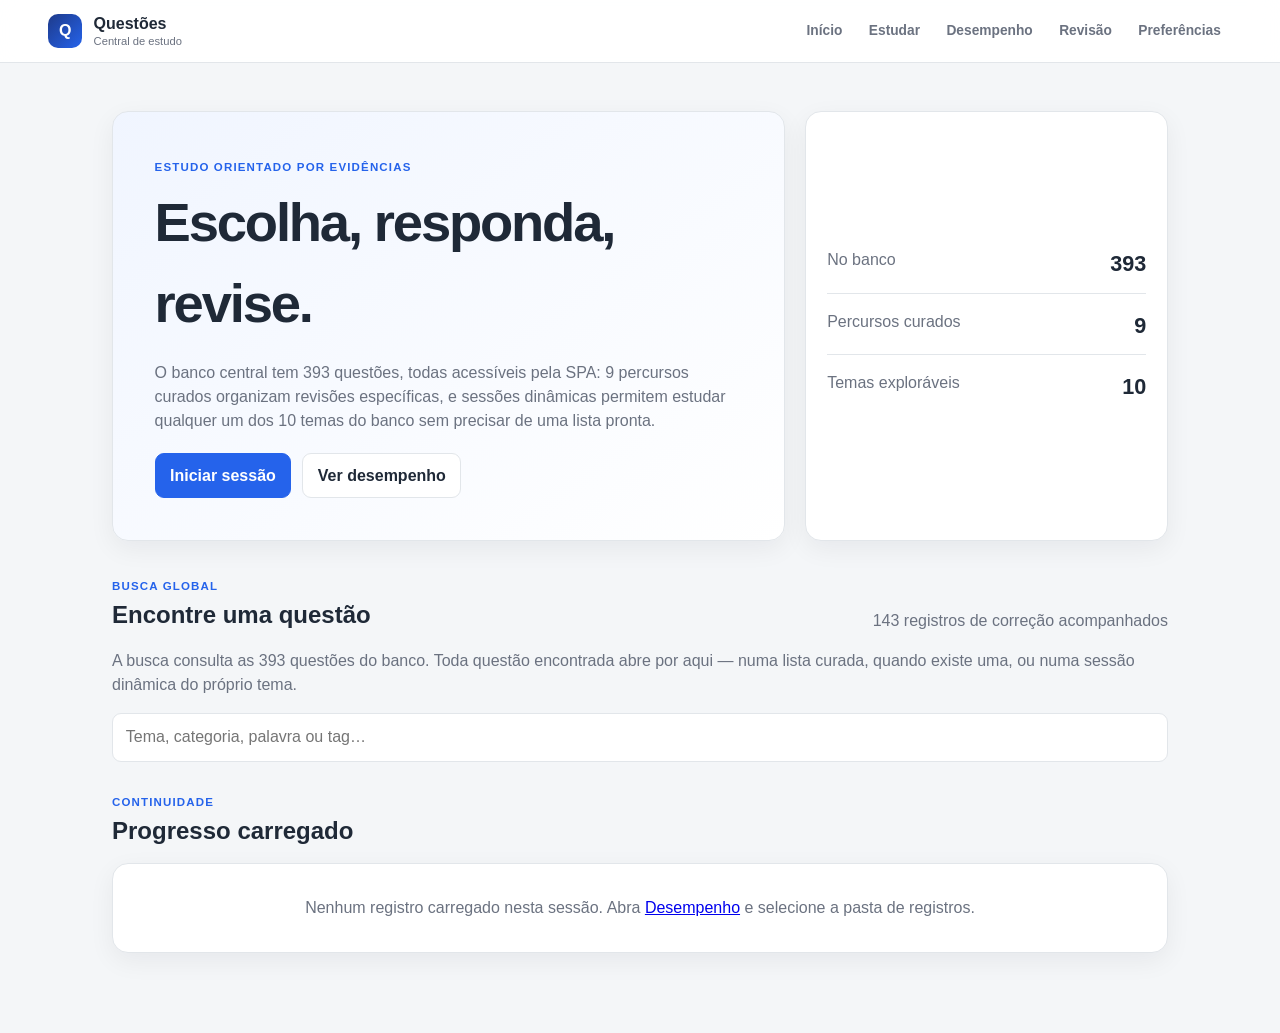
<file: index.html>
<!DOCTYPE html>
<html lang="pt-BR">
<head>
  <meta charset="UTF-8">
  <meta name="viewport" content="width=device-width, initial-scale=1.0">
  <title>Questões — Central de estudo</title>
  <link rel="stylesheet" href="_shared/theme.css">
  <link rel="stylesheet" href="styles/app.css">
</head>
<body class="spa-shell">
  <header class="app-header">
    <a class="brand" href="#/inicio" aria-label="Questões — início"><span class="brand-mark">Q</span><span><strong>Questões</strong><small>Central de estudo</small></span></a>
    <nav class="app-nav" aria-label="Navegação principal">
      <a href="#/inicio" data-route-link="inicio">Início</a>
      <a href="#/seletor" data-route-link="seletor">Estudar</a>
      <a href="#/desempenho" data-route-link="desempenho">Desempenho</a>
      <a href="#/revisao" data-route-link="revisao">Revisão</a>
      <a href="#/preferencias" data-route-link="preferencias">Preferências</a>
    </nav>
  </header>
  <div id="protocol-warning" class="protocol-warning" hidden role="alert"></div>
  <main id="app" class="app-main" tabindex="-1" aria-live="polite">
    <div class="route-state"><span class="spinner" aria-hidden="true"></span>Carregando…</div>
  </main>

  <div class="settings-overlay" id="settings-overlay" aria-hidden="true">
    <section class="settings-dialog" role="dialog" aria-modal="true" aria-labelledby="settings-title">
      <div class="settings-header"><h2 id="settings-title">Configurações</h2><button type="button" class="settings-close" aria-label="Fechar configurações">×</button></div>
      <div class="settings-body">
        <div class="setting-row"><div class="setting-copy"><strong>Tema</strong><span>Claridade da interface.</span></div><div class="segmented-control"><button type="button" data-theme-choice="light">Claro</button><button type="button" data-theme-choice="dark">Escuro</button></div></div>
        <div class="setting-row"><div class="setting-copy"><strong>Paleta</strong><span>Normal ou pré-sono.</span></div><div class="segmented-control"><button type="button" data-palette-choice="normal">Normal</button><button type="button" data-palette-choice="presleep">Pré-sono</button></div></div>
        <div class="setting-row"><div class="setting-copy"><strong>Questões</strong><span>Lista ou uma por vez.</span></div><div class="segmented-control"><button type="button" data-view-choice="list">Lista</button><button type="button" data-view-choice="focus">Uma por vez</button></div></div>
      </div>
      <div class="settings-footer"><button type="button" class="settings-done">Concluído</button></div>
    </section>
  </div>
  <script src="_shared/app.js"></script>
  <script type="module" src="app/main.mjs"></script>
</body>
</html>
</file>
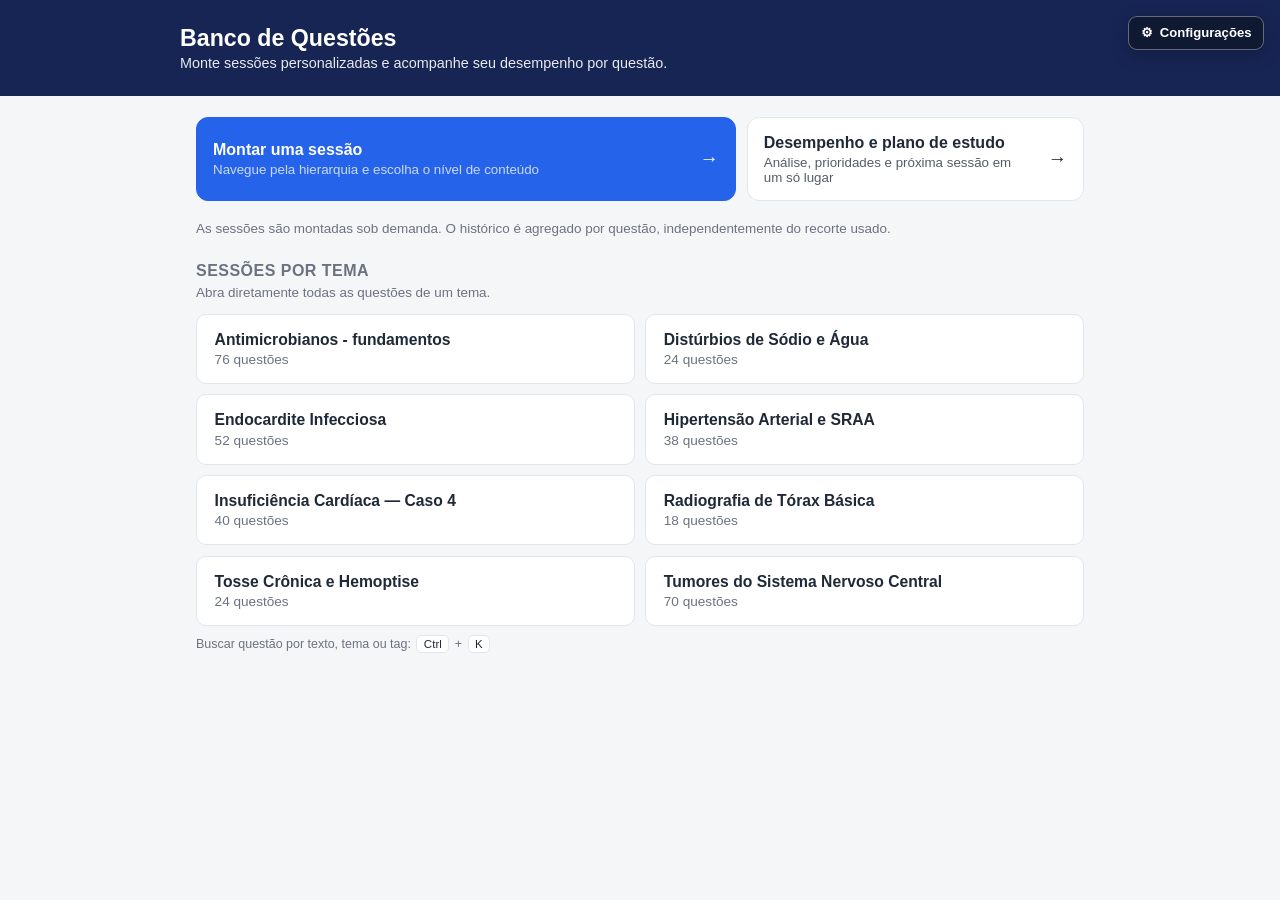
<file: index-legado.html>
<!DOCTYPE html>
<html lang="pt-BR">
<head>
<meta charset="UTF-8">
<meta name="viewport" content="width=device-width, initial-scale=1.0">
<title>Questões</title>
<style>
  :root {
    --bg: #f4f6f8; --card-bg: #ffffff; --text: #1f2937; --text-muted: #6b7280;
    --border: #e2e6ea; --accent: #2563eb; --shadow: 0 1px 3px rgba(16,24,40,0.08), 0 1px 2px rgba(16,24,40,0.04);
  }
  * { box-sizing: border-box; }
  [hidden] { display: none !important; }
  body { margin: 0; font-family: -apple-system, BlinkMacSystemFont, "Segoe UI", Roboto, Helvetica, Arial, sans-serif; background: var(--bg); color: var(--text); }
  header { background: #172554; color: #fff; padding: 1.55rem 1.5rem; }
  .header-inner { max-width: 920px; margin: 0 auto; }
  header h1 { margin: 0 0 0.2rem; font-size: 1.45rem; }
  header p { margin: 0; opacity: 0.9; font-size: 0.9rem; }
  .container { max-width: 920px; margin: 0 auto; padding: 1.35rem 1rem 3rem; }
  h2 { font-size: 1rem; color: var(--text-muted); text-transform: uppercase; letter-spacing: 0.03em; margin: 1.6rem 0 0.7rem; }
  .card {
    display: block; background: var(--card-bg); border: 1px solid var(--border); border-radius: 10px;
    padding: 1rem 1.1rem; margin-bottom: 0.7rem; text-decoration: none; color: var(--text); box-shadow: var(--shadow);
  }
  .card:hover { border-color: var(--accent); }
  .card .title { font-weight: 600; font-size: 0.98rem; margin-bottom: 0.2rem; }
  .card .desc { font-size: 0.85rem; color: var(--text-muted); }
  .section-note { margin: -0.25rem 0 0.9rem; color: var(--text-muted); font-size: 0.84rem; line-height: 1.45; }
  .progress-summary { display: grid; grid-template-columns: repeat(3, 1fr); gap: 0.65rem; margin: 0 0 0.85rem; }
  .progress-box { background: var(--card-bg); border: 1px solid var(--border); border-radius: 10px; padding: 0.8rem; text-align: center; }
  .progress-box strong { display: block; font-size: 1.25rem; }
  .progress-box span { color: var(--text-muted); font-size: 0.76rem; }
  .card.status-done { border-left: 5px solid #22c55e; }
  .card.status-new { border-left: 5px solid #f59e0b; }
  .badge { display: inline-block; margin-bottom: 0.45rem; padding: 0.18rem 0.48rem; border-radius: 999px; font-size: 0.7rem; font-weight: 700; letter-spacing: 0.03em; text-transform: uppercase; }
  .badge.done { color: #166534; background: #dcfce7; }
  .badge.new { color: #92400e; background: #fef3c7; }
  .card .action { margin-top: 0.55rem; font-size: 0.8rem; font-weight: 600; color: var(--accent); }
  .study-guide { background: var(--card-bg); border: 1px solid var(--border); border-radius: 10px; margin-bottom: 0.75rem; box-shadow: var(--shadow); overflow: hidden; transition: border-color 180ms ease, box-shadow 180ms ease; }
  .study-guide:hover { border-color: color-mix(in srgb, var(--accent) 55%, var(--border)); }
  .study-guide[open] { border-color: color-mix(in srgb, var(--accent) 45%, var(--border)); box-shadow: 0 8px 24px rgba(16,24,40,0.10); }
  .study-guide summary { display: flex; align-items: center; gap: 0.7rem; cursor: pointer; padding: 1rem 1.1rem; font-weight: 650; list-style: none; user-select: none; transition: background-color 180ms ease, color 180ms ease; }
  .study-guide summary::-webkit-details-marker { display: none; }
  .study-guide summary::before { content: ""; flex: 0 0 auto; width: 0.48rem; height: 0.48rem; border-right: 2px solid currentColor; border-bottom: 2px solid currentColor; transform: rotate(-45deg); transform-origin: center; opacity: 0.75; transition: transform 260ms cubic-bezier(.2,.8,.2,1), opacity 180ms ease; }
  .study-guide summary:hover { color: var(--accent); background: color-mix(in srgb, var(--accent) 5%, transparent); }
  .study-guide summary:focus-visible { outline: 3px solid color-mix(in srgb, var(--accent) 45%, transparent); outline-offset: -3px; border-radius: 9px; }
  .study-guide[open] summary { color: var(--accent); border-bottom: 1px solid var(--border); }
  .study-guide[open] summary::before { transform: rotate(45deg); opacity: 1; }
  .study-content { padding: 0.25rem 1.1rem 1.05rem; font-size: 0.86rem; line-height: 1.55; }
  .study-content h3 { margin: 0.9rem 0 0.25rem; font-size: 0.83rem; color: var(--text-muted); text-transform: uppercase; letter-spacing: 0.025em; }
  .study-content ol, .study-content ul { margin: 0.25rem 0 0.5rem; padding-left: 1.25rem; }
  .study-content li { margin: 0.28rem 0; }
  .study-content a { color: var(--accent); text-underline-offset: 2px; }
  .study-content .method { border-left: 3px solid var(--accent); padding: 0.55rem 0.7rem; margin-top: 0.8rem; background: color-mix(in srgb, var(--accent) 7%, var(--card-bg)); border-radius: 0 6px 6px 0; }
  .priority { display: inline-block; padding: 0.14rem 0.42rem; margin-right: 0.25rem; border-radius: 999px; font-size: 0.68rem; font-weight: 700; background: #dbeafe; color: #1e40af; }
  .session-dashboard { --blue:#2563eb; --cyan:#0891b2; --amber:#d97706; --green:#16a34a; --violet:#7c3aed; margin: 0.2rem 0 1.15rem; }
  .session-hero { position: relative; overflow: hidden; display: grid; grid-template-columns: 1.35fr .65fr; gap: 1rem; padding: 1.25rem; border: 1px solid color-mix(in srgb, var(--accent) 24%, var(--border)); border-radius: 16px; color: var(--text); background: linear-gradient(135deg, color-mix(in srgb, var(--accent) 12%, var(--card-bg)), var(--card-bg) 62%); box-shadow: 0 14px 36px rgba(15,23,42,.08); }
  .session-hero::after { content:""; position:absolute; width:190px; height:190px; right:-72px; top:-104px; border-radius:50%; border:35px solid color-mix(in srgb, var(--accent) 11%, transparent); }
  .session-kicker { margin:0 0 .35rem; color:var(--accent); font-size:.7rem; font-weight:800; letter-spacing:.09em; text-transform:uppercase; }
  .session-hero h2 { margin:0; font-size:clamp(1.15rem,3vw,1.55rem); letter-spacing:-.025em; }
  .session-hero p { margin:.45rem 0 0; max-width:56ch; color:var(--text-muted); font-size:.84rem; }
  .session-score { position:relative; z-index:1; display:flex; align-items:center; justify-content:center; gap:.8rem; }
  .session-ring { --value:62; width:82px; aspect-ratio:1; display:grid; place-items:center; border-radius:50%; background:conic-gradient(var(--accent) calc(var(--value)*1%), color-mix(in srgb,var(--border) 72%,transparent) 0); }
  .session-ring::before { content:""; width:62px; aspect-ratio:1; border-radius:50%; background:var(--card-bg); }
  .session-ring strong { position:absolute; font-size:1.05rem; }
  .session-score-copy strong,.session-score-copy span { display:block; }
  .session-score-copy strong { font-size:.86rem; }
  .session-score-copy span { color:var(--text-muted); font-size:.72rem; }
  .session-metrics { display:grid; grid-template-columns:repeat(3,1fr); gap:.65rem; margin:.7rem 0; }
  .session-metric { padding:.75rem .85rem; border:1px solid var(--border); border-radius:12px; background:var(--card-bg); }
  .session-metric strong { display:block; font-size:1.12rem; letter-spacing:-.02em; }
  .session-metric span { display:block; margin-top:.12rem; color:var(--text-muted); font-size:.72rem; }
  .session-grid { display:grid; grid-template-columns:1.15fr .85fr; gap:.7rem; }
  .session-card { padding:1rem; border:1px solid var(--border); border-radius:14px; background:var(--card-bg); }
  .session-card-head { display:flex; align-items:flex-start; justify-content:space-between; gap:.75rem; margin-bottom:.8rem; }
  .session-card h3 { margin:0; font-size:.86rem; }
  .session-card-head span { color:var(--text-muted); font-size:.7rem; }
  .topic-row { display:grid; grid-template-columns:minmax(116px,1fr) 1.45fr 38px; align-items:center; gap:.65rem; margin:.65rem 0; }
  .topic-label strong,.topic-label small { display:block; }
  .topic-label strong { font-size:.77rem; }
  .topic-label small { color:var(--text-muted); font-size:.65rem; }
  .topic-track { height:8px; overflow:hidden; border-radius:99px; background:color-mix(in srgb,var(--border) 70%,transparent); }
  .topic-fill { height:100%; width:var(--progress); border-radius:inherit; background:var(--bar,var(--accent)); }
  .topic-value { text-align:right; color:var(--text-muted); font-size:.7rem; font-variant-numeric:tabular-nums; }
  .session-legend { display:flex; flex-wrap:wrap; gap:.65rem; margin-top:.75rem; color:var(--text-muted); font-size:.66rem; }
  .session-legend span::before { content:""; display:inline-block; width:.48rem; height:.48rem; margin-right:.3rem; border-radius:50%; background:var(--dot); }
  .today-plan { counter-reset:session-step; list-style:none; margin:0; padding:0; }
  .today-plan li { counter-increment:session-step; position:relative; padding:0 0 .82rem 2.2rem; }
  .today-plan li:not(:last-child)::after { content:""; position:absolute; left:.78rem; top:1.35rem; bottom:.05rem; width:1px; background:var(--border); }
  .today-plan li::before { content:counter(session-step); position:absolute; left:0; top:.05rem; width:1.55rem; height:1.55rem; display:grid; place-items:center; border-radius:50%; color:#fff; background:var(--step,var(--accent)); font-size:.7rem; font-weight:800; }
  .today-plan strong,.today-plan small { display:block; }
  .today-plan strong { font-size:.78rem; }
  .today-plan small { margin-top:.12rem; color:var(--text-muted); font-size:.68rem; line-height:1.4; }
  .data-caveat { display:flex; gap:.55rem; align-items:flex-start; margin-top:.7rem; padding:.65rem .75rem; border-radius:10px; color:#805400; background:#fff7e6; font-size:.7rem; line-height:1.4; }
  .analysis-title { display:flex; align-items:end; justify-content:space-between; gap:1rem; margin:1.35rem 0 .65rem; }
  .analysis-title h2,.analysis-title p { margin:0; }
  .analysis-title p { color:var(--text-muted); font-size:.75rem; }
  .priority-grid { display:grid; grid-template-columns:repeat(2,minmax(0,1fr)); gap:.65rem; margin-bottom:1.2rem; }
  .priority-card { position:relative; overflow:hidden; min-height:128px; padding:1rem 1rem .9rem; border:1px solid var(--border); border-radius:14px; background:var(--card-bg); }
  .priority-card::before { content:""; position:absolute; inset:0 auto 0 0; width:4px; background:var(--tone); }
  .priority-rank { display:inline-flex; align-items:center; gap:.35rem; color:var(--tone); font-size:.68rem; font-weight:800; text-transform:uppercase; letter-spacing:.04em; }
  .priority-card h3 { margin:.45rem 0 .3rem; font-size:.9rem; }
  .priority-card p { margin:0; color:var(--text-muted); font-size:.73rem; line-height:1.45; }
  .priority-card a { display:inline-block; margin-top:.6rem; color:var(--tone); font-size:.72rem; font-weight:750; text-decoration:none; }
  .priority-card a:hover { text-decoration:underline; }
  .quick-actions { display: grid; grid-template-columns: 1.6fr 1fr; gap: 0.7rem; margin-bottom: 1.35rem; }
  .quick-action { display: flex; align-items: center; justify-content: space-between; gap: 1rem; min-height: 76px; padding: 0.95rem 1rem; border: 1px solid var(--border); border-radius: 12px; color: var(--text); background: var(--card-bg); text-decoration: none; }
  .quick-action.primary { color: #fff; border-color: #2563eb; background: #2563eb; }
  .quick-action strong, .quick-action small { display: block; }
  .quick-action small { margin-top: 0.2rem; color: inherit; opacity: 0.76; }
  .quick-action .arrow { font-size: 1.2rem; }
  .progress-panel { background: var(--card-bg); border: 1px solid var(--border); border-radius: 12px; overflow: hidden; margin-bottom: 1.35rem; }
  .progress-panel > h2 { margin: 0; padding: 0.9rem 1rem 0.35rem; color: var(--text); text-transform: none; letter-spacing: 0; font-size: 1rem; }
  .progress-item { display: grid; grid-template-columns: minmax(180px, 1fr) 2fr auto; align-items: center; gap: 1rem; padding: 0.85rem 1rem; border-top: 1px solid var(--border); }
  .progress-item:first-of-type { border-top: 0; }
  .progress-meta strong, .progress-meta span { display: block; }
  .progress-meta span { margin-top: 0.15rem; color: var(--text-muted); font-size: 0.78rem; }
  .progress-track { height: 7px; overflow: hidden; border-radius: 999px; background: var(--border); }
  .progress-track span { display: block; width: var(--progress); height: 100%; border-radius: inherit; background: #22c55e; }
  .progress-count { color: var(--text-muted); font-size: 0.8rem; white-space: nowrap; }
  .progress-actions { display: flex; gap: 0.45rem; grid-column: 2 / 4; }
  .compact-link { color: var(--accent); font-size: 0.8rem; font-weight: 650; text-decoration: none; }
  .catalog-head { display: flex; align-items: end; justify-content: space-between; gap: 1rem; margin: 1.5rem 0 0.7rem; }
  .catalog-head h2 { margin: 0; }
  .catalog-head p { margin: 0.2rem 0 0; }
  .search { width: min(290px, 42vw); padding: 0.65rem 0.75rem; border: 1px solid var(--border); border-radius: 9px; color: var(--text); background: var(--card-bg); font: inherit; }
  .list-grid { display: grid; grid-template-columns: repeat(2, minmax(0, 1fr)); gap: 0.65rem; }
  .list-grid .card { margin: 0; box-shadow: none; }
  .empty-state { display: none; padding: 1rem; color: var(--text-muted); text-align: center; }
  .resource-panel { margin-top: 1.4rem; border-top: 1px solid var(--border); }
  .resource-panel > summary { cursor: pointer; list-style: none; padding: 1rem 0; font-weight: 650; }
  .resource-panel > summary::-webkit-details-marker { display: none; }
  .resource-panel > summary::after { content: "+"; float: right; color: var(--text-muted); font-size: 1.2rem; }
  .resource-panel[open] > summary::after { content: "−"; }
  .resource-panel-body { padding-bottom: 0.5rem; }
  .settings-trigger { position: fixed; top: 1rem; right: 1rem; z-index: 50; display: inline-flex; align-items: center; gap: 0.45rem; border: 1px solid rgba(255,255,255,0.35); border-radius: 9px; padding: 0.52rem 0.72rem; background: rgba(15,23,42,0.78); color: #fff; font: inherit; font-size: 0.82rem; font-weight: 700; cursor: pointer; box-shadow: 0 5px 18px rgba(0,0,0,0.22); backdrop-filter: blur(8px); }
  .settings-trigger:hover { background: var(--accent); }
  .settings-overlay { position: fixed; inset: 0; z-index: 100; display: none; align-items: center; justify-content: center; padding: 1rem; background: rgba(15,23,42,0.58); backdrop-filter: blur(4px); }
  .settings-overlay.open { display: flex; }
  .settings-dialog { width: min(28rem,100%); background: var(--card-bg); color: var(--text); border: 1px solid var(--border); border-radius: 16px; box-shadow: 0 24px 70px rgba(0,0,0,.3); }
  .settings-header { display: flex; justify-content: space-between; gap: 1rem; padding: 1.2rem 1.25rem 1rem; border-bottom: 1px solid var(--border); }
  .settings-header h2 { margin: 0; color: var(--text); text-transform: none; letter-spacing: 0; font-size: 1.15rem; }
  .settings-header p { margin: .18rem 0 0; color: var(--text-muted); font-size: .82rem; }
  .settings-close { width: 2rem; height: 2rem; border: 0; border-radius: 8px; background: transparent; color: var(--text-muted); font-size: 1.35rem; cursor: pointer; }
  .settings-body { padding: 1.1rem 1.25rem; }
  .setting-row { display: flex; align-items: center; justify-content: space-between; gap: 1rem; padding: .9rem; border: 1px solid var(--border); border-radius: 11px; background: var(--bg); }
  .setting-copy strong,.setting-copy span { display:block; } .setting-copy span { margin-top:.15rem; color:var(--text-muted); font-size:.76rem; }
  .segmented-control { display:inline-flex; padding:.2rem; gap:.15rem; border:1px solid var(--border); border-radius:9px; background:var(--card-bg); box-shadow:var(--shadow); }
  .segmented-control button { border:0; border-radius:6px; padding:.38rem .58rem; background:transparent; color:var(--text-muted); font:inherit; font-size:.78rem; font-weight:650; cursor:pointer; }
  .segmented-control button.active { color:#fff; background:var(--accent); }
  .settings-footer { display:flex; justify-content:flex-end; padding:0 1.25rem 1.2rem; }
  .settings-done { border:0; border-radius:8px; padding:.58rem 1rem; background:var(--accent); color:#fff; font:inherit; font-weight:700; cursor:pointer; }
  body.settings-open { overflow:hidden; }
  @media (max-width: 680px) { .quick-actions, .list-grid, .session-grid { grid-template-columns: 1fr; } .session-hero { grid-template-columns:1fr; } .session-score { justify-content:flex-start; } .progress-item { grid-template-columns: 1fr auto; gap: 0.55rem; } .progress-track { grid-column: 1 / 3; } .progress-actions { grid-column: 1 / 3; } .catalog-head { align-items: stretch; flex-direction: column; } .search { width: 100%; } }
  @media (max-width: 520px) { .progress-summary,.session-metrics,.priority-grid { grid-template-columns: 1fr; } .topic-row { grid-template-columns:minmax(105px,1fr) 1.2fr 34px; gap:.45rem; } }
  @media (prefers-reduced-motion: reduce) {
    .study-guide, .study-guide summary, .study-guide summary::before { transition: none; }
  }
  :root[data-theme="dark"] { --bg: #0f1115; --card-bg: #181b21; --text: #e5e7eb; --text-muted: #9aa2b1; --border: #2a2e37; --accent: #60a5fa; --shadow: 0 1px 3px rgba(0,0,0,0.4); }
  :root[data-theme="dark"] header { background: linear-gradient(135deg, #1e3a8a, #312e81); }
  :root[data-theme="dark"] .badge.done { color: #86efac; background: #14532d; }
  :root[data-theme="dark"] .badge.new { color: #fde68a; background: #713f12; }
  :root[data-theme="dark"] .priority { color: #bfdbfe; background: #1e3a8a; }
  :root[data-theme="dark"] .data-caveat { color:#f5d58a; background:#2e2013; }
  :root[data-palette="presleep"] { --accent: #d9822b; }
  :root[data-palette="presleep"] header { background: linear-gradient(135deg, #6b3f14, #a15c1a); }
  :root[data-palette="presleep"] .priority { color: #6b3f14; background: #fbe9d3; }
  :root[data-theme="dark"][data-palette="presleep"] { --bg: #15100c; --card-bg: #201810; --text: #ece0cf; --text-muted: #ab9a83; --border: #362a1c; --accent: #e0993d; --shadow: 0 1px 3px rgba(0,0,0,0.5); }
  :root[data-theme="dark"][data-palette="presleep"] header { background: linear-gradient(135deg, #2c1d0f, #5a3a16); }
  :root[data-theme="dark"][data-palette="presleep"] .badge.done { color: #d5e8b0; background: #263314; }
  :root[data-theme="dark"][data-palette="presleep"] .badge.new { color: #f5d58a; background: #4a3312; }
  :root[data-theme="dark"][data-palette="presleep"] .priority { color: #f0b96a; background: #3a2711; }
  @media (max-width:520px) { .settings-trigger .settings-label { display:none; } .setting-row { align-items:stretch; flex-direction:column; } .segmented-control button { flex:1; } }

  /* ---- Busca global (Ctrl+K) ---- */
  .global-search-hint { display: inline-flex; align-items: center; gap: 0.35rem; margin-top: 0.6rem; color: var(--text-muted); font-size: 0.78rem; }
  .global-search-hint kbd { padding: 0.1rem 0.4rem; border: 1px solid var(--border); border-radius: 5px; background: var(--card-bg); font: inherit; font-size: 0.72rem; color: var(--text); }
  .search-overlay { position: fixed; inset: 0; z-index: 200; display: none; align-items: flex-start; justify-content: center; padding: 10vh 1rem 1rem; background: rgba(15,23,42,0.58); backdrop-filter: blur(4px); }
  .search-overlay.open { display: flex; }
  .search-dialog { width: min(38rem, 100%); max-height: min(70vh, 640px); display: flex; flex-direction: column; background: var(--card-bg); color: var(--text); border: 1px solid var(--border); border-radius: 14px; box-shadow: 0 24px 70px rgba(0,0,0,.35); overflow: hidden; }
  .search-input-row { display: flex; align-items: center; gap: 0.6rem; padding: 0.85rem 1rem; border-bottom: 1px solid var(--border); }
  .search-input-row .icon { color: var(--text-muted); font-size: 1rem; }
  #global-search-input { flex: 1; border: 0; background: transparent; color: var(--text); font: inherit; font-size: 0.98rem; outline: none; }
  .search-input-row .search-esc { color: var(--text-muted); font-size: 0.72rem; border: 1px solid var(--border); border-radius: 5px; padding: 0.1rem 0.4rem; }
  .search-results { overflow-y: auto; padding: 0.4rem; }
  .search-result { display: block; width: 100%; text-align: left; padding: 0.65rem 0.75rem; border: 0; border-radius: 9px; background: transparent; color: var(--text); cursor: pointer; font: inherit; }
  .search-result:hover, .search-result.active { background: var(--accent-soft); }
  .search-result .sr-path { font-size: 0.72rem; color: var(--accent); font-weight: 650; margin-bottom: 0.2rem; }
  .search-result .sr-text { font-size: 0.87rem; line-height: 1.4; margin-bottom: 0.25rem; }
  .search-result .sr-meta { display: flex; gap: 0.4rem; flex-wrap: wrap; font-size: 0.68rem; color: var(--text-muted); }
  .search-result .sr-meta .sr-tag { padding: 0.08rem 0.4rem; border-radius: 999px; background: var(--border); }
  .search-state { padding: 1.5rem 1.25rem; text-align: center; color: var(--text-muted); font-size: 0.85rem; }
  .search-state.hidden { display: none; }
  .search-footer { padding: 0.55rem 1rem; border-top: 1px solid var(--border); color: var(--text-muted); font-size: 0.72rem; text-align: right; }
  :root[data-theme="dark"] .search-result .sr-meta .sr-tag { background: #262b35; }
  body.search-open { overflow: hidden; }
</style>
</head>
<body>
<button type="button" class="settings-trigger" aria-haspopup="dialog" aria-label="Abrir configurações"><span aria-hidden="true">⚙</span><span class="settings-label">Configurações</span></button>
<header>
  <div class="header-inner">
    <h1>Banco de Questões</h1>
    <p>Monte sessões personalizadas e acompanhe seu desempenho por questão.</p>
  </div>
</header>
<div class="container">
  <nav class="quick-actions" aria-label="Ações principais">
    <a class="quick-action primary" href="medicina/seletor.html">
      <span><strong>Montar uma sessão</strong><small>Navegue pela hierarquia e escolha o nível de conteúdo</small></span>
      <span class="arrow" aria-hidden="true">→</span>
    </a>
    <a class="quick-action" href="_dados/dashboard.html">
      <span><strong>Desempenho e plano de estudo</strong><small>Análise, prioridades e próxima sessão em um só lugar</small></span>
      <span class="arrow" aria-hidden="true">→</span>
    </a>
  </nav>

  <p class="section-note home-note">As sessões são montadas sob demanda. O histórico é agregado por questão, independentemente do recorte usado.</p>

  <section aria-labelledby="topic-sessions-title">
    <div class="catalog-head">
      <div>
        <h2 id="topic-sessions-title">Sessões por tema</h2>
        <p class="section-note">Abra diretamente todas as questões de um tema.</p>
      </div>
    </div>
    <div class="list-grid" id="list-grid">
      <!-- TOPIC_SESSIONS_START -->
      <a class="card" href="medicina/seletor.html?hierarquia=%5B%22Medicina%22%2C%22Farmacologia%22%2C%22Antimicrobianos%22%5D"><div class="title">Antimicrobianos - fundamentos</div><div class="desc">76 questões</div></a>
      <a class="card" href="medicina/seletor.html?hierarquia=%5B%22Medicina%22%2C%22Fisiologia%20e%20fisiopatologia%22%2C%22Dist%C3%BArbios%20de%20S%C3%B3dio%20e%20%C3%81gua%22%5D"><div class="title">Distúrbios de Sódio e Água</div><div class="desc">24 questões</div></a>
      <a class="card" href="medicina/seletor.html?hierarquia=%5B%22Medicina%22%2C%22Infectologia%22%2C%22Endocardite%20Infecciosa%22%5D"><div class="title">Endocardite Infecciosa</div><div class="desc">52 questões</div></a>
      <a class="card" href="medicina/seletor.html?hierarquia=%5B%22Medicina%22%2C%22Farmacologia%22%2C%22Hipertens%C3%A3o%20Arterial%20e%20SRAA%22%5D"><div class="title">Hipertensão Arterial e SRAA</div><div class="desc">38 questões</div></a>
      <a class="card" href="medicina/seletor.html?hierarquia=%5B%22Medicina%22%2C%22Cardiologia%22%2C%22Insufici%C3%AAncia%20Card%C3%ADaca%20%E2%80%94%20Caso%204%22%5D"><div class="title">Insuficiência Cardíaca — Caso 4</div><div class="desc">40 questões</div></a>
      <a class="card" href="medicina/seletor.html?hierarquia=%5B%22Medicina%22%2C%22Radiologia%22%2C%22Radiografia%20de%20T%C3%B3rax%20B%C3%A1sica%22%5D"><div class="title">Radiografia de Tórax Básica</div><div class="desc">18 questões</div></a>
      <a class="card" href="medicina/seletor.html?hierarquia=%5B%22Medicina%22%2C%22Pneumologia%22%2C%22Tosse%20Cr%C3%B4nica%20e%20Hemoptise%22%5D"><div class="title">Tosse Crônica e Hemoptise</div><div class="desc">24 questões</div></a>
      <a class="card" href="medicina/seletor.html?hierarquia=%5B%22Medicina%22%2C%22Neurocirurgia%22%2C%22Tumores%20do%20Sistema%20Nervoso%20Central%22%5D"><div class="title">Tumores do Sistema Nervoso Central</div><div class="desc">70 questões</div></a>
      <!-- TOPIC_SESSIONS_END -->
    </div>
  </section>

  <p class="global-search-hint">Buscar questão por texto, tema ou tag: <kbd>Ctrl</kbd>+<kbd>K</kbd></p>

</div>
<div class="search-overlay" id="search-overlay" aria-hidden="true">
  <section class="search-dialog" role="dialog" aria-modal="true" aria-label="Busca de questões">
    <div class="search-input-row">
      <span class="icon" aria-hidden="true">🔎</span>
      <input type="text" id="global-search-input" placeholder="Buscar por texto, tema, categoria ou tag..." autocomplete="off" spellcheck="false">
      <span class="search-esc">Esc</span>
    </div>
    <div class="search-results" id="search-results" role="listbox" aria-label="Resultados da busca"></div>
    <p class="search-state" id="search-state">Digite ao menos 2 caracteres para buscar entre as questões do banco.</p>
    <div class="search-footer" id="search-footer" hidden></div>
  </section>
</div>
<div class="settings-overlay" id="settings-overlay" aria-hidden="true"><section class="settings-dialog" role="dialog" aria-modal="true" aria-labelledby="settings-title"><div class="settings-header"><div><h2 id="settings-title">Configurações</h2><p>Personalize a aparência do banco de questões.</p></div><button type="button" class="settings-close" aria-label="Fechar configurações">&times;</button></div><div class="settings-body"><div class="setting-row"><div class="setting-copy"><strong>Tema</strong><span>Escolha a claridade da interface.</span></div><div class="segmented-control" aria-label="Tema da interface"><button type="button" data-theme-choice="light" aria-pressed="false">Claro</button><button type="button" data-theme-choice="dark" aria-pressed="false">Escuro</button></div></div><div class="setting-row"><div class="setting-copy"><strong>Paleta de cores</strong><span>Normal ou tons que afetam menos o sono.</span></div><div class="segmented-control" aria-label="Paleta de cores"><button type="button" data-palette-choice="normal" aria-pressed="false">Normal</button><button type="button" data-palette-choice="presleep" aria-pressed="false">Pré-sono</button></div></div></div><div class="settings-footer"><button type="button" class="settings-done">Concluído</button></div></section></div>
<script>
const settingsOverlay = document.getElementById("settings-overlay");
const settingsTrigger = document.querySelector(".settings-trigger");
function setTheme(mode) { const theme = mode === "dark" ? "dark" : "light"; document.documentElement.dataset.theme = theme; document.querySelectorAll("[data-theme-choice]").forEach(button => { const active = button.dataset.themeChoice === theme; button.classList.toggle("active", active); button.setAttribute("aria-pressed", String(active)); }); try { localStorage.setItem("questoes-theme", theme); } catch (_) {} }
function setPalette(mode) { const palette = mode === "presleep" ? "presleep" : "normal"; document.documentElement.dataset.palette = palette; document.querySelectorAll("[data-palette-choice]").forEach(button => { const active = button.dataset.paletteChoice === palette; button.classList.toggle("active", active); button.setAttribute("aria-pressed", String(active)); }); try { localStorage.setItem("questoes-palette", palette); } catch (_) {} }
function openSettings() { settingsOverlay.classList.add("open"); settingsOverlay.setAttribute("aria-hidden","false"); document.body.classList.add("settings-open"); settingsOverlay.querySelector(".settings-close").focus(); }
function closeSettings() { settingsOverlay.classList.remove("open"); settingsOverlay.setAttribute("aria-hidden","true"); document.body.classList.remove("settings-open"); settingsTrigger.focus(); }
settingsTrigger.addEventListener("click", openSettings); settingsOverlay.querySelector(".settings-close").addEventListener("click", closeSettings); settingsOverlay.querySelector(".settings-done").addEventListener("click", closeSettings); settingsOverlay.addEventListener("click", event => { if (event.target === settingsOverlay) closeSettings(); }); document.addEventListener("keydown", event => { if (event.key === "Escape" && settingsOverlay.classList.contains("open")) closeSettings(); }); document.querySelectorAll("[data-theme-choice]").forEach(button => button.addEventListener("click", () => setTheme(button.dataset.themeChoice))); document.querySelectorAll("[data-palette-choice]").forEach(button => button.addEventListener("click", () => setPalette(button.dataset.paletteChoice))); let savedTheme = "light", savedPalette = "normal"; try { savedTheme = localStorage.getItem("questoes-theme") || "light"; savedPalette = localStorage.getItem("questoes-palette") || "normal"; } catch (_) {} setTheme(savedTheme); setPalette(savedPalette);
  (() => {
    const guides = [...document.querySelectorAll('.study-guide')];
    const reduceMotion = window.matchMedia('(prefers-reduced-motion: reduce)');

    const animateGuide = (guide, opening) => {
      const summary = guide.querySelector('summary');
      const startHeight = `${guide.offsetHeight}px`;

      guide.open = true;
      const borderHeight = guide.offsetHeight - guide.clientHeight;
      const endHeight = opening
        ? `${guide.scrollHeight + borderHeight}px`
        : `${summary.offsetHeight + borderHeight}px`;

      if (reduceMotion.matches) {
        guide.open = opening;
        return;
      }

      guide.getAnimations().forEach(animation => animation.cancel());
      guide.style.overflow = 'hidden';
      const animation = guide.animate(
        { height: [startHeight, endHeight] },
        { duration: opening ? 320 : 240, easing: 'cubic-bezier(.2,.8,.2,1)' }
      );

      animation.onfinish = () => {
        guide.open = opening;
        guide.style.overflow = '';
      };
    };

    guides.forEach(guide => {
      guide.querySelector('summary').addEventListener('click', event => {
        event.preventDefault();
        const opening = !guide.open;

        if (opening) {
          guides
            .filter(other => other !== guide && other.open)
            .forEach(other => animateGuide(other, false));
        }

        animateGuide(guide, opening);
      });
    });

    const search = document.querySelector('#list-search');
    const cards = [...document.querySelectorAll('#list-grid .card')];
    const emptyState = document.querySelector('#empty-state');
    const normalize = value => value.normalize('NFD').replace(/[\u0300-\u036f]/g, '').toLowerCase();

    search?.addEventListener('input', () => {
      const query = normalize(search.value.trim());
      let visible = 0;
      cards.forEach(card => {
        const match = !query || normalize(card.textContent).includes(query);
        card.hidden = !match;
        if (match) visible += 1;
      });
      emptyState.style.display = visible ? 'none' : 'block';
    });
  })();

  // ---------- Busca global (Ctrl+K) ----------
  // Lê _banco/banco-questoes.json diretamente no navegador (somente leitura,
  // não altera o banco). Em navegadores abertos via arquivo local (file://),
  // fetch() de outro arquivo local é bloqueado por política de origem — a
  // busca detecta isso e mostra uma mensagem em vez de falhar silenciosamente.
  // Basta um servidor estático simples (ex.: "npx serve .") para habilitá-la.
  (() => {
    const overlay = document.getElementById('search-overlay');
    const input = document.getElementById('global-search-input');
    const resultsEl = document.getElementById('search-results');
    const stateEl = document.getElementById('search-state');
    const footerEl = document.getElementById('search-footer');

    let bancoPromise = null;
    let activeIndex = -1;
    let currentResults = [];
    let debounceTimer = null;

    const normalize = value => String(value || '').normalize('NFD').replace(new RegExp('[\\u0300-\\u036f]', 'g'), '').toLowerCase();

    function loadBanco() {
      if (!bancoPromise) {
        bancoPromise = fetch('_banco/banco-questoes.json')
          .then(response => { if (!response.ok) throw new Error('HTTP ' + response.status); return response.json(); })
          .then(data => {
            const questoes = Array.isArray(data) ? data : (data.questoes || []);
            return questoes.map(q => {
              const classificacao = q.classificacao || {};
              const hierarquia = classificacao.hierarquia || [q.tema, q.categoria].filter(Boolean);
              const haystack = normalize([
                q.pergunta, q.tema, q.categoria, q.estadoEditorial,
                ...(q.tags || []), ...hierarquia
              ].join(' '));
              return { id: q.id, pergunta: q.pergunta, tema: q.tema, categoria: q.categoria,
                tags: q.tags || [], estadoEditorial: q.estadoEditorial || null, hierarquia, haystack };
            });
          });
      }
      return bancoPromise;
    }

    function renderState(message) {
      resultsEl.innerHTML = '';
      stateEl.textContent = message;
      stateEl.classList.remove('hidden');
      footerEl.hidden = true;
    }

    function renderResults(items, total) {
      currentResults = items;
      activeIndex = items.length ? 0 : -1;
      if (!items.length) {
        renderState('Nenhuma questão encontrada para esse termo.');
        return;
      }
      stateEl.classList.add('hidden');
      resultsEl.innerHTML = items.map((item, index) => {
        const path = item.hierarquia.join(' › ');
        const snippet = item.pergunta.length > 160 ? item.pergunta.slice(0, 160) + '…' : item.pergunta;
        const tagsHtml = (item.tags || []).slice(0, 4).map(t => `<span class="sr-tag">${t}</span>`).join('');
        const estadoHtml = item.estadoEditorial ? `<span class="sr-tag">${item.estadoEditorial}</span>` : '';
        return `<button type="button" class="search-result${index === 0 ? ' active' : ''}" data-index="${index}" role="option">
          <div class="sr-path">${path}</div>
          <div class="sr-text">${snippet}</div>
          <div class="sr-meta">${estadoHtml}${tagsHtml}</div>
        </button>`;
      }).join('');
      footerEl.hidden = false;
      footerEl.textContent = items.length < total
        ? `Mostrando ${items.length} de ${total} resultados — refine o termo para ver outras questões.`
        : `${items.length} resultado(s).`;
      resultsEl.querySelectorAll('.search-result').forEach(btn => {
        btn.addEventListener('click', () => goToResult(currentResults[Number(btn.dataset.index)]));
      });
    }

    function goToResult(item) {
      if (!item) return;
      const hierarquiaParam = encodeURIComponent(JSON.stringify(item.hierarquia));
      const highlightParam = encodeURIComponent(item.id || '');
      window.location.href = `medicina/seletor.html?hierarquia=${hierarquiaParam}&highlight=${highlightParam}`;
    }

    function runSearch(rawQuery) {
      const query = normalize(rawQuery.trim());
      if (query.length < 2) {
        renderState('Digite ao menos 2 caracteres para buscar entre as questões do banco.');
        return;
      }
      loadBanco().then(all => {
        const terms = query.split(/\s+/).filter(Boolean);
        const matches = all.filter(item => terms.every(term => item.haystack.includes(term)));
        renderResults(matches.slice(0, 40), matches.length);
      }).catch(error => {
        console.error(error);
        if (window.location.protocol === 'file:') {
          renderState('Não foi possível carregar o banco de questões para busca (bloqueado ao abrir o arquivo diretamente). Abra este índice a partir de um servidor estático local — por exemplo "npx serve ." nesta pasta — para habilitar a busca.');
        } else {
          renderState('Não foi possível carregar o banco de questões para busca: ' + (error && error.message ? error.message : error) + '. Veja o console do navegador (F12) para mais detalhes.');
        }
      });
    }

    function openSearch() {
      overlay.classList.add('open');
      overlay.setAttribute('aria-hidden', 'false');
      document.body.classList.add('search-open');
      input.value = '';
      renderState('Digite ao menos 2 caracteres para buscar entre as questões do banco.');
      loadBanco().catch(() => {}); // pré-carrega para a primeira tecla não esperar
      setTimeout(() => input.focus(), 0);
    }

    function closeSearch() {
      overlay.classList.remove('open');
      overlay.setAttribute('aria-hidden', 'true');
      document.body.classList.remove('search-open');
    }

    function moveActive(delta) {
      if (!currentResults.length) return;
      activeIndex = (activeIndex + delta + currentResults.length) % currentResults.length;
      resultsEl.querySelectorAll('.search-result').forEach((btn, index) => {
        btn.classList.toggle('active', index === activeIndex);
      });
      const activeEl = resultsEl.children[activeIndex];
      if (activeEl) activeEl.scrollIntoView({ block: 'nearest' });
    }

    document.addEventListener('keydown', event => {
      if ((event.ctrlKey || event.metaKey) && event.key.toLowerCase() === 'k') {
        event.preventDefault();
        if (overlay.classList.contains('open')) closeSearch(); else openSearch();
      }
    });
    overlay.addEventListener('click', event => { if (event.target === overlay) closeSearch(); });
    document.addEventListener('keydown', event => {
      if (event.key === 'Escape' && overlay.classList.contains('open')) closeSearch();
    });
    input.addEventListener('input', () => {
      clearTimeout(debounceTimer);
      const value = input.value;
      debounceTimer = setTimeout(() => runSearch(value), 150);
    });
    input.addEventListener('keydown', event => {
      if (event.key === 'ArrowDown') { event.preventDefault(); moveActive(1); }
      else if (event.key === 'ArrowUp') { event.preventDefault(); moveActive(-1); }
      else if (event.key === 'Enter') { event.preventDefault(); if (activeIndex >= 0) goToResult(currentResults[activeIndex]); }
    });
  })();
</script>
</body>
</html>
</file>
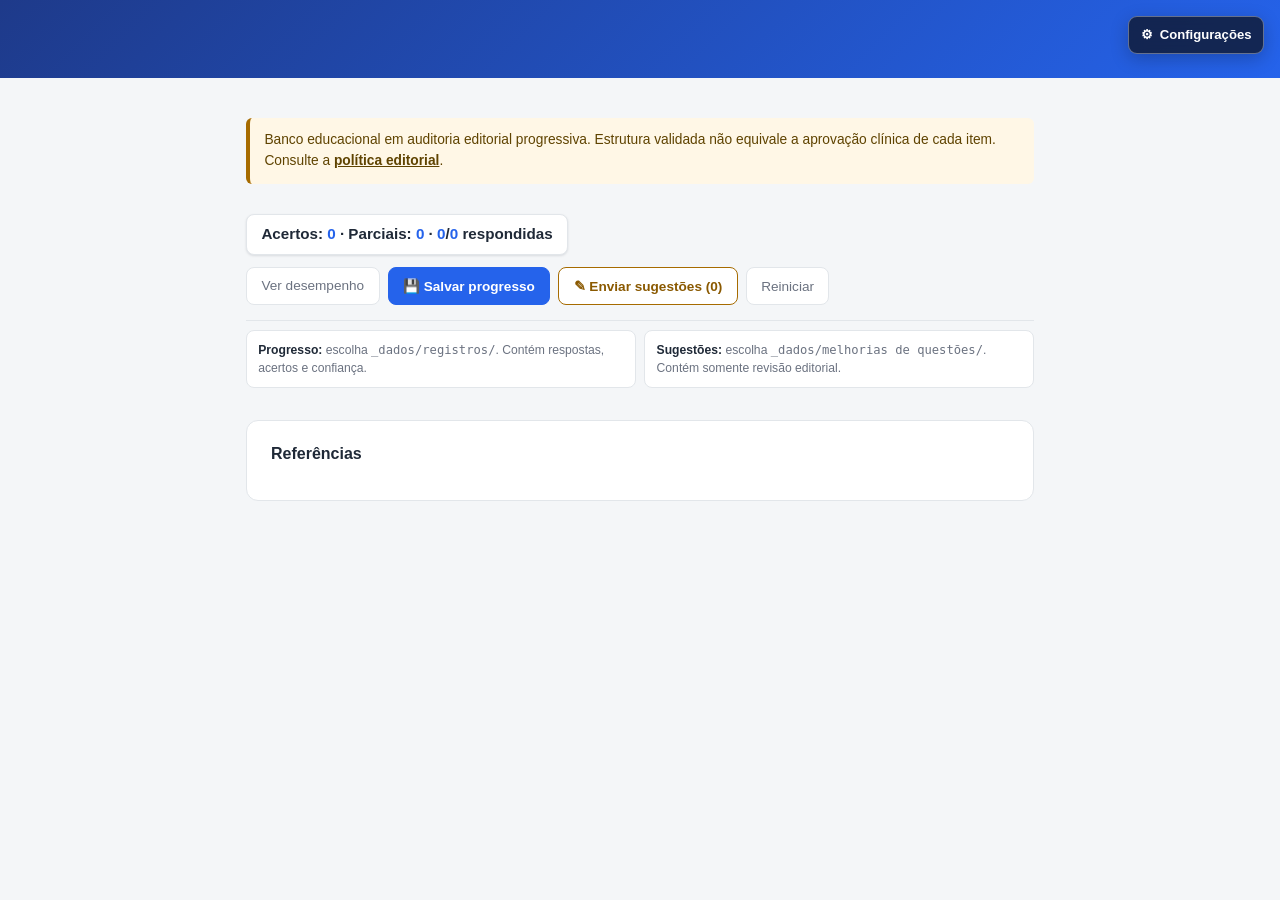
<file: _banco/template-quiz.html>
<!DOCTYPE html>
<html lang="pt-BR">
<head>
<meta charset="UTF-8">
<meta name="viewport" content="width=device-width, initial-scale=1.0">
<title id="page-title">Questões</title>
<link rel="stylesheet" href="../_shared/theme.css">
<style>
  /* Específico deste template: cabeçalho, contêiner, botão flutuante de
     configurações e variantes extras de botão (progresso/qualidade). O
     restante do tema e dos componentes de quiz vem de ../_shared/theme.css —
     não duplique regras já definidas lá. */
  header {
    background: linear-gradient(135deg, #1e3a8a, #2563eb);
    color: #fff;
    padding: 2.5rem 1.5rem 2rem;
    text-align: center;
  }
  header h1 { margin: 0 0 0.4rem; font-size: 1.6rem; }
  header p { margin: 0 auto; opacity: 0.9; font-size: 0.95rem; max-width: 700px; }
  .container { max-width: 820px; margin: 0 auto; padding: 1.5rem 1rem 4rem; }

  button.export-progress { background: var(--accent); border-color: var(--accent); color: var(--accent-contrast); }
  button.export-progress:hover { background: color-mix(in srgb, var(--accent) 84%, #000); color: var(--accent-contrast); }
  button.export-quality { border-color: #a66b00; color: #8a5900; }
  button.export-quality:hover { background: #fff7e6; color: #6f4800; }
  .save-actions { display: flex; gap: 0.5rem; flex-wrap: wrap; }
  .save-guidance { display: grid; grid-template-columns: repeat(2, minmax(0, 1fr)); gap: 0.55rem; margin: -0.6rem 0 1rem; }
  .save-guidance p { margin: 0; padding: 0.6rem 0.7rem; border: 1px solid var(--border); border-radius: 8px; background: var(--card-bg); color: var(--text-muted); font-size: 0.76rem; }
  .save-guidance strong { color: var(--text); }
  .settings-trigger {
    position: fixed; top: 1rem; right: 1rem; z-index: 50; display: inline-flex; align-items: center; gap: 0.45rem;
    border: 1px solid rgba(255,255,255,0.35); border-radius: 9px; padding: 0.52rem 0.72rem;
    background: rgba(15,23,42,0.78); color: #fff; font: inherit; font-size: 0.82rem; font-weight: 700;
    cursor: pointer; box-shadow: 0 5px 18px rgba(0,0,0,0.22); backdrop-filter: blur(8px);
  }
  .settings-trigger:hover { background: var(--accent); color: var(--accent-contrast); }

  body[data-view="focus"] .editorial-notice,
  body[data-view="focus"] .footnote { display: none; }

  .footnote {
    text-align: center; color: var(--text-muted); font-size: 0.8rem; margin-top: 2rem;
  }
  .editorial-notice {
    margin: 1rem 0; padding: 0.75rem 0.9rem; border-left: 4px solid #a66b00;
    background: #fff7e6; color: #5f4300; border-radius: 6px; font-size: 0.86rem;
  }
  .editorial-notice a { color: inherit; font-weight: 700; }

  :root[data-theme="dark"] button.export-quality { color: #f0b96a; border-color: #b8791f; }
  :root[data-theme="dark"] button.export-quality:hover { background: #2e2013; color: #ffd28a; }
  :root[data-palette="presleep"] .editorial-notice { background: #fdf1de; color: #6b3f14; border-left-color: #a66b00; }
  :root[data-theme="dark"][data-palette="presleep"] .editorial-notice { background: #2e2013; color: #f0b96a; border-left-color: #b8791f; }

  @media (max-width: 560px) {
    .settings-trigger .settings-label { display: none; }
    .setting-row { align-items: stretch; flex-direction: column; }
    .setting-row .segmented-control { align-self: stretch; }
    .setting-row .segmented-control button { flex: 1; }
    .save-guidance { grid-template-columns: 1fr; }
  }
</style>
</head>
<body>

<button type="button" class="settings-trigger" aria-haspopup="dialog" aria-label="Abrir configurações">
  <span aria-hidden="true">⚙</span><span class="settings-label">Configurações</span>
</button>

<header>
  <h1 id="quiz-title"></h1>
  <p id="quiz-desc"></p>
</header>

<div class="container">
  <div class="editorial-notice" role="note">
    Banco educacional em auditoria editorial progressiva. Estrutura validada não equivale
    a aprovação clínica de cada item. Consulte a
    <a href="../_banco/POLITICA-EDITORIAL.md">política editorial</a>.
  </div>
  <div class="toolbar">
    <div class="score">Acertos: <span id="score-correct">0</span> · Parciais: <span id="score-partial">0</span> · <span id="score-total">0</span>/<span id="score-max">0</span> respondidas</div>
    <div class="toolbar-right">
      <a class="dash-link" href="../_dados/dashboard.html" target="_blank">Ver desempenho</a>
      <div class="save-actions" aria-label="Opções de salvamento">
        <button class="export export-progress" id="save-progress" onclick="saveRegistro()" title="Salva respostas e desempenho em _dados/registros">💾 Salvar progresso</button>
        <button class="export export-quality" id="save-quality" onclick="saveQualityReviews()" title="Salva avaliações editoriais em _dados/melhorias de questões">✎ Enviar sugestões (<span id="quality-pending">0</span>)</button>
      </div>
      <button class="reset" onclick="resetQuiz()">Reiniciar</button>
    </div>
  </div>
  <div class="save-guidance" aria-label="Destino dos arquivos salvos">
    <p><strong>Progresso:</strong> escolha <code>_dados/registros/</code>. Contém respostas, acertos e confiança.</p>
    <p><strong>Sugestões:</strong> escolha <code>_dados/melhorias de questões/</code>. Contém somente revisão editorial.</p>
  </div>
  <p class="export-hint" id="export-hint">Arquivo baixado. Mova-o para <code>Questões/_dados/registros/</code> para que apareça no painel de desempenho.</p>

  <nav class="focus-navigation" aria-label="Navegação entre questões">
    <button type="button" id="focus-prev">&larr; Anterior</button>
    <span class="focus-position" id="focus-position" aria-live="polite"></span>
    <button type="button" id="focus-next">Próxima &rarr;</button>
  </nav>

  <div id="quiz"></div>

  <div class="refs">
    <h2>Referências</h2>
    <ol id="ref-list"></ol>
  </div>

  <p class="footnote" id="quiz-footnote"></p>
</div>

<div class="settings-overlay" id="settings-overlay" aria-hidden="true">
  <section class="settings-dialog" role="dialog" aria-modal="true" aria-labelledby="settings-title" aria-describedby="settings-description">
    <div class="settings-header">
      <div><h2 id="settings-title">Configurações</h2><p id="settings-description">Personalize a aparência e a forma de navegar pelas questões.</p></div>
      <button type="button" class="settings-close" aria-label="Fechar configurações">&times;</button>
    </div>
    <div class="settings-body">
      <div class="setting-row">
        <div class="setting-copy"><strong>Tema</strong><span>Escolha a claridade da interface.</span></div>
        <div class="segmented-control" aria-label="Tema da interface">
          <button type="button" data-theme-choice="light" aria-pressed="false">Claro</button><button type="button" data-theme-choice="dark" aria-pressed="false">Escuro</button>
        </div>
      </div>
      <div class="setting-row">
        <div class="setting-copy"><strong>Paleta de cores</strong><span>Normal ou tons que afetam menos o sono.</span></div>
        <div class="segmented-control" aria-label="Paleta de cores">
          <button type="button" data-palette-choice="normal" aria-pressed="false">Normal</button><button type="button" data-palette-choice="presleep" aria-pressed="false">Pré-sono</button>
        </div>
      </div>
      <div class="setting-row">
        <div class="setting-copy"><strong>Exibição das questões</strong><span>Veja todas ou concentre-se em uma por tela.</span></div>
        <div class="segmented-control" aria-label="Formato das questões">
          <button type="button" data-view-choice="list" aria-pressed="false">Lista</button><button type="button" data-view-choice="focus" aria-pressed="false">Uma por vez</button>
        </div>
      </div>
    </div>
    <div class="settings-footer"><button type="button" class="settings-done">Concluído</button></div>
  </section>
</div>

<script type="application/json" id="quiz-data">
__QUIZ_DATA_JSON__
</script>

<script src="../_shared/app.js"></script>
<script>
// Dados específicos desta lista — o motor de quiz (renderização, resposta,
// salvamento) e as preferências de tema/palete/visão vêm de ../_shared/app.js.
// Não hardcode conteúdo de questão aqui; edite o banco central em vez disso.

const quizData = JSON.parse(document.getElementById("quiz-data").textContent);
const QUIZ_ID = quizData.quizId;
const QUIZ_TITLE = quizData.title;
const questions = quizData.questions; // { id, tema, cat, q, img, imgAlt, options, correct, exp, ref: [slug,...] }
const fontes = quizData.fontes;       // { slug: citationHtml }

document.getElementById("page-title").textContent = "Questões — " + QUIZ_TITLE;
document.getElementById("quiz-title").textContent = QUIZ_TITLE;
document.getElementById("quiz-desc").textContent = quizData.description || "";
document.getElementById("quiz-footnote").textContent = quizData.footnote || "";

// Reference numbering is assigned once, by first appearance in the ORIGINAL
// question order (not the shuffled display order), so numbers stay stable
// across reshuffles/resets within the same file.
const refOrder = [];
questions.forEach(item => {
  (item.ref || []).forEach(slug => {
    if (!refOrder.includes(slug)) refOrder.push(slug);
  });
});
const refNumberMap = {};
refOrder.forEach((slug, i) => { refNumberMap[slug] = i + 1; });

document.getElementById("focus-prev").addEventListener("click", () => { focusPosition--; updateFocusView(); window.scrollTo({ top: 0, behavior: "smooth" }); });
document.getElementById("focus-next").addEventListener("click", () => { focusPosition++; updateFocusView(); window.scrollTo({ top: 0, behavior: "smooth" }); });
document.addEventListener("keydown", event => {
  if (viewMode !== "focus" || settingsOverlay.classList.contains("open")) return;
  const tag = document.activeElement && document.activeElement.tagName;
  if (tag === "INPUT" || tag === "TEXTAREA" || tag === "SELECT") return;
  if (event.key === "ArrowLeft" && focusPosition > 0) { focusPosition--; updateFocusView(); window.scrollTo({ top: 0, behavior: "smooth" }); }
  if (event.key === "ArrowRight" && focusPosition < questionOrder.length - 1) { focusPosition++; updateFocusView(); window.scrollTo({ top: 0, behavior: "smooth" }); }
});
setTheme(themeMode);
setPalette(paletteMode);
setView(viewMode, true);

renderQuiz();
renderRefs();
</script>
</body>
</html>
</file>
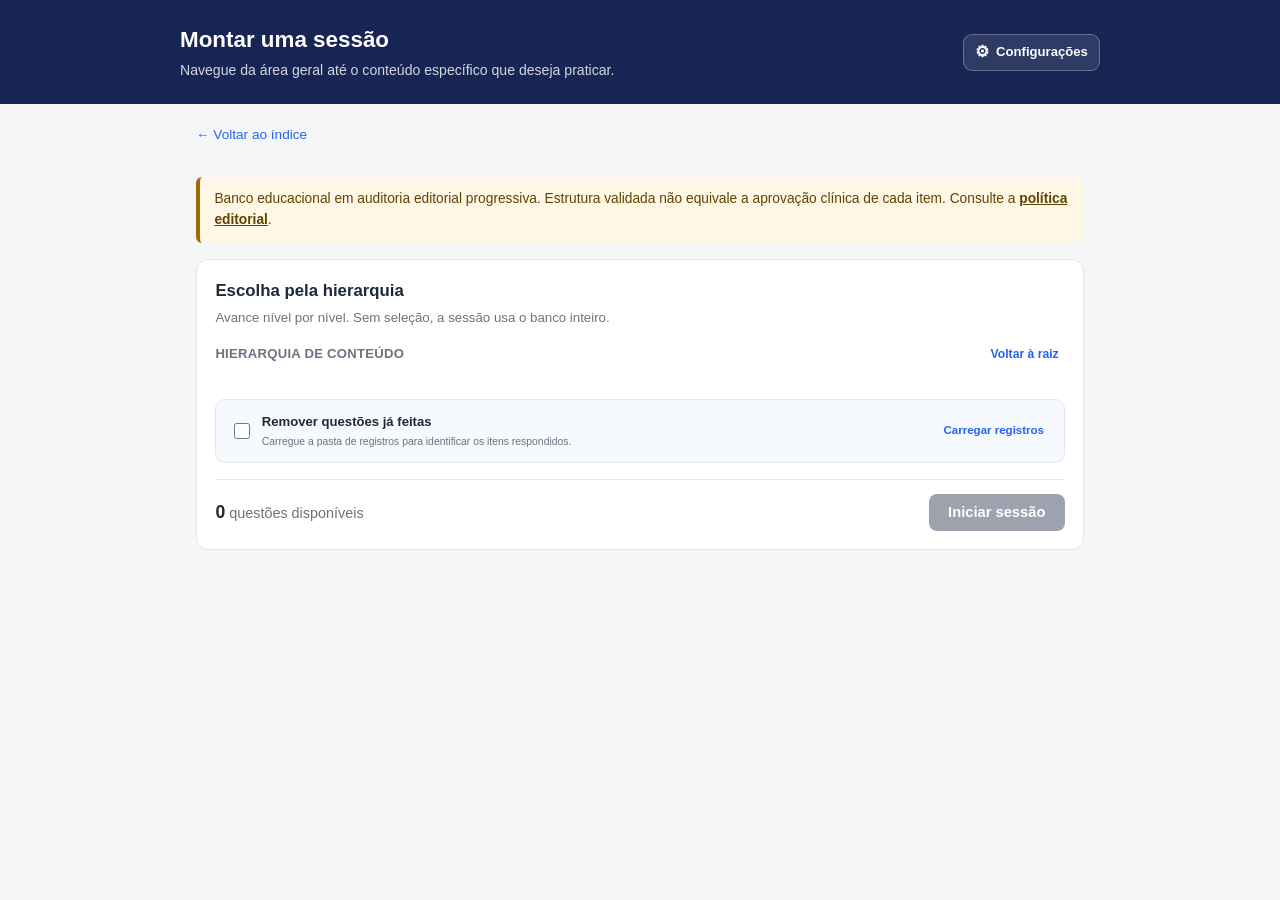
<file: _banco/template-seletor.html>
<!DOCTYPE html>
<html lang="pt-BR">
<head>
<meta charset="UTF-8">
<meta name="viewport" content="width=device-width, initial-scale=1.0">
<title>Questões — Seletor por tema</title>
<link rel="stylesheet" href="../_shared/theme.css">
<style>
  /* Específico deste template: variáveis de aviso editorial (--notice-*),
     cabeçalho em faixa com botão de configurações inline, contêiner mais
     largo, painel de seleção por hierarquia e a área de sessão até ela
     iniciar. O restante do tema e dos componentes de quiz vem de
     ../_shared/theme.css — não duplique regras já definidas lá. */
  :root {
    --notice-bg: #fff7e6;
    --notice-text: #5f4300;
    --notice-border: #a66b00;
  }
  header {
    background: #172554;
    color: #fff;
    padding: 1.45rem 1.5rem;
  }
  .header-inner { max-width: 920px; margin: 0 auto; display: flex; align-items: center; justify-content: space-between; gap: 1rem; }
  .header-copy { min-width: 0; }
  header h1 { margin: 0 0 0.2rem; font-size: 1.4rem; }
  header p { margin: 0; opacity: 0.82; font-size: 0.88rem; }
  .settings-trigger {
    display: inline-flex; align-items: center; gap: 0.45rem; border: 1px solid rgba(255,255,255,0.28);
    border-radius: 9px; padding: 0.48rem 0.7rem; background: rgba(255,255,255,0.1);
    color: #fff; font: inherit; font-size: 0.82rem; font-weight: 650; cursor: pointer;
  }
  .settings-trigger:hover { background: rgba(255,255,255,0.18); }
  .settings-trigger .gear { font-size: 1rem; line-height: 1; }
  .toolbar .settings-trigger { background: var(--card-bg); border-color: var(--border); color: var(--text-muted); }
  .toolbar .settings-trigger:hover { color: var(--accent); background: var(--accent-soft); }
  .container { max-width: 920px; margin: 0 auto; padding: 1.1rem 1rem 4rem; }
  a.back-link { display: inline-block; margin-bottom: 1rem; color: var(--accent); font-size: 0.85rem; text-decoration: none; }
  a.back-link:hover { text-decoration: underline; }
  .editorial-note {
    margin: 1rem 0; padding: 0.75rem 0.9rem; border-left: 4px solid var(--notice-border);
    background: var(--notice-bg); color: var(--notice-text); border-radius: 6px; font-size: 0.86rem;
  }
  .editorial-note a { color: inherit; font-weight: 700; }

  /* ---- Painel de seleção ---- */
  .selector-panel {
    background: var(--card-bg); border: 1px solid var(--border); border-radius: 12px;
    padding: 1.15rem; margin-bottom: 1.2rem;
  }
  .selector-panel h2 { margin: 0 0 0.3rem; font-size: 1.05rem; }
  .selector-panel .hint { margin: 0 0 1rem; font-size: 0.83rem; color: var(--text-muted); }
  .selector-group { margin-bottom: 1.1rem; }
  .selector-group-label {
    display: flex; align-items: center; justify-content: space-between;
    font-size: 0.82rem; font-weight: 700; color: var(--text-muted);
    text-transform: uppercase; letter-spacing: 0.02em; margin-bottom: 0.5rem;
  }
  .selector-group-label button {
    background: none; border: none; color: var(--accent); font-weight: 600;
    font-size: 0.76rem; cursor: pointer; text-transform: none; letter-spacing: normal;
  }
  .selector-group-label button:hover { text-decoration: underline; }
  .exclude-completed { display:flex; align-items:center; justify-content:space-between; gap:1rem; margin:.2rem 0 1rem; padding:.75rem .85rem; border:1px solid var(--border); border-radius:10px; background:color-mix(in srgb,var(--accent) 4%,var(--card-bg)); }
  .exclude-completed label { display:flex; align-items:center; gap:.55rem; font-size:.82rem; font-weight:650; cursor:pointer; }
  .exclude-completed input[type="checkbox"] { width:1rem; height:1rem; accent-color:var(--accent); }
  .exclude-records { border:0; background:transparent; color:var(--accent); font:inherit; font-size:.72rem; font-weight:700; cursor:pointer; }
  .exclude-status { display:block; margin-top:.16rem; color:var(--text-muted); font-size:.65rem; font-weight:400; }
  #completed-records-input { display:none; }
  .chip-list { display: flex; flex-wrap: wrap; gap: 0.45rem; }
  .chip {
    display: inline-flex; align-items: center; gap: 0.4rem;
    padding: 0.42rem 0.7rem; border: 1px solid var(--border); border-radius: 999px;
    background: var(--card-bg); color: var(--text); cursor: pointer; font: inherit;
    font-size: 0.84rem; user-select: none;
    transition: background 0.12s, border-color 0.12s;
  }
  .chip:hover { border-color: var(--accent); background: var(--accent-soft); }
  .chip:focus-visible { outline: 3px solid color-mix(in srgb, var(--accent) 38%, transparent); outline-offset: 2px; }
  .chip.selected { background: var(--accent); border-color: var(--accent); color: var(--accent-contrast); font-weight: 600; }
  .chip .count { opacity: 0.75; font-size: 0.78em; }
  .hierarchy-breadcrumb { display: flex; flex-wrap: wrap; gap: 0.35rem; margin-bottom: 0.6rem; }
  .hierarchy-breadcrumb button {
    border: 0; background: var(--accent-soft); color: var(--accent); border-radius: 6px;
    padding: 0.3rem 0.5rem; cursor: pointer; font-size: 0.78rem;
  }
  .hierarchy-breadcrumb button::after { content: " ›"; opacity: 0.6; }
  .advanced-filters { margin: 0.2rem 0 1rem; border-top: 1px solid var(--border); border-bottom: 1px solid var(--border); }
  .advanced-filters > summary { cursor: pointer; list-style: none; padding: 0.8rem 0; color: var(--text-muted); font-size: 0.84rem; font-weight: 650; }
  .advanced-filters > summary::-webkit-details-marker { display: none; }
  .advanced-filters > summary::after { content: "+"; float: right; font-size: 1.05rem; }
  .advanced-filters[open] > summary::after { content: "−"; }
  .advanced-content { padding: 0.25rem 0 0.1rem; }
  .selector-footer {
    display: flex; align-items: center; justify-content: space-between; flex-wrap: wrap; gap: 0.8rem;
    padding-top: 0.9rem; border-top: 1px solid var(--border);
  }
  .selector-count { font-size: 0.9rem; color: var(--text-muted); }
  .selector-count strong { color: var(--text); font-size: 1.1rem; }
  .generate-btn {
    background: var(--accent); color: var(--accent-contrast); border: none; border-radius: 8px;
    padding: 0.65rem 1.2rem; font-size: 0.92rem; font-weight: 650; cursor: pointer;
  }
  .generate-btn:hover { background: #1d4ed8; }
  .generate-btn:disabled { background: #9ca3af; cursor: not-allowed; }
  @media (max-width: 560px) {
    .setting-row { align-items: stretch; flex-direction: column; }
    .setting-row .segmented-control { align-self: stretch; }
    .setting-row .segmented-control button { flex: 1; }
    .selector-panel { padding: 1rem; }
    .selector-footer { align-items: stretch; flex-direction: column; }
    .generate-btn { width: 100%; }
  }
  .change-selection {
    background: var(--card-bg); border: 1px solid var(--border); color: var(--text-muted);
    padding: 0.5rem 0.9rem; border-radius: 8px; cursor: pointer; font-size: 0.85rem;
  }
  .change-selection:hover { border-color: var(--accent); color: var(--accent); }

  #quiz-area { display: none; }

  .view-controls { display: flex; align-items: center; gap: 0.55rem; flex-wrap: wrap; }
  .focus-navigation button:hover:not(:disabled) { border-color: var(--accent); background: var(--accent-soft); }
  body[data-view="focus"] .editorial-note { display: none; }
  /* Questão de destino de um link direto (busca global do index.html) */
  .question-card.search-highlight { outline: 3px solid var(--accent); outline-offset: 2px; }

  :root[data-theme="dark"] {
      --notice-bg: #28220f; --notice-text: #fde68a; --notice-border: #ca8a04;
  }
  :root[data-theme="dark"] header { background: #111827; }

  :root[data-palette="presleep"] {
      --notice-bg: #fdf1de; --notice-text: #6b3f14; --notice-border: #a66b00;
  }
  :root[data-theme="dark"][data-palette="presleep"] {
      --notice-bg: #261f10; --notice-text: #f5d58a; --notice-border: #d59b2d;
  }
  @media (max-width: 700px) {
    .header-inner { align-items: flex-start; }
    .settings-trigger .settings-label { display: none; }
    .toolbar { align-items: stretch; }
    .view-controls { width: 100%; justify-content: space-between; }
  }
</style>
</head>
<body>

<header>
  <div class="header-inner">
    <div class="header-copy">
      <h1>Montar uma sessão</h1>
      <p>Navegue da área geral até o conteúdo específico que deseja praticar.</p>
    </div>
    <button type="button" class="settings-trigger" aria-haspopup="dialog">
      <span class="gear" aria-hidden="true">⚙</span><span class="settings-label">Configurações</span>
    </button>
  </div>
</header>

<div class="container">
  <a class="back-link" href="../index.html">&larr; Voltar ao índice</a>
  <div class="editorial-note" role="note">
    Banco educacional em auditoria editorial progressiva. Estrutura validada não equivale
    a aprovação clínica de cada item. Consulte a
    <a href="../_banco/POLITICA-EDITORIAL.md">política editorial</a>.
  </div>

  <div class="selector-panel" id="selector-panel">
    <h2>Escolha pela hierarquia</h2>
    <p class="hint">Avance nível por nível. Sem seleção, a sessão usa o banco inteiro.</p>

    <div class="selector-group">
      <div class="selector-group-label">
        <span>Hierarquia de conteúdo</span>
        <button type="button" id="hierarquia-clear">Voltar à raiz</button>
      </div>
      <div class="hierarchy-breadcrumb" id="hierarquia-breadcrumb"></div>
      <div class="chip-list" id="hierarquia-list"></div>
    </div>

    <div class="exclude-completed">
      <label><input type="checkbox" id="exclude-completed"><span>Remover questões já feitas<span class="exclude-status" id="exclude-status">Carregue a pasta de registros para identificar os itens respondidos.</span></span></label>
      <button type="button" class="exclude-records" id="load-completed-records">Carregar registros</button>
      <input type="file" id="completed-records-input" webkitdirectory directory multiple accept=".json">
    </div>

    <div class="selector-footer">
      <div class="selector-count"><strong id="match-count">0</strong> <span id="match-label">questões disponíveis</span></div>
      <button type="button" class="generate-btn" id="generate-btn" disabled>Iniciar sessão</button>
    </div>
  </div>

  <div id="quiz-area">
    <div class="toolbar">
      <button type="button" class="change-selection" id="change-selection">&larr; Mudar seleção</button>
      <div class="score">Acertos: <span id="score-correct">0</span> · Parciais: <span id="score-partial">0</span> · <span id="score-total">0</span>/<span id="score-max">0</span> respondidas</div>
      <div class="toolbar-right">
        <button type="button" class="settings-trigger" aria-haspopup="dialog" aria-label="Abrir configurações">
          <span class="gear" aria-hidden="true">⚙</span><span class="settings-label">Configurações</span>
        </button>
        <a class="dash-link" href="../_dados/dashboard.html" target="_blank">Ver desempenho</a>
        <button class="export" id="save-progress" onclick="saveRegistro()" title="Salva respostas e desempenho em _dados/registros">💾 Salvar progresso</button>
        <button class="export" id="save-quality" onclick="saveQualityReviews()" title="Salva somente sugestões em _dados/melhorias de questões">✎ Enviar sugestões (<span id="quality-pending">0</span>)</button>
        <button class="reset" onclick="resetQuiz()">Reiniciar</button>
      </div>
    </div>
    <p class="export-hint" id="export-hint">Arquivo baixado. Mova-o para <code>Questões/_dados/registros/</code> para que apareça no painel de desempenho.</p>

    <nav class="focus-navigation" aria-label="Navegação entre questões">
      <button type="button" id="focus-prev">&larr; Anterior</button>
      <span class="focus-position" id="focus-position" aria-live="polite"></span>
      <button type="button" id="focus-next">Próxima &rarr;</button>
    </nav>

    <div id="quiz"></div>

    <div class="refs">
      <h2>Referências</h2>
      <ol id="ref-list"></ol>
    </div>
  </div>
</div>

<div class="settings-overlay" id="settings-overlay" aria-hidden="true">
  <section class="settings-dialog" role="dialog" aria-modal="true" aria-labelledby="settings-title" aria-describedby="settings-description">
    <div class="settings-header">
      <div>
        <h2 id="settings-title">Configurações</h2>
        <p id="settings-description">Personalize a aparência e a forma de navegar pelas questões.</p>
      </div>
      <button type="button" class="settings-close" aria-label="Fechar configurações">&times;</button>
    </div>
    <div class="settings-body">
      <div class="setting-row">
        <div class="setting-copy"><strong>Tema</strong><span>Escolha a claridade da interface.</span></div>
        <div class="segmented-control" aria-label="Tema da interface">
          <button type="button" data-theme-choice="light" aria-pressed="false">Claro</button>
          <button type="button" data-theme-choice="dark" aria-pressed="false">Escuro</button>
        </div>
      </div>
      <div class="setting-row">
        <div class="setting-copy"><strong>Paleta de cores</strong><span>Normal ou tons que afetam menos o sono.</span></div>
        <div class="segmented-control" aria-label="Paleta de cores">
          <button type="button" data-palette-choice="normal" aria-pressed="false">Normal</button>
          <button type="button" data-palette-choice="presleep" aria-pressed="false">Pré-sono</button>
        </div>
      </div>
      <div class="setting-row">
        <div class="setting-copy"><strong>Exibição das questões</strong><span>Veja todas ou concentre-se em uma por tela.</span></div>
        <div class="segmented-control" aria-label="Formato das questões">
          <button type="button" data-view-choice="list" aria-pressed="false">Lista</button>
          <button type="button" data-view-choice="focus" aria-pressed="false">Uma por vez</button>
        </div>
      </div>
    </div>
    <div class="settings-footer"><button type="button" class="settings-done">Concluído</button></div>
  </section>
</div>

<script type="application/json" id="banco-data">
__BANCO_DATA_JSON__
</script>
<script type="application/json" id="fontes-data">
__FONTES_DATA_JSON__
</script>

<script src="../_shared/app.js"></script>
<script>
// Seletor dinâmico por tema/categoria — lê o banco inteiro (embutido acima,
// produzido por _banco/gerar-seletor.js a partir de _banco/banco-questoes.json)
// e monta o quiz na hora, reaproveitando o motor de interação/registro de
// ../_shared/app.js (o mesmo usado pelas listas geradas por
// _banco/gerar-lista.js). Não deixe conteúdo de questão hardcoded aqui —
// edite o banco central em vez disso.

const allQuestions = JSON.parse(document.getElementById("banco-data").textContent);
const fontes = JSON.parse(document.getElementById("fontes-data").textContent);

document.getElementById("focus-prev").addEventListener("click", () => {
  focusPosition--;
  updateFocusView();
  window.scrollTo({ top: document.getElementById("quiz-area").offsetTop, behavior: "smooth" });
});
document.getElementById("focus-next").addEventListener("click", () => {
  focusPosition++;
  updateFocusView();
  window.scrollTo({ top: document.getElementById("quiz-area").offsetTop, behavior: "smooth" });
});
document.addEventListener("keydown", event => {
  if (viewMode !== "focus" || settingsOverlay.classList.contains("open")) return;
  const tag = document.activeElement && document.activeElement.tagName;
  if (tag === "INPUT" || tag === "TEXTAREA" || tag === "SELECT") return;
  if (event.key === "ArrowLeft" && focusPosition > 0) { focusPosition--; updateFocusView(); window.scrollTo({ top: document.getElementById("quiz-area").offsetTop, behavior: "smooth" }); }
  if (event.key === "ArrowRight" && focusPosition < questionOrder.length - 1) { focusPosition++; updateFocusView(); window.scrollTo({ top: document.getElementById("quiz-area").offsetTop, behavior: "smooth" }); }
});
setTheme(themeMode);
setPalette(paletteMode);

// ---------- Painel de seleção hierárquica ----------
let selectedHierarchyPath = [];
const completedQuestionIds = new Set();
let excludeCompleted = false;

function questionIsAvailable(question) {
  return !excludeCompleted || !completedQuestionIds.has(question.id);
}

function pathStartsWith(path, prefix) {
  return prefix.every((value, index) => path[index] === value);
}

function renderHierarchy() {
  const breadcrumb = document.getElementById("hierarquia-breadcrumb");
  const list = document.getElementById("hierarquia-list");
  breadcrumb.innerHTML = "";
  list.innerHTML = "";

  selectedHierarchyPath.forEach((value, index) => {
    const button = document.createElement("button");
    button.type = "button";
    button.textContent = value;
    button.addEventListener("click", () => {
      selectedHierarchyPath = selectedHierarchyPath.slice(0, index + 1);
      renderHierarchy();
      updateMatchCount();
    });
    breadcrumb.appendChild(button);
  });

  const depth = selectedHierarchyPath.length;
  const counts = new Map();
  allQuestions.forEach(q => {
    if (!questionIsAvailable(q)) return;
    const path = (q.classificacao || {}).hierarquia || [];
    if (!pathStartsWith(path, selectedHierarchyPath) || !path[depth]) return;
    counts.set(path[depth], (counts.get(path[depth]) || 0) + 1);
  });

  [...counts.keys()].sort((a, b) => a.localeCompare(b, "pt-BR")).forEach(value => {
    const chip = document.createElement("button");
    chip.type = "button";
    chip.className = "chip";
    chip.innerHTML = `${value} <span class="count">(${counts.get(value)})</span>`;
    chip.addEventListener("click", () => {
      selectedHierarchyPath.push(value);
      renderHierarchy();
      updateMatchCount();
    });
    list.appendChild(chip);
  });

  if (counts.size === 0) list.innerHTML = '<span class="hint">Nível mais específico alcançado.</span>';
}

document.getElementById("hierarquia-clear").addEventListener("click", () => {
  selectedHierarchyPath = [];
  renderHierarchy();
  updateMatchCount();
});
renderHierarchy();

const excludeCompletedInput = document.getElementById("exclude-completed");
const completedRecordsInput = document.getElementById("completed-records-input");
const excludeStatus = document.getElementById("exclude-status");

document.getElementById("load-completed-records").addEventListener("click", () => completedRecordsInput.click());
excludeCompletedInput.addEventListener("change", () => {
  excludeCompleted = excludeCompletedInput.checked;
  if (excludeCompleted && completedQuestionIds.size === 0) completedRecordsInput.click();
  renderHierarchy();
  updateMatchCount();
});

completedRecordsInput.addEventListener("change", async event => {
  const files = [...event.target.files].filter(file => file.name.toLowerCase().endsWith(".json"));
  completedQuestionIds.clear();
  let validRecords = 0;
  for (const file of files) {
    try {
      const record = JSON.parse(await file.text());
      if (!record || !Array.isArray(record.answers)) continue;
      validRecords++;
      record.answers.forEach(answer => { if (answer.qId) completedQuestionIds.add(answer.qId); });
    } catch (_) { /* arquivo não compatível: ignorado */ }
  }
  excludeCompleted = true;
  excludeCompletedInput.checked = true;
  excludeStatus.textContent = validRecords
    ? `${completedQuestionIds.size} questões já feitas removidas a partir de ${validRecords} registro(s).`
    : "Nenhum registro de desempenho válido foi encontrado na pasta selecionada.";
  renderHierarchy();
  updateMatchCount();
});

function currentMatches() {
  return allQuestions.filter(q => {
    const c = q.classificacao || {};
    if (!questionIsAvailable(q)) return false;
    if (selectedHierarchyPath.length > 0 && !pathStartsWith(c.hierarquia || [], selectedHierarchyPath)) return false;
    return true;
  });
}

function updateMatchCount() {
  const n = currentMatches().length;
  document.getElementById("match-count").textContent = n;
  document.getElementById("match-label").textContent = n === 1 ? "questão disponível" : "questões disponíveis";
  document.getElementById("generate-btn").disabled = n === 0;
}

updateMatchCount();

document.getElementById("generate-btn").addEventListener("click", () => {
  const matches = currentMatches();
  if (matches.length === 0) return;
  startQuiz(matches);
});

document.getElementById("change-selection").addEventListener("click", () => {
  document.getElementById("quiz-area").style.display = "none";
  document.getElementById("selector-panel").style.display = "block";
  window.scrollTo({ top: 0, behavior: "smooth" });
});

// ---------- Dados específicos desta sessão (o motor de quiz vem de ../_shared/app.js) ----------
let QUIZ_ID = "seletor";
let QUIZ_TITLE = "Sessão por hierarquia";
let questions = [];
let refOrder = [];
let refNumberMap = {};

function slugify(str) {
  return str.toLowerCase()
    .normalize("NFD").replace(new RegExp("[\\u0300-\\u036f]", "g"), "")
    .replace(/[^a-z0-9]+/g, "-").replace(/(^-|-$)/g, "");
}

function startQuiz(matches) {
  questions = matches;
  const escopos = selectedHierarchyPath.length > 0 ? [selectedHierarchyPath[selectedHierarchyPath.length - 1]]
    : ["Banco completo"];
  QUIZ_TITLE = escopos.join(" + ");
  QUIZ_ID = "seletor-" + escopos.map(slugify).join("_");

  refOrder = [];
  questions.forEach(item => {
    (item.ref || []).forEach(slug => {
      if (!refOrder.includes(slug)) refOrder.push(slug);
    });
  });
  refNumberMap = {};
  refOrder.forEach((slug, i) => { refNumberMap[slug] = i + 1; });

  answered = 0; correctCount = 0; partialCount = 0;
  sessionLog = []; qualityReviews = [];
  sessionStart = new Date();

  document.getElementById("selector-panel").style.display = "none";
  document.getElementById("quiz-area").style.display = "block";
  document.getElementById("export-hint").classList.remove("show");
  updateScore();
  updateQualityPendingCount();
  renderQuiz();
  focusPosition = 0;
  setView(viewMode, true);
  renderRefs();
  window.scrollTo({ top: 0, behavior: "smooth" });
}

setView(viewMode, true);

// ---------- Link direto vindo da busca global do index.html (?hierarquia=&highlight=) ----------
function parseHierarquiaParam(raw) {
  if (!raw) return [];
  try {
    const parsed = JSON.parse(raw);
    if (Array.isArray(parsed)) return parsed.map(String);
  } catch (_) { /* ignorado */ }
  return [];
}

function highlightQuestion(qId, attempt = 0) {
  const idx = questions.findIndex(q => q.id === qId);
  if (idx < 0) return;
  const card = document.getElementById("q" + idx);
  if (!card) {
    if (attempt < 20) setTimeout(() => highlightQuestion(qId, attempt + 1), 100);
    return;
  }
  card.scrollIntoView({ behavior: "smooth", block: "center" });
  card.classList.add("search-highlight");
  setTimeout(() => card.classList.remove("search-highlight"), 2600);
}

(function applyDeepLinkFromQuery() {
  const params = new URLSearchParams(window.location.search);
  const hierarquiaParam = params.get("hierarquia");
  const highlightId = params.get("highlight");
  if (!hierarquiaParam && !highlightId) return;
  if (hierarquiaParam) {
    selectedHierarchyPath = parseHierarquiaParam(hierarquiaParam);
    renderHierarchy();
    updateMatchCount();
  }
  const matches = currentMatches();
  if (!matches.length) return;
  startQuiz(matches);
  if (highlightId) highlightQuestion(highlightId);
})();
</script>
</body>
</html>
</file>
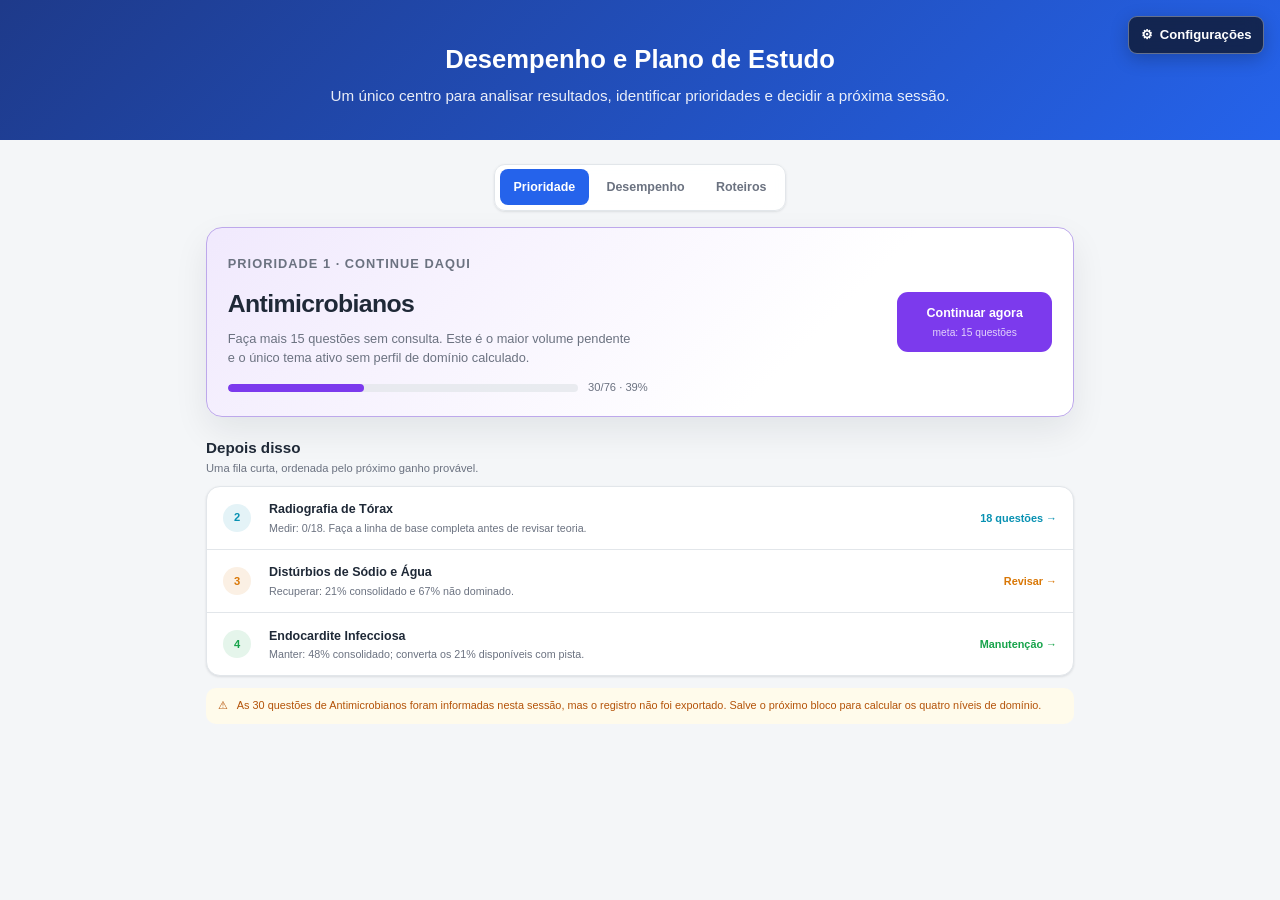
<file: _dados/dashboard.html>
<!DOCTYPE html>
<html lang="pt-BR">
<head>
<meta charset="UTF-8">
<meta name="viewport" content="width=device-width, initial-scale=1.0">
<title>Desempenho e Plano de Estudo — Banco de Questões</title>
<style>
  :root {
    --bg: #f4f6f8;
    --card-bg: #ffffff;
    --text: #1f2937;
    --text-muted: #6b7280;
    --border: #e2e6ea;
    --accent: #2563eb;
    --accent-soft: #eaf1ff;
    --good: #15803d;
    --good-bg: #ecfdf3;
    --mid: #b45309;
    --mid-bg: #fffbeb;
    --bad: #b91c1c;
    --bad-bg: #fef2f2;
    --shadow: 0 1px 3px rgba(16,24,40,0.08), 0 1px 2px rgba(16,24,40,0.04);
  }
  * { box-sizing: border-box; }
  body {
    margin: 0;
    font-family: -apple-system, BlinkMacSystemFont, "Segoe UI", Roboto, Helvetica, Arial, sans-serif;
    background: var(--bg); color: var(--text); line-height: 1.5;
  }
  header {
    background: linear-gradient(135deg, #1e3a8a, #2563eb);
    color: #fff; padding: 2.5rem 1.5rem 2rem; text-align: center;
  }
  header h1 { margin: 0 0 0.4rem; font-size: 1.6rem; }
  header p { margin: 0 auto; opacity: 0.9; font-size: 0.95rem; max-width: 700px; }
  .container { max-width: 900px; margin: 0 auto; padding: 1.5rem 1rem 4rem; }

  .loader {
    background: var(--card-bg); border: 1px dashed var(--border); border-radius: 12px;
    padding: 1.6rem; text-align: center; margin-bottom: 1.5rem; box-shadow: var(--shadow);
  }
  .loader.drag-over { border-color: var(--accent); background: var(--accent-soft); }
  .loader p { margin: 0 0 0.9rem; color: var(--text-muted); font-size: 0.9rem; }
  .loader .buttons { display: flex; gap: 0.6rem; justify-content: center; flex-wrap: wrap; }
  button.primary, button.secondary {
    border-radius: 8px; padding: 0.55rem 1rem; font-size: 0.88rem; cursor: pointer;
  }
  button.primary { background: var(--accent); color: #fff; border: 1px solid var(--accent); font-weight: 600; }
  button.secondary { background: var(--card-bg); color: var(--text-muted); border: 1px solid var(--border); }
  button.secondary:hover { color: var(--accent); border-color: var(--accent); }
  .meta-line { font-size: 0.78rem; color: var(--text-muted); margin-top: 0.7rem; }
  #file-input, #dir-input { display: none; }

  #empty-state { text-align: center; color: var(--text-muted); padding: 3rem 1rem; }

  .summary-grid {
    display: grid; grid-template-columns: repeat(auto-fit, minmax(150px, 1fr));
    gap: 0.8rem; margin-bottom: 1.6rem;
  }
  .stat-card {
    background: var(--card-bg); border: 1px solid var(--border); border-radius: 10px;
    padding: 0.9rem 1rem; box-shadow: var(--shadow);
  }
  .stat-card .num { font-size: 1.5rem; font-weight: 700; color: var(--accent); }
  .stat-card .label { font-size: 0.78rem; color: var(--text-muted); margin-top: 0.15rem; }
  .mastery-grid { display:grid; grid-template-columns:repeat(4,minmax(0,1fr)); gap:.7rem; margin-bottom:1rem; }
  .mastery-card { --tone:var(--accent); position:relative; overflow:hidden; padding:.9rem 1rem; border:1px solid var(--border); border-radius:12px; background:var(--card-bg); box-shadow:var(--shadow); }
  .mastery-card::before { content:""; position:absolute; inset:0 auto 0 0; width:4px; background:var(--tone); }
  .mastery-card .num { color:var(--tone); font-size:1.35rem; font-weight:800; }
  .mastery-card strong { display:block; margin:.08rem 0; font-size:.78rem; }
  .mastery-card span { display:block; color:var(--text-muted); font-size:.68rem; line-height:1.35; }
  .mastery-note { margin:0 0 1.3rem; color:var(--text-muted); font-size:.75rem; }
  .study-hub { --violet:#7c3aed; --cyan:#0891b2; --amber:#d97706; --green:#16a34a; margin-top:2rem; padding-top:1.4rem; border-top:2px solid var(--border); }
  .study-hub-head { display:flex; justify-content:space-between; align-items:end; gap:1rem; margin-bottom:.8rem; }
  .study-hub-head h2,.study-hub-head p { margin:0; }
  .study-hub-head h2 { font-size:1.18rem; }
  .study-hub-head p { color:var(--text-muted); font-size:.76rem; }
  .session-hero { display:grid; grid-template-columns:1.35fr .65fr; gap:1rem; padding:1.2rem; border:1px solid color-mix(in srgb,var(--accent) 25%,var(--border)); border-radius:16px; background:linear-gradient(135deg,color-mix(in srgb,var(--accent) 12%,var(--card-bg)),var(--card-bg) 65%); box-shadow:0 14px 36px rgba(15,23,42,.08); }
  .session-kicker { margin:0 0 .3rem; color:var(--accent); font-size:.68rem; font-weight:800; letter-spacing:.08em; text-transform:uppercase; }
  .session-hero h3 { margin:0; font-size:clamp(1.1rem,3vw,1.5rem); letter-spacing:-.02em; }
  .session-hero p { margin:.4rem 0 0; color:var(--text-muted); font-size:.82rem; max-width:58ch; }
  .session-score { display:flex; align-items:center; justify-content:center; gap:.7rem; }
  .session-ring { --value:62; position:relative; width:80px; aspect-ratio:1; display:grid; place-items:center; border-radius:50%; background:conic-gradient(var(--accent) calc(var(--value)*1%),color-mix(in srgb,var(--border) 72%,transparent) 0); }
  .session-ring::before { content:""; position:absolute; width:60px; aspect-ratio:1; border-radius:50%; background:var(--card-bg); }
  .session-ring strong { position:relative; font-size:1rem; }
  .session-score-copy strong,.session-score-copy span { display:block; } .session-score-copy strong{font-size:.84rem}.session-score-copy span{color:var(--text-muted);font-size:.68rem}
  .session-metrics { display:grid; grid-template-columns:repeat(3,1fr); gap:.65rem; margin:.7rem 0; }
  .session-metric { padding:.75rem .85rem; border:1px solid var(--border); border-radius:12px; background:var(--card-bg); }
  .session-metric strong,.session-metric span{display:block}.session-metric strong{font-size:1.1rem}.session-metric span{color:var(--text-muted);font-size:.7rem}
  .study-grid { display:grid; grid-template-columns:1.15fr .85fr; gap:.7rem; }
  .study-card { padding:1rem; border:1px solid var(--border); border-radius:14px; background:var(--card-bg); box-shadow:var(--shadow); }
  .study-card-head { display:flex; justify-content:space-between; gap:.7rem; margin-bottom:.7rem; }.study-card-head strong{font-size:.84rem}.study-card-head span{color:var(--text-muted);font-size:.68rem}
  .topic-row { display:grid; grid-template-columns:minmax(120px,1fr) 1.35fr 40px; align-items:center; gap:.6rem; margin:.65rem 0; }
  .topic-label strong,.topic-label small{display:block}.topic-label strong{font-size:.75rem}.topic-label small{color:var(--text-muted);font-size:.62rem}
  .topic-track{height:8px;overflow:hidden;border-radius:99px;background:color-mix(in srgb,var(--border) 70%,transparent)}.topic-fill{height:100%;width:var(--progress);border-radius:inherit;background:var(--bar)}.topic-value{text-align:right;color:var(--text-muted);font-size:.68rem}
  .today-plan{counter-reset:step;list-style:none;margin:0;padding:0}.today-plan li{counter-increment:step;position:relative;padding:0 0 .8rem 2.1rem}.today-plan li::before{content:counter(step);position:absolute;left:0;width:1.5rem;height:1.5rem;display:grid;place-items:center;border-radius:50%;color:#fff;background:var(--step);font-size:.68rem;font-weight:800}.today-plan strong,.today-plan small{display:block}.today-plan strong{font-size:.76rem}.today-plan small{color:var(--text-muted);font-size:.66rem;line-height:1.4}
  .data-caveat{margin-top:.55rem;padding:.65rem .75rem;border-radius:10px;color:var(--mid);background:var(--mid-bg);font-size:.68rem;line-height:1.4}
  .priority-grid{display:grid;grid-template-columns:repeat(2,minmax(0,1fr));gap:.65rem;margin:1rem 0}.priority-card{position:relative;padding:.9rem 1rem;border:1px solid var(--border);border-radius:13px;background:var(--card-bg)}.priority-card::before{content:"";position:absolute;inset:0 auto 0 0;width:4px;background:var(--tone)}.priority-card .rank{color:var(--tone);font-size:.66rem;font-weight:800;text-transform:uppercase}.priority-card h3{margin:.35rem 0 .25rem;font-size:.86rem}.priority-card p{margin:0;color:var(--text-muted);font-size:.7rem}.priority-card a{display:inline-block;margin-top:.5rem;color:var(--tone);font-size:.7rem;font-weight:750;text-decoration:none}
  .study-guides-title{margin:1.3rem 0 .65rem;font-size:.95rem}.study-guide{margin-bottom:.6rem;border:1px solid var(--border);border-radius:11px;background:var(--card-bg);overflow:hidden}.study-guide summary{cursor:pointer;padding:.85rem 1rem;font-size:.82rem;font-weight:700}.study-content{padding:0 1rem .9rem;color:var(--text);font-size:.76rem;line-height:1.5}.study-content h4{margin:.7rem 0 .2rem;color:var(--text-muted);font-size:.7rem;text-transform:uppercase}.study-content ol,.study-content ul{margin:.2rem 0;padding-left:1.2rem}.study-content a{color:var(--accent)}.study-method{margin-top:.65rem;padding:.55rem .65rem;border-left:3px solid var(--accent);background:var(--accent-soft);border-radius:0 7px 7px 0}
  .hub-tabs { position:sticky; top:0; z-index:20; display:flex; gap:.25rem; width:fit-content; margin:0 auto 1rem; padding:.28rem; border:1px solid var(--border); border-radius:11px; background:color-mix(in srgb,var(--card-bg) 92%,transparent); box-shadow:var(--shadow); backdrop-filter:blur(10px); }
  .hub-tab { border:0; border-radius:8px; padding:.55rem .85rem; color:var(--text-muted); background:transparent; font:inherit; font-size:.78rem; font-weight:700; cursor:pointer; }
  .hub-tab:hover { color:var(--accent); background:var(--accent-soft); }.hub-tab[aria-selected="true"]{color:#fff;background:var(--accent)}.hub-panel[hidden]{display:none}
  .focus-card { display:grid; grid-template-columns:1fr auto; gap:1.2rem; align-items:center; padding:1.25rem 1.3rem; border:1px solid color-mix(in srgb,#7c3aed 36%,var(--border)); border-radius:16px; background:linear-gradient(135deg,color-mix(in srgb,#7c3aed 11%,var(--card-bg)),var(--card-bg) 68%); box-shadow:0 14px 34px rgba(15,23,42,.08); }
  .focus-eyebrow{margin:0 0 .3rem;color:#7c3aed;font-size:.68rem;font-weight:850;letter-spacing:.08em;text-transform:uppercase}.focus-card h2{margin:0;font-size:clamp(1.15rem,3vw,1.55rem);letter-spacing:-.025em}.focus-card p{margin:.4rem 0 .75rem;max-width:58ch;color:var(--text-muted);font-size:.8rem}
  .focus-progress{display:flex;align-items:center;gap:.65rem;max-width:420px}.focus-progress .track{flex:1;height:8px;overflow:hidden;border-radius:99px;background:color-mix(in srgb,var(--border) 72%,transparent)}.focus-progress .fill{width:39%;height:100%;border-radius:inherit;background:#7c3aed}.focus-progress span{color:var(--text-muted);font-size:.7rem}
  .focus-action{min-width:155px;padding:.75rem .9rem;border-radius:11px;color:#fff;background:#7c3aed;text-align:center;text-decoration:none;font-size:.78rem;font-weight:800}.focus-action small{display:block;margin-top:.15rem;opacity:.78;font-size:.64rem;font-weight:500}
  .queue-head{display:flex;justify-content:space-between;align-items:end;gap:1rem;margin:1.25rem 0 .55rem}.queue-head h2,.queue-head p{margin:0}.queue-head h2{font-size:.95rem}.queue-head p{color:var(--text-muted);font-size:.7rem}
  .study-queue{border:1px solid var(--border);border-radius:14px;background:var(--card-bg);overflow:hidden;box-shadow:var(--shadow)}.queue-item{display:grid;grid-template-columns:34px minmax(0,1fr) auto;align-items:center;gap:.75rem;padding:.85rem 1rem;border-bottom:1px solid var(--border)}.queue-item:last-child{border-bottom:0}
  .queue-rank{width:28px;height:28px;display:grid;place-items:center;border-radius:50%;color:var(--tone);background:color-mix(in srgb,var(--tone) 11%,var(--card-bg));font-size:.7rem;font-weight:850}.queue-copy strong,.queue-copy small{display:block}.queue-copy strong{font-size:.78rem}.queue-copy small{margin-top:.12rem;color:var(--text-muted);font-size:.67rem;line-height:1.35}.queue-status{color:var(--tone);font-size:.68rem;font-weight:800;text-decoration:none;white-space:nowrap}
  .plan-note{display:flex;gap:.55rem;margin-top:.7rem;padding:.65rem .75rem;border-radius:10px;color:var(--mid);background:var(--mid-bg);font-size:.68rem;line-height:1.4}.panel-intro{margin:0 0 .9rem;padding:.8rem .9rem;border:1px solid var(--border);border-radius:11px;color:var(--text-muted);background:var(--card-bg);font-size:.75rem}.routes-list .study-guide{margin-bottom:.7rem}.routes-list .study-guide summary{display:flex;align-items:center;justify-content:space-between;gap:.8rem}.route-state{color:var(--text-muted);font-size:.65rem;font-weight:600}

  h2.section-title {
    font-size: 1.05rem; margin: 2rem 0 0.9rem; padding-bottom: 0.4rem;
    border-bottom: 2px solid var(--border);
  }

  .improve-card {
    background: var(--card-bg); border: 1px solid var(--border); border-radius: 12px;
    padding: 1.2rem 1.3rem; margin-bottom: 0.8rem; box-shadow: var(--shadow);
  }
  .improve-card .item {
    display: flex; justify-content: space-between; align-items: center; gap: 0.8rem;
    padding: 0.55rem 0; border-bottom: 1px solid var(--border); font-size: 0.88rem;
  }
  .improve-card .item:last-child { border-bottom: none; }
  .improve-card .item .name { flex: 1; }
  .improve-card .item .cat-tag {
    font-size: 0.72rem; color: var(--text-muted); display: block; margin-top: 0.15rem;
  }
  .pct-badge {
    font-weight: 700; font-size: 0.85rem; padding: 0.15rem 0.55rem; border-radius: 999px;
    flex: 0 0 auto;
  }
  .pct-good { color: var(--good); background: var(--good-bg); }
  .pct-mid { color: var(--mid); background: var(--mid-bg); }
  .pct-bad { color: var(--bad); background: var(--bad-bg); }

  .quiz-block {
    background: var(--card-bg); border: 1px solid var(--border); border-radius: 12px;
    padding: 1.3rem 1.4rem; margin-bottom: 1.2rem; box-shadow: var(--shadow);
  }
  .quiz-block h3 { margin: 0 0 0.2rem; font-size: 1.05rem; }
  .quiz-block .subtitle { font-size: 0.8rem; color: var(--text-muted); margin-bottom: 1rem; }

  .bar-row { display: flex; align-items: center; gap: 0.7rem; margin-bottom: 0.55rem; font-size: 0.85rem; }
  .bar-row .bar-label { flex: 0 0 150px; color: var(--text); }
  .bar-track { flex: 1; height: 10px; background: #eef1f4; border-radius: 999px; overflow: hidden; }
  .bar-fill { height: 100%; border-radius: 999px; }
  .bar-fill.good { background: var(--good); }
  .bar-fill.mid { background: var(--mid); }
  .bar-fill.bad { background: var(--bad); }
  .bar-pct { flex: 0 0 42px; text-align: right; font-weight: 600; font-size: 0.82rem; }

  .trend-wrap { display: flex; align-items: center; gap: 1rem; margin-top: 0.8rem; flex-wrap: wrap; }
  .trend-svg { flex: 0 0 auto; }
  .trend-legend { font-size: 0.78rem; color: var(--text-muted); }

  .question-list { margin-top: 0.9rem; }
  .question-row {
    display: flex; justify-content: space-between; gap: 0.8rem; align-items: flex-start;
    padding: 0.5rem 0; border-bottom: 1px solid var(--border); font-size: 0.84rem;
  }
  .question-row:last-child { border-bottom: none; }
  .question-row .qtext { flex: 1; color: var(--text); }
  .question-row .qtext .cat-tag { display: block; font-size: 0.72rem; color: var(--text-muted); margin-top: 0.1rem; }
  .notice { background: var(--mid-bg); color: var(--mid); border: 1px solid var(--border); border-radius: 10px; padding: 0.85rem 1rem; font-size: 0.82rem; margin-bottom: 0.9rem; }
  @media (max-width:680px) { .mastery-grid,.priority-grid { grid-template-columns:repeat(2,minmax(0,1fr)); } .session-hero,.study-grid,.focus-card{grid-template-columns:1fr}.session-score{justify-content:flex-start}.focus-action{width:100%} }
  @media (max-width:420px) { .mastery-grid,.priority-grid,.session-metrics { grid-template-columns:1fr; } .topic-row{grid-template-columns:minmax(105px,1fr) 1fr 36px;gap:.4rem} }
  @media (max-width:520px) { .hub-tabs{width:100%}.hub-tab{flex:1;padding-inline:.45rem}.queue-item{grid-template-columns:30px 1fr}.queue-status{grid-column:2} }
  .item-analysis { background: var(--card-bg); border: 1px solid var(--border); border-radius: 12px; margin-bottom: 0.8rem; box-shadow: var(--shadow); }
  .item-analysis summary { cursor: pointer; padding: 1rem 1.2rem; font-weight: 600; }
  .item-body { padding: 0 1.2rem 1.1rem; }
  .version-block { border-top: 1px solid var(--border); padding-top: 0.8rem; margin-top: 0.8rem; }
  .version-meta, .sample-note { font-size: 0.78rem; color: var(--text-muted); }
  .option-row { display: grid; grid-template-columns: minmax(160px, 1fr) auto; gap: 0.7rem; align-items: center; padding: 0.35rem 0; font-size: 0.82rem; }
  .warning-tag { color: var(--bad); font-weight: 600; }
  .option-freq { display: flex; align-items: center; gap: 0.5rem; }
  .option-bar { width: 64px; height: 6px; overflow: hidden; border-radius: 999px; background: color-mix(in srgb, var(--border) 70%, transparent); }
  .option-bar-fill { display: block; height: 100%; border-radius: inherit; background: var(--text-muted); }
  .option-num { white-space: nowrap; color: var(--text-muted); font-variant-numeric: tabular-nums; }
  .notice, .calibration-help { cursor: default; }
  .notice summary, .calibration-help summary { cursor: pointer; list-style: none; font-weight: 600; }
  .notice summary::-webkit-details-marker, .calibration-help summary::-webkit-details-marker { display: none; }
  .notice summary::after, .calibration-help summary::after { content: " ›"; color: var(--text-muted); }
  .notice[open] summary::after, .calibration-help[open] summary::after { content: " ⌄"; }
  .notice p, .calibration-help p { margin: 0.5rem 0 0; }
  .calibration-help { margin-bottom: 0.9rem; font-size: 0.82rem; color: var(--text-muted); }
  .certainty-row .bar-label { flex: 0 0 150px; cursor: help; }
  .certainty-row .bar-pct { flex: 0 0 100px; }
  .bar-n { font-weight: 400; color: var(--text-muted); }

  :root[data-theme="dark"] {
    --bg: #0f1115; --card-bg: #181b21; --text: #e5e7eb; --text-muted: #9aa2b1;
    --border: #2a2e37; --accent: #60a5fa; --accent-soft: #1e2735;
    --good: #4ade80; --good-bg: #10241a; --mid: #fbbf24; --mid-bg: #29210f;
    --bad: #f87171; --bad-bg: #2a1414; --shadow: 0 1px 3px rgba(0,0,0,0.4);
  }
  :root[data-theme="dark"] .bar-track { background: #2a2e37; }
  :root[data-theme="dark"] header { background: linear-gradient(135deg, #1e3a8a, #312e81); }
  :root[data-palette="presleep"] { --accent: #d9822b; --accent-soft: #fbe9d3; --mid: #d9822b; --mid-bg: #fbe9d3; }
  :root[data-palette="presleep"] header { background: linear-gradient(135deg, #6b3f14, #a15c1a); }
  :root[data-theme="dark"][data-palette="presleep"] {
    --bg: #15100c; --card-bg: #201810; --text: #ece0cf; --text-muted: #ab9a83;
    --border: #362a1c; --accent: #e0993d; --accent-soft: #2e2013;
    --good: #9ccc65; --good-bg: #1e2712; --mid: #e0993d; --mid-bg: #2e2013;
    --bad: #e2725b; --bad-bg: #2c1912; --shadow: 0 1px 3px rgba(0,0,0,0.5);
  }
  :root[data-theme="dark"][data-palette="presleep"] .bar-track { background: #2c2318; }
  :root[data-theme="dark"][data-palette="presleep"] header { background: linear-gradient(135deg, #2c1d0f, #5a3a16); }

  .settings-trigger { position: fixed; top: 1rem; right: 1rem; z-index: 50; display: inline-flex; align-items: center; gap: 0.45rem; border: 1px solid rgba(255,255,255,0.35); border-radius: 9px; padding: 0.52rem 0.72rem; background: rgba(15,23,42,0.78); color: #fff; font: inherit; font-size: 0.82rem; font-weight: 700; cursor: pointer; box-shadow: 0 5px 18px rgba(0,0,0,0.22); backdrop-filter: blur(8px); }
  .settings-trigger:hover { background: var(--accent); }
  .settings-overlay { position: fixed; inset: 0; z-index: 100; display: none; align-items: center; justify-content: center; padding: 1rem; background: rgba(15,23,42,0.58); backdrop-filter: blur(4px); }
  .settings-overlay.open { display: flex; }
  .settings-dialog { width: min(28rem,100%); background: var(--card-bg); color: var(--text); border: 1px solid var(--border); border-radius: 16px; box-shadow: 0 24px 70px rgba(0,0,0,.3); }
  .settings-header { display: flex; justify-content: space-between; gap: 1rem; padding: 1.2rem 1.25rem 1rem; border-bottom: 1px solid var(--border); }
  .settings-header h2 { margin: 0; color: var(--text); font-size: 1.15rem; }
  .settings-header p { margin: .18rem 0 0; color: var(--text-muted); font-size: .82rem; }
  .settings-close { width: 2rem; height: 2rem; border: 0; border-radius: 8px; background: transparent; color: var(--text-muted); font-size: 1.35rem; cursor: pointer; }
  .settings-body { padding: 1.1rem 1.25rem; }
  .setting-row { display: flex; align-items: center; justify-content: space-between; gap: 1rem; padding: .9rem; border: 1px solid var(--border); border-radius: 11px; background: var(--bg); }
  .setting-copy strong,.setting-copy span { display:block; } .setting-copy span { margin-top:.15rem; color:var(--text-muted); font-size:.76rem; }
  .segmented-control { display:inline-flex; padding:.2rem; gap:.15rem; border:1px solid var(--border); border-radius:9px; background:var(--card-bg); box-shadow:var(--shadow); }
  .segmented-control button { border:0; border-radius:6px; padding:.38rem .58rem; background:transparent; color:var(--text-muted); font:inherit; font-size:.78rem; font-weight:650; cursor:pointer; }
  .segmented-control button.active { color:#fff; background:var(--accent); }
  .settings-footer { display:flex; justify-content:flex-end; padding:0 1.25rem 1.2rem; }
  .settings-done { border:0; border-radius:8px; padding:.58rem 1rem; background:var(--accent); color:#fff; font:inherit; font-weight:700; cursor:pointer; }
  body.settings-open { overflow:hidden; }
  @media (max-width:520px) { .settings-trigger .settings-label { display:none; } .setting-row { align-items:stretch; flex-direction:column; } .segmented-control button { flex:1; } }
</style>
</head>
<body>
<button type="button" class="settings-trigger" aria-haspopup="dialog" aria-label="Abrir configurações"><span aria-hidden="true">⚙</span><span class="settings-label">Configurações</span></button>

<header>
  <h1>Desempenho e Plano de Estudo</h1>
  <p>Um único centro para analisar resultados, identificar prioridades e decidir a próxima sessão.</p>
</header>

<div class="container">
  <nav class="hub-tabs" role="tablist" aria-label="Navegação do centro de estudo">
    <button class="hub-tab" id="tab-plan" role="tab" aria-selected="true" aria-controls="panel-plan" data-panel="panel-plan">Prioridade</button>
    <button class="hub-tab" id="tab-performance" role="tab" aria-selected="false" aria-controls="panel-performance" data-panel="panel-performance">Desempenho</button>
    <button class="hub-tab" id="tab-routes" role="tab" aria-selected="false" aria-controls="panel-routes" data-panel="panel-routes">Roteiros</button>
  </nav>

  <section class="hub-panel" id="panel-plan" role="tabpanel" aria-labelledby="tab-plan">
    <article class="focus-card">
      <div><p class="focus-eyebrow">Prioridade 1 · Continue daqui</p><h2>Antimicrobianos</h2><p>Faça mais 15 questões sem consulta. Este é o maior volume pendente e o único tema ativo sem perfil de domínio calculado.</p><div class="focus-progress"><div class="track"><div class="fill"></div></div><span>30/76 · 39%</span></div></div>
      <a class="focus-action" href="../medicina/antimicrobianos-fundamentos.html">Continuar agora<small>meta: 15 questões</small></a>
    </article>

    <div class="queue-head"><div><h2>Depois disso</h2><p>Uma fila curta, ordenada pelo próximo ganho provável.</p></div></div>
    <div class="study-queue">
      <div class="queue-item" style="--tone:#0891b2"><span class="queue-rank">2</span><span class="queue-copy"><strong>Radiografia de Tórax</strong><small>Medir: 0/18. Faça a linha de base completa antes de revisar teoria.</small></span><a class="queue-status" href="../medicina/radiografia-torax-basica.html">18 questões →</a></div>
      <div class="queue-item" style="--tone:#d97706"><span class="queue-rank">3</span><span class="queue-copy"><strong>Distúrbios de Sódio e Água</strong><small>Recuperar: 21% consolidado e 67% não dominado.</small></span><a class="queue-status" href="../medicina/disturbios-sodio-agua-feitas.html">Revisar →</a></div>
      <div class="queue-item" style="--tone:#16a34a"><span class="queue-rank">4</span><span class="queue-copy"><strong>Endocardite Infecciosa</strong><small>Manter: 48% consolidado; converta os 21% disponíveis com pista.</small></span><a class="queue-status" href="../medicina/endocardite-revisao-desempenho.html">Manutenção →</a></div>
    </div>
    <div class="plan-note"><span aria-hidden="true">⚠</span><span>As 30 questões de Antimicrobianos foram informadas nesta sessão, mas o registro não foi exportado. Salve o próximo bloco para calcular os quatro níveis de domínio.</span></div>
  </section>

  <section class="hub-panel" id="panel-performance" role="tabpanel" aria-labelledby="tab-performance" hidden>
    <p class="panel-intro">Aqui ficam as métricas detalhadas. Carregue a pasta de registros somente quando quiser analisar resultados; ela não compete mais com a prioridade de estudo.</p>
    <div class="loader" id="loader">
      <p>Selecione <code>Questões/_dados/registros/</code>, arquivos JSON individuais ou arraste-os aqui.</p>
      <div class="buttons"><button class="primary" onclick="document.getElementById('dir-input').click()">Selecionar registros</button><button class="secondary" onclick="document.getElementById('file-input').click()">Selecionar arquivos</button><button class="secondary" id="clear-btn" onclick="clearCache()" style="display:none">Limpar dados</button></div>
      <input type="file" id="dir-input" webkitdirectory directory multiple><input type="file" id="file-input" accept=".json" multiple><div class="meta-line" id="meta-line"></div>
    </div>
    <div id="empty-state">Nenhum registro carregado ainda.</div>
    <div id="dashboard-content" style="display:none"></div>
  </section>

  <section class="hub-panel routes-list" id="panel-routes" role="tabpanel" aria-labelledby="tab-routes" hidden>
    <p class="panel-intro">Consulte um roteiro somente quando chegar ao tema. Os detalhes ficam recolhidos para manter a página leve.</p>
    <details class="study-guide"><summary><span>Farmacologia — Antimicrobianos</span><span class="route-state">avançar</span></summary><div class="study-content"><h4>Sequência</h4><ol><li>PK/PD, CIM e atividade bactericida/bacteriostática.</li><li>Classes por alvo: parede, membrana, ribossomo, folato e DNA.</li><li>Espectro, usos, toxicidades e comparações.</li><li>Resistência, AWaRe e reavaliação em 48–72 horas.</li></ol><div class="study-method"><strong>Aplicação:</strong> faça blocos curtos e salve o progresso separadamente das sugestões.</div></div></details>
    <details class="study-guide"><summary><span>Radiografia de Tórax Básica</span><span class="route-state">medir</span></summary><div class="study-content"><h4>Sequência</h4><ol><li>Técnica: PA/AP, inspiração, rotação e penetração.</li><li>Leitura sistemática.</li><li>Padrões antes de diagnósticos.</li><li>Imagem antes das alternativas.</li></ol><div class="study-method"><strong>Aplicação:</strong> “técnica → achado → localização → hipótese”.</div></div></details>
    <details class="study-guide"><summary><span>Nefrologia — Distúrbios de Sódio e Água</span><span class="route-state">recuperar</span></summary><div class="study-content"><h4>Sequência</h4><ol><li>Compartimentos, VEC e osmolalidade.</li><li>Hiponatremia/hipernatremia × estado volêmico.</li><li>SIHAD × perda cerebral de sal × DI.</li><li>Recuperação dos mecanismos errados.</li></ol><div class="study-method"><strong>Aplicação:</strong> “água, sódio ou ambos?” e depois “qual é o VEC?”.</div></div></details>
    <details class="study-guide"><summary><span>Endocardite Infecciosa</span><span class="route-state">manter</span></summary><div class="study-content"><h4>Sequência</h4><ol><li>Risco, vegetação e microbiologia.</li><li>Clínica, hemoculturas, eco e Duke-ISCVID.</li><li>Antibioticoterapia por agente, valva e suscetibilidade.</li><li>Cirurgia e complicações.</li></ol><div class="study-method"><strong>Aplicação:</strong> priorize antibioticoterapia e itens disponíveis apenas com pista.</div></div></details>
  </section>
</div>
<div class="settings-overlay" id="settings-overlay" aria-hidden="true"><section class="settings-dialog" role="dialog" aria-modal="true" aria-labelledby="settings-title"><div class="settings-header"><div><h2 id="settings-title">Configurações</h2><p>Personalize a aparência do painel.</p></div><button type="button" class="settings-close" aria-label="Fechar configurações">&times;</button></div><div class="settings-body"><div class="setting-row"><div class="setting-copy"><strong>Tema</strong><span>Escolha a claridade da interface.</span></div><div class="segmented-control" aria-label="Tema da interface"><button type="button" data-theme-choice="light" aria-pressed="false">Claro</button><button type="button" data-theme-choice="dark" aria-pressed="false">Escuro</button></div></div><div class="setting-row"><div class="setting-copy"><strong>Paleta de cores</strong><span>Normal ou tons que afetam menos o sono.</span></div><div class="segmented-control" aria-label="Paleta de cores"><button type="button" data-palette-choice="normal" aria-pressed="false">Normal</button><button type="button" data-palette-choice="presleep" aria-pressed="false">Pré-sono</button></div></div></div><div class="settings-footer"><button type="button" class="settings-done">Concluído</button></div></section></div>

<script src="dashboard-analytics.js"></script>
<script>
const settingsOverlay = document.getElementById("settings-overlay");
const settingsTrigger = document.querySelector(".settings-trigger");
function setTheme(mode) { const theme = mode === "dark" ? "dark" : "light"; document.documentElement.dataset.theme = theme; document.querySelectorAll("[data-theme-choice]").forEach(button => { const active = button.dataset.themeChoice === theme; button.classList.toggle("active", active); button.setAttribute("aria-pressed", String(active)); }); try { localStorage.setItem("questoes-theme", theme); } catch (_) {} }
function setPalette(mode) { const palette = mode === "presleep" ? "presleep" : "normal"; document.documentElement.dataset.palette = palette; document.querySelectorAll("[data-palette-choice]").forEach(button => { const active = button.dataset.paletteChoice === palette; button.classList.toggle("active", active); button.setAttribute("aria-pressed", String(active)); }); try { localStorage.setItem("questoes-palette", palette); } catch (_) {} }
function openSettings() { settingsOverlay.classList.add("open"); settingsOverlay.setAttribute("aria-hidden","false"); document.body.classList.add("settings-open"); settingsOverlay.querySelector(".settings-close").focus(); }
function closeSettings() { settingsOverlay.classList.remove("open"); settingsOverlay.setAttribute("aria-hidden","true"); document.body.classList.remove("settings-open"); settingsTrigger.focus(); }
settingsTrigger.addEventListener("click", openSettings); settingsOverlay.querySelector(".settings-close").addEventListener("click", closeSettings); settingsOverlay.querySelector(".settings-done").addEventListener("click", closeSettings); settingsOverlay.addEventListener("click", event => { if (event.target === settingsOverlay) closeSettings(); }); document.addEventListener("keydown", event => { if (event.key === "Escape" && settingsOverlay.classList.contains("open")) closeSettings(); }); document.querySelectorAll("[data-theme-choice]").forEach(button => button.addEventListener("click", () => setTheme(button.dataset.themeChoice))); document.querySelectorAll("[data-palette-choice]").forEach(button => button.addEventListener("click", () => setPalette(button.dataset.paletteChoice))); let savedTheme = "light", savedPalette = "normal"; try { savedTheme = localStorage.getItem("questoes-theme") || "light"; savedPalette = localStorage.getItem("questoes-palette") || "normal"; } catch (_) {} setTheme(savedTheme); setPalette(savedPalette);

const hubTabs = [...document.querySelectorAll(".hub-tab")];
function activateHubTab(tab, focus = false) {
  hubTabs.forEach(button => {
    const active = button === tab;
    button.setAttribute("aria-selected", String(active));
    button.tabIndex = active ? 0 : -1;
    document.getElementById(button.dataset.panel).hidden = !active;
  });
  if (focus) tab.focus();
}
hubTabs.forEach((tab, index) => {
  tab.addEventListener("click", () => activateHubTab(tab));
  tab.addEventListener("keydown", event => {
    if (!['ArrowLeft','ArrowRight','Home','End'].includes(event.key)) return;
    event.preventDefault();
    const nextIndex = event.key === 'Home' ? 0 : event.key === 'End' ? hubTabs.length - 1 : (index + (event.key === 'ArrowRight' ? 1 : -1) + hubTabs.length) % hubTabs.length;
    activateHubTab(hubTabs[nextIndex], true);
  });
});
activateHubTab(hubTabs[0]);

const STORAGE_KEY = "questoes_dashboard_registros_v1";
let registros = [];

function pctClass(pct) {
  if (pct >= 80) return "good";
  if (pct >= 60) return "mid";
  return "bad";
}
function pctBadgeClass(pct) {
  if (pct >= 80) return "pct-good";
  if (pct >= 60) return "pct-mid";
  return "pct-bad";
}
function fmtPct(n) { return Math.round(n) + "%"; }
function esc(value) { return String(value ?? "").replace(/[&<>"']/g, c => ({"&":"&amp;","<":"&lt;",">":"&gt;",'"':"&quot;","'":"&#39;"}[c])); }
function fmtTime(ms) { return ms < 1000 ? Math.round(ms) + " ms" : (ms / 1000).toFixed(1).replace(".0", "") + " s"; }
function fmtDate(iso) {
  const d = new Date(iso);
  return d.toLocaleDateString("pt-BR", { day: "2-digit", month: "2-digit", year: "numeric" }) +
         " " + d.toLocaleTimeString("pt-BR", { hour: "2-digit", minute: "2-digit" });
}

function isValidRegistro(obj) {
  return obj && typeof obj.quiz === "string" && Array.isArray(obj.answers);
}

async function handleFiles(fileList) {
  const files = Array.from(fileList).filter(f => f.name.toLowerCase().endsWith(".json"));
  if (files.length === 0) {
    alert("Nenhum arquivo .json encontrado na seleção.");
    return;
  }
  const parsed = [];
  for (const file of files) {
    try {
      const text = await file.text();
      const obj = JSON.parse(text);
      if (isValidRegistro(obj)) parsed.push(obj);
    } catch (e) { /* ignore malformed file */ }
  }
  if (parsed.length === 0) {
    alert("Os arquivos selecionados não têm o formato esperado de registro de sessão.");
    return;
  }
  registros = parsed;
  localStorage.setItem(STORAGE_KEY, JSON.stringify({ savedAt: new Date().toISOString(), data: registros }));
  document.getElementById("meta-line").textContent = registros.length + " registro(s) carregado(s) agora.";
  render();
}

function clearCache() {
  localStorage.removeItem(STORAGE_KEY);
  registros = [];
  render();
}

function loadFromCache() {
  try {
    const raw = localStorage.getItem(STORAGE_KEY);
    if (!raw) return;
    const parsed = JSON.parse(raw);
    if (parsed && Array.isArray(parsed.data)) {
      registros = parsed.data;
      document.getElementById("meta-line").textContent =
        "Carregado do cache local em " + fmtDate(parsed.savedAt) + ". Selecione a pasta novamente para atualizar.";
      document.getElementById("clear-btn").style.display = "inline-flex";
    }
  } catch (e) { /* ignore */ }
}

document.getElementById("dir-input").addEventListener("change", e => handleFiles(e.target.files));
document.getElementById("file-input").addEventListener("change", e => handleFiles(e.target.files));

const loaderEl = document.getElementById("loader");
["dragenter", "dragover"].forEach(evt =>
  loaderEl.addEventListener(evt, e => { e.preventDefault(); loaderEl.classList.add("drag-over"); })
);
["dragleave", "drop"].forEach(evt =>
  loaderEl.addEventListener(evt, e => { e.preventDefault(); loaderEl.classList.remove("drag-over"); })
);
loaderEl.addEventListener("drop", e => {
  if (e.dataTransfer.files.length) handleFiles(e.dataTransfer.files);
});

const CERTAINTY_LABELS = { know: "evocação livre", elimination: "eliminação", recognition: "reconhecimento", "false-confidence": "confiança falsa", guess: "chute" };
const CERTAINTY_LABELS_LONG = {
  know: "Evocou a resposta sem olhar as alternativas",
  elimination: "Eliminou as alternativas erradas",
  recognition: "Reconheceu a resposta certa ao ler",
  "false-confidence": "Achou que tinha marcado a certa, mas errou",
  guess: "Chutou"
};
function certaintyLabel(val) { return CERTAINTY_LABELS[val] || "não informado"; }

const CERTAINTY_KEYS = ["know", "elimination", "recognition", "false-confidence", "guess"];

function masteryLevel(answer) {
  if (answer && (answer.partial === true || answer.selfAssessment === "partial")) return "partial";
  if (answer && answer.correct === true && answer.certainty === "know") return "consolidated";
  if (answer && answer.correct === true && (answer.certainty === "elimination" || answer.certainty === "recognition")) return "with-cue";
  return "not-mastered";
}

function newCertaintyStats() {
  return Object.fromEntries(CERTAINTY_KEYS.map(k => [k, { correct: 0, total: 0 }]));
}

function aggregate(registrosInput) {
  // Process chronologically so "last attempt" per question reflects the most recent answer, not array order.
  const registros = registrosInput.slice().sort(
    (a, b) => new Date(a.finishedAt || a.startedAt || 0) - new Date(b.finishedAt || b.startedAt || 0)
  );
  const byQuiz = {};
  for (const reg of registros) {
    if (!byQuiz[reg.quiz]) {
      byQuiz[reg.quiz] = { title: reg.title || reg.quiz, sessions: [], questionsMap: {}, catMap: {}, certaintyStats: newCertaintyStats() };
    }
    const qz = byQuiz[reg.quiz];
    const total = reg.answers.length;
    const correct = reg.answers.filter(a => a.correct).length;
    const date = reg.finishedAt || reg.startedAt || new Date().toISOString();
    qz.sessions.push({ date, correct, total, pct: total ? (correct / total) * 100 : 0 });

    for (const a of reg.answers) {
      const qKey = a.qId || (a.qIndex + "::" + a.question);
      if (!qz.questionsMap[qKey]) {
        qz.questionsMap[qKey] = { qId: a.qId || null, question: a.question, cat: a.cat, correct: 0, total: 0, lastCertainty: null, lastCorrect: null, lastPartial: false, lastDate: null, itemVersions: new Set() };
      }
      const qrow = qz.questionsMap[qKey];
      if (!(qrow.itemVersions instanceof Set)) qrow.itemVersions = new Set();
      if (a.itemVersion) qrow.itemVersions.add(a.itemVersion);
      qrow.total++;
      if (a.correct) qrow.correct++;
      qrow.lastCertainty = a.certainty || null;
      qrow.lastCorrect = a.correct;
      qrow.lastPartial = a.partial === true || a.selfAssessment === "partial";
      qrow.lastDate = date;

      if (!qz.catMap[a.cat]) qz.catMap[a.cat] = { correct: 0, total: 0 };
      qz.catMap[a.cat].total++;
      if (a.correct) qz.catMap[a.cat].correct++;

      if (a.certainty && qz.certaintyStats[a.certainty]) {
        qz.certaintyStats[a.certainty].total++;
        if (a.correct) qz.certaintyStats[a.certainty].correct++;
      }
    }
  }
  return byQuiz;
}

function buildTrendSvg(sessions) {
  const w = 220, h = 50, pad = 6;
  if (sessions.length < 2) {
    return `<span class="trend-legend">${sessions.length} sessão registrada — precisa de 2+ para ver tendência</span>`;
  }
  const n = sessions.length;
  const stepX = (w - pad * 2) / (n - 1);
  const pts = sessions.map((s, i) => {
    const x = pad + i * stepX;
    const y = h - pad - (s.pct / 100) * (h - pad * 2);
    return [x, y];
  });
  const path = pts.map(p => p.join(",")).join(" ");
  const circles = pts.map((p, i) => {
    const s = sessions[i];
    const colorVar = s.pct >= 80 ? "--good" : s.pct >= 60 ? "--mid" : "--bad";
    return `<circle cx="${p[0]}" cy="${p[1]}" r="3" style="fill:var(${colorVar})"><title>${fmtDate(s.date)}: ${fmtPct(s.pct)}</title></circle>`;
  }).join("");
  return `<svg class="trend-svg" width="${w}" height="${h}" viewBox="0 0 ${w} ${h}">
    <polyline points="${path}" fill="none" style="stroke:var(--accent)" stroke-width="2" />
    ${circles}
  </svg>
  <span class="trend-legend">Primeira: ${fmtPct(sessions[0].pct)} → Última: ${fmtPct(sessions[n-1].pct)}</span>`;
}

function render() {
  const empty = document.getElementById("empty-state");
  const content = document.getElementById("dashboard-content");
  const meta = document.getElementById("meta-line");
  const clearBtn = document.getElementById("clear-btn");

  if (registros.length === 0) {
    empty.style.display = "block";
    content.style.display = "none";
    clearBtn.style.display = "none";
    return;
  }

  empty.style.display = "none";
  content.style.display = "block";
  clearBtn.style.display = "inline-flex";

  const byQuiz = aggregate(registros);
  const globalItems = DashboardAnalytics.aggregate(registros);
  const quizIds = Object.keys(byQuiz);

  let totalSessions = 0, totalCorrect = 0, totalAnswered = 0;
  const allCats = {};
  const allQuestions = [];
  const globalCertainty = newCertaintyStats();
  const overconfidentWrong = [];
  const luckyCorrect = [];

  quizIds.forEach(qid => {
    const qz = byQuiz[qid];
    totalSessions += qz.sessions.length;
    qz.sessions.forEach(s => { totalCorrect += s.correct; totalAnswered += s.total; });
    Object.entries(qz.catMap).forEach(([cat, v]) => {
      if (!allCats[cat]) allCats[cat] = { correct: 0, total: 0 };
      allCats[cat].correct += v.correct;
      allCats[cat].total += v.total;
    });
    CERTAINTY_KEYS.forEach(k => {
      globalCertainty[k].correct += qz.certaintyStats[k].correct;
      globalCertainty[k].total += qz.certaintyStats[k].total;
    });
    Object.values(qz.questionsMap).forEach(q => {
      allQuestions.push({ ...q, quiz: qz.title });
      if (!q.lastPartial && q.lastCorrect === false && (q.lastCertainty === "know" || q.lastCertainty === "false-confidence")) {
        overconfidentWrong.push({ ...q, quiz: qz.title });
      }
      if (q.lastCorrect === true && (q.lastCertainty === "elimination" || q.lastCertainty === "recognition")) {
        luckyCorrect.push({ ...q, quiz: qz.title });
      }
    });
  });

  const overallPct = totalAnswered ? (totalCorrect / totalAnswered) * 100 : 0;
  const latestMastery = new Map();
  registros.slice().sort((a,b) => new Date(a.finishedAt || a.startedAt || 0) - new Date(b.finishedAt || b.startedAt || 0)).forEach(reg => {
    (reg.answers || []).forEach(answer => {
      const key = answer.qId || `${reg.quiz}::${answer.qIndex}::${answer.question || ""}`;
      latestMastery.set(key, answer);
    });
  });
  const masteryCounts = { consolidated:0, "with-cue":0, partial:0, "not-mastered":0 };
  latestMastery.forEach(answer => { masteryCounts[masteryLevel(answer)]++; });
  const masteryTotal = latestMastery.size;
  const masteryPct = key => masteryTotal ? (masteryCounts[key] / masteryTotal) * 100 : 0;

  let html = "";

  html += `<div class="summary-grid">
    <div class="stat-card"><div class="num">${totalSessions}</div><div class="label">Sessões registradas</div></div>
    <div class="stat-card"><div class="num">${quizIds.length}</div><div class="label">Bancos de questões estudados</div></div>
    <div class="stat-card"><div class="num">${totalAnswered}</div><div class="label">Questões respondidas (total)</div></div>
    <div class="stat-card"><div class="num">${globalItems.length}</div><div class="label">Itens únicos (qId global; legados isolados)</div></div>
    <div class="stat-card"><div class="num">${fmtPct(overallPct)}</div><div class="label">Acerto geral</div></div>
  </div>`;

  html += `<h2 class="section-title">Perfil de domínio — tentativa mais recente</h2>
  <div class="mastery-grid">
    <div class="mastery-card" style="--tone:#15803d"><div class="num">${fmtPct(masteryPct("consolidated"))}</div><strong>Consolidado</strong><span>${masteryCounts.consolidated} itens · evocação livre</span></div>
    <div class="mastery-card" style="--tone:#2563eb"><div class="num">${fmtPct(masteryPct("with-cue"))}</div><strong>Disponível com pista</strong><span>${masteryCounts["with-cue"]} itens · reconhecimento/eliminação</span></div>
    <div class="mastery-card" style="--tone:#d97706"><div class="num">${fmtPct(masteryPct("partial"))}</div><strong>Parcial</strong><span>${masteryCounts.partial} itens · resposta incompleta</span></div>
    <div class="mastery-card" style="--tone:#b91c1c"><div class="num">${fmtPct(masteryPct("not-mastered"))}</div><strong>Não dominado</strong><span>${masteryCounts["not-mastered"]} itens · erro ou chute</span></div>
  </div>
  <p class="mastery-note">Os quatro níveis não substituem o acerto geral: mostram a qualidade da recuperação da memória e usam somente a tentativa mais recente de cada item.</p>`;

  // O que precisa melhorar — categorias
  const catList = Object.entries(allCats)
    .map(([cat, v]) => ({ cat, pct: v.total ? (v.correct / v.total) * 100 : 0, n: v.total, correct: v.correct }))
    .sort((a, b) => a.pct - b.pct);
  const weakCats = catList.filter(c => c.pct < 80).slice(0, 6);

  html += `<h2 class="section-title">O que precisa melhorar</h2>`;
  html += `<div class="improve-card">`;
  if (weakCats.length === 0) {
    html += `<div class="item"><span class="name">Nenhuma categoria abaixo de 80% de acerto até agora — bom desempenho geral.</span></div>`;
  } else {
    weakCats.forEach(c => {
      html += `<div class="item">
        <span class="name">${c.cat}<span class="cat-tag">${c.correct}/${c.n} questões corretas ao longo das sessões</span></span>
        <span class="pct-badge ${pctBadgeClass(c.pct)}">${fmtPct(c.pct)}</span>
      </div>`;
    });
  }
  html += `</div>`;

  if (overconfidentWrong.length > 0) {
    html += `<div class="improve-card">
      <div style="font-weight:600; margin-bottom:0.4rem; font-size:0.9rem; color:var(--bad);">Prioridade alta — achou que sabia, mas errou (na tentativa mais recente)</div>`;
    overconfidentWrong.slice(0, 10).forEach(q => {
      html += `<div class="item">
        <span class="name">${q.question}<span class="cat-tag">${q.quiz} · ${q.cat} · confiança marcada: ${certaintyLabel(q.lastCertainty)}</span></span>
        <span class="pct-badge pct-bad">errou</span>
      </div>`;
    });
    html += `</div>`;
  }

  if (luckyCorrect.length > 0) {
    html += `<div class="improve-card">
      <div style="font-weight:600; margin-bottom:0.4rem; font-size:0.9rem; color:var(--accent);">Disponível com pista — acertou por reconhecimento ou exclusão</div>`;
    luckyCorrect.slice(0, 10).forEach(q => {
      html += `<div class="item">
        <span class="name">${q.question}<span class="cat-tag">${q.quiz} · ${q.cat} · acertou por ${certaintyLabel(q.lastCertainty)}</span></span>
        <span class="pct-badge pct-mid">${certaintyLabel(q.lastCertainty)}</span>
      </div>`;
    });
    html += `</div>`;
  }

  const weakQuestions = allQuestions
    .filter(q => q.total >= 1 && (q.correct / q.total) < 1)
    .sort((a, b) => (a.correct / a.total) - (b.correct / b.total))
    .slice(0, 10);
  if (weakQuestions.length > 0) {
    html += `<div class="improve-card">
      <div style="font-weight:600; margin-bottom:0.4rem; font-size:0.9rem;">Questões mais erradas (histórico completo)</div>`;
    weakQuestions.forEach(q => {
      const pct = (q.correct / q.total) * 100;
      html += `<div class="item">
        <span class="name">${q.question}<span class="cat-tag">${q.quiz} · ${q.cat} · ${q.correct}/${q.total} acertos · última vez: ${certaintyLabel(q.lastCertainty)}</span></span>
        <span class="pct-badge ${pctBadgeClass(pct)}">${fmtPct(pct)}</span>
      </div>`;
    });
    html += `</div>`;
  }

  const certaintyRows = CERTAINTY_KEYS.map(k => ({
    key: k,
    label: CERTAINTY_LABELS[k],
    longLabel: CERTAINTY_LABELS_LONG[k],
    pct: globalCertainty[k].total ? (globalCertainty[k].correct / globalCertainty[k].total) * 100 : null,
    n: globalCertainty[k].total,
    correct: globalCertainty[k].correct
  })).filter(r => r.n > 0);

  if (certaintyRows.length > 0) {
    html += `<h2 class="section-title">Calibração de confiança</h2>`;
    html += `<div class="improve-card">
      <details class="calibration-help"><summary>Como ler estes números</summary>
        <p>Compara evocação livre, eliminação, reconhecimento após pista e chute. Reconhecer a resposta ao ler indica memória disponível com pista, mas domínio insuficiente para evocação consciente — por isso continua como prioridade de revisão. "Chute" perto de 20% (1 em 5 alternativas) é compatível com acaso.</p>
      </details>`;
    certaintyRows.forEach(r => {
      html += `<div class="bar-row certainty-row">
        <span class="bar-label" title="${esc(r.longLabel)}">${r.label}</span>
        <span class="bar-track"><span class="bar-fill ${pctClass(r.pct)}" style="width:${r.pct}%"></span></span>
        <span class="bar-pct">${fmtPct(r.pct)} <span class="bar-n">(${r.correct}/${r.n})</span></span>
      </div>`;
    });
    html += `</div>`;
  }

  html += `<h2 class="section-title">Análise global por item</h2>
    <details class="notice"><summary>Limites de interpretação</summary><p>Dificuldade observada é a proporção de erros nesta amostra, não uma propriedade fixa do item. Versões são analisadas separadamente. A discriminação clássica só seria estimada com pelo menos ${DashboardAnalytics.MIN_CLASSICAL_N} tentativas, ${DashboardAnalytics.MIN_CLASSICAL_USERS} usuários identificados e escore independente; repetições de uma única pessoa não satisfazem esse requisito. "Possível ambiguidade" é um sinal editorial, não um diagnóstico.</p></details>`;

  globalItems.forEach(item => {
    const total = item.versions.reduce((sum, version) => sum + version.attempts, 0);
    const identity = item.qId ? `qId ${esc(item.qId)}` : "registro legado sem qId (não agregado entre listas)";
    html += `<details class="item-analysis">
      <summary>${esc(item.question)} <span class="cat-tag">${identity} · n=${total} · ${item.quizIds.length} lista(s)</span></summary>
      <div class="item-body"><div class="version-meta">Listas: ${item.quizIds.map(esc).join(", ")} · Categoria: ${esc(item.category)}</div>`;
    item.versions.forEach(version => {
      const difficulty = version.observedDifficulty === null ? "—" : fmtPct(version.observedDifficulty * 100);
      const time = version.responseTime ? ` · tempo mediano ${fmtTime(version.responseTime.medianMs)} (n=${version.responseTime.n} com tempo)` : " · tempo não disponível";
      html += `<div class="version-block"><strong>Versão ${esc(version.version)}</strong>
        <div class="version-meta">n=${version.attempts} · ${version.correct}/${version.attempts} acertos · dificuldade observada ${difficulty}${time}</div>
        <div class="sample-note">Discriminação: ${esc(version.discrimination.reason)}.</div>`;
      if (version.distractors.length) {
        html += `<div style="margin-top:.55rem;font-weight:600;font-size:.82rem">Escolha dos distratores</div>`;
        version.distractors.forEach(option => {
          const never = option.count === 0 ? ` <span class="warning-tag">nunca escolhido</span>` : "";
          const ambiguous = option.ambiguity ? ` <span class="warning-tag">possível ambiguidade: ${option.highConfidenceCount} escolha(s) com alta confiança</span>` : "";
          html += `<div class="option-row"><span>${esc(option.label)}${never}${ambiguous}</span><span class="option-freq"><span class="option-bar"><span class="option-bar-fill" style="width:${option.frequency * 100}%"></span></span><span class="option-num">${option.count}/${version.attempts} (${fmtPct(option.frequency * 100)})</span></span></div>`;
        });
      } else {
        html += `<div class="sample-note" style="margin-top:.5rem">Sem alternativa escolhida/texto suficiente no registro para analisar distratores.</div>`;
      }
      html += `</div>`;
    });
    html += `</div></details>`;
  });

  html += `<h2 class="section-title">Detalhe por banco de questões</h2>`;

  quizIds.forEach(qid => {
    const qz = byQuiz[qid];
    const sessions = qz.sessions;
    const lastSession = sessions[sessions.length - 1];
    const bestSession = sessions.reduce((a, b) => (b.pct > a.pct ? b : a), sessions[0]);

    html += `<div class="quiz-block">
      <h3>${qz.title}</h3>
      <div class="subtitle">${sessions.length} sessão(ões) · última em ${fmtDate(lastSession.date)} (${fmtPct(lastSession.pct)}) · melhor: ${fmtPct(bestSession.pct)}</div>`;

    html += `<div class="trend-wrap">${buildTrendSvg(sessions)}</div>`;

    const catRows = Object.entries(qz.catMap)
      .map(([cat, v]) => ({ cat, pct: v.total ? (v.correct / v.total) * 100 : 0, n: v.total, correct: v.correct }))
      .sort((a, b) => a.pct - b.pct);

    html += `<div style="margin-top:1.1rem;">`;
    catRows.forEach(c => {
      html += `<div class="bar-row">
        <span class="bar-label">${c.cat}</span>
        <span class="bar-track"><span class="bar-fill ${pctClass(c.pct)}" style="width:${c.pct}%"></span></span>
        <span class="bar-pct">${fmtPct(c.pct)}</span>
      </div>`;
    });
    html += `</div>`;

    const qRows = Object.values(qz.questionsMap)
      .filter(q => (q.correct / q.total) < 1)
      .sort((a, b) => (a.correct / a.total) - (b.correct / b.total));
    if (qRows.length > 0) {
      html += `<div class="question-list">`;
      qRows.forEach(q => {
        const pct = (q.correct / q.total) * 100;
        html += `<div class="question-row">
          <span class="qtext">${q.question}<span class="cat-tag">${q.cat} · última vez: ${certaintyLabel(q.lastCertainty)}</span></span>
          <span class="pct-badge ${pctBadgeClass(pct)}">${q.correct}/${q.total}</span>
        </div>`;
      });
      html += `</div>`;
    }

    html += `</div>`;
  });

  content.innerHTML = html;
}

loadFromCache();
render();
</script>
</body>
</html>
</file>
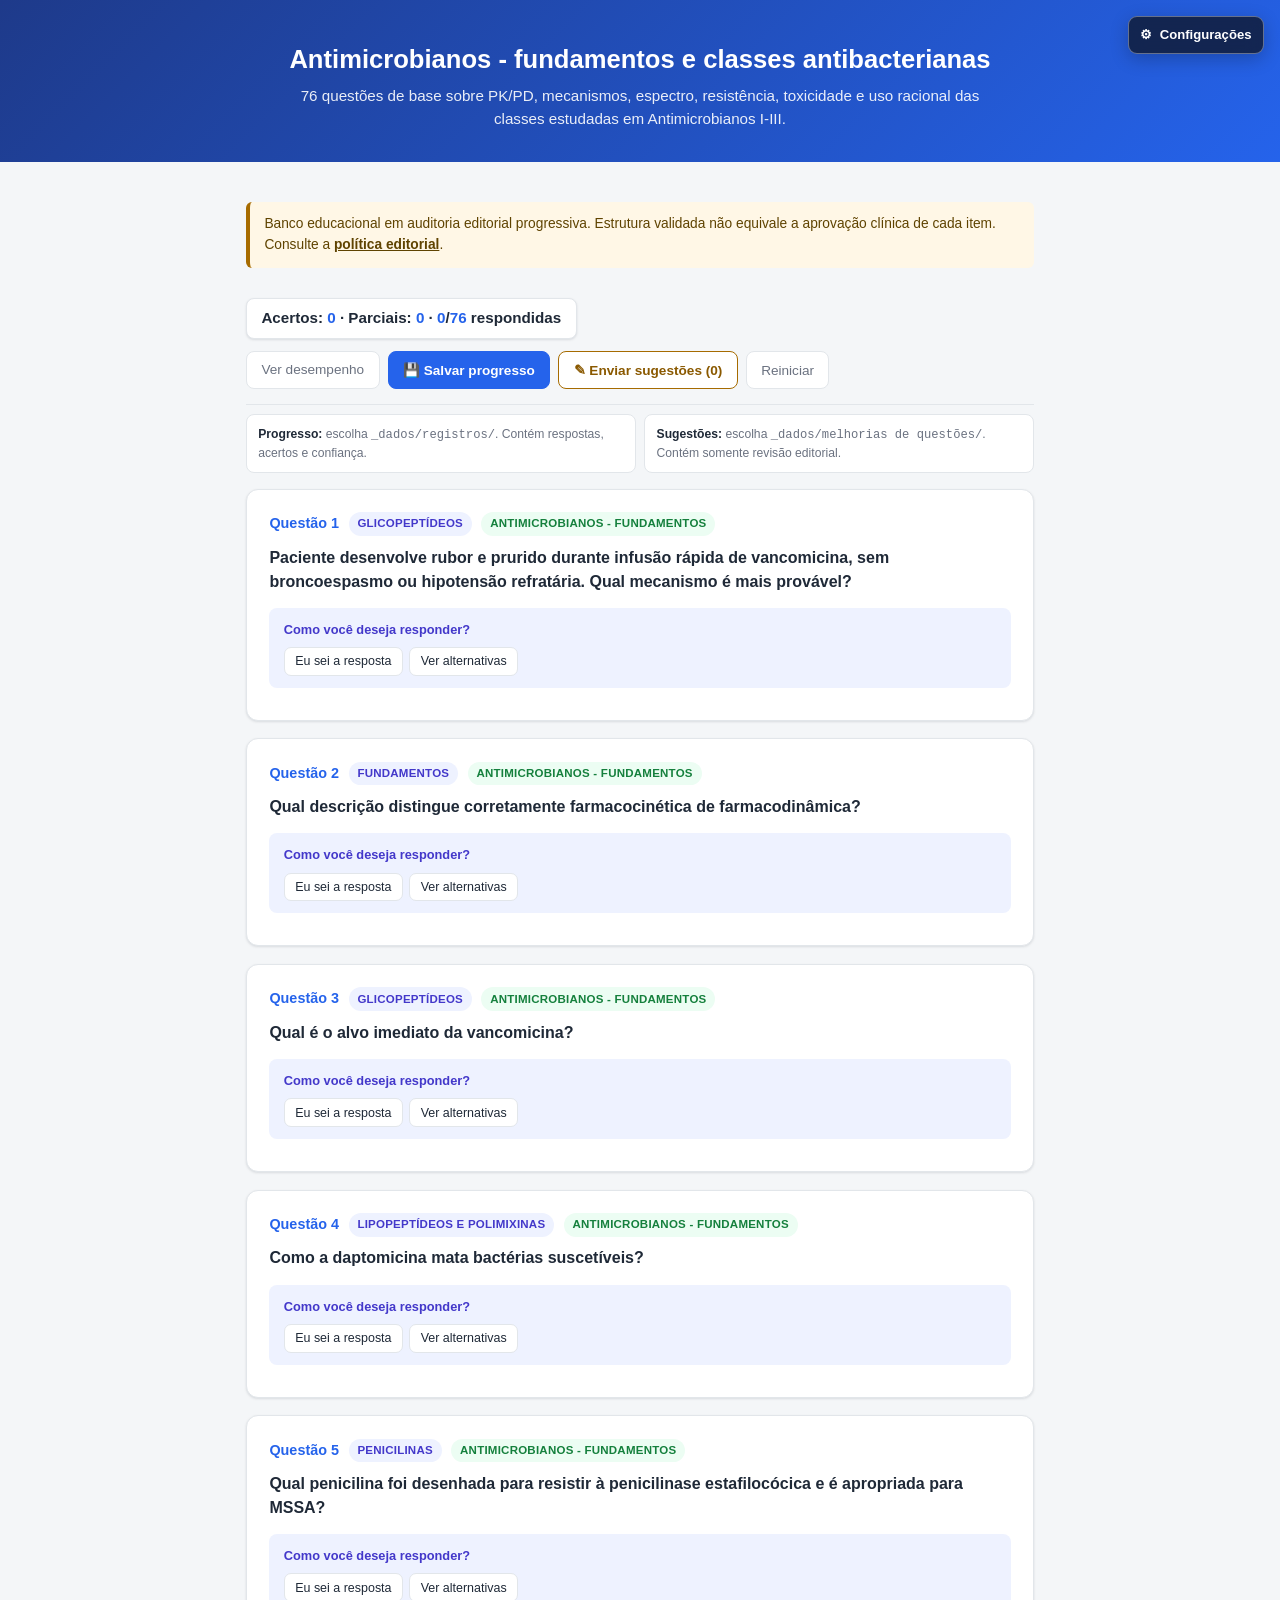
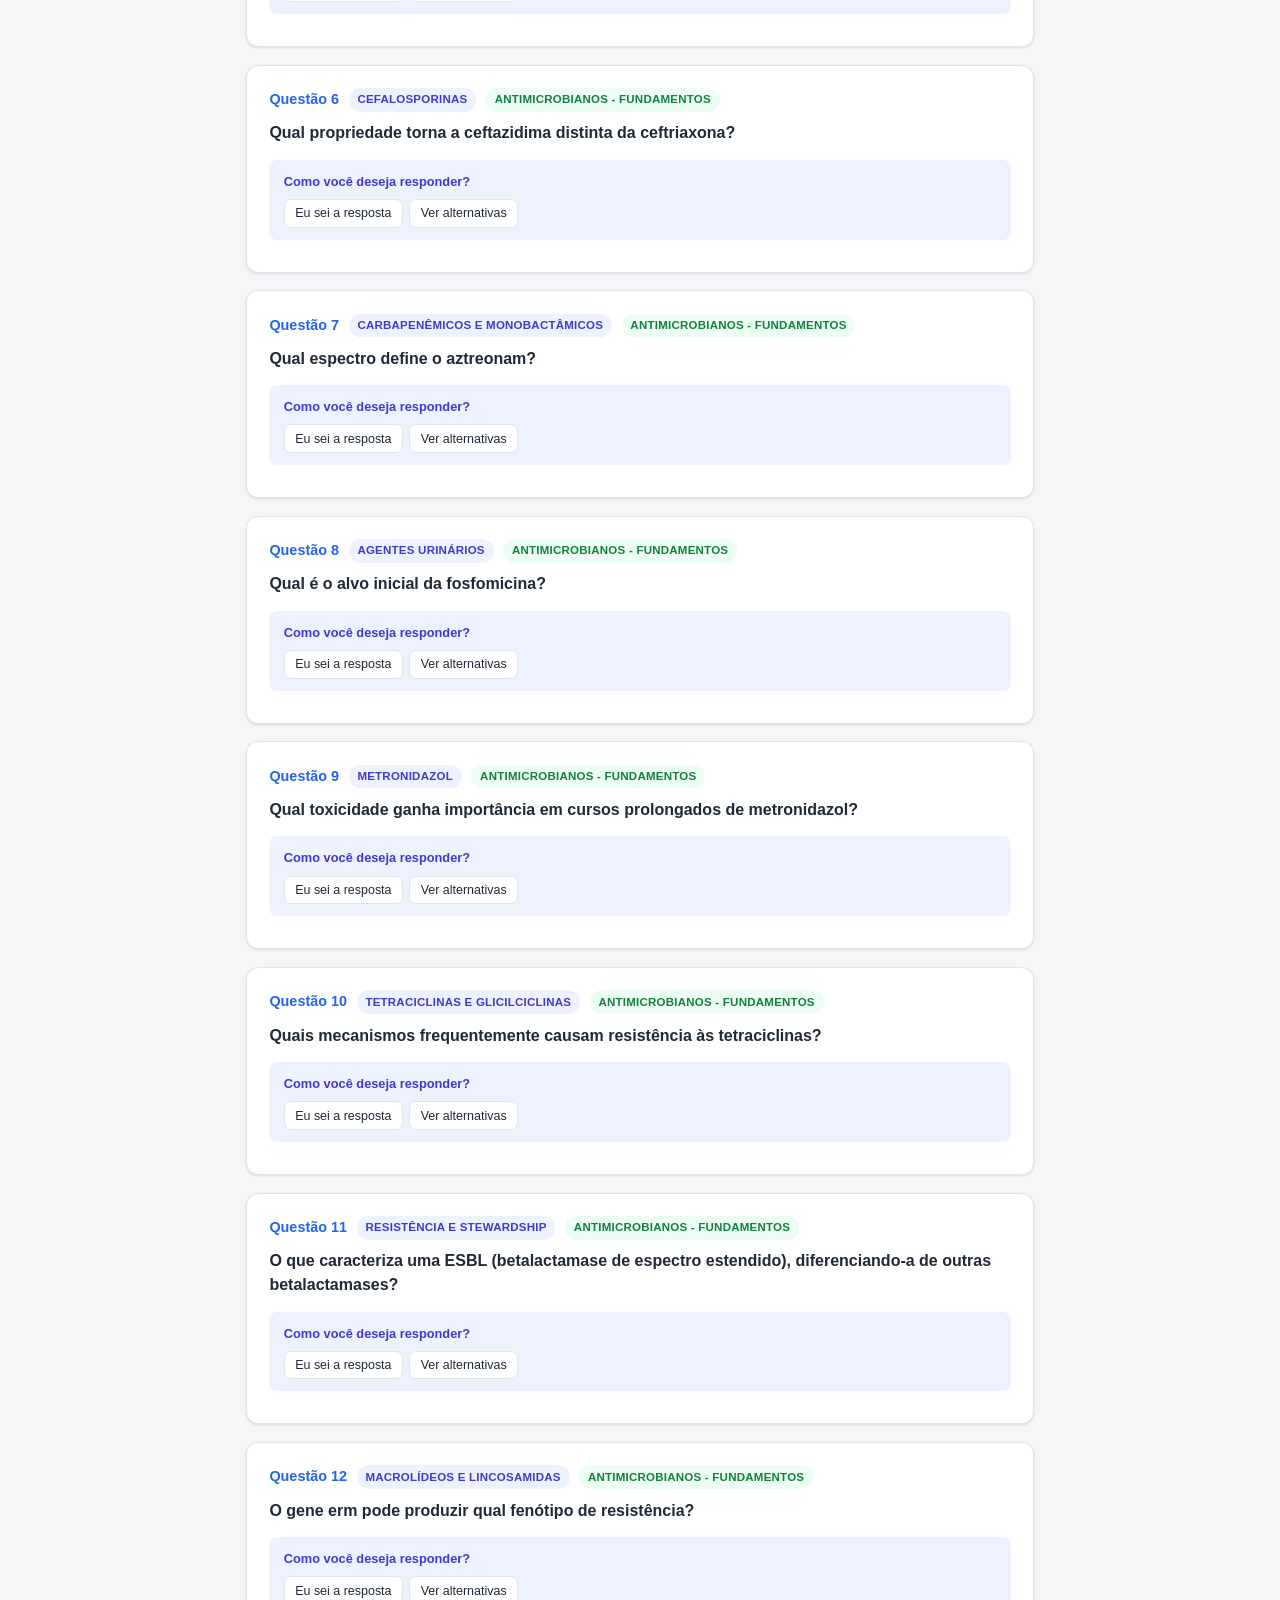
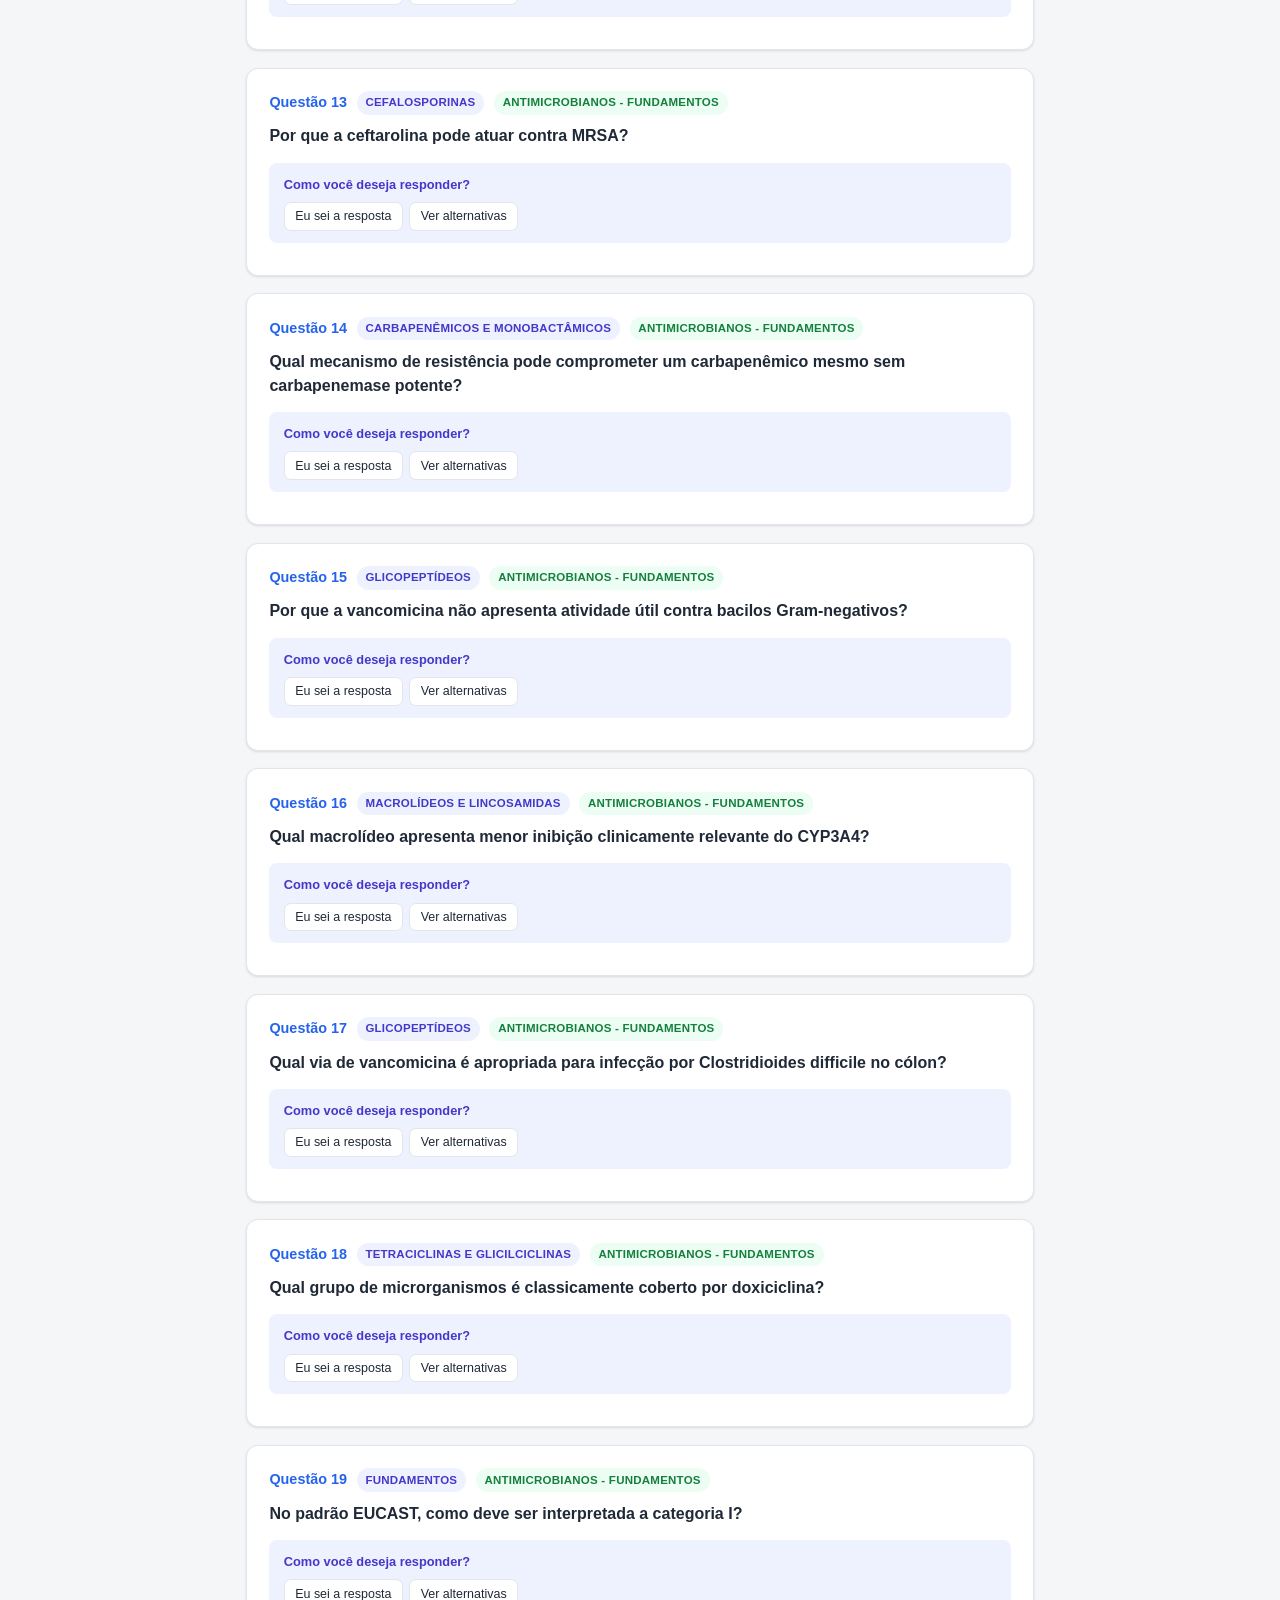
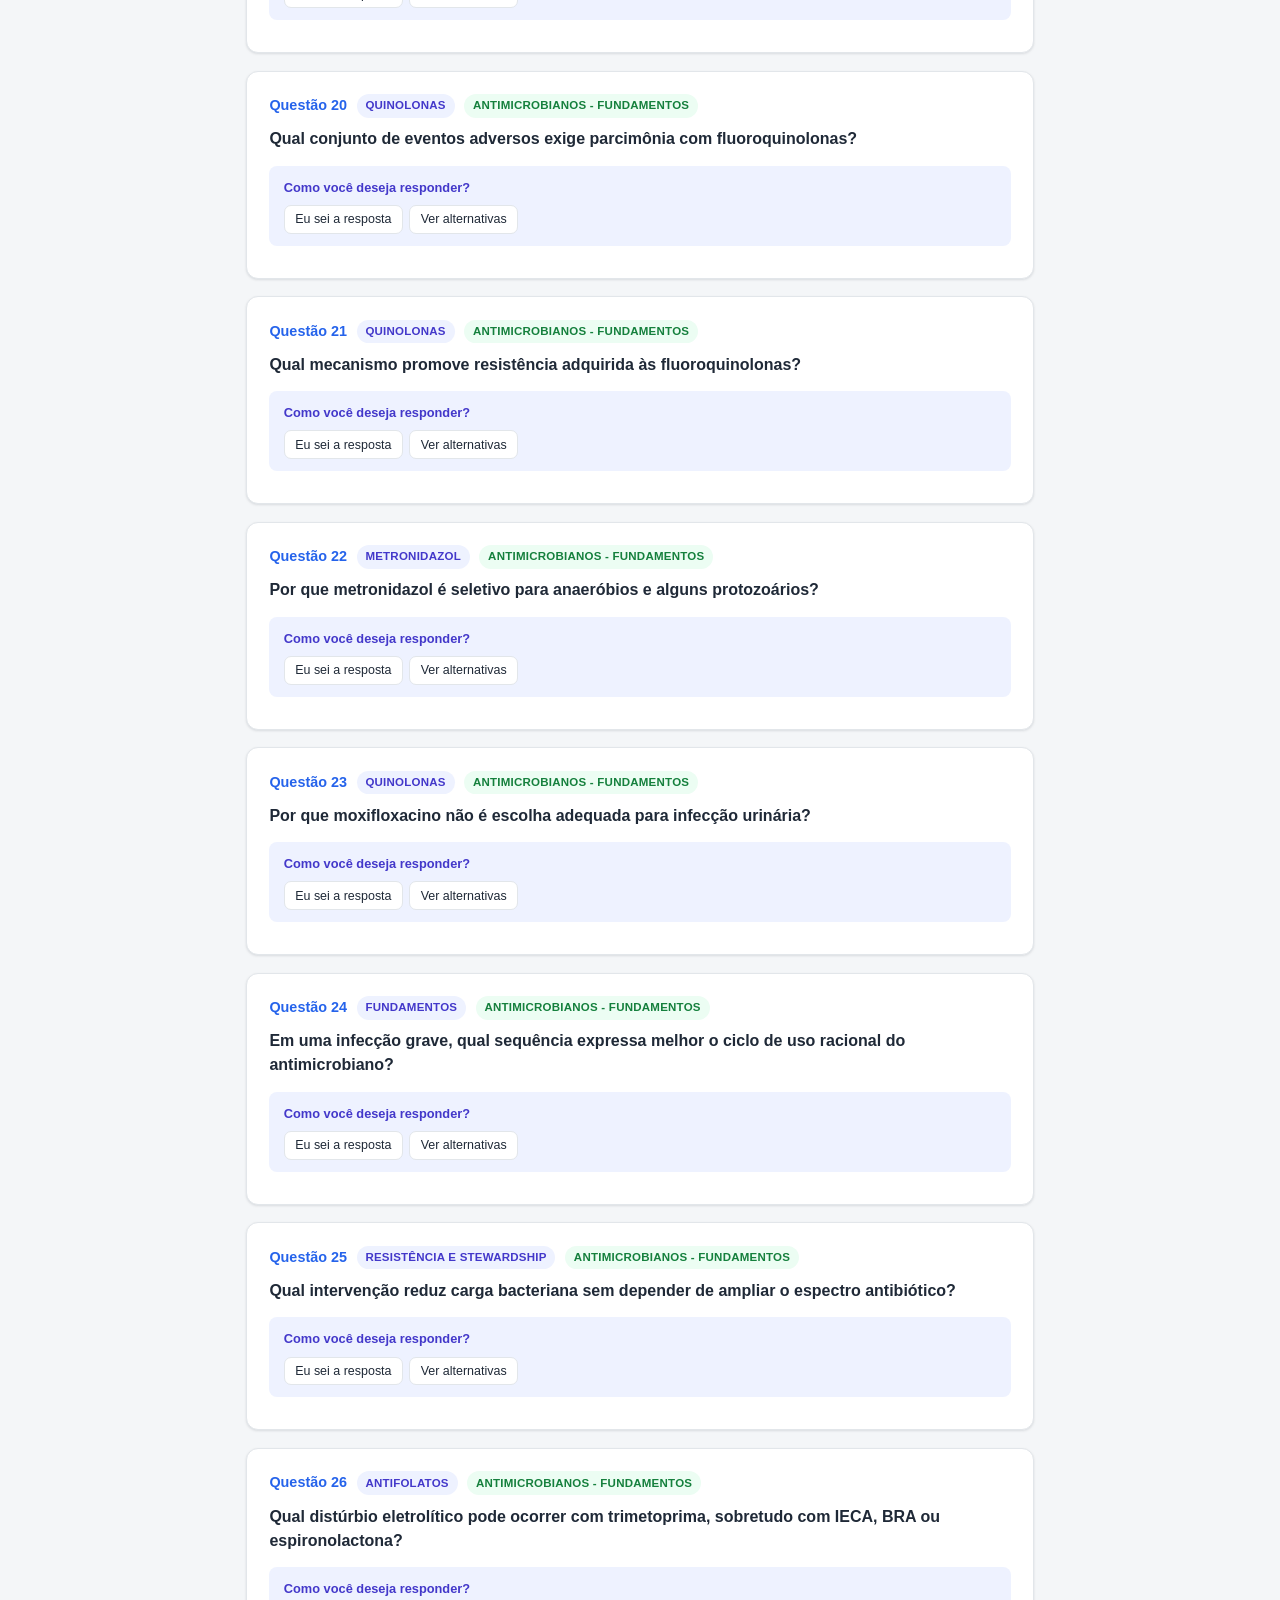
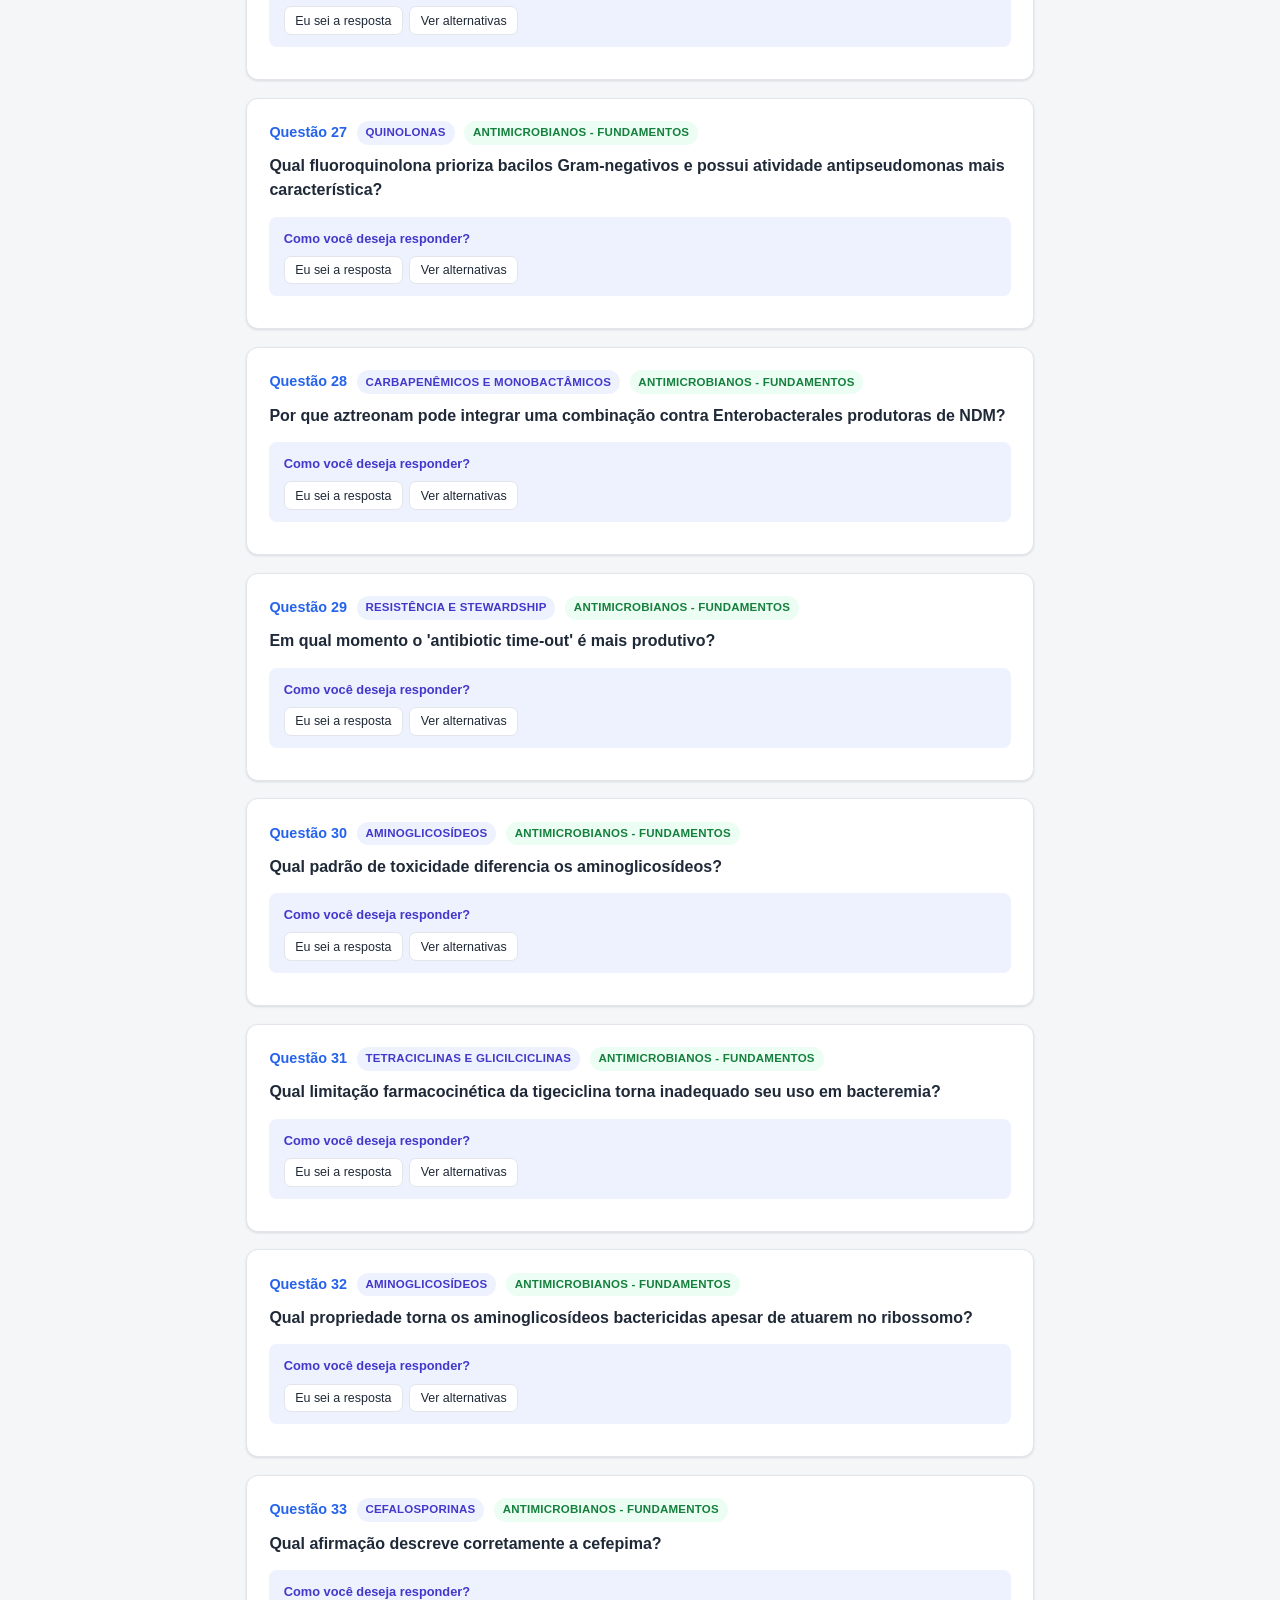
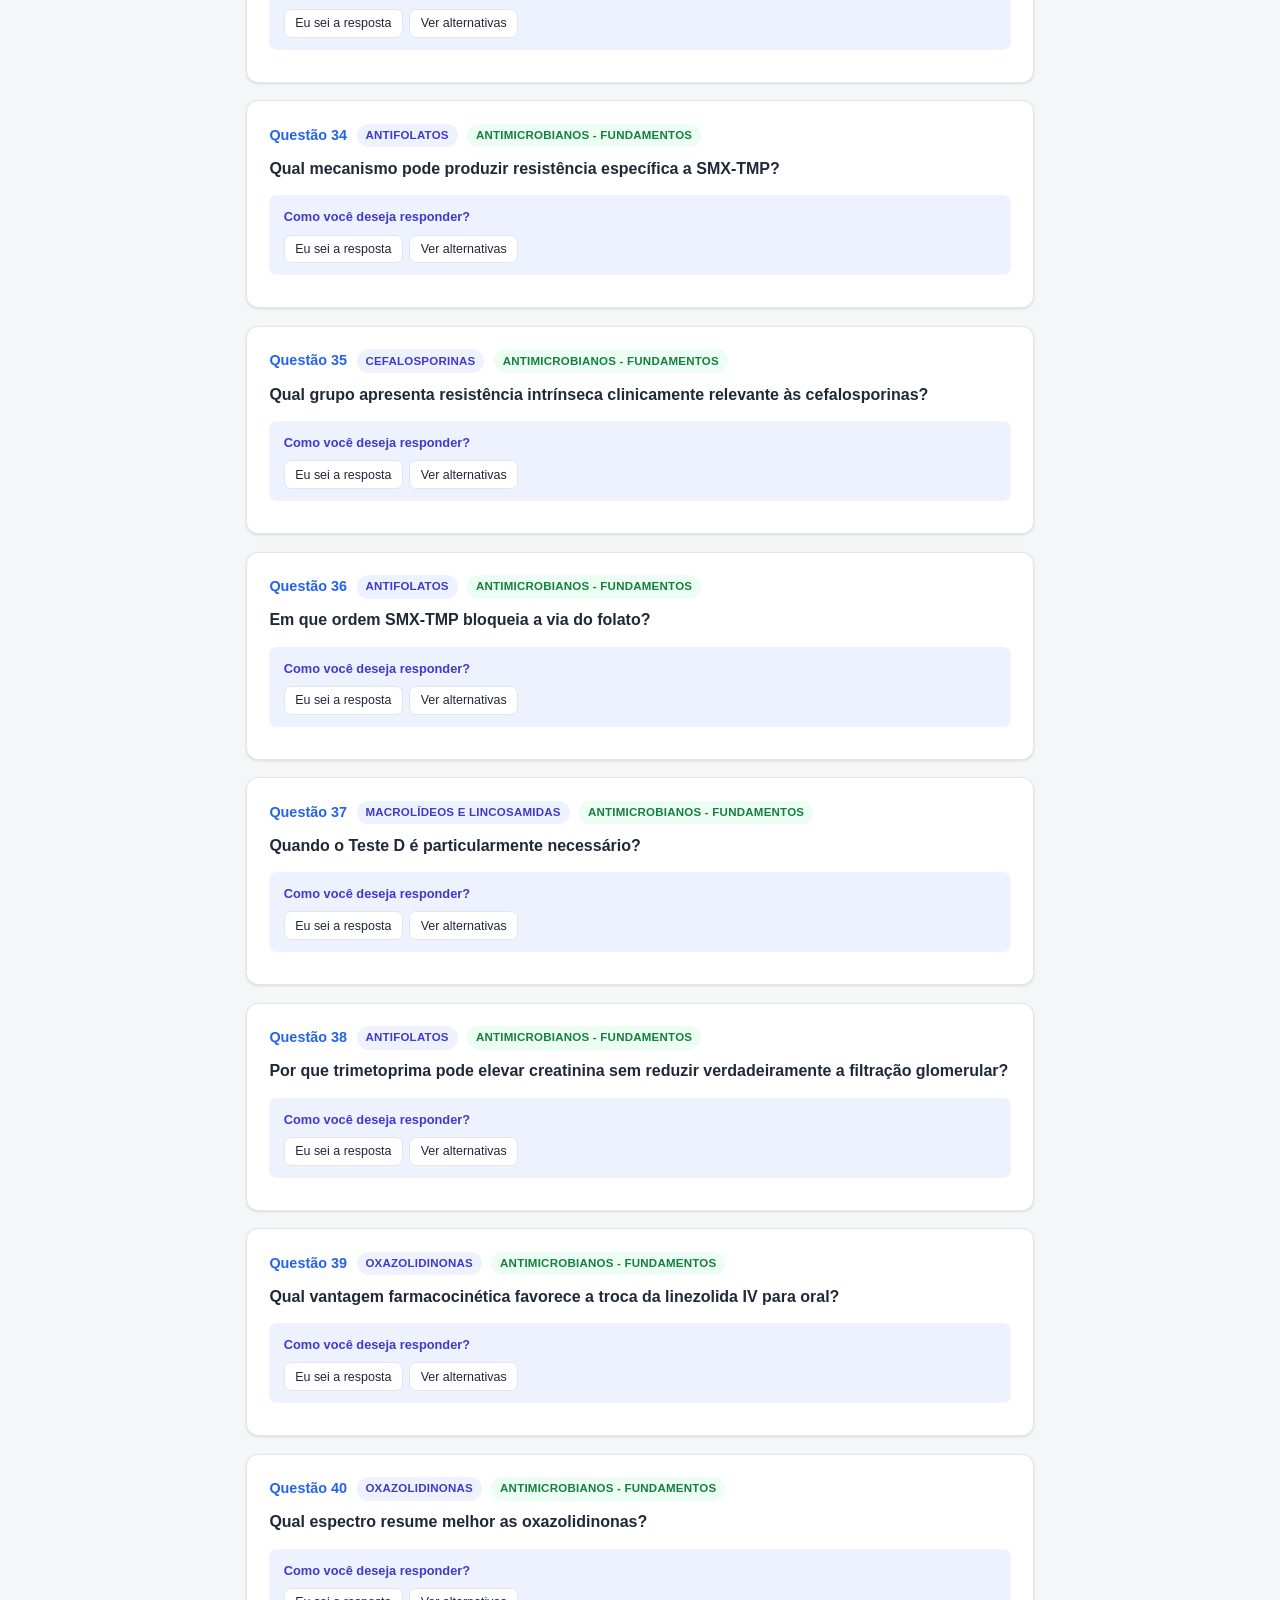
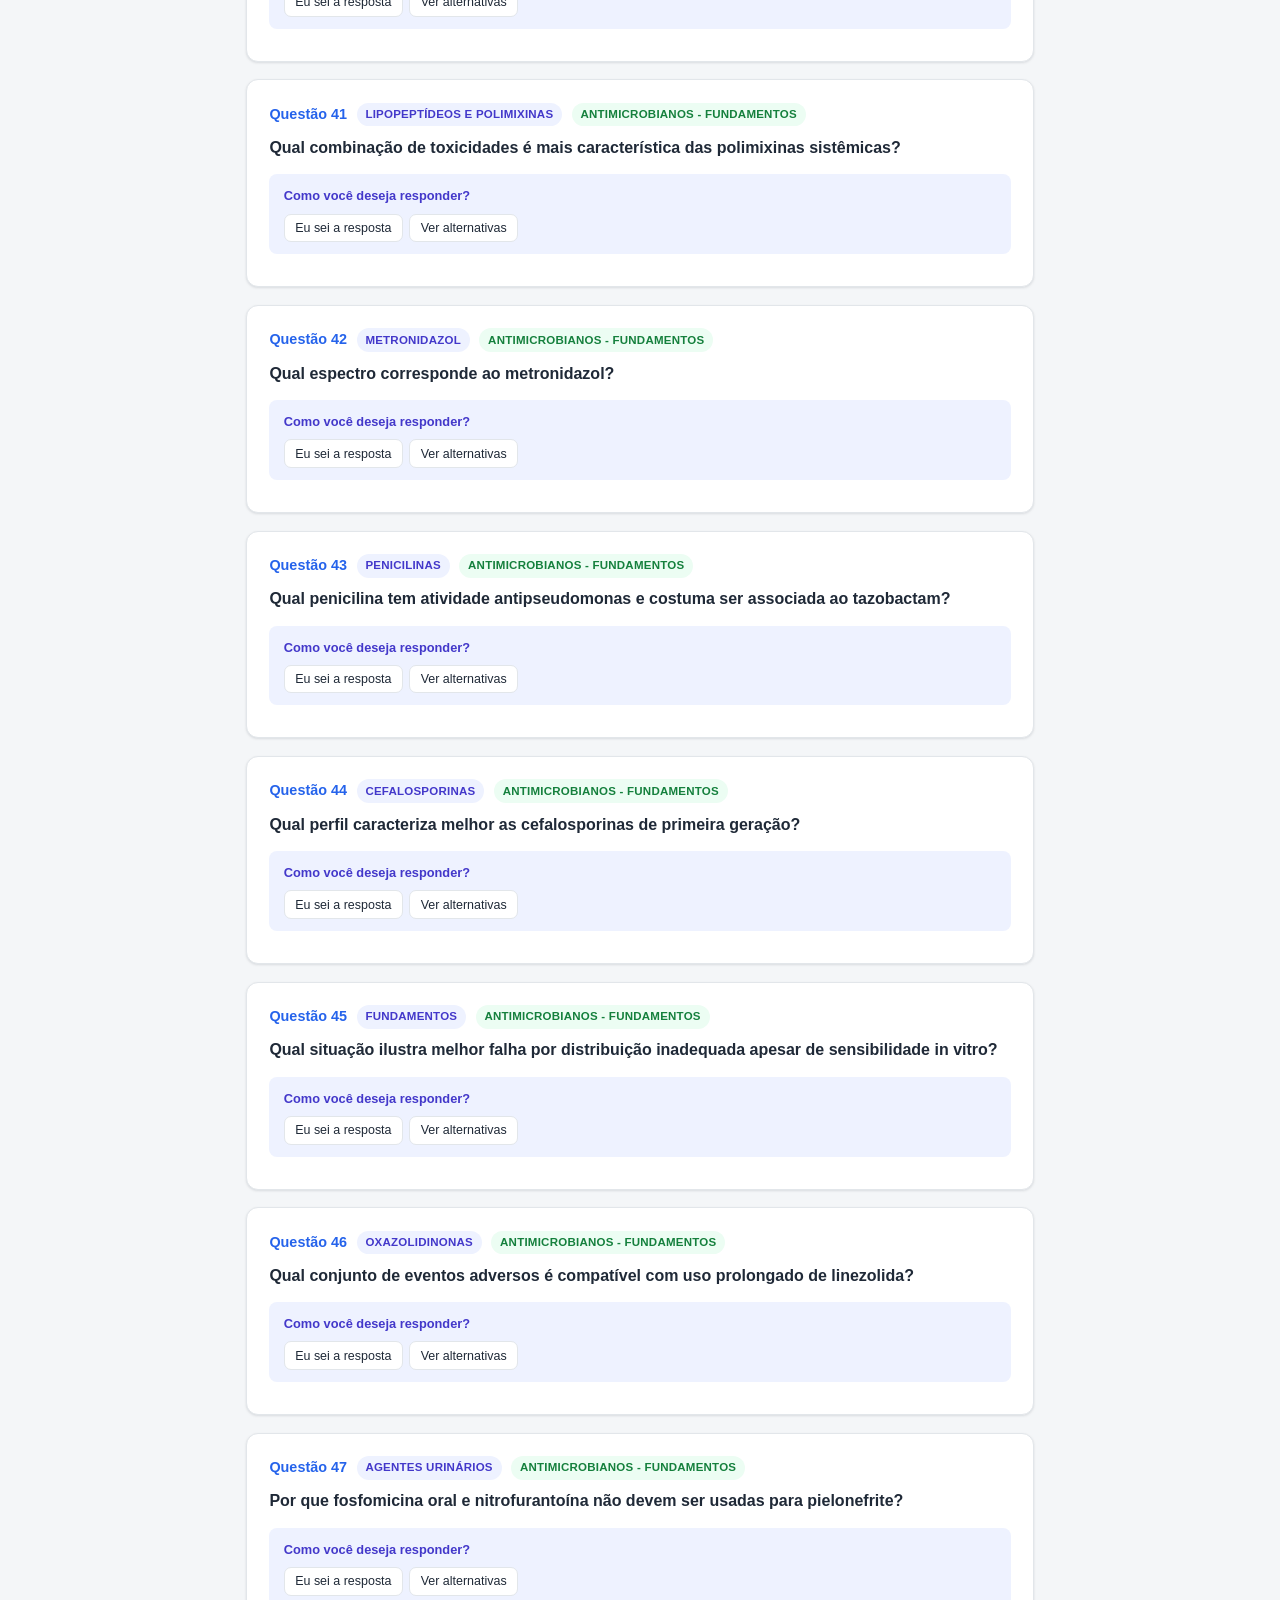
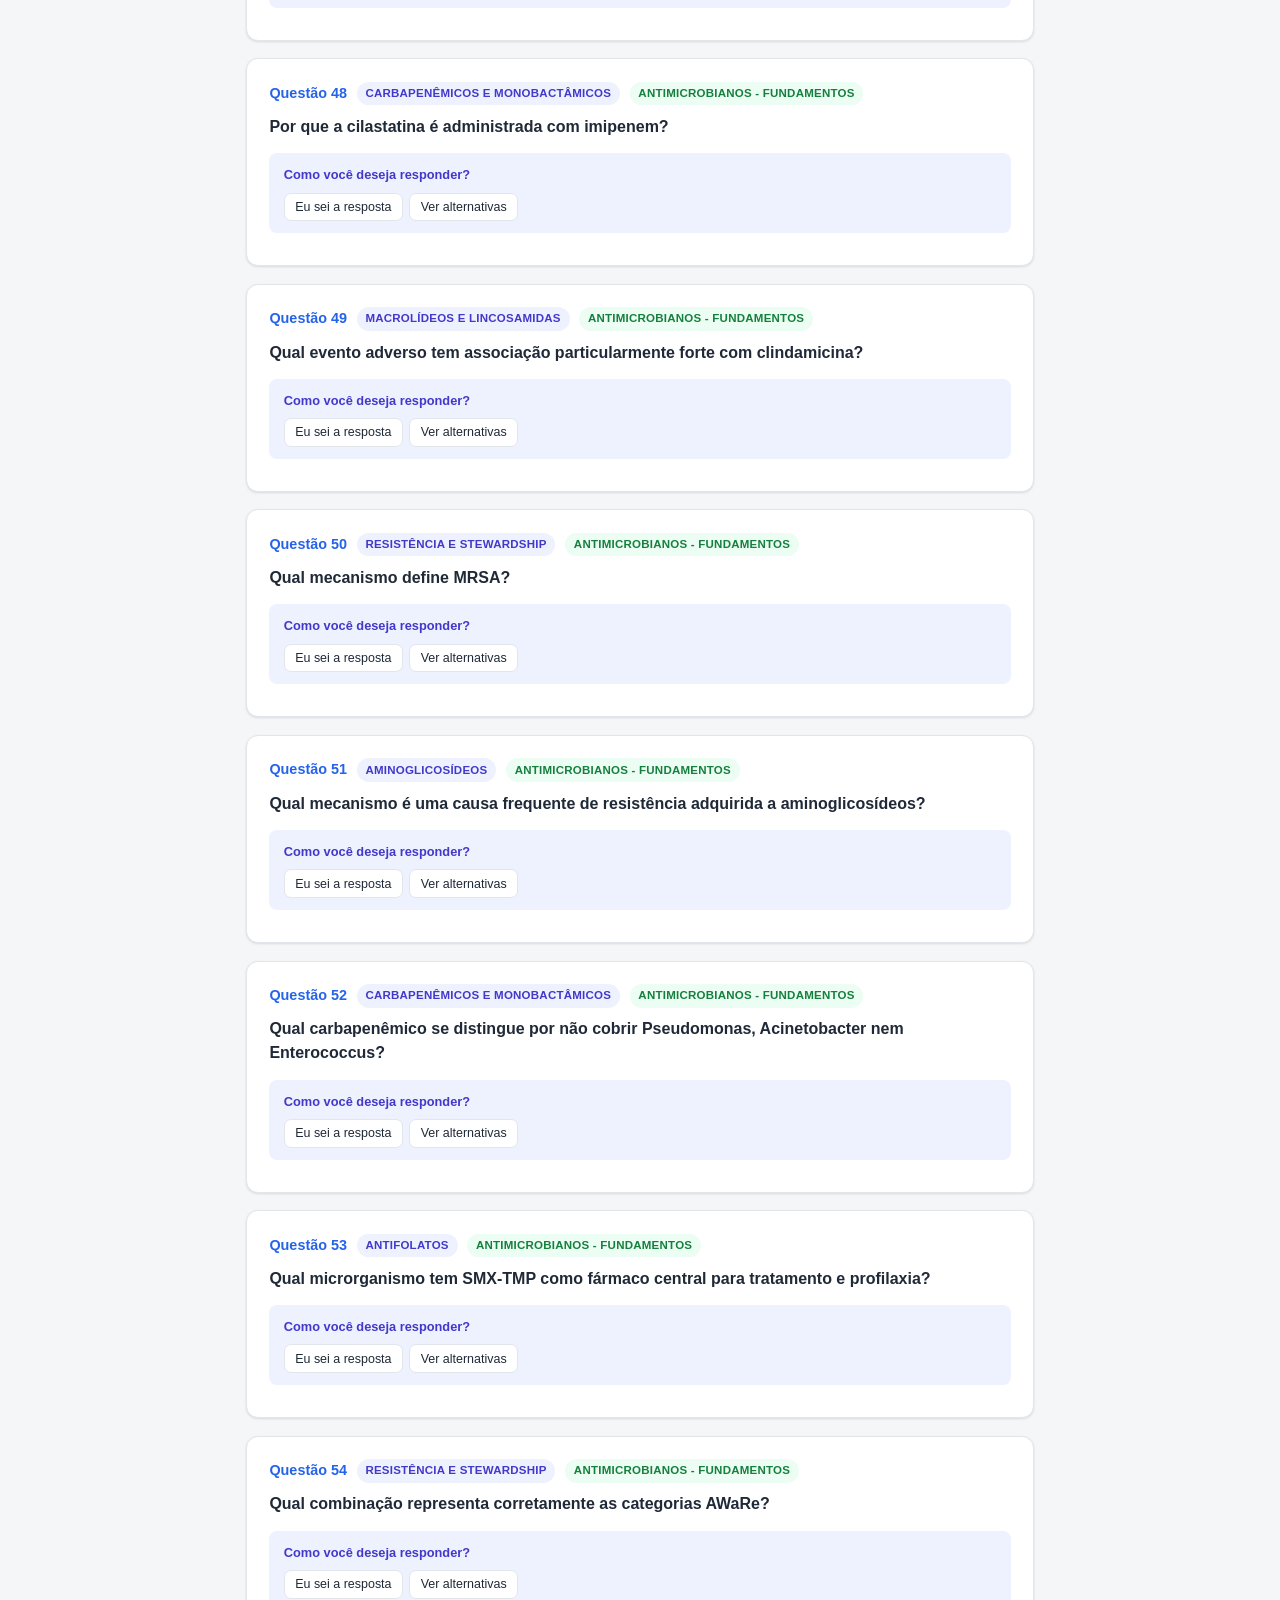
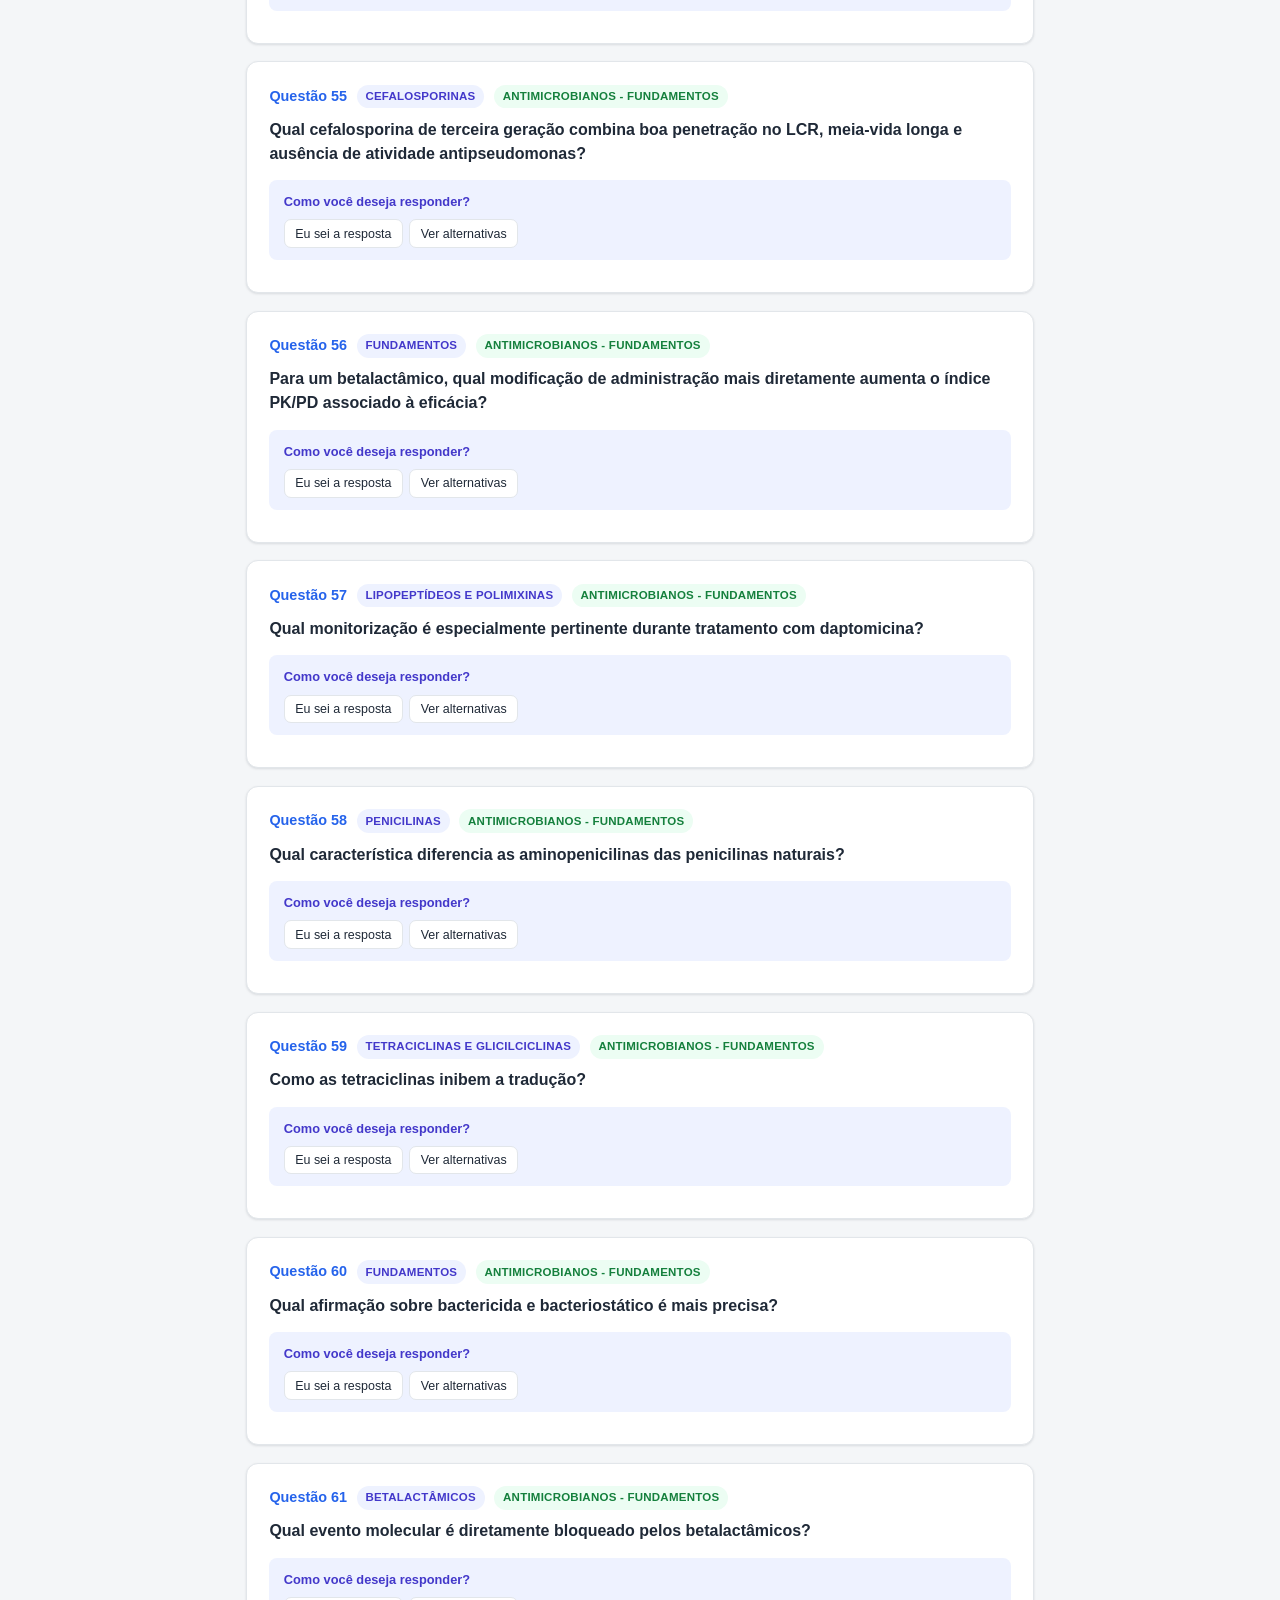
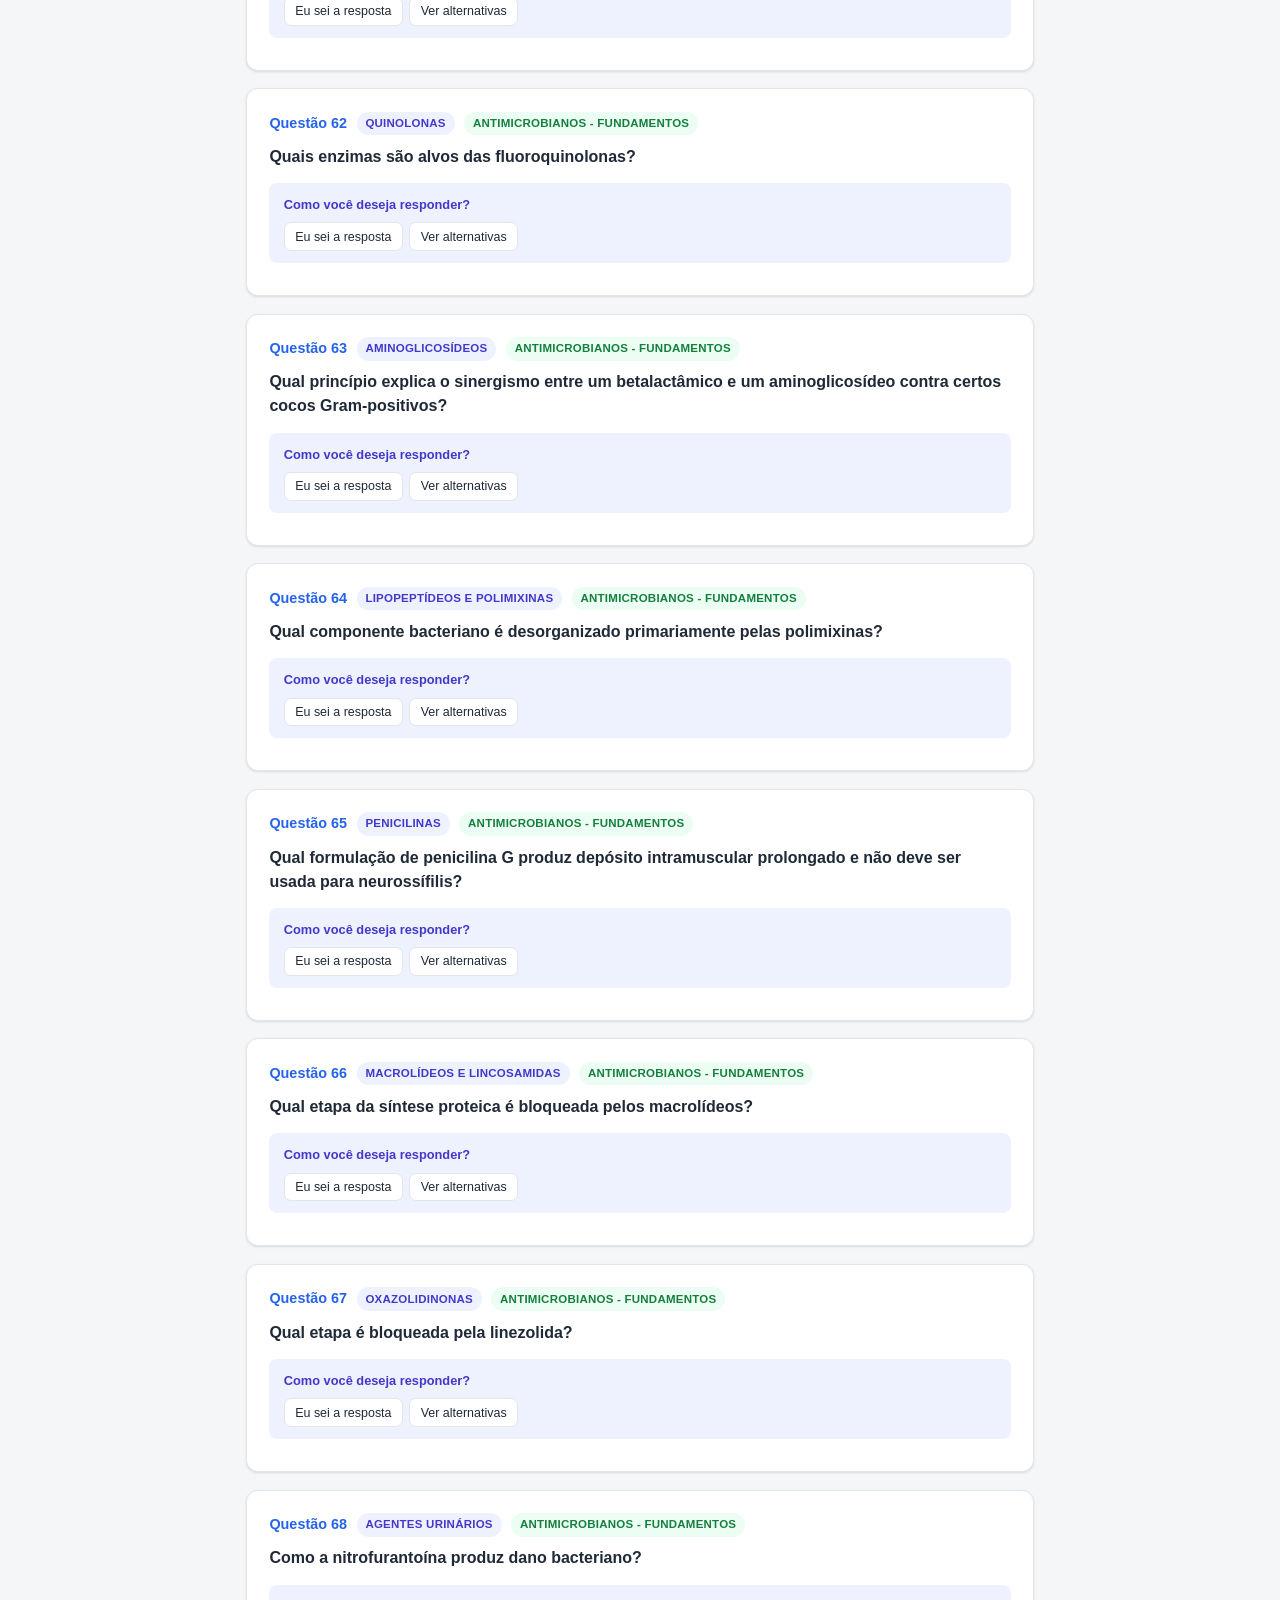
<file: medicina/antimicrobianos-fundamentos.html>
<!DOCTYPE html>
<html lang="pt-BR">
<head>
<meta charset="UTF-8">
<meta name="viewport" content="width=device-width, initial-scale=1.0">
<title id="page-title">Questões</title>
<link rel="stylesheet" href="../_shared/theme.css">
<style>
  /* Específico deste template: cabeçalho, contêiner, botão flutuante de
     configurações e variantes extras de botão (progresso/qualidade). O
     restante do tema e dos componentes de quiz vem de ../_shared/theme.css —
     não duplique regras já definidas lá. */
  header {
    background: linear-gradient(135deg, #1e3a8a, #2563eb);
    color: #fff;
    padding: 2.5rem 1.5rem 2rem;
    text-align: center;
  }
  header h1 { margin: 0 0 0.4rem; font-size: 1.6rem; }
  header p { margin: 0 auto; opacity: 0.9; font-size: 0.95rem; max-width: 700px; }
  .container { max-width: 820px; margin: 0 auto; padding: 1.5rem 1rem 4rem; }

  button.export-progress { background: var(--accent); border-color: var(--accent); color: var(--accent-contrast); }
  button.export-progress:hover { background: color-mix(in srgb, var(--accent) 84%, #000); color: var(--accent-contrast); }
  button.export-quality { border-color: #a66b00; color: #8a5900; }
  button.export-quality:hover { background: #fff7e6; color: #6f4800; }
  .save-actions { display: flex; gap: 0.5rem; flex-wrap: wrap; }
  .save-guidance { display: grid; grid-template-columns: repeat(2, minmax(0, 1fr)); gap: 0.55rem; margin: -0.6rem 0 1rem; }
  .save-guidance p { margin: 0; padding: 0.6rem 0.7rem; border: 1px solid var(--border); border-radius: 8px; background: var(--card-bg); color: var(--text-muted); font-size: 0.76rem; }
  .save-guidance strong { color: var(--text); }
  .settings-trigger {
    position: fixed; top: 1rem; right: 1rem; z-index: 50; display: inline-flex; align-items: center; gap: 0.45rem;
    border: 1px solid rgba(255,255,255,0.35); border-radius: 9px; padding: 0.52rem 0.72rem;
    background: rgba(15,23,42,0.78); color: #fff; font: inherit; font-size: 0.82rem; font-weight: 700;
    cursor: pointer; box-shadow: 0 5px 18px rgba(0,0,0,0.22); backdrop-filter: blur(8px);
  }
  .settings-trigger:hover { background: var(--accent); color: var(--accent-contrast); }

  body[data-view="focus"] .editorial-notice,
  body[data-view="focus"] .footnote { display: none; }

  .footnote {
    text-align: center; color: var(--text-muted); font-size: 0.8rem; margin-top: 2rem;
  }
  .editorial-notice {
    margin: 1rem 0; padding: 0.75rem 0.9rem; border-left: 4px solid #a66b00;
    background: #fff7e6; color: #5f4300; border-radius: 6px; font-size: 0.86rem;
  }
  .editorial-notice a { color: inherit; font-weight: 700; }

  :root[data-theme="dark"] button.export-quality { color: #f0b96a; border-color: #b8791f; }
  :root[data-theme="dark"] button.export-quality:hover { background: #2e2013; color: #ffd28a; }
  :root[data-palette="presleep"] .editorial-notice { background: #fdf1de; color: #6b3f14; border-left-color: #a66b00; }
  :root[data-theme="dark"][data-palette="presleep"] .editorial-notice { background: #2e2013; color: #f0b96a; border-left-color: #b8791f; }

  @media (max-width: 560px) {
    .settings-trigger .settings-label { display: none; }
    .setting-row { align-items: stretch; flex-direction: column; }
    .setting-row .segmented-control { align-self: stretch; }
    .setting-row .segmented-control button { flex: 1; }
    .save-guidance { grid-template-columns: 1fr; }
  }
</style>
</head>
<body>

<button type="button" class="settings-trigger" aria-haspopup="dialog" aria-label="Abrir configurações">
  <span aria-hidden="true">⚙</span><span class="settings-label">Configurações</span>
</button>

<header>
  <h1 id="quiz-title"></h1>
  <p id="quiz-desc"></p>
</header>

<div class="container">
  <div class="editorial-notice" role="note">
    Banco educacional em auditoria editorial progressiva. Estrutura validada não equivale
    a aprovação clínica de cada item. Consulte a
    <a href="../_banco/POLITICA-EDITORIAL.md">política editorial</a>.
  </div>
  <div class="toolbar">
    <div class="score">Acertos: <span id="score-correct">0</span> · Parciais: <span id="score-partial">0</span> · <span id="score-total">0</span>/<span id="score-max">0</span> respondidas</div>
    <div class="toolbar-right">
      <a class="dash-link" href="../_dados/dashboard.html" target="_blank">Ver desempenho</a>
      <div class="save-actions" aria-label="Opções de salvamento">
        <button class="export export-progress" id="save-progress" onclick="saveRegistro()" title="Salva respostas e desempenho em _dados/registros">💾 Salvar progresso</button>
        <button class="export export-quality" id="save-quality" onclick="saveQualityReviews()" title="Salva avaliações editoriais em _dados/melhorias de questões">✎ Enviar sugestões (<span id="quality-pending">0</span>)</button>
      </div>
      <button class="reset" onclick="resetQuiz()">Reiniciar</button>
    </div>
  </div>
  <div class="save-guidance" aria-label="Destino dos arquivos salvos">
    <p><strong>Progresso:</strong> escolha <code>_dados/registros/</code>. Contém respostas, acertos e confiança.</p>
    <p><strong>Sugestões:</strong> escolha <code>_dados/melhorias de questões/</code>. Contém somente revisão editorial.</p>
  </div>
  <p class="export-hint" id="export-hint">Arquivo baixado. Mova-o para <code>Questões/_dados/registros/</code> para que apareça no painel de desempenho.</p>

  <nav class="focus-navigation" aria-label="Navegação entre questões">
    <button type="button" id="focus-prev">&larr; Anterior</button>
    <span class="focus-position" id="focus-position" aria-live="polite"></span>
    <button type="button" id="focus-next">Próxima &rarr;</button>
  </nav>

  <div id="quiz"></div>

  <div class="refs">
    <h2>Referências</h2>
    <ol id="ref-list"></ol>
  </div>

  <p class="footnote" id="quiz-footnote"></p>
</div>

<div class="settings-overlay" id="settings-overlay" aria-hidden="true">
  <section class="settings-dialog" role="dialog" aria-modal="true" aria-labelledby="settings-title" aria-describedby="settings-description">
    <div class="settings-header">
      <div><h2 id="settings-title">Configurações</h2><p id="settings-description">Personalize a aparência e a forma de navegar pelas questões.</p></div>
      <button type="button" class="settings-close" aria-label="Fechar configurações">&times;</button>
    </div>
    <div class="settings-body">
      <div class="setting-row">
        <div class="setting-copy"><strong>Tema</strong><span>Escolha a claridade da interface.</span></div>
        <div class="segmented-control" aria-label="Tema da interface">
          <button type="button" data-theme-choice="light" aria-pressed="false">Claro</button><button type="button" data-theme-choice="dark" aria-pressed="false">Escuro</button>
        </div>
      </div>
      <div class="setting-row">
        <div class="setting-copy"><strong>Paleta de cores</strong><span>Normal ou tons que afetam menos o sono.</span></div>
        <div class="segmented-control" aria-label="Paleta de cores">
          <button type="button" data-palette-choice="normal" aria-pressed="false">Normal</button><button type="button" data-palette-choice="presleep" aria-pressed="false">Pré-sono</button>
        </div>
      </div>
      <div class="setting-row">
        <div class="setting-copy"><strong>Exibição das questões</strong><span>Veja todas ou concentre-se em uma por tela.</span></div>
        <div class="segmented-control" aria-label="Formato das questões">
          <button type="button" data-view-choice="list" aria-pressed="false">Lista</button><button type="button" data-view-choice="focus" aria-pressed="false">Uma por vez</button>
        </div>
      </div>
    </div>
    <div class="settings-footer"><button type="button" class="settings-done">Concluído</button></div>
  </section>
</div>

<script type="application/json" id="quiz-data">
{
  "quizId": "antimicrobianos-fundamentos",
  "title": "Antimicrobianos - fundamentos e classes antibacterianas",
  "description": "76 questões de base sobre PK/PD, mecanismos, espectro, resistência, toxicidade e uso racional das classes estudadas em Antimicrobianos I-III.",
  "footnote": "Material educacional. Doses, indicações e escolhas terapêuticas reais dependem do foco, hospedeiro, epidemiologia, cultura, antibiograma e protocolo local.",
  "questions": [
    {
      "id": "antimicrobianos-001",
      "tema": "Antimicrobianos - fundamentos",
      "cat": "Fundamentos",
      "classificacao": {
        "area": "Medicina",
        "disciplina": "Farmacologia",
        "disciplinasRelacionadas": [
          "Infectologia",
          "Microbiologia"
        ],
        "tema": "Antimicrobianos - fundamentos",
        "subtema": "Fundamentos",
        "focos": [
          "pk-pd"
        ],
        "competencia": "Compreensão de mecanismo",
        "complexidade": "Fundamental",
        "contexto": "Pergunta direta",
        "hierarquia": [
          "Medicina",
          "Farmacologia",
          "Antimicrobianos",
          "Princípios gerais"
        ]
      },
      "q": "Qual descrição distingue corretamente farmacocinética de farmacodinâmica?",
      "options": [
        "Farmacocinética descreve o que o organismo faz com o fármaco; farmacodinâmica relaciona exposição, alvo e efeito antimicrobiano",
        "Farmacocinética descreve a relação entre concentração e efeito; farmacodinâmica descreve absorção e eliminação",
        "Farmacocinética se limita à via oral; farmacodinâmica se limita à via intravenosa",
        "Farmacocinética define o espectro de ação e a via de eliminação; farmacodinâmica define apenas os parâmetros de toxicidade do fármaco",
        "Farmacocinética e farmacodinâmica são termos sinônimos e intercambiáveis sempre que se estudam antibióticos e antifúngicos"
      ],
      "correct": 0,
      "exp": "Farmacocinética abrange absorção, distribuição, metabolismo e excreção. Farmacodinâmica descreve o efeito do fármaco sobre o microrganismo e liga exposição a atividade. As outras alternativas trocam ou restringem indevidamente os conceitos.",
      "ref": [
        "aulas2026-antimicrobianos",
        "guia2026-antimicrobianos"
      ],
      "itemVersion": 1,
      "editorialState": "em_revisao"
    },
    {
      "id": "antimicrobianos-002",
      "tema": "Antimicrobianos - fundamentos",
      "cat": "Fundamentos",
      "classificacao": {
        "area": "Medicina",
        "disciplina": "Farmacologia",
        "disciplinasRelacionadas": [
          "Infectologia",
          "Microbiologia"
        ],
        "tema": "Antimicrobianos - fundamentos",
        "subtema": "Fundamentos",
        "focos": [
          "pk-pd",
          "betalactamicos"
        ],
        "competencia": "Compreensão de mecanismo",
        "complexidade": "Fundamental",
        "contexto": "Pergunta direta",
        "hierarquia": [
          "Medicina",
          "Farmacologia",
          "Antimicrobianos",
          "Antibacterianos",
          "Inibidores da síntese da parede celular",
          "Betalactâmicos",
          "Princípios de PK/PD"
        ]
      },
      "q": "Para um betalactâmico, qual modificação de administração mais diretamente aumenta o índice PK/PD associado à eficácia?",
      "options": [
        "Concentrar toda a dose diária em um único pico de concentração plasmática máxima",
        "Prolongar a infusão ou encurtar o intervalo para manter a fração livre acima da CIM",
        "Associar um agente quelante ao esquema para aumentar a absorção intestinal do fármaco",
        "Reduzir artificialmente a meia-vida plasmática para ampliar a depuração renal do fármaco",
        "Administrar somente depois da fase estacionária bacteriana"
      ],
      "correct": 1,
      "exp": "Betalactâmicos são tempo-dependentes: importa fT>CIM. Infusão prolongada e intervalos adequados aumentam esse tempo; um pico isolado é mais pertinente a fármacos concentração-dependentes.",
      "ref": [
        "aulas2026-antimicrobianos",
        "guia2026-antimicrobianos"
      ],
      "itemVersion": 1,
      "editorialState": "em_revisao"
    },
    {
      "id": "antimicrobianos-003",
      "tema": "Antimicrobianos - fundamentos",
      "cat": "Fundamentos",
      "classificacao": {
        "area": "Medicina",
        "disciplina": "Farmacologia",
        "disciplinasRelacionadas": [
          "Infectologia",
          "Microbiologia"
        ],
        "tema": "Antimicrobianos - fundamentos",
        "subtema": "Fundamentos",
        "focos": [
          "pk-pd",
          "vancomicina"
        ],
        "competencia": "Compreensão de mecanismo",
        "complexidade": "Fundamental",
        "contexto": "Pergunta direta",
        "hierarquia": [
          "Medicina",
          "Farmacologia",
          "Antimicrobianos",
          "Princípios gerais",
          "Vancomicina"
        ]
      },
      "q": "Qual par associa corretamente a classe ao principal índice PK/PD?",
      "options": [
        "Aminoglicosídeos - fT>CIM",
        "Betalactâmicos - pico/CIM",
        "Vancomicina - AUC24/CIM",
        "Macrolídeos - tempo abaixo da CIM",
        "Polimixinas - apenas meia-vida, sem relação com exposição"
      ],
      "correct": 2,
      "exp": "A exposição da vancomicina é melhor expressa por AUC24/CIM. Aminoglicosídeos se relacionam a pico/CIM; betalactâmicos, a fT>CIM. As demais associações não representam os índices centrais ensinados.",
      "ref": [
        "aulas2026-antimicrobianos",
        "guia2026-antimicrobianos"
      ],
      "itemVersion": 1,
      "editorialState": "em_revisao"
    },
    {
      "id": "antimicrobianos-004",
      "tema": "Antimicrobianos - fundamentos",
      "cat": "Fundamentos",
      "classificacao": {
        "area": "Medicina",
        "disciplina": "Farmacologia",
        "disciplinasRelacionadas": [
          "Infectologia",
          "Microbiologia"
        ],
        "tema": "Antimicrobianos - fundamentos",
        "subtema": "Fundamentos",
        "focos": [
          "pk-pd"
        ],
        "competencia": "Conhecimento fundamental",
        "complexidade": "Integração",
        "contexto": "Caso clínico",
        "hierarquia": [
          "Medicina",
          "Farmacologia",
          "Antimicrobianos",
          "Princípios gerais"
        ]
      },
      "q": "O que significa dizer que um antimicrobiano apresenta efeito pós-antibiótico?",
      "options": [
        "A toxicidade do fármaco desaparece completamente assim que termina a infusão intravenosa",
        "A bactéria se torna permanentemente sensível após a primeira dose",
        "O fármaco passa a exercer seu efeito somente depois de ser totalmente eliminado do organismo",
        "A atividade persiste temporariamente depois que a concentração cai abaixo da CIM",
        "A atividade antimicrobiana depende apenas do tempo total de tratamento, independente da concentração"
      ],
      "correct": 3,
      "exp": "Efeito pós-antibiótico é a supressão persistente do crescimento após a exposição e queda abaixo da CIM, fenômeno importante para aminoglicosídeos. Não descreve toxicidade nem sensibilização permanente.",
      "ref": [
        "aulas2026-antimicrobianos",
        "guia2026-antimicrobianos"
      ],
      "itemVersion": 1,
      "editorialState": "em_revisao"
    },
    {
      "id": "antimicrobianos-005",
      "tema": "Antimicrobianos - fundamentos",
      "cat": "Fundamentos",
      "classificacao": {
        "area": "Medicina",
        "disciplina": "Farmacologia",
        "disciplinasRelacionadas": [
          "Infectologia",
          "Microbiologia"
        ],
        "tema": "Antimicrobianos - fundamentos",
        "subtema": "Fundamentos",
        "focos": [
          "farmacodinamica"
        ],
        "competencia": "Compreensão de mecanismo",
        "complexidade": "Fundamental",
        "contexto": "Pergunta direta",
        "hierarquia": [
          "Medicina",
          "Farmacologia",
          "Antimicrobianos",
          "Princípios gerais"
        ]
      },
      "q": "Qual afirmação sobre bactericida e bacteriostático é mais precisa?",
      "options": [
        "A classificação é absoluta e independe de espécie, concentração e sítio",
        "Bacteriostáticos nunca podem ser usados no tratamento de infecções humanas graves ou leves",
        "Bacteriostáticos destroem a parede; bactericidas bloqueiam apenas crescimento",
        "Todo inibidor de síntese proteica ribossomal é necessariamente classificado como bacteriostático, independente do microrganismo alvo",
        "Bactericidas reduzem diretamente a população viável, mas a classificação pode variar com microrganismo e condições"
      ],
      "correct": 4,
      "exp": "A distinção descreve o efeito em condições definidas, não uma propriedade universal. Espécie, concentração, inóculo e sítio podem alterar o comportamento; aminoglicosídeos mostram que inibir síntese proteica não implica ser estático.",
      "ref": [
        "aulas2026-antimicrobianos",
        "guia2026-antimicrobianos"
      ],
      "itemVersion": 1,
      "editorialState": "em_revisao"
    },
    {
      "id": "antimicrobianos-006",
      "tema": "Antimicrobianos - fundamentos",
      "cat": "Fundamentos",
      "classificacao": {
        "area": "Medicina",
        "disciplina": "Farmacologia",
        "disciplinasRelacionadas": [
          "Infectologia",
          "Microbiologia"
        ],
        "tema": "Antimicrobianos - fundamentos",
        "subtema": "Fundamentos",
        "focos": [
          "stewardship"
        ],
        "competencia": "Decisão terapêutica",
        "complexidade": "Aplicação",
        "contexto": "Pergunta direta",
        "hierarquia": [
          "Medicina",
          "Farmacologia",
          "Antimicrobianos",
          "Uso racional e resistência antimicrobiana",
          "Princípios gerais"
        ]
      },
      "q": "Em uma infecção grave, qual sequência expressa melhor o ciclo de uso racional do antimicrobiano?",
      "options": [
        "Colher amostras pertinentes sem atrasar terapia urgente, iniciar esquema empírico e reavaliar em 48-72 h para estreitar ou suspender",
        "Escolher o maior espectro, dispensar culturas e manter até desaparecer a febre",
        "Aguardar sempre o resultado do antibiograma completo antes de iniciar qualquer tratamento, mesmo em choque séptico com instabilidade hemodinâmica",
        "Trocar de classe antimicrobiana a cada 24 horas até a normalização completa dos marcadores inflamatórios",
        "Manter cobertura dupla indefinidamente apesar da identificação do agente e do controle adequado do foco"
      ],
      "correct": 0,
      "exp": "Stewardship é um ciclo: diagnóstico e culturas pertinentes, terapia empírica proporcional à gravidade e revisão estruturada em 48-72 horas. Choque não admite atraso indevido, e maior espectro ou combinação permanente não são objetivos.",
      "ref": [
        "anvisa2023-stewardship",
        "who2022-aware"
      ],
      "itemVersion": 1,
      "editorialState": "em_revisao"
    },
    {
      "id": "antimicrobianos-007",
      "tema": "Antimicrobianos - fundamentos",
      "cat": "Fundamentos",
      "classificacao": {
        "area": "Medicina",
        "disciplina": "Farmacologia",
        "disciplinasRelacionadas": [
          "Infectologia",
          "Microbiologia"
        ],
        "tema": "Antimicrobianos - fundamentos",
        "subtema": "Fundamentos",
        "focos": [
          "antibiograma"
        ],
        "competencia": "Conhecimento fundamental",
        "complexidade": "Fundamental",
        "contexto": "Pergunta direta",
        "hierarquia": [
          "Medicina",
          "Farmacologia",
          "Antimicrobianos",
          "Uso racional e resistência antimicrobiana",
          "Princípios gerais"
        ]
      },
      "q": "No padrão EUCAST, como deve ser interpretada a categoria I?",
      "options": [
        "Resistente intermediário, sem possibilidade de resposta",
        "Sensível com exposição aumentada por dose, intervalo, infusão ou concentração no sítio",
        "Identificação incerta do microrganismo, exigindo repetição da cultura",
        "Inibido apenas em condições in vitro, sem qualquer relevância para a prática clínica",
        "Sensível apenas quando o fármaco é administrado em combinação obrigatória com aminoglicosídeo"
      ],
      "correct": 1,
      "exp": "No EUCAST, I significa 'sensível, exposição aumentada'. A probabilidade de sucesso é alta quando a exposição é otimizada. Não equivale a 'meio resistente' nem a identificação duvidosa.",
      "ref": [
        "eucast2026-definitions"
      ],
      "itemVersion": 1,
      "editorialState": "em_revisao"
    },
    {
      "id": "antimicrobianos-008",
      "tema": "Antimicrobianos - fundamentos",
      "cat": "Fundamentos",
      "classificacao": {
        "area": "Medicina",
        "disciplina": "Farmacologia",
        "disciplinasRelacionadas": [
          "Infectologia",
          "Microbiologia"
        ],
        "tema": "Antimicrobianos - fundamentos",
        "subtema": "Fundamentos",
        "focos": [
          "distribuicao",
          "daptomicina"
        ],
        "competencia": "Conhecimento fundamental",
        "complexidade": "Fundamental",
        "contexto": "Pergunta direta",
        "hierarquia": [
          "Medicina",
          "Farmacologia",
          "Antimicrobianos",
          "Antibacterianos",
          "Agentes da membrana bacteriana",
          "Lipopeptídeos e polimixinas",
          "Daptomicina",
          "Distribuição"
        ]
      },
      "q": "Qual situação ilustra melhor falha por distribuição inadequada apesar de sensibilidade in vitro?",
      "options": [
        "Ceftriaxona em meningite por pneumococo sensível",
        "Azitromicina em infecção por clamídia intracelular resistente a macrolídeos",
        "Daptomicina em pneumonia alveolar, onde é inativada pelo surfactante",
        "Metronidazol em abscesso profundo causado por bactérias anaeróbias estritas",
        "Penicilina benzatina intramuscular no tratamento da sífilis primária não complicada"
      ],
      "correct": 2,
      "exp": "A daptomicina perde atividade no pulmão alveolar por interação com surfactante. O antibiograma não substitui a avaliação de penetração e atividade no sítio; as demais combinações são farmacologicamente coerentes.",
      "ref": [
        "aulas2026-antimicrobianos",
        "guia2026-antimicrobianos"
      ],
      "itemVersion": 1,
      "editorialState": "em_revisao"
    },
    {
      "id": "antimicrobianos-009",
      "tema": "Antimicrobianos - fundamentos",
      "cat": "Betalactâmicos",
      "classificacao": {
        "area": "Medicina",
        "disciplina": "Farmacologia",
        "disciplinasRelacionadas": [
          "Infectologia",
          "Microbiologia"
        ],
        "tema": "Antimicrobianos - fundamentos",
        "subtema": "Betalactâmicos",
        "focos": [
          "mecanismo"
        ],
        "competencia": "Compreensão de mecanismo",
        "complexidade": "Fundamental",
        "contexto": "Pergunta direta",
        "hierarquia": [
          "Medicina",
          "Farmacologia",
          "Antimicrobianos",
          "Antibacterianos",
          "Inibidores da síntese da parede celular",
          "Betalactâmicos",
          "Visão geral"
        ]
      },
      "q": "Qual evento molecular é diretamente bloqueado pelos betalactâmicos?",
      "options": [
        "Translocação do ribossomo bacteriano na subunidade 50S durante a síntese proteica",
        "Replicação do DNA bacteriano mediada pela enzima DNA girase",
        "Síntese do ácido fólico pela enzima di-hidrofolato redutase (DHFR)",
        "Reticulação do peptideoglicano por PBPs/transpeptidases",
        "Integridade do LPS por quelação de magnésio"
      ],
      "correct": 3,
      "exp": "O anel betalactâmico acila PBPs e impede a transpeptidação que reticula o peptideoglicano. Os outros alvos correspondem, respectivamente, a macrolídeos, quinolonas, trimetoprima e polimixinas.",
      "ref": [
        "aulas2026-antimicrobianos",
        "guia2026-antimicrobianos"
      ],
      "itemVersion": 1,
      "editorialState": "em_revisao"
    },
    {
      "id": "antimicrobianos-010",
      "tema": "Antimicrobianos - fundamentos",
      "cat": "Penicilinas",
      "classificacao": {
        "area": "Medicina",
        "disciplina": "Farmacologia",
        "disciplinasRelacionadas": [
          "Infectologia",
          "Microbiologia"
        ],
        "tema": "Antimicrobianos - fundamentos",
        "subtema": "Penicilinas",
        "focos": [],
        "competencia": "Conhecimento fundamental",
        "complexidade": "Fundamental",
        "contexto": "Pergunta direta",
        "hierarquia": [
          "Medicina",
          "Farmacologia",
          "Antimicrobianos",
          "Antibacterianos",
          "Inibidores da síntese da parede celular",
          "Betalactâmicos",
          "Penicilinas"
        ]
      },
      "q": "Qual formulação de penicilina G produz depósito intramuscular prolongado e não deve ser usada para neurossífilis?",
      "options": [
        "Penicilina G cristalina",
        "Penicilina V",
        "Oxacilina",
        "Ampicilina",
        "Penicilina G benzatina"
      ],
      "correct": 4,
      "exp": "A benzatina libera penicilina lentamente do depósito IM e não alcança concentrações adequadas no SNC. Neurossífilis requer penicilina G cristalina IV; V, oxacilina e ampicilina têm outros perfis.",
      "ref": [
        "aulas2026-antimicrobianos",
        "guia2026-antimicrobianos"
      ],
      "itemVersion": 1,
      "editorialState": "em_revisao"
    },
    {
      "id": "antimicrobianos-011",
      "tema": "Antimicrobianos - fundamentos",
      "cat": "Penicilinas",
      "classificacao": {
        "area": "Medicina",
        "disciplina": "Farmacologia",
        "disciplinasRelacionadas": [
          "Infectologia",
          "Microbiologia"
        ],
        "tema": "Antimicrobianos - fundamentos",
        "subtema": "Penicilinas",
        "focos": [
          "mssa"
        ],
        "competencia": "Conhecimento fundamental",
        "complexidade": "Fundamental",
        "contexto": "Pergunta direta",
        "hierarquia": [
          "Medicina",
          "Farmacologia",
          "Antimicrobianos",
          "Antibacterianos",
          "Inibidores da síntese da parede celular",
          "Betalactâmicos",
          "Penicilinas",
          "MSSA"
        ]
      },
      "q": "Qual penicilina foi desenhada para resistir à penicilinase estafilocócica e é apropriada para MSSA?",
      "options": [
        "Oxacilina",
        "Penicilina V",
        "Ampicilina",
        "Piperacilina",
        "Penicilina G procaína"
      ],
      "correct": 0,
      "exp": "Oxacilina é penicilina antiestafilocócica resistente à penicilinase, indicada para MSSA. Ela não supera PBP2a do MRSA. As demais pertencem a subgrupos com finalidades distintas.",
      "ref": [
        "aulas2026-antimicrobianos",
        "guia2026-antimicrobianos"
      ],
      "itemVersion": 1,
      "editorialState": "em_revisao"
    },
    {
      "id": "antimicrobianos-012",
      "tema": "Antimicrobianos - fundamentos",
      "cat": "Penicilinas",
      "classificacao": {
        "area": "Medicina",
        "disciplina": "Farmacologia",
        "disciplinasRelacionadas": [
          "Infectologia",
          "Microbiologia"
        ],
        "tema": "Antimicrobianos - fundamentos",
        "subtema": "Penicilinas",
        "focos": [
          "aminopenicilinas"
        ],
        "competencia": "Conhecimento fundamental",
        "complexidade": "Fundamental",
        "contexto": "Pergunta direta",
        "hierarquia": [
          "Medicina",
          "Farmacologia",
          "Antimicrobianos",
          "Antibacterianos",
          "Inibidores da síntese da parede celular",
          "Betalactâmicos",
          "Penicilinas",
          "Aminopenicilinas"
        ]
      },
      "q": "Qual característica diferencia as aminopenicilinas das penicilinas naturais?",
      "options": [
        "Atividade confiável e previsível contra cepas hospitalares multirresistentes de MRSA",
        "Ampliação para alguns bacilos Gram-negativos e atividade contra Enterococcus e Listeria",
        "Estabilidade universal diante de betalactamases de espectro estendido produzidas por Enterobacterales",
        "Cobertura exclusiva e restrita a microrganismos anaeróbios estritos",
        "Ausência completa de reações de hipersensibilidade cruzada com penicilinas"
      ],
      "correct": 1,
      "exp": "Ampicilina e amoxicilina ampliam o espectro para alguns Gram-negativos e preservam utilidade contra Enterococcus faecalis e Listeria. Continuam vulneráveis a betalactamases e podem causar alergia.",
      "ref": [
        "aulas2026-antimicrobianos",
        "guia2026-antimicrobianos"
      ],
      "itemVersion": 1,
      "editorialState": "em_revisao"
    },
    {
      "id": "antimicrobianos-013",
      "tema": "Antimicrobianos - fundamentos",
      "cat": "Penicilinas",
      "classificacao": {
        "area": "Medicina",
        "disciplina": "Farmacologia",
        "disciplinasRelacionadas": [
          "Infectologia",
          "Microbiologia"
        ],
        "tema": "Antimicrobianos - fundamentos",
        "subtema": "Penicilinas",
        "focos": [
          "inibidores-beta-lactamase"
        ],
        "competencia": "Conhecimento fundamental",
        "complexidade": "Fundamental",
        "contexto": "Pergunta direta",
        "hierarquia": [
          "Medicina",
          "Farmacologia",
          "Antimicrobianos",
          "Antibacterianos",
          "Inibidores da síntese da parede celular",
          "Betalactâmicos",
          "Penicilinas",
          "Inibidores Beta Lactamase"
        ]
      },
      "q": "O que a associação amoxicilina-clavulanato acrescenta em relação à amoxicilina isolada?",
      "options": [
        "Inibição irreversível de todas as classes conhecidas de carbapenemases bacterianas",
        "Atividade direta e ligação de alta afinidade contra a PBP2a codificada pelo gene mecA, conferindo cobertura contra MRSA",
        "Proteção contra betalactamases suscetíveis ao clavulanato, ampliando atividade sobre alguns produtores",
        "Penetração garantida e previsível no sistema nervoso central, mesmo sem inflamação",
        "Conversão do mecanismo de ação do fármaco de tempo-dependente para concentração-dependente"
      ],
      "correct": 2,
      "exp": "Clavulanato é inibidor suicida de determinadas betalactamases e protege a amoxicilina. Não inibe todas as enzimas, não cobre MRSA por PBP2a e não muda o índice PK/PD fundamental.",
      "ref": [
        "aulas2026-antimicrobianos",
        "guia2026-antimicrobianos"
      ],
      "itemVersion": 1,
      "editorialState": "em_revisao"
    },
    {
      "id": "antimicrobianos-014",
      "tema": "Antimicrobianos - fundamentos",
      "cat": "Penicilinas",
      "classificacao": {
        "area": "Medicina",
        "disciplina": "Farmacologia",
        "disciplinasRelacionadas": [
          "Infectologia",
          "Microbiologia"
        ],
        "tema": "Antimicrobianos - fundamentos",
        "subtema": "Penicilinas",
        "focos": [
          "pseudomonas"
        ],
        "competencia": "Conhecimento fundamental",
        "complexidade": "Fundamental",
        "contexto": "Pergunta direta",
        "hierarquia": [
          "Medicina",
          "Farmacologia",
          "Antimicrobianos",
          "Antibacterianos",
          "Inibidores da síntese da parede celular",
          "Betalactâmicos",
          "Penicilinas",
          "Pseudomonas"
        ]
      },
      "q": "Qual penicilina tem atividade antipseudomonas e costuma ser associada ao tazobactam?",
      "options": [
        "Amoxicilina",
        "Oxacilina",
        "Penicilina V",
        "Piperacilina",
        "Penicilina G benzatina"
      ],
      "correct": 3,
      "exp": "Piperacilina é ureidopenicilina com atividade contra Pseudomonas suscetível e é formulada com tazobactam. As demais não oferecem cobertura antipseudomonas confiável.",
      "ref": [
        "aulas2026-antimicrobianos",
        "guia2026-antimicrobianos"
      ],
      "itemVersion": 1,
      "editorialState": "em_revisao"
    },
    {
      "id": "antimicrobianos-015",
      "tema": "Antimicrobianos - fundamentos",
      "cat": "Cefalosporinas",
      "classificacao": {
        "area": "Medicina",
        "disciplina": "Farmacologia",
        "disciplinasRelacionadas": [
          "Infectologia",
          "Microbiologia"
        ],
        "tema": "Antimicrobianos - fundamentos",
        "subtema": "Cefalosporinas",
        "focos": [],
        "competencia": "Conhecimento fundamental",
        "complexidade": "Fundamental",
        "contexto": "Pergunta direta",
        "hierarquia": [
          "Medicina",
          "Farmacologia",
          "Antimicrobianos",
          "Antibacterianos",
          "Inibidores da síntese da parede celular",
          "Betalactâmicos",
          "Cefalosporinas"
        ]
      },
      "q": "Qual perfil caracteriza melhor as cefalosporinas de primeira geração?",
      "options": [
        "Cobertura confiável e uniforme de MRSA, Enterococcus e Pseudomonas aeruginosa",
        "Atividade exclusiva e restrita contra microrganismos anaeróbios estritos",
        "Maior atividade contra microrganismos atípicos intracelulares do que os macrolídeos e do que as tetraciclinas",
        "Estabilidade completa diante de todas as classes de carbapenemases bacterianas",
        "Predomínio de atividade contra cocos Gram-positivos e alguns Gram-negativos comunitários"
      ],
      "correct": 4,
      "exp": "Cefazolina e cefalexina têm bom desempenho contra estreptococos e MSSA, com cobertura limitada de alguns Gram-negativos. Cefalosporinas em geral não cobrem enterococos nem atípicos; MRSA e carbapenemases exigem exceções específicas.",
      "ref": [
        "aulas2026-antimicrobianos",
        "guia2026-antimicrobianos"
      ],
      "itemVersion": 1,
      "editorialState": "em_revisao"
    },
    {
      "id": "antimicrobianos-016",
      "tema": "Antimicrobianos - fundamentos",
      "cat": "Cefalosporinas",
      "classificacao": {
        "area": "Medicina",
        "disciplina": "Farmacologia",
        "disciplinasRelacionadas": [
          "Infectologia",
          "Microbiologia"
        ],
        "tema": "Antimicrobianos - fundamentos",
        "subtema": "Cefalosporinas",
        "focos": [
          "snc"
        ],
        "competencia": "Conhecimento fundamental",
        "complexidade": "Fundamental",
        "contexto": "Pergunta direta",
        "hierarquia": [
          "Medicina",
          "Farmacologia",
          "Antimicrobianos",
          "Antibacterianos",
          "Inibidores da síntese da parede celular",
          "Betalactâmicos",
          "Cefalosporinas",
          "SNC"
        ]
      },
      "q": "Qual cefalosporina de terceira geração combina boa penetração no LCR, meia-vida longa e ausência de atividade antipseudomonas?",
      "options": [
        "Ceftriaxona",
        "Ceftazidima",
        "Cefepima",
        "Cefazolina",
        "Ceftarolina"
      ],
      "correct": 0,
      "exp": "Ceftriaxona alcança LCR inflamado e tem meia-vida longa, mas não cobre Pseudomonas. Ceftazidima é a terceira geração antipseudomonas; cefepima é quarta, cefazolina primeira e ceftarolina quinta geração.",
      "ref": [
        "aulas2026-antimicrobianos",
        "guia2026-antimicrobianos"
      ],
      "itemVersion": 1,
      "editorialState": "em_revisao"
    },
    {
      "id": "antimicrobianos-017",
      "tema": "Antimicrobianos - fundamentos",
      "cat": "Cefalosporinas",
      "classificacao": {
        "area": "Medicina",
        "disciplina": "Farmacologia",
        "disciplinasRelacionadas": [
          "Infectologia",
          "Microbiologia"
        ],
        "tema": "Antimicrobianos - fundamentos",
        "subtema": "Cefalosporinas",
        "focos": [
          "pseudomonas"
        ],
        "competencia": "Conhecimento fundamental",
        "complexidade": "Fundamental",
        "contexto": "Pergunta direta",
        "hierarquia": [
          "Medicina",
          "Farmacologia",
          "Antimicrobianos",
          "Antibacterianos",
          "Inibidores da síntese da parede celular",
          "Betalactâmicos",
          "Cefalosporinas",
          "Pseudomonas"
        ]
      },
      "q": "Qual propriedade torna a ceftazidima distinta da ceftriaxona?",
      "options": [
        "Ligação de alta afinidade à PBP2a codificada pelo gene mecA do MRSA",
        "Atividade contra Pseudomonas aeruginosa suscetível",
        "Cobertura de Enterococcus faecalis",
        "Atividade contra bactérias sem parede",
        "Eliminação exclusivamente fecal, sem qualquer participação da via renal"
      ],
      "correct": 1,
      "exp": "Ceftazidima é cefalosporina de terceira geração com atividade antipseudomonas. Não cobre MRSA por PBP2a, enterococos ou atípicos sem parede.",
      "ref": [
        "aulas2026-antimicrobianos",
        "guia2026-antimicrobianos"
      ],
      "itemVersion": 1,
      "editorialState": "em_revisao"
    },
    {
      "id": "antimicrobianos-018",
      "tema": "Antimicrobianos - fundamentos",
      "cat": "Cefalosporinas",
      "classificacao": {
        "area": "Medicina",
        "disciplina": "Farmacologia",
        "disciplinasRelacionadas": [
          "Infectologia",
          "Microbiologia"
        ],
        "tema": "Antimicrobianos - fundamentos",
        "subtema": "Cefalosporinas",
        "focos": [
          "ampc"
        ],
        "competencia": "Conhecimento fundamental",
        "complexidade": "Fundamental",
        "contexto": "Pergunta direta",
        "hierarquia": [
          "Medicina",
          "Farmacologia",
          "Antimicrobianos",
          "Antibacterianos",
          "Inibidores da síntese da parede celular",
          "Betalactâmicos",
          "Cefalosporinas",
          "AmpC"
        ]
      },
      "q": "Qual afirmação descreve corretamente a cefepima?",
      "options": [
        "É uma cefalosporina de primeira geração com atividade restrita a MSSA e estreptococos",
        "É considerada a principal cefalosporina com atividade confiável contra enterococo resistente e Pseudomonas",
        "É uma cefalosporina de quarta geração com atividade contra Pseudomonas e maior estabilidade diante de AmpC",
        "Não atravessa a barreira hematoencefálica mesmo em vigência de meninges inflamadas",
        "Seu principal alvo molecular é a subunidade ribossomal 30S bacteriana, e não as PBPs"
      ],
      "correct": 2,
      "exp": "Cefepima é quarta geração, penetra porinas, tem atividade antipseudomonas e relativa estabilidade frente a AmpC. Continua sendo betalactâmico dirigido a PBPs e pode atingir o SNC.",
      "ref": [
        "aulas2026-antimicrobianos",
        "guia2026-antimicrobianos"
      ],
      "itemVersion": 1,
      "editorialState": "em_revisao"
    },
    {
      "id": "antimicrobianos-019",
      "tema": "Antimicrobianos - fundamentos",
      "cat": "Cefalosporinas",
      "classificacao": {
        "area": "Medicina",
        "disciplina": "Farmacologia",
        "disciplinasRelacionadas": [
          "Infectologia",
          "Microbiologia"
        ],
        "tema": "Antimicrobianos - fundamentos",
        "subtema": "Cefalosporinas",
        "focos": [
          "mrsa"
        ],
        "competencia": "Compreensão de mecanismo",
        "complexidade": "Fundamental",
        "contexto": "Pergunta direta",
        "hierarquia": [
          "Medicina",
          "Farmacologia",
          "Antimicrobianos",
          "Antibacterianos",
          "Inibidores da síntese da parede celular",
          "Betalactâmicos",
          "Cefalosporinas",
          "MRSA"
        ]
      },
      "q": "Por que a ceftarolina pode atuar contra MRSA?",
      "options": [
        "Porque inibe a enzima envolvida na síntese do ácido fólico bacteriano",
        "Porque rompe diretamente o lipopolissacarídeo da membrana externa",
        "Porque bloqueia a atividade catalítica da enzima DNA girase bacteriana",
        "Porque apresenta afinidade pela PBP2a codificada por mecA",
        "Porque é protegida pelo clavulanato"
      ],
      "correct": 3,
      "exp": "A ceftarolina é uma cefalosporina com afinidade por PBP2a, o alvo de baixa afinidade que medeia resistência à meticilina. Os demais mecanismos pertencem a outras classes ou associações.",
      "ref": [
        "aulas2026-antimicrobianos",
        "guia2026-antimicrobianos"
      ],
      "itemVersion": 1,
      "editorialState": "em_revisao"
    },
    {
      "id": "antimicrobianos-020",
      "tema": "Antimicrobianos - fundamentos",
      "cat": "Cefalosporinas",
      "classificacao": {
        "area": "Medicina",
        "disciplina": "Farmacologia",
        "disciplinasRelacionadas": [
          "Infectologia",
          "Microbiologia"
        ],
        "tema": "Antimicrobianos - fundamentos",
        "subtema": "Cefalosporinas",
        "focos": [
          "resistencia-intrinseca"
        ],
        "competencia": "Compreensão de mecanismo",
        "complexidade": "Integração",
        "contexto": "Caso clínico",
        "hierarquia": [
          "Medicina",
          "Farmacologia",
          "Antimicrobianos",
          "Antibacterianos",
          "Inibidores da síntese da parede celular",
          "Betalactâmicos",
          "Cefalosporinas",
          "Resistencia Intrinseca"
        ]
      },
      "q": "Qual grupo apresenta resistência intrínseca clinicamente relevante às cefalosporinas?",
      "options": [
        "Streptococcus pyogenes",
        "MSSA",
        "Neisseria meningitidis suscetível",
        "Proteus mirabilis suscetível",
        "Enterococcus spp."
      ],
      "correct": 4,
      "exp": "Enterococos têm PBPs de baixa afinidade e são intrinsecamente resistentes às cefalosporinas. Os demais podem ser suscetíveis a agentes apropriados dentro da classe.",
      "ref": [
        "aulas2026-antimicrobianos",
        "guia2026-antimicrobianos"
      ],
      "itemVersion": 1,
      "editorialState": "em_revisao"
    },
    {
      "id": "antimicrobianos-021",
      "tema": "Antimicrobianos - fundamentos",
      "cat": "Carbapenêmicos e monobactâmicos",
      "classificacao": {
        "area": "Medicina",
        "disciplina": "Farmacologia",
        "disciplinasRelacionadas": [
          "Infectologia",
          "Microbiologia"
        ],
        "tema": "Antimicrobianos - fundamentos",
        "subtema": "Carbapenêmicos e monobactâmicos",
        "focos": [
          "carbapenemicos"
        ],
        "competencia": "Conhecimento fundamental",
        "complexidade": "Fundamental",
        "contexto": "Pergunta direta",
        "hierarquia": [
          "Medicina",
          "Farmacologia",
          "Antimicrobianos",
          "Antibacterianos",
          "Inibidores da síntese da parede celular",
          "Betalactâmicos",
          "Carbapenêmicos e monobactâmicos",
          "Carbapenêmicos"
        ]
      },
      "q": "Qual carbapenêmico se distingue por não cobrir Pseudomonas, Acinetobacter nem Enterococcus?",
      "options": [
        "Ertapenem",
        "Meropenem",
        "Imipenem-cilastatina",
        "Doripenem",
        "Aztreonam"
      ],
      "correct": 0,
      "exp": "Ertapenem tem meia-vida longa e amplo espectro, mas deixa lacunas em Pseudomonas, Acinetobacter e enterococos. Meropenem, imipenem e doripenem têm perfis distintos; aztreonam não é carbapenêmico.",
      "ref": [
        "aulas2026-antimicrobianos",
        "guia2026-antimicrobianos"
      ],
      "itemVersion": 1,
      "editorialState": "em_revisao"
    },
    {
      "id": "antimicrobianos-022",
      "tema": "Antimicrobianos - fundamentos",
      "cat": "Carbapenêmicos e monobactâmicos",
      "classificacao": {
        "area": "Medicina",
        "disciplina": "Farmacologia",
        "disciplinasRelacionadas": [
          "Infectologia",
          "Microbiologia"
        ],
        "tema": "Antimicrobianos - fundamentos",
        "subtema": "Carbapenêmicos e monobactâmicos",
        "focos": [
          "carbapenemicos"
        ],
        "competencia": "Compreensão de mecanismo",
        "complexidade": "Fundamental",
        "contexto": "Pergunta direta",
        "hierarquia": [
          "Medicina",
          "Farmacologia",
          "Antimicrobianos",
          "Antibacterianos",
          "Inibidores da síntese da parede celular",
          "Betalactâmicos",
          "Carbapenêmicos e monobactâmicos",
          "Carbapenêmicos"
        ]
      },
      "q": "Por que a cilastatina é administrada com imipenem?",
      "options": [
        "Para inibir betalactamases plasmidiais",
        "Para impedir degradação renal do imipenem pela desidropeptidase I",
        "Para reduzir a ligação competitiva do imipenem à PBP2a estafilocócica",
        "Para ampliar atividade contra atípicos",
        "Para aumentar a absorção oral do imipenem no trato gastrointestinal"
      ],
      "correct": 1,
      "exp": "Cilastatina inibe a desidropeptidase I da borda em escova renal, evitando hidrólise do imipenem e nefrotoxicidade por metabólitos. Não é inibidor clínico de betalactamase e a formulação é parenteral.",
      "ref": [
        "aulas2026-antimicrobianos",
        "guia2026-antimicrobianos"
      ],
      "itemVersion": 1,
      "editorialState": "em_revisao"
    },
    {
      "id": "antimicrobianos-023",
      "tema": "Antimicrobianos - fundamentos",
      "cat": "Carbapenêmicos e monobactâmicos",
      "classificacao": {
        "area": "Medicina",
        "disciplina": "Farmacologia",
        "disciplinasRelacionadas": [
          "Infectologia",
          "Microbiologia"
        ],
        "tema": "Antimicrobianos - fundamentos",
        "subtema": "Carbapenêmicos e monobactâmicos",
        "focos": [
          "monobactamicos"
        ],
        "competencia": "Conhecimento fundamental",
        "complexidade": "Fundamental",
        "contexto": "Pergunta direta",
        "hierarquia": [
          "Medicina",
          "Farmacologia",
          "Antimicrobianos",
          "Antibacterianos",
          "Inibidores da síntese da parede celular",
          "Betalactâmicos",
          "Carbapenêmicos e monobactâmicos",
          "Monobactâmicos"
        ]
      },
      "q": "Qual espectro define o aztreonam?",
      "options": [
        "Cocos Gram-positivos aeróbios e bactérias anaeróbias estritas",
        "Microrganismos atípicos respiratórios, riquétsias e ehrlichias intracelulares",
        "Bacilos Gram-negativos aeróbios, inclusive Pseudomonas suscetível",
        "Cepas de MRSA hospitalar e enterococo resistente à vancomicina (VRE)",
        "Protozoários intestinais e bactérias anaeróbias estritas do trato gastrointestinal"
      ],
      "correct": 2,
      "exp": "Aztreonam é monobactâmico seletivo para Gram-negativos aeróbios. Não oferece cobertura de Gram-positivos, anaeróbios, atípicos ou protozoários.",
      "ref": [
        "aulas2026-antimicrobianos",
        "guia2026-antimicrobianos"
      ],
      "itemVersion": 1,
      "editorialState": "em_revisao"
    },
    {
      "id": "antimicrobianos-024",
      "tema": "Antimicrobianos - fundamentos",
      "cat": "Carbapenêmicos e monobactâmicos",
      "classificacao": {
        "area": "Medicina",
        "disciplina": "Farmacologia",
        "disciplinasRelacionadas": [
          "Infectologia",
          "Microbiologia"
        ],
        "tema": "Antimicrobianos - fundamentos",
        "subtema": "Carbapenêmicos e monobactâmicos",
        "focos": [
          "monobactamicos",
          "resistencia"
        ],
        "competencia": "Compreensão de mecanismo",
        "complexidade": "Fundamental",
        "contexto": "Pergunta direta",
        "hierarquia": [
          "Medicina",
          "Farmacologia",
          "Antimicrobianos",
          "Antibacterianos",
          "Inibidores da síntese da parede celular",
          "Betalactâmicos",
          "Carbapenêmicos e monobactâmicos",
          "Monobactâmicos"
        ]
      },
      "q": "Por que aztreonam pode integrar uma combinação contra Enterobacterales produtoras de NDM?",
      "options": [
        "Aztreonam inibe diretamente a atividade catalítica da enzima NDM",
        "Aztreonam bloqueia a síntese de NDM no ribossomo",
        "NDM aumenta a entrada do aztreonam por porinas",
        "NDM não hidrolisa aztreonam, embora enzimas coproduzidas possam fazê-lo",
        "Aztreonam se liga à NDM e a transforma funcionalmente em uma proteína ligadora de penicilina"
      ],
      "correct": 3,
      "exp": "Metalo-betalactamases como NDM poupam aztreonam, mas a bactéria frequentemente coproduz serino-betalactamases que o hidrolisam. Ceftazidima-avibactam pode proteger o aztreonam dessas enzimas; não inibe a NDM.",
      "ref": [
        "idsa2024-gramnegativos",
        "guia2026-antimicrobianos"
      ],
      "itemVersion": 1,
      "editorialState": "em_revisao"
    },
    {
      "id": "antimicrobianos-025",
      "tema": "Antimicrobianos - fundamentos",
      "cat": "Carbapenêmicos e monobactâmicos",
      "classificacao": {
        "area": "Medicina",
        "disciplina": "Farmacologia",
        "disciplinasRelacionadas": [
          "Infectologia",
          "Microbiologia"
        ],
        "tema": "Antimicrobianos - fundamentos",
        "subtema": "Carbapenêmicos e monobactâmicos",
        "focos": [
          "carbapenemicos",
          "resistencia"
        ],
        "competencia": "Compreensão de mecanismo",
        "complexidade": "Fundamental",
        "contexto": "Pergunta direta",
        "hierarquia": [
          "Medicina",
          "Farmacologia",
          "Antimicrobianos",
          "Antibacterianos",
          "Inibidores da síntese da parede celular",
          "Betalactâmicos",
          "Carbapenêmicos e monobactâmicos",
          "Carbapenêmicos"
        ]
      },
      "q": "Qual mecanismo de resistência pode comprometer um carbapenêmico mesmo sem carbapenemase potente?",
      "options": [
        "Aumento da afinidade da PBP pelo fármaco",
        "Ausência de ribossomo 70S",
        "Ativação de ferredoxinas",
        "Redução da síntese de folato do hospedeiro",
        "Perda de porinas associada a AmpC ou ESBL"
      ],
      "correct": 4,
      "exp": "Em Gram-negativos, combinação de menor permeabilidade por perda de porinas com AmpC/ESBL pode elevar CIM de carbapenêmicos. As outras alternativas não explicam resistência bacteriana a essa classe.",
      "ref": [
        "aulas2026-antimicrobianos",
        "guia2026-antimicrobianos"
      ],
      "itemVersion": 1,
      "editorialState": "em_revisao"
    },
    {
      "id": "antimicrobianos-026",
      "tema": "Antimicrobianos - fundamentos",
      "cat": "Glicopeptídeos",
      "classificacao": {
        "area": "Medicina",
        "disciplina": "Farmacologia",
        "disciplinasRelacionadas": [
          "Infectologia",
          "Microbiologia"
        ],
        "tema": "Antimicrobianos - fundamentos",
        "subtema": "Glicopeptídeos",
        "focos": [
          "vancomicina",
          "mecanismo"
        ],
        "competencia": "Compreensão de mecanismo",
        "complexidade": "Fundamental",
        "contexto": "Pergunta direta",
        "hierarquia": [
          "Medicina",
          "Farmacologia",
          "Antimicrobianos",
          "Antibacterianos",
          "Inibidores da síntese da parede celular",
          "Glicopeptídeos",
          "Vancomicina"
        ]
      },
      "q": "Qual é o alvo imediato da vancomicina?",
      "options": [
        "Extremidade D-Ala-D-Ala do precursor do peptideoglicano",
        "PBP2a, proteína ligadora de penicilina de baixa afinidade",
        "Subunidade 30S do ribossomo bacteriano",
        "DNA girase bacteriana (topoisomerase II)",
        "Lipopolissacarídeo da membrana externa de Gram-negativos"
      ],
      "correct": 0,
      "exp": "Vancomicina liga-se ao D-Ala-D-Ala do lipídio II e impede etapas de polimerização/reticulação. Ela não se liga à PBP2a nem aos alvos ribossomal, de DNA ou LPS.",
      "ref": [
        "aulas2026-antimicrobianos",
        "guia2026-antimicrobianos"
      ],
      "itemVersion": 1,
      "editorialState": "em_revisao"
    },
    {
      "id": "antimicrobianos-027",
      "tema": "Antimicrobianos - fundamentos",
      "cat": "Glicopeptídeos",
      "classificacao": {
        "area": "Medicina",
        "disciplina": "Farmacologia",
        "disciplinasRelacionadas": [
          "Infectologia",
          "Microbiologia"
        ],
        "tema": "Antimicrobianos - fundamentos",
        "subtema": "Glicopeptídeos",
        "focos": [
          "vancomicina",
          "espectro"
        ],
        "competencia": "Compreensão de mecanismo",
        "complexidade": "Integração",
        "contexto": "Caso clínico",
        "hierarquia": [
          "Medicina",
          "Farmacologia",
          "Antimicrobianos",
          "Antibacterianos",
          "Inibidores da síntese da parede celular",
          "Glicopeptídeos",
          "Vancomicina"
        ]
      },
      "q": "Por que a vancomicina não apresenta atividade útil contra bacilos Gram-negativos?",
      "options": [
        "Bacilos Gram-negativos não possuem peptideoglicano em sua parede celular",
        "A membrana externa impede a chegada da molécula volumosa ao peptideoglicano",
        "O lipopolissacarídeo hidrolisa a vancomicina de forma análoga a uma betalactamase",
        "A vancomicina depende de transporte ativo dependente de oxigênio para entrar na célula",
        "O alvo terminal D-Ala-D-Ala do peptideoglicano existe apenas em fungos"
      ],
      "correct": 1,
      "exp": "O peptideoglicano existe, mas fica protegido pela membrana externa, impermeável à molécula grande. Dependência de oxigênio caracteriza aminoglicosídeos; LPS não é uma enzima.",
      "ref": [
        "aulas2026-antimicrobianos",
        "guia2026-antimicrobianos"
      ],
      "itemVersion": 1,
      "editorialState": "em_revisao"
    },
    {
      "id": "antimicrobianos-028",
      "tema": "Antimicrobianos - fundamentos",
      "cat": "Glicopeptídeos",
      "classificacao": {
        "area": "Medicina",
        "disciplina": "Farmacologia",
        "disciplinasRelacionadas": [
          "Infectologia",
          "Microbiologia"
        ],
        "tema": "Antimicrobianos - fundamentos",
        "subtema": "Glicopeptídeos",
        "focos": [
          "vancomicina",
          "c-difficile"
        ],
        "competencia": "Conhecimento fundamental",
        "complexidade": "Fundamental",
        "contexto": "Pergunta direta",
        "hierarquia": [
          "Medicina",
          "Farmacologia",
          "Antimicrobianos",
          "Antibacterianos",
          "Inibidores da síntese da parede celular",
          "Glicopeptídeos",
          "Vancomicina"
        ]
      },
      "q": "Qual via de vancomicina é apropriada para infecção por Clostridioides difficile no cólon?",
      "options": [
        "Intravenosa, para atingir altas concentrações luminais",
        "Intramuscular de depósito",
        "Oral, pois a baixa absorção mantém o fármaco no lúmen",
        "Via inalatória, restrita ao trato respiratório",
        "Via sublingual, com absorção variável"
      ],
      "correct": 2,
      "exp": "Vancomicina oral permanece no lúmen intestinal e trata C. difficile. A formulação IV trata infecções sistêmicas, mas não gera exposição luminal terapêutica confiável.",
      "ref": [
        "aulas2026-antimicrobianos",
        "guia2026-antimicrobianos"
      ],
      "itemVersion": 1,
      "editorialState": "em_revisao"
    },
    {
      "id": "antimicrobianos-029",
      "tema": "Antimicrobianos - fundamentos",
      "cat": "Glicopeptídeos",
      "classificacao": {
        "area": "Medicina",
        "disciplina": "Farmacologia",
        "disciplinasRelacionadas": [
          "Infectologia",
          "Microbiologia"
        ],
        "tema": "Antimicrobianos - fundamentos",
        "subtema": "Glicopeptídeos",
        "focos": [
          "vancomicina",
          "toxicidade"
        ],
        "competencia": "Compreensão de mecanismo",
        "complexidade": "Integração",
        "contexto": "Caso clínico",
        "hierarquia": [
          "Medicina",
          "Farmacologia",
          "Antimicrobianos",
          "Antibacterianos",
          "Inibidores da síntese da parede celular",
          "Glicopeptídeos",
          "Vancomicina"
        ]
      },
      "q": "Paciente desenvolve rubor e prurido durante infusão rápida de vancomicina, sem broncoespasmo ou hipotensão refratária. Qual mecanismo é mais provável?",
      "options": [
        "Anafilaxia IgE obrigatória",
        "Hemólise em pacientes com deficiência de G6PD",
        "Bloqueio da via de síntese do folato bacteriano",
        "Reação de infusão por liberação de histamina",
        "Acúmulo de serotonina por interação medicamentosa"
      ],
      "correct": 3,
      "exp": "A reação de infusão à vancomicina decorre de liberação de histamina e melhora ao interromper/reduzir velocidade, com anti-histamínico quando necessário. Não implica automaticamente alergia IgE.",
      "ref": [
        "aulas2026-antimicrobianos",
        "guia2026-antimicrobianos"
      ],
      "itemVersion": 1,
      "editorialState": "em_revisao"
    },
    {
      "id": "antimicrobianos-030",
      "tema": "Antimicrobianos - fundamentos",
      "cat": "Glicopeptídeos",
      "classificacao": {
        "area": "Medicina",
        "disciplina": "Farmacologia",
        "disciplinasRelacionadas": [
          "Infectologia",
          "Microbiologia"
        ],
        "tema": "Antimicrobianos - fundamentos",
        "subtema": "Glicopeptídeos",
        "focos": [
          "vancomicina",
          "resistencia"
        ],
        "competencia": "Compreensão de mecanismo",
        "complexidade": "Fundamental",
        "contexto": "Pergunta direta",
        "hierarquia": [
          "Medicina",
          "Farmacologia",
          "Antimicrobianos",
          "Antibacterianos",
          "Inibidores da síntese da parede celular",
          "Glicopeptídeos",
          "Vancomicina"
        ]
      },
      "q": "Qual alteração molecular explica o fenótipo VanA?",
      "options": [
        "Metilação enzimática específica do RNA ribossomal 23S mediada por metiltransferase",
        "Mutação pontual no gene gyrA que codifica a subunidade da DNA girase",
        "Produção da proteína PBP2a codificada pelo gene cromossômico mecA",
        "Acetilação enzimática do aminoglicosídeo por enzima modificadora",
        "D-Ala-D-Ala por D-Ala-D-Lac, reduzindo fortemente a afinidade do glicopeptídeo"
      ],
      "correct": 4,
      "exp": "VanA reprograma o precursor para D-Ala-D-Lac e causa resistência a vancomicina e teicoplanina. As outras alterações correspondem a macrolídeos/lincosamidas, quinolonas, MRSA e aminoglicosídeos.",
      "ref": [
        "aulas2026-antimicrobianos",
        "guia2026-antimicrobianos"
      ],
      "itemVersion": 1,
      "editorialState": "em_revisao"
    },
    {
      "id": "antimicrobianos-031",
      "tema": "Antimicrobianos - fundamentos",
      "cat": "Lipopeptídeos e polimixinas",
      "classificacao": {
        "area": "Medicina",
        "disciplina": "Farmacologia",
        "disciplinasRelacionadas": [
          "Infectologia",
          "Microbiologia"
        ],
        "tema": "Antimicrobianos - fundamentos",
        "subtema": "Lipopeptídeos e polimixinas",
        "focos": [
          "daptomicina",
          "mecanismo"
        ],
        "competencia": "Compreensão de mecanismo",
        "complexidade": "Fundamental",
        "contexto": "Pergunta direta",
        "hierarquia": [
          "Medicina",
          "Farmacologia",
          "Antimicrobianos",
          "Antibacterianos",
          "Agentes da membrana bacteriana",
          "Lipopeptídeos e polimixinas",
          "Daptomicina"
        ]
      },
      "q": "Como a daptomicina mata bactérias suscetíveis?",
      "options": [
        "Insere-se na membrana de modo dependente de cálcio e causa despolarização",
        "Liga-se ao terminal D-Ala-D-Ala do peptideoglicano",
        "Bloqueia irreversivelmente a subunidade ribossomal 30S bacteriana",
        "Inibe diretamente a atividade catalítica da enzima DNA girase bacteriana",
        "Compete com o PABA (ácido para-aminobenzoico) na via enzimática de síntese do folato"
      ],
      "correct": 0,
      "exp": "Daptomicina oligomeriza-se na membrana Gram-positiva de modo dependente de cálcio, produz efluxo iônico e despolarização. Os demais mecanismos pertencem a glicopeptídeos, aminoglicosídeos, quinolonas e sulfonamidas.",
      "ref": [
        "aulas2026-antimicrobianos",
        "guia2026-antimicrobianos"
      ],
      "itemVersion": 1,
      "editorialState": "em_revisao"
    },
    {
      "id": "antimicrobianos-032",
      "tema": "Antimicrobianos - fundamentos",
      "cat": "Lipopeptídeos e polimixinas",
      "classificacao": {
        "area": "Medicina",
        "disciplina": "Farmacologia",
        "disciplinasRelacionadas": [
          "Infectologia",
          "Microbiologia"
        ],
        "tema": "Antimicrobianos - fundamentos",
        "subtema": "Lipopeptídeos e polimixinas",
        "focos": [
          "daptomicina",
          "toxicidade"
        ],
        "competencia": "Decisão terapêutica",
        "complexidade": "Aplicação",
        "contexto": "Pergunta direta",
        "hierarquia": [
          "Medicina",
          "Farmacologia",
          "Antimicrobianos",
          "Antibacterianos",
          "Agentes da membrana bacteriana",
          "Lipopeptídeos e polimixinas",
          "Daptomicina"
        ]
      },
      "q": "Qual monitorização é especialmente pertinente durante tratamento com daptomicina?",
      "options": [
        "INR como único marcador de eficácia",
        "CPK e sintomas musculares",
        "Amilase a cada dose",
        "Concentração urinária de folato",
        "Repetição semanal obrigatória do Teste D"
      ],
      "correct": 1,
      "exp": "Daptomicina pode causar miopatia e elevação de CPK, justificando medida basal e periódica. INR pode sofrer interferência analítica, mas não monitora eficácia; Teste D avalia clindamicina.",
      "ref": [
        "aulas2026-antimicrobianos",
        "guia2026-antimicrobianos"
      ],
      "itemVersion": 1,
      "editorialState": "em_revisao"
    },
    {
      "id": "antimicrobianos-033",
      "tema": "Antimicrobianos - fundamentos",
      "cat": "Lipopeptídeos e polimixinas",
      "classificacao": {
        "area": "Medicina",
        "disciplina": "Farmacologia",
        "disciplinasRelacionadas": [
          "Infectologia",
          "Microbiologia"
        ],
        "tema": "Antimicrobianos - fundamentos",
        "subtema": "Lipopeptídeos e polimixinas",
        "focos": [
          "polimixinas",
          "mecanismo"
        ],
        "competencia": "Compreensão de mecanismo",
        "complexidade": "Fundamental",
        "contexto": "Pergunta direta",
        "hierarquia": [
          "Medicina",
          "Farmacologia",
          "Antimicrobianos",
          "Antibacterianos",
          "Agentes da membrana bacteriana",
          "Lipopeptídeos e polimixinas",
          "Polimixinas"
        ]
      },
      "q": "Qual componente bacteriano é desorganizado primariamente pelas polimixinas?",
      "options": [
        "Ligação ao ergosterol da membrana fúngica",
        "PBP2a, proteína ligadora de penicilina de baixa afinidade",
        "LPS da membrana externa de Gram-negativos",
        "Ribossomo bacteriano na subunidade 50S",
        "Via de síntese do ácido fólico bacteriano"
      ],
      "correct": 2,
      "exp": "Polimixinas são catiônicas e deslocam cátions estabilizadores do LPS, desorganizando a membrana externa. Por isso atuam contra bacilos Gram-negativos, não contra fungos ou Gram-positivos.",
      "ref": [
        "aulas2026-antimicrobianos",
        "guia2026-antimicrobianos"
      ],
      "itemVersion": 1,
      "editorialState": "em_revisao"
    },
    {
      "id": "antimicrobianos-034",
      "tema": "Antimicrobianos - fundamentos",
      "cat": "Lipopeptídeos e polimixinas",
      "classificacao": {
        "area": "Medicina",
        "disciplina": "Farmacologia",
        "disciplinasRelacionadas": [
          "Infectologia",
          "Microbiologia"
        ],
        "tema": "Antimicrobianos - fundamentos",
        "subtema": "Lipopeptídeos e polimixinas",
        "focos": [
          "polimixinas",
          "toxicidade"
        ],
        "competencia": "Conhecimento fundamental",
        "complexidade": "Fundamental",
        "contexto": "Pergunta direta",
        "hierarquia": [
          "Medicina",
          "Farmacologia",
          "Antimicrobianos",
          "Antibacterianos",
          "Agentes da membrana bacteriana",
          "Lipopeptídeos e polimixinas",
          "Polimixinas"
        ]
      },
      "q": "Qual combinação de toxicidades é mais característica das polimixinas sistêmicas?",
      "options": [
        "Mielossupressão e síndrome serotoninérgica",
        "Tendinopatia e disglucemia",
        "Esofagite e fotossensibilidade",
        "Nefrotoxicidade e neurotoxicidade",
        "Colite por C. difficile e prolongamento de QT"
      ],
      "correct": 3,
      "exp": "Polimixinas podem causar lesão renal dose-dependente e neurotoxicidade, inclusive bloqueio neuromuscular. As demais duplas caracterizam outras classes.",
      "ref": [
        "aulas2026-antimicrobianos",
        "guia2026-antimicrobianos"
      ],
      "itemVersion": 1,
      "editorialState": "em_revisao"
    },
    {
      "id": "antimicrobianos-035",
      "tema": "Antimicrobianos - fundamentos",
      "cat": "Aminoglicosídeos",
      "classificacao": {
        "area": "Medicina",
        "disciplina": "Farmacologia",
        "disciplinasRelacionadas": [
          "Infectologia",
          "Microbiologia"
        ],
        "tema": "Antimicrobianos - fundamentos",
        "subtema": "Aminoglicosídeos",
        "focos": [
          "mecanismo"
        ],
        "competencia": "Compreensão de mecanismo",
        "complexidade": "Fundamental",
        "contexto": "Pergunta direta",
        "hierarquia": [
          "Medicina",
          "Farmacologia",
          "Antimicrobianos",
          "Antibacterianos",
          "Inibidores da síntese proteica",
          "Subunidade 30S",
          "Aminoglicosídeos"
        ]
      },
      "q": "Qual propriedade torna os aminoglicosídeos bactericidas apesar de atuarem no ribossomo?",
      "options": [
        "Ligação reversível e transitória à subunidade ribossomal 50S",
        "Liga-se de forma covalente ao terminal D-Ala-D-Ala do peptideoglicano",
        "Inibição direta e seletiva da reação de transpeptidação na síntese do peptideoglicano bacteriano",
        "Inibe diretamente a atividade catalítica da DNA girase bacteriana",
        "Ligação irreversível ao 30S com leitura errada do RNAm e produção de proteínas anormais"
      ],
      "correct": 4,
      "exp": "Aminoglicosídeos ligam-se irreversivelmente ao 30S, provocam erro de leitura e proteínas aberrantes que amplificam dano de membrana. Os outros mecanismos pertencem a macrolídeos, linezolida, betalactâmicos e metronidazol.",
      "ref": [
        "aulas2026-antimicrobianos",
        "guia2026-antimicrobianos"
      ],
      "itemVersion": 1,
      "editorialState": "em_revisao"
    },
    {
      "id": "antimicrobianos-036",
      "tema": "Antimicrobianos - fundamentos",
      "cat": "Aminoglicosídeos",
      "classificacao": {
        "area": "Medicina",
        "disciplina": "Farmacologia",
        "disciplinasRelacionadas": [
          "Infectologia",
          "Microbiologia"
        ],
        "tema": "Antimicrobianos - fundamentos",
        "subtema": "Aminoglicosídeos",
        "focos": [
          "espectro"
        ],
        "competencia": "Compreensão de mecanismo",
        "complexidade": "Fundamental",
        "contexto": "Pergunta direta",
        "hierarquia": [
          "Medicina",
          "Farmacologia",
          "Antimicrobianos",
          "Antibacterianos",
          "Inibidores da síntese proteica",
          "Subunidade 30S",
          "Aminoglicosídeos"
        ]
      },
      "q": "Por que aminoglicosídeos não são ativos contra anaeróbios estritos?",
      "options": [
        "A entrada citoplasmática depende de transporte associado a oxigênio e potencial de membrana",
        "Anaeróbios estritos não possuem ribossomos funcionais para síntese proteica",
        "O fármaco é inativado pela enzima ferredoxina presente exclusivamente em anaeróbios estritos",
        "A parede celular dos anaeróbios contém ergosterol abundante na membrana plasmática",
        "A ausência de folato disponível impede a ligação do fármaco ao ribossomo 30S"
      ],
      "correct": 0,
      "exp": "A captação dependente de energia requer respiração e gradiente eletroquímico. Anaeróbios têm ribossomos, mas não internalizam adequadamente o fármaco.",
      "ref": [
        "aulas2026-antimicrobianos",
        "guia2026-antimicrobianos"
      ],
      "itemVersion": 1,
      "editorialState": "em_revisao"
    },
    {
      "id": "antimicrobianos-037",
      "tema": "Antimicrobianos - fundamentos",
      "cat": "Aminoglicosídeos",
      "classificacao": {
        "area": "Medicina",
        "disciplina": "Farmacologia",
        "disciplinasRelacionadas": [
          "Infectologia",
          "Microbiologia"
        ],
        "tema": "Antimicrobianos - fundamentos",
        "subtema": "Aminoglicosídeos",
        "focos": [
          "sinergismo"
        ],
        "competencia": "Conhecimento fundamental",
        "complexidade": "Fundamental",
        "contexto": "Pergunta direta",
        "hierarquia": [
          "Medicina",
          "Farmacologia",
          "Antimicrobianos",
          "Antibacterianos",
          "Inibidores da síntese proteica",
          "Subunidade 30S",
          "Aminoglicosídeos",
          "Sinergismo"
        ]
      },
      "q": "Qual princípio explica o sinergismo entre um betalactâmico e um aminoglicosídeo contra certos cocos Gram-positivos?",
      "options": [
        "Ambos bloqueiam a mesma PBP",
        "Lesão da parede facilita entrada do aminoglicosídeo",
        "O aminoglicosídeo inibe betalactamases",
        "O betalactâmico impede nefrotoxicidade",
        "A combinação torna a entrada independente de oxigênio"
      ],
      "correct": 1,
      "exp": "O inibidor de parede aumenta permeabilidade e facilita chegada do aminoglicosídeo ao 30S. Resistência de alto nível pode abolir esse efeito, e os fármacos não devem ser misturados no mesmo frasco.",
      "ref": [
        "aulas2026-antimicrobianos",
        "guia2026-antimicrobianos"
      ],
      "itemVersion": 1,
      "editorialState": "em_revisao"
    },
    {
      "id": "antimicrobianos-038",
      "tema": "Antimicrobianos - fundamentos",
      "cat": "Aminoglicosídeos",
      "classificacao": {
        "area": "Medicina",
        "disciplina": "Farmacologia",
        "disciplinasRelacionadas": [
          "Infectologia",
          "Microbiologia"
        ],
        "tema": "Antimicrobianos - fundamentos",
        "subtema": "Aminoglicosídeos",
        "focos": [
          "toxicidade"
        ],
        "competencia": "Conhecimento fundamental",
        "complexidade": "Fundamental",
        "contexto": "Pergunta direta",
        "hierarquia": [
          "Medicina",
          "Farmacologia",
          "Antimicrobianos",
          "Antibacterianos",
          "Inibidores da síntese proteica",
          "Subunidade 30S",
          "Aminoglicosídeos"
        ]
      },
      "q": "Qual padrão de toxicidade diferencia os aminoglicosídeos?",
      "options": [
        "Nefrotoxicidade ausente e ototoxicidade coclear sempre completamente reversível",
        "Apenas hepatotoxicidade idiossincrásica rara, sem qualquer efeito renal, coclear ou vestibular",
        "Nefrotoxicidade frequentemente reversível e ototoxicidade potencialmente irreversível",
        "Mielossupressão progressiva e previsível após 14 dias de uso contínuo",
        "Ruptura espontânea de tendão por toxicidade direta no colágeno"
      ],
      "correct": 2,
      "exp": "A lesão tubular renal tende a melhorar após suspensão, enquanto dano coclear ou vestibular pode ser permanente. Mielossupressão lembra linezolida; tendinopatia, quinolonas.",
      "ref": [
        "aulas2026-antimicrobianos",
        "guia2026-antimicrobianos"
      ],
      "itemVersion": 1,
      "editorialState": "em_revisao"
    },
    {
      "id": "antimicrobianos-039",
      "tema": "Antimicrobianos - fundamentos",
      "cat": "Aminoglicosídeos",
      "classificacao": {
        "area": "Medicina",
        "disciplina": "Farmacologia",
        "disciplinasRelacionadas": [
          "Infectologia",
          "Microbiologia"
        ],
        "tema": "Antimicrobianos - fundamentos",
        "subtema": "Aminoglicosídeos",
        "focos": [
          "resistencia"
        ],
        "competencia": "Compreensão de mecanismo",
        "complexidade": "Fundamental",
        "contexto": "Pergunta direta",
        "hierarquia": [
          "Medicina",
          "Farmacologia",
          "Antimicrobianos",
          "Antibacterianos",
          "Inibidores da síntese proteica",
          "Subunidade 30S",
          "Aminoglicosídeos"
        ]
      },
      "q": "Qual mecanismo é uma causa frequente de resistência adquirida a aminoglicosídeos?",
      "options": [
        "Troca D-Ala-D-Ala por D-Ala-D-Lac",
        "PBP2a, proteína ligadora de penicilina de baixa afinidade",
        "Mutação estrutural no gene da DHFR bacteriana",
        "Enzimas que acetilam, adenilam ou fosforilam o fármaco",
        "Perda da síntese de ergosterol pelo fungo"
      ],
      "correct": 3,
      "exp": "Enzimas AAC, ANT e APH modificam aminoglicosídeos e reduzem ligação/entrada. As outras alterações pertencem a glicopeptídeos, betalactâmicos, antifolatos e antifúngicos.",
      "ref": [
        "aulas2026-antimicrobianos",
        "guia2026-antimicrobianos"
      ],
      "itemVersion": 1,
      "editorialState": "em_revisao"
    },
    {
      "id": "antimicrobianos-040",
      "tema": "Antimicrobianos - fundamentos",
      "cat": "Macrolídeos e lincosamidas",
      "classificacao": {
        "area": "Medicina",
        "disciplina": "Farmacologia",
        "disciplinasRelacionadas": [
          "Infectologia",
          "Microbiologia"
        ],
        "tema": "Antimicrobianos - fundamentos",
        "subtema": "Macrolídeos e lincosamidas",
        "focos": [
          "macrolideos",
          "mecanismo"
        ],
        "competencia": "Compreensão de mecanismo",
        "complexidade": "Fundamental",
        "contexto": "Pergunta direta",
        "hierarquia": [
          "Medicina",
          "Farmacologia",
          "Antimicrobianos",
          "Antibacterianos",
          "Inibidores da síntese proteica",
          "Subunidade 50S",
          "Macrolídeos e lincosamidas",
          "Macrolídeos"
        ]
      },
      "q": "Qual etapa da síntese proteica é bloqueada pelos macrolídeos?",
      "options": [
        "Entrada do aminoacil-tRNA no sítio A da subunidade 30S",
        "Formação inicial do complexo ribossomal 70S de iniciação",
        "Leitura e relaxamento do DNA pela enzima girase bacteriana",
        "Reticulação final das cadeias do peptideoglicano da parede celular",
        "Translocação no ribossomo 50S por ligação ao 23S"
      ],
      "correct": 4,
      "exp": "Macrolídeos ligam-se ao 23S da subunidade 50S e bloqueiam translocação/alongamento. Tetraciclinas impedem entrada de tRNA; oxazolidinonas bloqueiam iniciação; quinolonas e betalactâmicos têm outros alvos.",
      "ref": [
        "aulas2026-antimicrobianos",
        "guia2026-antimicrobianos"
      ],
      "itemVersion": 1,
      "editorialState": "em_revisao"
    },
    {
      "id": "antimicrobianos-041",
      "tema": "Antimicrobianos - fundamentos",
      "cat": "Macrolídeos e lincosamidas",
      "classificacao": {
        "area": "Medicina",
        "disciplina": "Farmacologia",
        "disciplinasRelacionadas": [
          "Infectologia",
          "Microbiologia"
        ],
        "tema": "Antimicrobianos - fundamentos",
        "subtema": "Macrolídeos e lincosamidas",
        "focos": [
          "macrolideos",
          "interacoes"
        ],
        "competencia": "Conhecimento fundamental",
        "complexidade": "Integração",
        "contexto": "Caso clínico",
        "hierarquia": [
          "Medicina",
          "Farmacologia",
          "Antimicrobianos",
          "Antibacterianos",
          "Inibidores da síntese proteica",
          "Subunidade 50S",
          "Macrolídeos e lincosamidas",
          "Macrolídeos"
        ]
      },
      "q": "Qual macrolídeo apresenta menor inibição clinicamente relevante do CYP3A4?",
      "options": [
        "Azitromicina",
        "Claritromicina",
        "Eritromicina",
        "Troleandomicina",
        "Todos inibem de forma equivalente"
      ],
      "correct": 0,
      "exp": "Azitromicina produz menos interações via CYP3A4 do que eritromicina e claritromicina. Isso não elimina risco de QT nem outras interações.",
      "ref": [
        "aulas2026-antimicrobianos",
        "guia2026-antimicrobianos"
      ],
      "itemVersion": 1,
      "editorialState": "em_revisao"
    },
    {
      "id": "antimicrobianos-042",
      "tema": "Antimicrobianos - fundamentos",
      "cat": "Macrolídeos e lincosamidas",
      "classificacao": {
        "area": "Medicina",
        "disciplina": "Farmacologia",
        "disciplinasRelacionadas": [
          "Infectologia",
          "Microbiologia"
        ],
        "tema": "Antimicrobianos - fundamentos",
        "subtema": "Macrolídeos e lincosamidas",
        "focos": [
          "macrolideos",
          "clindamicina",
          "resistencia"
        ],
        "competencia": "Compreensão de mecanismo",
        "complexidade": "Fundamental",
        "contexto": "Pergunta direta",
        "hierarquia": [
          "Medicina",
          "Farmacologia",
          "Antimicrobianos",
          "Antibacterianos",
          "Inibidores da síntese proteica",
          "Subunidade 50S",
          "Macrolídeos e lincosamidas",
          "Macrolídeos"
        ]
      },
      "q": "O gene erm pode produzir qual fenótipo de resistência?",
      "options": [
        "Hidrólise enzimática do anel betalactâmico por serino-betalactamases",
        "Metilação do 23S com resistência cruzada MLSB",
        "Substituição do terminal D-Ala-D-Lac no precursor do peptideoglicano",
        "Proteção plasmidial da DNA girase mediada por proteínas Qnr",
        "Perda de porina exclusiva para carbapenêmicos"
      ],
      "correct": 1,
      "exp": "Erm codifica metilase do 23S e pode conferir resistência cruzada a macrolídeos, lincosamidas e estreptograminas B. Mef, em contraste, costuma causar efluxo restrito a macrolídeos.",
      "ref": [
        "aulas2026-antimicrobianos",
        "guia2026-antimicrobianos"
      ],
      "itemVersion": 1,
      "editorialState": "em_revisao"
    },
    {
      "id": "antimicrobianos-043",
      "tema": "Antimicrobianos - fundamentos",
      "cat": "Macrolídeos e lincosamidas",
      "classificacao": {
        "area": "Medicina",
        "disciplina": "Farmacologia",
        "disciplinasRelacionadas": [
          "Infectologia",
          "Microbiologia"
        ],
        "tema": "Antimicrobianos - fundamentos",
        "subtema": "Macrolídeos e lincosamidas",
        "focos": [
          "clindamicina",
          "teste-d"
        ],
        "competencia": "Conhecimento fundamental",
        "complexidade": "Fundamental",
        "contexto": "Pergunta direta",
        "hierarquia": [
          "Medicina",
          "Farmacologia",
          "Antimicrobianos",
          "Antibacterianos",
          "Inibidores da síntese proteica",
          "Subunidade 50S",
          "Macrolídeos e lincosamidas",
          "Clindamicina"
        ]
      },
      "q": "Quando o Teste D é particularmente necessário?",
      "options": [
        "Enterococo resistente à vancomicina isolado em múltiplas hemoculturas",
        "Pseudomonas aeruginosa sensível a ciprofloxacino isolada em cultura de urina de rotina ambulatorial",
        "Isolado estafilocócico resistente à eritromicina e aparentemente sensível à clindamicina",
        "Pneumococo sensível à penicilina isolado em líquor de paciente com meningite",
        "E. coli produtora de betalactamase de espectro estendido (ESBL)"
      ],
      "correct": 2,
      "exp": "Esse padrão pode esconder resistência induzível MLSB à clindamicina. O Teste D demonstra achatamento da zona próxima à eritromicina; os demais cenários exigem testes diferentes.",
      "ref": [
        "aulas2026-antimicrobianos",
        "guia2026-antimicrobianos"
      ],
      "itemVersion": 1,
      "editorialState": "em_revisao"
    },
    {
      "id": "antimicrobianos-044",
      "tema": "Antimicrobianos - fundamentos",
      "cat": "Macrolídeos e lincosamidas",
      "classificacao": {
        "area": "Medicina",
        "disciplina": "Farmacologia",
        "disciplinasRelacionadas": [
          "Infectologia",
          "Microbiologia"
        ],
        "tema": "Antimicrobianos - fundamentos",
        "subtema": "Macrolídeos e lincosamidas",
        "focos": [
          "clindamicina",
          "toxinas"
        ],
        "competencia": "Decisão terapêutica",
        "complexidade": "Aplicação",
        "contexto": "Pergunta direta",
        "hierarquia": [
          "Medicina",
          "Farmacologia",
          "Antimicrobianos",
          "Antibacterianos",
          "Inibidores da síntese proteica",
          "Subunidade 50S",
          "Macrolídeos e lincosamidas",
          "Clindamicina"
        ]
      },
      "q": "Por que clindamicina pode ser adicionada ao tratamento de infecção invasiva por Streptococcus pyogenes produtora de toxina?",
      "options": [
        "Amplia a cobertura antimicrobiana para Pseudomonas aeruginosa resistente",
        "Inibe irreversivelmente betalactamases suscetíveis",
        "Neutraliza diretamente a endotoxina circulante no plasma sanguíneo",
        "Reduz síntese de exotoxinas e mantém atividade na fase estacionária",
        "Aumenta a eliminação renal da penicilina administrada concomitantemente"
      ],
      "correct": 3,
      "exp": "Ao bloquear o 50S, clindamicina reduz toxinas e proteína M e continua útil com alta carga/fase estacionária. Ela complementa penicilina e controle de foco, sem cobrir Pseudomonas ou neutralizar endotoxina.",
      "ref": [
        "aulas2026-antimicrobianos",
        "guia2026-antimicrobianos"
      ],
      "itemVersion": 1,
      "editorialState": "em_revisao"
    },
    {
      "id": "antimicrobianos-045",
      "tema": "Antimicrobianos - fundamentos",
      "cat": "Macrolídeos e lincosamidas",
      "classificacao": {
        "area": "Medicina",
        "disciplina": "Farmacologia",
        "disciplinasRelacionadas": [
          "Infectologia",
          "Microbiologia"
        ],
        "tema": "Antimicrobianos - fundamentos",
        "subtema": "Macrolídeos e lincosamidas",
        "focos": [
          "clindamicina",
          "toxicidade"
        ],
        "competencia": "Conhecimento fundamental",
        "complexidade": "Fundamental",
        "contexto": "Pergunta direta",
        "hierarquia": [
          "Medicina",
          "Farmacologia",
          "Antimicrobianos",
          "Antibacterianos",
          "Inibidores da síntese proteica",
          "Subunidade 50S",
          "Macrolídeos e lincosamidas",
          "Clindamicina"
        ]
      },
      "q": "Qual evento adverso tem associação particularmente forte com clindamicina?",
      "options": [
        "Cristalúria por sulfona",
        "Neuropatia óptica por toxicidade mitocondrial",
        "Ruptura de tendão por toxicidade em colágeno",
        "Síndrome do homem vermelho",
        "Colite por Clostridioides difficile"
      ],
      "correct": 4,
      "exp": "Clindamicina altera intensamente a microbiota e é um clássico fator de risco para C. difficile. As demais toxicidades remetem a sulfonamidas, linezolida, quinolonas e vancomicina.",
      "ref": [
        "aulas2026-antimicrobianos",
        "guia2026-antimicrobianos"
      ],
      "itemVersion": 1,
      "editorialState": "em_revisao"
    },
    {
      "id": "antimicrobianos-046",
      "tema": "Antimicrobianos - fundamentos",
      "cat": "Oxazolidinonas",
      "classificacao": {
        "area": "Medicina",
        "disciplina": "Farmacologia",
        "disciplinasRelacionadas": [
          "Infectologia",
          "Microbiologia"
        ],
        "tema": "Antimicrobianos - fundamentos",
        "subtema": "Oxazolidinonas",
        "focos": [
          "mecanismo"
        ],
        "competencia": "Compreensão de mecanismo",
        "complexidade": "Fundamental",
        "contexto": "Pergunta direta",
        "hierarquia": [
          "Medicina",
          "Farmacologia",
          "Antimicrobianos",
          "Antibacterianos",
          "Inibidores da síntese proteica",
          "Subunidade 50S",
          "Oxazolidinonas"
        ]
      },
      "q": "Qual etapa é bloqueada pela linezolida?",
      "options": [
        "Formação do complexo de iniciação 70S",
        "Transpeptidação do peptideoglicano",
        "Replicação pela topoisomerase IV",
        "Síntese de folato pela DHPS",
        "Bloqueio da montagem do LPS na membrana externa"
      ],
      "correct": 0,
      "exp": "Linezolida liga-se ao 23S do 50S e impede a formação do complexo de iniciação 70S. Isso difere do bloqueio de alongamento por macrolídeos e dos alvos de parede, DNA e folato.",
      "ref": [
        "aulas2026-antimicrobianos",
        "guia2026-antimicrobianos"
      ],
      "itemVersion": 1,
      "editorialState": "em_revisao"
    },
    {
      "id": "antimicrobianos-047",
      "tema": "Antimicrobianos - fundamentos",
      "cat": "Oxazolidinonas",
      "classificacao": {
        "area": "Medicina",
        "disciplina": "Farmacologia",
        "disciplinasRelacionadas": [
          "Infectologia",
          "Microbiologia"
        ],
        "tema": "Antimicrobianos - fundamentos",
        "subtema": "Oxazolidinonas",
        "focos": [
          "espectro"
        ],
        "competencia": "Conhecimento fundamental",
        "complexidade": "Fundamental",
        "contexto": "Pergunta direta",
        "hierarquia": [
          "Medicina",
          "Farmacologia",
          "Antimicrobianos",
          "Antibacterianos",
          "Inibidores da síntese proteica",
          "Subunidade 50S",
          "Oxazolidinonas"
        ]
      },
      "q": "Qual espectro resume melhor as oxazolidinonas?",
      "options": [
        "Bacilos Gram-negativos aeróbios, incluindo Pseudomonas",
        "Gram-positivos resistentes, incluindo MRSA e VRE",
        "Anaeróbios e protozoários exclusivamente",
        "Restrita exclusivamente a micobactérias atípicas",
        "Restrita a fungos que possuem ergosterol na membrana"
      ],
      "correct": 1,
      "exp": "Linezolida e tedizolida cobrem Gram-positivos, inclusive MRSA e VRE, mas não Gram-negativos devido a barreiras intrínsecas e efluxo. Linezolida também integra esquemas especializados para TB resistente, mas não apenas micobactérias.",
      "ref": [
        "aulas2026-antimicrobianos",
        "guia2026-antimicrobianos"
      ],
      "itemVersion": 1,
      "editorialState": "em_revisao"
    },
    {
      "id": "antimicrobianos-048",
      "tema": "Antimicrobianos - fundamentos",
      "cat": "Oxazolidinonas",
      "classificacao": {
        "area": "Medicina",
        "disciplina": "Farmacologia",
        "disciplinasRelacionadas": [
          "Infectologia",
          "Microbiologia"
        ],
        "tema": "Antimicrobianos - fundamentos",
        "subtema": "Oxazolidinonas",
        "focos": [
          "farmacocinetica"
        ],
        "competencia": "Compreensão de mecanismo",
        "complexidade": "Fundamental",
        "contexto": "Pergunta direta",
        "hierarquia": [
          "Medicina",
          "Farmacologia",
          "Antimicrobianos",
          "Antibacterianos",
          "Inibidores da síntese proteica",
          "Subunidade 50S",
          "Oxazolidinonas"
        ]
      },
      "q": "Qual vantagem farmacocinética favorece a troca da linezolida IV para oral?",
      "options": [
        "Depósito intramuscular por semanas",
        "Ativação exclusiva pela flora intestinal",
        "Biodisponibilidade oral próxima de 100%",
        "Excreção apenas pulmonar",
        "Absorção aumentada por quelantes"
      ],
      "correct": 2,
      "exp": "A biodisponibilidade oral da linezolida é praticamente completa, permitindo manter a mesma dose na troca IV-VO quando o paciente absorve. Isso não elimina a necessidade de monitorar toxicidade.",
      "ref": [
        "aulas2026-antimicrobianos",
        "guia2026-antimicrobianos"
      ],
      "itemVersion": 1,
      "editorialState": "em_revisao"
    },
    {
      "id": "antimicrobianos-049",
      "tema": "Antimicrobianos - fundamentos",
      "cat": "Oxazolidinonas",
      "classificacao": {
        "area": "Medicina",
        "disciplina": "Farmacologia",
        "disciplinasRelacionadas": [
          "Infectologia",
          "Microbiologia"
        ],
        "tema": "Antimicrobianos - fundamentos",
        "subtema": "Oxazolidinonas",
        "focos": [
          "toxicidade"
        ],
        "competencia": "Conhecimento fundamental",
        "complexidade": "Fundamental",
        "contexto": "Pergunta direta",
        "hierarquia": [
          "Medicina",
          "Farmacologia",
          "Antimicrobianos",
          "Antibacterianos",
          "Inibidores da síntese proteica",
          "Subunidade 50S",
          "Oxazolidinonas"
        ]
      },
      "q": "Qual conjunto de eventos adversos é compatível com uso prolongado de linezolida?",
      "options": [
        "Nefrotoxicidade e ototoxicidade dose-dependentes, cumulativas e por vezes irreversíveis",
        "Tendinopatia espontânea e risco aumentado de aneurisma de aorta",
        "Síndrome do homem vermelho relacionada à velocidade rápida de infusão intravenosa",
        "Mielossupressão, neuropatia periférica/óptica e acidose lática",
        "Nefrolitíase por cristalúria isolada, sem outros achados sistêmicos"
      ],
      "correct": 3,
      "exp": "Linezolida pode suprimir medula, sobretudo plaquetas, e em cursos longos causar neuropatias e disfunção mitocondrial com acidose. Como inibidora fraca da MAO, também exige atenção a fármacos serotoninérgicos.",
      "ref": [
        "aulas2026-antimicrobianos",
        "guia2026-antimicrobianos"
      ],
      "itemVersion": 1,
      "editorialState": "em_revisao"
    },
    {
      "id": "antimicrobianos-050",
      "tema": "Antimicrobianos - fundamentos",
      "cat": "Tetraciclinas e glicilciclinas",
      "classificacao": {
        "area": "Medicina",
        "disciplina": "Farmacologia",
        "disciplinasRelacionadas": [
          "Infectologia",
          "Microbiologia"
        ],
        "tema": "Antimicrobianos - fundamentos",
        "subtema": "Tetraciclinas e glicilciclinas",
        "focos": [
          "tetraciclinas",
          "mecanismo"
        ],
        "competencia": "Compreensão de mecanismo",
        "complexidade": "Fundamental",
        "contexto": "Pergunta direta",
        "hierarquia": [
          "Medicina",
          "Farmacologia",
          "Antimicrobianos",
          "Antibacterianos",
          "Inibidores da síntese proteica",
          "Subunidade 30S",
          "Tetraciclinas e glicilciclinas",
          "Tetraciclinas"
        ]
      },
      "q": "Como as tetraciclinas inibem a tradução?",
      "options": [
        "Induzem leitura errada irreversível do RNAm",
        "Impedem a formação inicial do complexo ribossomal 70S na subunidade 50S",
        "Bloqueiam a translocação do ribossomo por ligação ao RNA 23S",
        "Clivam diretamente as moléculas de RNA mensageiro bacteriano",
        "Impedem a entrada do aminoacil-tRNA no sítio A da subunidade 30S"
      ],
      "correct": 4,
      "exp": "Tetraciclinas ligam-se reversivelmente ao 30S e impedem a acomodação do aminoacil-tRNA. Aminoglicosídeos causam leitura errada; linezolida bloqueia iniciação; macrolídeos bloqueiam translocação.",
      "ref": [
        "aulas2026-antimicrobianos",
        "guia2026-antimicrobianos"
      ],
      "itemVersion": 1,
      "editorialState": "em_revisao"
    },
    {
      "id": "antimicrobianos-051",
      "tema": "Antimicrobianos - fundamentos",
      "cat": "Tetraciclinas e glicilciclinas",
      "classificacao": {
        "area": "Medicina",
        "disciplina": "Farmacologia",
        "disciplinasRelacionadas": [
          "Infectologia",
          "Microbiologia"
        ],
        "tema": "Antimicrobianos - fundamentos",
        "subtema": "Tetraciclinas e glicilciclinas",
        "focos": [
          "tetraciclinas",
          "espectro"
        ],
        "competencia": "Conhecimento fundamental",
        "complexidade": "Fundamental",
        "contexto": "Pergunta direta",
        "hierarquia": [
          "Medicina",
          "Farmacologia",
          "Antimicrobianos",
          "Antibacterianos",
          "Inibidores da síntese proteica",
          "Subunidade 30S",
          "Tetraciclinas e glicilciclinas",
          "Tetraciclinas"
        ]
      },
      "q": "Qual grupo de microrganismos é classicamente coberto por doxiciclina?",
      "options": [
        "Riquétsias, clamídias e micoplasmas",
        "Enterococos resistentes à vancomicina de forma universal",
        "Pseudomonas aeruginosa",
        "Candida e Aspergillus",
        "Bacilos anaeróbios apenas"
      ],
      "correct": 0,
      "exp": "Doxiciclina tem excelente atividade contra agentes intracelulares/atípicos como Rickettsia, Chlamydia e Mycoplasma. Não é agente confiável para Pseudomonas, fungos ou VRE universalmente.",
      "ref": [
        "aulas2026-antimicrobianos",
        "guia2026-antimicrobianos"
      ],
      "itemVersion": 1,
      "editorialState": "em_revisao"
    },
    {
      "id": "antimicrobianos-052",
      "tema": "Antimicrobianos - fundamentos",
      "cat": "Tetraciclinas e glicilciclinas",
      "classificacao": {
        "area": "Medicina",
        "disciplina": "Farmacologia",
        "disciplinasRelacionadas": [
          "Infectologia",
          "Microbiologia"
        ],
        "tema": "Antimicrobianos - fundamentos",
        "subtema": "Tetraciclinas e glicilciclinas",
        "focos": [
          "tetraciclinas",
          "interacoes"
        ],
        "competencia": "Compreensão de mecanismo",
        "complexidade": "Fundamental",
        "contexto": "Pergunta direta",
        "hierarquia": [
          "Medicina",
          "Farmacologia",
          "Antimicrobianos",
          "Antibacterianos",
          "Inibidores da síntese proteica",
          "Subunidade 30S",
          "Tetraciclinas e glicilciclinas",
          "Tetraciclinas"
        ]
      },
      "q": "Por que antiácidos, ferro e laticínios podem reduzir a exposição oral a tetraciclinas?",
      "options": [
        "Induzem fortemente a expressão de betalactamases cromossômicas do tipo AmpC",
        "Cátions polivalentes quelam o fármaco e formam complexos pouco absorvíveis",
        "Aumentam a taxa de filtração glomerular e a depuração renal",
        "Bloqueiam a ativação enzimática dependente de ferredoxina",
        "Metilam o RNA ribossomal 23S bacteriano, reduzindo a afinidade pelo fármaco"
      ],
      "correct": 1,
      "exp": "Cálcio, magnésio, alumínio e ferro formam quelatos com tetraciclinas e reduzem absorção. Separar horários evita a interação; os demais mecanismos não explicam esse efeito.",
      "ref": [
        "aulas2026-antimicrobianos",
        "guia2026-antimicrobianos"
      ],
      "itemVersion": 1,
      "editorialState": "em_revisao"
    },
    {
      "id": "antimicrobianos-053",
      "tema": "Antimicrobianos - fundamentos",
      "cat": "Tetraciclinas e glicilciclinas",
      "classificacao": {
        "area": "Medicina",
        "disciplina": "Farmacologia",
        "disciplinasRelacionadas": [
          "Infectologia",
          "Microbiologia"
        ],
        "tema": "Antimicrobianos - fundamentos",
        "subtema": "Tetraciclinas e glicilciclinas",
        "focos": [
          "tigeciclina",
          "farmacocinetica"
        ],
        "competencia": "Compreensão de mecanismo",
        "complexidade": "Fundamental",
        "contexto": "Pergunta direta",
        "hierarquia": [
          "Medicina",
          "Farmacologia",
          "Antimicrobianos",
          "Antibacterianos",
          "Inibidores da síntese proteica",
          "Subunidade 30S",
          "Tetraciclinas e glicilciclinas",
          "Tigeciclina"
        ]
      },
      "q": "Qual limitação farmacocinética da tigeciclina torna inadequado seu uso em bacteremia?",
      "options": [
        "Inativação completa pelo surfactante pulmonar alveolar",
        "Eliminação exclusivamente urinária, sem participação hepática",
        "Grande volume de distribuição e baixas concentrações séricas",
        "Ausência de atividade contra Gram-positivos",
        "Biodisponibilidade oral completa, próxima a 100%"
      ],
      "correct": 2,
      "exp": "Tigeciclina distribui-se intensamente aos tecidos, deixando níveis sanguíneos baixos; por isso não é boa escolha para bacteremia. Inativação por surfactante caracteriza daptomicina.",
      "ref": [
        "aulas2026-antimicrobianos",
        "guia2026-antimicrobianos"
      ],
      "itemVersion": 1,
      "editorialState": "em_revisao"
    },
    {
      "id": "antimicrobianos-054",
      "tema": "Antimicrobianos - fundamentos",
      "cat": "Tetraciclinas e glicilciclinas",
      "classificacao": {
        "area": "Medicina",
        "disciplina": "Farmacologia",
        "disciplinasRelacionadas": [
          "Infectologia",
          "Microbiologia"
        ],
        "tema": "Antimicrobianos - fundamentos",
        "subtema": "Tetraciclinas e glicilciclinas",
        "focos": [
          "tetraciclinas",
          "resistencia"
        ],
        "competencia": "Compreensão de mecanismo",
        "complexidade": "Fundamental",
        "contexto": "Pergunta direta",
        "hierarquia": [
          "Medicina",
          "Farmacologia",
          "Antimicrobianos",
          "Antibacterianos",
          "Inibidores da síntese proteica",
          "Subunidade 30S",
          "Tetraciclinas e glicilciclinas",
          "Tetraciclinas"
        ]
      },
      "q": "Quais mecanismos frequentemente causam resistência às tetraciclinas?",
      "options": [
        "Coexistência de PBP2a e produção de carbapenemase",
        "D-Ala-D-Lac e espessamento de parede",
        "Perda de LPS e inibição de folato",
        "Bombas de efluxo e proteção ribossomal",
        "Ativação por nitroredutase"
      ],
      "correct": 3,
      "exp": "Efluxo (tetA e relacionados) e proteínas de proteção ribossomal (como TetM) são mecanismos clássicos. Tigeciclina contorna parte deles, mas não todos.",
      "ref": [
        "aulas2026-antimicrobianos",
        "guia2026-antimicrobianos"
      ],
      "itemVersion": 1,
      "editorialState": "em_revisao"
    },
    {
      "id": "antimicrobianos-055",
      "tema": "Antimicrobianos - fundamentos",
      "cat": "Antifolatos",
      "classificacao": {
        "area": "Medicina",
        "disciplina": "Farmacologia",
        "disciplinasRelacionadas": [
          "Infectologia",
          "Microbiologia"
        ],
        "tema": "Antimicrobianos - fundamentos",
        "subtema": "Antifolatos",
        "focos": [
          "sulfonamidas",
          "mecanismo"
        ],
        "competencia": "Compreensão de mecanismo",
        "complexidade": "Fundamental",
        "contexto": "Pergunta direta",
        "hierarquia": [
          "Medicina",
          "Farmacologia",
          "Antimicrobianos",
          "Antibacterianos",
          "Inibidores do metabolismo do folato",
          "Antifolatos",
          "Sulfonamidas"
        ]
      },
      "q": "Em que ordem SMX-TMP bloqueia a via do folato?",
      "options": [
        "Sulfametoxazol inibe DHFR; trimetoprima inibe DHPS",
        "Ambos os fármacos inibem a mesma PBP, sem diferença de sítio",
        "Ambos bloqueiam DNA girase",
        "Trimetoprima compete com PABA; sulfametoxazol bloqueia timidilato sintase",
        "Sulfametoxazol inibe DHPS; trimetoprima inibe DHFR"
      ],
      "correct": 4,
      "exp": "Sulfametoxazol mimetiza PABA e inibe diidropteroato sintase; trimetoprima inibe diidrofolato redutase. O bloqueio sequencial reduz tetraidrofolato e síntese de timidina.",
      "ref": [
        "aulas2026-antimicrobianos",
        "guia2026-antimicrobianos"
      ],
      "itemVersion": 1,
      "editorialState": "em_revisao"
    },
    {
      "id": "antimicrobianos-056",
      "tema": "Antimicrobianos - fundamentos",
      "cat": "Antifolatos",
      "classificacao": {
        "area": "Medicina",
        "disciplina": "Farmacologia",
        "disciplinasRelacionadas": [
          "Infectologia",
          "Microbiologia"
        ],
        "tema": "Antimicrobianos - fundamentos",
        "subtema": "Antifolatos",
        "focos": [
          "sulfonamidas",
          "espectro"
        ],
        "competencia": "Decisão terapêutica",
        "complexidade": "Aplicação",
        "contexto": "Pergunta direta",
        "hierarquia": [
          "Medicina",
          "Farmacologia",
          "Antimicrobianos",
          "Antibacterianos",
          "Inibidores do metabolismo do folato",
          "Antifolatos",
          "Sulfonamidas"
        ]
      },
      "q": "Qual microrganismo tem SMX-TMP como fármaco central para tratamento e profilaxia?",
      "options": [
        "Pneumocystis jirovecii",
        "Pseudomonas aeruginosa",
        "Treponema pallidum",
        "Bacteroides fragilis",
        "Enterococcus faecium resistente à vancomicina"
      ],
      "correct": 0,
      "exp": "SMX-TMP é primeira escolha para pneumocistose e sua profilaxia. Também cobre Nocardia e Stenotrophomonas, mas não oferece atividade confiável contra Pseudomonas, anaeróbios, Treponema ou VRE.",
      "ref": [
        "aulas2026-antimicrobianos",
        "guia2026-antimicrobianos"
      ],
      "itemVersion": 1,
      "editorialState": "em_revisao"
    },
    {
      "id": "antimicrobianos-057",
      "tema": "Antimicrobianos - fundamentos",
      "cat": "Antifolatos",
      "classificacao": {
        "area": "Medicina",
        "disciplina": "Farmacologia",
        "disciplinasRelacionadas": [
          "Infectologia",
          "Microbiologia"
        ],
        "tema": "Antimicrobianos - fundamentos",
        "subtema": "Antifolatos",
        "focos": [
          "trimetoprima",
          "toxicidade"
        ],
        "competencia": "Compreensão de mecanismo",
        "complexidade": "Fundamental",
        "contexto": "Pergunta direta",
        "hierarquia": [
          "Medicina",
          "Farmacologia",
          "Antimicrobianos",
          "Antibacterianos",
          "Inibidores do metabolismo do folato",
          "Antifolatos",
          "Trimetoprima"
        ]
      },
      "q": "Por que trimetoprima pode elevar creatinina sem reduzir verdadeiramente a filtração glomerular?",
      "options": [
        "Aumenta produção muscular de creatina",
        "Inibe secreção tubular de creatinina",
        "Causa hemólise obrigatória",
        "Cristaliza sempre nos glomérulos",
        "Bloqueia a aferente por prostaglandinas"
      ],
      "correct": 1,
      "exp": "Trimetoprima reduz secreção tubular de creatinina, elevando o valor sérico sem queda proporcional da TFG. A combinação também pode causar lesão renal verdadeira, que exige contexto clínico.",
      "ref": [
        "aulas2026-antimicrobianos",
        "guia2026-antimicrobianos"
      ],
      "itemVersion": 1,
      "editorialState": "em_revisao"
    },
    {
      "id": "antimicrobianos-058",
      "tema": "Antimicrobianos - fundamentos",
      "cat": "Antifolatos",
      "classificacao": {
        "area": "Medicina",
        "disciplina": "Farmacologia",
        "disciplinasRelacionadas": [
          "Infectologia",
          "Microbiologia"
        ],
        "tema": "Antimicrobianos - fundamentos",
        "subtema": "Antifolatos",
        "focos": [
          "trimetoprima",
          "toxicidade"
        ],
        "competencia": "Conhecimento fundamental",
        "complexidade": "Fundamental",
        "contexto": "Pergunta direta",
        "hierarquia": [
          "Medicina",
          "Farmacologia",
          "Antimicrobianos",
          "Antibacterianos",
          "Inibidores do metabolismo do folato",
          "Antifolatos",
          "Trimetoprima"
        ]
      },
      "q": "Qual distúrbio eletrolítico pode ocorrer com trimetoprima, sobretudo com IECA, BRA ou espironolactona?",
      "options": [
        "Hipocalemia",
        "Hipernatremia",
        "Hipercalemia",
        "Hipocalcemia",
        "Hipofosfatemia"
      ],
      "correct": 2,
      "exp": "Trimetoprima age de modo semelhante à amilorida no néfron distal e reduz excreção de potássio. O risco aumenta com doença renal e outros fármacos que elevam K+.",
      "ref": [
        "aulas2026-antimicrobianos",
        "guia2026-antimicrobianos"
      ],
      "itemVersion": 1,
      "editorialState": "em_revisao"
    },
    {
      "id": "antimicrobianos-059",
      "tema": "Antimicrobianos - fundamentos",
      "cat": "Antifolatos",
      "classificacao": {
        "area": "Medicina",
        "disciplina": "Farmacologia",
        "disciplinasRelacionadas": [
          "Infectologia",
          "Microbiologia"
        ],
        "tema": "Antimicrobianos - fundamentos",
        "subtema": "Antifolatos",
        "focos": [
          "sulfonamidas",
          "resistencia"
        ],
        "competencia": "Compreensão de mecanismo",
        "complexidade": "Fundamental",
        "contexto": "Pergunta direta",
        "hierarquia": [
          "Medicina",
          "Farmacologia",
          "Antimicrobianos",
          "Antibacterianos",
          "Inibidores do metabolismo do folato",
          "Antifolatos",
          "Sulfonamidas"
        ]
      },
      "q": "Qual mecanismo pode produzir resistência específica a SMX-TMP?",
      "options": [
        "Mutação no gene gyrA da DNA girase",
        "PBP2a, proteína ligadora de penicilina de baixa afinidade",
        "Metilação erm do RNA ribossomal 23S",
        "Genes sul e dfr que codificam alvos com menor afinidade",
        "Terminal D-Ala-D-Lac, que substitui o dipeptídeo original"
      ],
      "correct": 3,
      "exp": "Genes sul alteram DHPS e genes dfr alteram DHFR, reduzindo afinidade pelos fármacos. Os demais mecanismos pertencem a quinolonas, betalactâmicos, MLSB e glicopeptídeos.",
      "ref": [
        "aulas2026-antimicrobianos",
        "guia2026-antimicrobianos"
      ],
      "itemVersion": 1,
      "editorialState": "em_revisao"
    },
    {
      "id": "antimicrobianos-060",
      "tema": "Antimicrobianos - fundamentos",
      "cat": "Metronidazol",
      "classificacao": {
        "area": "Medicina",
        "disciplina": "Farmacologia",
        "disciplinasRelacionadas": [
          "Infectologia",
          "Microbiologia"
        ],
        "tema": "Antimicrobianos - fundamentos",
        "subtema": "Metronidazol",
        "focos": [
          "mecanismo"
        ],
        "competencia": "Compreensão de mecanismo",
        "complexidade": "Fundamental",
        "contexto": "Pergunta direta",
        "hierarquia": [
          "Medicina",
          "Farmacologia",
          "Antimicrobianos",
          "Antibacterianos",
          "Agentes que lesionam ácidos nucleicos",
          "Nitroimidazóis",
          "Metronidazol"
        ]
      },
      "q": "Por que metronidazol é seletivo para anaeróbios e alguns protozoários?",
      "options": [
        "Precisa de oxigênio molecular disponível para entrar na célula",
        "Liga-se apenas a uma PBP específica presente exclusivamente em anaeróbios estritos",
        "Quelação direta e irreversível do ergosterol presente na membrana fúngica",
        "Inibe também a enzima DHFR humana, exigindo terapia de resgate com folinato",
        "Seu grupo nitro é reduzido nesses organismos, formando radicais que lesam DNA"
      ],
      "correct": 4,
      "exp": "Metronidazol é pró-fármaco; sistemas de baixo potencial redox o reduzem e geram intermediários que quebram DNA. Oxigênio reoxida intermediários e limita atividade em aeróbios.",
      "ref": [
        "aulas2026-antimicrobianos",
        "guia2026-antimicrobianos"
      ],
      "itemVersion": 1,
      "editorialState": "em_revisao"
    },
    {
      "id": "antimicrobianos-061",
      "tema": "Antimicrobianos - fundamentos",
      "cat": "Metronidazol",
      "classificacao": {
        "area": "Medicina",
        "disciplina": "Farmacologia",
        "disciplinasRelacionadas": [
          "Infectologia",
          "Microbiologia"
        ],
        "tema": "Antimicrobianos - fundamentos",
        "subtema": "Metronidazol",
        "focos": [
          "espectro"
        ],
        "competencia": "Conhecimento fundamental",
        "complexidade": "Fundamental",
        "contexto": "Pergunta direta",
        "hierarquia": [
          "Medicina",
          "Farmacologia",
          "Antimicrobianos",
          "Antibacterianos",
          "Agentes que lesionam ácidos nucleicos",
          "Nitroimidazóis",
          "Metronidazol"
        ]
      },
      "q": "Qual espectro corresponde ao metronidazol?",
      "options": [
        "Anaeróbios e protozoários suscetíveis",
        "Cocos Gram-positivos aeróbios e atípicos",
        "Pseudomonas e Acinetobacter",
        "MRSA e VRE",
        "Espiroquetas exclusivamente"
      ],
      "correct": 0,
      "exp": "Metronidazol cobre anaeróbios e protozoários como Giardia, Entamoeba e Trichomonas. Não deve ser usado como cobertura de aeróbios, MRSA/VRE ou Pseudomonas.",
      "ref": [
        "aulas2026-antimicrobianos",
        "guia2026-antimicrobianos"
      ],
      "itemVersion": 1,
      "editorialState": "em_revisao"
    },
    {
      "id": "antimicrobianos-062",
      "tema": "Antimicrobianos - fundamentos",
      "cat": "Metronidazol",
      "classificacao": {
        "area": "Medicina",
        "disciplina": "Farmacologia",
        "disciplinasRelacionadas": [
          "Infectologia",
          "Microbiologia"
        ],
        "tema": "Antimicrobianos - fundamentos",
        "subtema": "Metronidazol",
        "focos": [
          "toxicidade"
        ],
        "competencia": "Conhecimento fundamental",
        "complexidade": "Fundamental",
        "contexto": "Pergunta direta",
        "hierarquia": [
          "Medicina",
          "Farmacologia",
          "Antimicrobianos",
          "Antibacterianos",
          "Agentes que lesionam ácidos nucleicos",
          "Nitroimidazóis",
          "Metronidazol"
        ]
      },
      "q": "Qual toxicidade ganha importância em cursos prolongados de metronidazol?",
      "options": [
        "Miopatia com CPK elevada como achado principal",
        "Neuropatia periférica",
        "Ruptura de tendão por toxicidade em colágeno",
        "Ototoxicidade coclear dose-dependente e cumulativa",
        "Mielossupressão cumulativa obrigatória"
      ],
      "correct": 1,
      "exp": "Neuropatia periférica é toxicidade cumulativa reconhecida. Miopatia lembra daptomicina; tendão, quinolonas; ototoxicidade, aminoglicosídeos; mielossupressão, linezolida/antifolatos.",
      "ref": [
        "aulas2026-antimicrobianos",
        "guia2026-antimicrobianos"
      ],
      "itemVersion": 1,
      "editorialState": "em_revisao"
    },
    {
      "id": "antimicrobianos-063",
      "tema": "Antimicrobianos - fundamentos",
      "cat": "Quinolonas",
      "classificacao": {
        "area": "Medicina",
        "disciplina": "Farmacologia",
        "disciplinasRelacionadas": [
          "Infectologia",
          "Microbiologia"
        ],
        "tema": "Antimicrobianos - fundamentos",
        "subtema": "Quinolonas",
        "focos": [
          "mecanismo"
        ],
        "competencia": "Compreensão de mecanismo",
        "complexidade": "Fundamental",
        "contexto": "Pergunta direta",
        "hierarquia": [
          "Medicina",
          "Farmacologia",
          "Antimicrobianos",
          "Antibacterianos",
          "Inibidores da replicação do DNA",
          "Fluoroquinolonas"
        ]
      },
      "q": "Quais enzimas são alvos das fluoroquinolonas?",
      "options": [
        "Alteração conjunta das enzimas DHPS e DHFR",
        "Ligação a PBPs com ativação secundária de autolisinas",
        "DNA girase e topoisomerase IV",
        "23S e 16S",
        "MurA e alanina racemase"
      ],
      "correct": 2,
      "exp": "Fluoroquinolonas estabilizam complexos clivados de DNA girase/topoisomerase IV e bloqueiam replicação. Os demais pares pertencem a antifolatos, parede, ribossomo e outros inibidores de parede.",
      "ref": [
        "aulas2026-antimicrobianos",
        "guia2026-antimicrobianos"
      ],
      "itemVersion": 1,
      "editorialState": "em_revisao"
    },
    {
      "id": "antimicrobianos-064",
      "tema": "Antimicrobianos - fundamentos",
      "cat": "Quinolonas",
      "classificacao": {
        "area": "Medicina",
        "disciplina": "Farmacologia",
        "disciplinasRelacionadas": [
          "Infectologia",
          "Microbiologia"
        ],
        "tema": "Antimicrobianos - fundamentos",
        "subtema": "Quinolonas",
        "focos": [
          "espectro"
        ],
        "competencia": "Conhecimento fundamental",
        "complexidade": "Fundamental",
        "contexto": "Pergunta direta",
        "hierarquia": [
          "Medicina",
          "Farmacologia",
          "Antimicrobianos",
          "Antibacterianos",
          "Inibidores da replicação do DNA",
          "Fluoroquinolonas"
        ]
      },
      "q": "Qual fluoroquinolona prioriza bacilos Gram-negativos e possui atividade antipseudomonas mais característica?",
      "options": [
        "Moxifloxacino",
        "Delafloxacino",
        "Norfloxacino",
        "Ciprofloxacino",
        "Nenhuma fluoroquinolona"
      ],
      "correct": 3,
      "exp": "Ciprofloxacino é o representante clássico com forte atividade Gram-negativa e antipseudomonas. Levofloxacino também pode cobrir Pseudomonas, enquanto moxifloxacino prioriza pneumococo/anaeróbios e não é urinário.",
      "ref": [
        "aulas2026-antimicrobianos",
        "guia2026-antimicrobianos"
      ],
      "itemVersion": 1,
      "editorialState": "em_revisao"
    },
    {
      "id": "antimicrobianos-065",
      "tema": "Antimicrobianos - fundamentos",
      "cat": "Quinolonas",
      "classificacao": {
        "area": "Medicina",
        "disciplina": "Farmacologia",
        "disciplinasRelacionadas": [
          "Infectologia",
          "Microbiologia"
        ],
        "tema": "Antimicrobianos - fundamentos",
        "subtema": "Quinolonas",
        "focos": [
          "farmacocinetica"
        ],
        "competencia": "Decisão terapêutica",
        "complexidade": "Aplicação",
        "contexto": "Pergunta direta",
        "hierarquia": [
          "Medicina",
          "Farmacologia",
          "Antimicrobianos",
          "Antibacterianos",
          "Inibidores da replicação do DNA",
          "Fluoroquinolonas"
        ]
      },
      "q": "Por que moxifloxacino não é escolha adequada para infecção urinária?",
      "options": [
        "Não é absorvido de forma adequada quando administrado por via oral",
        "É rapidamente inativado pelo pH fisiológico do plasma sanguíneo",
        "Não atua sobre o DNA bacteriano nem sobre topoisomerases",
        "É eliminado apenas pelo pulmão",
        "Produz concentrações urinárias baixas"
      ],
      "correct": 4,
      "exp": "A eliminação do moxifloxacino gera pouca exposição urinária, apesar da boa biodisponibilidade e atividade sistêmica. Sensibilidade in vitro não compensa concentração inadequada no sítio.",
      "ref": [
        "aulas2026-antimicrobianos",
        "guia2026-antimicrobianos"
      ],
      "itemVersion": 1,
      "editorialState": "em_revisao"
    },
    {
      "id": "antimicrobianos-066",
      "tema": "Antimicrobianos - fundamentos",
      "cat": "Quinolonas",
      "classificacao": {
        "area": "Medicina",
        "disciplina": "Farmacologia",
        "disciplinasRelacionadas": [
          "Infectologia",
          "Microbiologia"
        ],
        "tema": "Antimicrobianos - fundamentos",
        "subtema": "Quinolonas",
        "focos": [
          "toxicidade"
        ],
        "competencia": "Conhecimento fundamental",
        "complexidade": "Fundamental",
        "contexto": "Pergunta direta",
        "hierarquia": [
          "Medicina",
          "Farmacologia",
          "Antimicrobianos",
          "Antibacterianos",
          "Inibidores da replicação do DNA",
          "Fluoroquinolonas"
        ]
      },
      "q": "Qual conjunto de eventos adversos exige parcimônia com fluoroquinolonas?",
      "options": [
        "Tendinopatia, neuropatia, efeitos no SNC, disglucemia e prolongamento de QT",
        "Apenas náusea leve e autolimitada, sem outros efeitos relevantes",
        "Nefrotoxicidade e ototoxicidade como toxicidades definidoras",
        "Síndrome do homem vermelho associada à velocidade rápida de infusão intravenosa isolada",
        "Mielossupressão previsível após 14 dias"
      ],
      "correct": 0,
      "exp": "Fluoroquinolonas têm toxicidades multissistêmicas potencialmente incapacitantes, além de associação com eventos aórticos em suscetíveis. As demais opções descrevem outros fármacos ou subestimam o risco.",
      "ref": [
        "aulas2026-antimicrobianos",
        "guia2026-antimicrobianos"
      ],
      "itemVersion": 1,
      "editorialState": "em_revisao"
    },
    {
      "id": "antimicrobianos-067",
      "tema": "Antimicrobianos - fundamentos",
      "cat": "Quinolonas",
      "classificacao": {
        "area": "Medicina",
        "disciplina": "Farmacologia",
        "disciplinasRelacionadas": [
          "Infectologia",
          "Microbiologia"
        ],
        "tema": "Antimicrobianos - fundamentos",
        "subtema": "Quinolonas",
        "focos": [
          "resistencia"
        ],
        "competencia": "Compreensão de mecanismo",
        "complexidade": "Fundamental",
        "contexto": "Pergunta direta",
        "hierarquia": [
          "Medicina",
          "Farmacologia",
          "Antimicrobianos",
          "Antibacterianos",
          "Inibidores da replicação do DNA",
          "Fluoroquinolonas"
        ]
      },
      "q": "Qual mecanismo promove resistência adquirida às fluoroquinolonas?",
      "options": [
        "Terminal D-Ala-D-Lac, que substitui o dipeptídeo original",
        "Mutações em gyrA/parC, efluxo e proteção plasmidial do alvo",
        "Presença isolada de PBP2a, sem outro mecanismo associado",
        "Enzimas modificadoras AAC/ANT/APH atuando isoladamente sobre o fármaco",
        "Metilação do RNA ribossomal 23S mediada pelo gene erm"
      ],
      "correct": 1,
      "exp": "Alterações nas regiões determinantes de resistência de gyrA/parC reduzem ligação; efluxo e proteínas Qnr também contribuem. Os demais mecanismos pertencem a outras classes.",
      "ref": [
        "aulas2026-antimicrobianos",
        "guia2026-antimicrobianos"
      ],
      "itemVersion": 1,
      "editorialState": "em_revisao"
    },
    {
      "id": "antimicrobianos-068",
      "tema": "Antimicrobianos - fundamentos",
      "cat": "Agentes urinários",
      "classificacao": {
        "area": "Medicina",
        "disciplina": "Farmacologia",
        "disciplinasRelacionadas": [
          "Infectologia",
          "Microbiologia"
        ],
        "tema": "Antimicrobianos - fundamentos",
        "subtema": "Agentes urinários",
        "focos": [
          "fosfomicina",
          "mecanismo"
        ],
        "competencia": "Compreensão de mecanismo",
        "complexidade": "Fundamental",
        "contexto": "Pergunta direta",
        "hierarquia": [
          "Medicina",
          "Farmacologia",
          "Antimicrobianos",
          "Antibacterianos",
          "Outros agentes de uso urinário",
          "Fosfomicina e nitrofurantoína",
          "Fosfomicina"
        ]
      },
      "q": "Qual é o alvo inicial da fosfomicina?",
      "options": [
        "PBP2a, proteína ligadora de penicilina de baixa afinidade",
        "DNA girase bacteriana, também chamada de topoisomerase tipo II",
        "MurA, bloqueando etapa citoplasmática precoce da síntese de peptideoglicano",
        "Subunidade ribossomal 50S envolvida diretamente na etapa final da síntese proteica bacteriana",
        "Terminal D-Ala-D-Ala do precursor do peptideoglicano"
      ],
      "correct": 2,
      "exp": "Fosfomicina entra por transportadores e inibe MurA, uma etapa anterior à formação do precursor do peptideoglicano. Betalactâmicos agem mais tarde nas PBPs.",
      "ref": [
        "aulas2026-antimicrobianos",
        "guia2026-antimicrobianos"
      ],
      "itemVersion": 1,
      "editorialState": "em_revisao"
    },
    {
      "id": "antimicrobianos-069",
      "tema": "Antimicrobianos - fundamentos",
      "cat": "Agentes urinários",
      "classificacao": {
        "area": "Medicina",
        "disciplina": "Farmacologia",
        "disciplinasRelacionadas": [
          "Infectologia",
          "Microbiologia"
        ],
        "tema": "Antimicrobianos - fundamentos",
        "subtema": "Agentes urinários",
        "focos": [
          "nitrofurantoina",
          "mecanismo"
        ],
        "competencia": "Compreensão de mecanismo",
        "complexidade": "Fundamental",
        "contexto": "Pergunta direta",
        "hierarquia": [
          "Medicina",
          "Farmacologia",
          "Antimicrobianos",
          "Antibacterianos",
          "Outros agentes de uso urinário",
          "Fosfomicina e nitrofurantoína",
          "Nitrofurantoína"
        ]
      },
      "q": "Como a nitrofurantoína produz dano bacteriano?",
      "options": [
        "Ligação ao terminal D-Ala-D-Ala do peptideoglicano",
        "Inibição exclusiva da enzima di-hidrofolato redutase (DHFR) bacteriana",
        "Formação de poros na membrana de modo dependente da concentração de cálcio",
        "Nitroredutases geram intermediários reativos que atingem múltiplos alvos",
        "Metilação enzimática do RNA ribossomal 23S"
      ],
      "correct": 3,
      "exp": "A nitrofurantoína é reduzida por enzimas bacterianas e forma produtos reativos que lesam DNA, ribossomos e outras macromoléculas. Seu mecanismo multi-alvo ajuda a explicar resistência relativamente menos frequente.",
      "ref": [
        "aulas2026-antimicrobianos",
        "guia2026-antimicrobianos"
      ],
      "itemVersion": 1,
      "editorialState": "em_revisao"
    },
    {
      "id": "antimicrobianos-070",
      "tema": "Antimicrobianos - fundamentos",
      "cat": "Agentes urinários",
      "classificacao": {
        "area": "Medicina",
        "disciplina": "Farmacologia",
        "disciplinasRelacionadas": [
          "Infectologia",
          "Microbiologia"
        ],
        "tema": "Antimicrobianos - fundamentos",
        "subtema": "Agentes urinários",
        "focos": [
          "fosfomicina",
          "nitrofurantoina",
          "distribuicao"
        ],
        "competencia": "Compreensão de mecanismo",
        "complexidade": "Fundamental",
        "contexto": "Pergunta direta",
        "hierarquia": [
          "Medicina",
          "Farmacologia",
          "Antimicrobianos",
          "Antibacterianos",
          "Outros agentes de uso urinário",
          "Fosfomicina e nitrofurantoína",
          "Fosfomicina"
        ]
      },
      "q": "Por que fosfomicina oral e nitrofurantoína não devem ser usadas para pielonefrite?",
      "options": [
        "Não são excretadas de forma significativa nem concentradas na via urinária",
        "Atuam apenas contra microrganismos Gram-positivos multirresistentes",
        "São inativadas rapidamente pelo pH ácido da urina",
        "Precisam da presença constante de surfactante pulmonar alveolar para funcionar adequadamente",
        "Concentram-se na urina, mas não atingem exposição adequada no parênquima renal ou sangue"
      ],
      "correct": 4,
      "exp": "Ambas são excelentes agentes luminais da bexiga, mas inadequadas para infecção além dela por baixa exposição tecidual/sistêmica. Pielonefrite exige agente que penetre o parênquima.",
      "ref": [
        "aulas2026-antimicrobianos",
        "guia2026-antimicrobianos"
      ],
      "itemVersion": 1,
      "editorialState": "em_revisao"
    },
    {
      "id": "antimicrobianos-071",
      "tema": "Antimicrobianos - fundamentos",
      "cat": "Agentes urinários",
      "classificacao": {
        "area": "Medicina",
        "disciplina": "Farmacologia",
        "disciplinasRelacionadas": [
          "Infectologia",
          "Microbiologia"
        ],
        "tema": "Antimicrobianos - fundamentos",
        "subtema": "Agentes urinários",
        "focos": [
          "nitrofurantoina",
          "toxicidade"
        ],
        "competencia": "Conhecimento fundamental",
        "complexidade": "Fundamental",
        "contexto": "Pergunta direta",
        "hierarquia": [
          "Medicina",
          "Farmacologia",
          "Antimicrobianos",
          "Antibacterianos",
          "Outros agentes de uso urinário",
          "Fosfomicina e nitrofurantoína",
          "Nitrofurantoína"
        ]
      },
      "q": "Qual toxicidade rara, porém importante, associa-se ao uso prolongado de nitrofurantoína?",
      "options": [
        "Pneumonite/fibrose pulmonar e hepatotoxicidade",
        "Ruptura de tendão por toxicidade em colágeno",
        "Ototoxicidade vestibular irreversível de instalação tardia",
        "Síndrome serotoninérgica por interação medicamentosa",
        "Síndrome do homem vermelho relacionada à infusão rápida"
      ],
      "correct": 0,
      "exp": "Nitrofurantoína pode causar reação pulmonar aguda e, em uso crônico, pneumopatia intersticial/fibrose, além de hepatotoxicidade e neuropatia. As demais toxicidades correspondem a outras classes.",
      "ref": [
        "aulas2026-antimicrobianos",
        "guia2026-antimicrobianos"
      ],
      "itemVersion": 1,
      "editorialState": "em_revisao"
    },
    {
      "id": "antimicrobianos-072",
      "tema": "Antimicrobianos - fundamentos",
      "cat": "Resistência e stewardship",
      "classificacao": {
        "area": "Medicina",
        "disciplina": "Farmacologia",
        "disciplinasRelacionadas": [
          "Infectologia",
          "Microbiologia"
        ],
        "tema": "Antimicrobianos - fundamentos",
        "subtema": "Resistência e stewardship",
        "focos": [
          "mrsa",
          "resistencia"
        ],
        "competencia": "Decisão terapêutica",
        "complexidade": "Aplicação",
        "contexto": "Pergunta direta",
        "hierarquia": [
          "Medicina",
          "Farmacologia",
          "Antimicrobianos",
          "Uso racional e resistência antimicrobiana",
          "MRSA"
        ]
      },
      "q": "Qual mecanismo define MRSA?",
      "options": [
        "Betalactamase TEM isolada",
        "PBP2a de baixa afinidade codificada por mecA/mecC",
        "Terminal D-Ala-D-Lac, que substitui o dipeptídeo original",
        "Metilação enzimática do RNA ribossomal 23S",
        "Mutação estrutural da DNA girase bacteriana"
      ],
      "correct": 1,
      "exp": "MRSA resulta principalmente da aquisição de mecA/mecC e expressão de PBP2a, que mantém transpeptidação apesar da maioria dos betalactâmicos. Penicilinase isolada define outro fenótipo.",
      "ref": [
        "aulas2026-antimicrobianos",
        "guia2026-antimicrobianos"
      ],
      "itemVersion": 1,
      "editorialState": "em_revisao"
    },
    {
      "id": "antimicrobianos-073",
      "tema": "Antimicrobianos - fundamentos",
      "cat": "Resistência e stewardship",
      "classificacao": {
        "area": "Medicina",
        "disciplina": "Farmacologia",
        "disciplinasRelacionadas": [
          "Infectologia",
          "Microbiologia"
        ],
        "tema": "Antimicrobianos - fundamentos",
        "subtema": "Resistência e stewardship",
        "focos": [
          "esbl",
          "resistencia"
        ],
        "competencia": "Decisão terapêutica",
        "complexidade": "Aplicação",
        "contexto": "Pergunta direta",
        "hierarquia": [
          "Medicina",
          "Farmacologia",
          "Antimicrobianos",
          "Uso racional e resistência antimicrobiana",
          "ESBL"
        ]
      },
      "q": "O que caracteriza uma ESBL (betalactamase de espectro estendido), diferenciando-a de outras betalactamases?",
      "options": [
        "Betalactamase cromossômica ou plasmidial do tipo AmpC, que também hidrolisa cefalosporinas de espectro estendido, mas costuma resistir à inibição por clavulanato, respondendo melhor a avibactam",
        "Carbapenemase de classe A (como KPC), que hidrolisa cefalosporinas de espectro estendido e também carbapenêmicos, com inibição por clavulanato pouco confiável na rotina laboratorial",
        "Betalactamase capaz de hidrolisar penicilinas e cefalosporinas de espectro estendido, geralmente inibida por clavulanato in vitro",
        "Penicilinase de espectro estreito (como TEM-1/SHV-1 originais), inibida por clavulanato, mas sem atividade relevante contra cefalosporinas de espectro estendido",
        "Metaloenzima dependente de zinco que hidrolisa amplamente carbapenêmicos, mas poupa o aztreonam entre os betalactâmicos disponíveis, sem resposta a clavulanato"
      ],
      "correct": 2,
      "exp": "ESBLs (como as da família CTX-M) hidrolisam penicilinas, cefalosporinas de espectro estendido (oximino-cefalosporinas) e aztreonam, e são caracteristicamente inibidas por clavulanato in vitro — esse padrão de inibição é o principal critério que as distingue laboratorialmente de outras betalactamases. AmpC hidrolisa o mesmo espectro de cefalosporinas, mas tipicamente não é inibida por clavulanato (responde a avibactam), o que a diferencia de ESBL apesar do espectro hidrolítico semelhante. Carbapenemases de classe A (KPC) estendem a hidrólise aos carbapenêmicos e têm resposta inconsistente ao clavulanato. Penicilinases de espectro estreito (TEM-1/SHV-1) também são inibidas por clavulanato, mas não hidrolisam cefalosporinas de espectro estendido — a mutação que amplia esse espectro é justamente o que define uma ESBL. Metalo-betalactamases hidrolisam carbapenêmicos, poupam o aztreonam e não respondem a clavulanato.",
      "ref": [
        "aulas2026-antimicrobianos",
        "guia2026-antimicrobianos",
        "paterson2005-esbl-clinical-update"
      ],
      "itemVersion": 1,
      "editorialState": "em_revisao"
    },
    {
      "id": "antimicrobianos-074",
      "tema": "Antimicrobianos - fundamentos",
      "cat": "Resistência e stewardship",
      "classificacao": {
        "area": "Medicina",
        "disciplina": "Farmacologia",
        "disciplinasRelacionadas": [
          "Infectologia",
          "Microbiologia"
        ],
        "tema": "Antimicrobianos - fundamentos",
        "subtema": "Resistência e stewardship",
        "focos": [
          "aware",
          "stewardship"
        ],
        "competencia": "Decisão terapêutica",
        "complexidade": "Aplicação",
        "contexto": "Pergunta direta",
        "hierarquia": [
          "Medicina",
          "Farmacologia",
          "Antimicrobianos",
          "Uso racional e resistência antimicrobiana",
          "AWaRe"
        ]
      },
      "q": "Qual combinação representa corretamente as categorias AWaRe?",
      "options": [
        "Access: administração exclusivamente por via oral em nível ambulatorial; Watch: uso pediátrico hospitalar restrito",
        "Access: administração exclusivamente por via oral; Watch: administração intravenosa hospitalar; Reserve: uso exclusivamente por via tópica",
        "Access: bacteriostáticos; Watch: bactericidas; Reserve: antifúngicos",
        "Access: preferenciais para síndromes comuns; Watch: maior potencial de seleção; Reserve: último recurso para resistência selecionada",
        "Access: dispensado sem qualquer prescrição médica; Watch: uso hospitalar restrito; Reserve: uso experimental não aprovado"
      ],
      "correct": 3,
      "exp": "AWaRe é uma ferramenta de stewardship baseada no impacto ecológico e prioridade de uso, não em via, local ou efeito bactericida. Access deve compor a maior parte do consumo apropriado; Reserve é protegido.",
      "ref": [
        "who2022-aware"
      ],
      "itemVersion": 1,
      "editorialState": "em_revisao"
    },
    {
      "id": "antimicrobianos-075",
      "tema": "Antimicrobianos - fundamentos",
      "cat": "Resistência e stewardship",
      "classificacao": {
        "area": "Medicina",
        "disciplina": "Farmacologia",
        "disciplinasRelacionadas": [
          "Infectologia",
          "Microbiologia"
        ],
        "tema": "Antimicrobianos - fundamentos",
        "subtema": "Resistência e stewardship",
        "focos": [
          "stewardship"
        ],
        "competencia": "Decisão terapêutica",
        "complexidade": "Aplicação",
        "contexto": "Pergunta direta",
        "hierarquia": [
          "Medicina",
          "Farmacologia",
          "Antimicrobianos",
          "Uso racional e resistência antimicrobiana"
        ]
      },
      "q": "Em qual momento o 'antibiotic time-out' é mais produtivo?",
      "options": [
        "Apenas depois de completar totalmente o curso prescrito de antibióticos, independente da evolução clínica",
        "Antes de colher qualquer amostra biológica para cultura microbiológica e exames complementares",
        "Somente se ocorrer uma reação alérgica grave e documentada ao fármaco em uso",
        "Exclusivamente no momento da alta hospitalar do paciente, após completar o curso total",
        "Em 48-72 horas, quando diagnóstico, culturas, resposta e possibilidade de descalonamento podem ser revistos"
      ],
      "correct": 4,
      "exp": "A revisão em 48-72 h permite suspender terapia se não houver infecção, estreitar espectro, ajustar dose/via/duração e conferir controle do foco. Esperar o fim perde o principal benefício.",
      "ref": [
        "anvisa2023-stewardship",
        "who2022-aware"
      ],
      "itemVersion": 1,
      "editorialState": "em_revisao"
    },
    {
      "id": "antimicrobianos-076",
      "tema": "Antimicrobianos - fundamentos",
      "cat": "Resistência e stewardship",
      "classificacao": {
        "area": "Medicina",
        "disciplina": "Farmacologia",
        "disciplinasRelacionadas": [
          "Infectologia",
          "Microbiologia"
        ],
        "tema": "Antimicrobianos - fundamentos",
        "subtema": "Resistência e stewardship",
        "focos": [
          "controle-de-foco",
          "stewardship"
        ],
        "competencia": "Decisão terapêutica",
        "complexidade": "Aplicação",
        "contexto": "Pergunta direta",
        "hierarquia": [
          "Medicina",
          "Farmacologia",
          "Antimicrobianos",
          "Uso racional e resistência antimicrobiana",
          "Controle De Foco"
        ]
      },
      "q": "Qual intervenção reduz carga bacteriana sem depender de ampliar o espectro antibiótico?",
      "options": [
        "Drenagem de abscesso e remoção de dispositivo infectado quando indicadas",
        "Adicionar duas classes antimicrobianas distintas com o mesmo alvo molecular",
        "Manter antimicrobiano até normalizar toda PCR",
        "Evitar a coleta de culturas microbiológicas para não atrasar o tratamento",
        "Trocar a via oral pela via intravenosa em toda infecção, independente da gravidade"
      ],
      "correct": 0,
      "exp": "Controle do foco remove pus, tecido necrótico ou material colonizado que reduz atividade antimicrobiana. Escalar espectro não substitui drenagem/remoção, e os demais comportamentos não são universalmente corretos.",
      "ref": [
        "aulas2026-antimicrobianos",
        "guia2026-antimicrobianos"
      ],
      "itemVersion": 1,
      "editorialState": "em_revisao"
    }
  ],
  "fontes": {
    "aulas2026-antimicrobianos": "PUCPR. \u003cem>Antimicrobianos I, II e III\u003c/em> [materiais de aula]. Disciplina Agressão e Defesa 2, Medicina, 2026.2.",
    "guia2026-antimicrobianos": "\u003cem>Antimicrobianos: fundamentos, classes farmacológicas e aplicação clínica\u003c/em> [guia integrado do usuário]. Infectologia; revisão de 26 ago. 2026.",
    "anvisa2023-stewardship": "Agência Nacional de Vigilância Sanitária. \u003cem>Diretriz Nacional para Elaboração de Programa de Gerenciamento de Antimicrobianos em Serviços de Saúde\u003c/em>. Brasília: Anvisa; 2023.",
    "who2022-aware": "World Health Organization. \u003cem>The WHO AWaRe (Access, Watch, Reserve) antibiotic book\u003c/em>. Geneva: WHO; 2022. https://www.who.int/publications/i/item/9789240062382",
    "eucast2026-definitions": "EUCAST. \u003cem>Definitions of S, I and R\u003c/em> (documento explicativo, sem numeração de versão própria); e \u003cem>Breakpoint tables for interpretation of MICs and zone diameters\u003c/em>, versão 16.1, vigente 24 jun.-31 dez. 2026.",
    "idsa2024-gramnegativos": "Tamma PD, et al. IDSA 2024 Guidance on the Treatment of Antimicrobial-Resistant Gram-Negative Infections. \u003cem>Clinical Infectious Diseases\u003c/em>. 2024.",
    "paterson2005-esbl-clinical-update": "Paterson DL, Bonomo RA. Extended-Spectrum β-Lactamases: A Clinical Update. \u003cem>Clinical Microbiology Reviews\u003c/em>. 2005;18(4):657–686. doi:10.1128/CMR.18.4.657-686.2005. PMID:16223952."
  }
}
</script>

<script src="../_shared/app.js"></script>
<script>
// Dados específicos desta lista — o motor de quiz (renderização, resposta,
// salvamento) e as preferências de tema/palete/visão vêm de ../_shared/app.js.
// Não hardcode conteúdo de questão aqui; edite o banco central em vez disso.

const quizData = JSON.parse(document.getElementById("quiz-data").textContent);
const QUIZ_ID = quizData.quizId;
const QUIZ_TITLE = quizData.title;
const questions = quizData.questions; // { id, tema, cat, q, img, imgAlt, options, correct, exp, ref: [slug,...] }
const fontes = quizData.fontes;       // { slug: citationHtml }

document.getElementById("page-title").textContent = "Questões — " + QUIZ_TITLE;
document.getElementById("quiz-title").textContent = QUIZ_TITLE;
document.getElementById("quiz-desc").textContent = quizData.description || "";
document.getElementById("quiz-footnote").textContent = quizData.footnote || "";

// Reference numbering is assigned once, by first appearance in the ORIGINAL
// question order (not the shuffled display order), so numbers stay stable
// across reshuffles/resets within the same file.
const refOrder = [];
questions.forEach(item => {
  (item.ref || []).forEach(slug => {
    if (!refOrder.includes(slug)) refOrder.push(slug);
  });
});
const refNumberMap = {};
refOrder.forEach((slug, i) => { refNumberMap[slug] = i + 1; });

document.getElementById("focus-prev").addEventListener("click", () => { focusPosition--; updateFocusView(); window.scrollTo({ top: 0, behavior: "smooth" }); });
document.getElementById("focus-next").addEventListener("click", () => { focusPosition++; updateFocusView(); window.scrollTo({ top: 0, behavior: "smooth" }); });
document.addEventListener("keydown", event => {
  if (viewMode !== "focus" || settingsOverlay.classList.contains("open")) return;
  const tag = document.activeElement && document.activeElement.tagName;
  if (tag === "INPUT" || tag === "TEXTAREA" || tag === "SELECT") return;
  if (event.key === "ArrowLeft" && focusPosition > 0) { focusPosition--; updateFocusView(); window.scrollTo({ top: 0, behavior: "smooth" }); }
  if (event.key === "ArrowRight" && focusPosition < questionOrder.length - 1) { focusPosition++; updateFocusView(); window.scrollTo({ top: 0, behavior: "smooth" }); }
});
setTheme(themeMode);
setPalette(paletteMode);
setView(viewMode, true);

renderQuiz();
renderRefs();
</script>
</body>
</html>
</file>
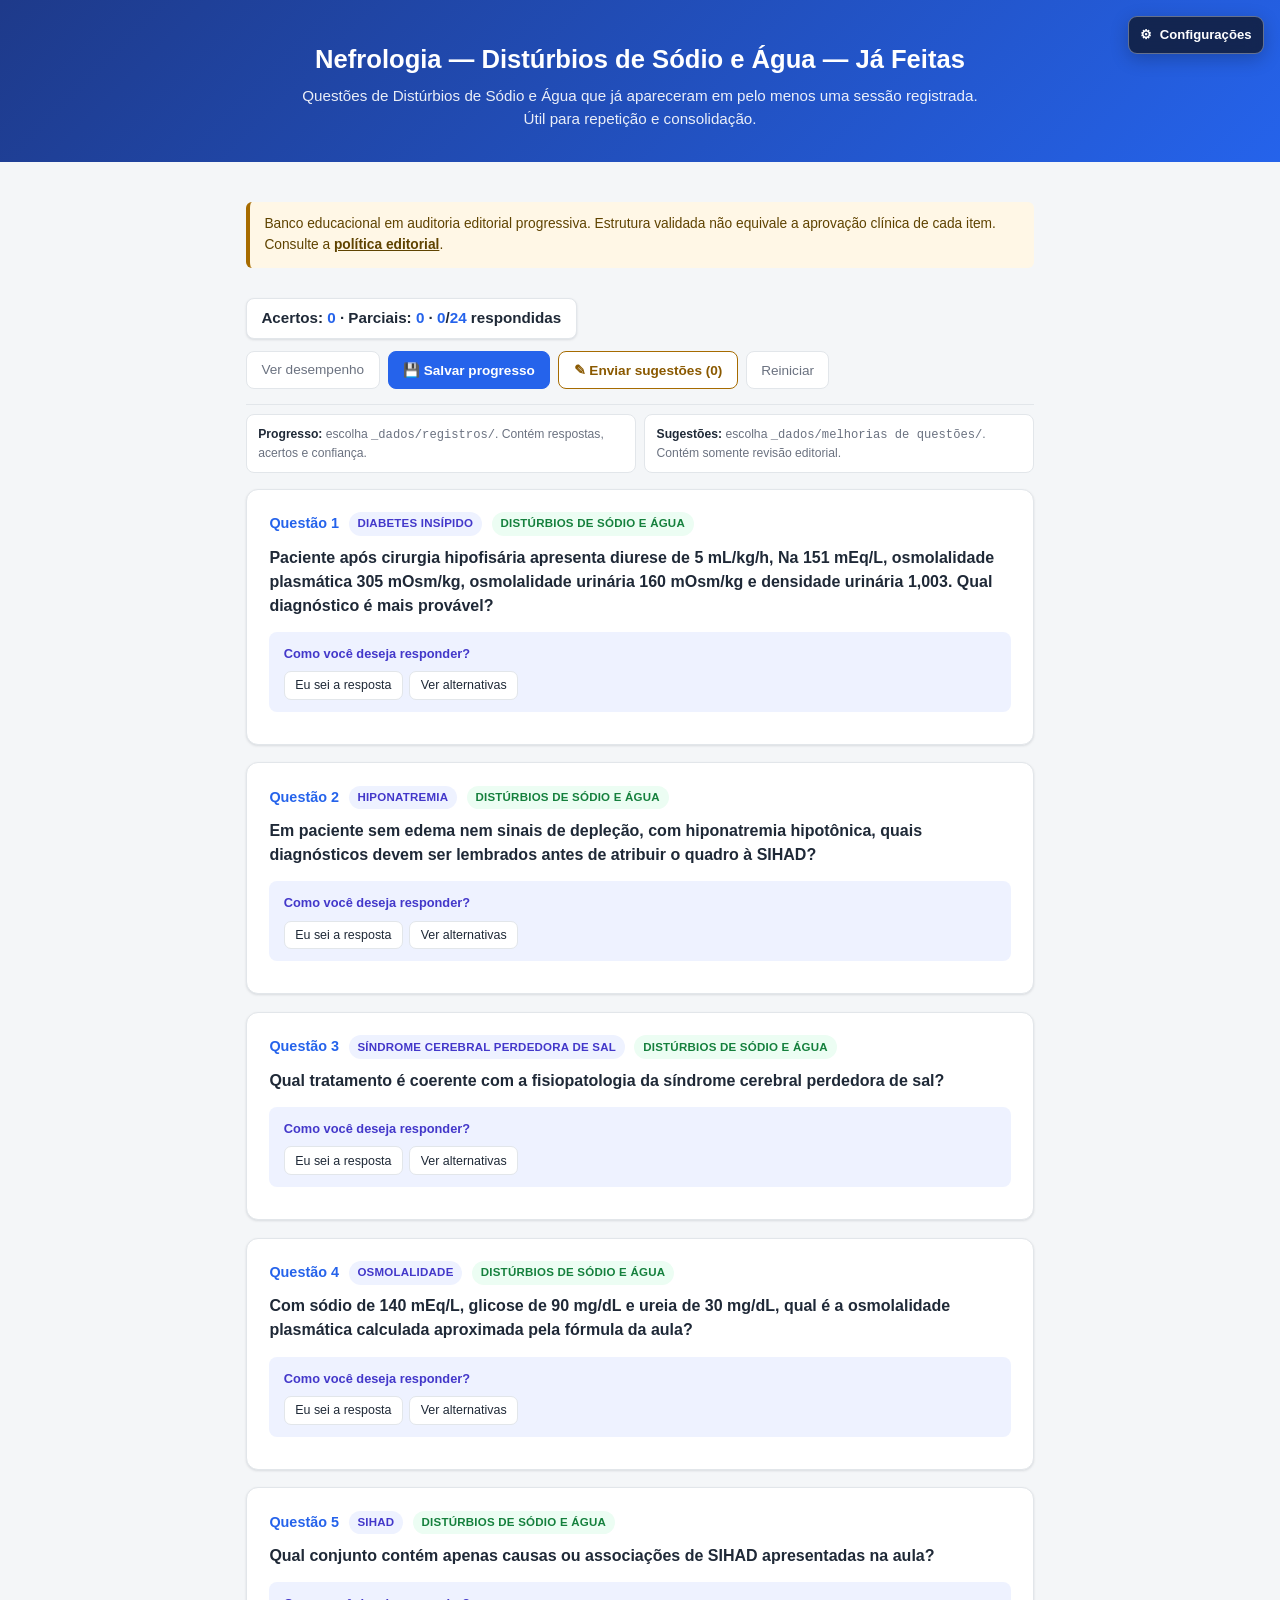
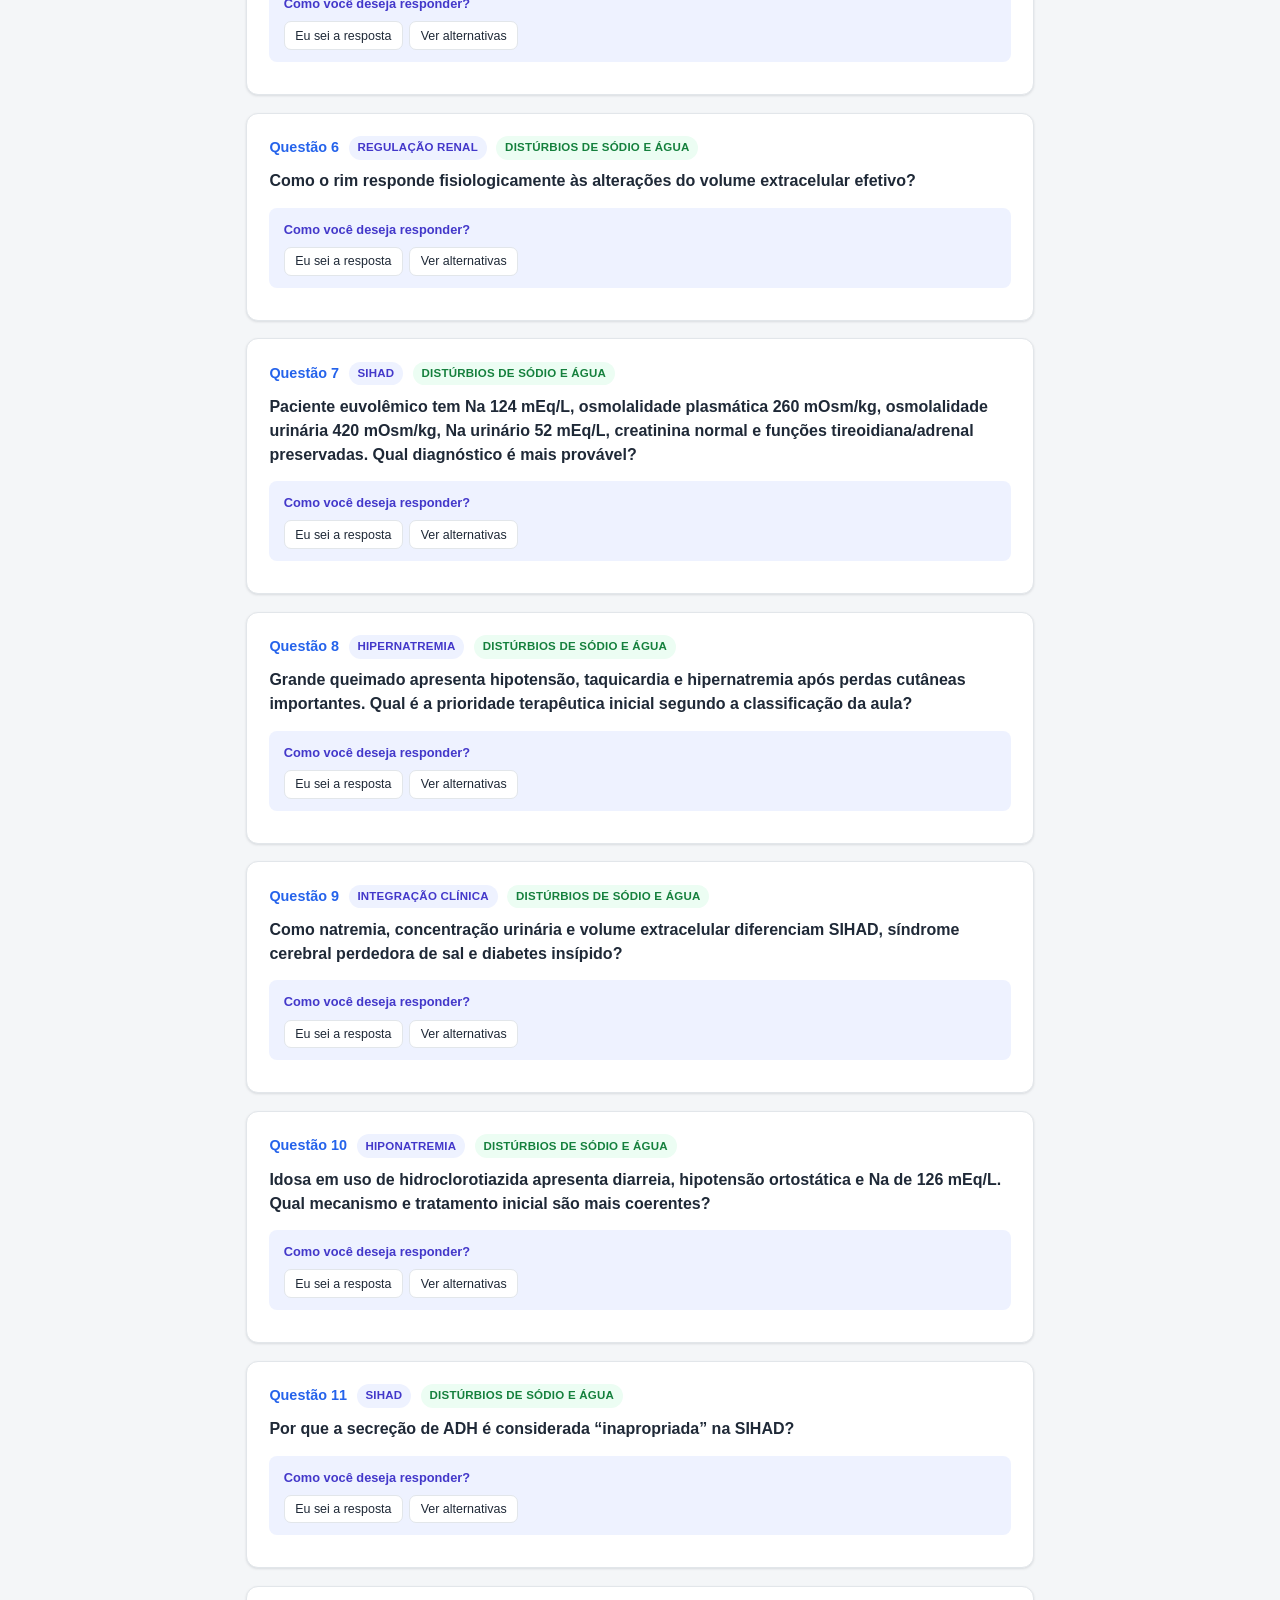
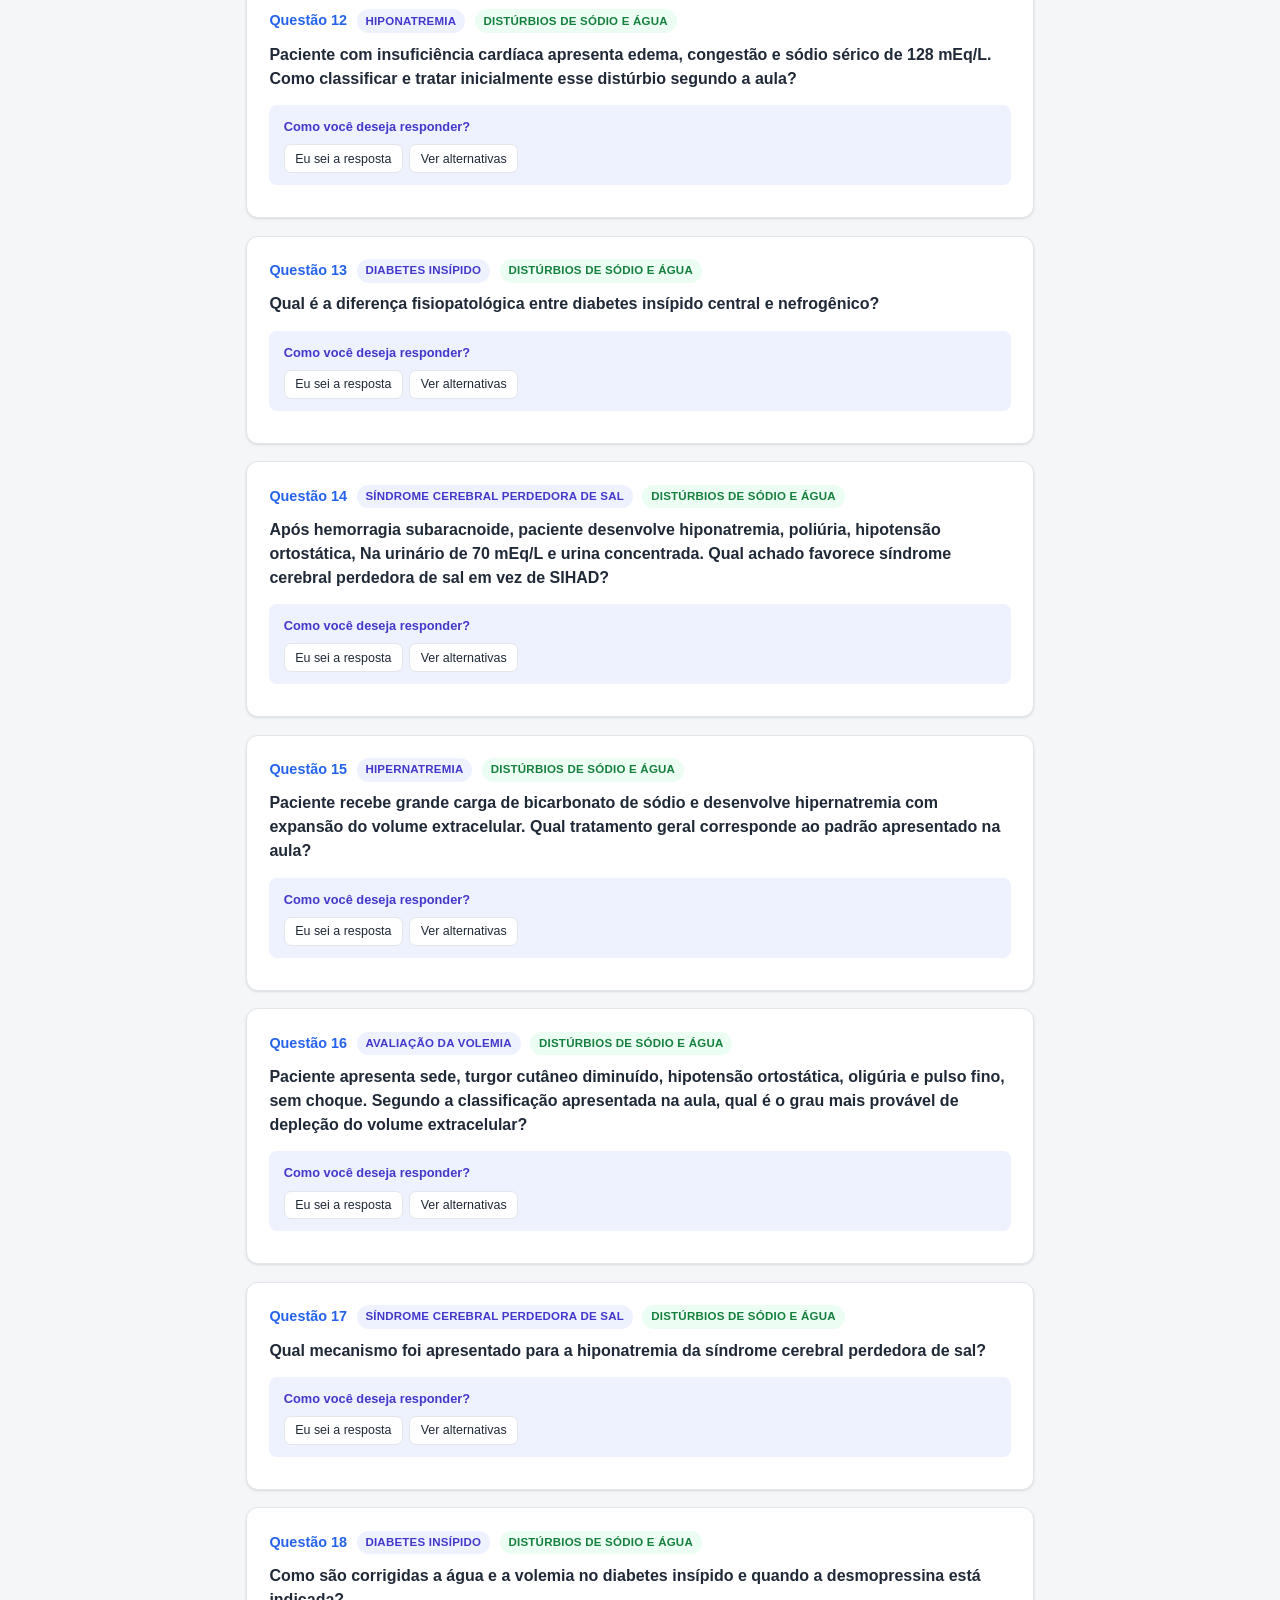
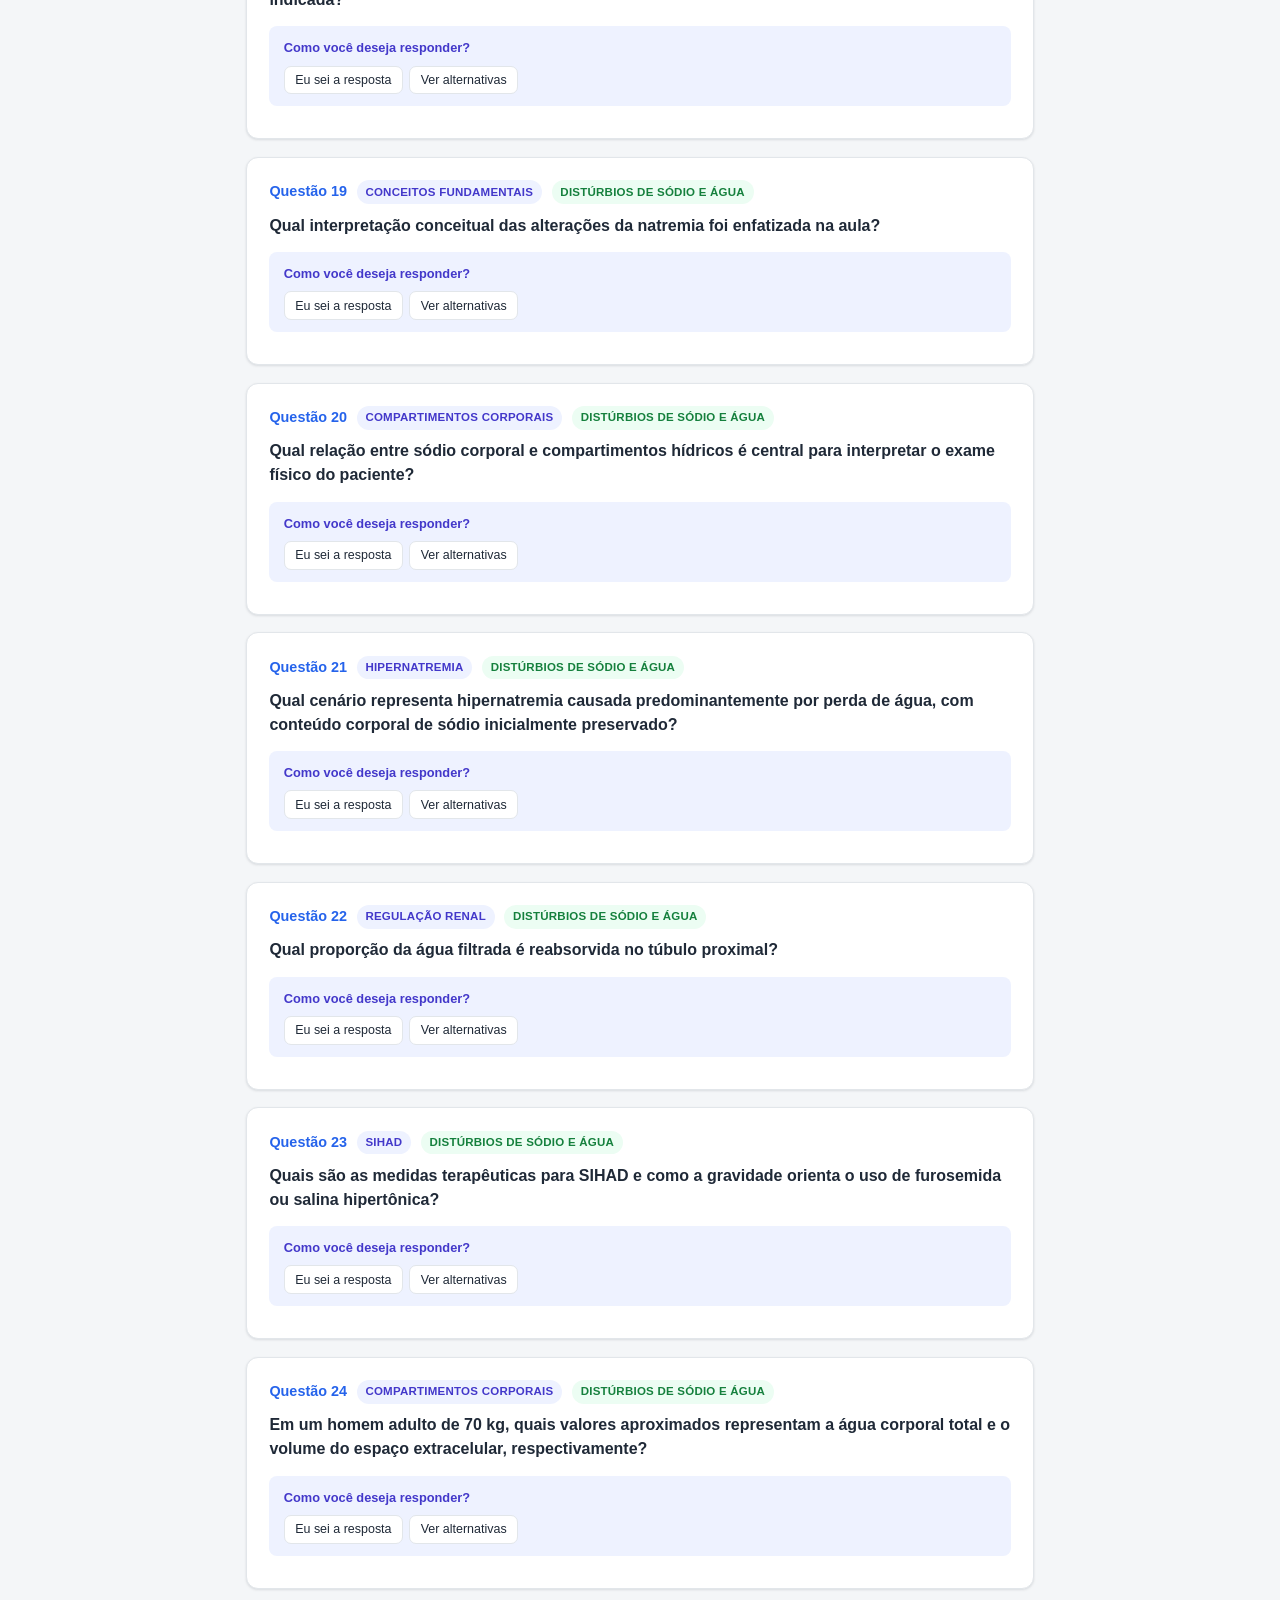
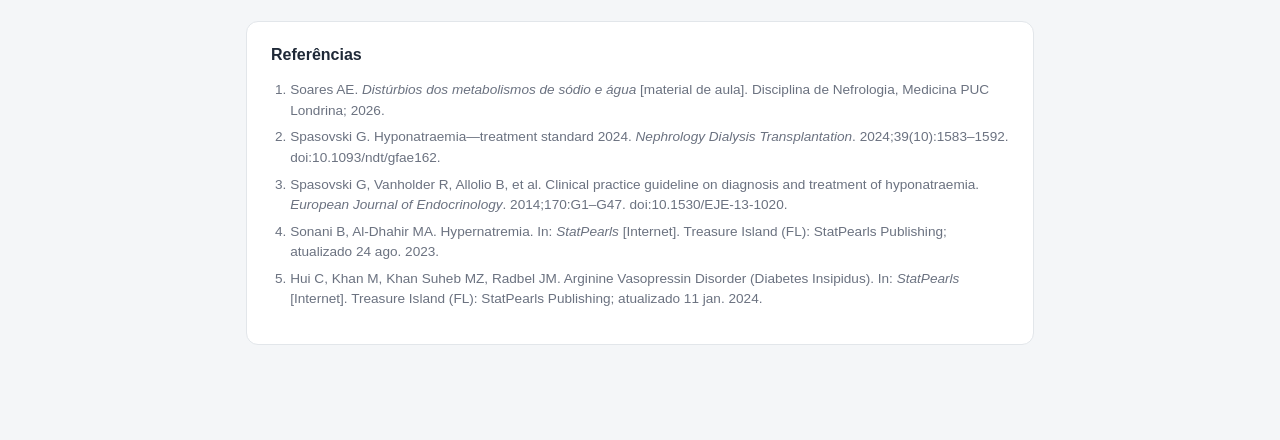
<file: medicina/disturbios-sodio-agua-feitas.html>
<!DOCTYPE html>
<html lang="pt-BR">
<head>
<meta charset="UTF-8">
<meta name="viewport" content="width=device-width, initial-scale=1.0">
<title id="page-title">Questões</title>
<link rel="stylesheet" href="../_shared/theme.css">
<style>
  /* Específico deste template: cabeçalho, contêiner, botão flutuante de
     configurações e variantes extras de botão (progresso/qualidade). O
     restante do tema e dos componentes de quiz vem de ../_shared/theme.css —
     não duplique regras já definidas lá. */
  header {
    background: linear-gradient(135deg, #1e3a8a, #2563eb);
    color: #fff;
    padding: 2.5rem 1.5rem 2rem;
    text-align: center;
  }
  header h1 { margin: 0 0 0.4rem; font-size: 1.6rem; }
  header p { margin: 0 auto; opacity: 0.9; font-size: 0.95rem; max-width: 700px; }
  .container { max-width: 820px; margin: 0 auto; padding: 1.5rem 1rem 4rem; }

  button.export-progress { background: var(--accent); border-color: var(--accent); color: var(--accent-contrast); }
  button.export-progress:hover { background: color-mix(in srgb, var(--accent) 84%, #000); color: var(--accent-contrast); }
  button.export-quality { border-color: #a66b00; color: #8a5900; }
  button.export-quality:hover { background: #fff7e6; color: #6f4800; }
  .save-actions { display: flex; gap: 0.5rem; flex-wrap: wrap; }
  .save-guidance { display: grid; grid-template-columns: repeat(2, minmax(0, 1fr)); gap: 0.55rem; margin: -0.6rem 0 1rem; }
  .save-guidance p { margin: 0; padding: 0.6rem 0.7rem; border: 1px solid var(--border); border-radius: 8px; background: var(--card-bg); color: var(--text-muted); font-size: 0.76rem; }
  .save-guidance strong { color: var(--text); }
  .settings-trigger {
    position: fixed; top: 1rem; right: 1rem; z-index: 50; display: inline-flex; align-items: center; gap: 0.45rem;
    border: 1px solid rgba(255,255,255,0.35); border-radius: 9px; padding: 0.52rem 0.72rem;
    background: rgba(15,23,42,0.78); color: #fff; font: inherit; font-size: 0.82rem; font-weight: 700;
    cursor: pointer; box-shadow: 0 5px 18px rgba(0,0,0,0.22); backdrop-filter: blur(8px);
  }
  .settings-trigger:hover { background: var(--accent); color: var(--accent-contrast); }

  body[data-view="focus"] .editorial-notice,
  body[data-view="focus"] .footnote { display: none; }

  .footnote {
    text-align: center; color: var(--text-muted); font-size: 0.8rem; margin-top: 2rem;
  }
  .editorial-notice {
    margin: 1rem 0; padding: 0.75rem 0.9rem; border-left: 4px solid #a66b00;
    background: #fff7e6; color: #5f4300; border-radius: 6px; font-size: 0.86rem;
  }
  .editorial-notice a { color: inherit; font-weight: 700; }

  :root[data-theme="dark"] button.export-quality { color: #f0b96a; border-color: #b8791f; }
  :root[data-theme="dark"] button.export-quality:hover { background: #2e2013; color: #ffd28a; }
  :root[data-palette="presleep"] .editorial-notice { background: #fdf1de; color: #6b3f14; border-left-color: #a66b00; }
  :root[data-theme="dark"][data-palette="presleep"] .editorial-notice { background: #2e2013; color: #f0b96a; border-left-color: #b8791f; }

  @media (max-width: 560px) {
    .settings-trigger .settings-label { display: none; }
    .setting-row { align-items: stretch; flex-direction: column; }
    .setting-row .segmented-control { align-self: stretch; }
    .setting-row .segmented-control button { flex: 1; }
    .save-guidance { grid-template-columns: 1fr; }
  }
</style>
</head>
<body>

<button type="button" class="settings-trigger" aria-haspopup="dialog" aria-label="Abrir configurações">
  <span aria-hidden="true">⚙</span><span class="settings-label">Configurações</span>
</button>

<header>
  <h1 id="quiz-title"></h1>
  <p id="quiz-desc"></p>
</header>

<div class="container">
  <div class="editorial-notice" role="note">
    Banco educacional em auditoria editorial progressiva. Estrutura validada não equivale
    a aprovação clínica de cada item. Consulte a
    <a href="../_banco/POLITICA-EDITORIAL.md">política editorial</a>.
  </div>
  <div class="toolbar">
    <div class="score">Acertos: <span id="score-correct">0</span> · Parciais: <span id="score-partial">0</span> · <span id="score-total">0</span>/<span id="score-max">0</span> respondidas</div>
    <div class="toolbar-right">
      <a class="dash-link" href="../_dados/dashboard.html" target="_blank">Ver desempenho</a>
      <div class="save-actions" aria-label="Opções de salvamento">
        <button class="export export-progress" id="save-progress" onclick="saveRegistro()" title="Salva respostas e desempenho em _dados/registros">💾 Salvar progresso</button>
        <button class="export export-quality" id="save-quality" onclick="saveQualityReviews()" title="Salva avaliações editoriais em _dados/melhorias de questões">✎ Enviar sugestões (<span id="quality-pending">0</span>)</button>
      </div>
      <button class="reset" onclick="resetQuiz()">Reiniciar</button>
    </div>
  </div>
  <div class="save-guidance" aria-label="Destino dos arquivos salvos">
    <p><strong>Progresso:</strong> escolha <code>_dados/registros/</code>. Contém respostas, acertos e confiança.</p>
    <p><strong>Sugestões:</strong> escolha <code>_dados/melhorias de questões/</code>. Contém somente revisão editorial.</p>
  </div>
  <p class="export-hint" id="export-hint">Arquivo baixado. Mova-o para <code>Questões/_dados/registros/</code> para que apareça no painel de desempenho.</p>

  <nav class="focus-navigation" aria-label="Navegação entre questões">
    <button type="button" id="focus-prev">&larr; Anterior</button>
    <span class="focus-position" id="focus-position" aria-live="polite"></span>
    <button type="button" id="focus-next">Próxima &rarr;</button>
  </nav>

  <div id="quiz"></div>

  <div class="refs">
    <h2>Referências</h2>
    <ol id="ref-list"></ol>
  </div>

  <p class="footnote" id="quiz-footnote"></p>
</div>

<div class="settings-overlay" id="settings-overlay" aria-hidden="true">
  <section class="settings-dialog" role="dialog" aria-modal="true" aria-labelledby="settings-title" aria-describedby="settings-description">
    <div class="settings-header">
      <div><h2 id="settings-title">Configurações</h2><p id="settings-description">Personalize a aparência e a forma de navegar pelas questões.</p></div>
      <button type="button" class="settings-close" aria-label="Fechar configurações">&times;</button>
    </div>
    <div class="settings-body">
      <div class="setting-row">
        <div class="setting-copy"><strong>Tema</strong><span>Escolha a claridade da interface.</span></div>
        <div class="segmented-control" aria-label="Tema da interface">
          <button type="button" data-theme-choice="light" aria-pressed="false">Claro</button><button type="button" data-theme-choice="dark" aria-pressed="false">Escuro</button>
        </div>
      </div>
      <div class="setting-row">
        <div class="setting-copy"><strong>Paleta de cores</strong><span>Normal ou tons que afetam menos o sono.</span></div>
        <div class="segmented-control" aria-label="Paleta de cores">
          <button type="button" data-palette-choice="normal" aria-pressed="false">Normal</button><button type="button" data-palette-choice="presleep" aria-pressed="false">Pré-sono</button>
        </div>
      </div>
      <div class="setting-row">
        <div class="setting-copy"><strong>Exibição das questões</strong><span>Veja todas ou concentre-se em uma por tela.</span></div>
        <div class="segmented-control" aria-label="Formato das questões">
          <button type="button" data-view-choice="list" aria-pressed="false">Lista</button><button type="button" data-view-choice="focus" aria-pressed="false">Uma por vez</button>
        </div>
      </div>
    </div>
    <div class="settings-footer"><button type="button" class="settings-done">Concluído</button></div>
  </section>
</div>

<script type="application/json" id="quiz-data">
{
  "quizId": "disturbios-sodio-agua-feitas",
  "title": "Nefrologia — Distúrbios de Sódio e Água — Já Feitas",
  "description": "Questões de Distúrbios de Sódio e Água que já apareceram em pelo menos uma sessão registrada. Útil para repetição e consolidação.",
  "footnote": "",
  "questions": [
    {
      "id": "sodio-agua-01",
      "tema": "Distúrbios de Sódio e Água",
      "cat": "Compartimentos corporais",
      "classificacao": {
        "area": "Medicina",
        "disciplina": "Fisiologia e fisiopatologia",
        "disciplinasRelacionadas": [
          "Nefrologia",
          "Endocrinologia"
        ],
        "tema": "Distúrbios de Sódio e Água",
        "subtema": "Compartimentos corporais",
        "focos": [
          "água corporal total",
          "VEC",
          "VIC"
        ],
        "competencia": "Conhecimento fundamental",
        "complexidade": "Fundamental",
        "contexto": "Pergunta direta",
        "hierarquia": [
          "Medicina",
          "Fisiologia e fisiopatologia",
          "Distúrbios de Sódio e Água",
          "Compartimentos corporais",
          "Água corporal total"
        ]
      },
      "q": "Em um homem adulto de 70 kg, quais valores aproximados representam a água corporal total e o volume do espaço extracelular, respectivamente?",
      "options": [
        "28 L e 7 L",
        "35 L e 14 L",
        "42 L e 28 L",
        "49 L e 21 L",
        "42 L e 14 L"
      ],
      "correct": 4,
      "exp": "A aula adota água corporal total de cerca de 60% do peso (0,6 × 70 = 42 L) e espaço extracelular de cerca de 20% do peso (0,2 × 70 = 14 L). O espaço intracelular corresponde a aproximadamente 40% do peso, ou 28 L; por isso as demais combinações trocam compartimentos ou proporções.",
      "ref": [
        "soares2026-sodio-agua"
      ],
      "itemVersion": 2,
      "editorialState": "aprovada"
    },
    {
      "id": "sodio-agua-02",
      "tema": "Distúrbios de Sódio e Água",
      "cat": "Compartimentos corporais",
      "classificacao": {
        "area": "Medicina",
        "disciplina": "Fisiologia e fisiopatologia",
        "disciplinasRelacionadas": [
          "Nefrologia",
          "Endocrinologia"
        ],
        "tema": "Distúrbios de Sódio e Água",
        "subtema": "Compartimentos corporais",
        "focos": [
          "volume extracelular"
        ],
        "competencia": "Conhecimento fundamental",
        "complexidade": "Integração",
        "contexto": "Caso clínico",
        "hierarquia": [
          "Medicina",
          "Fisiologia e fisiopatologia",
          "Distúrbios de Sódio e Água",
          "Compartimentos corporais",
          "Volume extracelular"
        ]
      },
      "q": "Qual relação entre sódio corporal e compartimentos hídricos é central para interpretar o exame físico do paciente?",
      "options": [
        "O sódio é o principal determinante do volume intracelular",
        "A concentração de sódio mede diretamente o estoque corporal total de sódio",
        "O conteúdo corporal de sódio é determinante importante do volume extracelular",
        "O sódio permanece restrito ao plasma e não influencia o interstício",
        "A concentração sérica de sódio define isoladamente se há edema ou hipovolemia"
      ],
      "correct": 2,
      "exp": "O sódio é o cátion predominante do espaço extracelular e seu conteúdo corporal ajuda a determinar o volume extracelular, que inclui plasma e interstício. Já a concentração sérica de sódio expressa sobretudo a relação entre solutos e água, não o estoque absoluto; por isso a volemia deve ser avaliada clinicamente.",
      "ref": [
        "soares2026-sodio-agua"
      ],
      "itemVersion": 2,
      "editorialState": "aprovada"
    },
    {
      "id": "sodio-agua-03",
      "tema": "Distúrbios de Sódio e Água",
      "cat": "Regulação renal",
      "classificacao": {
        "area": "Medicina",
        "disciplina": "Fisiologia e fisiopatologia",
        "disciplinasRelacionadas": [
          "Nefrologia",
          "Endocrinologia"
        ],
        "tema": "Distúrbios de Sódio e Água",
        "subtema": "Regulação renal",
        "focos": [
          "volemia",
          "natriurese",
          "antinatriurese"
        ],
        "competencia": "Compreensão de mecanismo",
        "complexidade": "Fundamental",
        "contexto": "Pergunta direta",
        "hierarquia": [
          "Medicina",
          "Fisiologia e fisiopatologia",
          "Distúrbios de Sódio e Água",
          "Regulação renal",
          "Volemia"
        ]
      },
      "q": "Como o rim responde fisiologicamente às alterações do volume extracelular efetivo?",
      "options": [
        "Contração gera natriurese e expansão gera antinatriurese",
        "Contração favorece antinatriurese e expansão favorece natriurese",
        "Contração e expansão geram natriurese, diferenciando-se apenas pela excreção de água",
        "A resposta é determinada principalmente pela concentração sérica de sódio, não pelo volume extracelular",
        "A expansão reduz a atividade dos sensores de volume, dificultando a resposta natriurética renal"
      ],
      "correct": 1,
      "exp": "Na contração do volume extracelular, sensores de volume ativam mecanismos renais de retenção de sódio (antinatriurese). Na expansão, predominam mecanismos natriuréticos para restaurar o volume. A resposta regula conteúdo corporal de sódio/volemia e não é definida apenas pela natremia.",
      "ref": [
        "soares2026-sodio-agua"
      ],
      "itemVersion": 2,
      "editorialState": "aprovada"
    },
    {
      "id": "sodio-agua-04",
      "tema": "Distúrbios de Sódio e Água",
      "cat": "Avaliação da volemia",
      "classificacao": {
        "area": "Medicina",
        "disciplina": "Fisiologia e fisiopatologia",
        "disciplinasRelacionadas": [
          "Nefrologia",
          "Endocrinologia"
        ],
        "tema": "Distúrbios de Sódio e Água",
        "subtema": "Avaliação da volemia",
        "focos": [
          "hipovolemia",
          "exame físico"
        ],
        "competencia": "Raciocínio diagnóstico",
        "complexidade": "Integração",
        "contexto": "Caso clínico",
        "hierarquia": [
          "Medicina",
          "Fisiologia e fisiopatologia",
          "Distúrbios de Sódio e Água",
          "Avaliação da volemia",
          "Hipovolemia"
        ]
      },
      "q": "Paciente apresenta sede, turgor cutâneo diminuído, hipotensão ortostática, oligúria e pulso fino, sem choque. Segundo a classificação apresentada na aula, qual é o grau mais provável de depleção do volume extracelular?",
      "options": [
        "Leve, menor que 5% do VEC",
        "Leve, até 10% do VEC",
        "Moderada, entre 10% e 30% do VEC",
        "Grave, maior que 30% do VEC",
        "Não há depleção, pois a sede indica apenas alteração da osmolalidade, não do volume extracelular"
      ],
      "correct": 2,
      "exp": "A depleção moderada (10–30% do VEC) associa sede, queda do turgor, hipotensão ortostática, redução da diurese e pulso fino. Na depleção leve, o turgor pode estar pouco alterado; a grave manifesta sinais de choque hipovolêmico.",
      "ref": [
        "soares2026-sodio-agua"
      ],
      "itemVersion": 2,
      "editorialState": "em_revisao"
    },
    {
      "id": "sodio-agua-05",
      "tema": "Distúrbios de Sódio e Água",
      "cat": "Osmolalidade",
      "classificacao": {
        "area": "Medicina",
        "disciplina": "Fisiologia e fisiopatologia",
        "disciplinasRelacionadas": [
          "Nefrologia",
          "Endocrinologia"
        ],
        "tema": "Distúrbios de Sódio e Água",
        "subtema": "Osmolalidade",
        "focos": [
          "osmolalidade plasmática",
          "fórmula"
        ],
        "competencia": "Conhecimento fundamental",
        "complexidade": "Fundamental",
        "contexto": "Pergunta direta",
        "hierarquia": [
          "Medicina",
          "Fisiologia e fisiopatologia",
          "Distúrbios de Sódio e Água",
          "Osmolalidade",
          "Osmolalidade plasmática"
        ]
      },
      "q": "Com sódio de 140 mEq/L, glicose de 90 mg/dL e ureia de 30 mg/dL, qual é a osmolalidade plasmática calculada aproximada pela fórmula da aula?",
      "options": [
        "275 mOsm/kg",
        "285 mOsm/kg",
        "300 mOsm/kg",
        "290 mOsm/kg",
        "320 mOsm/kg"
      ],
      "correct": 3,
      "exp": "POsm ≈ 2×Na + glicose/18 + ureia/6 = 280 + 5 + 5 = 290 mOsm/kg. Dividir glicose por 180 e ureia por 60 sem o fator de conversão final produziria erro de unidade; somar os valores brutos também superestimaria a osmolalidade.",
      "ref": [
        "soares2026-sodio-agua"
      ],
      "itemVersion": 2,
      "editorialState": "aprovada"
    },
    {
      "id": "sodio-agua-06",
      "tema": "Distúrbios de Sódio e Água",
      "cat": "Regulação renal",
      "classificacao": {
        "area": "Medicina",
        "disciplina": "Fisiologia e fisiopatologia",
        "disciplinasRelacionadas": [
          "Nefrologia",
          "Endocrinologia"
        ],
        "tema": "Distúrbios de Sódio e Água",
        "subtema": "Regulação renal",
        "focos": [
          "néfron",
          "ADH",
          "aquaporina"
        ],
        "competencia": "Compreensão de mecanismo",
        "complexidade": "Fundamental",
        "contexto": "Pergunta direta",
        "hierarquia": [
          "Medicina",
          "Fisiologia e fisiopatologia",
          "Distúrbios de Sódio e Água",
          "Regulação renal",
          "Néfron"
        ]
      },
      "q": "Qual proporção da água filtrada é reabsorvida no túbulo proximal?",
      "options": [
        "Ramo ascendente da alça de Henle: altamente permeável à água",
        "Ramo descendente: impermeável à água e responsável pela diluição urinária",
        "Túbulo distal inicial: reabsorve água obrigatoriamente sob ação do ADH",
        "Ducto coletor: permeabilidade à água independe do ADH",
        "Túbulo proximal: reabsorve aproximadamente 65% da água filtrada"
      ],
      "correct": 4,
      "exp": "O túbulo proximal reabsorve cerca de 65% da água filtrada. O ramo descendente é permeável à água; o ascendente é impermeável e reabsorve solutos. Nos segmentos distais/coletores, o ADH aumenta a permeabilidade à água por aquaporinas, permitindo concentração urinária.",
      "ref": [
        "soares2026-sodio-agua"
      ],
      "itemVersion": 2,
      "editorialState": "aprovada"
    },
    {
      "id": "sodio-agua-07",
      "tema": "Distúrbios de Sódio e Água",
      "cat": "Conceitos fundamentais",
      "classificacao": {
        "area": "Medicina",
        "disciplina": "Fisiologia e fisiopatologia",
        "disciplinasRelacionadas": [
          "Nefrologia",
          "Endocrinologia"
        ],
        "tema": "Distúrbios de Sódio e Água",
        "subtema": "Conceitos fundamentais",
        "focos": [
          "hiponatremia",
          "hipernatremia",
          "água livre"
        ],
        "competencia": "Conhecimento fundamental",
        "complexidade": "Fundamental",
        "contexto": "Pergunta direta",
        "hierarquia": [
          "Medicina",
          "Fisiologia e fisiopatologia",
          "Distúrbios de Sódio e Água",
          "Conceitos fundamentais",
          "Hiponatremia"
        ]
      },
      "q": "Qual interpretação conceitual das alterações da natremia foi enfatizada na aula?",
      "options": [
        "Hiponatremia indica redução relativa da água livre em comparação com o sódio corporal",
        "Hipernatremia indica excesso relativo de água livre em comparação com o sódio corporal",
        "Ambas refletem primariamente deslocamentos de potássio entre os compartimentos corporais",
        "Hiponatremia sugere excesso relativo de água livre; hipernatremia, déficit relativo de água livre",
        "A natremia determina diretamente o volume extracelular e torna dispensável o exame físico"
      ],
      "correct": 3,
      "exp": "A natremia é uma concentração. Hiponatremia geralmente traduz excesso de água em relação aos solutos corporais; hipernatremia, déficit relativo de água. O conteúdo corporal de sódio e o estado volêmico podem estar reduzidos, normais ou aumentados, devendo ser avaliados separadamente.",
      "ref": [
        "soares2026-sodio-agua"
      ],
      "itemVersion": 2,
      "editorialState": "aprovada"
    },
    {
      "id": "sodio-agua-08",
      "tema": "Distúrbios de Sódio e Água",
      "cat": "Hiponatremia",
      "classificacao": {
        "area": "Medicina",
        "disciplina": "Fisiologia e fisiopatologia",
        "disciplinasRelacionadas": [
          "Nefrologia",
          "Endocrinologia"
        ],
        "tema": "Distúrbios de Sódio e Água",
        "subtema": "Hiponatremia",
        "focos": [
          "hiponatremia hipervolêmica",
          "edema"
        ],
        "competencia": "Conhecimento fundamental",
        "complexidade": "Integração",
        "contexto": "Caso clínico",
        "hierarquia": [
          "Medicina",
          "Fisiologia e fisiopatologia",
          "Distúrbios de Sódio e Água",
          "Hiponatremia",
          "Hiponatremia hipervolêmica"
        ]
      },
      "q": "Paciente com insuficiência cardíaca apresenta edema, congestão e sódio sérico de 128 mEq/L. Como classificar e tratar inicialmente esse distúrbio segundo a aula?",
      "options": [
        "Hiponatremia hipovolêmica; reposição com solução salina isotônica",
        "Hiponatremia euvolêmica; reposição de sal por via oral",
        "Hipernatremia hipervolêmica; água livre associada a furosemida",
        "Pseudohiponatremia; tratamento direcionado somente à causa laboratorial",
        "Hiponatremia hipervolêmica; restrição de água livre e furosemida"
      ],
      "correct": 4,
      "exp": "Na insuficiência cardíaca, há aumento de sódio corporal, mas retenção proporcionalmente maior de água, produzindo hiponatremia hipervolêmica e edema. A aula propõe restrição de água livre e diurético de alça. Soro fisiológico é o tratamento do padrão hipovolêmico, não do congestionado.",
      "ref": [
        "soares2026-sodio-agua"
      ],
      "itemVersion": 2,
      "editorialState": "requer_atualizacao"
    },
    {
      "id": "sodio-agua-09",
      "tema": "Distúrbios de Sódio e Água",
      "cat": "Hiponatremia",
      "classificacao": {
        "area": "Medicina",
        "disciplina": "Fisiologia e fisiopatologia",
        "disciplinasRelacionadas": [
          "Nefrologia",
          "Endocrinologia"
        ],
        "tema": "Distúrbios de Sódio e Água",
        "subtema": "Hiponatremia",
        "focos": [
          "hiponatremia hipovolêmica",
          "tiazídico",
          "diarreia"
        ],
        "competencia": "Decisão terapêutica",
        "complexidade": "Integração",
        "contexto": "Caso clínico",
        "hierarquia": [
          "Medicina",
          "Fisiologia e fisiopatologia",
          "Distúrbios de Sódio e Água",
          "Hiponatremia",
          "Hiponatremia hipovolêmica"
        ]
      },
      "q": "Idosa em uso de hidroclorotiazida apresenta diarreia, hipotensão ortostática e Na de 126 mEq/L. Qual mecanismo e tratamento inicial são mais coerentes?",
      "options": [
        "Excesso de água e sódio com VEC aumentado; furosemida",
        "Perda de sódio e água com VEC reduzido; solução salina 0,9%",
        "Retenção isolada de água com VEC normal; restrição hídrica exclusiva",
        "Ganho de sódio hipertônico; água livre",
        "Diabetes insípido; desmopressina"
      ],
      "correct": 1,
      "exp": "Tiazídico e diarreia são causas renal e extrarrenal de perda de sódio/água. Os sinais de hipovolemia confirmam VEC reduzido; o tratamento apresentado é reposição com SF 0,9%, além de interromper/corrigir a causa. Restrição hídrica isolada agravaria a depleção.",
      "ref": [
        "soares2026-sodio-agua",
        "spasovski2024-hiponatremia-tratamento-padrao"
      ],
      "itemVersion": 2,
      "editorialState": "aprovada"
    },
    {
      "id": "sodio-agua-10",
      "tema": "Distúrbios de Sódio e Água",
      "cat": "Hiponatremia",
      "classificacao": {
        "area": "Medicina",
        "disciplina": "Fisiologia e fisiopatologia",
        "disciplinasRelacionadas": [
          "Nefrologia",
          "Endocrinologia"
        ],
        "tema": "Distúrbios de Sódio e Água",
        "subtema": "Hiponatremia",
        "focos": [
          "hiponatremia euvolêmica",
          "diagnóstico diferencial"
        ],
        "competencia": "Raciocínio diagnóstico",
        "complexidade": "Integração",
        "contexto": "Caso clínico",
        "hierarquia": [
          "Medicina",
          "Fisiologia e fisiopatologia",
          "Distúrbios de Sódio e Água",
          "Hiponatremia",
          "Hiponatremia euvolêmica"
        ]
      },
      "q": "Em paciente sem edema nem sinais de depleção, com hiponatremia hipotônica, quais diagnósticos devem ser lembrados antes de atribuir o quadro à SIHAD?",
      "options": [
        "Insuficiência cardíaca, cirrose e síndrome nefrótica",
        "Diarreia, tiazídico e terceiro espaço",
        "Hipotireoidismo e deficiência de glicocorticoide",
        "Diabetes insípido central e nefrogênico",
        "Hiperaldosteronismo primário e infusão de bicarbonato"
      ],
      "correct": 2,
      "exp": "SIHAD, hipotireoidismo e deficiência de glicocorticoide integram o diferencial da hiponatremia aparentemente euvolêmica. Insuficiência cardíaca/cirrose são padrões hipervolêmicos; diarreia/tiazídico, hipovolêmicos; diabetes insípido produz água urinária diluída e tende à hipernatremia.",
      "ref": [
        "soares2026-sodio-agua",
        "spasovski2014-hiponatremia"
      ],
      "itemVersion": 2,
      "editorialState": "aprovada"
    },
    {
      "id": "sodio-agua-11",
      "tema": "Distúrbios de Sódio e Água",
      "cat": "Hipernatremia",
      "classificacao": {
        "area": "Medicina",
        "disciplina": "Fisiologia e fisiopatologia",
        "disciplinasRelacionadas": [
          "Nefrologia",
          "Endocrinologia"
        ],
        "tema": "Distúrbios de Sódio e Água",
        "subtema": "Hipernatremia",
        "focos": [
          "hipernatremia hipervolêmica",
          "ganho de sódio"
        ],
        "competencia": "Decisão terapêutica",
        "complexidade": "Integração",
        "contexto": "Caso clínico",
        "hierarquia": [
          "Medicina",
          "Fisiologia e fisiopatologia",
          "Distúrbios de Sódio e Água",
          "Hipernatremia",
          "Hipernatremia hipervolêmica"
        ]
      },
      "q": "Paciente recebe grande carga de bicarbonato de sódio e desenvolve hipernatremia com expansão do volume extracelular. Qual tratamento geral corresponde ao padrão apresentado na aula?",
      "options": [
        "SF 0,9% isoladamente",
        "Restrição absoluta de líquidos sem diurético",
        "Desmopressina como tratamento etiológico",
        "Reposição de água livre associada a furosemida",
        "Solução salina hipertônica associada a tiazídico"
      ],
      "correct": 3,
      "exp": "No ganho hipertônico de sódio há hipernatremia com expansão volêmica. Repõe-se água livre para corrigir a hipertonicidade e usa-se furosemida para remover o excesso de sódio/volume. SF 0,9% acrescentaria sódio; desmopressina é dirigida ao diabetes insípido central.",
      "ref": [
        "soares2026-sodio-agua",
        "statpearls2023-hipernatremia"
      ],
      "itemVersion": 2,
      "editorialState": "aprovada"
    },
    {
      "id": "sodio-agua-12",
      "tema": "Distúrbios de Sódio e Água",
      "cat": "Hipernatremia",
      "classificacao": {
        "area": "Medicina",
        "disciplina": "Fisiologia e fisiopatologia",
        "disciplinasRelacionadas": [
          "Nefrologia",
          "Endocrinologia"
        ],
        "tema": "Distúrbios de Sódio e Água",
        "subtema": "Hipernatremia",
        "focos": [
          "hipernatremia hipovolêmica",
          "perdas hipotônicas"
        ],
        "competencia": "Conhecimento fundamental",
        "complexidade": "Integração",
        "contexto": "Caso clínico",
        "hierarquia": [
          "Medicina",
          "Fisiologia e fisiopatologia",
          "Distúrbios de Sódio e Água",
          "Hipernatremia",
          "Hipernatremia hipovolêmica"
        ]
      },
      "q": "Grande queimado apresenta hipotensão, taquicardia e hipernatremia após perdas cutâneas importantes. Qual é a prioridade terapêutica inicial segundo a classificação da aula?",
      "options": [
        "Restaurar a volemia com solução salina 0,9%",
        "Administrar solução salina hipertônica",
        "Restringir água livre",
        "Administrar furosemida antes de qualquer reposição",
        "Administrar desmopressina independentemente da diurese"
      ],
      "correct": 0,
      "exp": "Queimaduras podem causar perda de água e sódio, com perda proporcionalmente maior de água e hipernatremia hipovolêmica. A prioridade é restaurar perfusão/volemia com solução isotônica; depois, a água livre remanescente é corrigida de forma controlada. Diurético ou restrição agravariam a hipovolemia.",
      "ref": [
        "soares2026-sodio-agua"
      ],
      "itemVersion": 2,
      "editorialState": "aprovada"
    },
    {
      "id": "sodio-agua-13",
      "tema": "Distúrbios de Sódio e Água",
      "cat": "Hipernatremia",
      "classificacao": {
        "area": "Medicina",
        "disciplina": "Fisiologia e fisiopatologia",
        "disciplinasRelacionadas": [
          "Nefrologia",
          "Endocrinologia"
        ],
        "tema": "Distúrbios de Sódio e Água",
        "subtema": "Hipernatremia",
        "focos": [
          "perda de água livre",
          "diabetes insípido"
        ],
        "competencia": "Conhecimento fundamental",
        "complexidade": "Fundamental",
        "contexto": "Pergunta direta",
        "hierarquia": [
          "Medicina",
          "Fisiologia e fisiopatologia",
          "Distúrbios de Sódio e Água",
          "Hipernatremia",
          "Perda de água livre"
        ]
      },
      "q": "Qual cenário representa hipernatremia causada predominantemente por perda de água, com conteúdo corporal de sódio inicialmente preservado?",
      "options": [
        "Infusão de sódio hipertônico",
        "Hiperaldosteronismo primário",
        "Uso de tiazídico com perda de sal",
        "Insuficiência cardíaca congestiva",
        "Diabetes insípido"
      ],
      "correct": 4,
      "exp": "Diabetes insípido causa perda renal de água livre por deficiência de ADH ou resistência renal ao hormônio, mantendo inicialmente o sódio corporal. Sódio hipertônico/hiperaldosteronismo representam ganho de sódio; tiazídico causa perda salina; insuficiência cardíaca associa retenção de água e sódio.",
      "ref": [
        "soares2026-sodio-agua"
      ],
      "itemVersion": 2,
      "editorialState": "aprovada"
    },
    {
      "id": "sodio-agua-14",
      "tema": "Distúrbios de Sódio e Água",
      "cat": "SIHAD",
      "classificacao": {
        "area": "Medicina",
        "disciplina": "Fisiologia e fisiopatologia",
        "disciplinasRelacionadas": [
          "Nefrologia",
          "Endocrinologia"
        ],
        "tema": "Distúrbios de Sódio e Água",
        "subtema": "SIHAD",
        "focos": [
          "ADH",
          "urina concentrada",
          "hiponatremia"
        ],
        "competencia": "Compreensão de mecanismo",
        "complexidade": "Fundamental",
        "contexto": "Pergunta direta",
        "hierarquia": [
          "Medicina",
          "Fisiologia e fisiopatologia",
          "Distúrbios de Sódio e Água",
          "SIHAD",
          "ADH"
        ]
      },
      "q": "Por que a secreção de ADH é considerada “inapropriada” na SIHAD?",
      "options": [
        "Porque sua ação persiste apesar da hipo-osmolalidade e impede a excreção adequada de água livre",
        "Porque sua secreção diminui apesar da hipovolemia e provoca perda renal contínua de água livre",
        "Porque sua ação aumenta a excreção renal de sódio sem modificar a permeabilidade tubular à água",
        "Porque sua presença torna o ducto coletor impermeável à água e impede a concentração urinária",
        "Porque sua liberação bloqueia a reabsorção de ureia e água nos segmentos distais do néfron"
      ],
      "correct": 0,
      "exp": "Na SIHAD, a ação de ADH persiste quando a baixa osmolalidade deveria suprimi-la. O ducto coletor continua permeável à água, a urina permanece inadequadamente concentrada e ocorre retenção de água com hiponatremia. ADH baixo com poliúria diluída aponta para diabetes insípido.",
      "ref": [
        "soares2026-sodio-agua"
      ],
      "itemVersion": 2,
      "editorialState": "aprovada"
    },
    {
      "id": "sodio-agua-15",
      "tema": "Distúrbios de Sódio e Água",
      "cat": "SIHAD",
      "classificacao": {
        "area": "Medicina",
        "disciplina": "Fisiologia e fisiopatologia",
        "disciplinasRelacionadas": [
          "Nefrologia",
          "Endocrinologia"
        ],
        "tema": "Distúrbios de Sódio e Água",
        "subtema": "SIHAD",
        "focos": [
          "etiologia",
          "medicamentos"
        ],
        "competencia": "Conhecimento fundamental",
        "complexidade": "Integração",
        "contexto": "Caso clínico",
        "hierarquia": [
          "Medicina",
          "Fisiologia e fisiopatologia",
          "Distúrbios de Sódio e Água",
          "SIHAD",
          "Etiologia"
        ]
      },
      "q": "Qual conjunto contém apenas causas ou associações de SIHAD apresentadas na aula?",
      "options": [
        "Diarreia, queimadura e furosemida",
        "Hiperaldosteronismo, bicarbonato e sódio hipertônico",
        "Diabetes insípido, hipodipsia e sudorese",
        "Traumatismo craniano, pneumonia e carbamazepina",
        "Tiazídico, terceiro espaço e diurese osmótica"
      ],
      "correct": 3,
      "exp": "A aula agrupa causas de SIHAD em doenças do SNC (como TCE/AVE/infecção), pulmonares (pneumonia, abscesso, neoplasia) e medicamentos (carbamazepina, opioides, AINEs, antidepressivos, entre outros). As demais opções reúnem causas de perdas volêmicas, ganho de sódio ou perda de água livre.",
      "ref": [
        "soares2026-sodio-agua"
      ],
      "itemVersion": 2,
      "editorialState": "aprovada"
    },
    {
      "id": "sodio-agua-16",
      "tema": "Distúrbios de Sódio e Água",
      "cat": "SIHAD",
      "classificacao": {
        "area": "Medicina",
        "disciplina": "Fisiologia e fisiopatologia",
        "disciplinasRelacionadas": [
          "Nefrologia",
          "Endocrinologia"
        ],
        "tema": "Distúrbios de Sódio e Água",
        "subtema": "SIHAD",
        "focos": [
          "laboratório",
          "osmolalidade urinária",
          "sódio urinário"
        ],
        "competencia": "Raciocínio diagnóstico",
        "complexidade": "Integração",
        "contexto": "Caso clínico",
        "hierarquia": [
          "Medicina",
          "Fisiologia e fisiopatologia",
          "Distúrbios de Sódio e Água",
          "SIHAD",
          "Osmolalidade urinária"
        ]
      },
      "q": "Paciente euvolêmico tem Na 124 mEq/L, osmolalidade plasmática 260 mOsm/kg, osmolalidade urinária 420 mOsm/kg, Na urinário 52 mEq/L, creatinina normal e funções tireoidiana/adrenal preservadas. Qual diagnóstico é mais provável?",
      "options": [
        "Diabetes insípido central",
        "Hipernatremia por ganho de sódio",
        "Hiponatremia hipovolêmica por diarreia",
        "Polidipsia primária com supressão completa do ADH",
        "SIHAD"
      ],
      "correct": 4,
      "exp": "O padrão é hiponatremia hipotônica com urina inadequadamente concentrada e sódio urinário elevado em paciente sem hipovolemia, compatível com SIHAD após excluir tireoide, adrenal e insuficiência renal. DI causa hiperosmolalidade com urina diluída; polidipsia primária tende a urina muito diluída.",
      "ref": [
        "soares2026-sodio-agua",
        "spasovski2014-hiponatremia"
      ],
      "itemVersion": 2,
      "editorialState": "aprovada"
    },
    {
      "id": "sodio-agua-17",
      "tema": "Distúrbios de Sódio e Água",
      "cat": "SIHAD",
      "classificacao": {
        "area": "Medicina",
        "disciplina": "Fisiologia e fisiopatologia",
        "disciplinasRelacionadas": [
          "Nefrologia",
          "Endocrinologia"
        ],
        "tema": "Distúrbios de Sódio e Água",
        "subtema": "SIHAD",
        "focos": [
          "tratamento",
          "restrição hídrica",
          "salina hipertônica"
        ],
        "competencia": "Decisão terapêutica",
        "complexidade": "Aplicação",
        "contexto": "Pergunta direta",
        "hierarquia": [
          "Medicina",
          "Fisiologia e fisiopatologia",
          "Distúrbios de Sódio e Água",
          "SIHAD",
          "Restrição hídrica"
        ]
      },
      "q": "Quais são as medidas terapêuticas para SIHAD e como a gravidade orienta o uso de furosemida ou salina hipertônica?",
      "options": [
        "Repor volume com solução salina isotônica até normalizar a natremia e a osmolalidade urinária",
        "Administrar desmopressina para diminuir a natriurese e aumentar a eliminação renal de água",
        "Tratar a causa e restringir água; selecionar furosemida ou salina hipertônica conforme a gravidade",
        "Aumentar a ingestão de água livre e reduzir o sal para suprimir a secreção endógena de ADH",
        "Usar fludrocortisona para promover retenção renal de sódio como tratamento inicial de rotina"
      ],
      "correct": 2,
      "exp": "A aula lista tratamento da causa, restrição hídrica, furosemida e solução salina hipertônica. A escolha depende da gravidade e dos sintomas; diretrizes enfatizam monitorização e prevenção de correção excessiva. SF 0,9% é típico da hipovolemia; desmopressina trata DI central; fludrocortisona aparece na síndrome cerebral perdedora de sal. A diretriz europeia citada é de 2014 (Spasovski et al.) e não teve atualização formal publicada até esta auditoria; os princípios gerais (tratar a causa, restringir água, escalonar para furosemida ou salina hipertônica conforme gravidade) permanecem consistentes com a prática atual, mas doses e protocolos específicos devem ser conferidos em fonte vigente antes de aplicação clínica.",
      "ref": [
        "soares2026-sodio-agua",
        "spasovski2014-hiponatremia"
      ],
      "itemVersion": 2,
      "editorialState": "aprovada"
    },
    {
      "id": "sodio-agua-18",
      "tema": "Distúrbios de Sódio e Água",
      "cat": "Síndrome cerebral perdedora de sal",
      "classificacao": {
        "area": "Medicina",
        "disciplina": "Fisiologia e fisiopatologia",
        "disciplinasRelacionadas": [
          "Nefrologia",
          "Endocrinologia"
        ],
        "tema": "Distúrbios de Sódio e Água",
        "subtema": "Síndrome cerebral perdedora de sal",
        "focos": [
          "SCPS",
          "BNP",
          "natriurese"
        ],
        "competencia": "Compreensão de mecanismo",
        "complexidade": "Integração",
        "contexto": "Caso clínico",
        "hierarquia": [
          "Medicina",
          "Fisiologia e fisiopatologia",
          "Distúrbios de Sódio e Água",
          "Síndrome cerebral perdedora de sal",
          "SCPS"
        ]
      },
      "q": "Qual mecanismo foi apresentado para a hiponatremia da síndrome cerebral perdedora de sal?",
      "options": [
        "Persistência da ação do ADH, com retenção de água e expansão discreta do volume extracelular",
        "Ação natriurética, com menor reabsorção de sódio e menor atividade do sistema renina-angiotensina",
        "Deficiência de ADH, com perda renal de água livre e preservação inicial do conteúdo de sódio",
        "Excesso de aldosterona, com retenção renal de sódio e aumento progressivo do volume extracelular",
        "Redução da filtração glomerular, com retenção proporcional de água e sódio no compartimento vascular"
      ],
      "correct": 1,
      "exp": "A síndrome cerebral perdedora de sal envolve incapacidade renal de conservar sódio, relacionada na aula ao BNP, à redução da reabsorção de Na e à menor atividade do SRAA. Isso causa natriurese, poliúria e contração volêmica, diferentemente da retenção de água da SIHAD. O mecanismo natriurético (via BNP/peptídeos natriuréticos e supressão do SRAA) é a explicação mais aceita, mas a fisiopatologia da síndrome cerebral perdedora de sal ainda é debatida na literatura, inclusive quanto à sua distinção como entidade separada da SIHAD.",
      "ref": [
        "soares2026-sodio-agua"
      ],
      "itemVersion": 2,
      "editorialState": "aprovada"
    },
    {
      "id": "sodio-agua-19",
      "tema": "Distúrbios de Sódio e Água",
      "cat": "Síndrome cerebral perdedora de sal",
      "classificacao": {
        "area": "Medicina",
        "disciplina": "Fisiologia e fisiopatologia",
        "disciplinasRelacionadas": [
          "Nefrologia",
          "Endocrinologia"
        ],
        "tema": "Distúrbios de Sódio e Água",
        "subtema": "Síndrome cerebral perdedora de sal",
        "focos": [
          "SCPS",
          "diagnóstico",
          "volemia"
        ],
        "competencia": "Raciocínio diagnóstico",
        "complexidade": "Integração",
        "contexto": "Caso clínico",
        "hierarquia": [
          "Medicina",
          "Fisiologia e fisiopatologia",
          "Distúrbios de Sódio e Água",
          "Síndrome cerebral perdedora de sal",
          "SCPS"
        ]
      },
      "q": "Após hemorragia subaracnoide, paciente desenvolve hiponatremia, poliúria, hipotensão ortostática, Na urinário de 70 mEq/L e urina concentrada. Qual achado favorece síndrome cerebral perdedora de sal em vez de SIHAD?",
      "options": [
        "Osmolalidade plasmática inferior ao intervalo de referência",
        "Osmolalidade urinária inadequadamente elevada para a hipo-osmolalidade",
        "Concentração urinária de sódio acima do valor esperado na hipovolemia",
        "Redução clínica do volume extracelular acompanhada de poliúria",
        "Concentração sérica de ácido úrico abaixo do intervalo de referência"
      ],
      "correct": 3,
      "exp": "SIHAD e SCPS podem compartilhar hiponatremia hipotônica, urina concentrada, sódio urinário alto e hipouricemia. A distinção central na aula é a volemia: SCPS causa depleção evidente e poliúria; SIHAD apresenta volume normal ou discretamente aumentado. O contexto neurológico isolado não resolve o diferencial. Na prática, essa distinção pela volemia é frequentemente difícil e controversa — a avaliação clínica do VEC tem baixa reprodutibilidade, e parte da literatura de nefrologia questiona se SCPS e SIHAD são de fato entidades distintas após hemorragia subaracnóidea.",
      "ref": [
        "soares2026-sodio-agua"
      ],
      "itemVersion": 2,
      "editorialState": "aprovada"
    },
    {
      "id": "sodio-agua-20",
      "tema": "Distúrbios de Sódio e Água",
      "cat": "Síndrome cerebral perdedora de sal",
      "classificacao": {
        "area": "Medicina",
        "disciplina": "Fisiologia e fisiopatologia",
        "disciplinasRelacionadas": [
          "Nefrologia",
          "Endocrinologia"
        ],
        "tema": "Distúrbios de Sódio e Água",
        "subtema": "Síndrome cerebral perdedora de sal",
        "focos": [
          "SCPS",
          "tratamento",
          "fludrocortisona"
        ],
        "competencia": "Decisão terapêutica",
        "complexidade": "Aplicação",
        "contexto": "Pergunta direta",
        "hierarquia": [
          "Medicina",
          "Fisiologia e fisiopatologia",
          "Distúrbios de Sódio e Água",
          "Síndrome cerebral perdedora de sal",
          "SCPS"
        ]
      },
      "q": "Qual tratamento é coerente com a fisiopatologia da síndrome cerebral perdedora de sal?",
      "options": [
        "Restrição de água livre até a normalização do sódio e da osmolalidade plasmática",
        "Reposição com SF 0,9%, aumento da oferta de sal e possível uso de fludrocortisona",
        "Desmopressina para reduzir a diurese e corrigir diretamente a perda renal de sódio",
        "Furosemida para diminuir a natriurese e restaurar o volume extracelular efetivo",
        "Solução glicosada para corrigir a hiponatremia sem aumentar a oferta corporal de sódio"
      ],
      "correct": 1,
      "exp": "Como há perda renal de sal com hipovolemia, deve-se repor volume e sódio; cápsulas de sal e fludrocortisona podem ajudar a reduzir a perda. Restrição hídrica, útil em SIHAD, tende a agravar a hipovolemia; desmopressina é dirigida à deficiência central de ADH. A evidência para fludrocortisona nesse contexto vem de ensaios pequenos, sobretudo em hemorragia subaracnóidea; não é uma recomendação de primeira linha universalmente estabelecida, e sim um coadjuvante possível quando a perda salina persiste apesar da reposição volêmica.",
      "ref": [
        "soares2026-sodio-agua"
      ],
      "itemVersion": 2,
      "editorialState": "aprovada"
    },
    {
      "id": "sodio-agua-21",
      "tema": "Distúrbios de Sódio e Água",
      "cat": "Diabetes insípido",
      "classificacao": {
        "area": "Medicina",
        "disciplina": "Fisiologia e fisiopatologia",
        "disciplinasRelacionadas": [
          "Nefrologia",
          "Endocrinologia"
        ],
        "tema": "Distúrbios de Sódio e Água",
        "subtema": "Diabetes insípido",
        "focos": [
          "DI central",
          "DI nefrogênico",
          "ADH"
        ],
        "competencia": "Conhecimento fundamental",
        "complexidade": "Fundamental",
        "contexto": "Pergunta direta",
        "hierarquia": [
          "Medicina",
          "Fisiologia e fisiopatologia",
          "Distúrbios de Sódio e Água",
          "Diabetes insípido",
          "DI central"
        ]
      },
      "q": "Qual é a diferença fisiopatológica entre diabetes insípido central e nefrogênico?",
      "options": [
        "No central há excesso de ADH; no nefrogênico, secreção insuficiente",
        "No central há deficiência de ADH; no nefrogênico, menor resposta renal ao ADH",
        "No central há perda renal de sódio; no nefrogênico, ganho de sódio",
        "No central a urina é concentrada; no nefrogênico, isotônica",
        "No central há SIHAD associada; no nefrogênico, síndrome cerebral perdedora de sal"
      ],
      "correct": 1,
      "exp": "DI central decorre de deficiência de produção/liberação de ADH por lesão hipotálamo-hipofisária. No DI nefrogênico, há ADH, mas o rim responde inadequadamente. Ambos causam perda de água livre, poliúria de urina diluída e risco de hipernatremia.",
      "ref": [
        "soares2026-sodio-agua"
      ],
      "itemVersion": 2,
      "editorialState": "aprovada"
    },
    {
      "id": "sodio-agua-22",
      "tema": "Distúrbios de Sódio e Água",
      "cat": "Diabetes insípido",
      "classificacao": {
        "area": "Medicina",
        "disciplina": "Fisiologia e fisiopatologia",
        "disciplinasRelacionadas": [
          "Nefrologia",
          "Endocrinologia"
        ],
        "tema": "Distúrbios de Sódio e Água",
        "subtema": "Diabetes insípido",
        "focos": [
          "laboratório",
          "poliúria",
          "urina diluída"
        ],
        "competencia": "Decisão terapêutica",
        "complexidade": "Integração",
        "contexto": "Caso clínico",
        "hierarquia": [
          "Medicina",
          "Fisiologia e fisiopatologia",
          "Distúrbios de Sódio e Água",
          "Diabetes insípido",
          "Poliúria"
        ]
      },
      "q": "Paciente após cirurgia hipofisária apresenta diurese de 5 mL/kg/h, Na 151 mEq/L, osmolalidade plasmática 305 mOsm/kg, osmolalidade urinária 160 mOsm/kg e densidade urinária 1,003. Qual diagnóstico é mais provável?",
      "options": [
        "SIHAD",
        "Síndrome cerebral perdedora de sal",
        "Hiponatremia hipervolêmica",
        "Diabetes insípido",
        "Insuficiência renal oligúrica"
      ],
      "correct": 3,
      "exp": "Hipernatremia/hiperosmolalidade acompanhada de poliúria com urina muito diluída caracteriza falha de ação do ADH e sugere DI. O contexto pós-hipofisário favorece a forma central. SIHAD produz hiponatremia e urina concentrada; SCPS cursa com hiponatremia, natriurese e hipovolemia.",
      "ref": [
        "soares2026-sodio-agua",
        "statpearls2024-avp-disorder-di"
      ],
      "itemVersion": 2,
      "editorialState": "aprovada"
    },
    {
      "id": "sodio-agua-23",
      "tema": "Distúrbios de Sódio e Água",
      "cat": "Diabetes insípido",
      "classificacao": {
        "area": "Medicina",
        "disciplina": "Fisiologia e fisiopatologia",
        "disciplinasRelacionadas": [
          "Nefrologia",
          "Endocrinologia"
        ],
        "tema": "Distúrbios de Sódio e Água",
        "subtema": "Diabetes insípido",
        "focos": [
          "tratamento",
          "desmopressina",
          "DDAVP"
        ],
        "competencia": "Decisão terapêutica",
        "complexidade": "Aplicação",
        "contexto": "Pergunta direta",
        "hierarquia": [
          "Medicina",
          "Fisiologia e fisiopatologia",
          "Distúrbios de Sódio e Água",
          "Diabetes insípido",
          "Desmopressina"
        ]
      },
      "q": "Como são corrigidas a água e a volemia no diabetes insípido e quando a desmopressina está indicada?",
      "options": [
        "Desmopressina corrige a perda de água tanto no diabetes insípido central quanto no nefrogênico",
        "Corrige-se água e volemia de forma controlada; desmopressina é indicada na deficiência central de ADH",
        "Restrição hídrica reduz a poliúria e constitui a primeira medida nas duas formas de diabetes insípido",
        "Furosemida substitui o efeito tubular do ADH e constitui tratamento específico da forma central",
        "Solução salina hipertônica restaura a tonicidade plasmática e corrige a hipernatremia sintomática"
      ],
      "correct": 1,
      "exp": "O paciente precisa de reposição hídrica/volêmica e correção controlada da hipernatremia. DDAVP substitui a ação do ADH no DI central, mas é ineficaz na resistência renal do DI nefrogênico. Restringir água ou administrar salina hipertônica agrava a hipertonicidade.",
      "ref": [
        "soares2026-sodio-agua",
        "statpearls2024-avp-disorder-di"
      ],
      "itemVersion": 2,
      "editorialState": "aprovada"
    },
    {
      "id": "sodio-agua-24",
      "tema": "Distúrbios de Sódio e Água",
      "cat": "Integração clínica",
      "classificacao": {
        "area": "Medicina",
        "disciplina": "Fisiologia e fisiopatologia",
        "disciplinasRelacionadas": [
          "Nefrologia",
          "Endocrinologia"
        ],
        "tema": "Distúrbios de Sódio e Água",
        "subtema": "Integração clínica",
        "focos": [
          "SIHAD",
          "SCPS",
          "DI",
          "diagnóstico diferencial"
        ],
        "competencia": "Raciocínio diagnóstico",
        "complexidade": "Aplicação",
        "contexto": "Pergunta direta",
        "hierarquia": [
          "Medicina",
          "Fisiologia e fisiopatologia",
          "Distúrbios de Sódio e Água",
          "Integração clínica",
          "SIHAD"
        ]
      },
      "q": "Como natremia, concentração urinária e volume extracelular diferenciam SIHAD, síndrome cerebral perdedora de sal e diabetes insípido?",
      "options": [
        "SIHAD: hipernatremia e urina diluída; SCPS: hiponatremia com VEC normal; DI: hiponatremia e edema",
        "SIHAD: Na baixo, urina concentrada e VEC normal; SCPS: Na baixo, urina concentrada e VEC reduzido; DI: Na alto e urina diluída",
        "SIHAD: hiponatremia e poliúria; SCPS: hipernatremia e oligúria; DI: hiponatremia e urina concentrada",
        "SIHAD: VEC reduzido e urina diluída; SCPS: VEC aumentado e urina concentrada; DI: VEC aumentado e oligúria",
        "SIHAD, SCPS e DI apresentam o mesmo padrão de natremia e osmolalidade, sendo diferenciados apenas pela causa"
      ],
      "correct": 1,
      "exp": "SIHAD retém água: hiponatremia hipotônica, urina inadequadamente concentrada e VEC clinicamente normal/discretamente aumentado. SCPS perde sal: hiponatremia, urina concentrada/natriurese, poliúria e VEC reduzido. DI perde água: hipernatremia/hiperosmolalidade com poliúria de urina diluída.",
      "ref": [
        "soares2026-sodio-agua"
      ],
      "itemVersion": 2,
      "editorialState": "aprovada"
    }
  ],
  "fontes": {
    "soares2026-sodio-agua": "Soares AE. \u003cem>Distúrbios dos metabolismos de sódio e água\u003c/em> [material de aula]. Disciplina de Nefrologia, Medicina PUC Londrina; 2026.",
    "spasovski2024-hiponatremia-tratamento-padrao": "Spasovski G. Hyponatraemia—treatment standard 2024. \u003cem>Nephrology Dialysis Transplantation\u003c/em>. 2024;39(10):1583–1592. doi:10.1093/ndt/gfae162.",
    "spasovski2014-hiponatremia": "Spasovski G, Vanholder R, Allolio B, et al. Clinical practice guideline on diagnosis and treatment of hyponatraemia. \u003cem>European Journal of Endocrinology\u003c/em>. 2014;170:G1–G47. doi:10.1530/EJE-13-1020.",
    "statpearls2023-hipernatremia": "Sonani B, Al-Dhahir MA. Hypernatremia. In: \u003cem>StatPearls\u003c/em> [Internet]. Treasure Island (FL): StatPearls Publishing; atualizado 24 ago. 2023.",
    "statpearls2024-avp-disorder-di": "Hui C, Khan M, Khan Suheb MZ, Radbel JM. Arginine Vasopressin Disorder (Diabetes Insipidus). In: \u003cem>StatPearls\u003c/em> [Internet]. Treasure Island (FL): StatPearls Publishing; atualizado 11 jan. 2024."
  }
}
</script>

<script src="../_shared/app.js"></script>
<script>
// Dados específicos desta lista — o motor de quiz (renderização, resposta,
// salvamento) e as preferências de tema/palete/visão vêm de ../_shared/app.js.
// Não hardcode conteúdo de questão aqui; edite o banco central em vez disso.

const quizData = JSON.parse(document.getElementById("quiz-data").textContent);
const QUIZ_ID = quizData.quizId;
const QUIZ_TITLE = quizData.title;
const questions = quizData.questions; // { id, tema, cat, q, img, imgAlt, options, correct, exp, ref: [slug,...] }
const fontes = quizData.fontes;       // { slug: citationHtml }

document.getElementById("page-title").textContent = "Questões — " + QUIZ_TITLE;
document.getElementById("quiz-title").textContent = QUIZ_TITLE;
document.getElementById("quiz-desc").textContent = quizData.description || "";
document.getElementById("quiz-footnote").textContent = quizData.footnote || "";

// Reference numbering is assigned once, by first appearance in the ORIGINAL
// question order (not the shuffled display order), so numbers stay stable
// across reshuffles/resets within the same file.
const refOrder = [];
questions.forEach(item => {
  (item.ref || []).forEach(slug => {
    if (!refOrder.includes(slug)) refOrder.push(slug);
  });
});
const refNumberMap = {};
refOrder.forEach((slug, i) => { refNumberMap[slug] = i + 1; });

document.getElementById("focus-prev").addEventListener("click", () => { focusPosition--; updateFocusView(); window.scrollTo({ top: 0, behavior: "smooth" }); });
document.getElementById("focus-next").addEventListener("click", () => { focusPosition++; updateFocusView(); window.scrollTo({ top: 0, behavior: "smooth" }); });
document.addEventListener("keydown", event => {
  if (viewMode !== "focus" || settingsOverlay.classList.contains("open")) return;
  const tag = document.activeElement && document.activeElement.tagName;
  if (tag === "INPUT" || tag === "TEXTAREA" || tag === "SELECT") return;
  if (event.key === "ArrowLeft" && focusPosition > 0) { focusPosition--; updateFocusView(); window.scrollTo({ top: 0, behavior: "smooth" }); }
  if (event.key === "ArrowRight" && focusPosition < questionOrder.length - 1) { focusPosition++; updateFocusView(); window.scrollTo({ top: 0, behavior: "smooth" }); }
});
setTheme(themeMode);
setPalette(paletteMode);
setView(viewMode, true);

renderQuiz();
renderRefs();
</script>
</body>
</html>
</file>
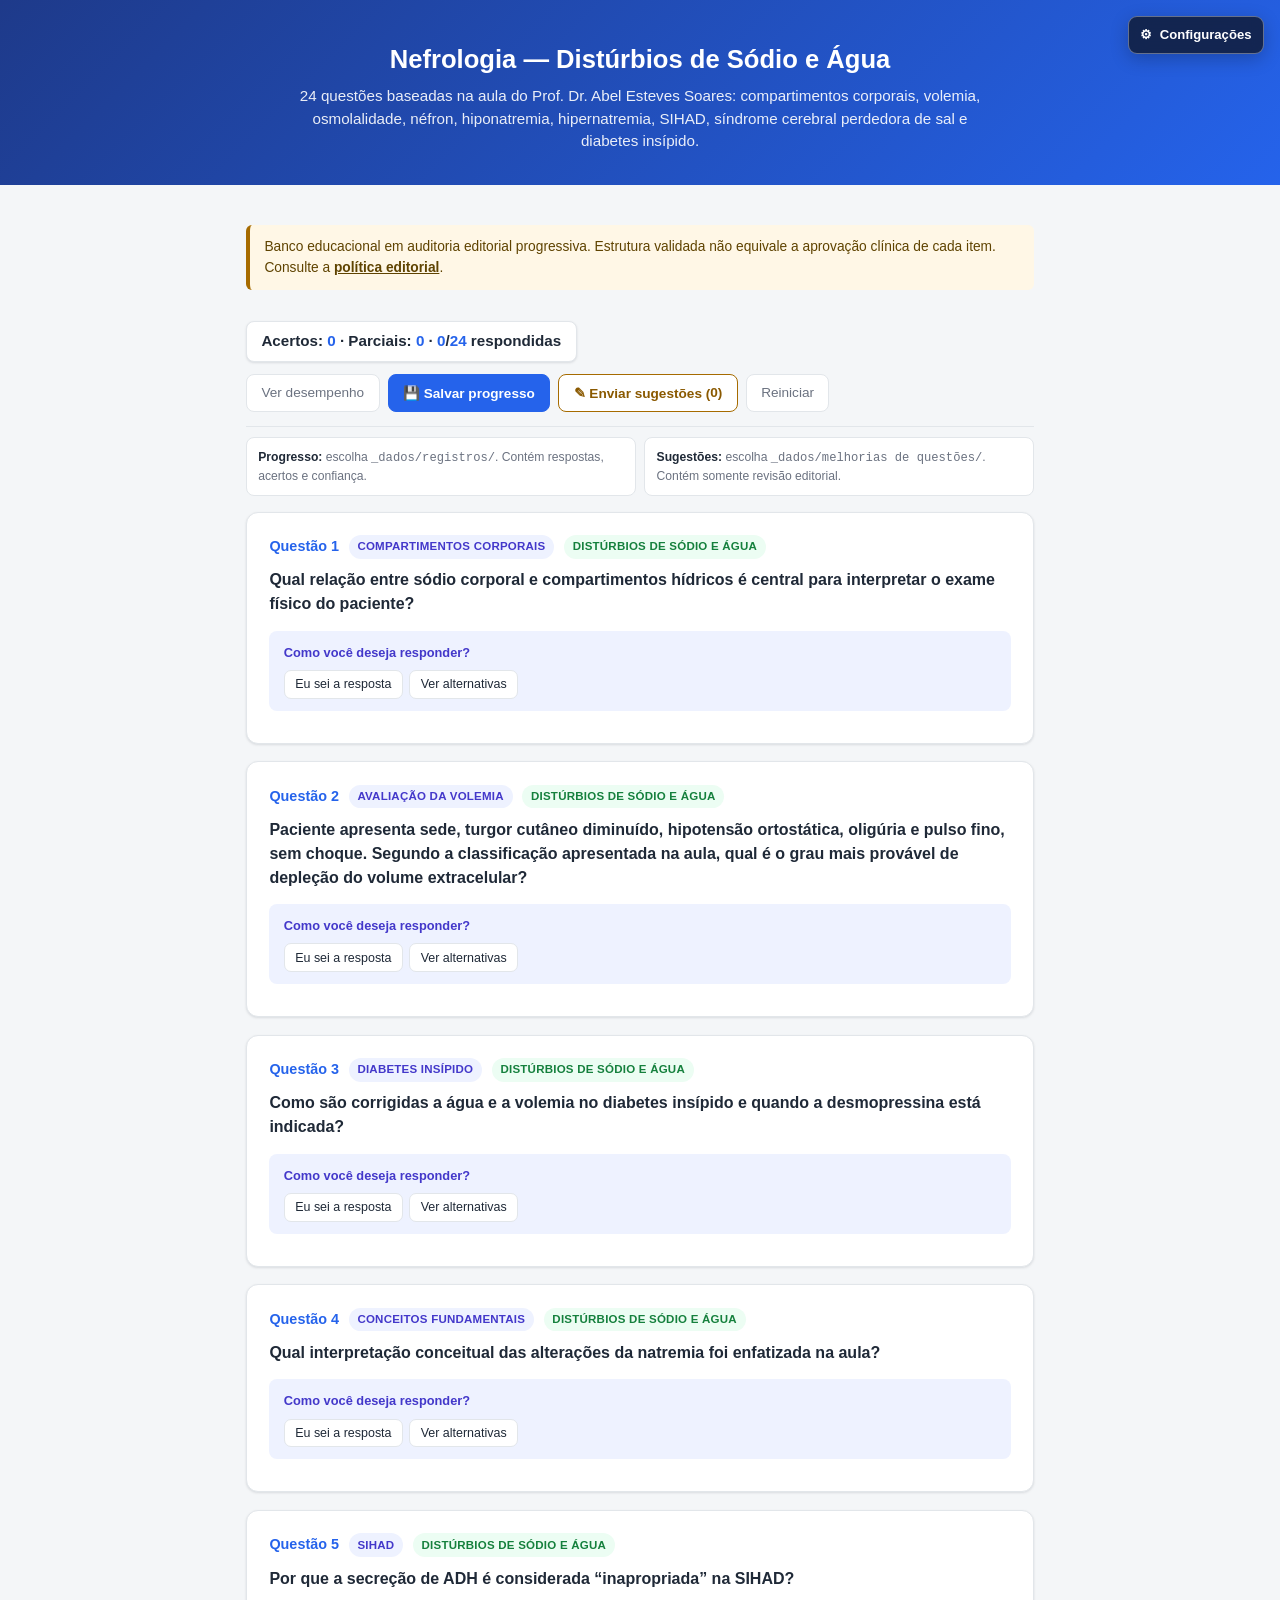
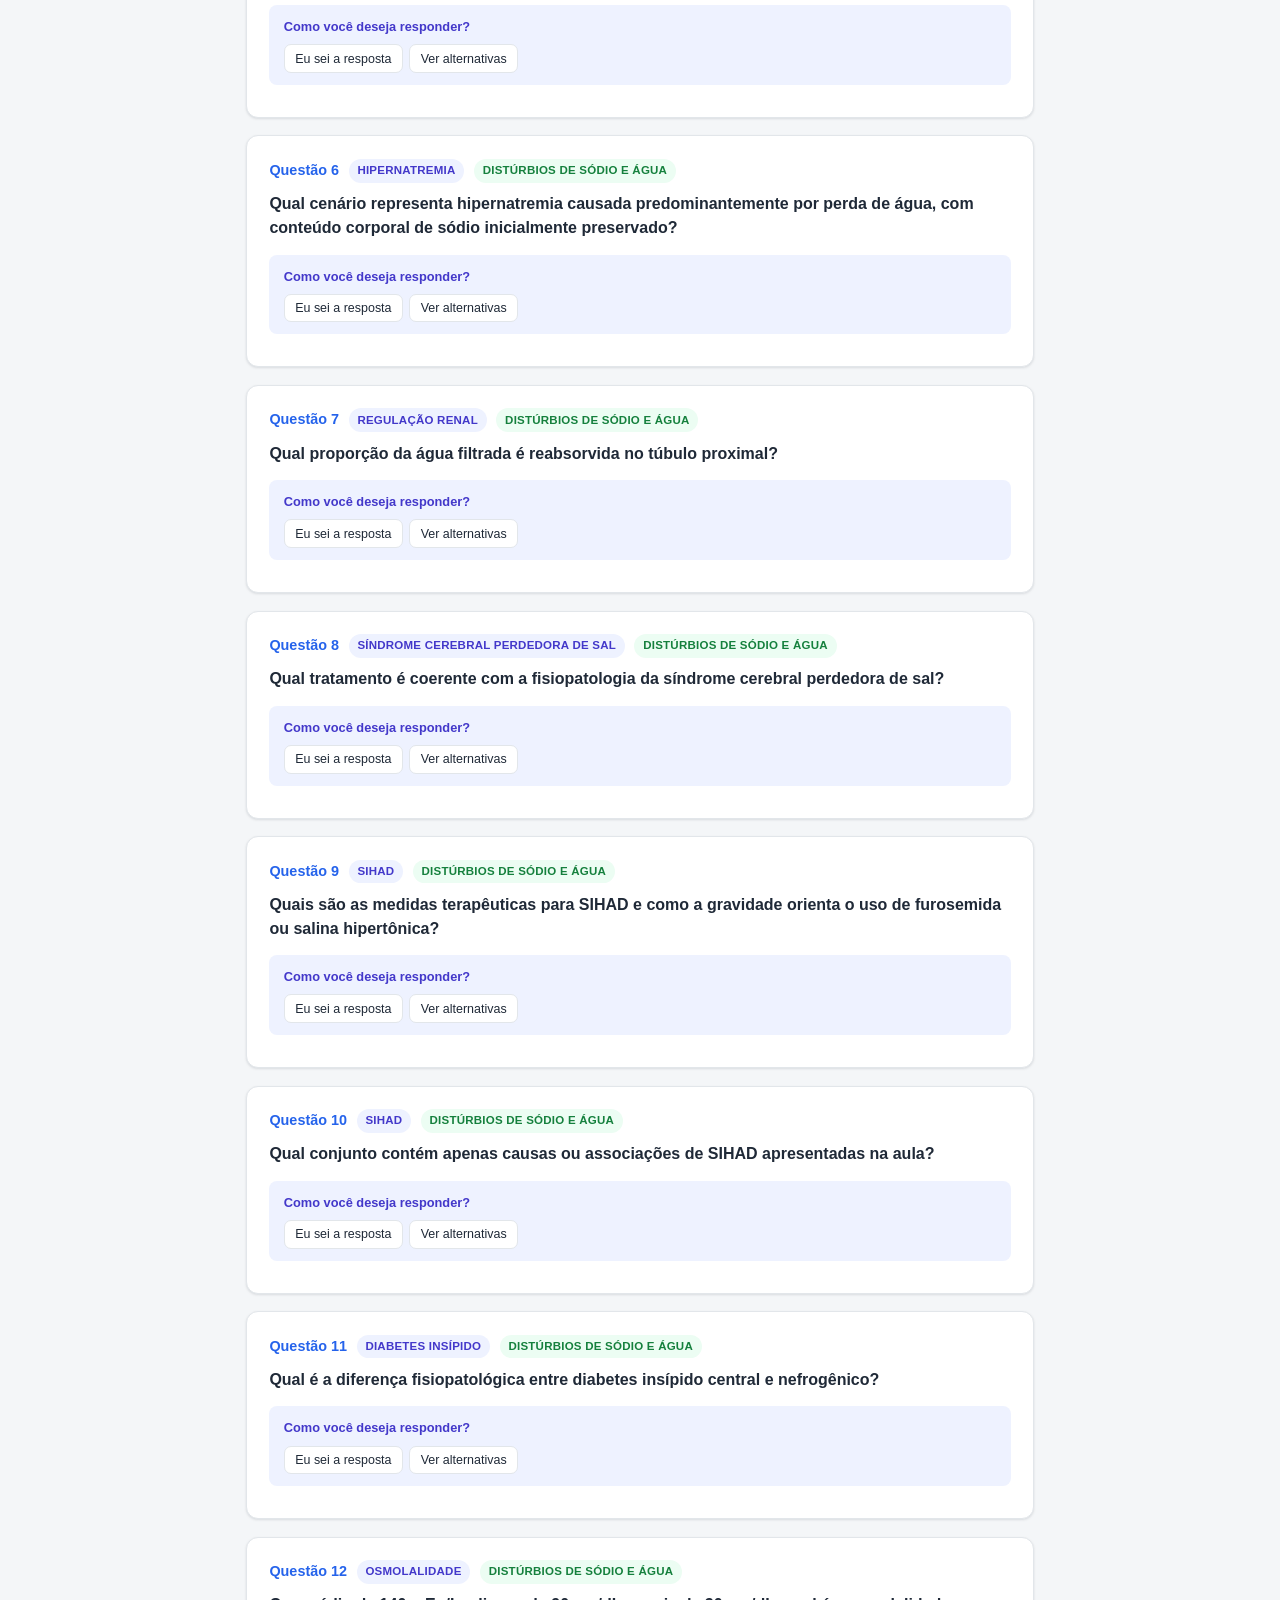
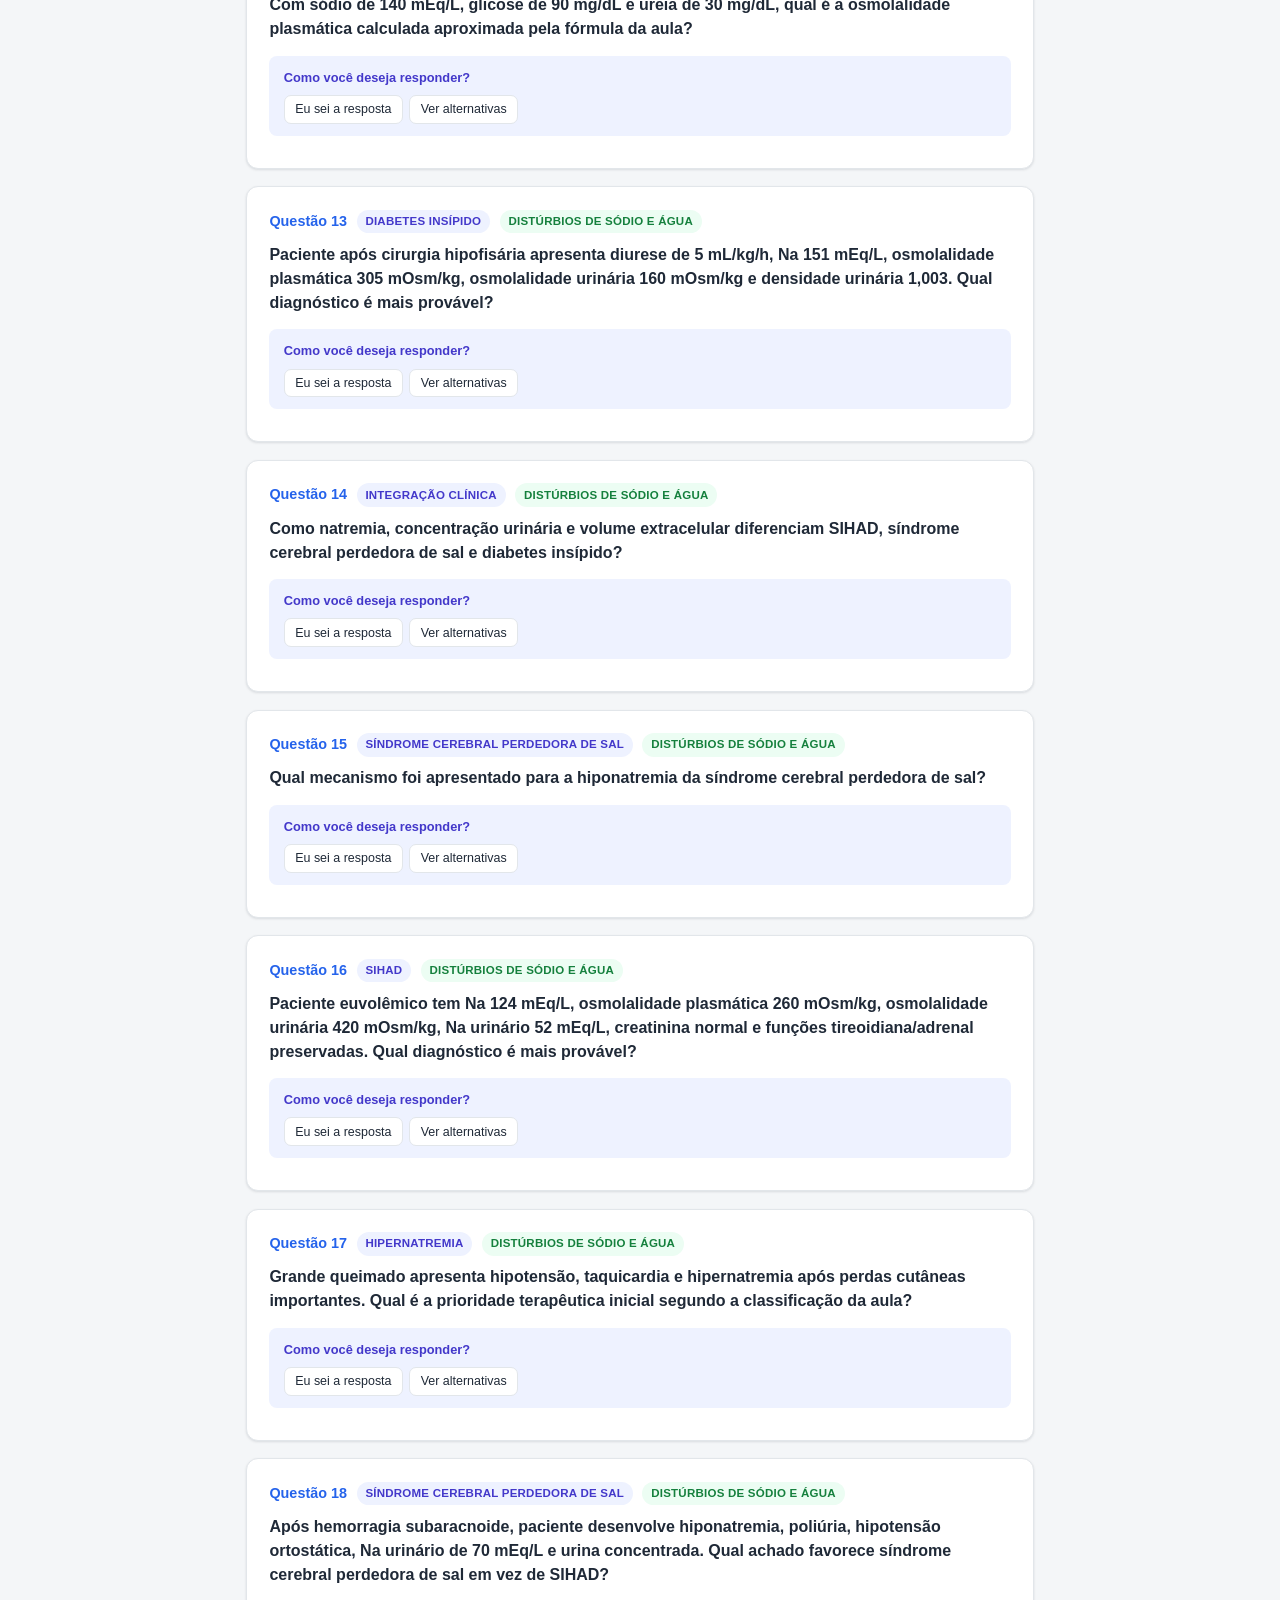
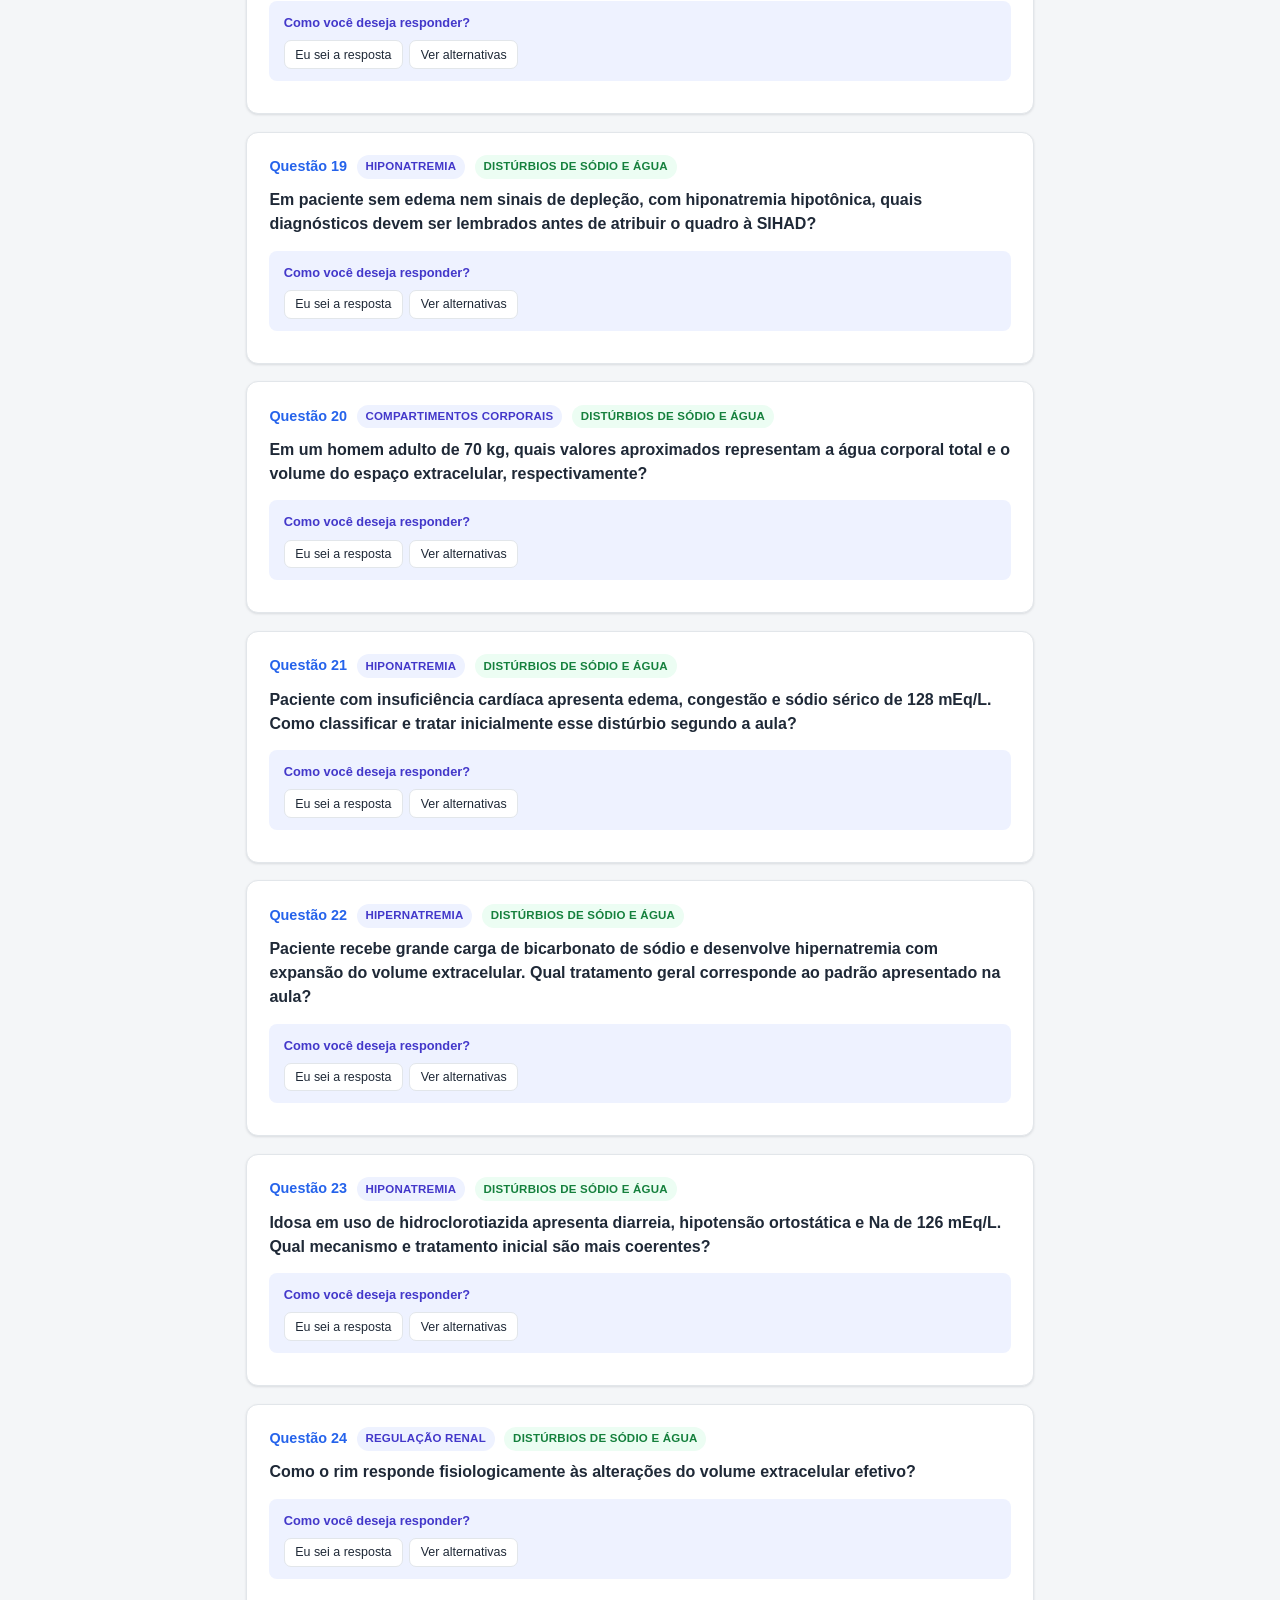
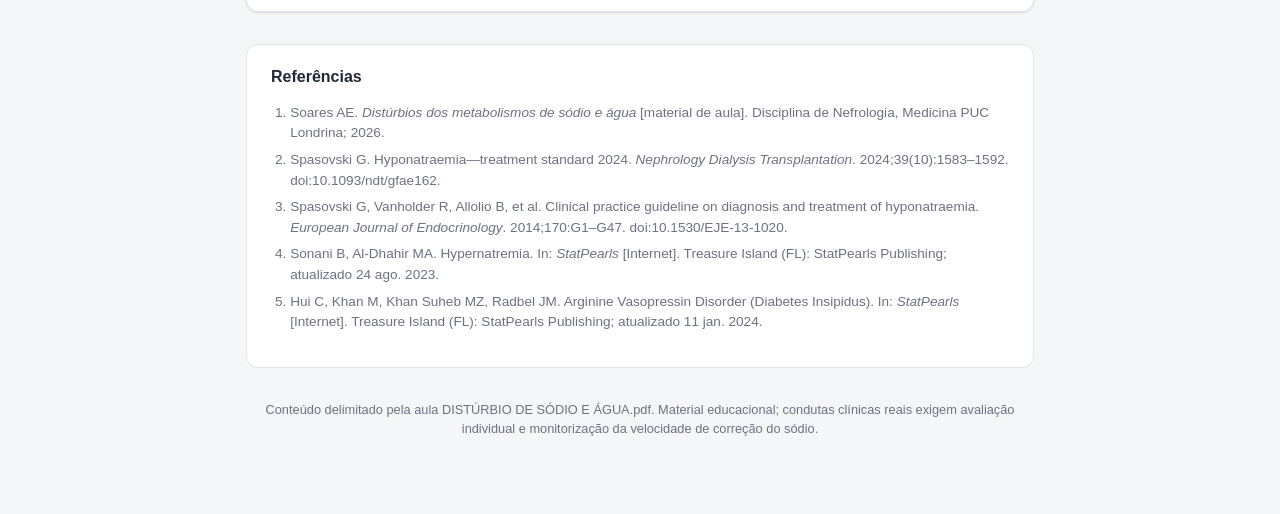
<file: medicina/disturbios-sodio-agua.html>
<!DOCTYPE html>
<html lang="pt-BR">
<head>
<meta charset="UTF-8">
<meta name="viewport" content="width=device-width, initial-scale=1.0">
<title id="page-title">Questões</title>
<link rel="stylesheet" href="../_shared/theme.css">
<style>
  /* Específico deste template: cabeçalho, contêiner, botão flutuante de
     configurações e variantes extras de botão (progresso/qualidade). O
     restante do tema e dos componentes de quiz vem de ../_shared/theme.css —
     não duplique regras já definidas lá. */
  header {
    background: linear-gradient(135deg, #1e3a8a, #2563eb);
    color: #fff;
    padding: 2.5rem 1.5rem 2rem;
    text-align: center;
  }
  header h1 { margin: 0 0 0.4rem; font-size: 1.6rem; }
  header p { margin: 0 auto; opacity: 0.9; font-size: 0.95rem; max-width: 700px; }
  .container { max-width: 820px; margin: 0 auto; padding: 1.5rem 1rem 4rem; }

  button.export-progress { background: var(--accent); border-color: var(--accent); color: var(--accent-contrast); }
  button.export-progress:hover { background: color-mix(in srgb, var(--accent) 84%, #000); color: var(--accent-contrast); }
  button.export-quality { border-color: #a66b00; color: #8a5900; }
  button.export-quality:hover { background: #fff7e6; color: #6f4800; }
  .save-actions { display: flex; gap: 0.5rem; flex-wrap: wrap; }
  .save-guidance { display: grid; grid-template-columns: repeat(2, minmax(0, 1fr)); gap: 0.55rem; margin: -0.6rem 0 1rem; }
  .save-guidance p { margin: 0; padding: 0.6rem 0.7rem; border: 1px solid var(--border); border-radius: 8px; background: var(--card-bg); color: var(--text-muted); font-size: 0.76rem; }
  .save-guidance strong { color: var(--text); }
  .settings-trigger {
    position: fixed; top: 1rem; right: 1rem; z-index: 50; display: inline-flex; align-items: center; gap: 0.45rem;
    border: 1px solid rgba(255,255,255,0.35); border-radius: 9px; padding: 0.52rem 0.72rem;
    background: rgba(15,23,42,0.78); color: #fff; font: inherit; font-size: 0.82rem; font-weight: 700;
    cursor: pointer; box-shadow: 0 5px 18px rgba(0,0,0,0.22); backdrop-filter: blur(8px);
  }
  .settings-trigger:hover { background: var(--accent); color: var(--accent-contrast); }

  body[data-view="focus"] .editorial-notice,
  body[data-view="focus"] .footnote { display: none; }

  .footnote {
    text-align: center; color: var(--text-muted); font-size: 0.8rem; margin-top: 2rem;
  }
  .editorial-notice {
    margin: 1rem 0; padding: 0.75rem 0.9rem; border-left: 4px solid #a66b00;
    background: #fff7e6; color: #5f4300; border-radius: 6px; font-size: 0.86rem;
  }
  .editorial-notice a { color: inherit; font-weight: 700; }

  :root[data-theme="dark"] button.export-quality { color: #f0b96a; border-color: #b8791f; }
  :root[data-theme="dark"] button.export-quality:hover { background: #2e2013; color: #ffd28a; }
  :root[data-palette="presleep"] .editorial-notice { background: #fdf1de; color: #6b3f14; border-left-color: #a66b00; }
  :root[data-theme="dark"][data-palette="presleep"] .editorial-notice { background: #2e2013; color: #f0b96a; border-left-color: #b8791f; }

  @media (max-width: 560px) {
    .settings-trigger .settings-label { display: none; }
    .setting-row { align-items: stretch; flex-direction: column; }
    .setting-row .segmented-control { align-self: stretch; }
    .setting-row .segmented-control button { flex: 1; }
    .save-guidance { grid-template-columns: 1fr; }
  }
</style>
</head>
<body>

<button type="button" class="settings-trigger" aria-haspopup="dialog" aria-label="Abrir configurações">
  <span aria-hidden="true">⚙</span><span class="settings-label">Configurações</span>
</button>

<header>
  <h1 id="quiz-title"></h1>
  <p id="quiz-desc"></p>
</header>

<div class="container">
  <div class="editorial-notice" role="note">
    Banco educacional em auditoria editorial progressiva. Estrutura validada não equivale
    a aprovação clínica de cada item. Consulte a
    <a href="../_banco/POLITICA-EDITORIAL.md">política editorial</a>.
  </div>
  <div class="toolbar">
    <div class="score">Acertos: <span id="score-correct">0</span> · Parciais: <span id="score-partial">0</span> · <span id="score-total">0</span>/<span id="score-max">0</span> respondidas</div>
    <div class="toolbar-right">
      <a class="dash-link" href="../_dados/dashboard.html" target="_blank">Ver desempenho</a>
      <div class="save-actions" aria-label="Opções de salvamento">
        <button class="export export-progress" id="save-progress" onclick="saveRegistro()" title="Salva respostas e desempenho em _dados/registros">💾 Salvar progresso</button>
        <button class="export export-quality" id="save-quality" onclick="saveQualityReviews()" title="Salva avaliações editoriais em _dados/melhorias de questões">✎ Enviar sugestões (<span id="quality-pending">0</span>)</button>
      </div>
      <button class="reset" onclick="resetQuiz()">Reiniciar</button>
    </div>
  </div>
  <div class="save-guidance" aria-label="Destino dos arquivos salvos">
    <p><strong>Progresso:</strong> escolha <code>_dados/registros/</code>. Contém respostas, acertos e confiança.</p>
    <p><strong>Sugestões:</strong> escolha <code>_dados/melhorias de questões/</code>. Contém somente revisão editorial.</p>
  </div>
  <p class="export-hint" id="export-hint">Arquivo baixado. Mova-o para <code>Questões/_dados/registros/</code> para que apareça no painel de desempenho.</p>

  <nav class="focus-navigation" aria-label="Navegação entre questões">
    <button type="button" id="focus-prev">&larr; Anterior</button>
    <span class="focus-position" id="focus-position" aria-live="polite"></span>
    <button type="button" id="focus-next">Próxima &rarr;</button>
  </nav>

  <div id="quiz"></div>

  <div class="refs">
    <h2>Referências</h2>
    <ol id="ref-list"></ol>
  </div>

  <p class="footnote" id="quiz-footnote"></p>
</div>

<div class="settings-overlay" id="settings-overlay" aria-hidden="true">
  <section class="settings-dialog" role="dialog" aria-modal="true" aria-labelledby="settings-title" aria-describedby="settings-description">
    <div class="settings-header">
      <div><h2 id="settings-title">Configurações</h2><p id="settings-description">Personalize a aparência e a forma de navegar pelas questões.</p></div>
      <button type="button" class="settings-close" aria-label="Fechar configurações">&times;</button>
    </div>
    <div class="settings-body">
      <div class="setting-row">
        <div class="setting-copy"><strong>Tema</strong><span>Escolha a claridade da interface.</span></div>
        <div class="segmented-control" aria-label="Tema da interface">
          <button type="button" data-theme-choice="light" aria-pressed="false">Claro</button><button type="button" data-theme-choice="dark" aria-pressed="false">Escuro</button>
        </div>
      </div>
      <div class="setting-row">
        <div class="setting-copy"><strong>Paleta de cores</strong><span>Normal ou tons que afetam menos o sono.</span></div>
        <div class="segmented-control" aria-label="Paleta de cores">
          <button type="button" data-palette-choice="normal" aria-pressed="false">Normal</button><button type="button" data-palette-choice="presleep" aria-pressed="false">Pré-sono</button>
        </div>
      </div>
      <div class="setting-row">
        <div class="setting-copy"><strong>Exibição das questões</strong><span>Veja todas ou concentre-se em uma por tela.</span></div>
        <div class="segmented-control" aria-label="Formato das questões">
          <button type="button" data-view-choice="list" aria-pressed="false">Lista</button><button type="button" data-view-choice="focus" aria-pressed="false">Uma por vez</button>
        </div>
      </div>
    </div>
    <div class="settings-footer"><button type="button" class="settings-done">Concluído</button></div>
  </section>
</div>

<script type="application/json" id="quiz-data">
{
  "quizId": "disturbios-sodio-agua",
  "title": "Nefrologia — Distúrbios de Sódio e Água",
  "description": "24 questões baseadas na aula do Prof. Dr. Abel Esteves Soares: compartimentos corporais, volemia, osmolalidade, néfron, hiponatremia, hipernatremia, SIHAD, síndrome cerebral perdedora de sal e diabetes insípido.",
  "footnote": "Conteúdo delimitado pela aula DISTÚRBIO DE SÓDIO E ÁGUA.pdf. Material educacional; condutas clínicas reais exigem avaliação individual e monitorização da velocidade de correção do sódio.",
  "questions": [
    {
      "id": "sodio-agua-01",
      "tema": "Distúrbios de Sódio e Água",
      "cat": "Compartimentos corporais",
      "classificacao": {
        "area": "Medicina",
        "disciplina": "Fisiologia e fisiopatologia",
        "disciplinasRelacionadas": [
          "Nefrologia",
          "Endocrinologia"
        ],
        "tema": "Distúrbios de Sódio e Água",
        "subtema": "Compartimentos corporais",
        "focos": [
          "água corporal total",
          "VEC",
          "VIC"
        ],
        "competencia": "Conhecimento fundamental",
        "complexidade": "Fundamental",
        "contexto": "Pergunta direta",
        "hierarquia": [
          "Medicina",
          "Fisiologia e fisiopatologia",
          "Distúrbios de Sódio e Água",
          "Compartimentos corporais",
          "Água corporal total"
        ]
      },
      "q": "Em um homem adulto de 70 kg, quais valores aproximados representam a água corporal total e o volume do espaço extracelular, respectivamente?",
      "options": [
        "28 L e 7 L",
        "35 L e 14 L",
        "42 L e 28 L",
        "49 L e 21 L",
        "42 L e 14 L"
      ],
      "correct": 4,
      "exp": "A aula adota água corporal total de cerca de 60% do peso (0,6 × 70 = 42 L) e espaço extracelular de cerca de 20% do peso (0,2 × 70 = 14 L). O espaço intracelular corresponde a aproximadamente 40% do peso, ou 28 L; por isso as demais combinações trocam compartimentos ou proporções.",
      "ref": [
        "soares2026-sodio-agua"
      ],
      "itemVersion": 2,
      "editorialState": "aprovada"
    },
    {
      "id": "sodio-agua-02",
      "tema": "Distúrbios de Sódio e Água",
      "cat": "Compartimentos corporais",
      "classificacao": {
        "area": "Medicina",
        "disciplina": "Fisiologia e fisiopatologia",
        "disciplinasRelacionadas": [
          "Nefrologia",
          "Endocrinologia"
        ],
        "tema": "Distúrbios de Sódio e Água",
        "subtema": "Compartimentos corporais",
        "focos": [
          "volume extracelular"
        ],
        "competencia": "Conhecimento fundamental",
        "complexidade": "Integração",
        "contexto": "Caso clínico",
        "hierarquia": [
          "Medicina",
          "Fisiologia e fisiopatologia",
          "Distúrbios de Sódio e Água",
          "Compartimentos corporais",
          "Volume extracelular"
        ]
      },
      "q": "Qual relação entre sódio corporal e compartimentos hídricos é central para interpretar o exame físico do paciente?",
      "options": [
        "O sódio é o principal determinante do volume intracelular",
        "A concentração de sódio mede diretamente o estoque corporal total de sódio",
        "O conteúdo corporal de sódio é determinante importante do volume extracelular",
        "O sódio permanece restrito ao plasma e não influencia o interstício",
        "A concentração sérica de sódio define isoladamente se há edema ou hipovolemia"
      ],
      "correct": 2,
      "exp": "O sódio é o cátion predominante do espaço extracelular e seu conteúdo corporal ajuda a determinar o volume extracelular, que inclui plasma e interstício. Já a concentração sérica de sódio expressa sobretudo a relação entre solutos e água, não o estoque absoluto; por isso a volemia deve ser avaliada clinicamente.",
      "ref": [
        "soares2026-sodio-agua"
      ],
      "itemVersion": 2,
      "editorialState": "aprovada"
    },
    {
      "id": "sodio-agua-03",
      "tema": "Distúrbios de Sódio e Água",
      "cat": "Regulação renal",
      "classificacao": {
        "area": "Medicina",
        "disciplina": "Fisiologia e fisiopatologia",
        "disciplinasRelacionadas": [
          "Nefrologia",
          "Endocrinologia"
        ],
        "tema": "Distúrbios de Sódio e Água",
        "subtema": "Regulação renal",
        "focos": [
          "volemia",
          "natriurese",
          "antinatriurese"
        ],
        "competencia": "Compreensão de mecanismo",
        "complexidade": "Fundamental",
        "contexto": "Pergunta direta",
        "hierarquia": [
          "Medicina",
          "Fisiologia e fisiopatologia",
          "Distúrbios de Sódio e Água",
          "Regulação renal",
          "Volemia"
        ]
      },
      "q": "Como o rim responde fisiologicamente às alterações do volume extracelular efetivo?",
      "options": [
        "Contração gera natriurese e expansão gera antinatriurese",
        "Contração favorece antinatriurese e expansão favorece natriurese",
        "Contração e expansão geram natriurese, diferenciando-se apenas pela excreção de água",
        "A resposta é determinada principalmente pela concentração sérica de sódio, não pelo volume extracelular",
        "A expansão reduz a atividade dos sensores de volume, dificultando a resposta natriurética renal"
      ],
      "correct": 1,
      "exp": "Na contração do volume extracelular, sensores de volume ativam mecanismos renais de retenção de sódio (antinatriurese). Na expansão, predominam mecanismos natriuréticos para restaurar o volume. A resposta regula conteúdo corporal de sódio/volemia e não é definida apenas pela natremia.",
      "ref": [
        "soares2026-sodio-agua"
      ],
      "itemVersion": 2,
      "editorialState": "aprovada"
    },
    {
      "id": "sodio-agua-04",
      "tema": "Distúrbios de Sódio e Água",
      "cat": "Avaliação da volemia",
      "classificacao": {
        "area": "Medicina",
        "disciplina": "Fisiologia e fisiopatologia",
        "disciplinasRelacionadas": [
          "Nefrologia",
          "Endocrinologia"
        ],
        "tema": "Distúrbios de Sódio e Água",
        "subtema": "Avaliação da volemia",
        "focos": [
          "hipovolemia",
          "exame físico"
        ],
        "competencia": "Raciocínio diagnóstico",
        "complexidade": "Integração",
        "contexto": "Caso clínico",
        "hierarquia": [
          "Medicina",
          "Fisiologia e fisiopatologia",
          "Distúrbios de Sódio e Água",
          "Avaliação da volemia",
          "Hipovolemia"
        ]
      },
      "q": "Paciente apresenta sede, turgor cutâneo diminuído, hipotensão ortostática, oligúria e pulso fino, sem choque. Segundo a classificação apresentada na aula, qual é o grau mais provável de depleção do volume extracelular?",
      "options": [
        "Leve, menor que 5% do VEC",
        "Leve, até 10% do VEC",
        "Moderada, entre 10% e 30% do VEC",
        "Grave, maior que 30% do VEC",
        "Não há depleção, pois a sede indica apenas alteração da osmolalidade, não do volume extracelular"
      ],
      "correct": 2,
      "exp": "A depleção moderada (10–30% do VEC) associa sede, queda do turgor, hipotensão ortostática, redução da diurese e pulso fino. Na depleção leve, o turgor pode estar pouco alterado; a grave manifesta sinais de choque hipovolêmico.",
      "ref": [
        "soares2026-sodio-agua"
      ],
      "itemVersion": 2,
      "editorialState": "em_revisao"
    },
    {
      "id": "sodio-agua-05",
      "tema": "Distúrbios de Sódio e Água",
      "cat": "Osmolalidade",
      "classificacao": {
        "area": "Medicina",
        "disciplina": "Fisiologia e fisiopatologia",
        "disciplinasRelacionadas": [
          "Nefrologia",
          "Endocrinologia"
        ],
        "tema": "Distúrbios de Sódio e Água",
        "subtema": "Osmolalidade",
        "focos": [
          "osmolalidade plasmática",
          "fórmula"
        ],
        "competencia": "Conhecimento fundamental",
        "complexidade": "Fundamental",
        "contexto": "Pergunta direta",
        "hierarquia": [
          "Medicina",
          "Fisiologia e fisiopatologia",
          "Distúrbios de Sódio e Água",
          "Osmolalidade",
          "Osmolalidade plasmática"
        ]
      },
      "q": "Com sódio de 140 mEq/L, glicose de 90 mg/dL e ureia de 30 mg/dL, qual é a osmolalidade plasmática calculada aproximada pela fórmula da aula?",
      "options": [
        "275 mOsm/kg",
        "285 mOsm/kg",
        "300 mOsm/kg",
        "290 mOsm/kg",
        "320 mOsm/kg"
      ],
      "correct": 3,
      "exp": "POsm ≈ 2×Na + glicose/18 + ureia/6 = 280 + 5 + 5 = 290 mOsm/kg. Dividir glicose por 180 e ureia por 60 sem o fator de conversão final produziria erro de unidade; somar os valores brutos também superestimaria a osmolalidade.",
      "ref": [
        "soares2026-sodio-agua"
      ],
      "itemVersion": 2,
      "editorialState": "aprovada"
    },
    {
      "id": "sodio-agua-06",
      "tema": "Distúrbios de Sódio e Água",
      "cat": "Regulação renal",
      "classificacao": {
        "area": "Medicina",
        "disciplina": "Fisiologia e fisiopatologia",
        "disciplinasRelacionadas": [
          "Nefrologia",
          "Endocrinologia"
        ],
        "tema": "Distúrbios de Sódio e Água",
        "subtema": "Regulação renal",
        "focos": [
          "néfron",
          "ADH",
          "aquaporina"
        ],
        "competencia": "Compreensão de mecanismo",
        "complexidade": "Fundamental",
        "contexto": "Pergunta direta",
        "hierarquia": [
          "Medicina",
          "Fisiologia e fisiopatologia",
          "Distúrbios de Sódio e Água",
          "Regulação renal",
          "Néfron"
        ]
      },
      "q": "Qual proporção da água filtrada é reabsorvida no túbulo proximal?",
      "options": [
        "Ramo ascendente da alça de Henle: altamente permeável à água",
        "Ramo descendente: impermeável à água e responsável pela diluição urinária",
        "Túbulo distal inicial: reabsorve água obrigatoriamente sob ação do ADH",
        "Ducto coletor: permeabilidade à água independe do ADH",
        "Túbulo proximal: reabsorve aproximadamente 65% da água filtrada"
      ],
      "correct": 4,
      "exp": "O túbulo proximal reabsorve cerca de 65% da água filtrada. O ramo descendente é permeável à água; o ascendente é impermeável e reabsorve solutos. Nos segmentos distais/coletores, o ADH aumenta a permeabilidade à água por aquaporinas, permitindo concentração urinária.",
      "ref": [
        "soares2026-sodio-agua"
      ],
      "itemVersion": 2,
      "editorialState": "aprovada"
    },
    {
      "id": "sodio-agua-07",
      "tema": "Distúrbios de Sódio e Água",
      "cat": "Conceitos fundamentais",
      "classificacao": {
        "area": "Medicina",
        "disciplina": "Fisiologia e fisiopatologia",
        "disciplinasRelacionadas": [
          "Nefrologia",
          "Endocrinologia"
        ],
        "tema": "Distúrbios de Sódio e Água",
        "subtema": "Conceitos fundamentais",
        "focos": [
          "hiponatremia",
          "hipernatremia",
          "água livre"
        ],
        "competencia": "Conhecimento fundamental",
        "complexidade": "Fundamental",
        "contexto": "Pergunta direta",
        "hierarquia": [
          "Medicina",
          "Fisiologia e fisiopatologia",
          "Distúrbios de Sódio e Água",
          "Conceitos fundamentais",
          "Hiponatremia"
        ]
      },
      "q": "Qual interpretação conceitual das alterações da natremia foi enfatizada na aula?",
      "options": [
        "Hiponatremia indica redução relativa da água livre em comparação com o sódio corporal",
        "Hipernatremia indica excesso relativo de água livre em comparação com o sódio corporal",
        "Ambas refletem primariamente deslocamentos de potássio entre os compartimentos corporais",
        "Hiponatremia sugere excesso relativo de água livre; hipernatremia, déficit relativo de água livre",
        "A natremia determina diretamente o volume extracelular e torna dispensável o exame físico"
      ],
      "correct": 3,
      "exp": "A natremia é uma concentração. Hiponatremia geralmente traduz excesso de água em relação aos solutos corporais; hipernatremia, déficit relativo de água. O conteúdo corporal de sódio e o estado volêmico podem estar reduzidos, normais ou aumentados, devendo ser avaliados separadamente.",
      "ref": [
        "soares2026-sodio-agua"
      ],
      "itemVersion": 2,
      "editorialState": "aprovada"
    },
    {
      "id": "sodio-agua-08",
      "tema": "Distúrbios de Sódio e Água",
      "cat": "Hiponatremia",
      "classificacao": {
        "area": "Medicina",
        "disciplina": "Fisiologia e fisiopatologia",
        "disciplinasRelacionadas": [
          "Nefrologia",
          "Endocrinologia"
        ],
        "tema": "Distúrbios de Sódio e Água",
        "subtema": "Hiponatremia",
        "focos": [
          "hiponatremia hipervolêmica",
          "edema"
        ],
        "competencia": "Conhecimento fundamental",
        "complexidade": "Integração",
        "contexto": "Caso clínico",
        "hierarquia": [
          "Medicina",
          "Fisiologia e fisiopatologia",
          "Distúrbios de Sódio e Água",
          "Hiponatremia",
          "Hiponatremia hipervolêmica"
        ]
      },
      "q": "Paciente com insuficiência cardíaca apresenta edema, congestão e sódio sérico de 128 mEq/L. Como classificar e tratar inicialmente esse distúrbio segundo a aula?",
      "options": [
        "Hiponatremia hipovolêmica; reposição com solução salina isotônica",
        "Hiponatremia euvolêmica; reposição de sal por via oral",
        "Hipernatremia hipervolêmica; água livre associada a furosemida",
        "Pseudohiponatremia; tratamento direcionado somente à causa laboratorial",
        "Hiponatremia hipervolêmica; restrição de água livre e furosemida"
      ],
      "correct": 4,
      "exp": "Na insuficiência cardíaca, há aumento de sódio corporal, mas retenção proporcionalmente maior de água, produzindo hiponatremia hipervolêmica e edema. A aula propõe restrição de água livre e diurético de alça. Soro fisiológico é o tratamento do padrão hipovolêmico, não do congestionado.",
      "ref": [
        "soares2026-sodio-agua"
      ],
      "itemVersion": 2,
      "editorialState": "requer_atualizacao"
    },
    {
      "id": "sodio-agua-09",
      "tema": "Distúrbios de Sódio e Água",
      "cat": "Hiponatremia",
      "classificacao": {
        "area": "Medicina",
        "disciplina": "Fisiologia e fisiopatologia",
        "disciplinasRelacionadas": [
          "Nefrologia",
          "Endocrinologia"
        ],
        "tema": "Distúrbios de Sódio e Água",
        "subtema": "Hiponatremia",
        "focos": [
          "hiponatremia hipovolêmica",
          "tiazídico",
          "diarreia"
        ],
        "competencia": "Decisão terapêutica",
        "complexidade": "Integração",
        "contexto": "Caso clínico",
        "hierarquia": [
          "Medicina",
          "Fisiologia e fisiopatologia",
          "Distúrbios de Sódio e Água",
          "Hiponatremia",
          "Hiponatremia hipovolêmica"
        ]
      },
      "q": "Idosa em uso de hidroclorotiazida apresenta diarreia, hipotensão ortostática e Na de 126 mEq/L. Qual mecanismo e tratamento inicial são mais coerentes?",
      "options": [
        "Excesso de água e sódio com VEC aumentado; furosemida",
        "Perda de sódio e água com VEC reduzido; solução salina 0,9%",
        "Retenção isolada de água com VEC normal; restrição hídrica exclusiva",
        "Ganho de sódio hipertônico; água livre",
        "Diabetes insípido; desmopressina"
      ],
      "correct": 1,
      "exp": "Tiazídico e diarreia são causas renal e extrarrenal de perda de sódio/água. Os sinais de hipovolemia confirmam VEC reduzido; o tratamento apresentado é reposição com SF 0,9%, além de interromper/corrigir a causa. Restrição hídrica isolada agravaria a depleção.",
      "ref": [
        "soares2026-sodio-agua",
        "spasovski2024-hiponatremia-tratamento-padrao"
      ],
      "itemVersion": 2,
      "editorialState": "aprovada"
    },
    {
      "id": "sodio-agua-10",
      "tema": "Distúrbios de Sódio e Água",
      "cat": "Hiponatremia",
      "classificacao": {
        "area": "Medicina",
        "disciplina": "Fisiologia e fisiopatologia",
        "disciplinasRelacionadas": [
          "Nefrologia",
          "Endocrinologia"
        ],
        "tema": "Distúrbios de Sódio e Água",
        "subtema": "Hiponatremia",
        "focos": [
          "hiponatremia euvolêmica",
          "diagnóstico diferencial"
        ],
        "competencia": "Raciocínio diagnóstico",
        "complexidade": "Integração",
        "contexto": "Caso clínico",
        "hierarquia": [
          "Medicina",
          "Fisiologia e fisiopatologia",
          "Distúrbios de Sódio e Água",
          "Hiponatremia",
          "Hiponatremia euvolêmica"
        ]
      },
      "q": "Em paciente sem edema nem sinais de depleção, com hiponatremia hipotônica, quais diagnósticos devem ser lembrados antes de atribuir o quadro à SIHAD?",
      "options": [
        "Insuficiência cardíaca, cirrose e síndrome nefrótica",
        "Diarreia, tiazídico e terceiro espaço",
        "Hipotireoidismo e deficiência de glicocorticoide",
        "Diabetes insípido central e nefrogênico",
        "Hiperaldosteronismo primário e infusão de bicarbonato"
      ],
      "correct": 2,
      "exp": "SIHAD, hipotireoidismo e deficiência de glicocorticoide integram o diferencial da hiponatremia aparentemente euvolêmica. Insuficiência cardíaca/cirrose são padrões hipervolêmicos; diarreia/tiazídico, hipovolêmicos; diabetes insípido produz água urinária diluída e tende à hipernatremia.",
      "ref": [
        "soares2026-sodio-agua",
        "spasovski2014-hiponatremia"
      ],
      "itemVersion": 2,
      "editorialState": "aprovada"
    },
    {
      "id": "sodio-agua-11",
      "tema": "Distúrbios de Sódio e Água",
      "cat": "Hipernatremia",
      "classificacao": {
        "area": "Medicina",
        "disciplina": "Fisiologia e fisiopatologia",
        "disciplinasRelacionadas": [
          "Nefrologia",
          "Endocrinologia"
        ],
        "tema": "Distúrbios de Sódio e Água",
        "subtema": "Hipernatremia",
        "focos": [
          "hipernatremia hipervolêmica",
          "ganho de sódio"
        ],
        "competencia": "Decisão terapêutica",
        "complexidade": "Integração",
        "contexto": "Caso clínico",
        "hierarquia": [
          "Medicina",
          "Fisiologia e fisiopatologia",
          "Distúrbios de Sódio e Água",
          "Hipernatremia",
          "Hipernatremia hipervolêmica"
        ]
      },
      "q": "Paciente recebe grande carga de bicarbonato de sódio e desenvolve hipernatremia com expansão do volume extracelular. Qual tratamento geral corresponde ao padrão apresentado na aula?",
      "options": [
        "SF 0,9% isoladamente",
        "Restrição absoluta de líquidos sem diurético",
        "Desmopressina como tratamento etiológico",
        "Reposição de água livre associada a furosemida",
        "Solução salina hipertônica associada a tiazídico"
      ],
      "correct": 3,
      "exp": "No ganho hipertônico de sódio há hipernatremia com expansão volêmica. Repõe-se água livre para corrigir a hipertonicidade e usa-se furosemida para remover o excesso de sódio/volume. SF 0,9% acrescentaria sódio; desmopressina é dirigida ao diabetes insípido central.",
      "ref": [
        "soares2026-sodio-agua",
        "statpearls2023-hipernatremia"
      ],
      "itemVersion": 2,
      "editorialState": "aprovada"
    },
    {
      "id": "sodio-agua-12",
      "tema": "Distúrbios de Sódio e Água",
      "cat": "Hipernatremia",
      "classificacao": {
        "area": "Medicina",
        "disciplina": "Fisiologia e fisiopatologia",
        "disciplinasRelacionadas": [
          "Nefrologia",
          "Endocrinologia"
        ],
        "tema": "Distúrbios de Sódio e Água",
        "subtema": "Hipernatremia",
        "focos": [
          "hipernatremia hipovolêmica",
          "perdas hipotônicas"
        ],
        "competencia": "Conhecimento fundamental",
        "complexidade": "Integração",
        "contexto": "Caso clínico",
        "hierarquia": [
          "Medicina",
          "Fisiologia e fisiopatologia",
          "Distúrbios de Sódio e Água",
          "Hipernatremia",
          "Hipernatremia hipovolêmica"
        ]
      },
      "q": "Grande queimado apresenta hipotensão, taquicardia e hipernatremia após perdas cutâneas importantes. Qual é a prioridade terapêutica inicial segundo a classificação da aula?",
      "options": [
        "Restaurar a volemia com solução salina 0,9%",
        "Administrar solução salina hipertônica",
        "Restringir água livre",
        "Administrar furosemida antes de qualquer reposição",
        "Administrar desmopressina independentemente da diurese"
      ],
      "correct": 0,
      "exp": "Queimaduras podem causar perda de água e sódio, com perda proporcionalmente maior de água e hipernatremia hipovolêmica. A prioridade é restaurar perfusão/volemia com solução isotônica; depois, a água livre remanescente é corrigida de forma controlada. Diurético ou restrição agravariam a hipovolemia.",
      "ref": [
        "soares2026-sodio-agua"
      ],
      "itemVersion": 2,
      "editorialState": "aprovada"
    },
    {
      "id": "sodio-agua-13",
      "tema": "Distúrbios de Sódio e Água",
      "cat": "Hipernatremia",
      "classificacao": {
        "area": "Medicina",
        "disciplina": "Fisiologia e fisiopatologia",
        "disciplinasRelacionadas": [
          "Nefrologia",
          "Endocrinologia"
        ],
        "tema": "Distúrbios de Sódio e Água",
        "subtema": "Hipernatremia",
        "focos": [
          "perda de água livre",
          "diabetes insípido"
        ],
        "competencia": "Conhecimento fundamental",
        "complexidade": "Fundamental",
        "contexto": "Pergunta direta",
        "hierarquia": [
          "Medicina",
          "Fisiologia e fisiopatologia",
          "Distúrbios de Sódio e Água",
          "Hipernatremia",
          "Perda de água livre"
        ]
      },
      "q": "Qual cenário representa hipernatremia causada predominantemente por perda de água, com conteúdo corporal de sódio inicialmente preservado?",
      "options": [
        "Infusão de sódio hipertônico",
        "Hiperaldosteronismo primário",
        "Uso de tiazídico com perda de sal",
        "Insuficiência cardíaca congestiva",
        "Diabetes insípido"
      ],
      "correct": 4,
      "exp": "Diabetes insípido causa perda renal de água livre por deficiência de ADH ou resistência renal ao hormônio, mantendo inicialmente o sódio corporal. Sódio hipertônico/hiperaldosteronismo representam ganho de sódio; tiazídico causa perda salina; insuficiência cardíaca associa retenção de água e sódio.",
      "ref": [
        "soares2026-sodio-agua"
      ],
      "itemVersion": 2,
      "editorialState": "aprovada"
    },
    {
      "id": "sodio-agua-14",
      "tema": "Distúrbios de Sódio e Água",
      "cat": "SIHAD",
      "classificacao": {
        "area": "Medicina",
        "disciplina": "Fisiologia e fisiopatologia",
        "disciplinasRelacionadas": [
          "Nefrologia",
          "Endocrinologia"
        ],
        "tema": "Distúrbios de Sódio e Água",
        "subtema": "SIHAD",
        "focos": [
          "ADH",
          "urina concentrada",
          "hiponatremia"
        ],
        "competencia": "Compreensão de mecanismo",
        "complexidade": "Fundamental",
        "contexto": "Pergunta direta",
        "hierarquia": [
          "Medicina",
          "Fisiologia e fisiopatologia",
          "Distúrbios de Sódio e Água",
          "SIHAD",
          "ADH"
        ]
      },
      "q": "Por que a secreção de ADH é considerada “inapropriada” na SIHAD?",
      "options": [
        "Porque sua ação persiste apesar da hipo-osmolalidade e impede a excreção adequada de água livre",
        "Porque sua secreção diminui apesar da hipovolemia e provoca perda renal contínua de água livre",
        "Porque sua ação aumenta a excreção renal de sódio sem modificar a permeabilidade tubular à água",
        "Porque sua presença torna o ducto coletor impermeável à água e impede a concentração urinária",
        "Porque sua liberação bloqueia a reabsorção de ureia e água nos segmentos distais do néfron"
      ],
      "correct": 0,
      "exp": "Na SIHAD, a ação de ADH persiste quando a baixa osmolalidade deveria suprimi-la. O ducto coletor continua permeável à água, a urina permanece inadequadamente concentrada e ocorre retenção de água com hiponatremia. ADH baixo com poliúria diluída aponta para diabetes insípido.",
      "ref": [
        "soares2026-sodio-agua"
      ],
      "itemVersion": 2,
      "editorialState": "aprovada"
    },
    {
      "id": "sodio-agua-15",
      "tema": "Distúrbios de Sódio e Água",
      "cat": "SIHAD",
      "classificacao": {
        "area": "Medicina",
        "disciplina": "Fisiologia e fisiopatologia",
        "disciplinasRelacionadas": [
          "Nefrologia",
          "Endocrinologia"
        ],
        "tema": "Distúrbios de Sódio e Água",
        "subtema": "SIHAD",
        "focos": [
          "etiologia",
          "medicamentos"
        ],
        "competencia": "Conhecimento fundamental",
        "complexidade": "Integração",
        "contexto": "Caso clínico",
        "hierarquia": [
          "Medicina",
          "Fisiologia e fisiopatologia",
          "Distúrbios de Sódio e Água",
          "SIHAD",
          "Etiologia"
        ]
      },
      "q": "Qual conjunto contém apenas causas ou associações de SIHAD apresentadas na aula?",
      "options": [
        "Diarreia, queimadura e furosemida",
        "Hiperaldosteronismo, bicarbonato e sódio hipertônico",
        "Diabetes insípido, hipodipsia e sudorese",
        "Traumatismo craniano, pneumonia e carbamazepina",
        "Tiazídico, terceiro espaço e diurese osmótica"
      ],
      "correct": 3,
      "exp": "A aula agrupa causas de SIHAD em doenças do SNC (como TCE/AVE/infecção), pulmonares (pneumonia, abscesso, neoplasia) e medicamentos (carbamazepina, opioides, AINEs, antidepressivos, entre outros). As demais opções reúnem causas de perdas volêmicas, ganho de sódio ou perda de água livre.",
      "ref": [
        "soares2026-sodio-agua"
      ],
      "itemVersion": 2,
      "editorialState": "aprovada"
    },
    {
      "id": "sodio-agua-16",
      "tema": "Distúrbios de Sódio e Água",
      "cat": "SIHAD",
      "classificacao": {
        "area": "Medicina",
        "disciplina": "Fisiologia e fisiopatologia",
        "disciplinasRelacionadas": [
          "Nefrologia",
          "Endocrinologia"
        ],
        "tema": "Distúrbios de Sódio e Água",
        "subtema": "SIHAD",
        "focos": [
          "laboratório",
          "osmolalidade urinária",
          "sódio urinário"
        ],
        "competencia": "Raciocínio diagnóstico",
        "complexidade": "Integração",
        "contexto": "Caso clínico",
        "hierarquia": [
          "Medicina",
          "Fisiologia e fisiopatologia",
          "Distúrbios de Sódio e Água",
          "SIHAD",
          "Osmolalidade urinária"
        ]
      },
      "q": "Paciente euvolêmico tem Na 124 mEq/L, osmolalidade plasmática 260 mOsm/kg, osmolalidade urinária 420 mOsm/kg, Na urinário 52 mEq/L, creatinina normal e funções tireoidiana/adrenal preservadas. Qual diagnóstico é mais provável?",
      "options": [
        "Diabetes insípido central",
        "Hipernatremia por ganho de sódio",
        "Hiponatremia hipovolêmica por diarreia",
        "Polidipsia primária com supressão completa do ADH",
        "SIHAD"
      ],
      "correct": 4,
      "exp": "O padrão é hiponatremia hipotônica com urina inadequadamente concentrada e sódio urinário elevado em paciente sem hipovolemia, compatível com SIHAD após excluir tireoide, adrenal e insuficiência renal. DI causa hiperosmolalidade com urina diluída; polidipsia primária tende a urina muito diluída.",
      "ref": [
        "soares2026-sodio-agua",
        "spasovski2014-hiponatremia"
      ],
      "itemVersion": 2,
      "editorialState": "aprovada"
    },
    {
      "id": "sodio-agua-17",
      "tema": "Distúrbios de Sódio e Água",
      "cat": "SIHAD",
      "classificacao": {
        "area": "Medicina",
        "disciplina": "Fisiologia e fisiopatologia",
        "disciplinasRelacionadas": [
          "Nefrologia",
          "Endocrinologia"
        ],
        "tema": "Distúrbios de Sódio e Água",
        "subtema": "SIHAD",
        "focos": [
          "tratamento",
          "restrição hídrica",
          "salina hipertônica"
        ],
        "competencia": "Decisão terapêutica",
        "complexidade": "Aplicação",
        "contexto": "Pergunta direta",
        "hierarquia": [
          "Medicina",
          "Fisiologia e fisiopatologia",
          "Distúrbios de Sódio e Água",
          "SIHAD",
          "Restrição hídrica"
        ]
      },
      "q": "Quais são as medidas terapêuticas para SIHAD e como a gravidade orienta o uso de furosemida ou salina hipertônica?",
      "options": [
        "Repor volume com solução salina isotônica até normalizar a natremia e a osmolalidade urinária",
        "Administrar desmopressina para diminuir a natriurese e aumentar a eliminação renal de água",
        "Tratar a causa e restringir água; selecionar furosemida ou salina hipertônica conforme a gravidade",
        "Aumentar a ingestão de água livre e reduzir o sal para suprimir a secreção endógena de ADH",
        "Usar fludrocortisona para promover retenção renal de sódio como tratamento inicial de rotina"
      ],
      "correct": 2,
      "exp": "A aula lista tratamento da causa, restrição hídrica, furosemida e solução salina hipertônica. A escolha depende da gravidade e dos sintomas; diretrizes enfatizam monitorização e prevenção de correção excessiva. SF 0,9% é típico da hipovolemia; desmopressina trata DI central; fludrocortisona aparece na síndrome cerebral perdedora de sal. A diretriz europeia citada é de 2014 (Spasovski et al.) e não teve atualização formal publicada até esta auditoria; os princípios gerais (tratar a causa, restringir água, escalonar para furosemida ou salina hipertônica conforme gravidade) permanecem consistentes com a prática atual, mas doses e protocolos específicos devem ser conferidos em fonte vigente antes de aplicação clínica.",
      "ref": [
        "soares2026-sodio-agua",
        "spasovski2014-hiponatremia"
      ],
      "itemVersion": 2,
      "editorialState": "aprovada"
    },
    {
      "id": "sodio-agua-18",
      "tema": "Distúrbios de Sódio e Água",
      "cat": "Síndrome cerebral perdedora de sal",
      "classificacao": {
        "area": "Medicina",
        "disciplina": "Fisiologia e fisiopatologia",
        "disciplinasRelacionadas": [
          "Nefrologia",
          "Endocrinologia"
        ],
        "tema": "Distúrbios de Sódio e Água",
        "subtema": "Síndrome cerebral perdedora de sal",
        "focos": [
          "SCPS",
          "BNP",
          "natriurese"
        ],
        "competencia": "Compreensão de mecanismo",
        "complexidade": "Integração",
        "contexto": "Caso clínico",
        "hierarquia": [
          "Medicina",
          "Fisiologia e fisiopatologia",
          "Distúrbios de Sódio e Água",
          "Síndrome cerebral perdedora de sal",
          "SCPS"
        ]
      },
      "q": "Qual mecanismo foi apresentado para a hiponatremia da síndrome cerebral perdedora de sal?",
      "options": [
        "Persistência da ação do ADH, com retenção de água e expansão discreta do volume extracelular",
        "Ação natriurética, com menor reabsorção de sódio e menor atividade do sistema renina-angiotensina",
        "Deficiência de ADH, com perda renal de água livre e preservação inicial do conteúdo de sódio",
        "Excesso de aldosterona, com retenção renal de sódio e aumento progressivo do volume extracelular",
        "Redução da filtração glomerular, com retenção proporcional de água e sódio no compartimento vascular"
      ],
      "correct": 1,
      "exp": "A síndrome cerebral perdedora de sal envolve incapacidade renal de conservar sódio, relacionada na aula ao BNP, à redução da reabsorção de Na e à menor atividade do SRAA. Isso causa natriurese, poliúria e contração volêmica, diferentemente da retenção de água da SIHAD. O mecanismo natriurético (via BNP/peptídeos natriuréticos e supressão do SRAA) é a explicação mais aceita, mas a fisiopatologia da síndrome cerebral perdedora de sal ainda é debatida na literatura, inclusive quanto à sua distinção como entidade separada da SIHAD.",
      "ref": [
        "soares2026-sodio-agua"
      ],
      "itemVersion": 2,
      "editorialState": "aprovada"
    },
    {
      "id": "sodio-agua-19",
      "tema": "Distúrbios de Sódio e Água",
      "cat": "Síndrome cerebral perdedora de sal",
      "classificacao": {
        "area": "Medicina",
        "disciplina": "Fisiologia e fisiopatologia",
        "disciplinasRelacionadas": [
          "Nefrologia",
          "Endocrinologia"
        ],
        "tema": "Distúrbios de Sódio e Água",
        "subtema": "Síndrome cerebral perdedora de sal",
        "focos": [
          "SCPS",
          "diagnóstico",
          "volemia"
        ],
        "competencia": "Raciocínio diagnóstico",
        "complexidade": "Integração",
        "contexto": "Caso clínico",
        "hierarquia": [
          "Medicina",
          "Fisiologia e fisiopatologia",
          "Distúrbios de Sódio e Água",
          "Síndrome cerebral perdedora de sal",
          "SCPS"
        ]
      },
      "q": "Após hemorragia subaracnoide, paciente desenvolve hiponatremia, poliúria, hipotensão ortostática, Na urinário de 70 mEq/L e urina concentrada. Qual achado favorece síndrome cerebral perdedora de sal em vez de SIHAD?",
      "options": [
        "Osmolalidade plasmática inferior ao intervalo de referência",
        "Osmolalidade urinária inadequadamente elevada para a hipo-osmolalidade",
        "Concentração urinária de sódio acima do valor esperado na hipovolemia",
        "Redução clínica do volume extracelular acompanhada de poliúria",
        "Concentração sérica de ácido úrico abaixo do intervalo de referência"
      ],
      "correct": 3,
      "exp": "SIHAD e SCPS podem compartilhar hiponatremia hipotônica, urina concentrada, sódio urinário alto e hipouricemia. A distinção central na aula é a volemia: SCPS causa depleção evidente e poliúria; SIHAD apresenta volume normal ou discretamente aumentado. O contexto neurológico isolado não resolve o diferencial. Na prática, essa distinção pela volemia é frequentemente difícil e controversa — a avaliação clínica do VEC tem baixa reprodutibilidade, e parte da literatura de nefrologia questiona se SCPS e SIHAD são de fato entidades distintas após hemorragia subaracnóidea.",
      "ref": [
        "soares2026-sodio-agua"
      ],
      "itemVersion": 2,
      "editorialState": "aprovada"
    },
    {
      "id": "sodio-agua-20",
      "tema": "Distúrbios de Sódio e Água",
      "cat": "Síndrome cerebral perdedora de sal",
      "classificacao": {
        "area": "Medicina",
        "disciplina": "Fisiologia e fisiopatologia",
        "disciplinasRelacionadas": [
          "Nefrologia",
          "Endocrinologia"
        ],
        "tema": "Distúrbios de Sódio e Água",
        "subtema": "Síndrome cerebral perdedora de sal",
        "focos": [
          "SCPS",
          "tratamento",
          "fludrocortisona"
        ],
        "competencia": "Decisão terapêutica",
        "complexidade": "Aplicação",
        "contexto": "Pergunta direta",
        "hierarquia": [
          "Medicina",
          "Fisiologia e fisiopatologia",
          "Distúrbios de Sódio e Água",
          "Síndrome cerebral perdedora de sal",
          "SCPS"
        ]
      },
      "q": "Qual tratamento é coerente com a fisiopatologia da síndrome cerebral perdedora de sal?",
      "options": [
        "Restrição de água livre até a normalização do sódio e da osmolalidade plasmática",
        "Reposição com SF 0,9%, aumento da oferta de sal e possível uso de fludrocortisona",
        "Desmopressina para reduzir a diurese e corrigir diretamente a perda renal de sódio",
        "Furosemida para diminuir a natriurese e restaurar o volume extracelular efetivo",
        "Solução glicosada para corrigir a hiponatremia sem aumentar a oferta corporal de sódio"
      ],
      "correct": 1,
      "exp": "Como há perda renal de sal com hipovolemia, deve-se repor volume e sódio; cápsulas de sal e fludrocortisona podem ajudar a reduzir a perda. Restrição hídrica, útil em SIHAD, tende a agravar a hipovolemia; desmopressina é dirigida à deficiência central de ADH. A evidência para fludrocortisona nesse contexto vem de ensaios pequenos, sobretudo em hemorragia subaracnóidea; não é uma recomendação de primeira linha universalmente estabelecida, e sim um coadjuvante possível quando a perda salina persiste apesar da reposição volêmica.",
      "ref": [
        "soares2026-sodio-agua"
      ],
      "itemVersion": 2,
      "editorialState": "aprovada"
    },
    {
      "id": "sodio-agua-21",
      "tema": "Distúrbios de Sódio e Água",
      "cat": "Diabetes insípido",
      "classificacao": {
        "area": "Medicina",
        "disciplina": "Fisiologia e fisiopatologia",
        "disciplinasRelacionadas": [
          "Nefrologia",
          "Endocrinologia"
        ],
        "tema": "Distúrbios de Sódio e Água",
        "subtema": "Diabetes insípido",
        "focos": [
          "DI central",
          "DI nefrogênico",
          "ADH"
        ],
        "competencia": "Conhecimento fundamental",
        "complexidade": "Fundamental",
        "contexto": "Pergunta direta",
        "hierarquia": [
          "Medicina",
          "Fisiologia e fisiopatologia",
          "Distúrbios de Sódio e Água",
          "Diabetes insípido",
          "DI central"
        ]
      },
      "q": "Qual é a diferença fisiopatológica entre diabetes insípido central e nefrogênico?",
      "options": [
        "No central há excesso de ADH; no nefrogênico, secreção insuficiente",
        "No central há deficiência de ADH; no nefrogênico, menor resposta renal ao ADH",
        "No central há perda renal de sódio; no nefrogênico, ganho de sódio",
        "No central a urina é concentrada; no nefrogênico, isotônica",
        "No central há SIHAD associada; no nefrogênico, síndrome cerebral perdedora de sal"
      ],
      "correct": 1,
      "exp": "DI central decorre de deficiência de produção/liberação de ADH por lesão hipotálamo-hipofisária. No DI nefrogênico, há ADH, mas o rim responde inadequadamente. Ambos causam perda de água livre, poliúria de urina diluída e risco de hipernatremia.",
      "ref": [
        "soares2026-sodio-agua"
      ],
      "itemVersion": 2,
      "editorialState": "aprovada"
    },
    {
      "id": "sodio-agua-22",
      "tema": "Distúrbios de Sódio e Água",
      "cat": "Diabetes insípido",
      "classificacao": {
        "area": "Medicina",
        "disciplina": "Fisiologia e fisiopatologia",
        "disciplinasRelacionadas": [
          "Nefrologia",
          "Endocrinologia"
        ],
        "tema": "Distúrbios de Sódio e Água",
        "subtema": "Diabetes insípido",
        "focos": [
          "laboratório",
          "poliúria",
          "urina diluída"
        ],
        "competencia": "Decisão terapêutica",
        "complexidade": "Integração",
        "contexto": "Caso clínico",
        "hierarquia": [
          "Medicina",
          "Fisiologia e fisiopatologia",
          "Distúrbios de Sódio e Água",
          "Diabetes insípido",
          "Poliúria"
        ]
      },
      "q": "Paciente após cirurgia hipofisária apresenta diurese de 5 mL/kg/h, Na 151 mEq/L, osmolalidade plasmática 305 mOsm/kg, osmolalidade urinária 160 mOsm/kg e densidade urinária 1,003. Qual diagnóstico é mais provável?",
      "options": [
        "SIHAD",
        "Síndrome cerebral perdedora de sal",
        "Hiponatremia hipervolêmica",
        "Diabetes insípido",
        "Insuficiência renal oligúrica"
      ],
      "correct": 3,
      "exp": "Hipernatremia/hiperosmolalidade acompanhada de poliúria com urina muito diluída caracteriza falha de ação do ADH e sugere DI. O contexto pós-hipofisário favorece a forma central. SIHAD produz hiponatremia e urina concentrada; SCPS cursa com hiponatremia, natriurese e hipovolemia.",
      "ref": [
        "soares2026-sodio-agua",
        "statpearls2024-avp-disorder-di"
      ],
      "itemVersion": 2,
      "editorialState": "aprovada"
    },
    {
      "id": "sodio-agua-23",
      "tema": "Distúrbios de Sódio e Água",
      "cat": "Diabetes insípido",
      "classificacao": {
        "area": "Medicina",
        "disciplina": "Fisiologia e fisiopatologia",
        "disciplinasRelacionadas": [
          "Nefrologia",
          "Endocrinologia"
        ],
        "tema": "Distúrbios de Sódio e Água",
        "subtema": "Diabetes insípido",
        "focos": [
          "tratamento",
          "desmopressina",
          "DDAVP"
        ],
        "competencia": "Decisão terapêutica",
        "complexidade": "Aplicação",
        "contexto": "Pergunta direta",
        "hierarquia": [
          "Medicina",
          "Fisiologia e fisiopatologia",
          "Distúrbios de Sódio e Água",
          "Diabetes insípido",
          "Desmopressina"
        ]
      },
      "q": "Como são corrigidas a água e a volemia no diabetes insípido e quando a desmopressina está indicada?",
      "options": [
        "Desmopressina corrige a perda de água tanto no diabetes insípido central quanto no nefrogênico",
        "Corrige-se água e volemia de forma controlada; desmopressina é indicada na deficiência central de ADH",
        "Restrição hídrica reduz a poliúria e constitui a primeira medida nas duas formas de diabetes insípido",
        "Furosemida substitui o efeito tubular do ADH e constitui tratamento específico da forma central",
        "Solução salina hipertônica restaura a tonicidade plasmática e corrige a hipernatremia sintomática"
      ],
      "correct": 1,
      "exp": "O paciente precisa de reposição hídrica/volêmica e correção controlada da hipernatremia. DDAVP substitui a ação do ADH no DI central, mas é ineficaz na resistência renal do DI nefrogênico. Restringir água ou administrar salina hipertônica agrava a hipertonicidade.",
      "ref": [
        "soares2026-sodio-agua",
        "statpearls2024-avp-disorder-di"
      ],
      "itemVersion": 2,
      "editorialState": "aprovada"
    },
    {
      "id": "sodio-agua-24",
      "tema": "Distúrbios de Sódio e Água",
      "cat": "Integração clínica",
      "classificacao": {
        "area": "Medicina",
        "disciplina": "Fisiologia e fisiopatologia",
        "disciplinasRelacionadas": [
          "Nefrologia",
          "Endocrinologia"
        ],
        "tema": "Distúrbios de Sódio e Água",
        "subtema": "Integração clínica",
        "focos": [
          "SIHAD",
          "SCPS",
          "DI",
          "diagnóstico diferencial"
        ],
        "competencia": "Raciocínio diagnóstico",
        "complexidade": "Aplicação",
        "contexto": "Pergunta direta",
        "hierarquia": [
          "Medicina",
          "Fisiologia e fisiopatologia",
          "Distúrbios de Sódio e Água",
          "Integração clínica",
          "SIHAD"
        ]
      },
      "q": "Como natremia, concentração urinária e volume extracelular diferenciam SIHAD, síndrome cerebral perdedora de sal e diabetes insípido?",
      "options": [
        "SIHAD: hipernatremia e urina diluída; SCPS: hiponatremia com VEC normal; DI: hiponatremia e edema",
        "SIHAD: Na baixo, urina concentrada e VEC normal; SCPS: Na baixo, urina concentrada e VEC reduzido; DI: Na alto e urina diluída",
        "SIHAD: hiponatremia e poliúria; SCPS: hipernatremia e oligúria; DI: hiponatremia e urina concentrada",
        "SIHAD: VEC reduzido e urina diluída; SCPS: VEC aumentado e urina concentrada; DI: VEC aumentado e oligúria",
        "SIHAD, SCPS e DI apresentam o mesmo padrão de natremia e osmolalidade, sendo diferenciados apenas pela causa"
      ],
      "correct": 1,
      "exp": "SIHAD retém água: hiponatremia hipotônica, urina inadequadamente concentrada e VEC clinicamente normal/discretamente aumentado. SCPS perde sal: hiponatremia, urina concentrada/natriurese, poliúria e VEC reduzido. DI perde água: hipernatremia/hiperosmolalidade com poliúria de urina diluída.",
      "ref": [
        "soares2026-sodio-agua"
      ],
      "itemVersion": 2,
      "editorialState": "aprovada"
    }
  ],
  "fontes": {
    "soares2026-sodio-agua": "Soares AE. \u003cem>Distúrbios dos metabolismos de sódio e água\u003c/em> [material de aula]. Disciplina de Nefrologia, Medicina PUC Londrina; 2026.",
    "spasovski2024-hiponatremia-tratamento-padrao": "Spasovski G. Hyponatraemia—treatment standard 2024. \u003cem>Nephrology Dialysis Transplantation\u003c/em>. 2024;39(10):1583–1592. doi:10.1093/ndt/gfae162.",
    "spasovski2014-hiponatremia": "Spasovski G, Vanholder R, Allolio B, et al. Clinical practice guideline on diagnosis and treatment of hyponatraemia. \u003cem>European Journal of Endocrinology\u003c/em>. 2014;170:G1–G47. doi:10.1530/EJE-13-1020.",
    "statpearls2023-hipernatremia": "Sonani B, Al-Dhahir MA. Hypernatremia. In: \u003cem>StatPearls\u003c/em> [Internet]. Treasure Island (FL): StatPearls Publishing; atualizado 24 ago. 2023.",
    "statpearls2024-avp-disorder-di": "Hui C, Khan M, Khan Suheb MZ, Radbel JM. Arginine Vasopressin Disorder (Diabetes Insipidus). In: \u003cem>StatPearls\u003c/em> [Internet]. Treasure Island (FL): StatPearls Publishing; atualizado 11 jan. 2024."
  }
}
</script>

<script src="../_shared/app.js"></script>
<script>
// Dados específicos desta lista — o motor de quiz (renderização, resposta,
// salvamento) e as preferências de tema/palete/visão vêm de ../_shared/app.js.
// Não hardcode conteúdo de questão aqui; edite o banco central em vez disso.

const quizData = JSON.parse(document.getElementById("quiz-data").textContent);
const QUIZ_ID = quizData.quizId;
const QUIZ_TITLE = quizData.title;
const questions = quizData.questions; // { id, tema, cat, q, img, imgAlt, options, correct, exp, ref: [slug,...] }
const fontes = quizData.fontes;       // { slug: citationHtml }

document.getElementById("page-title").textContent = "Questões — " + QUIZ_TITLE;
document.getElementById("quiz-title").textContent = QUIZ_TITLE;
document.getElementById("quiz-desc").textContent = quizData.description || "";
document.getElementById("quiz-footnote").textContent = quizData.footnote || "";

// Reference numbering is assigned once, by first appearance in the ORIGINAL
// question order (not the shuffled display order), so numbers stay stable
// across reshuffles/resets within the same file.
const refOrder = [];
questions.forEach(item => {
  (item.ref || []).forEach(slug => {
    if (!refOrder.includes(slug)) refOrder.push(slug);
  });
});
const refNumberMap = {};
refOrder.forEach((slug, i) => { refNumberMap[slug] = i + 1; });

document.getElementById("focus-prev").addEventListener("click", () => { focusPosition--; updateFocusView(); window.scrollTo({ top: 0, behavior: "smooth" }); });
document.getElementById("focus-next").addEventListener("click", () => { focusPosition++; updateFocusView(); window.scrollTo({ top: 0, behavior: "smooth" }); });
document.addEventListener("keydown", event => {
  if (viewMode !== "focus" || settingsOverlay.classList.contains("open")) return;
  const tag = document.activeElement && document.activeElement.tagName;
  if (tag === "INPUT" || tag === "TEXTAREA" || tag === "SELECT") return;
  if (event.key === "ArrowLeft" && focusPosition > 0) { focusPosition--; updateFocusView(); window.scrollTo({ top: 0, behavior: "smooth" }); }
  if (event.key === "ArrowRight" && focusPosition < questionOrder.length - 1) { focusPosition++; updateFocusView(); window.scrollTo({ top: 0, behavior: "smooth" }); }
});
setTheme(themeMode);
setPalette(paletteMode);
setView(viewMode, true);

renderQuiz();
renderRefs();
</script>
</body>
</html>
</file>
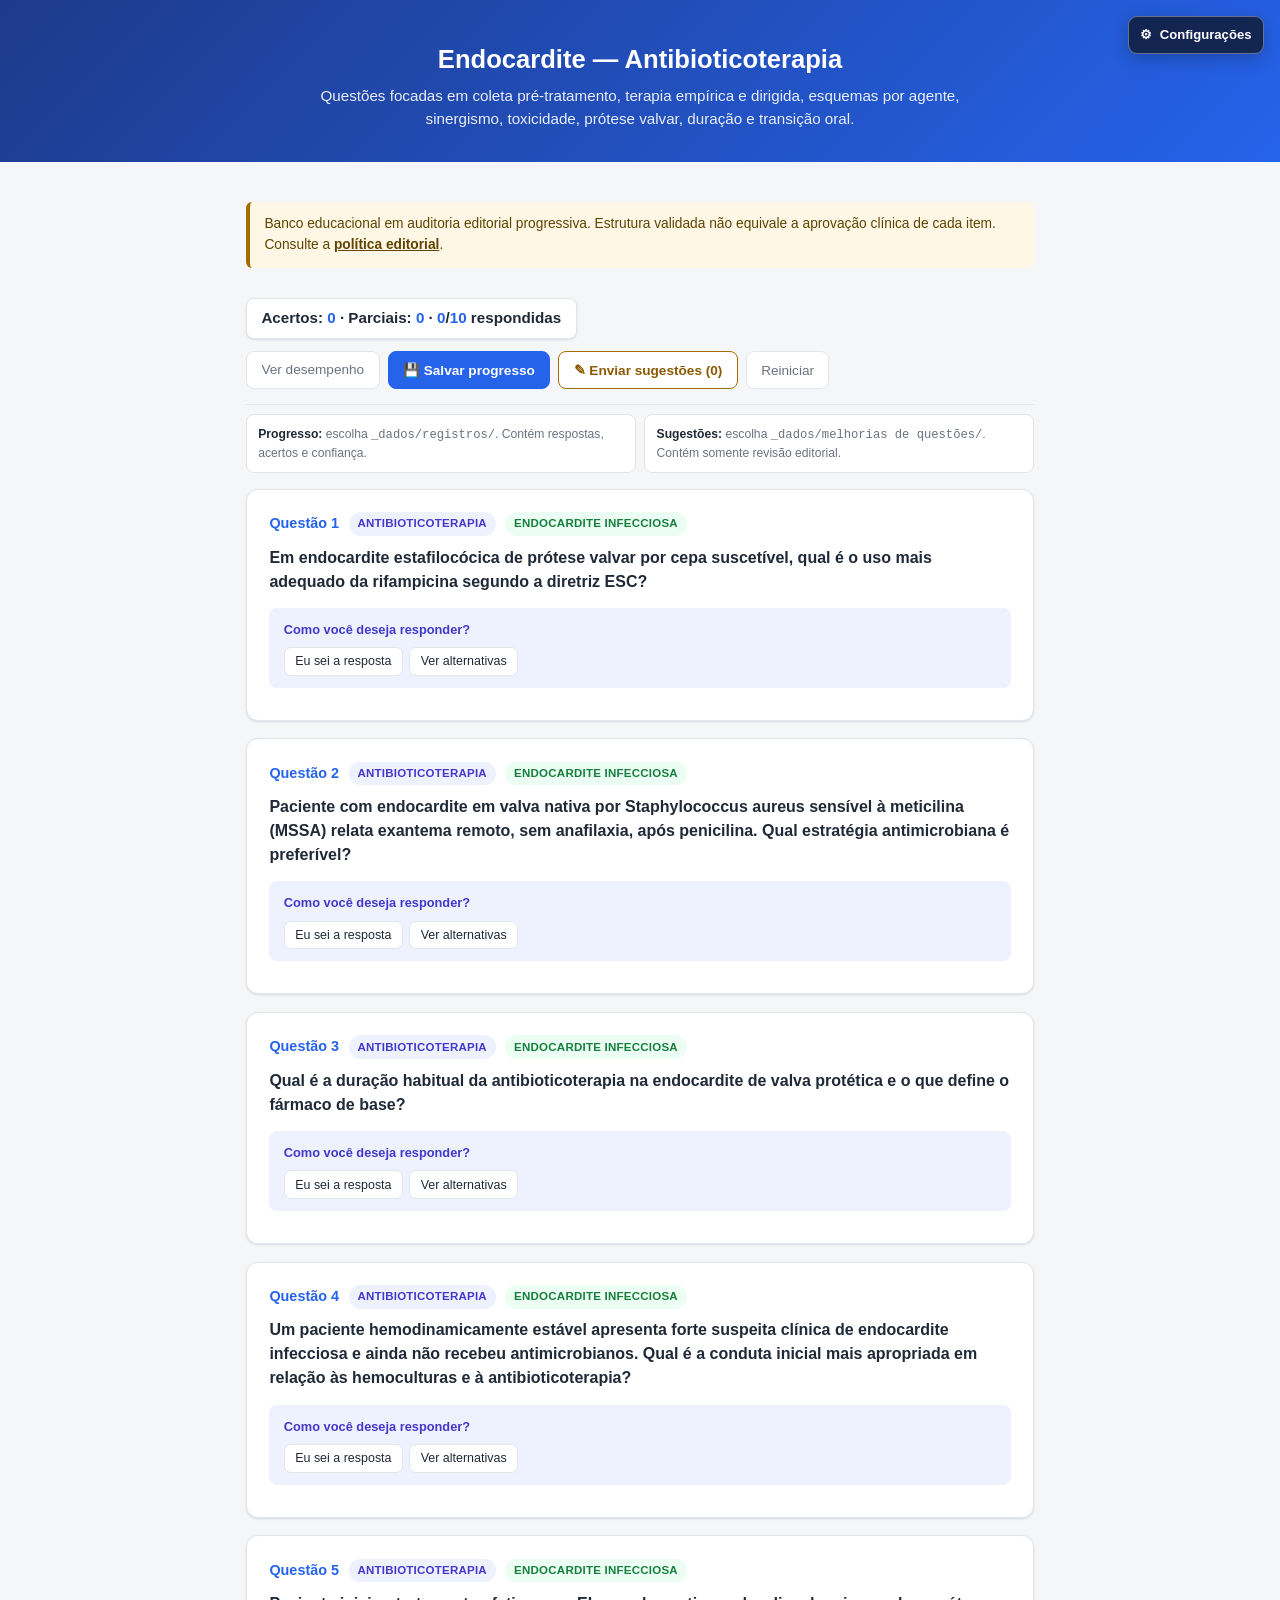
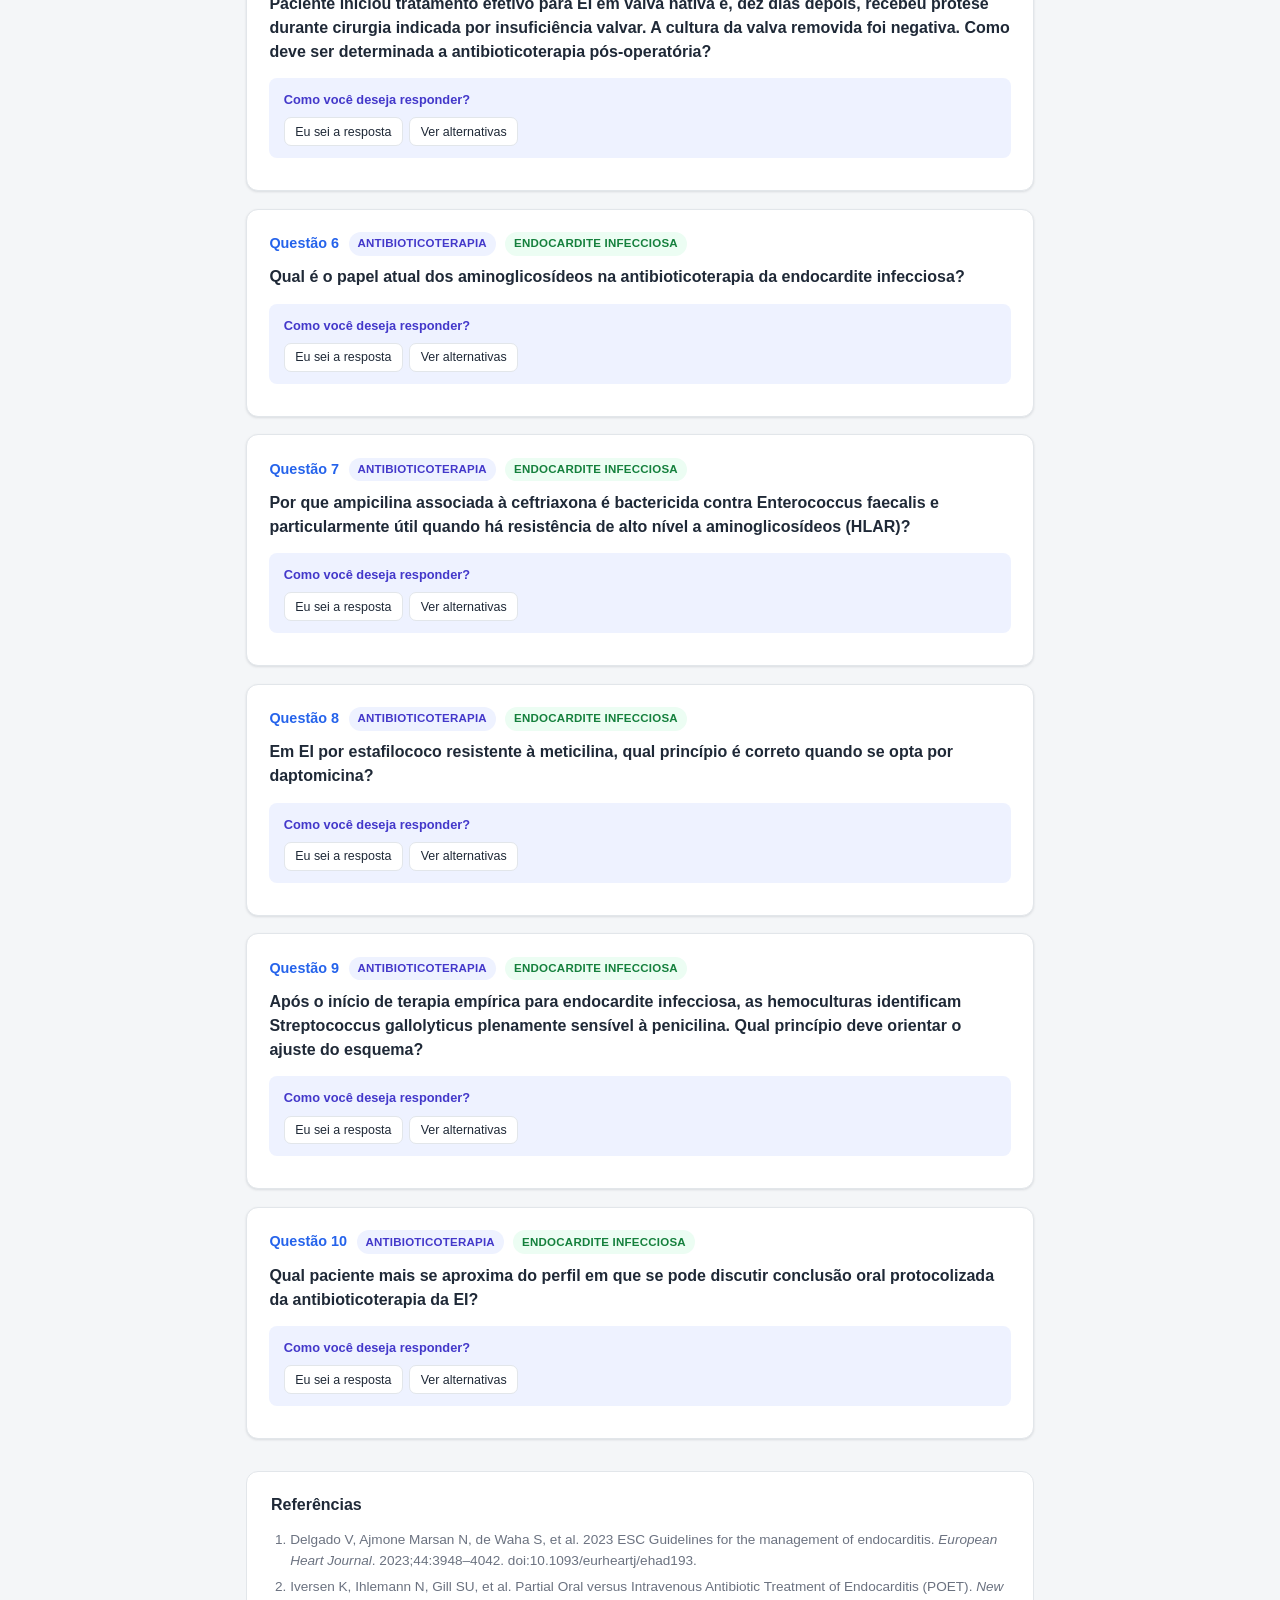
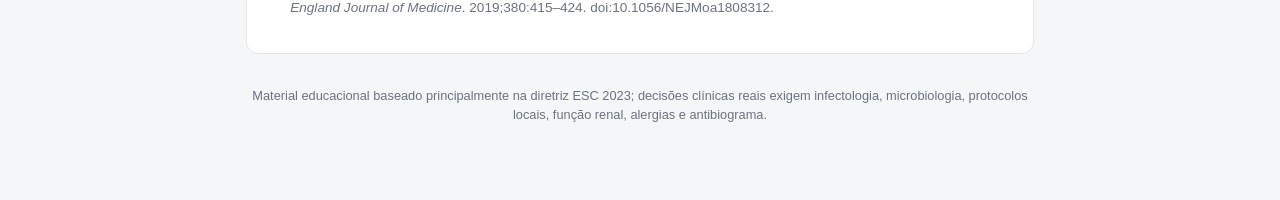
<file: medicina/endocardite-antibioticoterapia.html>
<!DOCTYPE html>
<html lang="pt-BR">
<head>
<meta charset="UTF-8">
<meta name="viewport" content="width=device-width, initial-scale=1.0">
<title id="page-title">Questões</title>
<link rel="stylesheet" href="../_shared/theme.css">
<style>
  /* Específico deste template: cabeçalho, contêiner, botão flutuante de
     configurações e variantes extras de botão (progresso/qualidade). O
     restante do tema e dos componentes de quiz vem de ../_shared/theme.css —
     não duplique regras já definidas lá. */
  header {
    background: linear-gradient(135deg, #1e3a8a, #2563eb);
    color: #fff;
    padding: 2.5rem 1.5rem 2rem;
    text-align: center;
  }
  header h1 { margin: 0 0 0.4rem; font-size: 1.6rem; }
  header p { margin: 0 auto; opacity: 0.9; font-size: 0.95rem; max-width: 700px; }
  .container { max-width: 820px; margin: 0 auto; padding: 1.5rem 1rem 4rem; }

  button.export-progress { background: var(--accent); border-color: var(--accent); color: var(--accent-contrast); }
  button.export-progress:hover { background: color-mix(in srgb, var(--accent) 84%, #000); color: var(--accent-contrast); }
  button.export-quality { border-color: #a66b00; color: #8a5900; }
  button.export-quality:hover { background: #fff7e6; color: #6f4800; }
  .save-actions { display: flex; gap: 0.5rem; flex-wrap: wrap; }
  .save-guidance { display: grid; grid-template-columns: repeat(2, minmax(0, 1fr)); gap: 0.55rem; margin: -0.6rem 0 1rem; }
  .save-guidance p { margin: 0; padding: 0.6rem 0.7rem; border: 1px solid var(--border); border-radius: 8px; background: var(--card-bg); color: var(--text-muted); font-size: 0.76rem; }
  .save-guidance strong { color: var(--text); }
  .settings-trigger {
    position: fixed; top: 1rem; right: 1rem; z-index: 50; display: inline-flex; align-items: center; gap: 0.45rem;
    border: 1px solid rgba(255,255,255,0.35); border-radius: 9px; padding: 0.52rem 0.72rem;
    background: rgba(15,23,42,0.78); color: #fff; font: inherit; font-size: 0.82rem; font-weight: 700;
    cursor: pointer; box-shadow: 0 5px 18px rgba(0,0,0,0.22); backdrop-filter: blur(8px);
  }
  .settings-trigger:hover { background: var(--accent); color: var(--accent-contrast); }

  body[data-view="focus"] .editorial-notice,
  body[data-view="focus"] .footnote { display: none; }

  .footnote {
    text-align: center; color: var(--text-muted); font-size: 0.8rem; margin-top: 2rem;
  }
  .editorial-notice {
    margin: 1rem 0; padding: 0.75rem 0.9rem; border-left: 4px solid #a66b00;
    background: #fff7e6; color: #5f4300; border-radius: 6px; font-size: 0.86rem;
  }
  .editorial-notice a { color: inherit; font-weight: 700; }

  :root[data-theme="dark"] button.export-quality { color: #f0b96a; border-color: #b8791f; }
  :root[data-theme="dark"] button.export-quality:hover { background: #2e2013; color: #ffd28a; }
  :root[data-palette="presleep"] .editorial-notice { background: #fdf1de; color: #6b3f14; border-left-color: #a66b00; }
  :root[data-theme="dark"][data-palette="presleep"] .editorial-notice { background: #2e2013; color: #f0b96a; border-left-color: #b8791f; }

  @media (max-width: 560px) {
    .settings-trigger .settings-label { display: none; }
    .setting-row { align-items: stretch; flex-direction: column; }
    .setting-row .segmented-control { align-self: stretch; }
    .setting-row .segmented-control button { flex: 1; }
    .save-guidance { grid-template-columns: 1fr; }
  }
</style>
</head>
<body>

<button type="button" class="settings-trigger" aria-haspopup="dialog" aria-label="Abrir configurações">
  <span aria-hidden="true">⚙</span><span class="settings-label">Configurações</span>
</button>

<header>
  <h1 id="quiz-title"></h1>
  <p id="quiz-desc"></p>
</header>

<div class="container">
  <div class="editorial-notice" role="note">
    Banco educacional em auditoria editorial progressiva. Estrutura validada não equivale
    a aprovação clínica de cada item. Consulte a
    <a href="../_banco/POLITICA-EDITORIAL.md">política editorial</a>.
  </div>
  <div class="toolbar">
    <div class="score">Acertos: <span id="score-correct">0</span> · Parciais: <span id="score-partial">0</span> · <span id="score-total">0</span>/<span id="score-max">0</span> respondidas</div>
    <div class="toolbar-right">
      <a class="dash-link" href="../_dados/dashboard.html" target="_blank">Ver desempenho</a>
      <div class="save-actions" aria-label="Opções de salvamento">
        <button class="export export-progress" id="save-progress" onclick="saveRegistro()" title="Salva respostas e desempenho em _dados/registros">💾 Salvar progresso</button>
        <button class="export export-quality" id="save-quality" onclick="saveQualityReviews()" title="Salva avaliações editoriais em _dados/melhorias de questões">✎ Enviar sugestões (<span id="quality-pending">0</span>)</button>
      </div>
      <button class="reset" onclick="resetQuiz()">Reiniciar</button>
    </div>
  </div>
  <div class="save-guidance" aria-label="Destino dos arquivos salvos">
    <p><strong>Progresso:</strong> escolha <code>_dados/registros/</code>. Contém respostas, acertos e confiança.</p>
    <p><strong>Sugestões:</strong> escolha <code>_dados/melhorias de questões/</code>. Contém somente revisão editorial.</p>
  </div>
  <p class="export-hint" id="export-hint">Arquivo baixado. Mova-o para <code>Questões/_dados/registros/</code> para que apareça no painel de desempenho.</p>

  <nav class="focus-navigation" aria-label="Navegação entre questões">
    <button type="button" id="focus-prev">&larr; Anterior</button>
    <span class="focus-position" id="focus-position" aria-live="polite"></span>
    <button type="button" id="focus-next">Próxima &rarr;</button>
  </nav>

  <div id="quiz"></div>

  <div class="refs">
    <h2>Referências</h2>
    <ol id="ref-list"></ol>
  </div>

  <p class="footnote" id="quiz-footnote"></p>
</div>

<div class="settings-overlay" id="settings-overlay" aria-hidden="true">
  <section class="settings-dialog" role="dialog" aria-modal="true" aria-labelledby="settings-title" aria-describedby="settings-description">
    <div class="settings-header">
      <div><h2 id="settings-title">Configurações</h2><p id="settings-description">Personalize a aparência e a forma de navegar pelas questões.</p></div>
      <button type="button" class="settings-close" aria-label="Fechar configurações">&times;</button>
    </div>
    <div class="settings-body">
      <div class="setting-row">
        <div class="setting-copy"><strong>Tema</strong><span>Escolha a claridade da interface.</span></div>
        <div class="segmented-control" aria-label="Tema da interface">
          <button type="button" data-theme-choice="light" aria-pressed="false">Claro</button><button type="button" data-theme-choice="dark" aria-pressed="false">Escuro</button>
        </div>
      </div>
      <div class="setting-row">
        <div class="setting-copy"><strong>Paleta de cores</strong><span>Normal ou tons que afetam menos o sono.</span></div>
        <div class="segmented-control" aria-label="Paleta de cores">
          <button type="button" data-palette-choice="normal" aria-pressed="false">Normal</button><button type="button" data-palette-choice="presleep" aria-pressed="false">Pré-sono</button>
        </div>
      </div>
      <div class="setting-row">
        <div class="setting-copy"><strong>Exibição das questões</strong><span>Veja todas ou concentre-se em uma por tela.</span></div>
        <div class="segmented-control" aria-label="Formato das questões">
          <button type="button" data-view-choice="list" aria-pressed="false">Lista</button><button type="button" data-view-choice="focus" aria-pressed="false">Uma por vez</button>
        </div>
      </div>
    </div>
    <div class="settings-footer"><button type="button" class="settings-done">Concluído</button></div>
  </section>
</div>

<script type="application/json" id="quiz-data">
{
  "quizId": "endocardite-antibioticoterapia",
  "title": "Endocardite — Antibioticoterapia",
  "description": "Questões focadas em coleta pré-tratamento, terapia empírica e dirigida, esquemas por agente, sinergismo, toxicidade, prótese valvar, duração e transição oral.",
  "footnote": "Material educacional baseado principalmente na diretriz ESC 2023; decisões clínicas reais exigem infectologia, microbiologia, protocolos locais, função renal, alergias e antibiograma.",
  "questions": [
    {
      "id": "endocardite-43",
      "tema": "Endocardite Infecciosa",
      "cat": "Antibioticoterapia",
      "classificacao": {
        "area": "Medicina",
        "disciplina": "Infectologia",
        "disciplinasRelacionadas": [
          "Cardiologia",
          "Microbiologia"
        ],
        "tema": "Endocardite Infecciosa",
        "subtema": "Antibioticoterapia",
        "focos": [
          "terapia empírica",
          "hemoculturas"
        ],
        "competencia": "Decisão terapêutica",
        "complexidade": "Integração",
        "contexto": "Caso clínico",
        "hierarquia": [
          "Medicina",
          "Infectologia",
          "Endocardite Infecciosa",
          "Antibioticoterapia",
          "Terapia empírica"
        ]
      },
      "q": "Um paciente hemodinamicamente estável apresenta forte suspeita clínica de endocardite infecciosa e ainda não recebeu antimicrobianos. Qual é a conduta inicial mais apropriada em relação às hemoculturas e à antibioticoterapia?",
      "options": [
        "Administrar a primeira dose do esquema empírico imediatamente e colher três pares de hemoculturas apenas quando ocorrer novo pico febril",
        "Colher três conjuntos de hemoculturas periféricas antes do antibiótico e, em seguida, iniciar terapia empírica conforme o cenário clínico",
        "Colher uma única hemocultura periférica antes do antibiótico, pois a bacteremia contínua tornaria coletas adicionais desnecessárias e redundantes",
        "Aguardar o ecocardiograma confirmar a presença de vegetação antes de colher hemoculturas e iniciar o antimicrobiano",
        "Colher culturas apenas de cateteres intravasculares já presentes e iniciar cobertura empírica dirigida para estafilococos"
      ],
      "correct": 1,
      "exp": "Na suspeita de EI, devem-se colher três conjuntos de hemoculturas periféricas antes do antimicrobiano, sem esperar pico febril, porque a bacteremia costuma ser contínua. Depois da coleta, inicia-se o esquema empírico quando indicado. Em instabilidade grave ou choque, a coleta deve ser rápida e não pode causar atraso clinicamente relevante no tratamento. As demais opções reduzem o rendimento microbiológico ou restringem indevidamente a investigação.",
      "ref": [
        "delgado2023-esc-endocardite"
      ],
      "itemVersion": 1,
      "editorialState": "aprovada"
    },
    {
      "id": "endocardite-44",
      "tema": "Endocardite Infecciosa",
      "cat": "Antibioticoterapia",
      "classificacao": {
        "area": "Medicina",
        "disciplina": "Infectologia",
        "disciplinasRelacionadas": [
          "Cardiologia",
          "Microbiologia"
        ],
        "tema": "Endocardite Infecciosa",
        "subtema": "Antibioticoterapia",
        "focos": [
          "terapia dirigida",
          "descalonamento"
        ],
        "competencia": "Decisão terapêutica",
        "complexidade": "Aplicação",
        "contexto": "Pergunta direta",
        "hierarquia": [
          "Medicina",
          "Infectologia",
          "Endocardite Infecciosa",
          "Antibioticoterapia",
          "Terapia dirigida"
        ]
      },
      "q": "Após o início de terapia empírica para endocardite infecciosa, as hemoculturas identificam Streptococcus gallolyticus plenamente sensível à penicilina. Qual princípio deve orientar o ajuste do esquema?",
      "options": [
        "Manter toda a cobertura antimicrobiana empírica até completar o curso, pois a vegetação poderia conter microrganismos não recuperados nas culturas",
        "Acrescentar rifampicina ao esquema empírico para melhorar a penetração na vegetação, mesmo estando em valva nativa",
        "Substituir prontamente a terapia empírica por um betalactâmico dirigido, ajustado à sensibilidade, ao tipo de valva e às complicações",
        "Trocar o esquema por vancomicina isolada, pois a atividade bactericida seria mais previsível do que a da penicilina em vegetações",
        "Suspender totalmente o tratamento intravenoso e completar por via oral assim que o agente for identificado"
      ],
      "correct": 2,
      "exp": "A terapia empírica deve ser convertida para tratamento dirigido assim que agente e sensibilidade estejam definidos. Para estreptococos orais/S. gallolyticus sensíveis, penicilina G, amoxicilina ou ceftriaxona são opções centrais; duração e eventual regime curto dependem de valva, sensibilidade e ausência de complicações. Manter cobertura excessiva aumenta toxicidade e pressão seletiva; identificação isolada do agente não autoriza transição oral. Além do ajuste antimicrobiano, a identificação de S. gallolyticus (subespécie gallolyticus, antigo S. bovis biotipo I) em hemocultura ou endocardite deve sempre motivar investigação de neoplasia colorretal com colonoscopia, dada a associação bem estabelecida entre esse agente e lesões colônicas — conduta independente do esquema antibiótico escolhido.",
      "ref": [
        "delgado2023-esc-endocardite"
      ],
      "itemVersion": 1,
      "editorialState": "aprovada"
    },
    {
      "id": "endocardite-45",
      "tema": "Endocardite Infecciosa",
      "cat": "Antibioticoterapia",
      "classificacao": {
        "area": "Medicina",
        "disciplina": "Infectologia",
        "disciplinasRelacionadas": [
          "Cardiologia",
          "Microbiologia"
        ],
        "tema": "Endocardite Infecciosa",
        "subtema": "Antibioticoterapia",
        "focos": [
          "MSSA",
          "alergia a penicilina"
        ],
        "competencia": "Decisão terapêutica",
        "complexidade": "Integração",
        "contexto": "Caso clínico",
        "hierarquia": [
          "Medicina",
          "Infectologia",
          "Endocardite Infecciosa",
          "Antibioticoterapia",
          "MSSA"
        ]
      },
      "q": "Paciente com endocardite em valva nativa por Staphylococcus aureus sensível à meticilina (MSSA) relata exantema remoto, sem anafilaxia, após penicilina. Qual estratégia antimicrobiana é preferível?",
      "options": [
        "Vancomicina, porque qualquer antecedente de reação à penicilina contraindicaria totalmente as cefalosporinas",
        "Cefazolina, após avaliação da alergia, porque betalactâmicos são preferíveis à vancomicina no MSSA quando podem ser usados",
        "Daptomicina em baixa dose, porque apresentaria superioridade clínica estabelecida sobre betalactâmicos no MSSA",
        "Linezolida, porque sua boa biodisponibilidade oral permitiria evitar todo o período intravenoso necessário",
        "Cefazolina associada à gentamicina por duas semanas, apenas para garantir sinergismo bactericida adicional"
      ],
      "correct": 1,
      "exp": "No MSSA, um betalactâmico antiestafilocócico é preferível. Em alergia não imediata, cefazolina costuma ser opção apropriada após avaliação do tipo de reação; em pacientes estáveis com alergia imediata verdadeira, pode-se considerar dessensibilização. Vancomicina é inferior aos betalactâmicos para MSSA, e gentamicina não deve ser adicionada rotineiramente na EI estafilocócica de valva nativa por nefrotoxicidade sem benefício demonstrado.",
      "ref": [
        "delgado2023-esc-endocardite"
      ],
      "itemVersion": 1,
      "editorialState": "aprovada"
    },
    {
      "id": "endocardite-46",
      "tema": "Endocardite Infecciosa",
      "cat": "Antibioticoterapia",
      "classificacao": {
        "area": "Medicina",
        "disciplina": "Infectologia",
        "disciplinasRelacionadas": [
          "Cardiologia",
          "Microbiologia"
        ],
        "tema": "Endocardite Infecciosa",
        "subtema": "Antibioticoterapia",
        "focos": [
          "aminoglicosídeo",
          "nefrotoxicidade"
        ],
        "competencia": "Decisão terapêutica",
        "complexidade": "Aplicação",
        "contexto": "Pergunta direta",
        "hierarquia": [
          "Medicina",
          "Infectologia",
          "Endocardite Infecciosa",
          "Antibioticoterapia",
          "Aminoglicosídeo"
        ]
      },
      "q": "Qual é o papel atual dos aminoglicosídeos na antibioticoterapia da endocardite infecciosa?",
      "options": [
        "São geralmente associados por seis semanas na EI estafilocócica de valva nativa, com o objetivo de acelerar a esterilização bacteriana",
        "São evitados na maioria das etiologias da doença, já que o sinergismo raramente compensaria a nefrotoxicidade associada",
        "Não são recomendados rotineiramente na EI estafilocócica de valva nativa; quando indicados em cenários específicos, procura-se limitar a exposição",
        "Substituiriam o betalactâmico como base do tratamento na EI enterocócica quando a cepa apresenta resistência de alto nível à gentamicina isolada",
        "São geralmente necessários durante todo o curso da EI estreptocócica tratada com ceftriaxona, inclusive nos casos com prótese valvar"
      ],
      "correct": 2,
      "exp": "Na EI estafilocócica de valva nativa, aminoglicosídeos não oferecem benefício clínico demonstrado e aumentam a toxicidade renal. Em situações em que o sinergismo ainda é indicado, como alguns esquemas para estreptococos resistentes ou enterococos suscetíveis, a exposição deve ser cuidadosamente selecionada e geralmente limitada. Resistência de alto nível a aminoglicosídeo elimina esse sinergismo, favorecendo, em E. faecalis, ampicilina mais ceftriaxona.",
      "ref": [
        "delgado2023-esc-endocardite"
      ],
      "itemVersion": 2,
      "editorialState": "aprovada"
    },
    {
      "id": "endocardite-47",
      "tema": "Endocardite Infecciosa",
      "cat": "Antibioticoterapia",
      "classificacao": {
        "area": "Medicina",
        "disciplina": "Infectologia",
        "disciplinasRelacionadas": [
          "Cardiologia",
          "Microbiologia"
        ],
        "tema": "Endocardite Infecciosa",
        "subtema": "Antibioticoterapia",
        "focos": [
          "prótese valvar",
          "rifampicina",
          "biofilme"
        ],
        "competencia": "Decisão terapêutica",
        "complexidade": "Aplicação",
        "contexto": "Pergunta direta",
        "hierarquia": [
          "Medicina",
          "Infectologia",
          "Endocardite Infecciosa",
          "Antibioticoterapia",
          "Prótese valvar"
        ]
      },
      "q": "Em endocardite estafilocócica de prótese valvar por cepa suscetível, qual é o uso mais adequado da rifampicina segundo a diretriz ESC?",
      "options": [
        "Iniciá-la em monoterapia logo no primeiro dia, antes da depuração da bacteremia, para prevenir a formação do biofilme",
        "Associá-la ao esquema ativo após alguns dias de terapia efetiva e depuração da bacteremia, visando microrganismos no biofilme protético",
        "Reservá-la à endocardite estafilocócica de valva nativa, cenário em que tenderia a haver maior massa de vegetação presente",
        "Usá-la como substituta do agente bactericida principal quando houver disfunção renal no paciente",
        "Acrescentá-la nas últimas 48 horas do curso de tratamento, com o objetivo de impedir a recaída após a alta hospitalar"
      ],
      "correct": 1,
      "exp": "Na infecção estafilocócica envolvendo material protético, a ESC recomenda rifampicina, se a cepa for suscetível, após 3–5 dias de terapia efetiva e depois da depuração da bacteremia. O objetivo é atuar sobre bactérias dormentes no biofilme e reduzir seleção de resistência; ela nunca substitui o agente bactericida de base. A própria diretriz ressalta que evidências recentes questionam o tamanho do benefício, justificando decisão pela equipe especializada.",
      "ref": [
        "delgado2023-esc-endocardite"
      ],
      "itemVersion": 2,
      "editorialState": "aprovada"
    },
    {
      "id": "endocardite-48",
      "tema": "Endocardite Infecciosa",
      "cat": "Antibioticoterapia",
      "classificacao": {
        "area": "Medicina",
        "disciplina": "Infectologia",
        "disciplinasRelacionadas": [
          "Cardiologia",
          "Microbiologia"
        ],
        "tema": "Endocardite Infecciosa",
        "subtema": "Antibioticoterapia",
        "focos": [
          "prótese valvar",
          "duração"
        ],
        "competencia": "Decisão terapêutica",
        "complexidade": "Aplicação",
        "contexto": "Pergunta direta",
        "hierarquia": [
          "Medicina",
          "Infectologia",
          "Endocardite Infecciosa",
          "Antibioticoterapia",
          "Prótese valvar"
        ]
      },
      "q": "Qual é a duração habitual da antibioticoterapia na endocardite de valva protética e o que define o fármaco de base?",
      "options": [
        "A EVP receberia o mesmo esquema curto de duas semanas usado na EI estreptocócica de valva nativa não complicada",
        "O tratamento da EVP geralmente dura pelo menos seis semanas, embora o fármaco de base continue sendo definido pelo agente e pela sensibilidade",
        "A EVP exigiria de modo geral doze semanas de tratamento antimicrobiano, com pouco peso do agente, da cirurgia realizada ou das culturas",
        "A duração seria contada a partir da data da cirurgia, mesmo quando as culturas da prótese removida são negativas",
        "Próteses biológicas poderiam ser tratadas como valvas nativas; apenas próteses mecânicas exigiriam curso de tratamento prolongado"
      ],
      "correct": 1,
      "exp": "A EVP exige curso mais prolongado, em geral ≥6 semanas, por causa do material protético e do biofilme. O agente etiológico e o antibiograma continuam orientando o esquema. A contagem não reinicia automaticamente na cirurgia: considera-se o primeiro dia de terapia efetiva, e um novo curso completo é indicado se a cultura valvar for positiva. Não se diferencia a regra apenas pelo tipo mecânico ou biológico da prótese. Antes da identificação do agente, a terapia empírica para EVP deve cobrir estafilococos (incluindo meticilino-resistentes) e cobertura ampliada para bacilos Gram-negativos, combinando tipicamente vancomicina com gentamicina e rifampicina (esta última geralmente diferida 3 a 5 dias após início dos demais agentes, para reduzir o risco de selecionar resistência), sendo substituída por esquema dirigido assim que o agente e a sensibilidade estiverem definidos.",
      "ref": [
        "delgado2023-esc-endocardite"
      ],
      "itemVersion": 2,
      "editorialState": "aprovada"
    },
    {
      "id": "endocardite-49",
      "tema": "Endocardite Infecciosa",
      "cat": "Antibioticoterapia",
      "classificacao": {
        "area": "Medicina",
        "disciplina": "Infectologia",
        "disciplinasRelacionadas": [
          "Cardiologia",
          "Microbiologia"
        ],
        "tema": "Endocardite Infecciosa",
        "subtema": "Antibioticoterapia",
        "focos": [
          "cirurgia",
          "duração"
        ],
        "competencia": "Decisão terapêutica",
        "complexidade": "Integração",
        "contexto": "Caso clínico",
        "hierarquia": [
          "Medicina",
          "Infectologia",
          "Endocardite Infecciosa",
          "Antibioticoterapia",
          "Duração"
        ]
      },
      "q": "Paciente iniciou tratamento efetivo para EI em valva nativa e, dez dias depois, recebeu prótese durante cirurgia indicada por insuficiência valvar. A cultura da valva removida foi negativa. Como deve ser determinada a antibioticoterapia pós-operatória?",
      "options": [
        "Reiniciar obrigatoriamente seis semanas de esquema para endocardite protética a partir da cirurgia",
        "Manter o regime recomendado para EI de valva nativa e contar a duração desde o início da terapia efetiva",
        "Suspender o antibiótico após a cirurgia, pois a remoção da valva elimina o foco infeccioso",
        "Trocar para rifampicina em monoterapia até completar seis semanas a partir da cirurgia",
        "Contar novo curso de quatro semanas apenas se a hemocultura do dia da cirurgia for negativa"
      ],
      "correct": 1,
      "exp": "Quando uma EI de valva nativa requer substituição valvar durante o tratamento, o esquema pós-operatório continua sendo o recomendado para valva nativa, e a duração é contada desde o primeiro dia de terapia efetiva, não automaticamente desde a operação. Um novo curso completo deve ser iniciado se a cultura da valva for positiva. Cirurgia controla o foco, mas não elimina a necessidade de completar a terapia antimicrobiana.",
      "ref": [
        "delgado2023-esc-endocardite"
      ],
      "itemVersion": 1,
      "editorialState": "aprovada"
    },
    {
      "id": "endocardite-50",
      "tema": "Endocardite Infecciosa",
      "cat": "Antibioticoterapia",
      "classificacao": {
        "area": "Medicina",
        "disciplina": "Infectologia",
        "disciplinasRelacionadas": [
          "Cardiologia",
          "Microbiologia"
        ],
        "tema": "Endocardite Infecciosa",
        "subtema": "Antibioticoterapia",
        "focos": [
          "Enterococcus faecalis",
          "HLAR",
          "sinergismo"
        ],
        "competencia": "Decisão terapêutica",
        "complexidade": "Aplicação",
        "contexto": "Pergunta direta",
        "hierarquia": [
          "Medicina",
          "Infectologia",
          "Endocardite Infecciosa",
          "Antibioticoterapia",
          "Enterococcus faecalis"
        ]
      },
      "q": "Por que ampicilina associada à ceftriaxona é bactericida contra Enterococcus faecalis e particularmente útil quando há resistência de alto nível a aminoglicosídeos (HLAR)?",
      "options": [
        "A ceftriaxona inibiria as betalactamases enterocócicas e permitiria que a ampicilina atingisse o ribossomo",
        "Os dois betalactâmicos saturam proteínas ligadoras de penicilina complementares, produzindo sinergismo sem depender do aminoglicosídeo",
        "A ampicilina romperia o biofilme e a ceftriaxona bloquearia a síntese proteica na subunidade 30S",
        "A ceftriaxona apresentaria atividade bactericida suficiente em monoterapia, e a ampicilina apenas reduziria a emergência de resistência",
        "A associação restauraria a entrada intracelular de gentamicina, mesmo quando o aminoglicosídeo não faz parte do esquema"
      ],
      "correct": 1,
      "exp": "Enterococos são tolerantes à morte por um único inibidor de parede. Ampicilina e ceftriaxona ocupam PBPs complementares e, juntas, produzem sinergismo bactericida. Como esse mecanismo independe da entrada de gentamicina, a combinação permanece útil em HLAR e reduz a nefrotoxicidade associada ao aminoglicosídeo. Ceftriaxona isolada não é tratamento adequado para EI enterocócica.",
      "ref": [
        "delgado2023-esc-endocardite"
      ],
      "itemVersion": 1,
      "editorialState": "aprovada"
    },
    {
      "id": "endocardite-51",
      "tema": "Endocardite Infecciosa",
      "cat": "Antibioticoterapia",
      "classificacao": {
        "area": "Medicina",
        "disciplina": "Infectologia",
        "disciplinasRelacionadas": [
          "Cardiologia",
          "Microbiologia"
        ],
        "tema": "Endocardite Infecciosa",
        "subtema": "Antibioticoterapia",
        "focos": [
          "MRSA",
          "daptomicina",
          "resistência"
        ],
        "competencia": "Decisão terapêutica",
        "complexidade": "Aplicação",
        "contexto": "Pergunta direta",
        "hierarquia": [
          "Medicina",
          "Infectologia",
          "Endocardite Infecciosa",
          "Antibioticoterapia",
          "MRSA"
        ]
      },
      "q": "Em EI por estafilococo resistente à meticilina, qual princípio é correto quando se opta por daptomicina?",
      "options": [
        "Usar 4 mg/kg/dia em monoterapia, dose suficiente para penetrar vegetações sem selecionar resistência",
        "Usar dose alta e considerar associação com outro agente ativo para aumentar a atividade e reduzir emergência de resistência",
        "Associar obrigatoriamente gentamicina durante todo o tratamento, independentemente da função renal",
        "Reservar a daptomicina apenas para estreptococos resistentes à penicilina, pois estafilococos são intrinsecamente resistentes",
        "Preferir formulação oral após 48 horas, desde que as hemoculturas tenham negativado"
      ],
      "correct": 1,
      "exp": "Na EI estafilocócica resistente, a daptomicina deve ser usada em dose alta; a ESC recomenda combiná-la com outro fármaco antistafilocócico ativo em cenários apropriados para aumentar a atividade e limitar resistência. Doses baixas e monoterapia favorecem falha/seleção de resistência. Daptomicina é intravenosa, e gentamicina rotineira acrescenta nefrotoxicidade sem ser a associação padrão.",
      "ref": [
        "delgado2023-esc-endocardite"
      ],
      "itemVersion": 1,
      "editorialState": "aprovada"
    },
    {
      "id": "endocardite-52",
      "tema": "Endocardite Infecciosa",
      "cat": "Antibioticoterapia",
      "classificacao": {
        "area": "Medicina",
        "disciplina": "Infectologia",
        "disciplinasRelacionadas": [
          "Cardiologia",
          "Microbiologia"
        ],
        "tema": "Endocardite Infecciosa",
        "subtema": "Antibioticoterapia",
        "focos": [
          "transição oral",
          "POET"
        ],
        "competencia": "Decisão terapêutica",
        "complexidade": "Integração",
        "contexto": "Caso clínico",
        "hierarquia": [
          "Medicina",
          "Infectologia",
          "Endocardite Infecciosa",
          "Antibioticoterapia",
          "Transição oral"
        ]
      },
      "q": "Qual paciente mais se aproxima do perfil em que se pode discutir conclusão oral protocolizada da antibioticoterapia da EI?",
      "options": [
        "Paciente com EI esquerda por agente identificado, estável após fase intravenosa efetiva, sem abscesso ou indicação cirúrgica pendente e com possibilidade de seguimento estreito",
        "Paciente com EI esquerda e hemoculturas ainda persistentemente positivas, mas afebril há 24 horas e já tolerando bem a alimentação por via oral",
        "Paciente com EI por fungo filamentoso, estável clinicamente após apenas três dias de tratamento intravenoso efetivo e sem sinais de insuficiência cardíaca associada ao quadro",
        "Paciente com EI de prótese valvar e abscesso perivalvar já identificado, aguardando definição cirúrgica, desde que o agente seja sensível a antibiótico oral disponível",
        "Paciente com suspeita de EI e hemoculturas negativas, ainda antes da identificação etiológica completa, apenas para reduzir o tempo de internação hospitalar"
      ],
      "correct": 0,
      "exp": "A transição oral não é uma simples troca de via. Ela pode ser considerada após fase intravenosa efetiva em paciente cuidadosamente selecionado, clinicamente estável, com agente e suscetibilidade definidos, sem infecção não controlada ou indicação cirúrgica pendente e com adesão/seguimento assegurados. Bacteremia persistente, abscesso, etiologia fúngica e tratamento ainda empírico afastam o perfil estudado no POET e recomendado para terapia ambulatorial selecionada.",
      "ref": [
        "delgado2023-esc-endocardite",
        "iversen2019-poet"
      ],
      "itemVersion": 1,
      "editorialState": "aprovada"
    }
  ],
  "fontes": {
    "delgado2023-esc-endocardite": "Delgado V, Ajmone Marsan N, de Waha S, et al. 2023 ESC Guidelines for the management of endocarditis. \u003cem>European Heart Journal\u003c/em>. 2023;44:3948–4042. doi:10.1093/eurheartj/ehad193.",
    "iversen2019-poet": "Iversen K, Ihlemann N, Gill SU, et al. Partial Oral versus Intravenous Antibiotic Treatment of Endocarditis (POET). \u003cem>New England Journal of Medicine\u003c/em>. 2019;380:415–424. doi:10.1056/NEJMoa1808312."
  }
}
</script>

<script src="../_shared/app.js"></script>
<script>
// Dados específicos desta lista — o motor de quiz (renderização, resposta,
// salvamento) e as preferências de tema/palete/visão vêm de ../_shared/app.js.
// Não hardcode conteúdo de questão aqui; edite o banco central em vez disso.

const quizData = JSON.parse(document.getElementById("quiz-data").textContent);
const QUIZ_ID = quizData.quizId;
const QUIZ_TITLE = quizData.title;
const questions = quizData.questions; // { id, tema, cat, q, img, imgAlt, options, correct, exp, ref: [slug,...] }
const fontes = quizData.fontes;       // { slug: citationHtml }

document.getElementById("page-title").textContent = "Questões — " + QUIZ_TITLE;
document.getElementById("quiz-title").textContent = QUIZ_TITLE;
document.getElementById("quiz-desc").textContent = quizData.description || "";
document.getElementById("quiz-footnote").textContent = quizData.footnote || "";

// Reference numbering is assigned once, by first appearance in the ORIGINAL
// question order (not the shuffled display order), so numbers stay stable
// across reshuffles/resets within the same file.
const refOrder = [];
questions.forEach(item => {
  (item.ref || []).forEach(slug => {
    if (!refOrder.includes(slug)) refOrder.push(slug);
  });
});
const refNumberMap = {};
refOrder.forEach((slug, i) => { refNumberMap[slug] = i + 1; });

document.getElementById("focus-prev").addEventListener("click", () => { focusPosition--; updateFocusView(); window.scrollTo({ top: 0, behavior: "smooth" }); });
document.getElementById("focus-next").addEventListener("click", () => { focusPosition++; updateFocusView(); window.scrollTo({ top: 0, behavior: "smooth" }); });
document.addEventListener("keydown", event => {
  if (viewMode !== "focus" || settingsOverlay.classList.contains("open")) return;
  const tag = document.activeElement && document.activeElement.tagName;
  if (tag === "INPUT" || tag === "TEXTAREA" || tag === "SELECT") return;
  if (event.key === "ArrowLeft" && focusPosition > 0) { focusPosition--; updateFocusView(); window.scrollTo({ top: 0, behavior: "smooth" }); }
  if (event.key === "ArrowRight" && focusPosition < questionOrder.length - 1) { focusPosition++; updateFocusView(); window.scrollTo({ top: 0, behavior: "smooth" }); }
});
setTheme(themeMode);
setPalette(paletteMode);
setView(viewMode, true);

renderQuiz();
renderRefs();
</script>
</body>
</html>
</file>
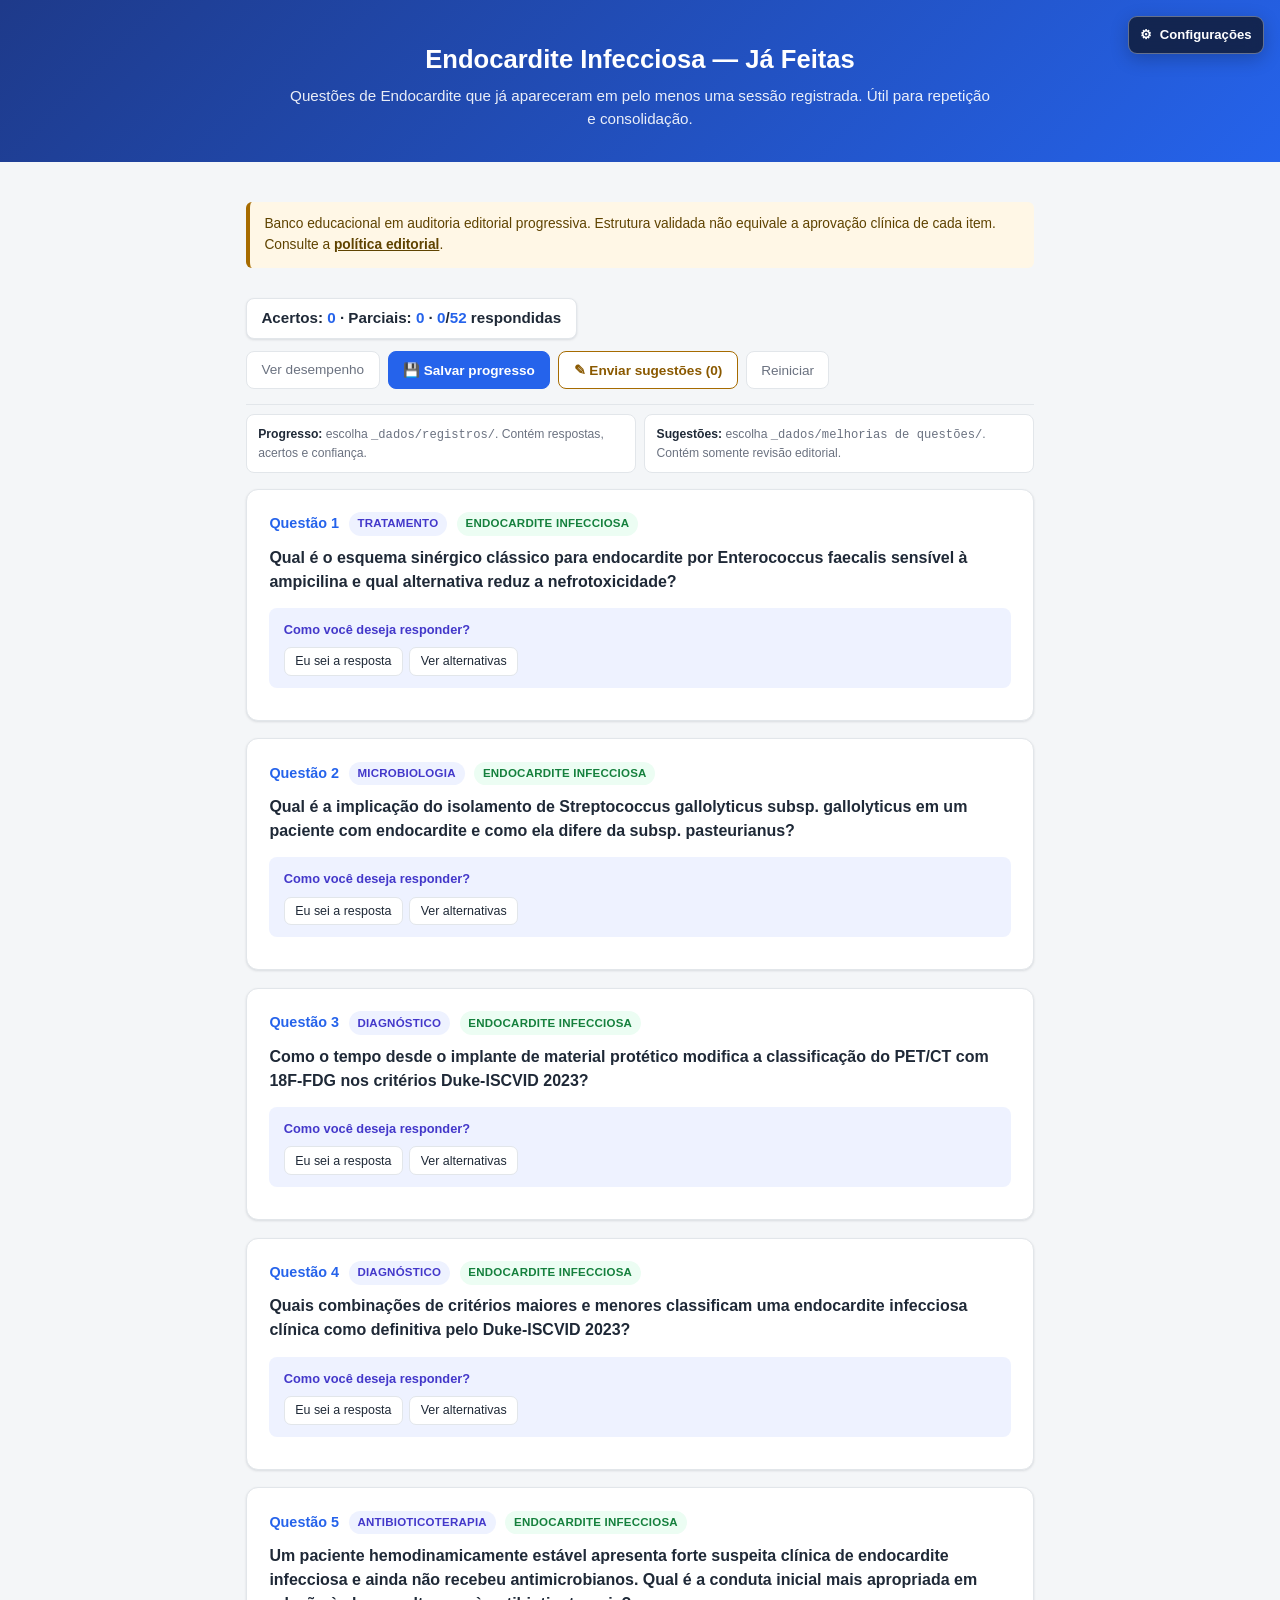
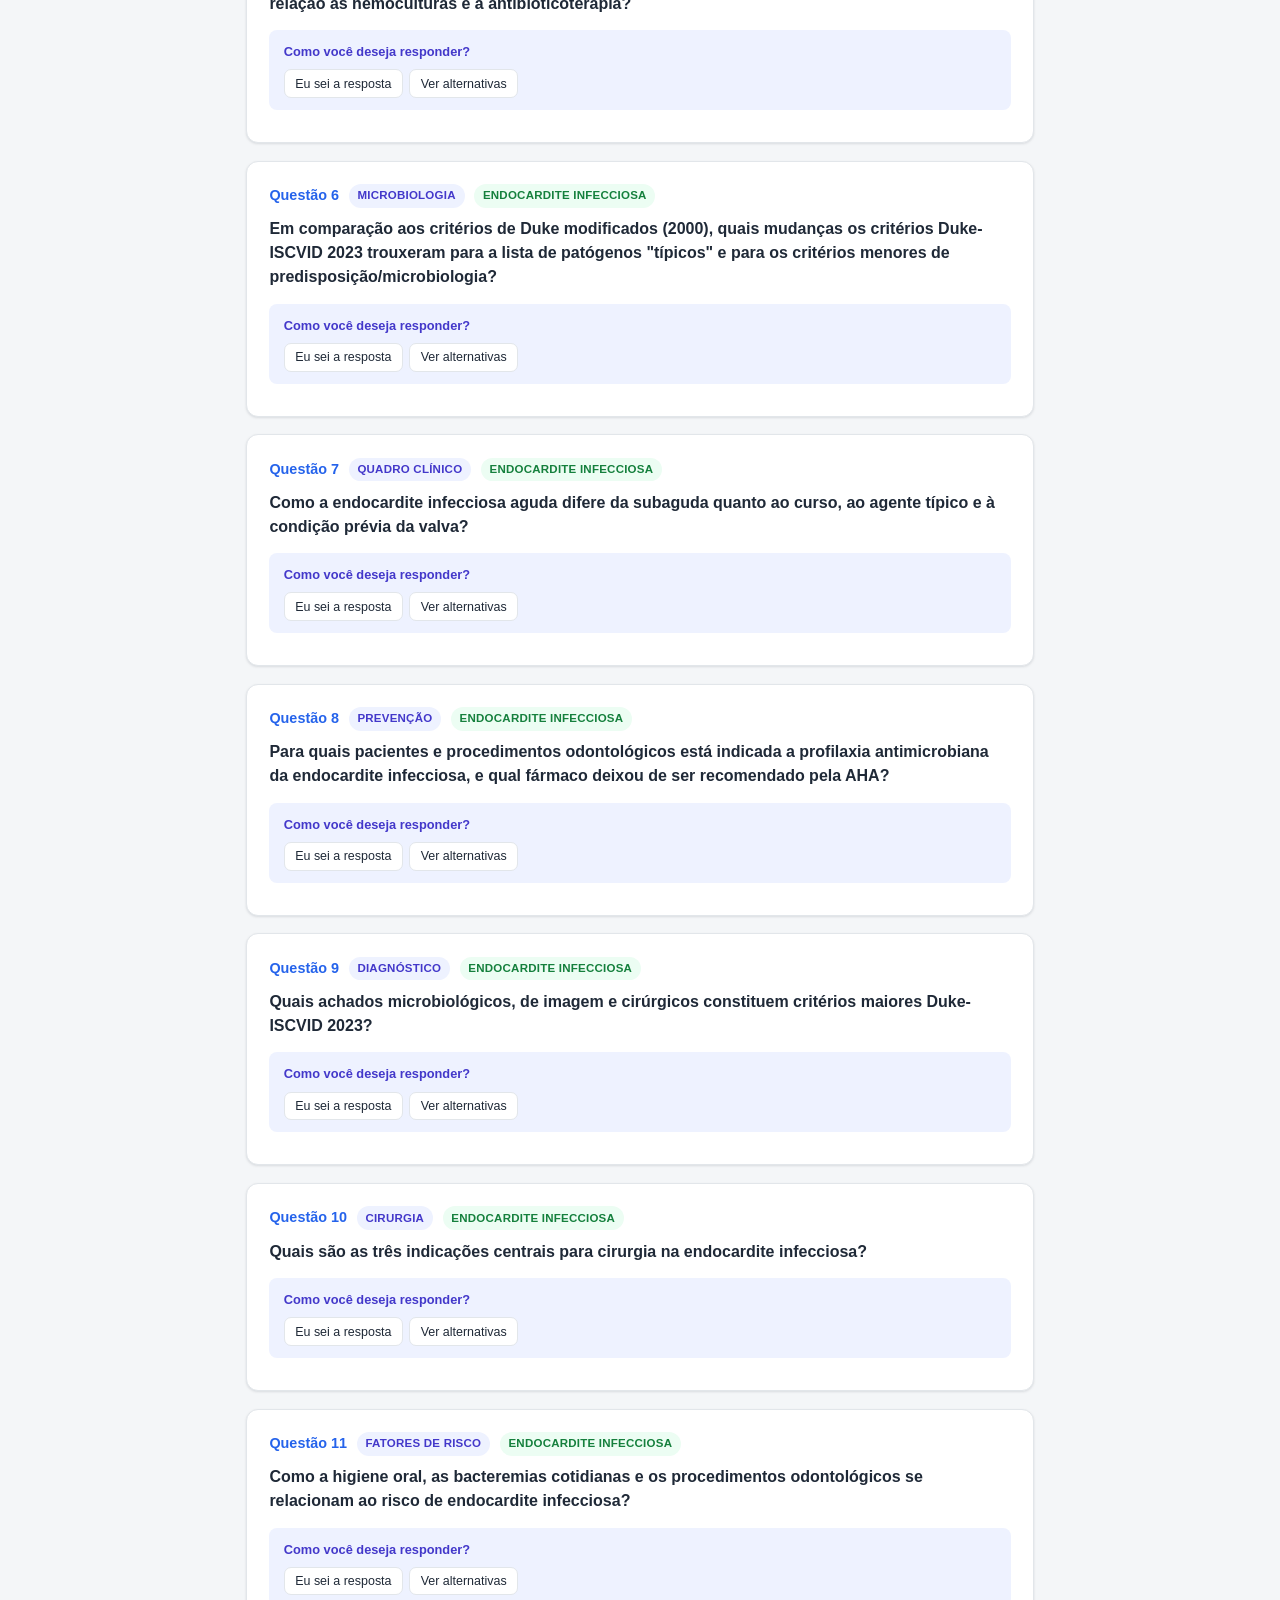
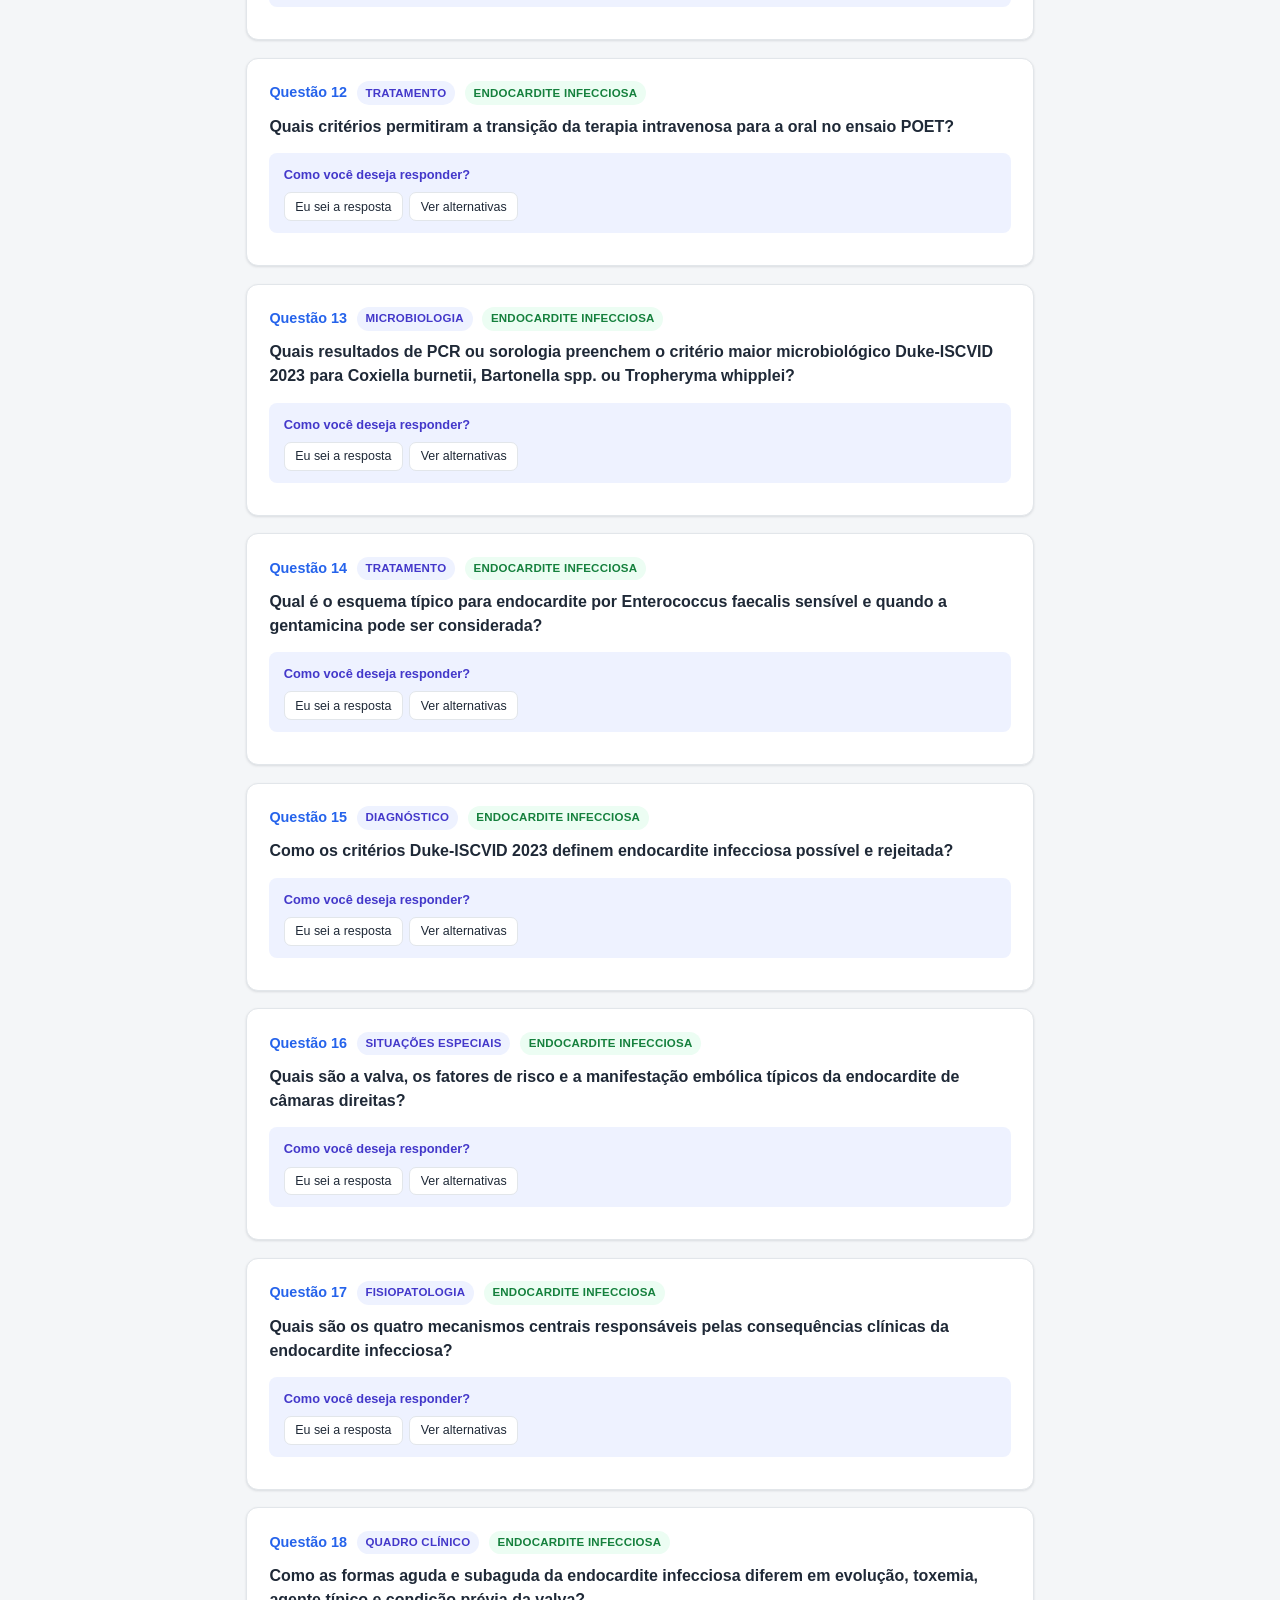
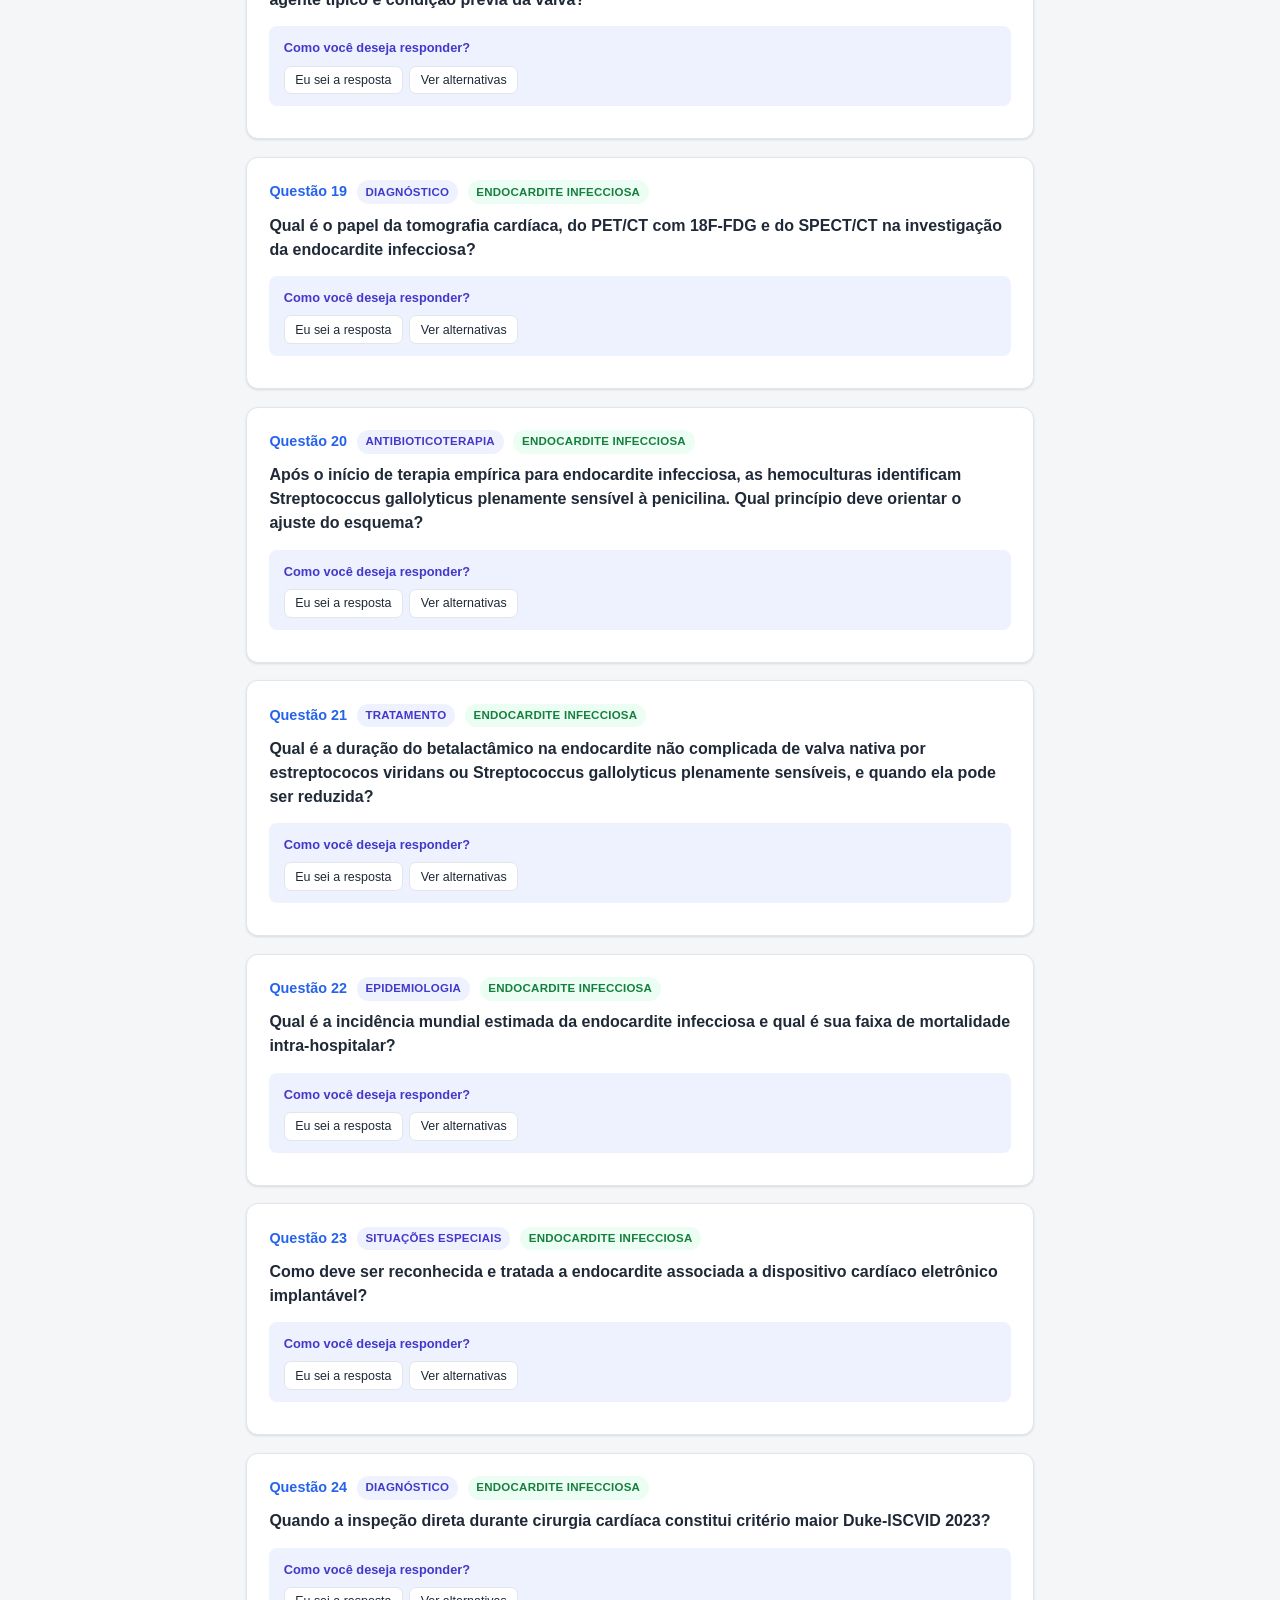
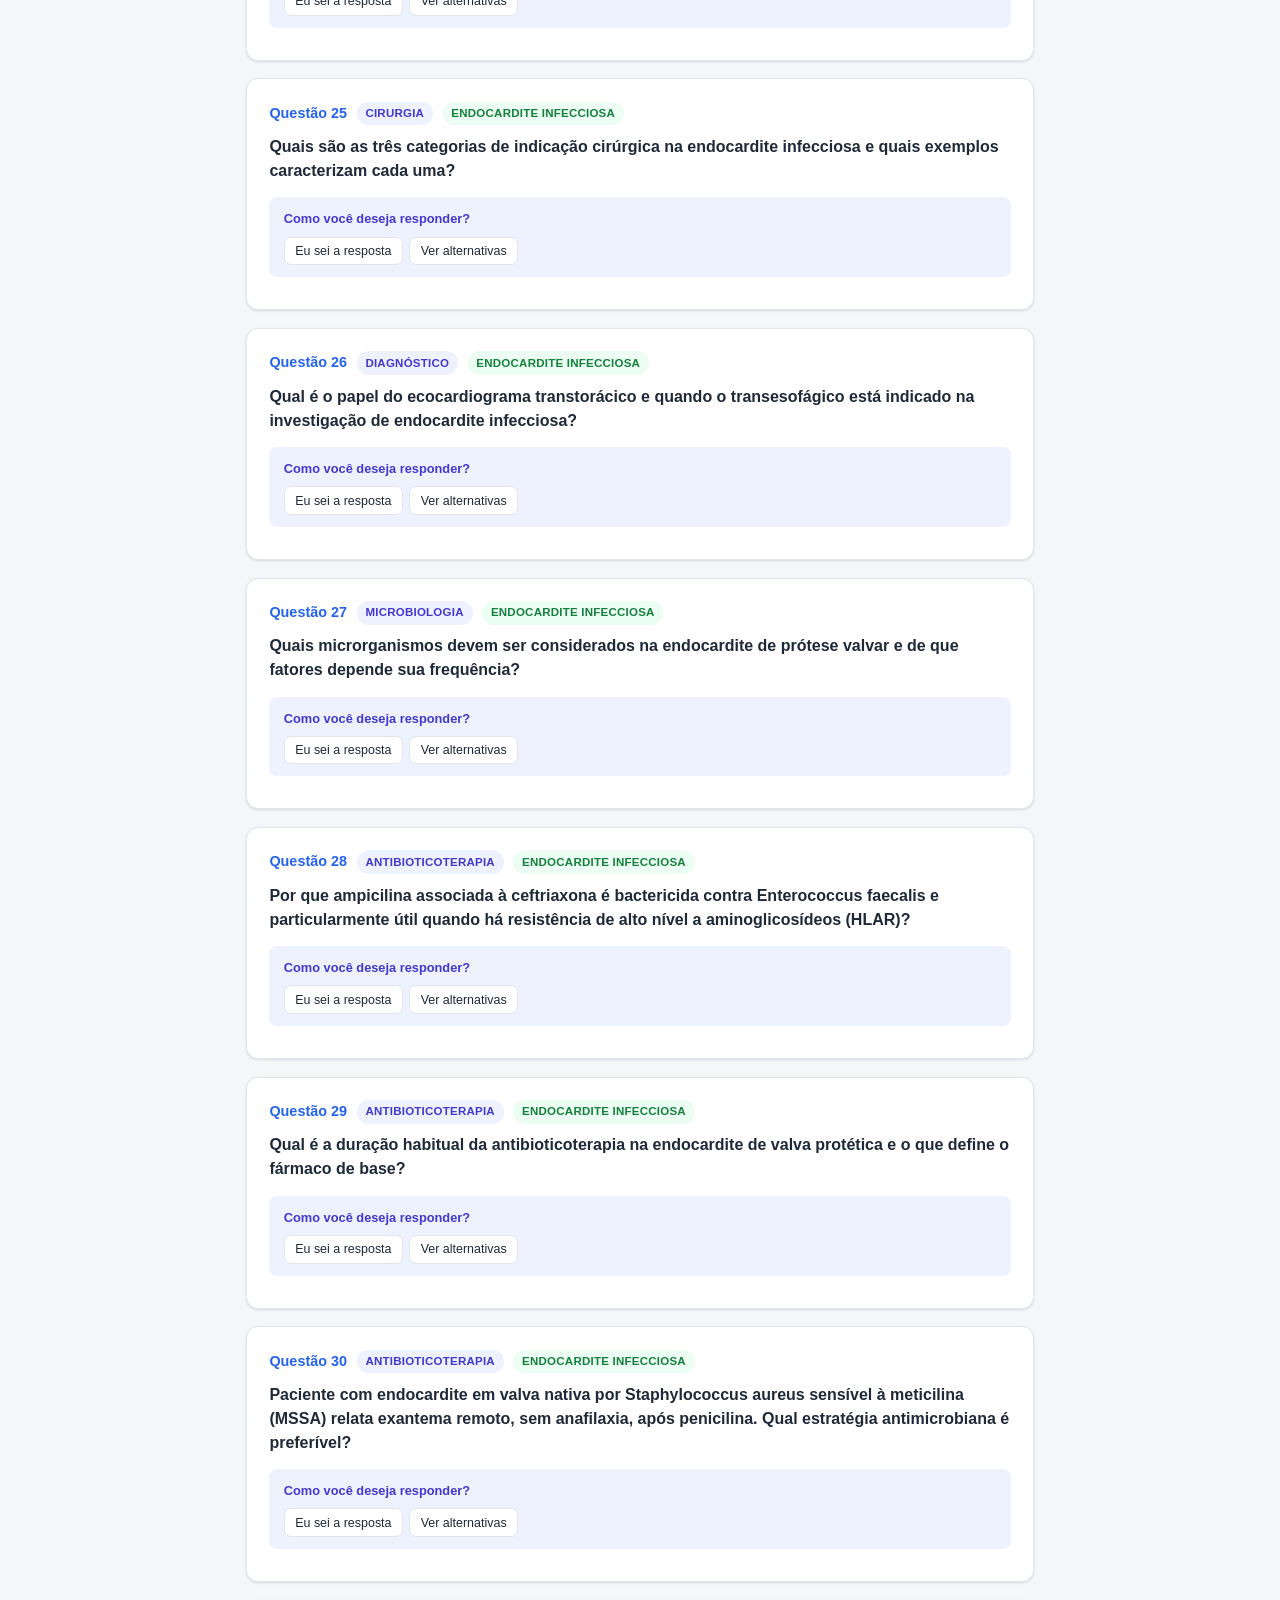
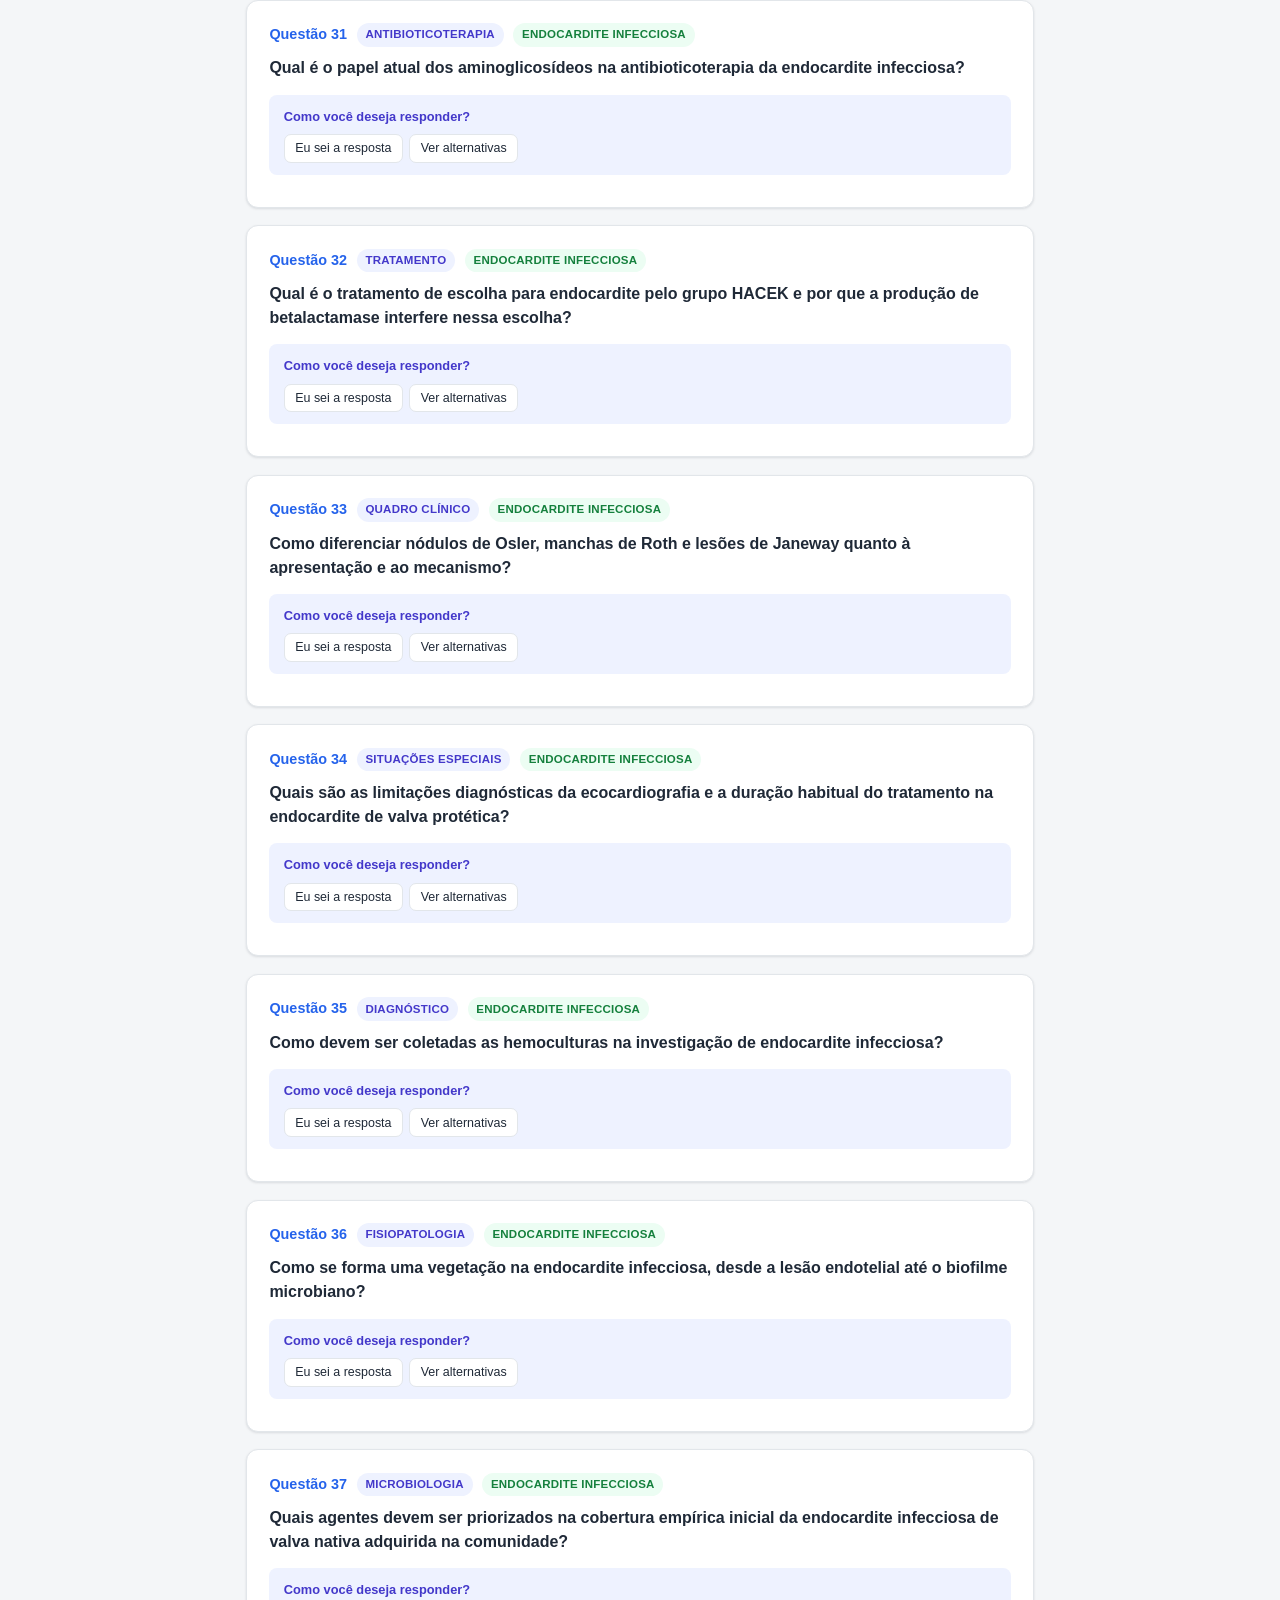
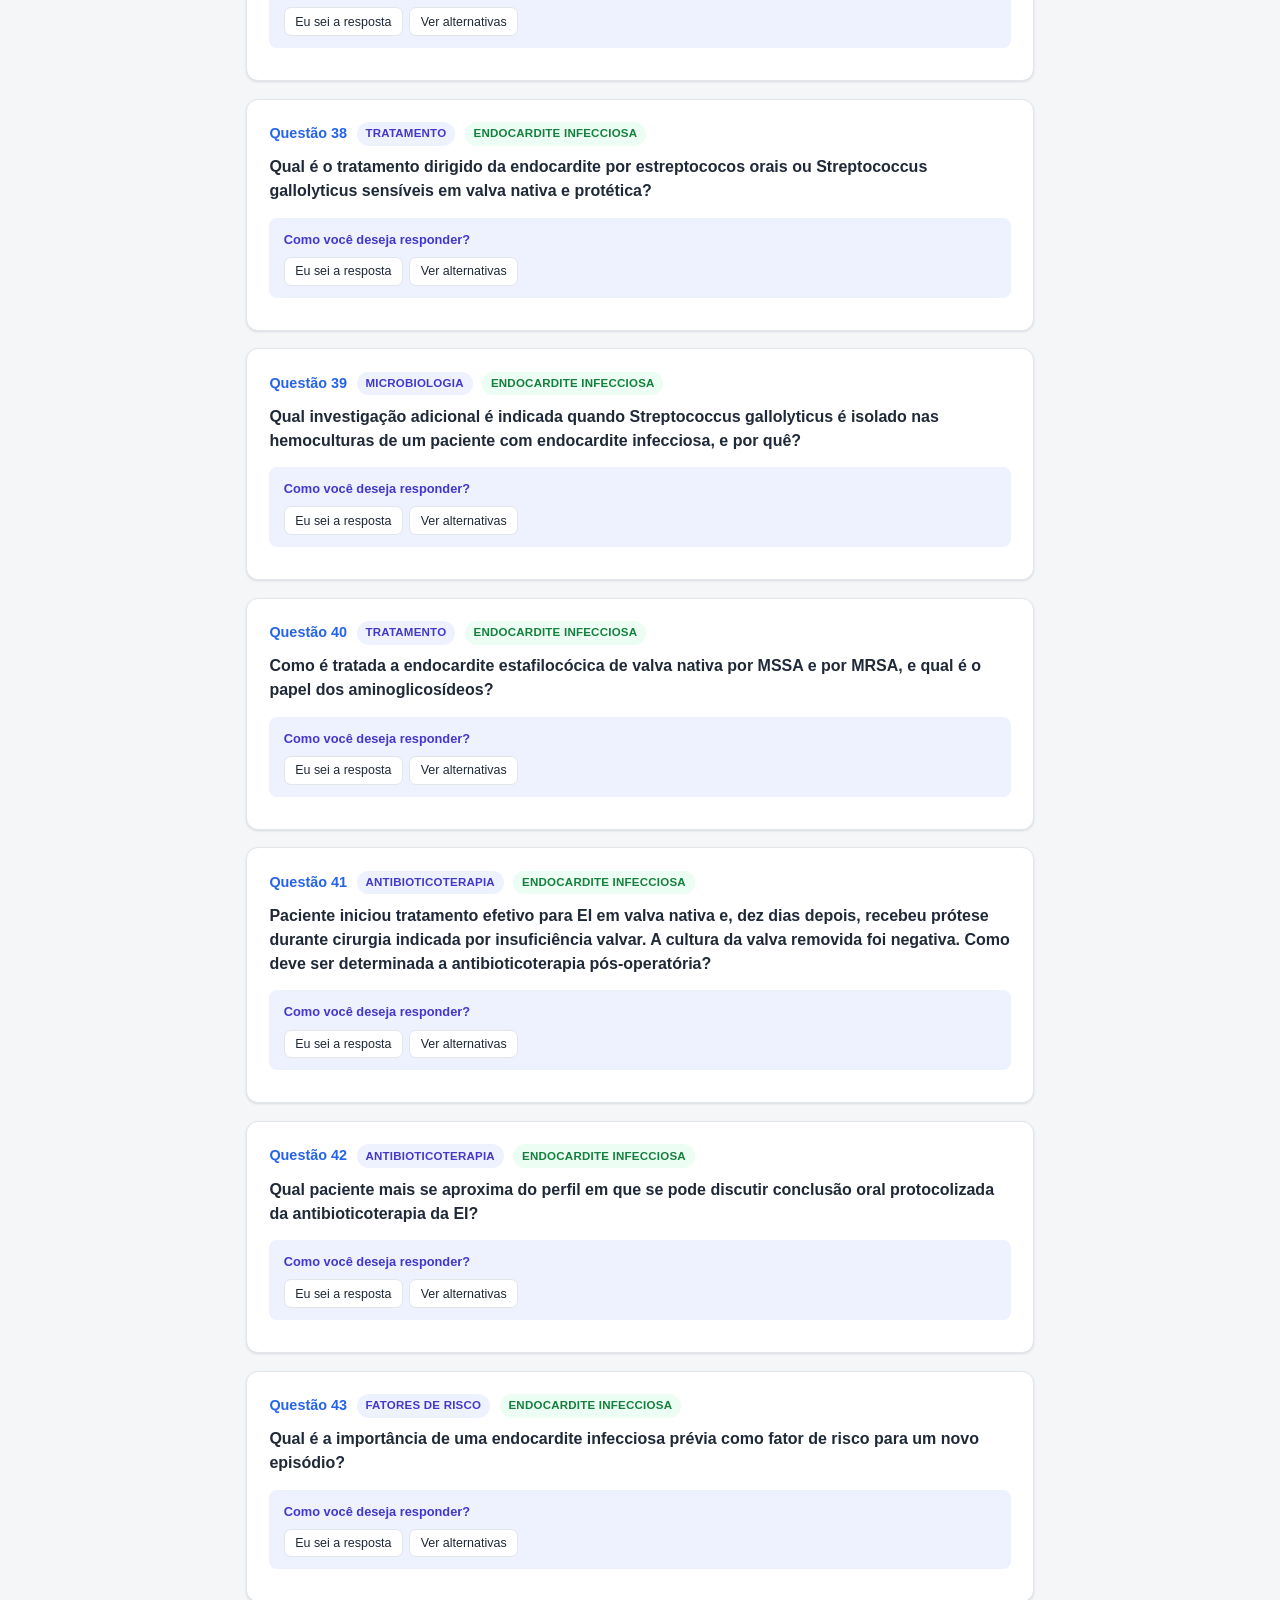
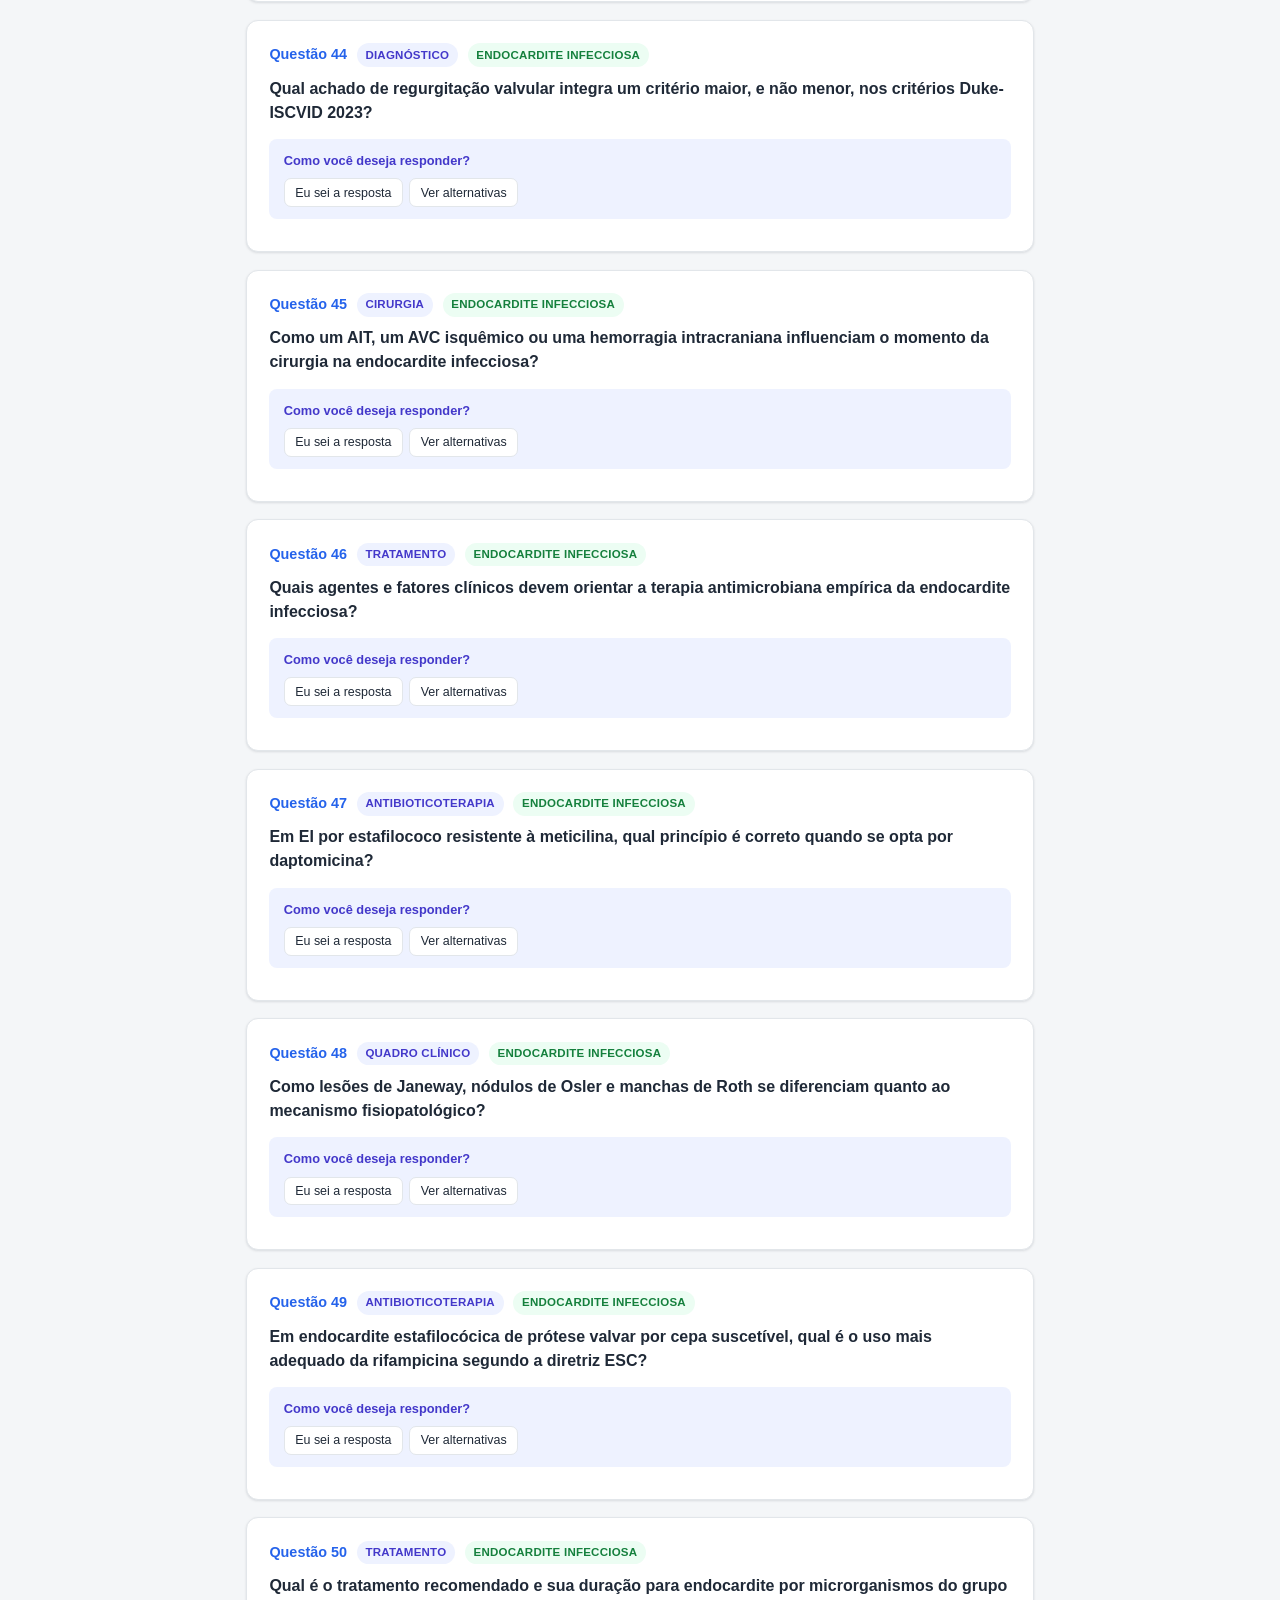
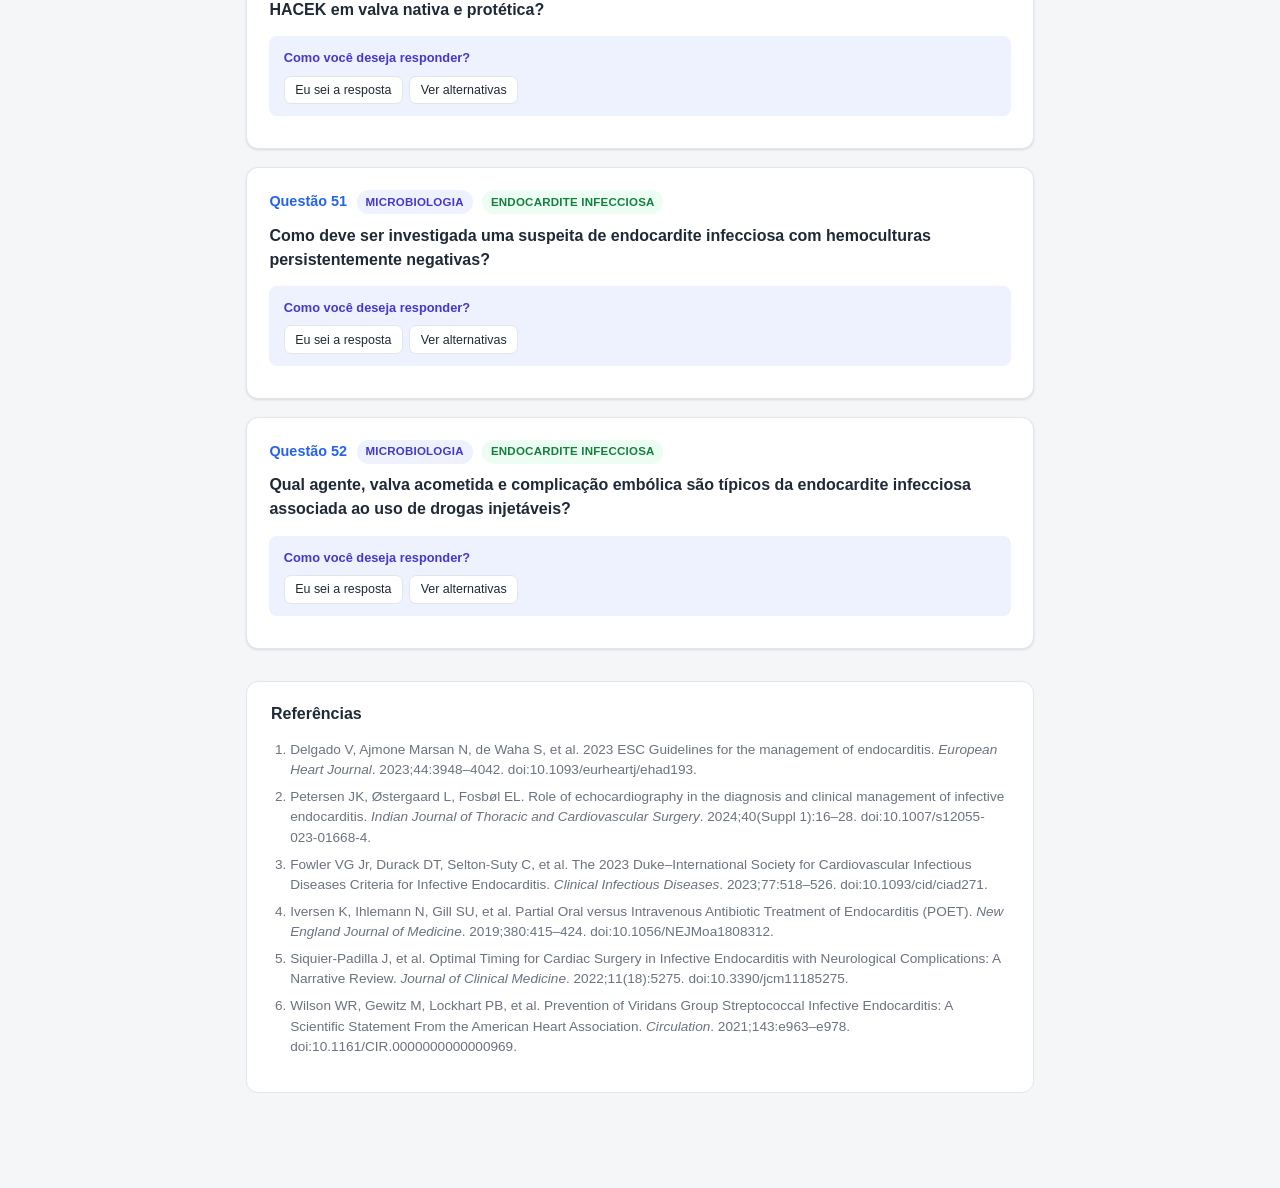
<file: medicina/endocardite-feitas.html>
<!DOCTYPE html>
<html lang="pt-BR">
<head>
<meta charset="UTF-8">
<meta name="viewport" content="width=device-width, initial-scale=1.0">
<title id="page-title">Questões</title>
<link rel="stylesheet" href="../_shared/theme.css">
<style>
  /* Específico deste template: cabeçalho, contêiner, botão flutuante de
     configurações e variantes extras de botão (progresso/qualidade). O
     restante do tema e dos componentes de quiz vem de ../_shared/theme.css —
     não duplique regras já definidas lá. */
  header {
    background: linear-gradient(135deg, #1e3a8a, #2563eb);
    color: #fff;
    padding: 2.5rem 1.5rem 2rem;
    text-align: center;
  }
  header h1 { margin: 0 0 0.4rem; font-size: 1.6rem; }
  header p { margin: 0 auto; opacity: 0.9; font-size: 0.95rem; max-width: 700px; }
  .container { max-width: 820px; margin: 0 auto; padding: 1.5rem 1rem 4rem; }

  button.export-progress { background: var(--accent); border-color: var(--accent); color: var(--accent-contrast); }
  button.export-progress:hover { background: color-mix(in srgb, var(--accent) 84%, #000); color: var(--accent-contrast); }
  button.export-quality { border-color: #a66b00; color: #8a5900; }
  button.export-quality:hover { background: #fff7e6; color: #6f4800; }
  .save-actions { display: flex; gap: 0.5rem; flex-wrap: wrap; }
  .save-guidance { display: grid; grid-template-columns: repeat(2, minmax(0, 1fr)); gap: 0.55rem; margin: -0.6rem 0 1rem; }
  .save-guidance p { margin: 0; padding: 0.6rem 0.7rem; border: 1px solid var(--border); border-radius: 8px; background: var(--card-bg); color: var(--text-muted); font-size: 0.76rem; }
  .save-guidance strong { color: var(--text); }
  .settings-trigger {
    position: fixed; top: 1rem; right: 1rem; z-index: 50; display: inline-flex; align-items: center; gap: 0.45rem;
    border: 1px solid rgba(255,255,255,0.35); border-radius: 9px; padding: 0.52rem 0.72rem;
    background: rgba(15,23,42,0.78); color: #fff; font: inherit; font-size: 0.82rem; font-weight: 700;
    cursor: pointer; box-shadow: 0 5px 18px rgba(0,0,0,0.22); backdrop-filter: blur(8px);
  }
  .settings-trigger:hover { background: var(--accent); color: var(--accent-contrast); }

  body[data-view="focus"] .editorial-notice,
  body[data-view="focus"] .footnote { display: none; }

  .footnote {
    text-align: center; color: var(--text-muted); font-size: 0.8rem; margin-top: 2rem;
  }
  .editorial-notice {
    margin: 1rem 0; padding: 0.75rem 0.9rem; border-left: 4px solid #a66b00;
    background: #fff7e6; color: #5f4300; border-radius: 6px; font-size: 0.86rem;
  }
  .editorial-notice a { color: inherit; font-weight: 700; }

  :root[data-theme="dark"] button.export-quality { color: #f0b96a; border-color: #b8791f; }
  :root[data-theme="dark"] button.export-quality:hover { background: #2e2013; color: #ffd28a; }
  :root[data-palette="presleep"] .editorial-notice { background: #fdf1de; color: #6b3f14; border-left-color: #a66b00; }
  :root[data-theme="dark"][data-palette="presleep"] .editorial-notice { background: #2e2013; color: #f0b96a; border-left-color: #b8791f; }

  @media (max-width: 560px) {
    .settings-trigger .settings-label { display: none; }
    .setting-row { align-items: stretch; flex-direction: column; }
    .setting-row .segmented-control { align-self: stretch; }
    .setting-row .segmented-control button { flex: 1; }
    .save-guidance { grid-template-columns: 1fr; }
  }
</style>
</head>
<body>

<button type="button" class="settings-trigger" aria-haspopup="dialog" aria-label="Abrir configurações">
  <span aria-hidden="true">⚙</span><span class="settings-label">Configurações</span>
</button>

<header>
  <h1 id="quiz-title"></h1>
  <p id="quiz-desc"></p>
</header>

<div class="container">
  <div class="editorial-notice" role="note">
    Banco educacional em auditoria editorial progressiva. Estrutura validada não equivale
    a aprovação clínica de cada item. Consulte a
    <a href="../_banco/POLITICA-EDITORIAL.md">política editorial</a>.
  </div>
  <div class="toolbar">
    <div class="score">Acertos: <span id="score-correct">0</span> · Parciais: <span id="score-partial">0</span> · <span id="score-total">0</span>/<span id="score-max">0</span> respondidas</div>
    <div class="toolbar-right">
      <a class="dash-link" href="../_dados/dashboard.html" target="_blank">Ver desempenho</a>
      <div class="save-actions" aria-label="Opções de salvamento">
        <button class="export export-progress" id="save-progress" onclick="saveRegistro()" title="Salva respostas e desempenho em _dados/registros">💾 Salvar progresso</button>
        <button class="export export-quality" id="save-quality" onclick="saveQualityReviews()" title="Salva avaliações editoriais em _dados/melhorias de questões">✎ Enviar sugestões (<span id="quality-pending">0</span>)</button>
      </div>
      <button class="reset" onclick="resetQuiz()">Reiniciar</button>
    </div>
  </div>
  <div class="save-guidance" aria-label="Destino dos arquivos salvos">
    <p><strong>Progresso:</strong> escolha <code>_dados/registros/</code>. Contém respostas, acertos e confiança.</p>
    <p><strong>Sugestões:</strong> escolha <code>_dados/melhorias de questões/</code>. Contém somente revisão editorial.</p>
  </div>
  <p class="export-hint" id="export-hint">Arquivo baixado. Mova-o para <code>Questões/_dados/registros/</code> para que apareça no painel de desempenho.</p>

  <nav class="focus-navigation" aria-label="Navegação entre questões">
    <button type="button" id="focus-prev">&larr; Anterior</button>
    <span class="focus-position" id="focus-position" aria-live="polite"></span>
    <button type="button" id="focus-next">Próxima &rarr;</button>
  </nav>

  <div id="quiz"></div>

  <div class="refs">
    <h2>Referências</h2>
    <ol id="ref-list"></ol>
  </div>

  <p class="footnote" id="quiz-footnote"></p>
</div>

<div class="settings-overlay" id="settings-overlay" aria-hidden="true">
  <section class="settings-dialog" role="dialog" aria-modal="true" aria-labelledby="settings-title" aria-describedby="settings-description">
    <div class="settings-header">
      <div><h2 id="settings-title">Configurações</h2><p id="settings-description">Personalize a aparência e a forma de navegar pelas questões.</p></div>
      <button type="button" class="settings-close" aria-label="Fechar configurações">&times;</button>
    </div>
    <div class="settings-body">
      <div class="setting-row">
        <div class="setting-copy"><strong>Tema</strong><span>Escolha a claridade da interface.</span></div>
        <div class="segmented-control" aria-label="Tema da interface">
          <button type="button" data-theme-choice="light" aria-pressed="false">Claro</button><button type="button" data-theme-choice="dark" aria-pressed="false">Escuro</button>
        </div>
      </div>
      <div class="setting-row">
        <div class="setting-copy"><strong>Paleta de cores</strong><span>Normal ou tons que afetam menos o sono.</span></div>
        <div class="segmented-control" aria-label="Paleta de cores">
          <button type="button" data-palette-choice="normal" aria-pressed="false">Normal</button><button type="button" data-palette-choice="presleep" aria-pressed="false">Pré-sono</button>
        </div>
      </div>
      <div class="setting-row">
        <div class="setting-copy"><strong>Exibição das questões</strong><span>Veja todas ou concentre-se em uma por tela.</span></div>
        <div class="segmented-control" aria-label="Formato das questões">
          <button type="button" data-view-choice="list" aria-pressed="false">Lista</button><button type="button" data-view-choice="focus" aria-pressed="false">Uma por vez</button>
        </div>
      </div>
    </div>
    <div class="settings-footer"><button type="button" class="settings-done">Concluído</button></div>
  </section>
</div>

<script type="application/json" id="quiz-data">
{
  "quizId": "endocardite-feitas",
  "title": "Endocardite Infecciosa — Já Feitas",
  "description": "Questões de Endocardite que já apareceram em pelo menos uma sessão registrada. Útil para repetição e consolidação.",
  "footnote": "",
  "questions": [
    {
      "id": "endocardite-01",
      "tema": "Endocardite Infecciosa",
      "cat": "Epidemiologia",
      "classificacao": {
        "area": "Medicina",
        "disciplina": "Infectologia",
        "disciplinasRelacionadas": [
          "Cardiologia",
          "Microbiologia"
        ],
        "tema": "Endocardite Infecciosa",
        "subtema": "Epidemiologia",
        "focos": [],
        "competencia": "Conhecimento fundamental",
        "complexidade": "Fundamental",
        "contexto": "Pergunta direta",
        "hierarquia": [
          "Medicina",
          "Infectologia",
          "Endocardite Infecciosa",
          "Epidemiologia"
        ]
      },
      "q": "Qual é a incidência mundial estimada da endocardite infecciosa e qual é sua faixa de mortalidade intra-hospitalar?",
      "options": [
        "A incidência mundial estimada é de aproximadamente 13,8 casos por 100.000 pessoas-ano, com mortalidade intra-hospitalar entre 15% e 30%",
        "A incidência mundial estimada é de aproximadamente 3,8 casos por 100.000 pessoas-ano, com mortalidade intra-hospitalar entre 15% e 30%",
        "Nos países de alta renda, o envelhecimento populacional foi acompanhado por redução proporcional dos casos associados a próteses e dispositivos intracardíacos",
        "A mortalidade intra-hospitalar situa-se entre 5% e 10%, concentrando-se nos casos por estreptococos orais e sendo menor nos casos por S. aureus",
        "Em países de alta renda, estreptococos orais permanecem os agentes predominantes, enquanto S. aureus e enterococos são mais associados a países de baixa renda"
      ],
      "correct": 0,
      "exp": "A incidência mundial estimada em 2019 foi de 13,8/100.000 pessoas-ano (~66.300 mortes), com mortalidade intra-hospitalar entre 15% e 30%, variando com agente, sítio, complicações, idade e possibilidade de cirurgia. O perfil migrou da doença reumática em jovens para população idosa com valvopatia degenerativa, próteses e dispositivos, com predomínio de S. aureus e E. faecalis.",
      "ref": [
        "delgado2023-esc-endocardite"
      ],
      "itemVersion": 1,
      "editorialState": "aprovada"
    },
    {
      "id": "endocardite-02",
      "tema": "Endocardite Infecciosa",
      "cat": "Fatores de risco",
      "classificacao": {
        "area": "Medicina",
        "disciplina": "Infectologia",
        "disciplinasRelacionadas": [
          "Cardiologia",
          "Microbiologia"
        ],
        "tema": "Endocardite Infecciosa",
        "subtema": "Fatores de risco",
        "focos": [],
        "competencia": "Conhecimento fundamental",
        "complexidade": "Fundamental",
        "contexto": "Pergunta direta",
        "hierarquia": [
          "Medicina",
          "Infectologia",
          "Endocardite Infecciosa",
          "Fatores de risco"
        ]
      },
      "q": "Qual é a importância de uma endocardite infecciosa prévia como fator de risco para um novo episódio?",
      "options": [
        "Próteses valvares cirúrgicas conferem risco maior que próteses transcateter, cujo risco se aproxima ao de uma valva nativa sem doença estrutural",
        "EI prévia confere maior risco individual de recorrência e pior prognóstico, sendo considerada isoladamente um fator de risco relevante",
        "O maior risco entre cardiopatias congênitas ocorre após reparo completo sem material protético, superando o período perioperatório e as lesões cianóticas não corrigidas",
        "Valvopatia estrutural discreta sem repercussão confere risco semelhante ao material protético intracardíaco, razão pela qual ambas recebem a mesma indicação de profilaxia",
        "Dispositivos eletrônicos implantáveis aumentam o risco apenas enquanto a loja do gerador apresenta sinais inflamatórios locais"
      ],
      "correct": 1,
      "exp": "Os fatores cardíacos reconhecidos incluem: EI prévia, prótese valvar ou material protético (inclui próteses transcateter), valvopatia estrutural relevante (sobretudo degenerativa ou reumática), cardiopatia congênita selecionada e dispositivo cardíaco eletrônico implantável ou outro material intracardíaco.",
      "ref": [
        "delgado2023-esc-endocardite"
      ],
      "itemVersion": 1,
      "editorialState": "aprovada"
    },
    {
      "id": "endocardite-03",
      "tema": "Endocardite Infecciosa",
      "cat": "Fatores de risco",
      "classificacao": {
        "area": "Medicina",
        "disciplina": "Infectologia",
        "disciplinasRelacionadas": [
          "Cardiologia",
          "Microbiologia"
        ],
        "tema": "Endocardite Infecciosa",
        "subtema": "Fatores de risco",
        "focos": [],
        "competencia": "Conhecimento fundamental",
        "complexidade": "Fundamental",
        "contexto": "Pergunta direta",
        "hierarquia": [
          "Medicina",
          "Infectologia",
          "Endocardite Infecciosa",
          "Fatores de risco"
        ]
      },
      "q": "Como a higiene oral, as bacteremias cotidianas e os procedimentos odontológicos se relacionam ao risco de endocardite infecciosa?",
      "options": [
        "Hemodiálise não se associa a maior risco de EI, pois o acesso vascular utilizado é considerado estéril por definição clínica e dispensa vigilância adicional",
        "O uso de drogas injetáveis reduz o risco de EI em câmaras direitas comparado à população geral, pois a válvula tricúspide seria naturalmente resistente à colonização bacteriana",
        "Má higiene oral e bacteremias cotidianas repetidas são consideradas particularmente relevantes, tanto quanto procedimentos odontológicos na presença de doença dentária ativa",
        "Cateteres venosos centrais e procedimentos invasivos recentes não são considerados exposições relevantes para EI quando de curta permanência, pela baixa bacteremia associada",
        "Imunossupressão e fragilidade clínica não estão entre os fatores de risco não cardíacos reconhecidos para EI, sendo relevantes apenas nas formas fúngicas raras da doença"
      ],
      "correct": 2,
      "exp": "Entre os fatores não cardíacos: cateter venoso/arterial central, hospitalização ou procedimento invasivo recente, hemodiálise, imunossupressão, fragilidade, uso de drogas injetáveis, procedimentos odontológicos com doença dentária ativa — e, de forma particularmente relevante, má higiene oral com bacteremias cotidianas repetidas.",
      "ref": [
        "delgado2023-esc-endocardite"
      ],
      "itemVersion": 1,
      "editorialState": "aprovada"
    },
    {
      "id": "endocardite-04",
      "tema": "Endocardite Infecciosa",
      "cat": "Fisiopatologia",
      "classificacao": {
        "area": "Medicina",
        "disciplina": "Infectologia",
        "disciplinasRelacionadas": [
          "Cardiologia",
          "Microbiologia"
        ],
        "tema": "Endocardite Infecciosa",
        "subtema": "Fisiopatologia",
        "focos": [],
        "competencia": "Compreensão de mecanismo",
        "complexidade": "Fundamental",
        "contexto": "Pergunta direta",
        "hierarquia": [
          "Medicina",
          "Infectologia",
          "Endocardite Infecciosa",
          "Fisiopatologia"
        ]
      },
      "q": "Como se forma uma vegetação na endocardite infecciosa, desde a lesão endotelial até o biofilme microbiano?",
      "options": [
        "A vegetação inicia-se pela adesão direta do microrganismo ao endotélio íntegro; o depósito de plaquetas e fibrina ocorreria somente depois da colonização microbiana já estabelecida, sem papel do fluxo turbulento",
        "O biofilme aumenta a atividade metabólica bacteriana e a exposição aos antimicrobianos, permitindo reduzir a duração do tratamento antibiótico e dispensar a associação de fármacos bactericidas",
        "A baixa atividade metabólica no interior da vegetação aumentaria a ação dos betalactâmicos, cuja eficácia bactericida independeria do tempo de exposição do fármaco à vegetação",
        "Lesão endotelial e fluxo turbulento promovem depósito de plaquetas e fibrina (endocardite trombótica não bacteriana), substrato sobre o qual a bacteremia permite adesão microbiana e formação de biofilme",
        "A fibrina e as plaquetas depositadas limitariam a adesão microbiana e tornariam a embolização sistêmica mais provável que a destruição valvar local ao longo de toda a evolução clínica"
      ],
      "correct": 3,
      "exp": "A matriz de fibrina e plaquetas reduz a penetração de antimicrobianos e abriga microrganismos metabolicamente pouco ativos — por isso o tratamento exige fármacos bactericidas por semanas e, quando há tecido destruído, abscesso ou material infectado, controle cirúrgico do foco.",
      "ref": [
        "delgado2023-esc-endocardite"
      ],
      "itemVersion": 1,
      "editorialState": "aprovada"
    },
    {
      "id": "endocardite-05",
      "tema": "Endocardite Infecciosa",
      "cat": "Fisiopatologia",
      "classificacao": {
        "area": "Medicina",
        "disciplina": "Infectologia",
        "disciplinasRelacionadas": [
          "Cardiologia",
          "Microbiologia"
        ],
        "tema": "Endocardite Infecciosa",
        "subtema": "Fisiopatologia",
        "focos": [],
        "competencia": "Compreensão de mecanismo",
        "complexidade": "Fundamental",
        "contexto": "Pergunta direta",
        "hierarquia": [
          "Medicina",
          "Infectologia",
          "Endocardite Infecciosa",
          "Fisiopatologia"
        ]
      },
      "q": "Quais são os quatro mecanismos centrais responsáveis pelas consequências clínicas da endocardite infecciosa?",
      "options": [
        "Destruição valvar; vasoespasmo coronariano agudo; embolização asséptica estéril; depósito amiloide progressivo no tecido valvar ao longo dos meses",
        "Formação de aneurisma aórtico dissecante; pericardite constritiva; embolização séptica; hipertensão pulmonar primária de origem não infecciosa",
        "Insuficiência cardíaca isolada; miocardite autoimune; embolização séptica; fibrose endomiocárdica restritiva de origem não infecciosa associada",
        "Extensão perivalvar; embolização séptica; fenômenos imunológicos; hipertrofia ventricular compensatória isolada decorrente da sobrecarga hemodinâmica",
        "Destruição valvar/insuficiência cardíaca; extensão perivalvar (abscesso, fístula, bloqueio AV); embolização séptica; fenômenos imunológicos por imunocomplexos"
      ],
      "correct": 4,
      "exp": "Os quatro mecanismos: destruição valvar e insuficiência cardíaca; extensão perivalvar com abscesso, fístula ou bloqueio AV; embolização séptica; e fenômenos imunológicos por imunocomplexos (ex.: glomerulonefrite).",
      "ref": [
        "delgado2023-esc-endocardite"
      ],
      "itemVersion": 1,
      "editorialState": "aprovada"
    },
    {
      "id": "endocardite-06",
      "tema": "Endocardite Infecciosa",
      "cat": "Microbiologia",
      "classificacao": {
        "area": "Medicina",
        "disciplina": "Infectologia",
        "disciplinasRelacionadas": [
          "Cardiologia",
          "Microbiologia"
        ],
        "tema": "Endocardite Infecciosa",
        "subtema": "Microbiologia",
        "focos": [],
        "competencia": "Conhecimento fundamental",
        "complexidade": "Fundamental",
        "contexto": "Pergunta direta",
        "hierarquia": [
          "Medicina",
          "Infectologia",
          "Endocardite Infecciosa",
          "Microbiologia"
        ]
      },
      "q": "Quais agentes devem ser priorizados na cobertura empírica inicial da endocardite infecciosa de valva nativa adquirida na comunidade?",
      "options": [
        "S. aureus, estreptococos orais, S. gallolyticus, enterococos e o grupo HACEK",
        "Estafilococos coagulase-negativos como agente predominante, seguidos por fungos filamentosos",
        "Predomínio quase exclusivo de bacilos Gram-negativos não fermentadores, como Pseudomonas aeruginosa",
        "Predomínio de anaeróbios estritos, como Bacteroides fragilis, refletindo origem gastrointestinal",
        "Predomínio de Candida spp. e outros fungos, exigindo antifúngico empírico rotineiro nessa população"
      ],
      "correct": 0,
      "exp": "Na tabela de contexto x agentes: valva nativa comunitária → S. aureus, estreptococos orais, S. gallolyticus, enterococos e HACEK.",
      "ref": [
        "delgado2023-esc-endocardite"
      ],
      "itemVersion": 1,
      "editorialState": "aprovada"
    },
    {
      "id": "endocardite-07",
      "tema": "Endocardite Infecciosa",
      "cat": "Microbiologia",
      "classificacao": {
        "area": "Medicina",
        "disciplina": "Infectologia",
        "disciplinasRelacionadas": [
          "Cardiologia",
          "Microbiologia"
        ],
        "tema": "Endocardite Infecciosa",
        "subtema": "Microbiologia",
        "focos": [],
        "competencia": "Conhecimento fundamental",
        "complexidade": "Fundamental",
        "contexto": "Pergunta direta",
        "hierarquia": [
          "Medicina",
          "Infectologia",
          "Endocardite Infecciosa",
          "Microbiologia"
        ]
      },
      "q": "Quais microrganismos devem ser considerados na endocardite de prótese valvar e de que fatores depende sua frequência?",
      "options": [
        "Estafilococos coagulase-negativos têm importância sobretudo na valva nativa de origem comunitária e são claramente menos associados a material protético em qualquer momento pós-implante",
        "Além de S. aureus e enterococos, há risco aumentado de estafilococos coagulase-negativos, Gram-negativos e fungos, variando conforme o tempo desde o implante e a exposição à assistência à saúde",
        "Fungos predominariam de forma isolada na prótese tardia comunitária, sendo pouco relevantes no período precoce associado à assistência à saúde logo após o implante",
        "A prótese precoce exigiria cobertura centrada exclusivamente em estreptococos orais e no grupo HACEK; Gram-negativos ganhariam importância apenas na prótese tardia comunitária",
        "Estreptococos do grupo viridans predominariam nas primeiras semanas após a cirurgia, enquanto estafilococos coagulase-negativos predominariam apenas na prótese tardia comunitária isolada"
      ],
      "correct": 1,
      "exp": "Em prótese: S. aureus, estafilococos coagulase-negativos (particularmente importantes nesse cenário), enterococos, com risco de Gram-negativos e fungos conforme tempo desde o implante e assistência à saúde.",
      "ref": [
        "delgado2023-esc-endocardite"
      ],
      "itemVersion": 1,
      "editorialState": "aprovada"
    },
    {
      "id": "endocardite-08",
      "tema": "Endocardite Infecciosa",
      "cat": "Microbiologia",
      "classificacao": {
        "area": "Medicina",
        "disciplina": "Infectologia",
        "disciplinasRelacionadas": [
          "Cardiologia",
          "Microbiologia"
        ],
        "tema": "Endocardite Infecciosa",
        "subtema": "Microbiologia",
        "focos": [],
        "competencia": "Integração clínica",
        "complexidade": "Integração",
        "contexto": "Pergunta direta",
        "hierarquia": [
          "Medicina",
          "Infectologia",
          "Endocardite Infecciosa",
          "Microbiologia"
        ]
      },
      "q": "Qual agente, valva acometida e complicação embólica são típicos da endocardite infecciosa associada ao uso de drogas injetáveis?",
      "options": [
        "O acometimento predominante é da valva aórtica, com êmbolos sistêmicos para baço e rim como manifestação embólica mais comum",
        "Estreptococos do grupo viridans predominam nesse contexto, refletindo a flora oral habitual do usuário de drogas",
        "O agente predominante é S. aureus, com acometimento típico da valva tricúspide e risco de êmbolos pulmonares sépticos",
        "O grupo HACEK é o agente mais frequentemente implicado, dada a exposição parenteral repetida a cateteres",
        "Fungos filamentosos são o agente mais comum, superando as bactérias Gram-positivas nessa população"
      ],
      "correct": 2,
      "exp": "Uso de drogas injetáveis: S. aureus é o agente predominante, geralmente acometendo a tricúspide, com possibilidade de êmbolos pulmonares sépticos.",
      "ref": [
        "delgado2023-esc-endocardite"
      ],
      "itemVersion": 1,
      "editorialState": "aprovada"
    },
    {
      "id": "endocardite-09",
      "tema": "Endocardite Infecciosa",
      "cat": "Microbiologia",
      "classificacao": {
        "area": "Medicina",
        "disciplina": "Infectologia",
        "disciplinasRelacionadas": [
          "Cardiologia",
          "Microbiologia"
        ],
        "tema": "Endocardite Infecciosa",
        "subtema": "Microbiologia",
        "focos": [],
        "competencia": "Raciocínio diagnóstico",
        "complexidade": "Aplicação",
        "contexto": "Pergunta direta",
        "hierarquia": [
          "Medicina",
          "Infectologia",
          "Endocardite Infecciosa",
          "Microbiologia"
        ]
      },
      "q": "Como deve ser investigada uma suspeita de endocardite infecciosa com hemoculturas persistentemente negativas?",
      "options": [
        "Priorizar sorologia para Coxiella e Bartonella antes mesmo de revisar o uso prévio de antimicrobianos, pois agentes fastidiosos seriam sempre a causa mais frequente de hemoculturas negativas",
        "Repetir apenas uma hemocultura após 48 horas e, caso permaneça negativa, direcionar de imediato a investigação para endocardite trombótica não bacteriana, sem novas etapas de investigação",
        "Iniciar cobertura antifúngica empírica enquanto se aguarda o resultado da sorologia, pois fungos constituiriam sempre a principal causa microbiológica nesse cenário de negatividade persistente",
        "Revisar toda exposição prévia a antimicrobianos (causa mais comum de negatividade), direcionar sorologia/PCR para agentes fastidiosos como Coxiella e Bartonella, sem atribuir a negatividade a causa abacteriana",
        "Solicitar apenas métodos moleculares diretamente no sangue periférico, pois a exposição prévia a antimicrobianos não interferiria em nada na investigação por hemocultura convencional"
      ],
      "correct": 3,
      "exp": "Antibiótico prévio é a causa mais comum de hemocultura negativa. Deve-se rever exposições, direcionar sorologia/PCR (Coxiella burnetii, Bartonella spp., Tropheryma whipplei, fungos etc. conforme exposição) e, se houver cirurgia, enviar tecido valvar para cultura, histopatologia e métodos moleculares.",
      "ref": [
        "delgado2023-esc-endocardite"
      ],
      "itemVersion": 1,
      "editorialState": "aprovada"
    },
    {
      "id": "endocardite-10",
      "tema": "Endocardite Infecciosa",
      "cat": "Microbiologia",
      "classificacao": {
        "area": "Medicina",
        "disciplina": "Infectologia",
        "disciplinasRelacionadas": [
          "Cardiologia",
          "Microbiologia"
        ],
        "tema": "Endocardite Infecciosa",
        "subtema": "Microbiologia",
        "focos": [],
        "competencia": "Raciocínio diagnóstico",
        "complexidade": "Integração",
        "contexto": "Caso clínico",
        "hierarquia": [
          "Medicina",
          "Infectologia",
          "Endocardite Infecciosa",
          "Microbiologia"
        ]
      },
      "q": "Qual investigação adicional é indicada quando Streptococcus gallolyticus é isolado nas hemoculturas de um paciente com endocardite infecciosa, e por quê?",
      "options": [
        "Avaliação odontológica, pela associação predominante desse agente com periodontite e bacteremia após manipulação gengival",
        "Ecocardiografia seriada para pesquisar endocardite fúngica concomitante, associação descrita com esse estreptococo",
        "Investigação do trato urinário, especialmente para neoplasia de bexiga e alterações estruturais predisponentes",
        "Investigação hepatobiliar por imagem, associação que supera a relação desse agente com lesões colorretais",
        "Investigação colônica (ex.: colonoscopia), pela associação bem estabelecida com neoplasia/lesões de cólon"
      ],
      "correct": 4,
      "exp": "O material cita explicitamente: \"Streptococcus gallolyticus exige investigação colônica\" — associação clássica com neoplasia/pólipos de cólon.",
      "ref": [
        "delgado2023-esc-endocardite"
      ],
      "itemVersion": 1,
      "editorialState": "aprovada"
    },
    {
      "id": "endocardite-11",
      "tema": "Endocardite Infecciosa",
      "cat": "Quadro clínico",
      "classificacao": {
        "area": "Medicina",
        "disciplina": "Infectologia",
        "disciplinasRelacionadas": [
          "Cardiologia",
          "Microbiologia"
        ],
        "tema": "Endocardite Infecciosa",
        "subtema": "Quadro clínico",
        "focos": [],
        "competencia": "Raciocínio diagnóstico",
        "complexidade": "Aplicação",
        "contexto": "Pergunta direta",
        "hierarquia": [
          "Medicina",
          "Infectologia",
          "Endocardite Infecciosa",
          "Quadro clínico"
        ]
      },
      "q": "Como a endocardite infecciosa aguda difere da subaguda quanto ao curso, ao agente típico e à condição prévia da valva?",
      "options": [
        "A EI aguda estafilocócica tem curso fulminante em dias, tipicamente sobre valva nativa previamente normal; a subaguda, frequentemente por estreptococos do grupo viridans, evolui de forma arrastada sobre valva já lesada",
        "A EI subaguda se caracterizaria por hemoculturas frequentemente negativas e por evolução arrastada ao longo de semanas, enquanto a forma aguda seria definida sempre pela positividade precoce das hemoculturas colhidas",
        "A forma aguda predominaria tipicamente em valvas já previamente lesadas, sobretudo por estreptococos do grupo viridans; já a subaguda acometeria valvas normais, tipicamente causada por S. aureus",
        "A distinção entre as formas se basearia principalmente na presença de complicações embólicas: sistêmicas e disseminadas na forma aguda, e exclusivamente pulmonares isoladas na forma subaguda",
        "S. aureus predominaria igualmente nas duas formas de apresentação clínica da doença; o estado prévio da valva determinaria isoladamente se a apresentação seria aguda ou subaguda"
      ],
      "correct": 0,
      "exp": "Conforme Delgado et al. (ESC 2023): EI subaguda combina febre arrastada/recorrente, sopro sobre valvopatia prévia, esplenomegalia e emagrecimento, tipicamente por estreptococos viridans em valva já lesada — em contraste com a EI aguda estafilocócica, fulminante, sobre valva nativa até então normal.",
      "ref": [
        "delgado2023-esc-endocardite"
      ],
      "itemVersion": 1,
      "editorialState": "aprovada"
    },
    {
      "id": "endocardite-12",
      "tema": "Endocardite Infecciosa",
      "cat": "Quadro clínico",
      "classificacao": {
        "area": "Medicina",
        "disciplina": "Infectologia",
        "disciplinasRelacionadas": [
          "Cardiologia",
          "Microbiologia"
        ],
        "tema": "Endocardite Infecciosa",
        "subtema": "Quadro clínico",
        "focos": [],
        "competencia": "Raciocínio diagnóstico",
        "complexidade": "Integração",
        "contexto": "Caso clínico",
        "hierarquia": [
          "Medicina",
          "Infectologia",
          "Endocardite Infecciosa",
          "Quadro clínico"
        ]
      },
      "q": "Como diferenciar nódulos de Osler, manchas de Roth e lesões de Janeway quanto à apresentação e ao mecanismo?",
      "options": [
        "Nódulos de Osler seriam sempre indolores e decorreriam de microembolização séptica direta às polpas digitais, enquanto lesões de Janeway seriam dolorosas e decorreriam de imunocomplexos circulantes",
        "Nódulos de Osler (dolorosos, polpas digitais) e manchas de Roth refletem fenômenos imunológicos por imunocomplexos, enquanto lesões de Janeway (indolores, palmoplantares) refletem microembolização séptica",
        "Manchas de Roth seriam achados cutâneos localizados nas regiões palmoplantares, mecanicamente idênticos às lesões de Janeway quanto à origem embólica direta e ao mecanismo fisiopatológico subjacente",
        "A presença de estigmas periféricos clássicos teria sempre alta sensibilidade diagnóstica, de modo que a ausência deles praticamente excluiria por completo o diagnóstico de endocardite infecciosa",
        "Hemorragias em lasca subungueais e petéquias cutâneas seriam consideradas classicamente fenômenos imunológicos mediados por imunocomplexos, e não fenômenos vasculares diretos da própria doença"
      ],
      "correct": 1,
      "exp": "Fenômenos imunológicos: nódulos de Osler (dolorosos), manchas de Roth (hemorragias retinianas com centro pálido), glomerulonefrite. Fenômenos vasculares: petéquias, hemorragias em lasca, lesões de Janeway (indolores, palmoplantares), aneurisma infeccioso, hemorragia intracraniana. Esses achados têm baixa sensibilidade — sua ausência não afasta EI.",
      "ref": [
        "delgado2023-esc-endocardite"
      ],
      "itemVersion": 1,
      "editorialState": "aprovada"
    },
    {
      "id": "endocardite-13",
      "tema": "Endocardite Infecciosa",
      "cat": "Diagnóstico",
      "classificacao": {
        "area": "Medicina",
        "disciplina": "Infectologia",
        "disciplinasRelacionadas": [
          "Cardiologia",
          "Microbiologia"
        ],
        "tema": "Endocardite Infecciosa",
        "subtema": "Diagnóstico",
        "focos": [],
        "competencia": "Raciocínio diagnóstico",
        "complexidade": "Aplicação",
        "contexto": "Pergunta direta",
        "hierarquia": [
          "Medicina",
          "Infectologia",
          "Endocardite Infecciosa",
          "Diagnóstico"
        ]
      },
      "q": "Como devem ser coletadas as hemoculturas na investigação de endocardite infecciosa?",
      "options": [
        "Dois conjuntos periféricos colhidos do mesmo sítio de punção, com frascos aeróbio e anaeróbio, obtidos apenas após a administração da primeira dose do antimicrobiano já prescrito",
        "Três conjuntos de hemocultura, sendo apenas um periférico e os outros dois colhidos diretamente do cateter venoso, em sequência, para comparar o tempo de positividade entre os sítios",
        "Três conjuntos de hemoculturas periféricas, de sítios de punção distintos, com frascos aeróbio e anaeróbio, colhidos idealmente antes do antimicrobiano, evitando coleta exclusiva por cateter",
        "Três frascos aeróbios periféricos apenas, reservando os frascos anaeróbios exclusivamente para os pacientes com foco abdominal claramente suspeito já identificado na história clínica",
        "Dois conjuntos periféricos colhidos simultaneamente do mesmo sítio de punção, já que o volume total obtido seria sempre mais relevante do que a independência entre as punções realizadas"
      ],
      "correct": 2,
      "exp": "Três conjuntos de hemoculturas periféricas de sítios distintos, com intervalo de ao menos ~1h/30min entre elas quando possível, cada conjunto com frascos aeróbio e anaeróbio de volume adequado, colhidos antes do antimicrobiano no paciente estável, evitando coleta exclusiva de cateter.",
      "ref": [
        "delgado2023-esc-endocardite"
      ],
      "itemVersion": 1,
      "editorialState": "aprovada"
    },
    {
      "id": "endocardite-14",
      "tema": "Endocardite Infecciosa",
      "cat": "Diagnóstico",
      "classificacao": {
        "area": "Medicina",
        "disciplina": "Infectologia",
        "disciplinasRelacionadas": [
          "Cardiologia",
          "Microbiologia"
        ],
        "tema": "Endocardite Infecciosa",
        "subtema": "Diagnóstico",
        "focos": [],
        "competencia": "Raciocínio diagnóstico",
        "complexidade": "Aplicação",
        "contexto": "Pergunta direta",
        "hierarquia": [
          "Medicina",
          "Infectologia",
          "Endocardite Infecciosa",
          "Diagnóstico"
        ]
      },
      "q": "Qual é o papel do ecocardiograma transtorácico e quando o transesofágico está indicado na investigação de endocardite infecciosa?",
      "options": [
        "O ETE seria sempre o exame inicial de escolha na maioria dos pacientes, ficando o ETT reservado apenas aos casos em que há contraindicação esofágica formalmente documentada antes do exame",
        "Um resultado de ETT negativo reduziria suficientemente a probabilidade de EI mesmo havendo bacteremia confirmada por S. aureus, dispensando o ETE sempre que não houver sopro cardíaco audível ao exame",
        "Em pacientes com prótese valvar, a tomografia cardíaca substituiria integralmente o ETE em todos os cenários clínicos, porque o material protético limitaria ambos os métodos de imagem ecocardiográfica de modo semelhante e equivalente",
        "O ETT é o exame inicial; o ETE é indicado quando o ETT é negativo/inconclusivo com alta suspeita, na presença de prótese/dispositivo, em bacteremia por S. aureus com risco clínico, ou para definir complicações e anatomia cirúrgica",
        "Na bacteremia confirmada por S. aureus, o ETE seria reservado apenas aos pacientes com ETT já positivo, servindo unicamente para medir com precisão o tamanho da vegetação antes do procedimento cirúrgico programado"
      ],
      "correct": 3,
      "exp": "ETT é o exame inicial. ETE indicado se ETT negativo/inconclusivo com alta suspeita, prótese/dispositivo, bacteremia por S. aureus com risco clínico, ou necessidade de definir complicações/anatomia cirúrgica. Se negativo e suspeita persistir, repetir ETT/ETE em 5–7 dias (ou antes, se deterioração).",
      "ref": [
        "delgado2023-esc-endocardite",
        "petersen2024-eco-ei"
      ],
      "itemVersion": 1,
      "editorialState": "aprovada"
    },
    {
      "id": "endocardite-15",
      "tema": "Endocardite Infecciosa",
      "cat": "Diagnóstico",
      "classificacao": {
        "area": "Medicina",
        "disciplina": "Infectologia",
        "disciplinasRelacionadas": [
          "Cardiologia",
          "Microbiologia"
        ],
        "tema": "Endocardite Infecciosa",
        "subtema": "Diagnóstico",
        "focos": [],
        "competencia": "Raciocínio diagnóstico",
        "complexidade": "Aplicação",
        "contexto": "Pergunta direta",
        "hierarquia": [
          "Medicina",
          "Infectologia",
          "Endocardite Infecciosa",
          "Diagnóstico"
        ]
      },
      "q": "Qual é o papel da tomografia cardíaca, do PET/CT com 18F-FDG e do SPECT/CT na investigação da endocardite infecciosa?",
      "options": [
        "O PET/CT apresenta maior utilidade na valva nativa; em próteses, a captação perivalvar inflamatória normal do pós-operatório reduziria a especificidade do exame mesmo além do período inicial recomendado de espera",
        "A TC cardíaca seria sempre superior para caracterizar vegetações pequenas e móveis, enquanto o ETE ficaria reservado exclusivamente a delimitar abscessos e pseudoaneurismas de maior tamanho",
        "TC ou RM de corpo inteiro deveria integrar a avaliação inicial mesmo sem sintomas neurológicos, pois embolizações silenciosas modificariam obrigatoriamente a classificação de gravidade e o prognóstico",
        "SPECT/CT com leucócitos marcados precederia sempre a ecocardiografia quando há prótese valvar, ficando o ETE reservado apenas para os resultados considerados inconclusivos pela equipe",
        "A tomografia cardíaca caracteriza abscessos, pseudoaneurismas, fístulas e deiscência; PET/CT com 18F-FDG e SPECT/CT com leucócitos marcados aumentam a acurácia sobretudo em prótese e dispositivo"
      ],
      "correct": 4,
      "exp": "TC cardíaca caracteriza abscessos, pseudoaneurismas, fístulas e deiscência. PET/CT e SPECT/CT aumentam a acurácia sobretudo em prótese/dispositivo e ajudam a localizar focos extracardíacos. TC/RM cerebral e de corpo inteiro são guiadas por sintomas e planejamento cirúrgico, não de rotina indiscriminada.",
      "ref": [
        "delgado2023-esc-endocardite"
      ],
      "itemVersion": 1,
      "editorialState": "aprovada"
    },
    {
      "id": "endocardite-16",
      "tema": "Endocardite Infecciosa",
      "cat": "Diagnóstico",
      "classificacao": {
        "area": "Medicina",
        "disciplina": "Infectologia",
        "disciplinasRelacionadas": [
          "Cardiologia",
          "Microbiologia"
        ],
        "tema": "Endocardite Infecciosa",
        "subtema": "Diagnóstico",
        "focos": [],
        "competencia": "Interpretação diagnóstica",
        "complexidade": "Aplicação",
        "contexto": "Pergunta direta",
        "hierarquia": [
          "Medicina",
          "Infectologia",
          "Endocardite Infecciosa",
          "Diagnóstico"
        ]
      },
      "q": "Quais achados microbiológicos, de imagem e cirúrgicos constituem critérios maiores Duke-ISCVID 2023?",
      "options": [
        "Hemoculturas/testes microbiológicos com padrão compatível e imagem demonstrando vegetação, perfuração, abscesso, pseudoaneurisma, fístula, deiscência protética ou nova regurgitação — incluindo, nos critérios ampliados, achados de TC cardíaca, PET/CT e inspeção cirúrgica",
        "Febre acima de 38°C associada a fenômeno de embolia arterial de grande vaso constituiria, isoladamente, um critério maior clínico composto e suficiente, dispensando totalmente qualquer confirmação microbiológica, sorológica ou de imagem complementar",
        "Imagem maior permaneceria restrita exclusivamente à ecocardiografia transtorácica e transesofágica convencionais; achados de TC cardíaca, PET/CT e inspeção cirúrgica contribuiriam apenas como critérios menores acessórios, mesmo diante de prótese valvar confirmada",
        "Predisposição cardíaca estrutural somada a fenômeno imunológico isolado constituiria critério maior suficiente, mesmo com toda a investigação microbiológica e de imagem completamente negativa ao longo do seguimento",
        "Uma única hemocultura positiva por microrganismo típico de endocardite já constituiria critério maior por si só, mesmo sem persistência bacteriêmica ou confirmação por uma segunda amostra colhida de forma independente"
      ],
      "correct": 0,
      "exp": "Critérios maiores Duke-ISCVID 2023: microbiologia (agente típico em ≥2 hemoculturas, ou não típico em ≥3, ou testes específicos para Coxiella/Bartonella/T. whipplei) + imagem (lesão anatômica compatível, nova regurgitação, deiscência protética, atividade PET/CT anormal) — os critérios ampliados incorporam TC cardíaca, PET/CT e inspeção cirúrgica direta.",
      "ref": [
        "fowler2023-duke-iscvid"
      ],
      "itemVersion": 1,
      "editorialState": "aprovada"
    },
    {
      "id": "endocardite-17",
      "tema": "Endocardite Infecciosa",
      "cat": "Diagnóstico",
      "classificacao": {
        "area": "Medicina",
        "disciplina": "Infectologia",
        "disciplinasRelacionadas": [
          "Cardiologia",
          "Microbiologia"
        ],
        "tema": "Endocardite Infecciosa",
        "subtema": "Diagnóstico",
        "focos": [],
        "competencia": "Raciocínio diagnóstico",
        "complexidade": "Aplicação",
        "contexto": "Pergunta direta",
        "hierarquia": [
          "Medicina",
          "Infectologia",
          "Endocardite Infecciosa",
          "Diagnóstico"
        ]
      },
      "q": "Quais combinações de critérios maiores e menores classificam uma endocardite infecciosa clínica como definitiva pelo Duke-ISCVID 2023?",
      "options": [
        "1 critério maior; ou 1 maior + 2 menores; ou 4 menores",
        "2 critérios maiores; ou 1 maior + 3 menores; ou 5 menores",
        "2 critérios maiores; ou 1 maior + 2 menores; ou 4 menores",
        "2 critérios maiores; ou 1 maior + 1 menor; ou 3 menores",
        "1 critério maior + 3 menores; ou 4 critérios menores"
      ],
      "correct": 1,
      "exp": "EI definitiva: 2 maiores; ou 1 maior + 3 menores; ou 5 menores (critérios patológicos também definem doença). EI possível: 1 maior + 1 menor; ou 3 menores — 3 menores isolados classificam apenas como \"possível\", não \"definitiva\".",
      "ref": [
        "fowler2023-duke-iscvid"
      ],
      "itemVersion": 1,
      "editorialState": "aprovada"
    },
    {
      "id": "endocardite-18",
      "tema": "Endocardite Infecciosa",
      "cat": "Diagnóstico",
      "classificacao": {
        "area": "Medicina",
        "disciplina": "Infectologia",
        "disciplinasRelacionadas": [
          "Cardiologia",
          "Microbiologia"
        ],
        "tema": "Endocardite Infecciosa",
        "subtema": "Diagnóstico",
        "focos": [],
        "competencia": "Raciocínio diagnóstico",
        "complexidade": "Aplicação",
        "contexto": "Pergunta direta",
        "hierarquia": [
          "Medicina",
          "Infectologia",
          "Endocardite Infecciosa",
          "Diagnóstico"
        ]
      },
      "q": "Qual achado de regurgitação valvular integra um critério maior, e não menor, nos critérios Duke-ISCVID 2023?",
      "options": [
        "Predisposição cardíaca conhecida, EI prévia, prótese/dispositivo ou uso de drogas injetáveis",
        "Febre ≥38°C",
        "Nova regurgitação valvular significativa identificada por ecocardiografia",
        "Fenômenos vasculares (embolia arterial maior, infarto pulmonar séptico, aneurisma micótico, hemorragia intracraniana, lesões de Janeway)",
        "Fenômenos imunológicos (glomerulonefrite, nódulos de Osler, manchas de Roth, fator reumatoide)"
      ],
      "correct": 2,
      "exp": "Nova regurgitação significativa entra no critério maior de imagem, junto com lesão anatômica compatível, deiscência protética e atividade PET/CT anormal. Predisposição, febre ≥38°C, fenômenos vasculares e imunológicos (e microbiologia que não atinge critério maior) são os critérios menores.",
      "ref": [
        "fowler2023-duke-iscvid"
      ],
      "itemVersion": 1,
      "editorialState": "aprovada"
    },
    {
      "id": "endocardite-19",
      "tema": "Endocardite Infecciosa",
      "cat": "Tratamento",
      "classificacao": {
        "area": "Medicina",
        "disciplina": "Infectologia",
        "disciplinasRelacionadas": [
          "Cardiologia",
          "Microbiologia"
        ],
        "tema": "Endocardite Infecciosa",
        "subtema": "Tratamento",
        "focos": [],
        "competencia": "Decisão terapêutica",
        "complexidade": "Aplicação",
        "contexto": "Pergunta direta",
        "hierarquia": [
          "Medicina",
          "Infectologia",
          "Endocardite Infecciosa",
          "Tratamento"
        ]
      },
      "q": "Quais agentes e fatores clínicos devem orientar a terapia antimicrobiana empírica da endocardite infecciosa?",
      "options": [
        "Manter o esquema antimicrobiano empírico inalterado até o final de todo o tratamento reduziria as recaídas, mesmo quando o agente identificado e sua sensibilidade in vitro permitem claro estreitamento do espectro utilizado",
        "Na prótese valvar precoce, a cobertura antimicrobiana inicial poderia se concentrar apenas em estafilococos e enterococos, deixando totalmente os Gram-negativos para um eventual ajuste posterior conforme resultado das culturas",
        "No paciente clinicamente estável, colher apenas dois conjuntos de hemocultura logo após a primeira dose de antibiótico reduziria o risco de atraso terapêutico sem qualquer perda relevante de sensibilidade diagnóstica global",
        "A escolha deve cobrir estafilococos, estreptococos e enterococos, considerando valva nativa vs. protética, tempo desde o implante, aquisição comunitária vs. associada à assistência, antibióticos prévios, alergias e resistência local",
        "A via oral poderia iniciar toda a fase empírica do tratamento em pacientes estáveis, antes mesmo da identificação laboratorial do agente causador, sempre que houver alta biodisponibilidade do fármaco inicialmente escolhido"
      ],
      "correct": 3,
      "exp": "A terapia empírica deve cobrir estafilococos, estreptococos e enterococos, considerando o cenário clínico; deve-se redirecionar o esquema assim que houver identificação e antibiograma. Colher culturas antes do antimicrobiano sempre que possível (exceto em choque séptico, quando não se atrasa o tratamento após coleta rápida).",
      "ref": [
        "delgado2023-esc-endocardite"
      ],
      "itemVersion": 1,
      "editorialState": "aprovada"
    },
    {
      "id": "endocardite-20",
      "tema": "Endocardite Infecciosa",
      "cat": "Tratamento",
      "classificacao": {
        "area": "Medicina",
        "disciplina": "Infectologia",
        "disciplinasRelacionadas": [
          "Cardiologia",
          "Microbiologia"
        ],
        "tema": "Endocardite Infecciosa",
        "subtema": "Tratamento",
        "focos": [],
        "competencia": "Decisão terapêutica",
        "complexidade": "Aplicação",
        "contexto": "Pergunta direta",
        "hierarquia": [
          "Medicina",
          "Infectologia",
          "Endocardite Infecciosa",
          "Tratamento"
        ]
      },
      "q": "Qual é o tratamento dirigido da endocardite por estreptococos orais ou Streptococcus gallolyticus sensíveis em valva nativa e protética?",
      "options": [
        "Vancomicina isolada por 4 semanas em valva nativa e 6 semanas em prótese valvar, mesmo quando há sensibilidade plena e bem documentada do microrganismo à penicilina no antibiograma laboratorial realizado",
        "Oxacilina isolada por 4 semanas em valva nativa e 6 semanas em prótese valvar, com ceftriaxona reservada exclusivamente aos casos de alergia imediata bem comprovada à penicilina",
        "Daptomicina isolada por 4 semanas em valva nativa e 6 semanas em prótese valvar cirurgicamente implantada, associando gentamicina de rotina inclusive nos casos considerados não complicados clinicamente",
        "Penicilina ou ceftriaxona por apenas 2 semanas mesmo em valva nativa não complicada e sem endocardite prévia, sem qualquer necessidade de sinergismo com aminoglicosídeo em nenhum cenário clínico possível",
        "Penicilina G, amoxicilina ou ceftriaxona por 4 semanas em valva nativa e 6 semanas em prótese; regime de 2 semanas associado a gentamicina restrito a EI nativa não complicada, com função renal normal e critérios estritos"
      ],
      "correct": 4,
      "exp": "Penicilina G (12–18 milhões UI/dia), amoxicilina (12 g/dia) ou ceftriaxona (2 g/dia) IV: 4 semanas em valva nativa, 6 semanas em prótese. O regime curto de 2 semanas + gentamicina é reservado a EI nativa não complicada, função renal normal e critérios estritos.",
      "ref": [
        "delgado2023-esc-endocardite"
      ],
      "itemVersion": 1,
      "editorialState": "aprovada"
    },
    {
      "id": "endocardite-21",
      "tema": "Endocardite Infecciosa",
      "cat": "Tratamento",
      "classificacao": {
        "area": "Medicina",
        "disciplina": "Infectologia",
        "disciplinasRelacionadas": [
          "Cardiologia",
          "Microbiologia"
        ],
        "tema": "Endocardite Infecciosa",
        "subtema": "Tratamento",
        "focos": [],
        "competencia": "Decisão terapêutica",
        "complexidade": "Aplicação",
        "contexto": "Pergunta direta",
        "hierarquia": [
          "Medicina",
          "Infectologia",
          "Endocardite Infecciosa",
          "Tratamento"
        ]
      },
      "q": "Como é tratada a endocardite estafilocócica de valva nativa por MSSA e por MRSA, e qual é o papel dos aminoglicosídeos?",
      "options": [
        "Em MSSA, usa-se oxacilina ou cefazolina por 4-6 semanas, sem adição rotineira de aminoglicosídeo; em MRSA, vancomicina com monitorização farmacocinética ou daptomicina em alta dose são as opções centrais",
        "Vancomicina seria sempre preferida tanto para MSSA quanto para MRSA em valva nativa e protética; oxacilina ficaria reservada a MSSA apenas em caso de intolerância comprovada à vancomicina",
        "Gentamicina deveria ser associada de rotina ao betalactâmico durante as duas primeiras semanas de toda EI estafilocócica por MSSA em valva nativa não complicada previamente",
        "MSSA em valva nativa receberia apenas 2 semanas de oxacilina quando não há foco metastático identificado na avaliação, estendendo-se a 4 semanas somente se houver embolização documentada",
        "Daptomicina em dose de 6 mg/kg/dia seria sempre preferida à vancomicina para MRSA em qualquer cenário clínico, reservando doses maiores apenas aos casos com prótese valvar"
      ],
      "correct": 0,
      "exp": "MSSA valva nativa: oxacilina (12 g/dia) ou cefazolina (6 g/dia) por 4–6 semanas, sem aminoglicosídeo de rotina. MRSA/estafilococo resistente: vancomicina com monitorização farmacocinética ou daptomicina em alta dose, usualmente 4–6 semanas.",
      "ref": [
        "delgado2023-esc-endocardite"
      ],
      "itemVersion": 1,
      "editorialState": "aprovada"
    },
    {
      "id": "endocardite-22",
      "tema": "Endocardite Infecciosa",
      "cat": "Tratamento",
      "classificacao": {
        "area": "Medicina",
        "disciplina": "Infectologia",
        "disciplinasRelacionadas": [
          "Cardiologia",
          "Microbiologia"
        ],
        "tema": "Endocardite Infecciosa",
        "subtema": "Tratamento",
        "focos": [],
        "competencia": "Decisão terapêutica",
        "complexidade": "Aplicação",
        "contexto": "Pergunta direta",
        "hierarquia": [
          "Medicina",
          "Infectologia",
          "Endocardite Infecciosa",
          "Tratamento"
        ]
      },
      "q": "Qual é o esquema típico para endocardite por Enterococcus faecalis sensível e quando a gentamicina pode ser considerada?",
      "options": [
        "Ceftriaxona em monoterapia por 6 semanas completas de tratamento, aproveitando sua suposta atividade intrínseca bactericida contra enterococos plenamente sensíveis à ampicilina",
        "Ampicilina associada a ceftriaxona (dose dividida) por 6 semanas, com alternativa de ampicilina/amoxicilina + gentamicina por período limitado em pacientes selecionados com função renal adequada",
        "Vancomicina em monoterapia por 6 semanas completas, mesmo em cepas plenamente sensíveis à ampicilina, apenas para assegurar maior ação bactericida no esquema escolhido",
        "Ampicilina em monoterapia por 6 semanas completas de tratamento, adicionando ceftriaxona somente se houver resistência de alto nível a aminoglicosídeo já claramente documentada",
        "Ampicilina associada a gentamicina por apenas 2 semanas completas, duração equivalente à usada nos estreptococos orais plenamente sensíveis à penicilina isolada"
      ],
      "correct": 1,
      "exp": "Ampicilina 12 g/dia IV + ceftriaxona 4 g/dia IV (dividida em 2 doses) por 6 semanas; alternativa: ampicilina/amoxicilina + gentamicina por período limitado se suscetível e função renal adequada.",
      "ref": [
        "delgado2023-esc-endocardite"
      ],
      "itemVersion": 1,
      "editorialState": "aprovada"
    },
    {
      "id": "endocardite-23",
      "tema": "Endocardite Infecciosa",
      "cat": "Tratamento",
      "classificacao": {
        "area": "Medicina",
        "disciplina": "Infectologia",
        "disciplinasRelacionadas": [
          "Cardiologia",
          "Microbiologia"
        ],
        "tema": "Endocardite Infecciosa",
        "subtema": "Tratamento",
        "focos": [],
        "competencia": "Decisão terapêutica",
        "complexidade": "Aplicação",
        "contexto": "Pergunta direta",
        "hierarquia": [
          "Medicina",
          "Infectologia",
          "Endocardite Infecciosa",
          "Tratamento"
        ]
      },
      "q": "Qual é o tratamento recomendado e sua duração para endocardite por microrganismos do grupo HACEK em valva nativa e protética?",
      "options": [
        "Penicilina G isolada por 4 semanas em valva nativa e 6 semanas em prótese, presumindo sensibilidade uniforme do grupo",
        "Vancomicina isolada por 4 semanas, dada suposta resistência intrínseca do grupo HACEK a betalactâmicos",
        "Ceftriaxona, geralmente por 4 semanas em valva nativa e 6 semanas em prótese",
        "Daptomicina em alta dose por 2 semanas, esquema padrão recomendado para esse grupo",
        "Metronidazol associado a aminoglicosídeo, refletindo natureza predominantemente anaeróbia desse grupo"
      ],
      "correct": 2,
      "exp": "HACEK: ceftriaxona 2 g/dia IV — em geral 4 semanas na valva nativa e 6 semanas na prótese. O grupo HACEK é composto por bacilos Gram-negativos fastidiosos, não anaeróbios.",
      "ref": [
        "delgado2023-esc-endocardite"
      ],
      "itemVersion": 1,
      "editorialState": "aprovada"
    },
    {
      "id": "endocardite-24",
      "tema": "Endocardite Infecciosa",
      "cat": "Tratamento",
      "classificacao": {
        "area": "Medicina",
        "disciplina": "Infectologia",
        "disciplinasRelacionadas": [
          "Cardiologia",
          "Microbiologia"
        ],
        "tema": "Endocardite Infecciosa",
        "subtema": "Tratamento",
        "focos": [],
        "competencia": "Decisão terapêutica",
        "complexidade": "Aplicação",
        "contexto": "Pergunta direta",
        "hierarquia": [
          "Medicina",
          "Infectologia",
          "Endocardite Infecciosa",
          "Tratamento"
        ]
      },
      "q": "Quais critérios permitiram a transição da terapia intravenosa para a oral no ensaio POET?",
      "options": [
        "Pacientes estáveis com EI esquerda por qualquer agente, incluindo fungos e organismos multirresistentes, poderiam iniciar terapia oral após apenas 72 horas de tratamento intravenoso efetivo, independentemente de complicações estruturais associadas ou necessidade de intervenção cirúrgica",
        "A estratégia foi estudada principalmente em pacientes com EI direita associada ao uso de drogas injetáveis, exigindo apenas 7 dias de tratamento intravenoso inicial, sem necessidade de estabilidade clínica prévia nem confirmação da identidade do agente causador",
        "A estabilidade hemodinâmica isolada e a sensibilidade in vitro do agente já bastariam para autorizar a transição para via oral, mesmo diante de abscesso identificado sem indicação cirúrgica imediata claramente estabelecida pela equipe",
        "Pacientes com EI esquerda por estreptococos, E. faecalis, S. aureus ou estafilococos coagulase-negativos, clinicamente estáveis, após pelo menos 10 dias de terapia intravenosa efetiva (ou ao menos 7 dias após cirurgia), sem abscesso ou outra complicação com indicação cirúrgica ao ETE",
        "A identificação do agente causador somada à simples queda da proteína C-reativa sérica já permitiriam a transição para via oral, sem exigência de reavaliação ecocardiográfica prévia nem cumprimento de tempo mínimo intravenoso estabelecido"
      ],
      "correct": 3,
      "exp": "POET incluiu 400 adultos com EI esquerda (estreptococos, E. faecalis, S. aureus ou estafilococos coagulase-negativos), estáveis, após ≥10 dias de terapia IV efetiva (≥7 dias pós-cirurgia), com ETE sem abscesso/indicação cirúrgica antes da randomização — não inferioridade da via oral protocolizada para o desfecho composto em 6 meses.",
      "ref": [
        "iversen2019-poet"
      ],
      "itemVersion": 1,
      "editorialState": "aprovada"
    },
    {
      "id": "endocardite-25",
      "tema": "Endocardite Infecciosa",
      "cat": "Cirurgia",
      "classificacao": {
        "area": "Medicina",
        "disciplina": "Infectologia",
        "disciplinasRelacionadas": [
          "Cardiologia",
          "Microbiologia"
        ],
        "tema": "Endocardite Infecciosa",
        "subtema": "Cirurgia",
        "focos": [],
        "competencia": "Decisão terapêutica",
        "complexidade": "Aplicação",
        "contexto": "Pergunta direta",
        "hierarquia": [
          "Medicina",
          "Infectologia",
          "Endocardite Infecciosa",
          "Cirurgia"
        ]
      },
      "q": "Quais são as três indicações centrais para cirurgia na endocardite infecciosa?",
      "options": [
        "Insuficiência renal aguda, febre persistente isolada e leucocitose",
        "Hipertensão pulmonar, arritmia ventricular e disfunção hepática",
        "Idade avançada, comorbidade cardiovascular prévia e tempo prolongado de bacteremia, independentemente de outros achados",
        "Falha do ecocardiograma em demonstrar vegetação, isoladamente, já configura indicação cirúrgica",
        "Insuficiência cardíaca, infecção não controlada e prevenção de embolização"
      ],
      "correct": 4,
      "exp": "As três indicações-mãe: insuficiência cardíaca (regurgitação/obstrução/fístula aguda grave), infecção não controlada (abscesso, vegetação crescente, bacteremia persistente, fungo/multirresistente) e prevenção de embolia (vegetação ≥10 mm com evento prévio ou outra indicação).",
      "ref": [
        "delgado2023-esc-endocardite"
      ],
      "itemVersion": 1,
      "editorialState": "aprovada"
    },
    {
      "id": "endocardite-26",
      "tema": "Endocardite Infecciosa",
      "cat": "Cirurgia",
      "classificacao": {
        "area": "Medicina",
        "disciplina": "Infectologia",
        "disciplinasRelacionadas": [
          "Cardiologia",
          "Microbiologia"
        ],
        "tema": "Endocardite Infecciosa",
        "subtema": "Cirurgia",
        "focos": [],
        "competencia": "Decisão terapêutica",
        "complexidade": "Aplicação",
        "contexto": "Pergunta direta",
        "hierarquia": [
          "Medicina",
          "Infectologia",
          "Endocardite Infecciosa",
          "Cirurgia"
        ]
      },
      "q": "Como um AIT, um AVC isquêmico ou uma hemorragia intracraniana influenciam o momento da cirurgia na endocardite infecciosa?",
      "options": [
        "Após AIT ou AVC isquêmico sem hemorragia intracraniana, coma ou dano neurológico devastador, a cirurgia indicada por insuficiência cardíaca, infecção não controlada ou alto risco embólico geralmente não deve ser adiada; na hemorragia intracraniana, o momento é individualizado, sem atraso rígido universal",
        "Após AVC isquêmico, a cirurgia costuma ser adiada por 2 semanas; após hemorragia intracraniana, por 4 semanas, mesmo diante de insuficiência cardíaca refratária, infecção não controlada ou alto risco embólico recorrente",
        "A trombectomia mecânica e a trombólise intravenosa teriam papel equivalente no AVC isquêmico por êmbolo séptico, já que o risco hemorrágico da vegetação infectada não distingue as duas abordagens de reperfusão",
        "Anticoagulação plena reduziria a recorrência de fenômenos embólicos e é geralmente iniciada assim que se exclui hemorragia intracraniana, ainda que sem evidência robusta de benefício líquido nesse contexto",
        "Na presença de coma estabelecido após o evento neurológico, a decisão cirúrgica dependeria principalmente da estabilidade hemodinâmica atual do paciente, com pouco peso da extensão do dano neurológico ou do prognóstico funcional esperado"
      ],
      "correct": 0,
      "exp": "Após AIT/AVC isquêmico sem hemorragia, coma ou dano devastador, cirurgia indicada não deve ser adiada. Na hemorragia intracraniana, decisão individualizada (recomendações atuais abandonam atraso rígido universal). Trombólise IV não é recomendada (risco hemorrágico); anticoagulação não é iniciada para prevenir embolia da EI.",
      "ref": [
        "delgado2023-esc-endocardite",
        "siquierpadilla2022-timing-cirurgico"
      ],
      "itemVersion": 2,
      "editorialState": "aprovada"
    },
    {
      "id": "endocardite-27",
      "tema": "Endocardite Infecciosa",
      "cat": "Situações especiais",
      "classificacao": {
        "area": "Medicina",
        "disciplina": "Infectologia",
        "disciplinasRelacionadas": [
          "Cardiologia",
          "Microbiologia"
        ],
        "tema": "Endocardite Infecciosa",
        "subtema": "Situações especiais",
        "focos": [],
        "competencia": "Decisão terapêutica",
        "complexidade": "Aplicação",
        "contexto": "Pergunta direta",
        "hierarquia": [
          "Medicina",
          "Infectologia",
          "Endocardite Infecciosa",
          "Situações especiais"
        ]
      },
      "q": "Quais são as limitações diagnósticas da ecocardiografia e a duração habitual do tratamento na endocardite de valva protética?",
      "options": [
        "A ecocardiografia transtorácica teria sensibilidade uniformemente alta também em prótese valvar, dispensando por completo o ETE ou métodos de imagem complementares",
        "A ecocardiografia pode ser falsamente negativa, ampliando o papel do ETE, TC cardíaca e PET/CT; a duração antimicrobiana costuma ser de pelo menos 6 semanas",
        "A duração do tratamento antimicrobiano em prótese costumaria ser mais curta que em valva nativa, refletindo uma suposta menor carga bacteriana local",
        "S. aureus e fungos seriam agentes de baixa relevância clínica nesse contexto, ao contrário do observado classicamente em valva nativa",
        "Deiscência protética e disfunção protética reduziriam a probabilidade de indicação cirúrgica, por já indicarem um processo cicatricial completamente estabilizado"
      ],
      "correct": 1,
      "exp": "Em prótese, a ecocardiografia pode ser falsamente negativa; ETE, TC cardíaca e PET/CT têm papel ampliado. Deiscência, abscesso, disfunção protética, S. aureus, fungos e bacteremia persistente aumentam a probabilidade de cirurgia. Duração antimicrobiana costuma ser de pelo menos 6 semanas.",
      "ref": [
        "delgado2023-esc-endocardite"
      ],
      "itemVersion": 1,
      "editorialState": "aprovada"
    },
    {
      "id": "endocardite-28",
      "tema": "Endocardite Infecciosa",
      "cat": "Situações especiais",
      "classificacao": {
        "area": "Medicina",
        "disciplina": "Infectologia",
        "disciplinasRelacionadas": [
          "Cardiologia",
          "Microbiologia"
        ],
        "tema": "Endocardite Infecciosa",
        "subtema": "Situações especiais",
        "focos": [],
        "competencia": "Integração clínica",
        "complexidade": "Integração",
        "contexto": "Pergunta direta",
        "hierarquia": [
          "Medicina",
          "Infectologia",
          "Endocardite Infecciosa",
          "Situações especiais"
        ]
      },
      "q": "Como deve ser reconhecida e tratada a endocardite associada a dispositivo cardíaco eletrônico implantável?",
      "options": [
        "Antimicrobianos isolados, sem qualquer intervenção adicional, seriam considerados adequados quando não há inflamação visível da loja do gerador, mesmo diante de vegetação claramente aderida ao cabo do dispositivo já implantado",
        "A ausência de sinais inflamatórios evidentes na loja tornaria improvável a infecção do cabo do dispositivo cardíaco; nesses casos, hemoculturas positivas deveriam sempre sugerir a existência de outro foco infeccioso primário",
        "Sinais de bolsa podem estar ausentes; diante de bacteremia por S. aureus ou evidência de infecção de cabo/valva, a extração completa do sistema é o padrão quando a infecção é definida, pois o tratamento conservador isolado tem alto risco de recidiva",
        "A retirada isolada do gerador com preservação completa dos cabos ofereceria controle infeccioso plenamente semelhante ao da extração completa do sistema, sempre que as culturas simplesmente vierem a negativar",
        "O reimplante do dispositivo poderia ocorrer no lado contralateral durante a própria extração cirúrgica, caso o paciente dependa de estimulação cardíaca contínua, sem qualquer período de vigilância clínica prévio necessário"
      ],
      "correct": 2,
      "exp": "Sinais de bolsa podem estar ausentes. Em bacteremia por S. aureus ou evidência de infecção de cabo/valva, investigar sistematicamente. Extração completa do sistema é o padrão quando a infecção é definida; tratamento conservador isolado tem alto risco de recidiva. Reimplante só após reavaliar necessidade e documentar controle da infecção.",
      "ref": [
        "delgado2023-esc-endocardite"
      ],
      "itemVersion": 1,
      "editorialState": "aprovada"
    },
    {
      "id": "endocardite-29",
      "tema": "Endocardite Infecciosa",
      "cat": "Situações especiais",
      "classificacao": {
        "area": "Medicina",
        "disciplina": "Infectologia",
        "disciplinasRelacionadas": [
          "Cardiologia",
          "Microbiologia"
        ],
        "tema": "Endocardite Infecciosa",
        "subtema": "Situações especiais",
        "focos": [],
        "competencia": "Integração clínica",
        "complexidade": "Integração",
        "contexto": "Pergunta direta",
        "hierarquia": [
          "Medicina",
          "Infectologia",
          "Endocardite Infecciosa",
          "Situações especiais"
        ]
      },
      "q": "Quais são a valva, os fatores de risco e a manifestação embólica típicos da endocardite de câmaras direitas?",
      "options": [
        "Predomina na valva pulmonar e nas câmaras direitas em geral, com associação pouco relevante ao uso de drogas injetáveis ou a cateteres",
        "Cursa tipicamente com êmbolos sistêmicos para baço, rim e cérebro, de forma semelhante à EI de valvas esquerdas",
        "A cirurgia na EI direita é reservada à insuficiência cardíaca esquerda associada, não sendo indicada por bacteremia persistente ou regurgitação tricúspide grave",
        "Predomina na valva tricúspide, associa-se a uso de drogas injetáveis, cateteres e dispositivos, manifestando-se com bacteremia e êmbolos pulmonares sépticos",
        "Não costuma cursar com fenômenos embólicos pulmonares, ao contrário do que se observa na EI de valvas esquerdas"
      ],
      "correct": 3,
      "exp": "EI direita predomina na tricúspide, associada a drogas injetáveis, cateteres e dispositivos, manifestando-se com bacteremia e êmbolos pulmonares sépticos. Cirurgia é considerada em bacteremia persistente, disfunção tricúspide grave e vegetações residuais grandes após embolias pulmonares recorrentes.",
      "ref": [
        "delgado2023-esc-endocardite"
      ],
      "itemVersion": 2,
      "editorialState": "aprovada"
    },
    {
      "id": "endocardite-30",
      "tema": "Endocardite Infecciosa",
      "cat": "Prevenção",
      "classificacao": {
        "area": "Medicina",
        "disciplina": "Infectologia",
        "disciplinasRelacionadas": [
          "Cardiologia",
          "Microbiologia"
        ],
        "tema": "Endocardite Infecciosa",
        "subtema": "Prevenção",
        "focos": [],
        "competencia": "Decisão terapêutica",
        "complexidade": "Integração",
        "contexto": "Caso clínico",
        "hierarquia": [
          "Medicina",
          "Infectologia",
          "Endocardite Infecciosa",
          "Prevenção"
        ]
      },
      "q": "Para quais pacientes e procedimentos odontológicos está indicada a profilaxia antimicrobiana da endocardite infecciosa, e qual fármaco deixou de ser recomendado pela AHA?",
      "options": [
        "A profilaxia antimicrobiana seria indicada rotineiramente para qualquer grau de valvopatia, moderada ou grave, antes de qualquer procedimento odontológico com sangramento previsto, independentemente do tipo específico de manipulação gengival, periapical ou mucosa realizada",
        "Clindamicina permaneceria alternativa preferencial e considerada segura na alergia imediata à penicilina, por sua ampla cobertura da flora oral e boa tolerância clínica, apesar da falta de evidência robusta de eficácia equivalente comprovada em estudos recentes",
        "Procedimentos gastrointestinais e geniturinários com biópsia receberiam profilaxia antimicrobiana rotineira nos mesmos grupos cardíacos de alto risco definidos para odontologia, mesmo havendo risco de bacteremia geralmente considerado bem mais baixo",
        "A profilaxia realizada pontualmente antes de procedimentos odontológicos isolados teria maior impacto populacional agregado que a higiene oral contínua e a prevenção de bacteremias cotidianas repetidas, apesar da baixa frequência desses procedimentos isolados",
        "É reservada a pacientes de alto risco (ex.: prótese valvar/material protético, EI prévia, certas cardiopatias congênitas) submetidos a procedimentos odontológicos que manipulam gengiva, região periapical ou perfuram a mucosa oral; clindamicina não é mais recomendada pela AHA para essa finalidade"
      ],
      "correct": 4,
      "exp": "Profilaxia restrita a alto risco em procedimento odontológico com manipulação gengival/periapical/perfuração de mucosa. Amoxicilina 2 g VO é o regime usual; em alergia, cefalexina, azitromicina/claritromicina ou doxiciclina — clindamicina não é mais recomendada pela AHA. A medida mais importante continua sendo higiene oral regular e cuidados assépticos gerais, não a profilaxia pontual.",
      "ref": [
        "delgado2023-esc-endocardite",
        "wilson2021-aha-profilaxia"
      ],
      "itemVersion": 1,
      "editorialState": "aprovada"
    },
    {
      "id": "endocardite-31",
      "tema": "Endocardite Infecciosa",
      "cat": "Diagnóstico",
      "classificacao": {
        "area": "Medicina",
        "disciplina": "Infectologia",
        "disciplinasRelacionadas": [
          "Cardiologia",
          "Microbiologia"
        ],
        "tema": "Endocardite Infecciosa",
        "subtema": "Diagnóstico",
        "focos": [],
        "competencia": "Raciocínio diagnóstico",
        "complexidade": "Aplicação",
        "contexto": "Pergunta direta",
        "hierarquia": [
          "Medicina",
          "Infectologia",
          "Endocardite Infecciosa",
          "Diagnóstico"
        ]
      },
      "q": "Como os critérios Duke-ISCVID 2023 definem endocardite infecciosa possível e rejeitada?",
      "options": [
        "Possível: 1 critério maior + 1 menor, ou 3 critérios menores; Rejeitada: diagnóstico alternativo firme, resolução do quadro com ≤4 dias de antibiótico, ou não preenchimento dos critérios de \"possível\"",
        "Possível: 1 critério maior isolado ou 2 critérios menores isolados e independentes; Rejeitada: duas hemoculturas negativas obtidas logo após o início do antibiótico já prescrito ao paciente",
        "Possível: 1 critério maior somado a 2 menores, ou 4 critérios menores isolados; Rejeitada: ETT sem qualquer vegetação visível associado à ausência completa de febre no paciente",
        "Possível: 2 critérios menores isolados ou apenas 1 critério maior isolado; Rejeitada: ausência isolada de um único critério microbiológico maior no exame já realizado",
        "Possível: 1 critério maior associado a exatamente 3 critérios menores; Rejeitada: resolução clínica completa do quadro após apenas 7 dias de antibioticoterapia dirigida"
      ],
      "correct": 0,
      "exp": "EI definitiva: 2 maiores; ou 1 maior + 3 menores; ou 5 menores. EI possível: 1 maior + 1 menor; ou 3 menores. EI rejeitada: diagnóstico alternativo firme, resolução da síndrome com ≤4 dias de antibioticoterapia, ausência de evidência patológica em cirurgia/necropsia com ≤4 dias de antibiótico, ou não preenchimento dos critérios de \"possível\".",
      "ref": [
        "fowler2023-duke-iscvid"
      ],
      "itemVersion": 1,
      "editorialState": "aprovada"
    },
    {
      "id": "endocardite-32",
      "tema": "Endocardite Infecciosa",
      "cat": "Diagnóstico",
      "classificacao": {
        "area": "Medicina",
        "disciplina": "Infectologia",
        "disciplinasRelacionadas": [
          "Cardiologia",
          "Microbiologia"
        ],
        "tema": "Endocardite Infecciosa",
        "subtema": "Diagnóstico",
        "focos": [],
        "competencia": "Raciocínio diagnóstico",
        "complexidade": "Aplicação",
        "contexto": "Pergunta direta",
        "hierarquia": [
          "Medicina",
          "Infectologia",
          "Endocardite Infecciosa",
          "Diagnóstico"
        ]
      },
      "q": "Como o tempo desde o implante de material protético modifica a classificação do PET/CT com 18F-FDG nos critérios Duke-ISCVID 2023?",
      "options": [
        "A captação periprotética seria considerada critério maior desde o momento exato do implante, mas perderia todo o valor diagnóstico após 3 meses pela fibrose cicatricial esperada nessa fase",
        "Atividade metabólica anormal é critério MAIOR se o exame for feito >3 meses após o implante; se ≤3 meses, o mesmo achado é critério MENOR, pela inflamação pós-operatória esperada",
        "A captação ao PET/CT seria sempre critério maior na valva nativa e sempre critério menor nas próteses valvares, em razão da inflamação normal esperada ao redor do material implantado",
        "O PET/CT seria considerado critério maior quando realizado até 3 meses após o implante, e passaria a valer apenas como critério menor depois desse período estabelecido",
        "PET/CT normal realizado até 3 meses reduziria sempre a classificação para EI possível, mesmo quando existe um critério ecocardiográfico maior claramente presente"
      ],
      "correct": 1,
      "exp": "Nos critérios Duke-ISCVID 2023, atividade anormal ao PET/CT em válvula/material protético é critério MAIOR quando o exame ocorre >3 meses após o implante; se realizado ≤3 meses do implante, o mesmo achado passa a critério MENOR, já que inflamação pós-operatória inespecífica é esperada nesse intervalo.",
      "ref": [
        "fowler2023-duke-iscvid"
      ],
      "itemVersion": 1,
      "editorialState": "aprovada"
    },
    {
      "id": "endocardite-33",
      "tema": "Endocardite Infecciosa",
      "cat": "Microbiologia",
      "classificacao": {
        "area": "Medicina",
        "disciplina": "Infectologia",
        "disciplinasRelacionadas": [
          "Cardiologia",
          "Microbiologia"
        ],
        "tema": "Endocardite Infecciosa",
        "subtema": "Microbiologia",
        "focos": [
          "diagnóstico"
        ],
        "competencia": "Raciocínio diagnóstico",
        "complexidade": "Aplicação",
        "contexto": "Pergunta direta",
        "hierarquia": [
          "Medicina",
          "Infectologia",
          "Endocardite Infecciosa",
          "Microbiologia"
        ]
      },
      "q": "Quais resultados de PCR ou sorologia preenchem o critério maior microbiológico Duke-ISCVID 2023 para Coxiella burnetii, Bartonella spp. ou Tropheryma whipplei?",
      "options": [
        "Duas hemoculturas positivas para C. burnetii ou Bartonella, sendo a sorologia específica considerada apenas critério menor auxiliar da investigação",
        "IgM anti-C. burnetii em título maior ou igual a 1:800, ou IgG anti-Bartonella em qualquer título por imunofluorescência indireta",
        "PCR positivo para C. burnetii, Bartonella spp. ou T. whipplei; ou IgG de fase I anti-C. burnetii >1:800; ou IgG anti-Bartonella ≥1:800 por imunofluorescência",
        "IgG de fase II anti-C. burnetii em título acima de 1:800, ou PCR negativo associado a IgG anti-Bartonella maior ou igual a 1:800",
        "PCR positivo apenas quando realizado diretamente em tecido valvar; resultados obtidos no sangue periférico não integrariam o critério maior microbiológico"
      ],
      "correct": 2,
      "exp": "Como C. burnetii e Bartonella spp. são de difícil isolamento em hemocultura convencional, o critério maior microbiológico para esses agentes é preenchido por PCR positivo (também válido para T. whipplei) ou por sorologia com títulos específicos: IgG de fase I anti-C. burnetii >1:800, ou IgG anti-Bartonella ≥1:800 por imunofluorescência.",
      "ref": [
        "fowler2023-duke-iscvid"
      ],
      "itemVersion": 1,
      "editorialState": "aprovada"
    },
    {
      "id": "endocardite-34",
      "tema": "Endocardite Infecciosa",
      "cat": "Microbiologia",
      "classificacao": {
        "area": "Medicina",
        "disciplina": "Infectologia",
        "disciplinasRelacionadas": [
          "Cardiologia",
          "Microbiologia"
        ],
        "tema": "Endocardite Infecciosa",
        "subtema": "Microbiologia",
        "focos": [
          "diagnóstico"
        ],
        "competencia": "Raciocínio diagnóstico",
        "complexidade": "Aplicação",
        "contexto": "Pergunta direta",
        "hierarquia": [
          "Medicina",
          "Infectologia",
          "Endocardite Infecciosa",
          "Microbiologia"
        ]
      },
      "q": "Em comparação aos critérios de Duke modificados (2000), quais mudanças os critérios Duke-ISCVID 2023 trouxeram para a lista de patógenos \"típicos\" e para os critérios menores de predisposição/microbiologia?",
      "options": [
        "A lista de patógenos teria sido restringida apenas aos agentes com bacteremia persistente já formalmente documentada, e o CIED teria passado de predisposição menor a critério maior isolado na revisão publicada",
        "E. faecalis foi mantido como agente típico apenas quando adquirido estritamente na comunidade e sem qualquer foco primário identificável na investigação clínica inicial realizada no paciente",
        "A lista de organismos típicos teria permanecido exatamente igual à versão anterior de 2000; a revisão apenas teria acrescentado cultura de sítio estéril como novo critério maior microbiológico",
        "Ampliação da lista de organismos típicos (S. lugdunensis, S. dysgalactiae, Gemella, Abiotrophia, Granulicatella) e adição de dois critérios menores: CIED como predisposição e cultura positiva de sítio estéril não sanguíneo",
        "PCR universal teria substituído por completo a exigência clássica de múltiplas hemoculturas para os organismos típicos, mantendo intacta toda a lista de patógenos publicada originalmente em 2000"
      ],
      "correct": 3,
      "exp": "A revisão 2023 ampliou a lista de patógenos típicos (S. lugdunensis, S. dysgalactiae, Gemella, Abiotrophia, Granulicatella, além de flexibilizar critérios para E. faecalis adquirido na comunidade) e acrescentou novos critérios menores: CIED como condição predisponente e cultura positiva de sítio estéril extra-sanguíneo como evidência microbiológica que não atinge critério maior.",
      "ref": [
        "fowler2023-duke-iscvid"
      ],
      "itemVersion": 1,
      "editorialState": "aprovada"
    },
    {
      "id": "endocardite-35",
      "tema": "Endocardite Infecciosa",
      "cat": "Diagnóstico",
      "classificacao": {
        "area": "Medicina",
        "disciplina": "Infectologia",
        "disciplinasRelacionadas": [
          "Cardiologia",
          "Microbiologia"
        ],
        "tema": "Endocardite Infecciosa",
        "subtema": "Diagnóstico",
        "focos": [],
        "competencia": "Decisão terapêutica",
        "complexidade": "Aplicação",
        "contexto": "Pergunta direta",
        "hierarquia": [
          "Medicina",
          "Infectologia",
          "Endocardite Infecciosa",
          "Diagnóstico"
        ]
      },
      "q": "Quando a inspeção direta durante cirurgia cardíaca constitui critério maior Duke-ISCVID 2023?",
      "options": [
        "A inspeção cirúrgica contaria como critério maior somente quando acompanhada de cultura ou histopatologia positiva confirmatória do material retirado",
        "O achado intraoperatório teria passado de critério maior na classificação de 2000 para critério menor isolado na revisão publicada em 2023",
        "A inspeção direta valeria como critério maior apenas em necropsia post mortem, mas nunca durante cirurgia realizada com o paciente ainda vivo",
        "O achado cirúrgico equivaleria sempre apenas a um critério de imagem menor e precisaria ser combinado obrigatoriamente com um critério microbiológico maior",
        "Pode ser critério maior isolado quando a EI é documentada por inspeção direta durante a cirurgia, sem exigir confirmação microbiológica ou de imagem adicional"
      ],
      "correct": 4,
      "exp": "Os critérios Duke-ISCVID 2023 mantêm um critério maior \"cirúrgico\": evidência de EI documentada por inspeção direta durante cirurgia cardíaca (ex.: vegetação, abscesso, deiscência protética visualizados diretamente) é suficiente isoladamente como critério maior, complementando os critérios maiores microbiológico e de imagem.",
      "ref": [
        "fowler2023-duke-iscvid"
      ],
      "itemVersion": 1,
      "editorialState": "aprovada"
    },
    {
      "id": "endocardite-36",
      "tema": "Endocardite Infecciosa",
      "cat": "Microbiologia",
      "classificacao": {
        "area": "Medicina",
        "disciplina": "Infectologia",
        "disciplinasRelacionadas": [
          "Cardiologia",
          "Microbiologia"
        ],
        "tema": "Endocardite Infecciosa",
        "subtema": "Microbiologia",
        "focos": [],
        "competencia": "Conhecimento fundamental",
        "complexidade": "Integração",
        "contexto": "Caso clínico",
        "hierarquia": [
          "Medicina",
          "Infectologia",
          "Endocardite Infecciosa",
          "Microbiologia"
        ]
      },
      "q": "Qual é a implicação do isolamento de Streptococcus gallolyticus subsp. gallolyticus em um paciente com endocardite e como ela difere da subsp. pasteurianus?",
      "options": [
        "Há forte associação com neoplasia colorretal, indicando colonoscopia mesmo sem sintomas gastrointestinais — associação bem mais fraca na subsp. pasteurianus, mais ligada a comorbidades hepatobiliares",
        "A associação com neoplasia colorretal seria exclusiva da subsp. pasteurianus, não se aplicando de forma alguma à subsp. gallolyticus, que teria baixo risco oncológico reconhecido",
        "O achado não teria relevância oncológica estabelecida na literatura, sendo a colonoscopia reservada apenas a pacientes com sintomas gastrointestinais concomitantes já evidentes",
        "A investigação colonoscópica só se justificaria havendo anemia ferropriva associada e documentada, sendo dispensável na ausência completa desse achado laboratorial específico",
        "A associação epidemiológica descrita seria com neoplasias gástricas, não colorretais, sendo a endoscopia digestiva alta o exame indicado nesse contexto clínico particular"
      ],
      "correct": 0,
      "exp": "S. gallolyticus subsp. gallolyticus (antigo S. bovis biotipo I) tem associação bem estabelecida com neoplasia/pólipos colorretais, justificando colonoscopia mesmo em paciente assintomático do ponto de vista gastrointestinal. A subsp. pasteurianus (antigo biotipo II) tem associação mais fraca com neoplasia colorretal e mais ligação a doença hepatobiliar e idade extrema.",
      "ref": [
        "fowler2023-duke-iscvid"
      ],
      "itemVersion": 1,
      "editorialState": "aprovada"
    },
    {
      "id": "endocardite-37",
      "tema": "Endocardite Infecciosa",
      "cat": "Tratamento",
      "classificacao": {
        "area": "Medicina",
        "disciplina": "Infectologia",
        "disciplinasRelacionadas": [
          "Cardiologia",
          "Microbiologia"
        ],
        "tema": "Endocardite Infecciosa",
        "subtema": "Tratamento",
        "focos": [],
        "competencia": "Decisão terapêutica",
        "complexidade": "Aplicação",
        "contexto": "Pergunta direta",
        "hierarquia": [
          "Medicina",
          "Infectologia",
          "Endocardite Infecciosa",
          "Tratamento"
        ]
      },
      "q": "Qual é o esquema sinérgico clássico para endocardite por Enterococcus faecalis sensível à ampicilina e qual alternativa reduz a nefrotoxicidade?",
      "options": [
        "Vancomicina isolada em monoterapia constituiria o esquema clássico de escolha nesse cenário; daptomicina isolada seria a alternativa poupadora de nefrotoxicidade renal",
        "Ampicilina + gentamicina como esquema clássico; ampicilina + ceftriaxona como alternativa eficaz mesmo em cepas com resistência de alto nível a aminoglicosídeo (HLAR)",
        "Penicilina G isolada em altas doses constituiria o esquema clássico de escolha nesse cenário; linezolida isolada seria a alternativa poupadora de nefrotoxicidade renal",
        "Ampicilina isolada em monoterapia constituiria o esquema clássico de escolha nesse cenário, sem alternativa validada disponível para poupar nefrotoxicidade em cepas HLAR",
        "Ceftriaxona isolada em monoterapia constituiria o esquema clássico de escolha nesse cenário; vancomicina associada a gentamicina seria a alternativa poupadora de nefrotoxicidade"
      ],
      "correct": 1,
      "exp": "O esquema sinérgico clássico para E. faecalis sensível é ampicilina + gentamicina. Quando há resistência de alto nível a aminoglicosídeo (HLAR) ou se busca evitar nefrotoxicidade, ampicilina + ceftriaxona (sinergismo por dupla inibição de PBPs) é alternativa validada e eficaz, inclusive em HLAR.",
      "ref": [
        "fowler2023-duke-iscvid"
      ],
      "itemVersion": 1,
      "editorialState": "aprovada"
    },
    {
      "id": "endocardite-38",
      "tema": "Endocardite Infecciosa",
      "cat": "Quadro clínico",
      "classificacao": {
        "area": "Medicina",
        "disciplina": "Infectologia",
        "disciplinasRelacionadas": [
          "Cardiologia",
          "Microbiologia"
        ],
        "tema": "Endocardite Infecciosa",
        "subtema": "Quadro clínico",
        "focos": [],
        "competencia": "Raciocínio diagnóstico",
        "complexidade": "Aplicação",
        "contexto": "Pergunta direta",
        "hierarquia": [
          "Medicina",
          "Infectologia",
          "Endocardite Infecciosa",
          "Quadro clínico"
        ]
      },
      "q": "Como lesões de Janeway, nódulos de Osler e manchas de Roth se diferenciam quanto ao mecanismo fisiopatológico?",
      "options": [
        "Nódulos de Osler e lesões de Janeway compartilhariam exatamente o mesmo mecanismo embólico séptico direto, diferindo apenas na localização anatômica precisa da lesão cutânea observada",
        "Manchas de Roth resultariam predominantemente de embolização séptica retiniana direta, enquanto os imunocomplexos circulantes explicariam apenas os nódulos de Osler isolados observados",
        "Lesões de Janeway (máculas indolores palmoplantares) resultam de microembolização séptica direta, enquanto nódulos de Osler (dolorosos, em polpas digitais) e manchas de Roth resultam de depósito de imunocomplexos",
        "Lesões de Janeway seriam sempre dolorosas e de mecanismo imunológico, enquanto nódulos de Osler seriam sempre indolores e de mecanismo embólico direto característico",
        "Todos os fenômenos periféricos clássicos (Janeway, Osler, Roth) teriam mecanismo fisiopatológico completamente indeterminado, sem qualquer consenso estabelecido sobre embolização séptica ou imunocomplexos circulantes"
      ],
      "correct": 2,
      "exp": "Lesões de Janeway são embólicas sépticas (indolores, palmoplantares). Nódulos de Osler (dolorosos, polpas digitais) e manchas de Roth (retinianas) são classicamente atribuídos a depósito de imunocomplexos — mecanismo imunológico, distinto do embólico direto.",
      "ref": [
        "fowler2023-duke-iscvid"
      ],
      "itemVersion": 1,
      "editorialState": "aprovada"
    },
    {
      "id": "endocardite-39",
      "tema": "Endocardite Infecciosa",
      "cat": "Tratamento",
      "classificacao": {
        "area": "Medicina",
        "disciplina": "Infectologia",
        "disciplinasRelacionadas": [
          "Cardiologia",
          "Microbiologia"
        ],
        "tema": "Endocardite Infecciosa",
        "subtema": "Tratamento",
        "focos": [],
        "competencia": "Decisão terapêutica",
        "complexidade": "Aplicação",
        "contexto": "Pergunta direta",
        "hierarquia": [
          "Medicina",
          "Infectologia",
          "Endocardite Infecciosa",
          "Tratamento"
        ]
      },
      "q": "Qual é a duração do betalactâmico na endocardite não complicada de valva nativa por estreptococos viridans ou Streptococcus gallolyticus plenamente sensíveis, e quando ela pode ser reduzida?",
      "options": [
        "6 semanas de betalactâmico isolado, reduzidas a apenas 4 semanas quando gentamicina é associada logo no início do tratamento",
        "4 semanas de betalactâmico associado a gentamicina durante todo o período completo de tratamento, sem qualquer possibilidade de esquema encurtado",
        "2 semanas de betalactâmico isolado, estendidas a 4 semanas apenas se houver embolização documentada durante a evolução",
        "4 semanas de betalactâmico isolado, podendo ser reduzida a 2 semanas se associado a gentamicina sinérgica nos primeiros dias do tratamento",
        "6 semanas de betalactâmico associado a gentamicina apenas nas duas primeiras semanas de tratamento, sem redução possível do tempo total"
      ],
      "correct": 3,
      "exp": "Em cepas plenamente sensíveis à penicilina, valva nativa não complicada: 4 semanas de betalactâmico isolado (penicilina/ceftriaxona), ou esquema encurtado de 2 semanas se associado a gentamicina sinérgica nos primeiros dias. Cepas com sensibilidade reduzida ou prótese valvar exigem esquemas mais longos.",
      "ref": [
        "fowler2023-duke-iscvid"
      ],
      "itemVersion": 1,
      "editorialState": "aprovada"
    },
    {
      "id": "endocardite-40",
      "tema": "Endocardite Infecciosa",
      "cat": "Cirurgia",
      "classificacao": {
        "area": "Medicina",
        "disciplina": "Infectologia",
        "disciplinasRelacionadas": [
          "Cardiologia",
          "Microbiologia"
        ],
        "tema": "Endocardite Infecciosa",
        "subtema": "Cirurgia",
        "focos": [],
        "competencia": "Decisão terapêutica",
        "complexidade": "Aplicação",
        "contexto": "Pergunta direta",
        "hierarquia": [
          "Medicina",
          "Infectologia",
          "Endocardite Infecciosa",
          "Cirurgia"
        ]
      },
      "q": "Quais são as três categorias de indicação cirúrgica na endocardite infecciosa e quais exemplos caracterizam cada uma?",
      "options": [
        "Febre persistente isolada, uma única hemocultura periférica positiva isolada e a presença de qualquer vegetação ao ecocardiograma transtorácico, independentemente do tamanho ou da repercussão hemodinâmica associada ao achado encontrado",
        "Idade avançada isolada do paciente, comorbidade cardiovascular prévia já estabelecida antes do quadro atual e isolamento de agente etiológico resistente ao antibiótico de primeira linha inicialmente escolhido pela equipe assistente",
        "Insuficiência renal aguda associada ao quadro, elevação isolada de proteína C-reativa sérica e leucocitose persistente ao longo dos dias, sem qualquer outro achado clínico ou ecocardiográfico associado ao quadro descrito",
        "Tempo de antibioticoterapia superior a apenas 2 semanas sem qualquer melhora clínica isolada percebida, independentemente de disfunção valvar estrutural ou fenômeno embólico documentado ao ecocardiograma já realizado",
        "Insuficiência cardíaca refratária por disfunção valvar, infecção não controlada (abscesso, fístula, vegetação em crescimento apesar de antibiótico adequado) e prevenção de embolização (vegetação grande com evento embólico prévio ou fator de risco associado)"
      ],
      "correct": 4,
      "exp": "As três indicações-mãe para cirurgia na EI são: insuficiência cardíaca por disfunção valvar, infecção não controlada localmente (abscesso, fístula, deiscência protética, vegetação persistente apesar de antibiótico adequado) e prevenção de embolização em vegetações grandes/de alto risco, especialmente após evento embólico prévio.",
      "ref": [
        "fowler2023-duke-iscvid"
      ],
      "itemVersion": 1,
      "editorialState": "aprovada"
    },
    {
      "id": "endocardite-41",
      "tema": "Endocardite Infecciosa",
      "cat": "Tratamento",
      "classificacao": {
        "area": "Medicina",
        "disciplina": "Infectologia",
        "disciplinasRelacionadas": [
          "Cardiologia",
          "Microbiologia"
        ],
        "tema": "Endocardite Infecciosa",
        "subtema": "Tratamento",
        "focos": [
          "microbiologia"
        ],
        "competencia": "Decisão terapêutica",
        "complexidade": "Aplicação",
        "contexto": "Pergunta direta",
        "hierarquia": [
          "Medicina",
          "Infectologia",
          "Endocardite Infecciosa",
          "Tratamento",
          "Microbiologia"
        ]
      },
      "q": "Qual é o tratamento de escolha para endocardite pelo grupo HACEK e por que a produção de betalactamase interfere nessa escolha?",
      "options": [
        "Ceftriaxona (cefalosporina de 3ª geração), pela prevalência relevante de cepas produtoras de betalactamase, que compromete a eficácia da ampicilina isolada",
        "Ampicilina isolada em monoterapia, pois a produção de betalactamase seria infrequente e o teste de sensibilidade permitiria ajuste posterior",
        "Vancomicina isolada, pela suposta resistência intrínseca dos microrganismos do grupo HACEK às cefalosporinas de terceira geração disponíveis",
        "Penicilina G associada a gentamicina, esquema clássico que supostamente superaria a produção de betalactamase pelas cepas do grupo HACEK",
        "Ciprofloxacino associado a aminoglicosídeo, reservando a ceftriaxona apenas às cepas comprovadamente sem qualquer produção de betalactamase"
      ],
      "correct": 0,
      "exp": "Como parte relevante das cepas do grupo HACEK produz betalactamase, comprometendo a ampicilina, o tratamento de escolha é ceftriaxona (ou outra cefalosporina de 3ª geração), geralmente por 4 semanas em valva nativa.",
      "ref": [
        "fowler2023-duke-iscvid"
      ],
      "itemVersion": 1,
      "editorialState": "aprovada"
    },
    {
      "id": "endocardite-42",
      "tema": "Endocardite Infecciosa",
      "cat": "Quadro clínico",
      "classificacao": {
        "area": "Medicina",
        "disciplina": "Infectologia",
        "disciplinasRelacionadas": [
          "Cardiologia",
          "Microbiologia"
        ],
        "tema": "Endocardite Infecciosa",
        "subtema": "Quadro clínico",
        "focos": [],
        "competencia": "Raciocínio diagnóstico",
        "complexidade": "Aplicação",
        "contexto": "Pergunta direta",
        "hierarquia": [
          "Medicina",
          "Infectologia",
          "Endocardite Infecciosa",
          "Quadro clínico"
        ]
      },
      "q": "Como as formas aguda e subaguda da endocardite infecciosa diferem em evolução, toxemia, agente típico e condição prévia da valva?",
      "options": [
        "A forma subaguda evoluiria tipicamente em poucos dias com toxemia franca e predominaria em valva previamente normal ao exame; a aguda evoluiria ao longo de semanas sobre valva já lesada",
        "A forma aguda cursa com toxemia franca e evolução em dias, tipicamente por S. aureus em valva previamente normal; a subaguda evolui em semanas a meses, insidiosa, mais associada a estreptococos viridans em valva já lesada",
        "A forma aguda seria definida exclusivamente pela etiologia estafilocócica, e a subaguda exclusivamente pela etiologia estreptocócica, ainda que a duração dos sintomas fosse praticamente semelhante entre as duas formas",
        "A forma aguda e a subaguda diferiram apenas pelo território embólico predominante envolvido, mas apresentariam velocidade de evolução clínica praticamente semelhante entre si ao longo do tempo",
        "A forma aguda ocorreria preferencialmente sobre valva já previamente lesada, enquanto a subaguda predominaria em valva estruturalmente normal identificada ao ecocardiograma inicial"
      ],
      "correct": 1,
      "exp": "EI aguda: evolução em dias, toxemia franca, tipicamente S. aureus, frequentemente em valva normal. EI subaguda: evolução insidiosa em semanas a meses, mais associada a estreptococos viridans/organismos de baixa virulência, geralmente em valva com lesão estrutural prévia.",
      "ref": [
        "fowler2023-duke-iscvid"
      ],
      "itemVersion": 1,
      "editorialState": "aprovada"
    },
    {
      "id": "endocardite-43",
      "tema": "Endocardite Infecciosa",
      "cat": "Antibioticoterapia",
      "classificacao": {
        "area": "Medicina",
        "disciplina": "Infectologia",
        "disciplinasRelacionadas": [
          "Cardiologia",
          "Microbiologia"
        ],
        "tema": "Endocardite Infecciosa",
        "subtema": "Antibioticoterapia",
        "focos": [
          "terapia empírica",
          "hemoculturas"
        ],
        "competencia": "Decisão terapêutica",
        "complexidade": "Integração",
        "contexto": "Caso clínico",
        "hierarquia": [
          "Medicina",
          "Infectologia",
          "Endocardite Infecciosa",
          "Antibioticoterapia",
          "Terapia empírica"
        ]
      },
      "q": "Um paciente hemodinamicamente estável apresenta forte suspeita clínica de endocardite infecciosa e ainda não recebeu antimicrobianos. Qual é a conduta inicial mais apropriada em relação às hemoculturas e à antibioticoterapia?",
      "options": [
        "Administrar a primeira dose do esquema empírico imediatamente e colher três pares de hemoculturas apenas quando ocorrer novo pico febril",
        "Colher três conjuntos de hemoculturas periféricas antes do antibiótico e, em seguida, iniciar terapia empírica conforme o cenário clínico",
        "Colher uma única hemocultura periférica antes do antibiótico, pois a bacteremia contínua tornaria coletas adicionais desnecessárias e redundantes",
        "Aguardar o ecocardiograma confirmar a presença de vegetação antes de colher hemoculturas e iniciar o antimicrobiano",
        "Colher culturas apenas de cateteres intravasculares já presentes e iniciar cobertura empírica dirigida para estafilococos"
      ],
      "correct": 1,
      "exp": "Na suspeita de EI, devem-se colher três conjuntos de hemoculturas periféricas antes do antimicrobiano, sem esperar pico febril, porque a bacteremia costuma ser contínua. Depois da coleta, inicia-se o esquema empírico quando indicado. Em instabilidade grave ou choque, a coleta deve ser rápida e não pode causar atraso clinicamente relevante no tratamento. As demais opções reduzem o rendimento microbiológico ou restringem indevidamente a investigação.",
      "ref": [
        "delgado2023-esc-endocardite"
      ],
      "itemVersion": 1,
      "editorialState": "aprovada"
    },
    {
      "id": "endocardite-44",
      "tema": "Endocardite Infecciosa",
      "cat": "Antibioticoterapia",
      "classificacao": {
        "area": "Medicina",
        "disciplina": "Infectologia",
        "disciplinasRelacionadas": [
          "Cardiologia",
          "Microbiologia"
        ],
        "tema": "Endocardite Infecciosa",
        "subtema": "Antibioticoterapia",
        "focos": [
          "terapia dirigida",
          "descalonamento"
        ],
        "competencia": "Decisão terapêutica",
        "complexidade": "Aplicação",
        "contexto": "Pergunta direta",
        "hierarquia": [
          "Medicina",
          "Infectologia",
          "Endocardite Infecciosa",
          "Antibioticoterapia",
          "Terapia dirigida"
        ]
      },
      "q": "Após o início de terapia empírica para endocardite infecciosa, as hemoculturas identificam Streptococcus gallolyticus plenamente sensível à penicilina. Qual princípio deve orientar o ajuste do esquema?",
      "options": [
        "Manter toda a cobertura antimicrobiana empírica até completar o curso, pois a vegetação poderia conter microrganismos não recuperados nas culturas",
        "Acrescentar rifampicina ao esquema empírico para melhorar a penetração na vegetação, mesmo estando em valva nativa",
        "Substituir prontamente a terapia empírica por um betalactâmico dirigido, ajustado à sensibilidade, ao tipo de valva e às complicações",
        "Trocar o esquema por vancomicina isolada, pois a atividade bactericida seria mais previsível do que a da penicilina em vegetações",
        "Suspender totalmente o tratamento intravenoso e completar por via oral assim que o agente for identificado"
      ],
      "correct": 2,
      "exp": "A terapia empírica deve ser convertida para tratamento dirigido assim que agente e sensibilidade estejam definidos. Para estreptococos orais/S. gallolyticus sensíveis, penicilina G, amoxicilina ou ceftriaxona são opções centrais; duração e eventual regime curto dependem de valva, sensibilidade e ausência de complicações. Manter cobertura excessiva aumenta toxicidade e pressão seletiva; identificação isolada do agente não autoriza transição oral. Além do ajuste antimicrobiano, a identificação de S. gallolyticus (subespécie gallolyticus, antigo S. bovis biotipo I) em hemocultura ou endocardite deve sempre motivar investigação de neoplasia colorretal com colonoscopia, dada a associação bem estabelecida entre esse agente e lesões colônicas — conduta independente do esquema antibiótico escolhido.",
      "ref": [
        "delgado2023-esc-endocardite"
      ],
      "itemVersion": 1,
      "editorialState": "aprovada"
    },
    {
      "id": "endocardite-45",
      "tema": "Endocardite Infecciosa",
      "cat": "Antibioticoterapia",
      "classificacao": {
        "area": "Medicina",
        "disciplina": "Infectologia",
        "disciplinasRelacionadas": [
          "Cardiologia",
          "Microbiologia"
        ],
        "tema": "Endocardite Infecciosa",
        "subtema": "Antibioticoterapia",
        "focos": [
          "MSSA",
          "alergia a penicilina"
        ],
        "competencia": "Decisão terapêutica",
        "complexidade": "Integração",
        "contexto": "Caso clínico",
        "hierarquia": [
          "Medicina",
          "Infectologia",
          "Endocardite Infecciosa",
          "Antibioticoterapia",
          "MSSA"
        ]
      },
      "q": "Paciente com endocardite em valva nativa por Staphylococcus aureus sensível à meticilina (MSSA) relata exantema remoto, sem anafilaxia, após penicilina. Qual estratégia antimicrobiana é preferível?",
      "options": [
        "Vancomicina, porque qualquer antecedente de reação à penicilina contraindicaria totalmente as cefalosporinas",
        "Cefazolina, após avaliação da alergia, porque betalactâmicos são preferíveis à vancomicina no MSSA quando podem ser usados",
        "Daptomicina em baixa dose, porque apresentaria superioridade clínica estabelecida sobre betalactâmicos no MSSA",
        "Linezolida, porque sua boa biodisponibilidade oral permitiria evitar todo o período intravenoso necessário",
        "Cefazolina associada à gentamicina por duas semanas, apenas para garantir sinergismo bactericida adicional"
      ],
      "correct": 1,
      "exp": "No MSSA, um betalactâmico antiestafilocócico é preferível. Em alergia não imediata, cefazolina costuma ser opção apropriada após avaliação do tipo de reação; em pacientes estáveis com alergia imediata verdadeira, pode-se considerar dessensibilização. Vancomicina é inferior aos betalactâmicos para MSSA, e gentamicina não deve ser adicionada rotineiramente na EI estafilocócica de valva nativa por nefrotoxicidade sem benefício demonstrado.",
      "ref": [
        "delgado2023-esc-endocardite"
      ],
      "itemVersion": 1,
      "editorialState": "aprovada"
    },
    {
      "id": "endocardite-46",
      "tema": "Endocardite Infecciosa",
      "cat": "Antibioticoterapia",
      "classificacao": {
        "area": "Medicina",
        "disciplina": "Infectologia",
        "disciplinasRelacionadas": [
          "Cardiologia",
          "Microbiologia"
        ],
        "tema": "Endocardite Infecciosa",
        "subtema": "Antibioticoterapia",
        "focos": [
          "aminoglicosídeo",
          "nefrotoxicidade"
        ],
        "competencia": "Decisão terapêutica",
        "complexidade": "Aplicação",
        "contexto": "Pergunta direta",
        "hierarquia": [
          "Medicina",
          "Infectologia",
          "Endocardite Infecciosa",
          "Antibioticoterapia",
          "Aminoglicosídeo"
        ]
      },
      "q": "Qual é o papel atual dos aminoglicosídeos na antibioticoterapia da endocardite infecciosa?",
      "options": [
        "São geralmente associados por seis semanas na EI estafilocócica de valva nativa, com o objetivo de acelerar a esterilização bacteriana",
        "São evitados na maioria das etiologias da doença, já que o sinergismo raramente compensaria a nefrotoxicidade associada",
        "Não são recomendados rotineiramente na EI estafilocócica de valva nativa; quando indicados em cenários específicos, procura-se limitar a exposição",
        "Substituiriam o betalactâmico como base do tratamento na EI enterocócica quando a cepa apresenta resistência de alto nível à gentamicina isolada",
        "São geralmente necessários durante todo o curso da EI estreptocócica tratada com ceftriaxona, inclusive nos casos com prótese valvar"
      ],
      "correct": 2,
      "exp": "Na EI estafilocócica de valva nativa, aminoglicosídeos não oferecem benefício clínico demonstrado e aumentam a toxicidade renal. Em situações em que o sinergismo ainda é indicado, como alguns esquemas para estreptococos resistentes ou enterococos suscetíveis, a exposição deve ser cuidadosamente selecionada e geralmente limitada. Resistência de alto nível a aminoglicosídeo elimina esse sinergismo, favorecendo, em E. faecalis, ampicilina mais ceftriaxona.",
      "ref": [
        "delgado2023-esc-endocardite"
      ],
      "itemVersion": 2,
      "editorialState": "aprovada"
    },
    {
      "id": "endocardite-47",
      "tema": "Endocardite Infecciosa",
      "cat": "Antibioticoterapia",
      "classificacao": {
        "area": "Medicina",
        "disciplina": "Infectologia",
        "disciplinasRelacionadas": [
          "Cardiologia",
          "Microbiologia"
        ],
        "tema": "Endocardite Infecciosa",
        "subtema": "Antibioticoterapia",
        "focos": [
          "prótese valvar",
          "rifampicina",
          "biofilme"
        ],
        "competencia": "Decisão terapêutica",
        "complexidade": "Aplicação",
        "contexto": "Pergunta direta",
        "hierarquia": [
          "Medicina",
          "Infectologia",
          "Endocardite Infecciosa",
          "Antibioticoterapia",
          "Prótese valvar"
        ]
      },
      "q": "Em endocardite estafilocócica de prótese valvar por cepa suscetível, qual é o uso mais adequado da rifampicina segundo a diretriz ESC?",
      "options": [
        "Iniciá-la em monoterapia logo no primeiro dia, antes da depuração da bacteremia, para prevenir a formação do biofilme",
        "Associá-la ao esquema ativo após alguns dias de terapia efetiva e depuração da bacteremia, visando microrganismos no biofilme protético",
        "Reservá-la à endocardite estafilocócica de valva nativa, cenário em que tenderia a haver maior massa de vegetação presente",
        "Usá-la como substituta do agente bactericida principal quando houver disfunção renal no paciente",
        "Acrescentá-la nas últimas 48 horas do curso de tratamento, com o objetivo de impedir a recaída após a alta hospitalar"
      ],
      "correct": 1,
      "exp": "Na infecção estafilocócica envolvendo material protético, a ESC recomenda rifampicina, se a cepa for suscetível, após 3–5 dias de terapia efetiva e depois da depuração da bacteremia. O objetivo é atuar sobre bactérias dormentes no biofilme e reduzir seleção de resistência; ela nunca substitui o agente bactericida de base. A própria diretriz ressalta que evidências recentes questionam o tamanho do benefício, justificando decisão pela equipe especializada.",
      "ref": [
        "delgado2023-esc-endocardite"
      ],
      "itemVersion": 2,
      "editorialState": "aprovada"
    },
    {
      "id": "endocardite-48",
      "tema": "Endocardite Infecciosa",
      "cat": "Antibioticoterapia",
      "classificacao": {
        "area": "Medicina",
        "disciplina": "Infectologia",
        "disciplinasRelacionadas": [
          "Cardiologia",
          "Microbiologia"
        ],
        "tema": "Endocardite Infecciosa",
        "subtema": "Antibioticoterapia",
        "focos": [
          "prótese valvar",
          "duração"
        ],
        "competencia": "Decisão terapêutica",
        "complexidade": "Aplicação",
        "contexto": "Pergunta direta",
        "hierarquia": [
          "Medicina",
          "Infectologia",
          "Endocardite Infecciosa",
          "Antibioticoterapia",
          "Prótese valvar"
        ]
      },
      "q": "Qual é a duração habitual da antibioticoterapia na endocardite de valva protética e o que define o fármaco de base?",
      "options": [
        "A EVP receberia o mesmo esquema curto de duas semanas usado na EI estreptocócica de valva nativa não complicada",
        "O tratamento da EVP geralmente dura pelo menos seis semanas, embora o fármaco de base continue sendo definido pelo agente e pela sensibilidade",
        "A EVP exigiria de modo geral doze semanas de tratamento antimicrobiano, com pouco peso do agente, da cirurgia realizada ou das culturas",
        "A duração seria contada a partir da data da cirurgia, mesmo quando as culturas da prótese removida são negativas",
        "Próteses biológicas poderiam ser tratadas como valvas nativas; apenas próteses mecânicas exigiriam curso de tratamento prolongado"
      ],
      "correct": 1,
      "exp": "A EVP exige curso mais prolongado, em geral ≥6 semanas, por causa do material protético e do biofilme. O agente etiológico e o antibiograma continuam orientando o esquema. A contagem não reinicia automaticamente na cirurgia: considera-se o primeiro dia de terapia efetiva, e um novo curso completo é indicado se a cultura valvar for positiva. Não se diferencia a regra apenas pelo tipo mecânico ou biológico da prótese. Antes da identificação do agente, a terapia empírica para EVP deve cobrir estafilococos (incluindo meticilino-resistentes) e cobertura ampliada para bacilos Gram-negativos, combinando tipicamente vancomicina com gentamicina e rifampicina (esta última geralmente diferida 3 a 5 dias após início dos demais agentes, para reduzir o risco de selecionar resistência), sendo substituída por esquema dirigido assim que o agente e a sensibilidade estiverem definidos.",
      "ref": [
        "delgado2023-esc-endocardite"
      ],
      "itemVersion": 2,
      "editorialState": "aprovada"
    },
    {
      "id": "endocardite-49",
      "tema": "Endocardite Infecciosa",
      "cat": "Antibioticoterapia",
      "classificacao": {
        "area": "Medicina",
        "disciplina": "Infectologia",
        "disciplinasRelacionadas": [
          "Cardiologia",
          "Microbiologia"
        ],
        "tema": "Endocardite Infecciosa",
        "subtema": "Antibioticoterapia",
        "focos": [
          "cirurgia",
          "duração"
        ],
        "competencia": "Decisão terapêutica",
        "complexidade": "Integração",
        "contexto": "Caso clínico",
        "hierarquia": [
          "Medicina",
          "Infectologia",
          "Endocardite Infecciosa",
          "Antibioticoterapia",
          "Duração"
        ]
      },
      "q": "Paciente iniciou tratamento efetivo para EI em valva nativa e, dez dias depois, recebeu prótese durante cirurgia indicada por insuficiência valvar. A cultura da valva removida foi negativa. Como deve ser determinada a antibioticoterapia pós-operatória?",
      "options": [
        "Reiniciar obrigatoriamente seis semanas de esquema para endocardite protética a partir da cirurgia",
        "Manter o regime recomendado para EI de valva nativa e contar a duração desde o início da terapia efetiva",
        "Suspender o antibiótico após a cirurgia, pois a remoção da valva elimina o foco infeccioso",
        "Trocar para rifampicina em monoterapia até completar seis semanas a partir da cirurgia",
        "Contar novo curso de quatro semanas apenas se a hemocultura do dia da cirurgia for negativa"
      ],
      "correct": 1,
      "exp": "Quando uma EI de valva nativa requer substituição valvar durante o tratamento, o esquema pós-operatório continua sendo o recomendado para valva nativa, e a duração é contada desde o primeiro dia de terapia efetiva, não automaticamente desde a operação. Um novo curso completo deve ser iniciado se a cultura da valva for positiva. Cirurgia controla o foco, mas não elimina a necessidade de completar a terapia antimicrobiana.",
      "ref": [
        "delgado2023-esc-endocardite"
      ],
      "itemVersion": 1,
      "editorialState": "aprovada"
    },
    {
      "id": "endocardite-50",
      "tema": "Endocardite Infecciosa",
      "cat": "Antibioticoterapia",
      "classificacao": {
        "area": "Medicina",
        "disciplina": "Infectologia",
        "disciplinasRelacionadas": [
          "Cardiologia",
          "Microbiologia"
        ],
        "tema": "Endocardite Infecciosa",
        "subtema": "Antibioticoterapia",
        "focos": [
          "Enterococcus faecalis",
          "HLAR",
          "sinergismo"
        ],
        "competencia": "Decisão terapêutica",
        "complexidade": "Aplicação",
        "contexto": "Pergunta direta",
        "hierarquia": [
          "Medicina",
          "Infectologia",
          "Endocardite Infecciosa",
          "Antibioticoterapia",
          "Enterococcus faecalis"
        ]
      },
      "q": "Por que ampicilina associada à ceftriaxona é bactericida contra Enterococcus faecalis e particularmente útil quando há resistência de alto nível a aminoglicosídeos (HLAR)?",
      "options": [
        "A ceftriaxona inibiria as betalactamases enterocócicas e permitiria que a ampicilina atingisse o ribossomo",
        "Os dois betalactâmicos saturam proteínas ligadoras de penicilina complementares, produzindo sinergismo sem depender do aminoglicosídeo",
        "A ampicilina romperia o biofilme e a ceftriaxona bloquearia a síntese proteica na subunidade 30S",
        "A ceftriaxona apresentaria atividade bactericida suficiente em monoterapia, e a ampicilina apenas reduziria a emergência de resistência",
        "A associação restauraria a entrada intracelular de gentamicina, mesmo quando o aminoglicosídeo não faz parte do esquema"
      ],
      "correct": 1,
      "exp": "Enterococos são tolerantes à morte por um único inibidor de parede. Ampicilina e ceftriaxona ocupam PBPs complementares e, juntas, produzem sinergismo bactericida. Como esse mecanismo independe da entrada de gentamicina, a combinação permanece útil em HLAR e reduz a nefrotoxicidade associada ao aminoglicosídeo. Ceftriaxona isolada não é tratamento adequado para EI enterocócica.",
      "ref": [
        "delgado2023-esc-endocardite"
      ],
      "itemVersion": 1,
      "editorialState": "aprovada"
    },
    {
      "id": "endocardite-51",
      "tema": "Endocardite Infecciosa",
      "cat": "Antibioticoterapia",
      "classificacao": {
        "area": "Medicina",
        "disciplina": "Infectologia",
        "disciplinasRelacionadas": [
          "Cardiologia",
          "Microbiologia"
        ],
        "tema": "Endocardite Infecciosa",
        "subtema": "Antibioticoterapia",
        "focos": [
          "MRSA",
          "daptomicina",
          "resistência"
        ],
        "competencia": "Decisão terapêutica",
        "complexidade": "Aplicação",
        "contexto": "Pergunta direta",
        "hierarquia": [
          "Medicina",
          "Infectologia",
          "Endocardite Infecciosa",
          "Antibioticoterapia",
          "MRSA"
        ]
      },
      "q": "Em EI por estafilococo resistente à meticilina, qual princípio é correto quando se opta por daptomicina?",
      "options": [
        "Usar 4 mg/kg/dia em monoterapia, dose suficiente para penetrar vegetações sem selecionar resistência",
        "Usar dose alta e considerar associação com outro agente ativo para aumentar a atividade e reduzir emergência de resistência",
        "Associar obrigatoriamente gentamicina durante todo o tratamento, independentemente da função renal",
        "Reservar a daptomicina apenas para estreptococos resistentes à penicilina, pois estafilococos são intrinsecamente resistentes",
        "Preferir formulação oral após 48 horas, desde que as hemoculturas tenham negativado"
      ],
      "correct": 1,
      "exp": "Na EI estafilocócica resistente, a daptomicina deve ser usada em dose alta; a ESC recomenda combiná-la com outro fármaco antistafilocócico ativo em cenários apropriados para aumentar a atividade e limitar resistência. Doses baixas e monoterapia favorecem falha/seleção de resistência. Daptomicina é intravenosa, e gentamicina rotineira acrescenta nefrotoxicidade sem ser a associação padrão.",
      "ref": [
        "delgado2023-esc-endocardite"
      ],
      "itemVersion": 1,
      "editorialState": "aprovada"
    },
    {
      "id": "endocardite-52",
      "tema": "Endocardite Infecciosa",
      "cat": "Antibioticoterapia",
      "classificacao": {
        "area": "Medicina",
        "disciplina": "Infectologia",
        "disciplinasRelacionadas": [
          "Cardiologia",
          "Microbiologia"
        ],
        "tema": "Endocardite Infecciosa",
        "subtema": "Antibioticoterapia",
        "focos": [
          "transição oral",
          "POET"
        ],
        "competencia": "Decisão terapêutica",
        "complexidade": "Integração",
        "contexto": "Caso clínico",
        "hierarquia": [
          "Medicina",
          "Infectologia",
          "Endocardite Infecciosa",
          "Antibioticoterapia",
          "Transição oral"
        ]
      },
      "q": "Qual paciente mais se aproxima do perfil em que se pode discutir conclusão oral protocolizada da antibioticoterapia da EI?",
      "options": [
        "Paciente com EI esquerda por agente identificado, estável após fase intravenosa efetiva, sem abscesso ou indicação cirúrgica pendente e com possibilidade de seguimento estreito",
        "Paciente com EI esquerda e hemoculturas ainda persistentemente positivas, mas afebril há 24 horas e já tolerando bem a alimentação por via oral",
        "Paciente com EI por fungo filamentoso, estável clinicamente após apenas três dias de tratamento intravenoso efetivo e sem sinais de insuficiência cardíaca associada ao quadro",
        "Paciente com EI de prótese valvar e abscesso perivalvar já identificado, aguardando definição cirúrgica, desde que o agente seja sensível a antibiótico oral disponível",
        "Paciente com suspeita de EI e hemoculturas negativas, ainda antes da identificação etiológica completa, apenas para reduzir o tempo de internação hospitalar"
      ],
      "correct": 0,
      "exp": "A transição oral não é uma simples troca de via. Ela pode ser considerada após fase intravenosa efetiva em paciente cuidadosamente selecionado, clinicamente estável, com agente e suscetibilidade definidos, sem infecção não controlada ou indicação cirúrgica pendente e com adesão/seguimento assegurados. Bacteremia persistente, abscesso, etiologia fúngica e tratamento ainda empírico afastam o perfil estudado no POET e recomendado para terapia ambulatorial selecionada.",
      "ref": [
        "delgado2023-esc-endocardite",
        "iversen2019-poet"
      ],
      "itemVersion": 1,
      "editorialState": "aprovada"
    }
  ],
  "fontes": {
    "delgado2023-esc-endocardite": "Delgado V, Ajmone Marsan N, de Waha S, et al. 2023 ESC Guidelines for the management of endocarditis. \u003cem>European Heart Journal\u003c/em>. 2023;44:3948–4042. doi:10.1093/eurheartj/ehad193.",
    "petersen2024-eco-ei": "Petersen JK, Østergaard L, Fosbøl EL. Role of echocardiography in the diagnosis and clinical management of infective endocarditis. \u003cem>Indian Journal of Thoracic and Cardiovascular Surgery\u003c/em>. 2024;40(Suppl 1):16–28. doi:10.1007/s12055-023-01668-4.",
    "fowler2023-duke-iscvid": "Fowler VG Jr, Durack DT, Selton-Suty C, et al. The 2023 Duke–International Society for Cardiovascular Infectious Diseases Criteria for Infective Endocarditis. \u003cem>Clinical Infectious Diseases\u003c/em>. 2023;77:518–526. doi:10.1093/cid/ciad271.",
    "iversen2019-poet": "Iversen K, Ihlemann N, Gill SU, et al. Partial Oral versus Intravenous Antibiotic Treatment of Endocarditis (POET). \u003cem>New England Journal of Medicine\u003c/em>. 2019;380:415–424. doi:10.1056/NEJMoa1808312.",
    "siquierpadilla2022-timing-cirurgico": "Siquier-Padilla J, et al. Optimal Timing for Cardiac Surgery in Infective Endocarditis with Neurological Complications: A Narrative Review. \u003cem>Journal of Clinical Medicine\u003c/em>. 2022;11(18):5275. doi:10.3390/jcm11185275.",
    "wilson2021-aha-profilaxia": "Wilson WR, Gewitz M, Lockhart PB, et al. Prevention of Viridans Group Streptococcal Infective Endocarditis: A Scientific Statement From the American Heart Association. \u003cem>Circulation\u003c/em>. 2021;143:e963–e978. doi:10.1161/CIR.0000000000000969."
  }
}
</script>

<script src="../_shared/app.js"></script>
<script>
// Dados específicos desta lista — o motor de quiz (renderização, resposta,
// salvamento) e as preferências de tema/palete/visão vêm de ../_shared/app.js.
// Não hardcode conteúdo de questão aqui; edite o banco central em vez disso.

const quizData = JSON.parse(document.getElementById("quiz-data").textContent);
const QUIZ_ID = quizData.quizId;
const QUIZ_TITLE = quizData.title;
const questions = quizData.questions; // { id, tema, cat, q, img, imgAlt, options, correct, exp, ref: [slug,...] }
const fontes = quizData.fontes;       // { slug: citationHtml }

document.getElementById("page-title").textContent = "Questões — " + QUIZ_TITLE;
document.getElementById("quiz-title").textContent = QUIZ_TITLE;
document.getElementById("quiz-desc").textContent = quizData.description || "";
document.getElementById("quiz-footnote").textContent = quizData.footnote || "";

// Reference numbering is assigned once, by first appearance in the ORIGINAL
// question order (not the shuffled display order), so numbers stay stable
// across reshuffles/resets within the same file.
const refOrder = [];
questions.forEach(item => {
  (item.ref || []).forEach(slug => {
    if (!refOrder.includes(slug)) refOrder.push(slug);
  });
});
const refNumberMap = {};
refOrder.forEach((slug, i) => { refNumberMap[slug] = i + 1; });

document.getElementById("focus-prev").addEventListener("click", () => { focusPosition--; updateFocusView(); window.scrollTo({ top: 0, behavior: "smooth" }); });
document.getElementById("focus-next").addEventListener("click", () => { focusPosition++; updateFocusView(); window.scrollTo({ top: 0, behavior: "smooth" }); });
document.addEventListener("keydown", event => {
  if (viewMode !== "focus" || settingsOverlay.classList.contains("open")) return;
  const tag = document.activeElement && document.activeElement.tagName;
  if (tag === "INPUT" || tag === "TEXTAREA" || tag === "SELECT") return;
  if (event.key === "ArrowLeft" && focusPosition > 0) { focusPosition--; updateFocusView(); window.scrollTo({ top: 0, behavior: "smooth" }); }
  if (event.key === "ArrowRight" && focusPosition < questionOrder.length - 1) { focusPosition++; updateFocusView(); window.scrollTo({ top: 0, behavior: "smooth" }); }
});
setTheme(themeMode);
setPalette(paletteMode);
setView(viewMode, true);

renderQuiz();
renderRefs();
</script>
</body>
</html>
</file>
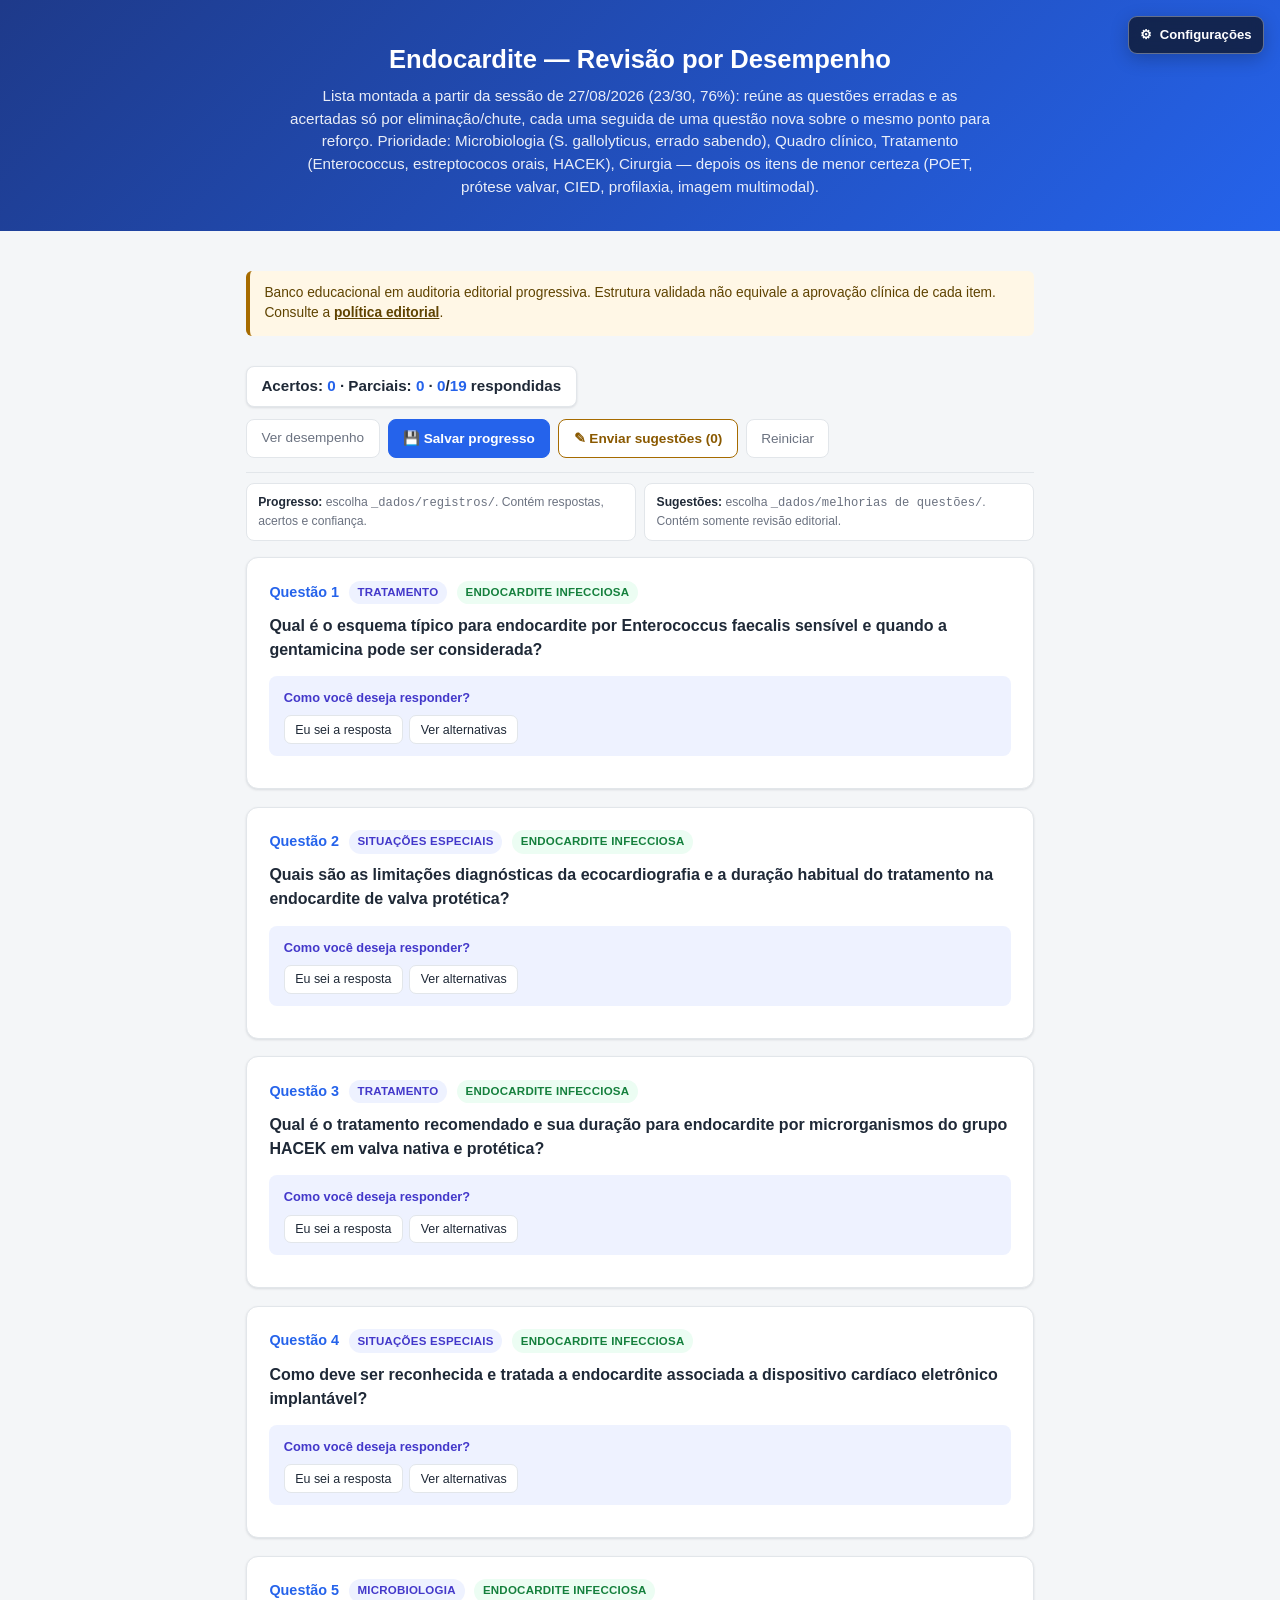
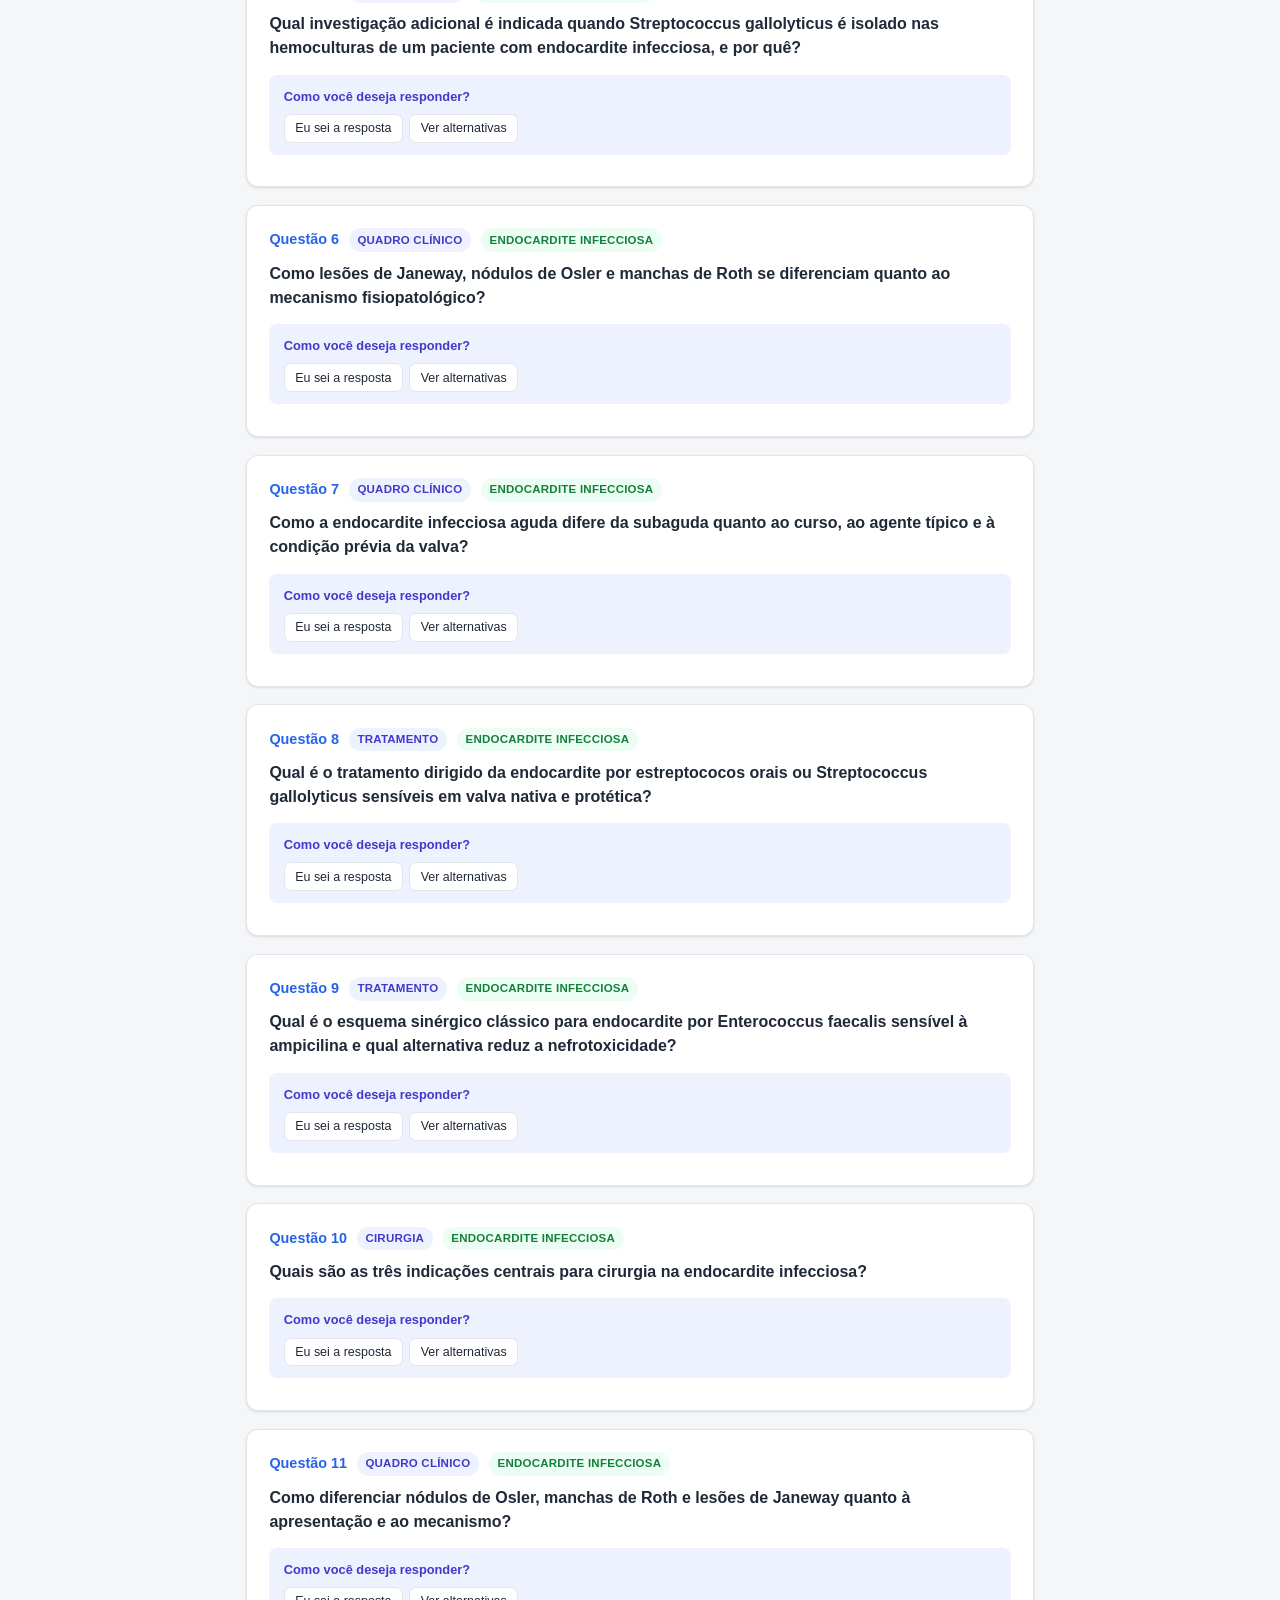
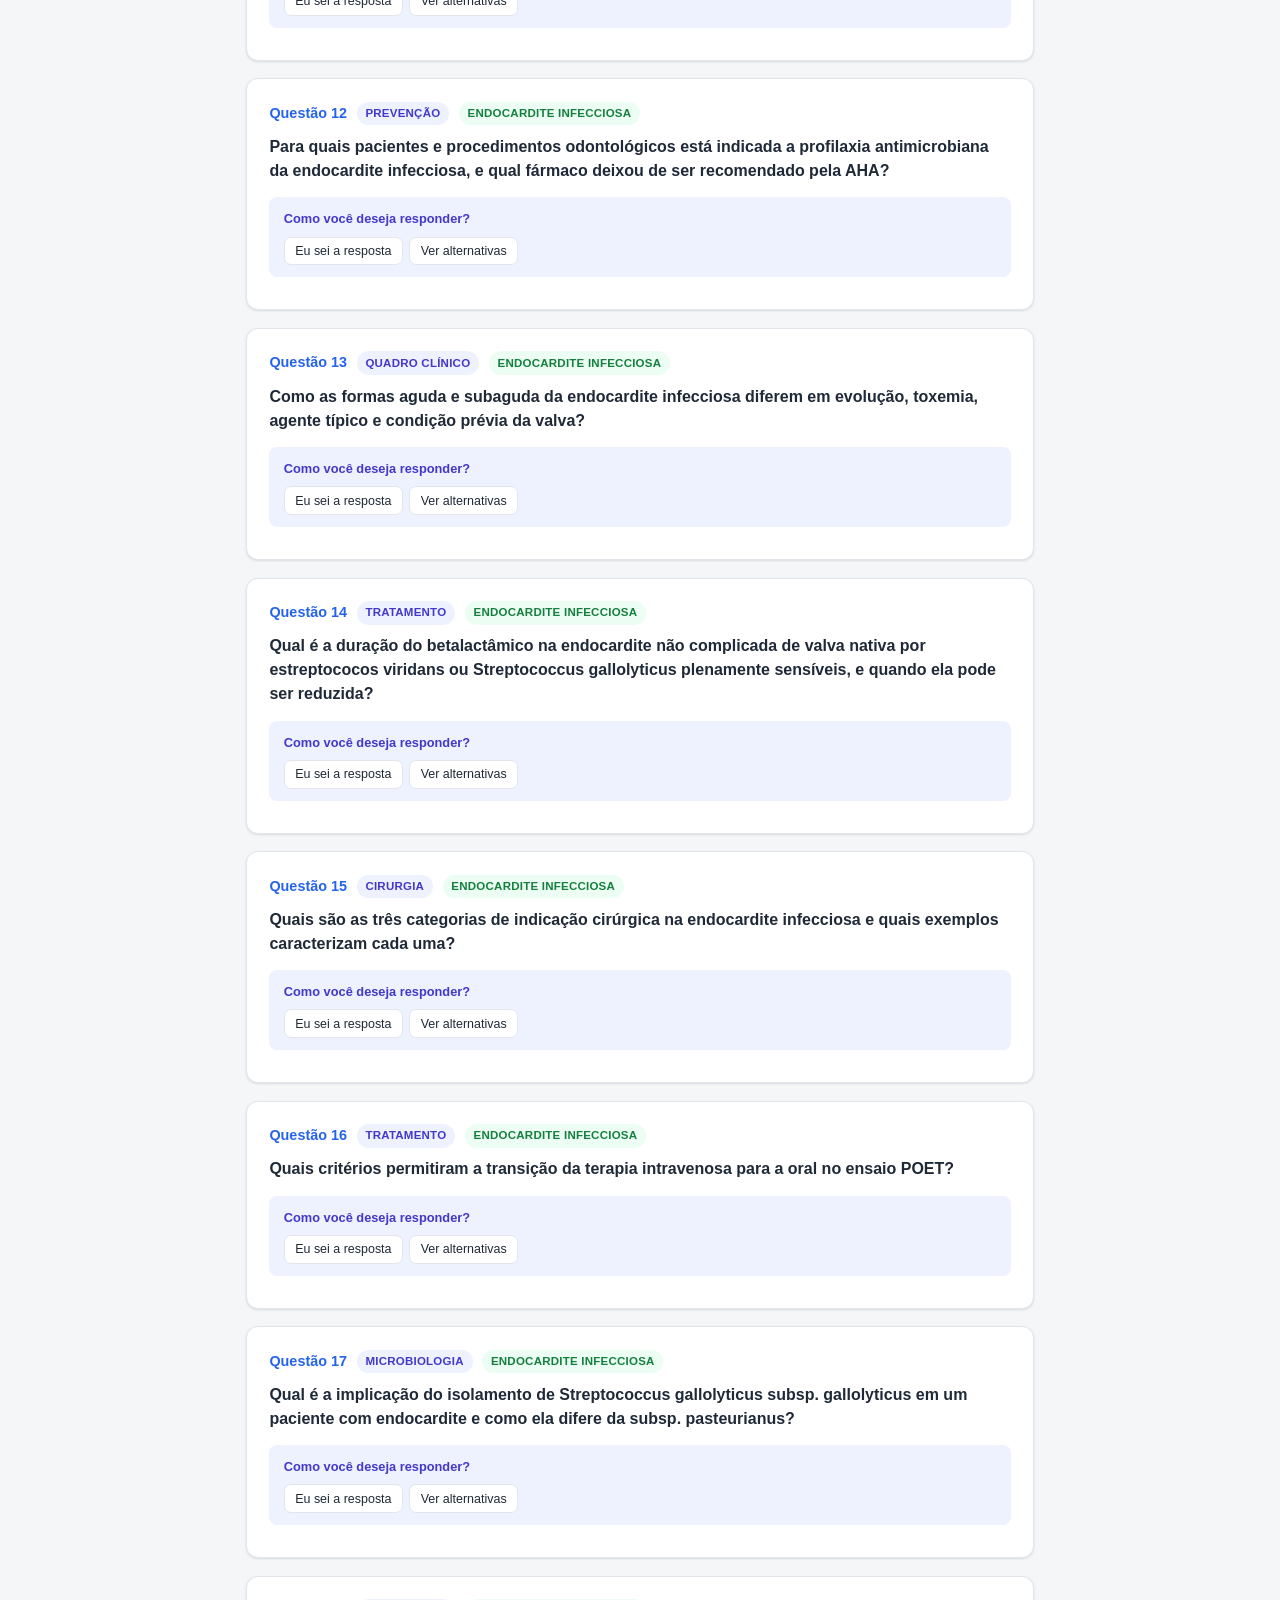
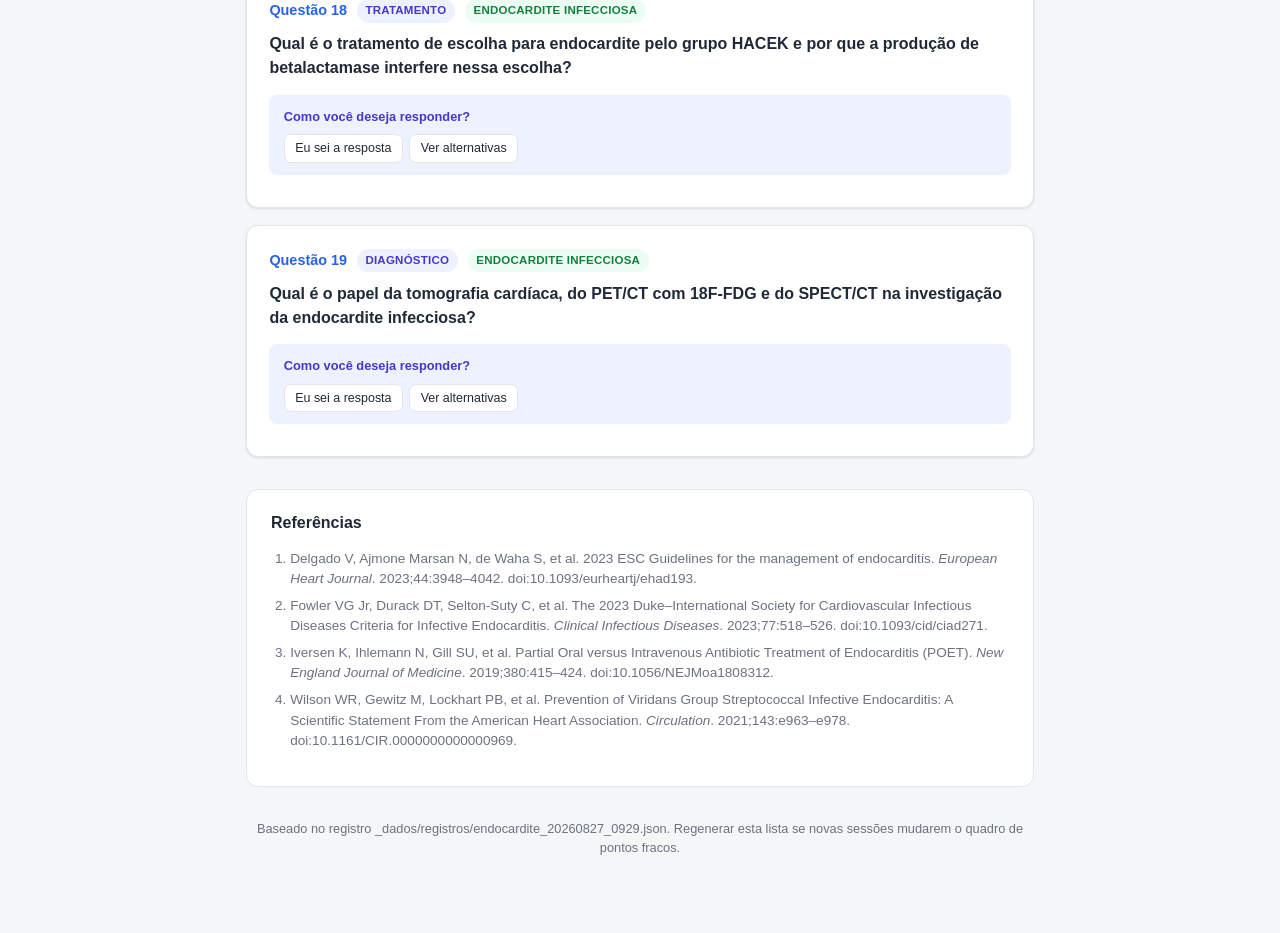
<file: medicina/endocardite-revisao-desempenho.html>
<!DOCTYPE html>
<html lang="pt-BR">
<head>
<meta charset="UTF-8">
<meta name="viewport" content="width=device-width, initial-scale=1.0">
<title id="page-title">Questões</title>
<link rel="stylesheet" href="../_shared/theme.css">
<style>
  /* Específico deste template: cabeçalho, contêiner, botão flutuante de
     configurações e variantes extras de botão (progresso/qualidade). O
     restante do tema e dos componentes de quiz vem de ../_shared/theme.css —
     não duplique regras já definidas lá. */
  header {
    background: linear-gradient(135deg, #1e3a8a, #2563eb);
    color: #fff;
    padding: 2.5rem 1.5rem 2rem;
    text-align: center;
  }
  header h1 { margin: 0 0 0.4rem; font-size: 1.6rem; }
  header p { margin: 0 auto; opacity: 0.9; font-size: 0.95rem; max-width: 700px; }
  .container { max-width: 820px; margin: 0 auto; padding: 1.5rem 1rem 4rem; }

  button.export-progress { background: var(--accent); border-color: var(--accent); color: var(--accent-contrast); }
  button.export-progress:hover { background: color-mix(in srgb, var(--accent) 84%, #000); color: var(--accent-contrast); }
  button.export-quality { border-color: #a66b00; color: #8a5900; }
  button.export-quality:hover { background: #fff7e6; color: #6f4800; }
  .save-actions { display: flex; gap: 0.5rem; flex-wrap: wrap; }
  .save-guidance { display: grid; grid-template-columns: repeat(2, minmax(0, 1fr)); gap: 0.55rem; margin: -0.6rem 0 1rem; }
  .save-guidance p { margin: 0; padding: 0.6rem 0.7rem; border: 1px solid var(--border); border-radius: 8px; background: var(--card-bg); color: var(--text-muted); font-size: 0.76rem; }
  .save-guidance strong { color: var(--text); }
  .settings-trigger {
    position: fixed; top: 1rem; right: 1rem; z-index: 50; display: inline-flex; align-items: center; gap: 0.45rem;
    border: 1px solid rgba(255,255,255,0.35); border-radius: 9px; padding: 0.52rem 0.72rem;
    background: rgba(15,23,42,0.78); color: #fff; font: inherit; font-size: 0.82rem; font-weight: 700;
    cursor: pointer; box-shadow: 0 5px 18px rgba(0,0,0,0.22); backdrop-filter: blur(8px);
  }
  .settings-trigger:hover { background: var(--accent); color: var(--accent-contrast); }

  body[data-view="focus"] .editorial-notice,
  body[data-view="focus"] .footnote { display: none; }

  .footnote {
    text-align: center; color: var(--text-muted); font-size: 0.8rem; margin-top: 2rem;
  }
  .editorial-notice {
    margin: 1rem 0; padding: 0.75rem 0.9rem; border-left: 4px solid #a66b00;
    background: #fff7e6; color: #5f4300; border-radius: 6px; font-size: 0.86rem;
  }
  .editorial-notice a { color: inherit; font-weight: 700; }

  :root[data-theme="dark"] button.export-quality { color: #f0b96a; border-color: #b8791f; }
  :root[data-theme="dark"] button.export-quality:hover { background: #2e2013; color: #ffd28a; }
  :root[data-palette="presleep"] .editorial-notice { background: #fdf1de; color: #6b3f14; border-left-color: #a66b00; }
  :root[data-theme="dark"][data-palette="presleep"] .editorial-notice { background: #2e2013; color: #f0b96a; border-left-color: #b8791f; }

  @media (max-width: 560px) {
    .settings-trigger .settings-label { display: none; }
    .setting-row { align-items: stretch; flex-direction: column; }
    .setting-row .segmented-control { align-self: stretch; }
    .setting-row .segmented-control button { flex: 1; }
    .save-guidance { grid-template-columns: 1fr; }
  }
</style>
</head>
<body>

<button type="button" class="settings-trigger" aria-haspopup="dialog" aria-label="Abrir configurações">
  <span aria-hidden="true">⚙</span><span class="settings-label">Configurações</span>
</button>

<header>
  <h1 id="quiz-title"></h1>
  <p id="quiz-desc"></p>
</header>

<div class="container">
  <div class="editorial-notice" role="note">
    Banco educacional em auditoria editorial progressiva. Estrutura validada não equivale
    a aprovação clínica de cada item. Consulte a
    <a href="../_banco/POLITICA-EDITORIAL.md">política editorial</a>.
  </div>
  <div class="toolbar">
    <div class="score">Acertos: <span id="score-correct">0</span> · Parciais: <span id="score-partial">0</span> · <span id="score-total">0</span>/<span id="score-max">0</span> respondidas</div>
    <div class="toolbar-right">
      <a class="dash-link" href="../_dados/dashboard.html" target="_blank">Ver desempenho</a>
      <div class="save-actions" aria-label="Opções de salvamento">
        <button class="export export-progress" id="save-progress" onclick="saveRegistro()" title="Salva respostas e desempenho em _dados/registros">💾 Salvar progresso</button>
        <button class="export export-quality" id="save-quality" onclick="saveQualityReviews()" title="Salva avaliações editoriais em _dados/melhorias de questões">✎ Enviar sugestões (<span id="quality-pending">0</span>)</button>
      </div>
      <button class="reset" onclick="resetQuiz()">Reiniciar</button>
    </div>
  </div>
  <div class="save-guidance" aria-label="Destino dos arquivos salvos">
    <p><strong>Progresso:</strong> escolha <code>_dados/registros/</code>. Contém respostas, acertos e confiança.</p>
    <p><strong>Sugestões:</strong> escolha <code>_dados/melhorias de questões/</code>. Contém somente revisão editorial.</p>
  </div>
  <p class="export-hint" id="export-hint">Arquivo baixado. Mova-o para <code>Questões/_dados/registros/</code> para que apareça no painel de desempenho.</p>

  <nav class="focus-navigation" aria-label="Navegação entre questões">
    <button type="button" id="focus-prev">&larr; Anterior</button>
    <span class="focus-position" id="focus-position" aria-live="polite"></span>
    <button type="button" id="focus-next">Próxima &rarr;</button>
  </nav>

  <div id="quiz"></div>

  <div class="refs">
    <h2>Referências</h2>
    <ol id="ref-list"></ol>
  </div>

  <p class="footnote" id="quiz-footnote"></p>
</div>

<div class="settings-overlay" id="settings-overlay" aria-hidden="true">
  <section class="settings-dialog" role="dialog" aria-modal="true" aria-labelledby="settings-title" aria-describedby="settings-description">
    <div class="settings-header">
      <div><h2 id="settings-title">Configurações</h2><p id="settings-description">Personalize a aparência e a forma de navegar pelas questões.</p></div>
      <button type="button" class="settings-close" aria-label="Fechar configurações">&times;</button>
    </div>
    <div class="settings-body">
      <div class="setting-row">
        <div class="setting-copy"><strong>Tema</strong><span>Escolha a claridade da interface.</span></div>
        <div class="segmented-control" aria-label="Tema da interface">
          <button type="button" data-theme-choice="light" aria-pressed="false">Claro</button><button type="button" data-theme-choice="dark" aria-pressed="false">Escuro</button>
        </div>
      </div>
      <div class="setting-row">
        <div class="setting-copy"><strong>Paleta de cores</strong><span>Normal ou tons que afetam menos o sono.</span></div>
        <div class="segmented-control" aria-label="Paleta de cores">
          <button type="button" data-palette-choice="normal" aria-pressed="false">Normal</button><button type="button" data-palette-choice="presleep" aria-pressed="false">Pré-sono</button>
        </div>
      </div>
      <div class="setting-row">
        <div class="setting-copy"><strong>Exibição das questões</strong><span>Veja todas ou concentre-se em uma por tela.</span></div>
        <div class="segmented-control" aria-label="Formato das questões">
          <button type="button" data-view-choice="list" aria-pressed="false">Lista</button><button type="button" data-view-choice="focus" aria-pressed="false">Uma por vez</button>
        </div>
      </div>
    </div>
    <div class="settings-footer"><button type="button" class="settings-done">Concluído</button></div>
  </section>
</div>

<script type="application/json" id="quiz-data">
{
  "quizId": "endocardite-revisao-desempenho",
  "title": "Endocardite — Revisão por Desempenho",
  "description": "Lista montada a partir da sessão de 27/08/2026 (23/30, 76%): reúne as questões erradas e as acertadas só por eliminação/chute, cada uma seguida de uma questão nova sobre o mesmo ponto para reforço. Prioridade: Microbiologia (S. gallolyticus, errado sabendo), Quadro clínico, Tratamento (Enterococcus, estreptococos orais, HACEK), Cirurgia — depois os itens de menor certeza (POET, prótese valvar, CIED, profilaxia, imagem multimodal).",
  "footnote": "Baseado no registro _dados/registros/endocardite_20260827_0929.json. Regenerar esta lista se novas sessões mudarem o quadro de pontos fracos.",
  "questions": [
    {
      "id": "endocardite-10",
      "tema": "Endocardite Infecciosa",
      "cat": "Microbiologia",
      "classificacao": {
        "area": "Medicina",
        "disciplina": "Infectologia",
        "disciplinasRelacionadas": [
          "Cardiologia",
          "Microbiologia"
        ],
        "tema": "Endocardite Infecciosa",
        "subtema": "Microbiologia",
        "focos": [],
        "competencia": "Raciocínio diagnóstico",
        "complexidade": "Integração",
        "contexto": "Caso clínico",
        "hierarquia": [
          "Medicina",
          "Infectologia",
          "Endocardite Infecciosa",
          "Microbiologia"
        ]
      },
      "q": "Qual investigação adicional é indicada quando Streptococcus gallolyticus é isolado nas hemoculturas de um paciente com endocardite infecciosa, e por quê?",
      "options": [
        "Avaliação odontológica, pela associação predominante desse agente com periodontite e bacteremia após manipulação gengival",
        "Ecocardiografia seriada para pesquisar endocardite fúngica concomitante, associação descrita com esse estreptococo",
        "Investigação do trato urinário, especialmente para neoplasia de bexiga e alterações estruturais predisponentes",
        "Investigação hepatobiliar por imagem, associação que supera a relação desse agente com lesões colorretais",
        "Investigação colônica (ex.: colonoscopia), pela associação bem estabelecida com neoplasia/lesões de cólon"
      ],
      "correct": 4,
      "exp": "O material cita explicitamente: \"Streptococcus gallolyticus exige investigação colônica\" — associação clássica com neoplasia/pólipos de cólon.",
      "ref": [
        "delgado2023-esc-endocardite"
      ],
      "itemVersion": 1,
      "editorialState": "aprovada"
    },
    {
      "id": "endocardite-36",
      "tema": "Endocardite Infecciosa",
      "cat": "Microbiologia",
      "classificacao": {
        "area": "Medicina",
        "disciplina": "Infectologia",
        "disciplinasRelacionadas": [
          "Cardiologia",
          "Microbiologia"
        ],
        "tema": "Endocardite Infecciosa",
        "subtema": "Microbiologia",
        "focos": [],
        "competencia": "Conhecimento fundamental",
        "complexidade": "Integração",
        "contexto": "Caso clínico",
        "hierarquia": [
          "Medicina",
          "Infectologia",
          "Endocardite Infecciosa",
          "Microbiologia"
        ]
      },
      "q": "Qual é a implicação do isolamento de Streptococcus gallolyticus subsp. gallolyticus em um paciente com endocardite e como ela difere da subsp. pasteurianus?",
      "options": [
        "Há forte associação com neoplasia colorretal, indicando colonoscopia mesmo sem sintomas gastrointestinais — associação bem mais fraca na subsp. pasteurianus, mais ligada a comorbidades hepatobiliares",
        "A associação com neoplasia colorretal seria exclusiva da subsp. pasteurianus, não se aplicando de forma alguma à subsp. gallolyticus, que teria baixo risco oncológico reconhecido",
        "O achado não teria relevância oncológica estabelecida na literatura, sendo a colonoscopia reservada apenas a pacientes com sintomas gastrointestinais concomitantes já evidentes",
        "A investigação colonoscópica só se justificaria havendo anemia ferropriva associada e documentada, sendo dispensável na ausência completa desse achado laboratorial específico",
        "A associação epidemiológica descrita seria com neoplasias gástricas, não colorretais, sendo a endoscopia digestiva alta o exame indicado nesse contexto clínico particular"
      ],
      "correct": 0,
      "exp": "S. gallolyticus subsp. gallolyticus (antigo S. bovis biotipo I) tem associação bem estabelecida com neoplasia/pólipos colorretais, justificando colonoscopia mesmo em paciente assintomático do ponto de vista gastrointestinal. A subsp. pasteurianus (antigo biotipo II) tem associação mais fraca com neoplasia colorretal e mais ligação a doença hepatobiliar e idade extrema.",
      "ref": [
        "fowler2023-duke-iscvid"
      ],
      "itemVersion": 1,
      "editorialState": "aprovada"
    },
    {
      "id": "endocardite-12",
      "tema": "Endocardite Infecciosa",
      "cat": "Quadro clínico",
      "classificacao": {
        "area": "Medicina",
        "disciplina": "Infectologia",
        "disciplinasRelacionadas": [
          "Cardiologia",
          "Microbiologia"
        ],
        "tema": "Endocardite Infecciosa",
        "subtema": "Quadro clínico",
        "focos": [],
        "competencia": "Raciocínio diagnóstico",
        "complexidade": "Integração",
        "contexto": "Caso clínico",
        "hierarquia": [
          "Medicina",
          "Infectologia",
          "Endocardite Infecciosa",
          "Quadro clínico"
        ]
      },
      "q": "Como diferenciar nódulos de Osler, manchas de Roth e lesões de Janeway quanto à apresentação e ao mecanismo?",
      "options": [
        "Nódulos de Osler seriam sempre indolores e decorreriam de microembolização séptica direta às polpas digitais, enquanto lesões de Janeway seriam dolorosas e decorreriam de imunocomplexos circulantes",
        "Nódulos de Osler (dolorosos, polpas digitais) e manchas de Roth refletem fenômenos imunológicos por imunocomplexos, enquanto lesões de Janeway (indolores, palmoplantares) refletem microembolização séptica",
        "Manchas de Roth seriam achados cutâneos localizados nas regiões palmoplantares, mecanicamente idênticos às lesões de Janeway quanto à origem embólica direta e ao mecanismo fisiopatológico subjacente",
        "A presença de estigmas periféricos clássicos teria sempre alta sensibilidade diagnóstica, de modo que a ausência deles praticamente excluiria por completo o diagnóstico de endocardite infecciosa",
        "Hemorragias em lasca subungueais e petéquias cutâneas seriam consideradas classicamente fenômenos imunológicos mediados por imunocomplexos, e não fenômenos vasculares diretos da própria doença"
      ],
      "correct": 1,
      "exp": "Fenômenos imunológicos: nódulos de Osler (dolorosos), manchas de Roth (hemorragias retinianas com centro pálido), glomerulonefrite. Fenômenos vasculares: petéquias, hemorragias em lasca, lesões de Janeway (indolores, palmoplantares), aneurisma infeccioso, hemorragia intracraniana. Esses achados têm baixa sensibilidade — sua ausência não afasta EI.",
      "ref": [
        "delgado2023-esc-endocardite"
      ],
      "itemVersion": 1,
      "editorialState": "aprovada"
    },
    {
      "id": "endocardite-38",
      "tema": "Endocardite Infecciosa",
      "cat": "Quadro clínico",
      "classificacao": {
        "area": "Medicina",
        "disciplina": "Infectologia",
        "disciplinasRelacionadas": [
          "Cardiologia",
          "Microbiologia"
        ],
        "tema": "Endocardite Infecciosa",
        "subtema": "Quadro clínico",
        "focos": [],
        "competencia": "Raciocínio diagnóstico",
        "complexidade": "Aplicação",
        "contexto": "Pergunta direta",
        "hierarquia": [
          "Medicina",
          "Infectologia",
          "Endocardite Infecciosa",
          "Quadro clínico"
        ]
      },
      "q": "Como lesões de Janeway, nódulos de Osler e manchas de Roth se diferenciam quanto ao mecanismo fisiopatológico?",
      "options": [
        "Nódulos de Osler e lesões de Janeway compartilhariam exatamente o mesmo mecanismo embólico séptico direto, diferindo apenas na localização anatômica precisa da lesão cutânea observada",
        "Manchas de Roth resultariam predominantemente de embolização séptica retiniana direta, enquanto os imunocomplexos circulantes explicariam apenas os nódulos de Osler isolados observados",
        "Lesões de Janeway (máculas indolores palmoplantares) resultam de microembolização séptica direta, enquanto nódulos de Osler (dolorosos, em polpas digitais) e manchas de Roth resultam de depósito de imunocomplexos",
        "Lesões de Janeway seriam sempre dolorosas e de mecanismo imunológico, enquanto nódulos de Osler seriam sempre indolores e de mecanismo embólico direto característico",
        "Todos os fenômenos periféricos clássicos (Janeway, Osler, Roth) teriam mecanismo fisiopatológico completamente indeterminado, sem qualquer consenso estabelecido sobre embolização séptica ou imunocomplexos circulantes"
      ],
      "correct": 2,
      "exp": "Lesões de Janeway são embólicas sépticas (indolores, palmoplantares). Nódulos de Osler (dolorosos, polpas digitais) e manchas de Roth (retinianas) são classicamente atribuídos a depósito de imunocomplexos — mecanismo imunológico, distinto do embólico direto.",
      "ref": [
        "fowler2023-duke-iscvid"
      ],
      "itemVersion": 1,
      "editorialState": "aprovada"
    },
    {
      "id": "endocardite-11",
      "tema": "Endocardite Infecciosa",
      "cat": "Quadro clínico",
      "classificacao": {
        "area": "Medicina",
        "disciplina": "Infectologia",
        "disciplinasRelacionadas": [
          "Cardiologia",
          "Microbiologia"
        ],
        "tema": "Endocardite Infecciosa",
        "subtema": "Quadro clínico",
        "focos": [],
        "competencia": "Raciocínio diagnóstico",
        "complexidade": "Aplicação",
        "contexto": "Pergunta direta",
        "hierarquia": [
          "Medicina",
          "Infectologia",
          "Endocardite Infecciosa",
          "Quadro clínico"
        ]
      },
      "q": "Como a endocardite infecciosa aguda difere da subaguda quanto ao curso, ao agente típico e à condição prévia da valva?",
      "options": [
        "A EI aguda estafilocócica tem curso fulminante em dias, tipicamente sobre valva nativa previamente normal; a subaguda, frequentemente por estreptococos do grupo viridans, evolui de forma arrastada sobre valva já lesada",
        "A EI subaguda se caracterizaria por hemoculturas frequentemente negativas e por evolução arrastada ao longo de semanas, enquanto a forma aguda seria definida sempre pela positividade precoce das hemoculturas colhidas",
        "A forma aguda predominaria tipicamente em valvas já previamente lesadas, sobretudo por estreptococos do grupo viridans; já a subaguda acometeria valvas normais, tipicamente causada por S. aureus",
        "A distinção entre as formas se basearia principalmente na presença de complicações embólicas: sistêmicas e disseminadas na forma aguda, e exclusivamente pulmonares isoladas na forma subaguda",
        "S. aureus predominaria igualmente nas duas formas de apresentação clínica da doença; o estado prévio da valva determinaria isoladamente se a apresentação seria aguda ou subaguda"
      ],
      "correct": 0,
      "exp": "Conforme Delgado et al. (ESC 2023): EI subaguda combina febre arrastada/recorrente, sopro sobre valvopatia prévia, esplenomegalia e emagrecimento, tipicamente por estreptococos viridans em valva já lesada — em contraste com a EI aguda estafilocócica, fulminante, sobre valva nativa até então normal.",
      "ref": [
        "delgado2023-esc-endocardite"
      ],
      "itemVersion": 1,
      "editorialState": "aprovada"
    },
    {
      "id": "endocardite-42",
      "tema": "Endocardite Infecciosa",
      "cat": "Quadro clínico",
      "classificacao": {
        "area": "Medicina",
        "disciplina": "Infectologia",
        "disciplinasRelacionadas": [
          "Cardiologia",
          "Microbiologia"
        ],
        "tema": "Endocardite Infecciosa",
        "subtema": "Quadro clínico",
        "focos": [],
        "competencia": "Raciocínio diagnóstico",
        "complexidade": "Aplicação",
        "contexto": "Pergunta direta",
        "hierarquia": [
          "Medicina",
          "Infectologia",
          "Endocardite Infecciosa",
          "Quadro clínico"
        ]
      },
      "q": "Como as formas aguda e subaguda da endocardite infecciosa diferem em evolução, toxemia, agente típico e condição prévia da valva?",
      "options": [
        "A forma subaguda evoluiria tipicamente em poucos dias com toxemia franca e predominaria em valva previamente normal ao exame; a aguda evoluiria ao longo de semanas sobre valva já lesada",
        "A forma aguda cursa com toxemia franca e evolução em dias, tipicamente por S. aureus em valva previamente normal; a subaguda evolui em semanas a meses, insidiosa, mais associada a estreptococos viridans em valva já lesada",
        "A forma aguda seria definida exclusivamente pela etiologia estafilocócica, e a subaguda exclusivamente pela etiologia estreptocócica, ainda que a duração dos sintomas fosse praticamente semelhante entre as duas formas",
        "A forma aguda e a subaguda diferiram apenas pelo território embólico predominante envolvido, mas apresentariam velocidade de evolução clínica praticamente semelhante entre si ao longo do tempo",
        "A forma aguda ocorreria preferencialmente sobre valva já previamente lesada, enquanto a subaguda predominaria em valva estruturalmente normal identificada ao ecocardiograma inicial"
      ],
      "correct": 1,
      "exp": "EI aguda: evolução em dias, toxemia franca, tipicamente S. aureus, frequentemente em valva normal. EI subaguda: evolução insidiosa em semanas a meses, mais associada a estreptococos viridans/organismos de baixa virulência, geralmente em valva com lesão estrutural prévia.",
      "ref": [
        "fowler2023-duke-iscvid"
      ],
      "itemVersion": 1,
      "editorialState": "aprovada"
    },
    {
      "id": "endocardite-22",
      "tema": "Endocardite Infecciosa",
      "cat": "Tratamento",
      "classificacao": {
        "area": "Medicina",
        "disciplina": "Infectologia",
        "disciplinasRelacionadas": [
          "Cardiologia",
          "Microbiologia"
        ],
        "tema": "Endocardite Infecciosa",
        "subtema": "Tratamento",
        "focos": [],
        "competencia": "Decisão terapêutica",
        "complexidade": "Aplicação",
        "contexto": "Pergunta direta",
        "hierarquia": [
          "Medicina",
          "Infectologia",
          "Endocardite Infecciosa",
          "Tratamento"
        ]
      },
      "q": "Qual é o esquema típico para endocardite por Enterococcus faecalis sensível e quando a gentamicina pode ser considerada?",
      "options": [
        "Ceftriaxona em monoterapia por 6 semanas completas de tratamento, aproveitando sua suposta atividade intrínseca bactericida contra enterococos plenamente sensíveis à ampicilina",
        "Ampicilina associada a ceftriaxona (dose dividida) por 6 semanas, com alternativa de ampicilina/amoxicilina + gentamicina por período limitado em pacientes selecionados com função renal adequada",
        "Vancomicina em monoterapia por 6 semanas completas, mesmo em cepas plenamente sensíveis à ampicilina, apenas para assegurar maior ação bactericida no esquema escolhido",
        "Ampicilina em monoterapia por 6 semanas completas de tratamento, adicionando ceftriaxona somente se houver resistência de alto nível a aminoglicosídeo já claramente documentada",
        "Ampicilina associada a gentamicina por apenas 2 semanas completas, duração equivalente à usada nos estreptococos orais plenamente sensíveis à penicilina isolada"
      ],
      "correct": 1,
      "exp": "Ampicilina 12 g/dia IV + ceftriaxona 4 g/dia IV (dividida em 2 doses) por 6 semanas; alternativa: ampicilina/amoxicilina + gentamicina por período limitado se suscetível e função renal adequada.",
      "ref": [
        "delgado2023-esc-endocardite"
      ],
      "itemVersion": 1,
      "editorialState": "aprovada"
    },
    {
      "id": "endocardite-37",
      "tema": "Endocardite Infecciosa",
      "cat": "Tratamento",
      "classificacao": {
        "area": "Medicina",
        "disciplina": "Infectologia",
        "disciplinasRelacionadas": [
          "Cardiologia",
          "Microbiologia"
        ],
        "tema": "Endocardite Infecciosa",
        "subtema": "Tratamento",
        "focos": [],
        "competencia": "Decisão terapêutica",
        "complexidade": "Aplicação",
        "contexto": "Pergunta direta",
        "hierarquia": [
          "Medicina",
          "Infectologia",
          "Endocardite Infecciosa",
          "Tratamento"
        ]
      },
      "q": "Qual é o esquema sinérgico clássico para endocardite por Enterococcus faecalis sensível à ampicilina e qual alternativa reduz a nefrotoxicidade?",
      "options": [
        "Vancomicina isolada em monoterapia constituiria o esquema clássico de escolha nesse cenário; daptomicina isolada seria a alternativa poupadora de nefrotoxicidade renal",
        "Ampicilina + gentamicina como esquema clássico; ampicilina + ceftriaxona como alternativa eficaz mesmo em cepas com resistência de alto nível a aminoglicosídeo (HLAR)",
        "Penicilina G isolada em altas doses constituiria o esquema clássico de escolha nesse cenário; linezolida isolada seria a alternativa poupadora de nefrotoxicidade renal",
        "Ampicilina isolada em monoterapia constituiria o esquema clássico de escolha nesse cenário, sem alternativa validada disponível para poupar nefrotoxicidade em cepas HLAR",
        "Ceftriaxona isolada em monoterapia constituiria o esquema clássico de escolha nesse cenário; vancomicina associada a gentamicina seria a alternativa poupadora de nefrotoxicidade"
      ],
      "correct": 1,
      "exp": "O esquema sinérgico clássico para E. faecalis sensível é ampicilina + gentamicina. Quando há resistência de alto nível a aminoglicosídeo (HLAR) ou se busca evitar nefrotoxicidade, ampicilina + ceftriaxona (sinergismo por dupla inibição de PBPs) é alternativa validada e eficaz, inclusive em HLAR.",
      "ref": [
        "fowler2023-duke-iscvid"
      ],
      "itemVersion": 1,
      "editorialState": "aprovada"
    },
    {
      "id": "endocardite-20",
      "tema": "Endocardite Infecciosa",
      "cat": "Tratamento",
      "classificacao": {
        "area": "Medicina",
        "disciplina": "Infectologia",
        "disciplinasRelacionadas": [
          "Cardiologia",
          "Microbiologia"
        ],
        "tema": "Endocardite Infecciosa",
        "subtema": "Tratamento",
        "focos": [],
        "competencia": "Decisão terapêutica",
        "complexidade": "Aplicação",
        "contexto": "Pergunta direta",
        "hierarquia": [
          "Medicina",
          "Infectologia",
          "Endocardite Infecciosa",
          "Tratamento"
        ]
      },
      "q": "Qual é o tratamento dirigido da endocardite por estreptococos orais ou Streptococcus gallolyticus sensíveis em valva nativa e protética?",
      "options": [
        "Vancomicina isolada por 4 semanas em valva nativa e 6 semanas em prótese valvar, mesmo quando há sensibilidade plena e bem documentada do microrganismo à penicilina no antibiograma laboratorial realizado",
        "Oxacilina isolada por 4 semanas em valva nativa e 6 semanas em prótese valvar, com ceftriaxona reservada exclusivamente aos casos de alergia imediata bem comprovada à penicilina",
        "Daptomicina isolada por 4 semanas em valva nativa e 6 semanas em prótese valvar cirurgicamente implantada, associando gentamicina de rotina inclusive nos casos considerados não complicados clinicamente",
        "Penicilina ou ceftriaxona por apenas 2 semanas mesmo em valva nativa não complicada e sem endocardite prévia, sem qualquer necessidade de sinergismo com aminoglicosídeo em nenhum cenário clínico possível",
        "Penicilina G, amoxicilina ou ceftriaxona por 4 semanas em valva nativa e 6 semanas em prótese; regime de 2 semanas associado a gentamicina restrito a EI nativa não complicada, com função renal normal e critérios estritos"
      ],
      "correct": 4,
      "exp": "Penicilina G (12–18 milhões UI/dia), amoxicilina (12 g/dia) ou ceftriaxona (2 g/dia) IV: 4 semanas em valva nativa, 6 semanas em prótese. O regime curto de 2 semanas + gentamicina é reservado a EI nativa não complicada, função renal normal e critérios estritos.",
      "ref": [
        "delgado2023-esc-endocardite"
      ],
      "itemVersion": 1,
      "editorialState": "aprovada"
    },
    {
      "id": "endocardite-39",
      "tema": "Endocardite Infecciosa",
      "cat": "Tratamento",
      "classificacao": {
        "area": "Medicina",
        "disciplina": "Infectologia",
        "disciplinasRelacionadas": [
          "Cardiologia",
          "Microbiologia"
        ],
        "tema": "Endocardite Infecciosa",
        "subtema": "Tratamento",
        "focos": [],
        "competencia": "Decisão terapêutica",
        "complexidade": "Aplicação",
        "contexto": "Pergunta direta",
        "hierarquia": [
          "Medicina",
          "Infectologia",
          "Endocardite Infecciosa",
          "Tratamento"
        ]
      },
      "q": "Qual é a duração do betalactâmico na endocardite não complicada de valva nativa por estreptococos viridans ou Streptococcus gallolyticus plenamente sensíveis, e quando ela pode ser reduzida?",
      "options": [
        "6 semanas de betalactâmico isolado, reduzidas a apenas 4 semanas quando gentamicina é associada logo no início do tratamento",
        "4 semanas de betalactâmico associado a gentamicina durante todo o período completo de tratamento, sem qualquer possibilidade de esquema encurtado",
        "2 semanas de betalactâmico isolado, estendidas a 4 semanas apenas se houver embolização documentada durante a evolução",
        "4 semanas de betalactâmico isolado, podendo ser reduzida a 2 semanas se associado a gentamicina sinérgica nos primeiros dias do tratamento",
        "6 semanas de betalactâmico associado a gentamicina apenas nas duas primeiras semanas de tratamento, sem redução possível do tempo total"
      ],
      "correct": 3,
      "exp": "Em cepas plenamente sensíveis à penicilina, valva nativa não complicada: 4 semanas de betalactâmico isolado (penicilina/ceftriaxona), ou esquema encurtado de 2 semanas se associado a gentamicina sinérgica nos primeiros dias. Cepas com sensibilidade reduzida ou prótese valvar exigem esquemas mais longos.",
      "ref": [
        "fowler2023-duke-iscvid"
      ],
      "itemVersion": 1,
      "editorialState": "aprovada"
    },
    {
      "id": "endocardite-23",
      "tema": "Endocardite Infecciosa",
      "cat": "Tratamento",
      "classificacao": {
        "area": "Medicina",
        "disciplina": "Infectologia",
        "disciplinasRelacionadas": [
          "Cardiologia",
          "Microbiologia"
        ],
        "tema": "Endocardite Infecciosa",
        "subtema": "Tratamento",
        "focos": [],
        "competencia": "Decisão terapêutica",
        "complexidade": "Aplicação",
        "contexto": "Pergunta direta",
        "hierarquia": [
          "Medicina",
          "Infectologia",
          "Endocardite Infecciosa",
          "Tratamento"
        ]
      },
      "q": "Qual é o tratamento recomendado e sua duração para endocardite por microrganismos do grupo HACEK em valva nativa e protética?",
      "options": [
        "Penicilina G isolada por 4 semanas em valva nativa e 6 semanas em prótese, presumindo sensibilidade uniforme do grupo",
        "Vancomicina isolada por 4 semanas, dada suposta resistência intrínseca do grupo HACEK a betalactâmicos",
        "Ceftriaxona, geralmente por 4 semanas em valva nativa e 6 semanas em prótese",
        "Daptomicina em alta dose por 2 semanas, esquema padrão recomendado para esse grupo",
        "Metronidazol associado a aminoglicosídeo, refletindo natureza predominantemente anaeróbia desse grupo"
      ],
      "correct": 2,
      "exp": "HACEK: ceftriaxona 2 g/dia IV — em geral 4 semanas na valva nativa e 6 semanas na prótese. O grupo HACEK é composto por bacilos Gram-negativos fastidiosos, não anaeróbios.",
      "ref": [
        "delgado2023-esc-endocardite"
      ],
      "itemVersion": 1,
      "editorialState": "aprovada"
    },
    {
      "id": "endocardite-41",
      "tema": "Endocardite Infecciosa",
      "cat": "Tratamento",
      "classificacao": {
        "area": "Medicina",
        "disciplina": "Infectologia",
        "disciplinasRelacionadas": [
          "Cardiologia",
          "Microbiologia"
        ],
        "tema": "Endocardite Infecciosa",
        "subtema": "Tratamento",
        "focos": [
          "microbiologia"
        ],
        "competencia": "Decisão terapêutica",
        "complexidade": "Aplicação",
        "contexto": "Pergunta direta",
        "hierarquia": [
          "Medicina",
          "Infectologia",
          "Endocardite Infecciosa",
          "Tratamento",
          "Microbiologia"
        ]
      },
      "q": "Qual é o tratamento de escolha para endocardite pelo grupo HACEK e por que a produção de betalactamase interfere nessa escolha?",
      "options": [
        "Ceftriaxona (cefalosporina de 3ª geração), pela prevalência relevante de cepas produtoras de betalactamase, que compromete a eficácia da ampicilina isolada",
        "Ampicilina isolada em monoterapia, pois a produção de betalactamase seria infrequente e o teste de sensibilidade permitiria ajuste posterior",
        "Vancomicina isolada, pela suposta resistência intrínseca dos microrganismos do grupo HACEK às cefalosporinas de terceira geração disponíveis",
        "Penicilina G associada a gentamicina, esquema clássico que supostamente superaria a produção de betalactamase pelas cepas do grupo HACEK",
        "Ciprofloxacino associado a aminoglicosídeo, reservando a ceftriaxona apenas às cepas comprovadamente sem qualquer produção de betalactamase"
      ],
      "correct": 0,
      "exp": "Como parte relevante das cepas do grupo HACEK produz betalactamase, comprometendo a ampicilina, o tratamento de escolha é ceftriaxona (ou outra cefalosporina de 3ª geração), geralmente por 4 semanas em valva nativa.",
      "ref": [
        "fowler2023-duke-iscvid"
      ],
      "itemVersion": 1,
      "editorialState": "aprovada"
    },
    {
      "id": "endocardite-25",
      "tema": "Endocardite Infecciosa",
      "cat": "Cirurgia",
      "classificacao": {
        "area": "Medicina",
        "disciplina": "Infectologia",
        "disciplinasRelacionadas": [
          "Cardiologia",
          "Microbiologia"
        ],
        "tema": "Endocardite Infecciosa",
        "subtema": "Cirurgia",
        "focos": [],
        "competencia": "Decisão terapêutica",
        "complexidade": "Aplicação",
        "contexto": "Pergunta direta",
        "hierarquia": [
          "Medicina",
          "Infectologia",
          "Endocardite Infecciosa",
          "Cirurgia"
        ]
      },
      "q": "Quais são as três indicações centrais para cirurgia na endocardite infecciosa?",
      "options": [
        "Insuficiência renal aguda, febre persistente isolada e leucocitose",
        "Hipertensão pulmonar, arritmia ventricular e disfunção hepática",
        "Idade avançada, comorbidade cardiovascular prévia e tempo prolongado de bacteremia, independentemente de outros achados",
        "Falha do ecocardiograma em demonstrar vegetação, isoladamente, já configura indicação cirúrgica",
        "Insuficiência cardíaca, infecção não controlada e prevenção de embolização"
      ],
      "correct": 4,
      "exp": "As três indicações-mãe: insuficiência cardíaca (regurgitação/obstrução/fístula aguda grave), infecção não controlada (abscesso, vegetação crescente, bacteremia persistente, fungo/multirresistente) e prevenção de embolia (vegetação ≥10 mm com evento prévio ou outra indicação).",
      "ref": [
        "delgado2023-esc-endocardite"
      ],
      "itemVersion": 1,
      "editorialState": "aprovada"
    },
    {
      "id": "endocardite-40",
      "tema": "Endocardite Infecciosa",
      "cat": "Cirurgia",
      "classificacao": {
        "area": "Medicina",
        "disciplina": "Infectologia",
        "disciplinasRelacionadas": [
          "Cardiologia",
          "Microbiologia"
        ],
        "tema": "Endocardite Infecciosa",
        "subtema": "Cirurgia",
        "focos": [],
        "competencia": "Decisão terapêutica",
        "complexidade": "Aplicação",
        "contexto": "Pergunta direta",
        "hierarquia": [
          "Medicina",
          "Infectologia",
          "Endocardite Infecciosa",
          "Cirurgia"
        ]
      },
      "q": "Quais são as três categorias de indicação cirúrgica na endocardite infecciosa e quais exemplos caracterizam cada uma?",
      "options": [
        "Febre persistente isolada, uma única hemocultura periférica positiva isolada e a presença de qualquer vegetação ao ecocardiograma transtorácico, independentemente do tamanho ou da repercussão hemodinâmica associada ao achado encontrado",
        "Idade avançada isolada do paciente, comorbidade cardiovascular prévia já estabelecida antes do quadro atual e isolamento de agente etiológico resistente ao antibiótico de primeira linha inicialmente escolhido pela equipe assistente",
        "Insuficiência renal aguda associada ao quadro, elevação isolada de proteína C-reativa sérica e leucocitose persistente ao longo dos dias, sem qualquer outro achado clínico ou ecocardiográfico associado ao quadro descrito",
        "Tempo de antibioticoterapia superior a apenas 2 semanas sem qualquer melhora clínica isolada percebida, independentemente de disfunção valvar estrutural ou fenômeno embólico documentado ao ecocardiograma já realizado",
        "Insuficiência cardíaca refratária por disfunção valvar, infecção não controlada (abscesso, fístula, vegetação em crescimento apesar de antibiótico adequado) e prevenção de embolização (vegetação grande com evento embólico prévio ou fator de risco associado)"
      ],
      "correct": 4,
      "exp": "As três indicações-mãe para cirurgia na EI são: insuficiência cardíaca por disfunção valvar, infecção não controlada localmente (abscesso, fístula, deiscência protética, vegetação persistente apesar de antibiótico adequado) e prevenção de embolização em vegetações grandes/de alto risco, especialmente após evento embólico prévio.",
      "ref": [
        "fowler2023-duke-iscvid"
      ],
      "itemVersion": 1,
      "editorialState": "aprovada"
    },
    {
      "id": "endocardite-24",
      "tema": "Endocardite Infecciosa",
      "cat": "Tratamento",
      "classificacao": {
        "area": "Medicina",
        "disciplina": "Infectologia",
        "disciplinasRelacionadas": [
          "Cardiologia",
          "Microbiologia"
        ],
        "tema": "Endocardite Infecciosa",
        "subtema": "Tratamento",
        "focos": [],
        "competencia": "Decisão terapêutica",
        "complexidade": "Aplicação",
        "contexto": "Pergunta direta",
        "hierarquia": [
          "Medicina",
          "Infectologia",
          "Endocardite Infecciosa",
          "Tratamento"
        ]
      },
      "q": "Quais critérios permitiram a transição da terapia intravenosa para a oral no ensaio POET?",
      "options": [
        "Pacientes estáveis com EI esquerda por qualquer agente, incluindo fungos e organismos multirresistentes, poderiam iniciar terapia oral após apenas 72 horas de tratamento intravenoso efetivo, independentemente de complicações estruturais associadas ou necessidade de intervenção cirúrgica",
        "A estratégia foi estudada principalmente em pacientes com EI direita associada ao uso de drogas injetáveis, exigindo apenas 7 dias de tratamento intravenoso inicial, sem necessidade de estabilidade clínica prévia nem confirmação da identidade do agente causador",
        "A estabilidade hemodinâmica isolada e a sensibilidade in vitro do agente já bastariam para autorizar a transição para via oral, mesmo diante de abscesso identificado sem indicação cirúrgica imediata claramente estabelecida pela equipe",
        "Pacientes com EI esquerda por estreptococos, E. faecalis, S. aureus ou estafilococos coagulase-negativos, clinicamente estáveis, após pelo menos 10 dias de terapia intravenosa efetiva (ou ao menos 7 dias após cirurgia), sem abscesso ou outra complicação com indicação cirúrgica ao ETE",
        "A identificação do agente causador somada à simples queda da proteína C-reativa sérica já permitiriam a transição para via oral, sem exigência de reavaliação ecocardiográfica prévia nem cumprimento de tempo mínimo intravenoso estabelecido"
      ],
      "correct": 3,
      "exp": "POET incluiu 400 adultos com EI esquerda (estreptococos, E. faecalis, S. aureus ou estafilococos coagulase-negativos), estáveis, após ≥10 dias de terapia IV efetiva (≥7 dias pós-cirurgia), com ETE sem abscesso/indicação cirúrgica antes da randomização — não inferioridade da via oral protocolizada para o desfecho composto em 6 meses.",
      "ref": [
        "iversen2019-poet"
      ],
      "itemVersion": 1,
      "editorialState": "aprovada"
    },
    {
      "id": "endocardite-27",
      "tema": "Endocardite Infecciosa",
      "cat": "Situações especiais",
      "classificacao": {
        "area": "Medicina",
        "disciplina": "Infectologia",
        "disciplinasRelacionadas": [
          "Cardiologia",
          "Microbiologia"
        ],
        "tema": "Endocardite Infecciosa",
        "subtema": "Situações especiais",
        "focos": [],
        "competencia": "Decisão terapêutica",
        "complexidade": "Aplicação",
        "contexto": "Pergunta direta",
        "hierarquia": [
          "Medicina",
          "Infectologia",
          "Endocardite Infecciosa",
          "Situações especiais"
        ]
      },
      "q": "Quais são as limitações diagnósticas da ecocardiografia e a duração habitual do tratamento na endocardite de valva protética?",
      "options": [
        "A ecocardiografia transtorácica teria sensibilidade uniformemente alta também em prótese valvar, dispensando por completo o ETE ou métodos de imagem complementares",
        "A ecocardiografia pode ser falsamente negativa, ampliando o papel do ETE, TC cardíaca e PET/CT; a duração antimicrobiana costuma ser de pelo menos 6 semanas",
        "A duração do tratamento antimicrobiano em prótese costumaria ser mais curta que em valva nativa, refletindo uma suposta menor carga bacteriana local",
        "S. aureus e fungos seriam agentes de baixa relevância clínica nesse contexto, ao contrário do observado classicamente em valva nativa",
        "Deiscência protética e disfunção protética reduziriam a probabilidade de indicação cirúrgica, por já indicarem um processo cicatricial completamente estabilizado"
      ],
      "correct": 1,
      "exp": "Em prótese, a ecocardiografia pode ser falsamente negativa; ETE, TC cardíaca e PET/CT têm papel ampliado. Deiscência, abscesso, disfunção protética, S. aureus, fungos e bacteremia persistente aumentam a probabilidade de cirurgia. Duração antimicrobiana costuma ser de pelo menos 6 semanas.",
      "ref": [
        "delgado2023-esc-endocardite"
      ],
      "itemVersion": 1,
      "editorialState": "aprovada"
    },
    {
      "id": "endocardite-28",
      "tema": "Endocardite Infecciosa",
      "cat": "Situações especiais",
      "classificacao": {
        "area": "Medicina",
        "disciplina": "Infectologia",
        "disciplinasRelacionadas": [
          "Cardiologia",
          "Microbiologia"
        ],
        "tema": "Endocardite Infecciosa",
        "subtema": "Situações especiais",
        "focos": [],
        "competencia": "Integração clínica",
        "complexidade": "Integração",
        "contexto": "Pergunta direta",
        "hierarquia": [
          "Medicina",
          "Infectologia",
          "Endocardite Infecciosa",
          "Situações especiais"
        ]
      },
      "q": "Como deve ser reconhecida e tratada a endocardite associada a dispositivo cardíaco eletrônico implantável?",
      "options": [
        "Antimicrobianos isolados, sem qualquer intervenção adicional, seriam considerados adequados quando não há inflamação visível da loja do gerador, mesmo diante de vegetação claramente aderida ao cabo do dispositivo já implantado",
        "A ausência de sinais inflamatórios evidentes na loja tornaria improvável a infecção do cabo do dispositivo cardíaco; nesses casos, hemoculturas positivas deveriam sempre sugerir a existência de outro foco infeccioso primário",
        "Sinais de bolsa podem estar ausentes; diante de bacteremia por S. aureus ou evidência de infecção de cabo/valva, a extração completa do sistema é o padrão quando a infecção é definida, pois o tratamento conservador isolado tem alto risco de recidiva",
        "A retirada isolada do gerador com preservação completa dos cabos ofereceria controle infeccioso plenamente semelhante ao da extração completa do sistema, sempre que as culturas simplesmente vierem a negativar",
        "O reimplante do dispositivo poderia ocorrer no lado contralateral durante a própria extração cirúrgica, caso o paciente dependa de estimulação cardíaca contínua, sem qualquer período de vigilância clínica prévio necessário"
      ],
      "correct": 2,
      "exp": "Sinais de bolsa podem estar ausentes. Em bacteremia por S. aureus ou evidência de infecção de cabo/valva, investigar sistematicamente. Extração completa do sistema é o padrão quando a infecção é definida; tratamento conservador isolado tem alto risco de recidiva. Reimplante só após reavaliar necessidade e documentar controle da infecção.",
      "ref": [
        "delgado2023-esc-endocardite"
      ],
      "itemVersion": 1,
      "editorialState": "aprovada"
    },
    {
      "id": "endocardite-30",
      "tema": "Endocardite Infecciosa",
      "cat": "Prevenção",
      "classificacao": {
        "area": "Medicina",
        "disciplina": "Infectologia",
        "disciplinasRelacionadas": [
          "Cardiologia",
          "Microbiologia"
        ],
        "tema": "Endocardite Infecciosa",
        "subtema": "Prevenção",
        "focos": [],
        "competencia": "Decisão terapêutica",
        "complexidade": "Integração",
        "contexto": "Caso clínico",
        "hierarquia": [
          "Medicina",
          "Infectologia",
          "Endocardite Infecciosa",
          "Prevenção"
        ]
      },
      "q": "Para quais pacientes e procedimentos odontológicos está indicada a profilaxia antimicrobiana da endocardite infecciosa, e qual fármaco deixou de ser recomendado pela AHA?",
      "options": [
        "A profilaxia antimicrobiana seria indicada rotineiramente para qualquer grau de valvopatia, moderada ou grave, antes de qualquer procedimento odontológico com sangramento previsto, independentemente do tipo específico de manipulação gengival, periapical ou mucosa realizada",
        "Clindamicina permaneceria alternativa preferencial e considerada segura na alergia imediata à penicilina, por sua ampla cobertura da flora oral e boa tolerância clínica, apesar da falta de evidência robusta de eficácia equivalente comprovada em estudos recentes",
        "Procedimentos gastrointestinais e geniturinários com biópsia receberiam profilaxia antimicrobiana rotineira nos mesmos grupos cardíacos de alto risco definidos para odontologia, mesmo havendo risco de bacteremia geralmente considerado bem mais baixo",
        "A profilaxia realizada pontualmente antes de procedimentos odontológicos isolados teria maior impacto populacional agregado que a higiene oral contínua e a prevenção de bacteremias cotidianas repetidas, apesar da baixa frequência desses procedimentos isolados",
        "É reservada a pacientes de alto risco (ex.: prótese valvar/material protético, EI prévia, certas cardiopatias congênitas) submetidos a procedimentos odontológicos que manipulam gengiva, região periapical ou perfuram a mucosa oral; clindamicina não é mais recomendada pela AHA para essa finalidade"
      ],
      "correct": 4,
      "exp": "Profilaxia restrita a alto risco em procedimento odontológico com manipulação gengival/periapical/perfuração de mucosa. Amoxicilina 2 g VO é o regime usual; em alergia, cefalexina, azitromicina/claritromicina ou doxiciclina — clindamicina não é mais recomendada pela AHA. A medida mais importante continua sendo higiene oral regular e cuidados assépticos gerais, não a profilaxia pontual.",
      "ref": [
        "delgado2023-esc-endocardite",
        "wilson2021-aha-profilaxia"
      ],
      "itemVersion": 1,
      "editorialState": "aprovada"
    },
    {
      "id": "endocardite-15",
      "tema": "Endocardite Infecciosa",
      "cat": "Diagnóstico",
      "classificacao": {
        "area": "Medicina",
        "disciplina": "Infectologia",
        "disciplinasRelacionadas": [
          "Cardiologia",
          "Microbiologia"
        ],
        "tema": "Endocardite Infecciosa",
        "subtema": "Diagnóstico",
        "focos": [],
        "competencia": "Raciocínio diagnóstico",
        "complexidade": "Aplicação",
        "contexto": "Pergunta direta",
        "hierarquia": [
          "Medicina",
          "Infectologia",
          "Endocardite Infecciosa",
          "Diagnóstico"
        ]
      },
      "q": "Qual é o papel da tomografia cardíaca, do PET/CT com 18F-FDG e do SPECT/CT na investigação da endocardite infecciosa?",
      "options": [
        "O PET/CT apresenta maior utilidade na valva nativa; em próteses, a captação perivalvar inflamatória normal do pós-operatório reduziria a especificidade do exame mesmo além do período inicial recomendado de espera",
        "A TC cardíaca seria sempre superior para caracterizar vegetações pequenas e móveis, enquanto o ETE ficaria reservado exclusivamente a delimitar abscessos e pseudoaneurismas de maior tamanho",
        "TC ou RM de corpo inteiro deveria integrar a avaliação inicial mesmo sem sintomas neurológicos, pois embolizações silenciosas modificariam obrigatoriamente a classificação de gravidade e o prognóstico",
        "SPECT/CT com leucócitos marcados precederia sempre a ecocardiografia quando há prótese valvar, ficando o ETE reservado apenas para os resultados considerados inconclusivos pela equipe",
        "A tomografia cardíaca caracteriza abscessos, pseudoaneurismas, fístulas e deiscência; PET/CT com 18F-FDG e SPECT/CT com leucócitos marcados aumentam a acurácia sobretudo em prótese e dispositivo"
      ],
      "correct": 4,
      "exp": "TC cardíaca caracteriza abscessos, pseudoaneurismas, fístulas e deiscência. PET/CT e SPECT/CT aumentam a acurácia sobretudo em prótese/dispositivo e ajudam a localizar focos extracardíacos. TC/RM cerebral e de corpo inteiro são guiadas por sintomas e planejamento cirúrgico, não de rotina indiscriminada.",
      "ref": [
        "delgado2023-esc-endocardite"
      ],
      "itemVersion": 1,
      "editorialState": "aprovada"
    }
  ],
  "fontes": {
    "delgado2023-esc-endocardite": "Delgado V, Ajmone Marsan N, de Waha S, et al. 2023 ESC Guidelines for the management of endocarditis. \u003cem>European Heart Journal\u003c/em>. 2023;44:3948–4042. doi:10.1093/eurheartj/ehad193.",
    "fowler2023-duke-iscvid": "Fowler VG Jr, Durack DT, Selton-Suty C, et al. The 2023 Duke–International Society for Cardiovascular Infectious Diseases Criteria for Infective Endocarditis. \u003cem>Clinical Infectious Diseases\u003c/em>. 2023;77:518–526. doi:10.1093/cid/ciad271.",
    "iversen2019-poet": "Iversen K, Ihlemann N, Gill SU, et al. Partial Oral versus Intravenous Antibiotic Treatment of Endocarditis (POET). \u003cem>New England Journal of Medicine\u003c/em>. 2019;380:415–424. doi:10.1056/NEJMoa1808312.",
    "wilson2021-aha-profilaxia": "Wilson WR, Gewitz M, Lockhart PB, et al. Prevention of Viridans Group Streptococcal Infective Endocarditis: A Scientific Statement From the American Heart Association. \u003cem>Circulation\u003c/em>. 2021;143:e963–e978. doi:10.1161/CIR.0000000000000969."
  }
}
</script>

<script src="../_shared/app.js"></script>
<script>
// Dados específicos desta lista — o motor de quiz (renderização, resposta,
// salvamento) e as preferências de tema/palete/visão vêm de ../_shared/app.js.
// Não hardcode conteúdo de questão aqui; edite o banco central em vez disso.

const quizData = JSON.parse(document.getElementById("quiz-data").textContent);
const QUIZ_ID = quizData.quizId;
const QUIZ_TITLE = quizData.title;
const questions = quizData.questions; // { id, tema, cat, q, img, imgAlt, options, correct, exp, ref: [slug,...] }
const fontes = quizData.fontes;       // { slug: citationHtml }

document.getElementById("page-title").textContent = "Questões — " + QUIZ_TITLE;
document.getElementById("quiz-title").textContent = QUIZ_TITLE;
document.getElementById("quiz-desc").textContent = quizData.description || "";
document.getElementById("quiz-footnote").textContent = quizData.footnote || "";

// Reference numbering is assigned once, by first appearance in the ORIGINAL
// question order (not the shuffled display order), so numbers stay stable
// across reshuffles/resets within the same file.
const refOrder = [];
questions.forEach(item => {
  (item.ref || []).forEach(slug => {
    if (!refOrder.includes(slug)) refOrder.push(slug);
  });
});
const refNumberMap = {};
refOrder.forEach((slug, i) => { refNumberMap[slug] = i + 1; });

document.getElementById("focus-prev").addEventListener("click", () => { focusPosition--; updateFocusView(); window.scrollTo({ top: 0, behavior: "smooth" }); });
document.getElementById("focus-next").addEventListener("click", () => { focusPosition++; updateFocusView(); window.scrollTo({ top: 0, behavior: "smooth" }); });
document.addEventListener("keydown", event => {
  if (viewMode !== "focus" || settingsOverlay.classList.contains("open")) return;
  const tag = document.activeElement && document.activeElement.tagName;
  if (tag === "INPUT" || tag === "TEXTAREA" || tag === "SELECT") return;
  if (event.key === "ArrowLeft" && focusPosition > 0) { focusPosition--; updateFocusView(); window.scrollTo({ top: 0, behavior: "smooth" }); }
  if (event.key === "ArrowRight" && focusPosition < questionOrder.length - 1) { focusPosition++; updateFocusView(); window.scrollTo({ top: 0, behavior: "smooth" }); }
});
setTheme(themeMode);
setPalette(paletteMode);
setView(viewMode, true);

renderQuiz();
renderRefs();
</script>
</body>
</html>
</file>
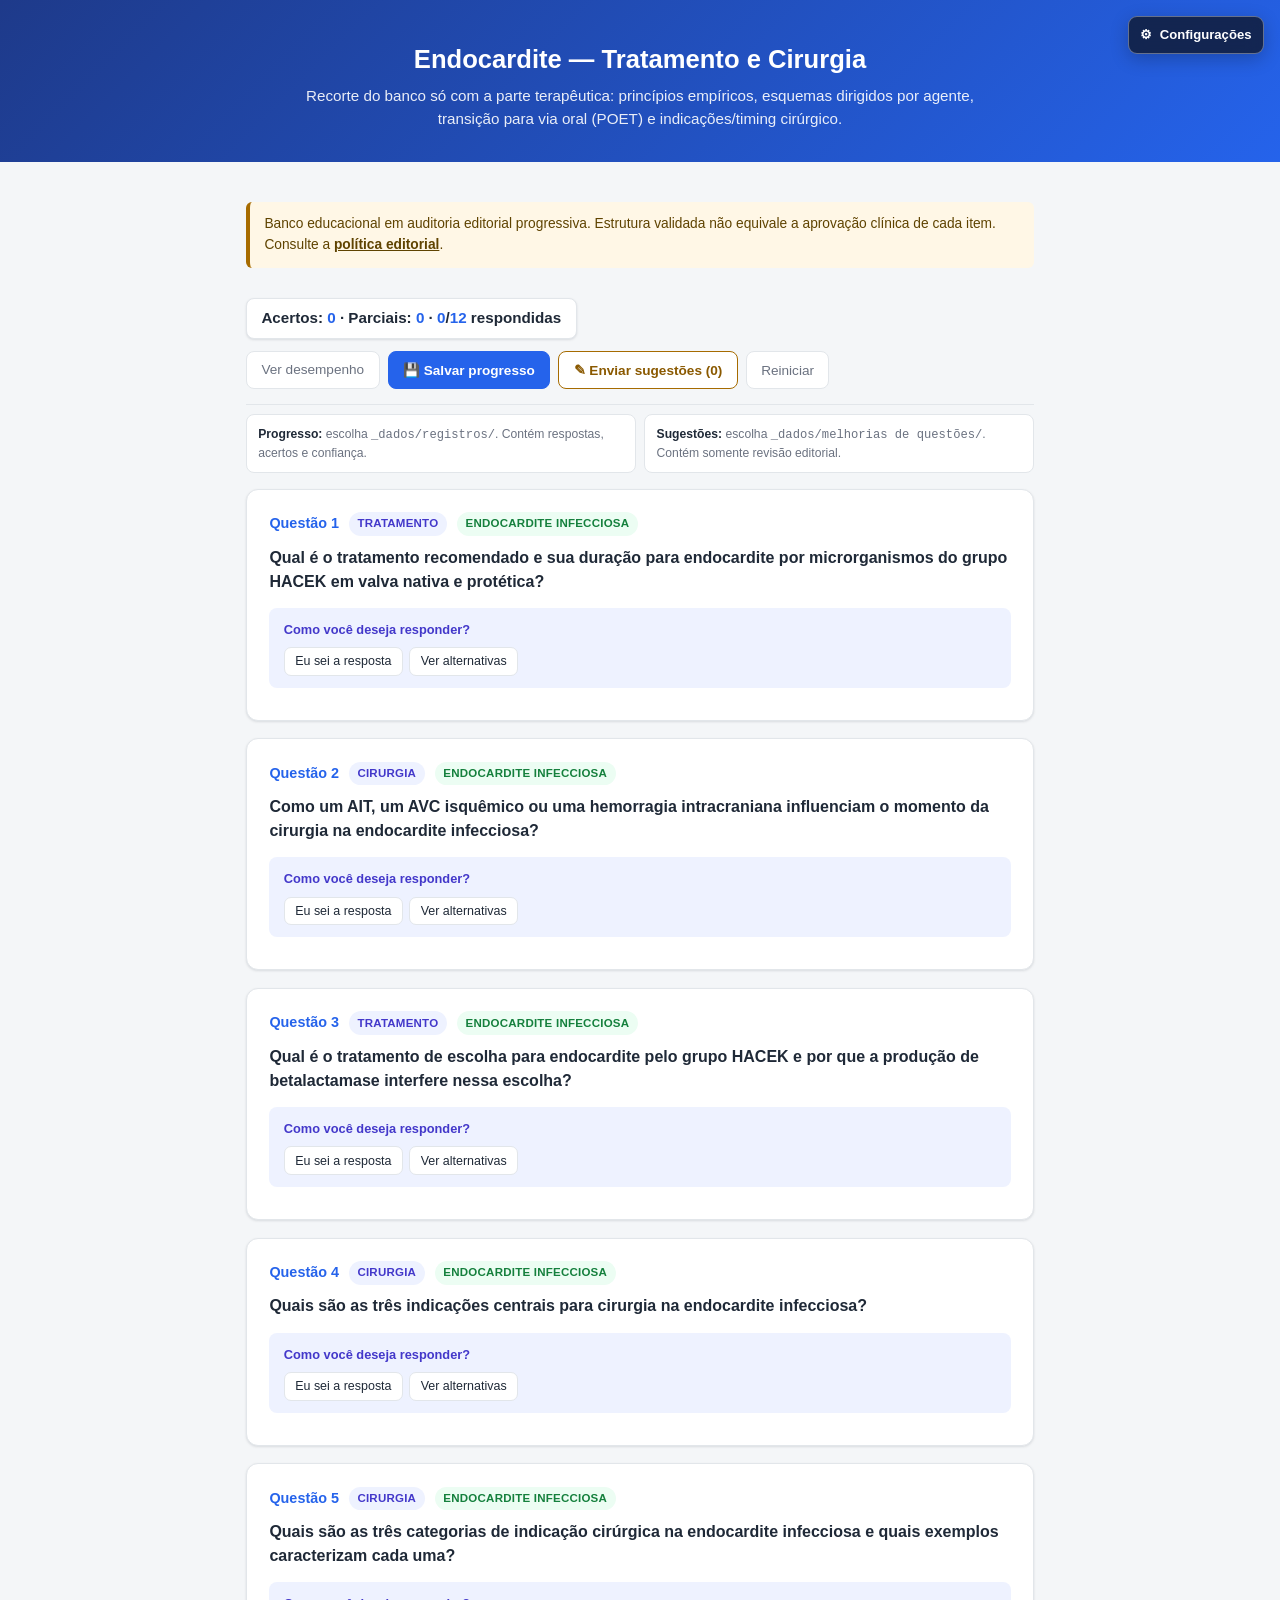
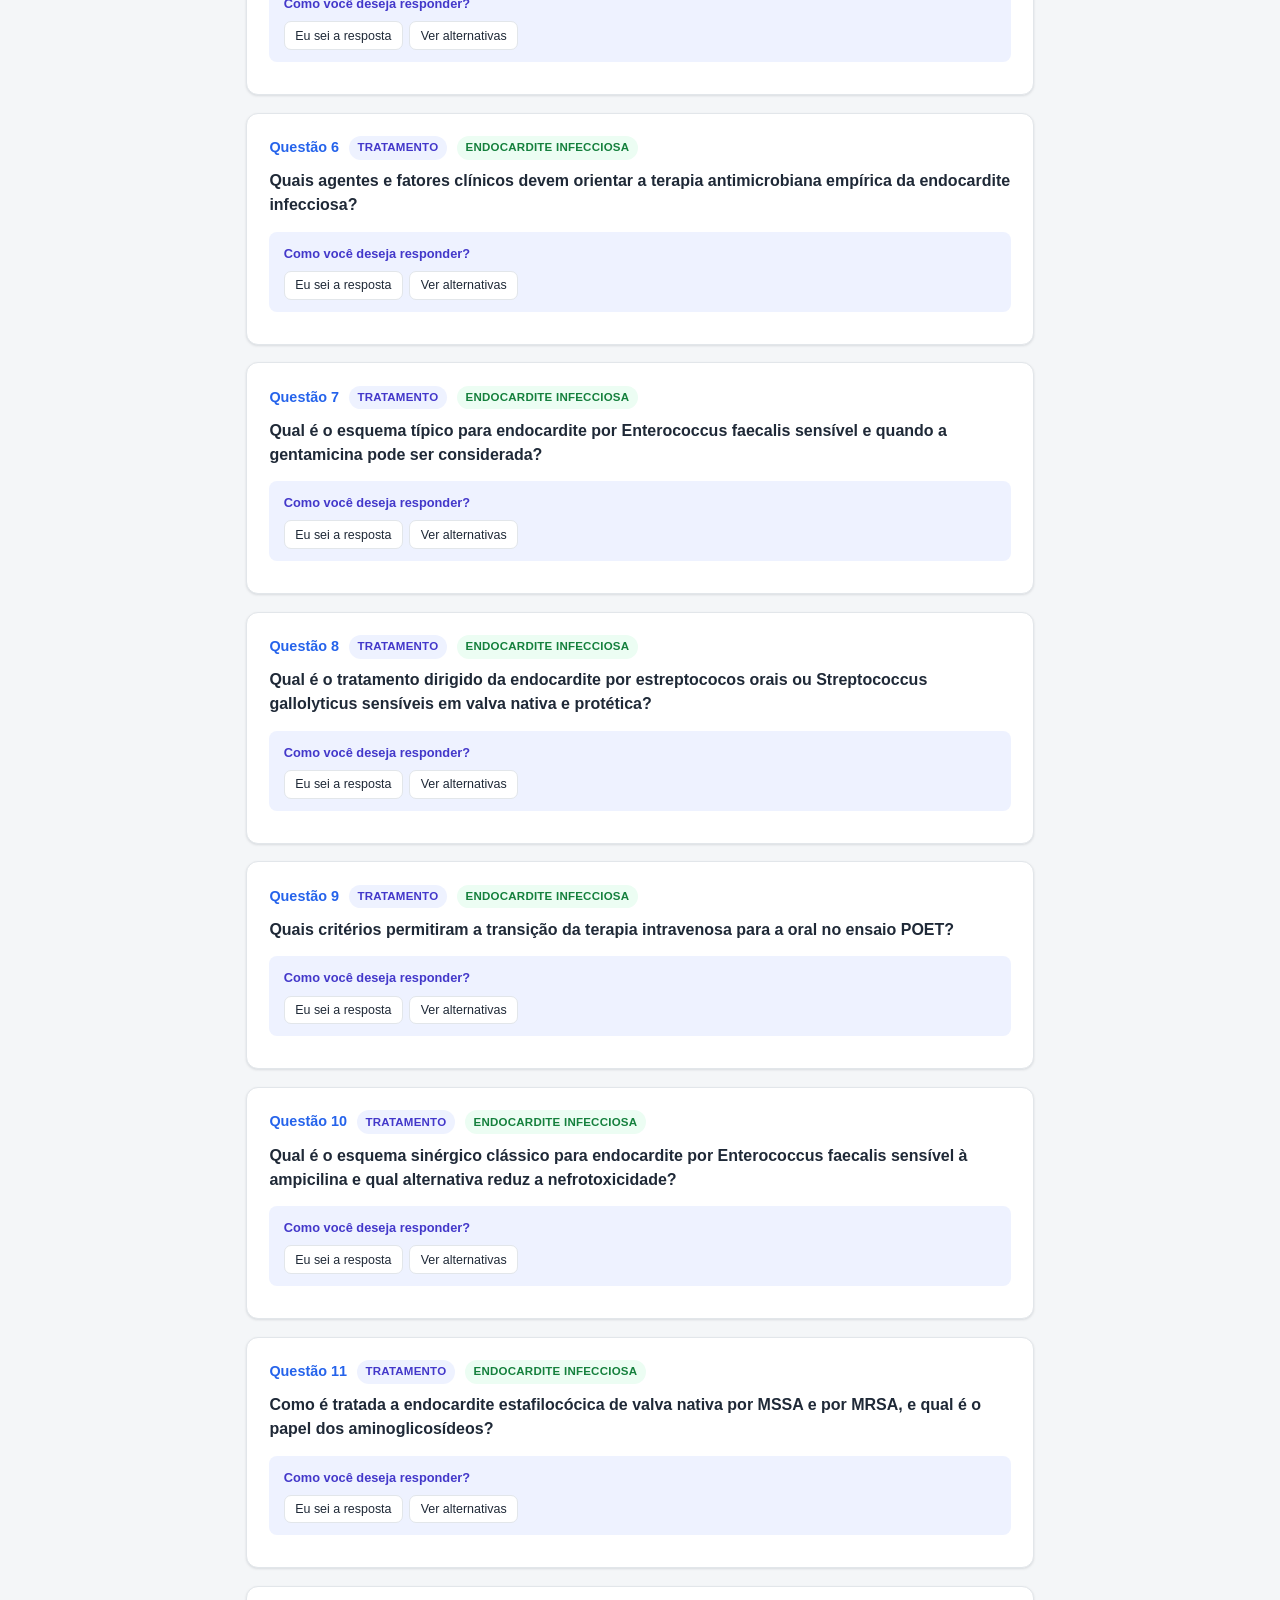
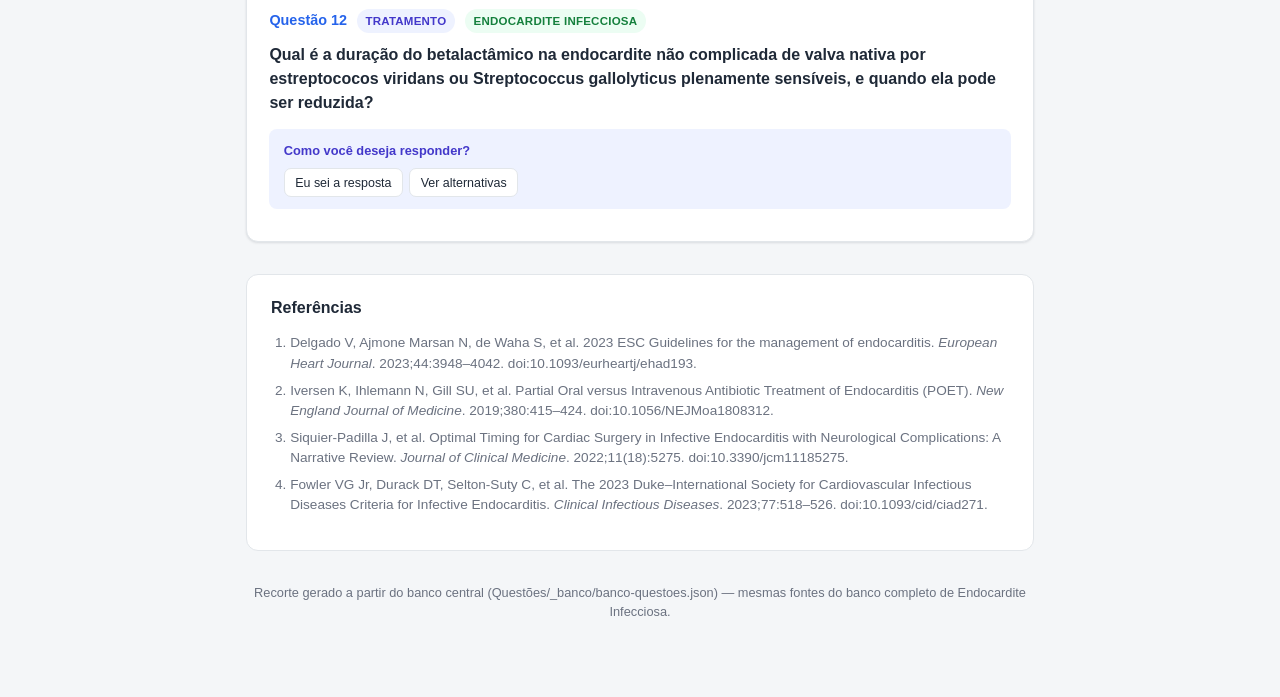
<file: medicina/endocardite-tratamento.html>
<!DOCTYPE html>
<html lang="pt-BR">
<head>
<meta charset="UTF-8">
<meta name="viewport" content="width=device-width, initial-scale=1.0">
<title id="page-title">Questões</title>
<link rel="stylesheet" href="../_shared/theme.css">
<style>
  /* Específico deste template: cabeçalho, contêiner, botão flutuante de
     configurações e variantes extras de botão (progresso/qualidade). O
     restante do tema e dos componentes de quiz vem de ../_shared/theme.css —
     não duplique regras já definidas lá. */
  header {
    background: linear-gradient(135deg, #1e3a8a, #2563eb);
    color: #fff;
    padding: 2.5rem 1.5rem 2rem;
    text-align: center;
  }
  header h1 { margin: 0 0 0.4rem; font-size: 1.6rem; }
  header p { margin: 0 auto; opacity: 0.9; font-size: 0.95rem; max-width: 700px; }
  .container { max-width: 820px; margin: 0 auto; padding: 1.5rem 1rem 4rem; }

  button.export-progress { background: var(--accent); border-color: var(--accent); color: var(--accent-contrast); }
  button.export-progress:hover { background: color-mix(in srgb, var(--accent) 84%, #000); color: var(--accent-contrast); }
  button.export-quality { border-color: #a66b00; color: #8a5900; }
  button.export-quality:hover { background: #fff7e6; color: #6f4800; }
  .save-actions { display: flex; gap: 0.5rem; flex-wrap: wrap; }
  .save-guidance { display: grid; grid-template-columns: repeat(2, minmax(0, 1fr)); gap: 0.55rem; margin: -0.6rem 0 1rem; }
  .save-guidance p { margin: 0; padding: 0.6rem 0.7rem; border: 1px solid var(--border); border-radius: 8px; background: var(--card-bg); color: var(--text-muted); font-size: 0.76rem; }
  .save-guidance strong { color: var(--text); }
  .settings-trigger {
    position: fixed; top: 1rem; right: 1rem; z-index: 50; display: inline-flex; align-items: center; gap: 0.45rem;
    border: 1px solid rgba(255,255,255,0.35); border-radius: 9px; padding: 0.52rem 0.72rem;
    background: rgba(15,23,42,0.78); color: #fff; font: inherit; font-size: 0.82rem; font-weight: 700;
    cursor: pointer; box-shadow: 0 5px 18px rgba(0,0,0,0.22); backdrop-filter: blur(8px);
  }
  .settings-trigger:hover { background: var(--accent); color: var(--accent-contrast); }

  body[data-view="focus"] .editorial-notice,
  body[data-view="focus"] .footnote { display: none; }

  .footnote {
    text-align: center; color: var(--text-muted); font-size: 0.8rem; margin-top: 2rem;
  }
  .editorial-notice {
    margin: 1rem 0; padding: 0.75rem 0.9rem; border-left: 4px solid #a66b00;
    background: #fff7e6; color: #5f4300; border-radius: 6px; font-size: 0.86rem;
  }
  .editorial-notice a { color: inherit; font-weight: 700; }

  :root[data-theme="dark"] button.export-quality { color: #f0b96a; border-color: #b8791f; }
  :root[data-theme="dark"] button.export-quality:hover { background: #2e2013; color: #ffd28a; }
  :root[data-palette="presleep"] .editorial-notice { background: #fdf1de; color: #6b3f14; border-left-color: #a66b00; }
  :root[data-theme="dark"][data-palette="presleep"] .editorial-notice { background: #2e2013; color: #f0b96a; border-left-color: #b8791f; }

  @media (max-width: 560px) {
    .settings-trigger .settings-label { display: none; }
    .setting-row { align-items: stretch; flex-direction: column; }
    .setting-row .segmented-control { align-self: stretch; }
    .setting-row .segmented-control button { flex: 1; }
    .save-guidance { grid-template-columns: 1fr; }
  }
</style>
</head>
<body>

<button type="button" class="settings-trigger" aria-haspopup="dialog" aria-label="Abrir configurações">
  <span aria-hidden="true">⚙</span><span class="settings-label">Configurações</span>
</button>

<header>
  <h1 id="quiz-title"></h1>
  <p id="quiz-desc"></p>
</header>

<div class="container">
  <div class="editorial-notice" role="note">
    Banco educacional em auditoria editorial progressiva. Estrutura validada não equivale
    a aprovação clínica de cada item. Consulte a
    <a href="../_banco/POLITICA-EDITORIAL.md">política editorial</a>.
  </div>
  <div class="toolbar">
    <div class="score">Acertos: <span id="score-correct">0</span> · Parciais: <span id="score-partial">0</span> · <span id="score-total">0</span>/<span id="score-max">0</span> respondidas</div>
    <div class="toolbar-right">
      <a class="dash-link" href="../_dados/dashboard.html" target="_blank">Ver desempenho</a>
      <div class="save-actions" aria-label="Opções de salvamento">
        <button class="export export-progress" id="save-progress" onclick="saveRegistro()" title="Salva respostas e desempenho em _dados/registros">💾 Salvar progresso</button>
        <button class="export export-quality" id="save-quality" onclick="saveQualityReviews()" title="Salva avaliações editoriais em _dados/melhorias de questões">✎ Enviar sugestões (<span id="quality-pending">0</span>)</button>
      </div>
      <button class="reset" onclick="resetQuiz()">Reiniciar</button>
    </div>
  </div>
  <div class="save-guidance" aria-label="Destino dos arquivos salvos">
    <p><strong>Progresso:</strong> escolha <code>_dados/registros/</code>. Contém respostas, acertos e confiança.</p>
    <p><strong>Sugestões:</strong> escolha <code>_dados/melhorias de questões/</code>. Contém somente revisão editorial.</p>
  </div>
  <p class="export-hint" id="export-hint">Arquivo baixado. Mova-o para <code>Questões/_dados/registros/</code> para que apareça no painel de desempenho.</p>

  <nav class="focus-navigation" aria-label="Navegação entre questões">
    <button type="button" id="focus-prev">&larr; Anterior</button>
    <span class="focus-position" id="focus-position" aria-live="polite"></span>
    <button type="button" id="focus-next">Próxima &rarr;</button>
  </nav>

  <div id="quiz"></div>

  <div class="refs">
    <h2>Referências</h2>
    <ol id="ref-list"></ol>
  </div>

  <p class="footnote" id="quiz-footnote"></p>
</div>

<div class="settings-overlay" id="settings-overlay" aria-hidden="true">
  <section class="settings-dialog" role="dialog" aria-modal="true" aria-labelledby="settings-title" aria-describedby="settings-description">
    <div class="settings-header">
      <div><h2 id="settings-title">Configurações</h2><p id="settings-description">Personalize a aparência e a forma de navegar pelas questões.</p></div>
      <button type="button" class="settings-close" aria-label="Fechar configurações">&times;</button>
    </div>
    <div class="settings-body">
      <div class="setting-row">
        <div class="setting-copy"><strong>Tema</strong><span>Escolha a claridade da interface.</span></div>
        <div class="segmented-control" aria-label="Tema da interface">
          <button type="button" data-theme-choice="light" aria-pressed="false">Claro</button><button type="button" data-theme-choice="dark" aria-pressed="false">Escuro</button>
        </div>
      </div>
      <div class="setting-row">
        <div class="setting-copy"><strong>Paleta de cores</strong><span>Normal ou tons que afetam menos o sono.</span></div>
        <div class="segmented-control" aria-label="Paleta de cores">
          <button type="button" data-palette-choice="normal" aria-pressed="false">Normal</button><button type="button" data-palette-choice="presleep" aria-pressed="false">Pré-sono</button>
        </div>
      </div>
      <div class="setting-row">
        <div class="setting-copy"><strong>Exibição das questões</strong><span>Veja todas ou concentre-se em uma por tela.</span></div>
        <div class="segmented-control" aria-label="Formato das questões">
          <button type="button" data-view-choice="list" aria-pressed="false">Lista</button><button type="button" data-view-choice="focus" aria-pressed="false">Uma por vez</button>
        </div>
      </div>
    </div>
    <div class="settings-footer"><button type="button" class="settings-done">Concluído</button></div>
  </section>
</div>

<script type="application/json" id="quiz-data">
{
  "quizId": "endocardite-tratamento",
  "title": "Endocardite — Tratamento e Cirurgia",
  "description": "Recorte do banco só com a parte terapêutica: princípios empíricos, esquemas dirigidos por agente, transição para via oral (POET) e indicações/timing cirúrgico.",
  "footnote": "Recorte gerado a partir do banco central (Questões/_banco/banco-questoes.json) — mesmas fontes do banco completo de Endocardite Infecciosa.",
  "questions": [
    {
      "id": "endocardite-19",
      "tema": "Endocardite Infecciosa",
      "cat": "Tratamento",
      "classificacao": {
        "area": "Medicina",
        "disciplina": "Infectologia",
        "disciplinasRelacionadas": [
          "Cardiologia",
          "Microbiologia"
        ],
        "tema": "Endocardite Infecciosa",
        "subtema": "Tratamento",
        "focos": [],
        "competencia": "Decisão terapêutica",
        "complexidade": "Aplicação",
        "contexto": "Pergunta direta",
        "hierarquia": [
          "Medicina",
          "Infectologia",
          "Endocardite Infecciosa",
          "Tratamento"
        ]
      },
      "q": "Quais agentes e fatores clínicos devem orientar a terapia antimicrobiana empírica da endocardite infecciosa?",
      "options": [
        "Manter o esquema antimicrobiano empírico inalterado até o final de todo o tratamento reduziria as recaídas, mesmo quando o agente identificado e sua sensibilidade in vitro permitem claro estreitamento do espectro utilizado",
        "Na prótese valvar precoce, a cobertura antimicrobiana inicial poderia se concentrar apenas em estafilococos e enterococos, deixando totalmente os Gram-negativos para um eventual ajuste posterior conforme resultado das culturas",
        "No paciente clinicamente estável, colher apenas dois conjuntos de hemocultura logo após a primeira dose de antibiótico reduziria o risco de atraso terapêutico sem qualquer perda relevante de sensibilidade diagnóstica global",
        "A escolha deve cobrir estafilococos, estreptococos e enterococos, considerando valva nativa vs. protética, tempo desde o implante, aquisição comunitária vs. associada à assistência, antibióticos prévios, alergias e resistência local",
        "A via oral poderia iniciar toda a fase empírica do tratamento em pacientes estáveis, antes mesmo da identificação laboratorial do agente causador, sempre que houver alta biodisponibilidade do fármaco inicialmente escolhido"
      ],
      "correct": 3,
      "exp": "A terapia empírica deve cobrir estafilococos, estreptococos e enterococos, considerando o cenário clínico; deve-se redirecionar o esquema assim que houver identificação e antibiograma. Colher culturas antes do antimicrobiano sempre que possível (exceto em choque séptico, quando não se atrasa o tratamento após coleta rápida).",
      "ref": [
        "delgado2023-esc-endocardite"
      ],
      "itemVersion": 1,
      "editorialState": "aprovada"
    },
    {
      "id": "endocardite-20",
      "tema": "Endocardite Infecciosa",
      "cat": "Tratamento",
      "classificacao": {
        "area": "Medicina",
        "disciplina": "Infectologia",
        "disciplinasRelacionadas": [
          "Cardiologia",
          "Microbiologia"
        ],
        "tema": "Endocardite Infecciosa",
        "subtema": "Tratamento",
        "focos": [],
        "competencia": "Decisão terapêutica",
        "complexidade": "Aplicação",
        "contexto": "Pergunta direta",
        "hierarquia": [
          "Medicina",
          "Infectologia",
          "Endocardite Infecciosa",
          "Tratamento"
        ]
      },
      "q": "Qual é o tratamento dirigido da endocardite por estreptococos orais ou Streptococcus gallolyticus sensíveis em valva nativa e protética?",
      "options": [
        "Vancomicina isolada por 4 semanas em valva nativa e 6 semanas em prótese valvar, mesmo quando há sensibilidade plena e bem documentada do microrganismo à penicilina no antibiograma laboratorial realizado",
        "Oxacilina isolada por 4 semanas em valva nativa e 6 semanas em prótese valvar, com ceftriaxona reservada exclusivamente aos casos de alergia imediata bem comprovada à penicilina",
        "Daptomicina isolada por 4 semanas em valva nativa e 6 semanas em prótese valvar cirurgicamente implantada, associando gentamicina de rotina inclusive nos casos considerados não complicados clinicamente",
        "Penicilina ou ceftriaxona por apenas 2 semanas mesmo em valva nativa não complicada e sem endocardite prévia, sem qualquer necessidade de sinergismo com aminoglicosídeo em nenhum cenário clínico possível",
        "Penicilina G, amoxicilina ou ceftriaxona por 4 semanas em valva nativa e 6 semanas em prótese; regime de 2 semanas associado a gentamicina restrito a EI nativa não complicada, com função renal normal e critérios estritos"
      ],
      "correct": 4,
      "exp": "Penicilina G (12–18 milhões UI/dia), amoxicilina (12 g/dia) ou ceftriaxona (2 g/dia) IV: 4 semanas em valva nativa, 6 semanas em prótese. O regime curto de 2 semanas + gentamicina é reservado a EI nativa não complicada, função renal normal e critérios estritos.",
      "ref": [
        "delgado2023-esc-endocardite"
      ],
      "itemVersion": 1,
      "editorialState": "aprovada"
    },
    {
      "id": "endocardite-21",
      "tema": "Endocardite Infecciosa",
      "cat": "Tratamento",
      "classificacao": {
        "area": "Medicina",
        "disciplina": "Infectologia",
        "disciplinasRelacionadas": [
          "Cardiologia",
          "Microbiologia"
        ],
        "tema": "Endocardite Infecciosa",
        "subtema": "Tratamento",
        "focos": [],
        "competencia": "Decisão terapêutica",
        "complexidade": "Aplicação",
        "contexto": "Pergunta direta",
        "hierarquia": [
          "Medicina",
          "Infectologia",
          "Endocardite Infecciosa",
          "Tratamento"
        ]
      },
      "q": "Como é tratada a endocardite estafilocócica de valva nativa por MSSA e por MRSA, e qual é o papel dos aminoglicosídeos?",
      "options": [
        "Em MSSA, usa-se oxacilina ou cefazolina por 4-6 semanas, sem adição rotineira de aminoglicosídeo; em MRSA, vancomicina com monitorização farmacocinética ou daptomicina em alta dose são as opções centrais",
        "Vancomicina seria sempre preferida tanto para MSSA quanto para MRSA em valva nativa e protética; oxacilina ficaria reservada a MSSA apenas em caso de intolerância comprovada à vancomicina",
        "Gentamicina deveria ser associada de rotina ao betalactâmico durante as duas primeiras semanas de toda EI estafilocócica por MSSA em valva nativa não complicada previamente",
        "MSSA em valva nativa receberia apenas 2 semanas de oxacilina quando não há foco metastático identificado na avaliação, estendendo-se a 4 semanas somente se houver embolização documentada",
        "Daptomicina em dose de 6 mg/kg/dia seria sempre preferida à vancomicina para MRSA em qualquer cenário clínico, reservando doses maiores apenas aos casos com prótese valvar"
      ],
      "correct": 0,
      "exp": "MSSA valva nativa: oxacilina (12 g/dia) ou cefazolina (6 g/dia) por 4–6 semanas, sem aminoglicosídeo de rotina. MRSA/estafilococo resistente: vancomicina com monitorização farmacocinética ou daptomicina em alta dose, usualmente 4–6 semanas.",
      "ref": [
        "delgado2023-esc-endocardite"
      ],
      "itemVersion": 1,
      "editorialState": "aprovada"
    },
    {
      "id": "endocardite-22",
      "tema": "Endocardite Infecciosa",
      "cat": "Tratamento",
      "classificacao": {
        "area": "Medicina",
        "disciplina": "Infectologia",
        "disciplinasRelacionadas": [
          "Cardiologia",
          "Microbiologia"
        ],
        "tema": "Endocardite Infecciosa",
        "subtema": "Tratamento",
        "focos": [],
        "competencia": "Decisão terapêutica",
        "complexidade": "Aplicação",
        "contexto": "Pergunta direta",
        "hierarquia": [
          "Medicina",
          "Infectologia",
          "Endocardite Infecciosa",
          "Tratamento"
        ]
      },
      "q": "Qual é o esquema típico para endocardite por Enterococcus faecalis sensível e quando a gentamicina pode ser considerada?",
      "options": [
        "Ceftriaxona em monoterapia por 6 semanas completas de tratamento, aproveitando sua suposta atividade intrínseca bactericida contra enterococos plenamente sensíveis à ampicilina",
        "Ampicilina associada a ceftriaxona (dose dividida) por 6 semanas, com alternativa de ampicilina/amoxicilina + gentamicina por período limitado em pacientes selecionados com função renal adequada",
        "Vancomicina em monoterapia por 6 semanas completas, mesmo em cepas plenamente sensíveis à ampicilina, apenas para assegurar maior ação bactericida no esquema escolhido",
        "Ampicilina em monoterapia por 6 semanas completas de tratamento, adicionando ceftriaxona somente se houver resistência de alto nível a aminoglicosídeo já claramente documentada",
        "Ampicilina associada a gentamicina por apenas 2 semanas completas, duração equivalente à usada nos estreptococos orais plenamente sensíveis à penicilina isolada"
      ],
      "correct": 1,
      "exp": "Ampicilina 12 g/dia IV + ceftriaxona 4 g/dia IV (dividida em 2 doses) por 6 semanas; alternativa: ampicilina/amoxicilina + gentamicina por período limitado se suscetível e função renal adequada.",
      "ref": [
        "delgado2023-esc-endocardite"
      ],
      "itemVersion": 1,
      "editorialState": "aprovada"
    },
    {
      "id": "endocardite-23",
      "tema": "Endocardite Infecciosa",
      "cat": "Tratamento",
      "classificacao": {
        "area": "Medicina",
        "disciplina": "Infectologia",
        "disciplinasRelacionadas": [
          "Cardiologia",
          "Microbiologia"
        ],
        "tema": "Endocardite Infecciosa",
        "subtema": "Tratamento",
        "focos": [],
        "competencia": "Decisão terapêutica",
        "complexidade": "Aplicação",
        "contexto": "Pergunta direta",
        "hierarquia": [
          "Medicina",
          "Infectologia",
          "Endocardite Infecciosa",
          "Tratamento"
        ]
      },
      "q": "Qual é o tratamento recomendado e sua duração para endocardite por microrganismos do grupo HACEK em valva nativa e protética?",
      "options": [
        "Penicilina G isolada por 4 semanas em valva nativa e 6 semanas em prótese, presumindo sensibilidade uniforme do grupo",
        "Vancomicina isolada por 4 semanas, dada suposta resistência intrínseca do grupo HACEK a betalactâmicos",
        "Ceftriaxona, geralmente por 4 semanas em valva nativa e 6 semanas em prótese",
        "Daptomicina em alta dose por 2 semanas, esquema padrão recomendado para esse grupo",
        "Metronidazol associado a aminoglicosídeo, refletindo natureza predominantemente anaeróbia desse grupo"
      ],
      "correct": 2,
      "exp": "HACEK: ceftriaxona 2 g/dia IV — em geral 4 semanas na valva nativa e 6 semanas na prótese. O grupo HACEK é composto por bacilos Gram-negativos fastidiosos, não anaeróbios.",
      "ref": [
        "delgado2023-esc-endocardite"
      ],
      "itemVersion": 1,
      "editorialState": "aprovada"
    },
    {
      "id": "endocardite-24",
      "tema": "Endocardite Infecciosa",
      "cat": "Tratamento",
      "classificacao": {
        "area": "Medicina",
        "disciplina": "Infectologia",
        "disciplinasRelacionadas": [
          "Cardiologia",
          "Microbiologia"
        ],
        "tema": "Endocardite Infecciosa",
        "subtema": "Tratamento",
        "focos": [],
        "competencia": "Decisão terapêutica",
        "complexidade": "Aplicação",
        "contexto": "Pergunta direta",
        "hierarquia": [
          "Medicina",
          "Infectologia",
          "Endocardite Infecciosa",
          "Tratamento"
        ]
      },
      "q": "Quais critérios permitiram a transição da terapia intravenosa para a oral no ensaio POET?",
      "options": [
        "Pacientes estáveis com EI esquerda por qualquer agente, incluindo fungos e organismos multirresistentes, poderiam iniciar terapia oral após apenas 72 horas de tratamento intravenoso efetivo, independentemente de complicações estruturais associadas ou necessidade de intervenção cirúrgica",
        "A estratégia foi estudada principalmente em pacientes com EI direita associada ao uso de drogas injetáveis, exigindo apenas 7 dias de tratamento intravenoso inicial, sem necessidade de estabilidade clínica prévia nem confirmação da identidade do agente causador",
        "A estabilidade hemodinâmica isolada e a sensibilidade in vitro do agente já bastariam para autorizar a transição para via oral, mesmo diante de abscesso identificado sem indicação cirúrgica imediata claramente estabelecida pela equipe",
        "Pacientes com EI esquerda por estreptococos, E. faecalis, S. aureus ou estafilococos coagulase-negativos, clinicamente estáveis, após pelo menos 10 dias de terapia intravenosa efetiva (ou ao menos 7 dias após cirurgia), sem abscesso ou outra complicação com indicação cirúrgica ao ETE",
        "A identificação do agente causador somada à simples queda da proteína C-reativa sérica já permitiriam a transição para via oral, sem exigência de reavaliação ecocardiográfica prévia nem cumprimento de tempo mínimo intravenoso estabelecido"
      ],
      "correct": 3,
      "exp": "POET incluiu 400 adultos com EI esquerda (estreptococos, E. faecalis, S. aureus ou estafilococos coagulase-negativos), estáveis, após ≥10 dias de terapia IV efetiva (≥7 dias pós-cirurgia), com ETE sem abscesso/indicação cirúrgica antes da randomização — não inferioridade da via oral protocolizada para o desfecho composto em 6 meses.",
      "ref": [
        "iversen2019-poet"
      ],
      "itemVersion": 1,
      "editorialState": "aprovada"
    },
    {
      "id": "endocardite-25",
      "tema": "Endocardite Infecciosa",
      "cat": "Cirurgia",
      "classificacao": {
        "area": "Medicina",
        "disciplina": "Infectologia",
        "disciplinasRelacionadas": [
          "Cardiologia",
          "Microbiologia"
        ],
        "tema": "Endocardite Infecciosa",
        "subtema": "Cirurgia",
        "focos": [],
        "competencia": "Decisão terapêutica",
        "complexidade": "Aplicação",
        "contexto": "Pergunta direta",
        "hierarquia": [
          "Medicina",
          "Infectologia",
          "Endocardite Infecciosa",
          "Cirurgia"
        ]
      },
      "q": "Quais são as três indicações centrais para cirurgia na endocardite infecciosa?",
      "options": [
        "Insuficiência renal aguda, febre persistente isolada e leucocitose",
        "Hipertensão pulmonar, arritmia ventricular e disfunção hepática",
        "Idade avançada, comorbidade cardiovascular prévia e tempo prolongado de bacteremia, independentemente de outros achados",
        "Falha do ecocardiograma em demonstrar vegetação, isoladamente, já configura indicação cirúrgica",
        "Insuficiência cardíaca, infecção não controlada e prevenção de embolização"
      ],
      "correct": 4,
      "exp": "As três indicações-mãe: insuficiência cardíaca (regurgitação/obstrução/fístula aguda grave), infecção não controlada (abscesso, vegetação crescente, bacteremia persistente, fungo/multirresistente) e prevenção de embolia (vegetação ≥10 mm com evento prévio ou outra indicação).",
      "ref": [
        "delgado2023-esc-endocardite"
      ],
      "itemVersion": 1,
      "editorialState": "aprovada"
    },
    {
      "id": "endocardite-26",
      "tema": "Endocardite Infecciosa",
      "cat": "Cirurgia",
      "classificacao": {
        "area": "Medicina",
        "disciplina": "Infectologia",
        "disciplinasRelacionadas": [
          "Cardiologia",
          "Microbiologia"
        ],
        "tema": "Endocardite Infecciosa",
        "subtema": "Cirurgia",
        "focos": [],
        "competencia": "Decisão terapêutica",
        "complexidade": "Aplicação",
        "contexto": "Pergunta direta",
        "hierarquia": [
          "Medicina",
          "Infectologia",
          "Endocardite Infecciosa",
          "Cirurgia"
        ]
      },
      "q": "Como um AIT, um AVC isquêmico ou uma hemorragia intracraniana influenciam o momento da cirurgia na endocardite infecciosa?",
      "options": [
        "Após AIT ou AVC isquêmico sem hemorragia intracraniana, coma ou dano neurológico devastador, a cirurgia indicada por insuficiência cardíaca, infecção não controlada ou alto risco embólico geralmente não deve ser adiada; na hemorragia intracraniana, o momento é individualizado, sem atraso rígido universal",
        "Após AVC isquêmico, a cirurgia costuma ser adiada por 2 semanas; após hemorragia intracraniana, por 4 semanas, mesmo diante de insuficiência cardíaca refratária, infecção não controlada ou alto risco embólico recorrente",
        "A trombectomia mecânica e a trombólise intravenosa teriam papel equivalente no AVC isquêmico por êmbolo séptico, já que o risco hemorrágico da vegetação infectada não distingue as duas abordagens de reperfusão",
        "Anticoagulação plena reduziria a recorrência de fenômenos embólicos e é geralmente iniciada assim que se exclui hemorragia intracraniana, ainda que sem evidência robusta de benefício líquido nesse contexto",
        "Na presença de coma estabelecido após o evento neurológico, a decisão cirúrgica dependeria principalmente da estabilidade hemodinâmica atual do paciente, com pouco peso da extensão do dano neurológico ou do prognóstico funcional esperado"
      ],
      "correct": 0,
      "exp": "Após AIT/AVC isquêmico sem hemorragia, coma ou dano devastador, cirurgia indicada não deve ser adiada. Na hemorragia intracraniana, decisão individualizada (recomendações atuais abandonam atraso rígido universal). Trombólise IV não é recomendada (risco hemorrágico); anticoagulação não é iniciada para prevenir embolia da EI.",
      "ref": [
        "delgado2023-esc-endocardite",
        "siquierpadilla2022-timing-cirurgico"
      ],
      "itemVersion": 2,
      "editorialState": "aprovada"
    },
    {
      "id": "endocardite-37",
      "tema": "Endocardite Infecciosa",
      "cat": "Tratamento",
      "classificacao": {
        "area": "Medicina",
        "disciplina": "Infectologia",
        "disciplinasRelacionadas": [
          "Cardiologia",
          "Microbiologia"
        ],
        "tema": "Endocardite Infecciosa",
        "subtema": "Tratamento",
        "focos": [],
        "competencia": "Decisão terapêutica",
        "complexidade": "Aplicação",
        "contexto": "Pergunta direta",
        "hierarquia": [
          "Medicina",
          "Infectologia",
          "Endocardite Infecciosa",
          "Tratamento"
        ]
      },
      "q": "Qual é o esquema sinérgico clássico para endocardite por Enterococcus faecalis sensível à ampicilina e qual alternativa reduz a nefrotoxicidade?",
      "options": [
        "Vancomicina isolada em monoterapia constituiria o esquema clássico de escolha nesse cenário; daptomicina isolada seria a alternativa poupadora de nefrotoxicidade renal",
        "Ampicilina + gentamicina como esquema clássico; ampicilina + ceftriaxona como alternativa eficaz mesmo em cepas com resistência de alto nível a aminoglicosídeo (HLAR)",
        "Penicilina G isolada em altas doses constituiria o esquema clássico de escolha nesse cenário; linezolida isolada seria a alternativa poupadora de nefrotoxicidade renal",
        "Ampicilina isolada em monoterapia constituiria o esquema clássico de escolha nesse cenário, sem alternativa validada disponível para poupar nefrotoxicidade em cepas HLAR",
        "Ceftriaxona isolada em monoterapia constituiria o esquema clássico de escolha nesse cenário; vancomicina associada a gentamicina seria a alternativa poupadora de nefrotoxicidade"
      ],
      "correct": 1,
      "exp": "O esquema sinérgico clássico para E. faecalis sensível é ampicilina + gentamicina. Quando há resistência de alto nível a aminoglicosídeo (HLAR) ou se busca evitar nefrotoxicidade, ampicilina + ceftriaxona (sinergismo por dupla inibição de PBPs) é alternativa validada e eficaz, inclusive em HLAR.",
      "ref": [
        "fowler2023-duke-iscvid"
      ],
      "itemVersion": 1,
      "editorialState": "aprovada"
    },
    {
      "id": "endocardite-39",
      "tema": "Endocardite Infecciosa",
      "cat": "Tratamento",
      "classificacao": {
        "area": "Medicina",
        "disciplina": "Infectologia",
        "disciplinasRelacionadas": [
          "Cardiologia",
          "Microbiologia"
        ],
        "tema": "Endocardite Infecciosa",
        "subtema": "Tratamento",
        "focos": [],
        "competencia": "Decisão terapêutica",
        "complexidade": "Aplicação",
        "contexto": "Pergunta direta",
        "hierarquia": [
          "Medicina",
          "Infectologia",
          "Endocardite Infecciosa",
          "Tratamento"
        ]
      },
      "q": "Qual é a duração do betalactâmico na endocardite não complicada de valva nativa por estreptococos viridans ou Streptococcus gallolyticus plenamente sensíveis, e quando ela pode ser reduzida?",
      "options": [
        "6 semanas de betalactâmico isolado, reduzidas a apenas 4 semanas quando gentamicina é associada logo no início do tratamento",
        "4 semanas de betalactâmico associado a gentamicina durante todo o período completo de tratamento, sem qualquer possibilidade de esquema encurtado",
        "2 semanas de betalactâmico isolado, estendidas a 4 semanas apenas se houver embolização documentada durante a evolução",
        "4 semanas de betalactâmico isolado, podendo ser reduzida a 2 semanas se associado a gentamicina sinérgica nos primeiros dias do tratamento",
        "6 semanas de betalactâmico associado a gentamicina apenas nas duas primeiras semanas de tratamento, sem redução possível do tempo total"
      ],
      "correct": 3,
      "exp": "Em cepas plenamente sensíveis à penicilina, valva nativa não complicada: 4 semanas de betalactâmico isolado (penicilina/ceftriaxona), ou esquema encurtado de 2 semanas se associado a gentamicina sinérgica nos primeiros dias. Cepas com sensibilidade reduzida ou prótese valvar exigem esquemas mais longos.",
      "ref": [
        "fowler2023-duke-iscvid"
      ],
      "itemVersion": 1,
      "editorialState": "aprovada"
    },
    {
      "id": "endocardite-40",
      "tema": "Endocardite Infecciosa",
      "cat": "Cirurgia",
      "classificacao": {
        "area": "Medicina",
        "disciplina": "Infectologia",
        "disciplinasRelacionadas": [
          "Cardiologia",
          "Microbiologia"
        ],
        "tema": "Endocardite Infecciosa",
        "subtema": "Cirurgia",
        "focos": [],
        "competencia": "Decisão terapêutica",
        "complexidade": "Aplicação",
        "contexto": "Pergunta direta",
        "hierarquia": [
          "Medicina",
          "Infectologia",
          "Endocardite Infecciosa",
          "Cirurgia"
        ]
      },
      "q": "Quais são as três categorias de indicação cirúrgica na endocardite infecciosa e quais exemplos caracterizam cada uma?",
      "options": [
        "Febre persistente isolada, uma única hemocultura periférica positiva isolada e a presença de qualquer vegetação ao ecocardiograma transtorácico, independentemente do tamanho ou da repercussão hemodinâmica associada ao achado encontrado",
        "Idade avançada isolada do paciente, comorbidade cardiovascular prévia já estabelecida antes do quadro atual e isolamento de agente etiológico resistente ao antibiótico de primeira linha inicialmente escolhido pela equipe assistente",
        "Insuficiência renal aguda associada ao quadro, elevação isolada de proteína C-reativa sérica e leucocitose persistente ao longo dos dias, sem qualquer outro achado clínico ou ecocardiográfico associado ao quadro descrito",
        "Tempo de antibioticoterapia superior a apenas 2 semanas sem qualquer melhora clínica isolada percebida, independentemente de disfunção valvar estrutural ou fenômeno embólico documentado ao ecocardiograma já realizado",
        "Insuficiência cardíaca refratária por disfunção valvar, infecção não controlada (abscesso, fístula, vegetação em crescimento apesar de antibiótico adequado) e prevenção de embolização (vegetação grande com evento embólico prévio ou fator de risco associado)"
      ],
      "correct": 4,
      "exp": "As três indicações-mãe para cirurgia na EI são: insuficiência cardíaca por disfunção valvar, infecção não controlada localmente (abscesso, fístula, deiscência protética, vegetação persistente apesar de antibiótico adequado) e prevenção de embolização em vegetações grandes/de alto risco, especialmente após evento embólico prévio.",
      "ref": [
        "fowler2023-duke-iscvid"
      ],
      "itemVersion": 1,
      "editorialState": "aprovada"
    },
    {
      "id": "endocardite-41",
      "tema": "Endocardite Infecciosa",
      "cat": "Tratamento",
      "classificacao": {
        "area": "Medicina",
        "disciplina": "Infectologia",
        "disciplinasRelacionadas": [
          "Cardiologia",
          "Microbiologia"
        ],
        "tema": "Endocardite Infecciosa",
        "subtema": "Tratamento",
        "focos": [
          "microbiologia"
        ],
        "competencia": "Decisão terapêutica",
        "complexidade": "Aplicação",
        "contexto": "Pergunta direta",
        "hierarquia": [
          "Medicina",
          "Infectologia",
          "Endocardite Infecciosa",
          "Tratamento",
          "Microbiologia"
        ]
      },
      "q": "Qual é o tratamento de escolha para endocardite pelo grupo HACEK e por que a produção de betalactamase interfere nessa escolha?",
      "options": [
        "Ceftriaxona (cefalosporina de 3ª geração), pela prevalência relevante de cepas produtoras de betalactamase, que compromete a eficácia da ampicilina isolada",
        "Ampicilina isolada em monoterapia, pois a produção de betalactamase seria infrequente e o teste de sensibilidade permitiria ajuste posterior",
        "Vancomicina isolada, pela suposta resistência intrínseca dos microrganismos do grupo HACEK às cefalosporinas de terceira geração disponíveis",
        "Penicilina G associada a gentamicina, esquema clássico que supostamente superaria a produção de betalactamase pelas cepas do grupo HACEK",
        "Ciprofloxacino associado a aminoglicosídeo, reservando a ceftriaxona apenas às cepas comprovadamente sem qualquer produção de betalactamase"
      ],
      "correct": 0,
      "exp": "Como parte relevante das cepas do grupo HACEK produz betalactamase, comprometendo a ampicilina, o tratamento de escolha é ceftriaxona (ou outra cefalosporina de 3ª geração), geralmente por 4 semanas em valva nativa.",
      "ref": [
        "fowler2023-duke-iscvid"
      ],
      "itemVersion": 1,
      "editorialState": "aprovada"
    }
  ],
  "fontes": {
    "delgado2023-esc-endocardite": "Delgado V, Ajmone Marsan N, de Waha S, et al. 2023 ESC Guidelines for the management of endocarditis. \u003cem>European Heart Journal\u003c/em>. 2023;44:3948–4042. doi:10.1093/eurheartj/ehad193.",
    "iversen2019-poet": "Iversen K, Ihlemann N, Gill SU, et al. Partial Oral versus Intravenous Antibiotic Treatment of Endocarditis (POET). \u003cem>New England Journal of Medicine\u003c/em>. 2019;380:415–424. doi:10.1056/NEJMoa1808312.",
    "siquierpadilla2022-timing-cirurgico": "Siquier-Padilla J, et al. Optimal Timing for Cardiac Surgery in Infective Endocarditis with Neurological Complications: A Narrative Review. \u003cem>Journal of Clinical Medicine\u003c/em>. 2022;11(18):5275. doi:10.3390/jcm11185275.",
    "fowler2023-duke-iscvid": "Fowler VG Jr, Durack DT, Selton-Suty C, et al. The 2023 Duke–International Society for Cardiovascular Infectious Diseases Criteria for Infective Endocarditis. \u003cem>Clinical Infectious Diseases\u003c/em>. 2023;77:518–526. doi:10.1093/cid/ciad271."
  }
}
</script>

<script src="../_shared/app.js"></script>
<script>
// Dados específicos desta lista — o motor de quiz (renderização, resposta,
// salvamento) e as preferências de tema/palete/visão vêm de ../_shared/app.js.
// Não hardcode conteúdo de questão aqui; edite o banco central em vez disso.

const quizData = JSON.parse(document.getElementById("quiz-data").textContent);
const QUIZ_ID = quizData.quizId;
const QUIZ_TITLE = quizData.title;
const questions = quizData.questions; // { id, tema, cat, q, img, imgAlt, options, correct, exp, ref: [slug,...] }
const fontes = quizData.fontes;       // { slug: citationHtml }

document.getElementById("page-title").textContent = "Questões — " + QUIZ_TITLE;
document.getElementById("quiz-title").textContent = QUIZ_TITLE;
document.getElementById("quiz-desc").textContent = quizData.description || "";
document.getElementById("quiz-footnote").textContent = quizData.footnote || "";

// Reference numbering is assigned once, by first appearance in the ORIGINAL
// question order (not the shuffled display order), so numbers stay stable
// across reshuffles/resets within the same file.
const refOrder = [];
questions.forEach(item => {
  (item.ref || []).forEach(slug => {
    if (!refOrder.includes(slug)) refOrder.push(slug);
  });
});
const refNumberMap = {};
refOrder.forEach((slug, i) => { refNumberMap[slug] = i + 1; });

document.getElementById("focus-prev").addEventListener("click", () => { focusPosition--; updateFocusView(); window.scrollTo({ top: 0, behavior: "smooth" }); });
document.getElementById("focus-next").addEventListener("click", () => { focusPosition++; updateFocusView(); window.scrollTo({ top: 0, behavior: "smooth" }); });
document.addEventListener("keydown", event => {
  if (viewMode !== "focus" || settingsOverlay.classList.contains("open")) return;
  const tag = document.activeElement && document.activeElement.tagName;
  if (tag === "INPUT" || tag === "TEXTAREA" || tag === "SELECT") return;
  if (event.key === "ArrowLeft" && focusPosition > 0) { focusPosition--; updateFocusView(); window.scrollTo({ top: 0, behavior: "smooth" }); }
  if (event.key === "ArrowRight" && focusPosition < questionOrder.length - 1) { focusPosition++; updateFocusView(); window.scrollTo({ top: 0, behavior: "smooth" }); }
});
setTheme(themeMode);
setPalette(paletteMode);
setView(viewMode, true);

renderQuiz();
renderRefs();
</script>
</body>
</html>
</file>
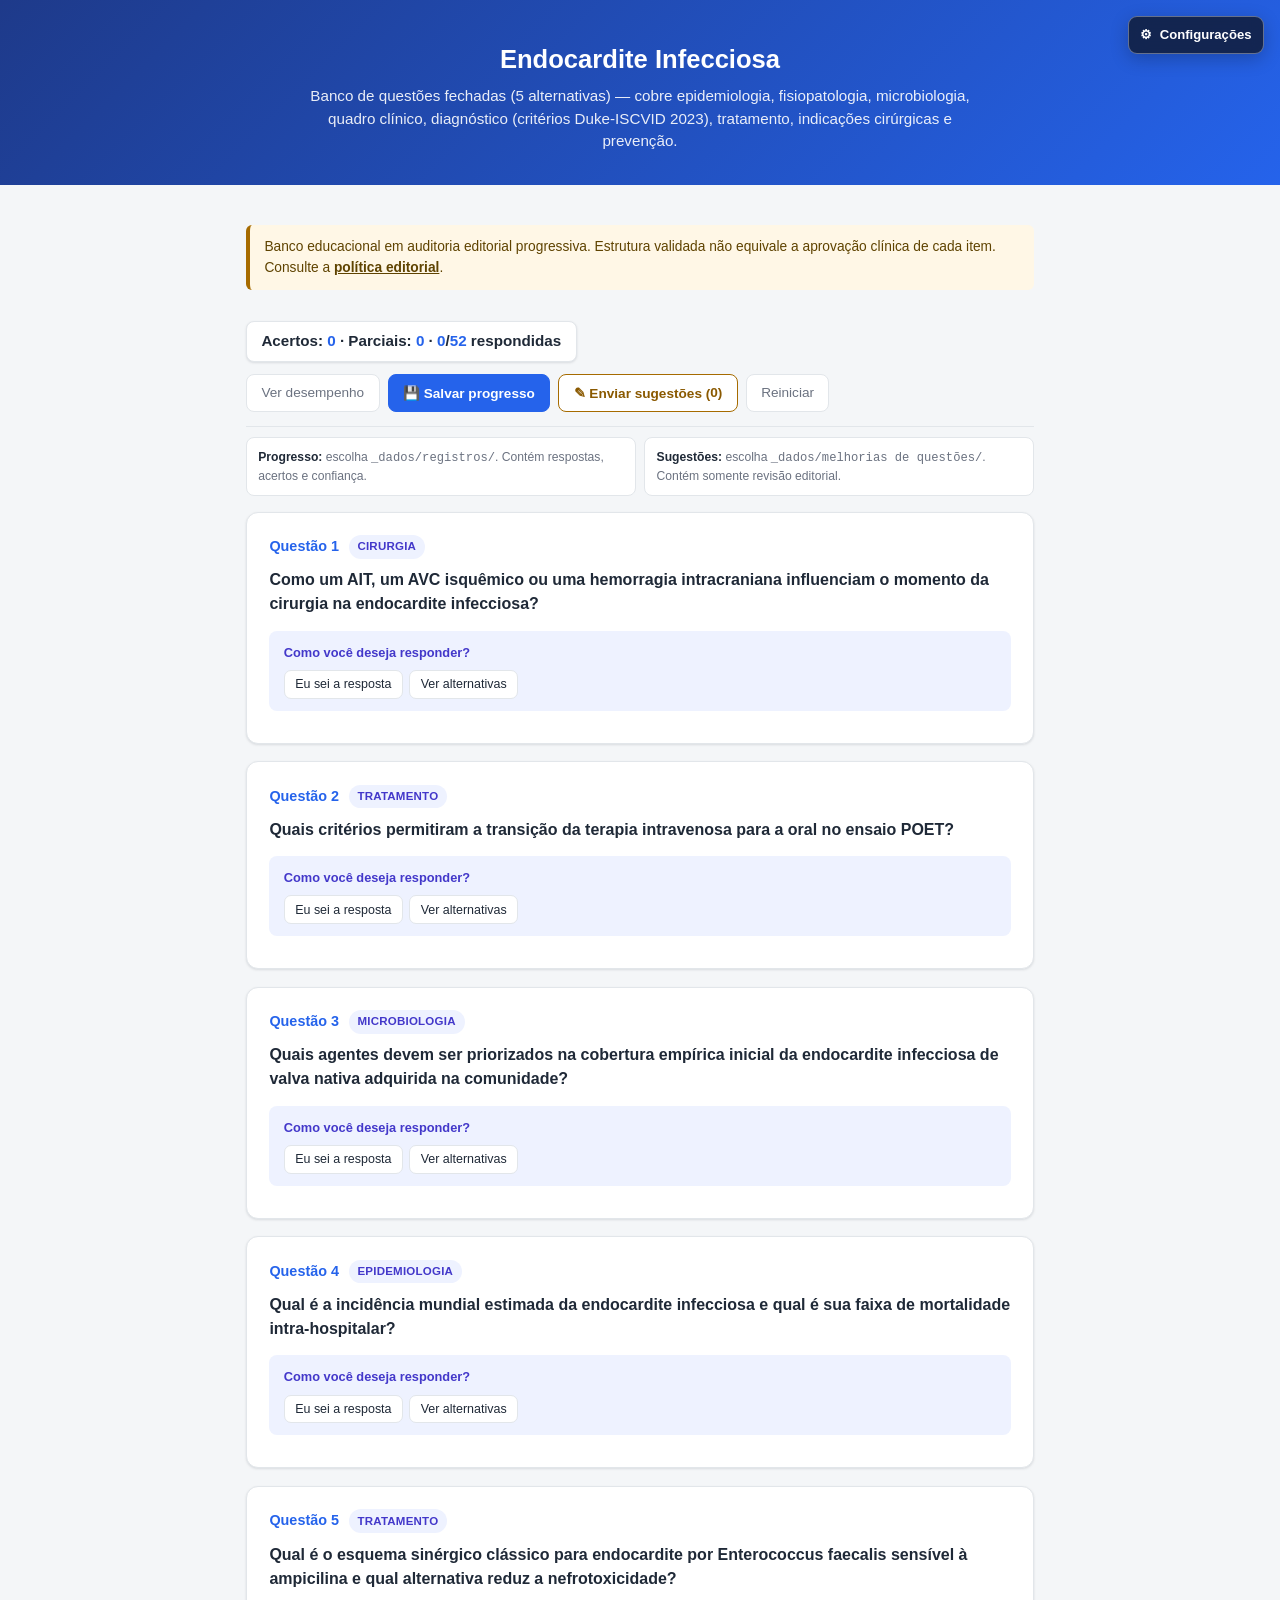
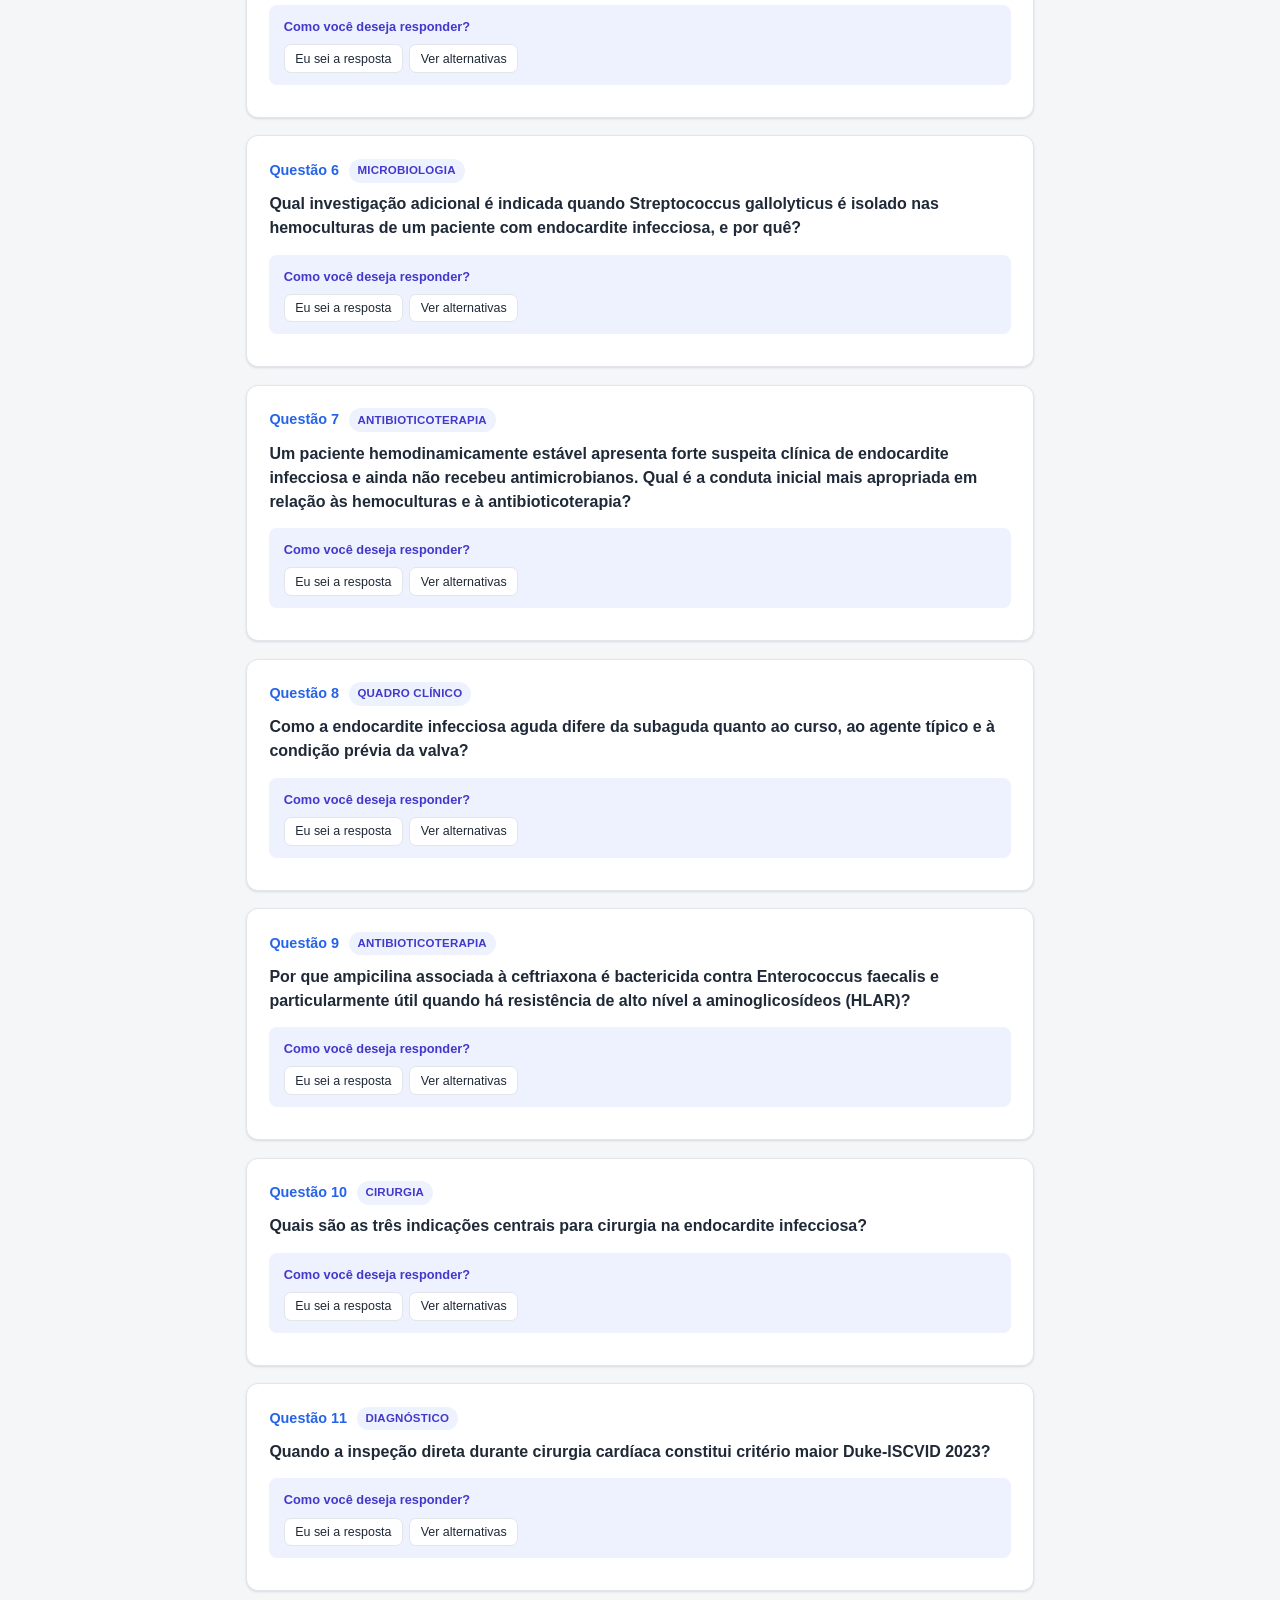
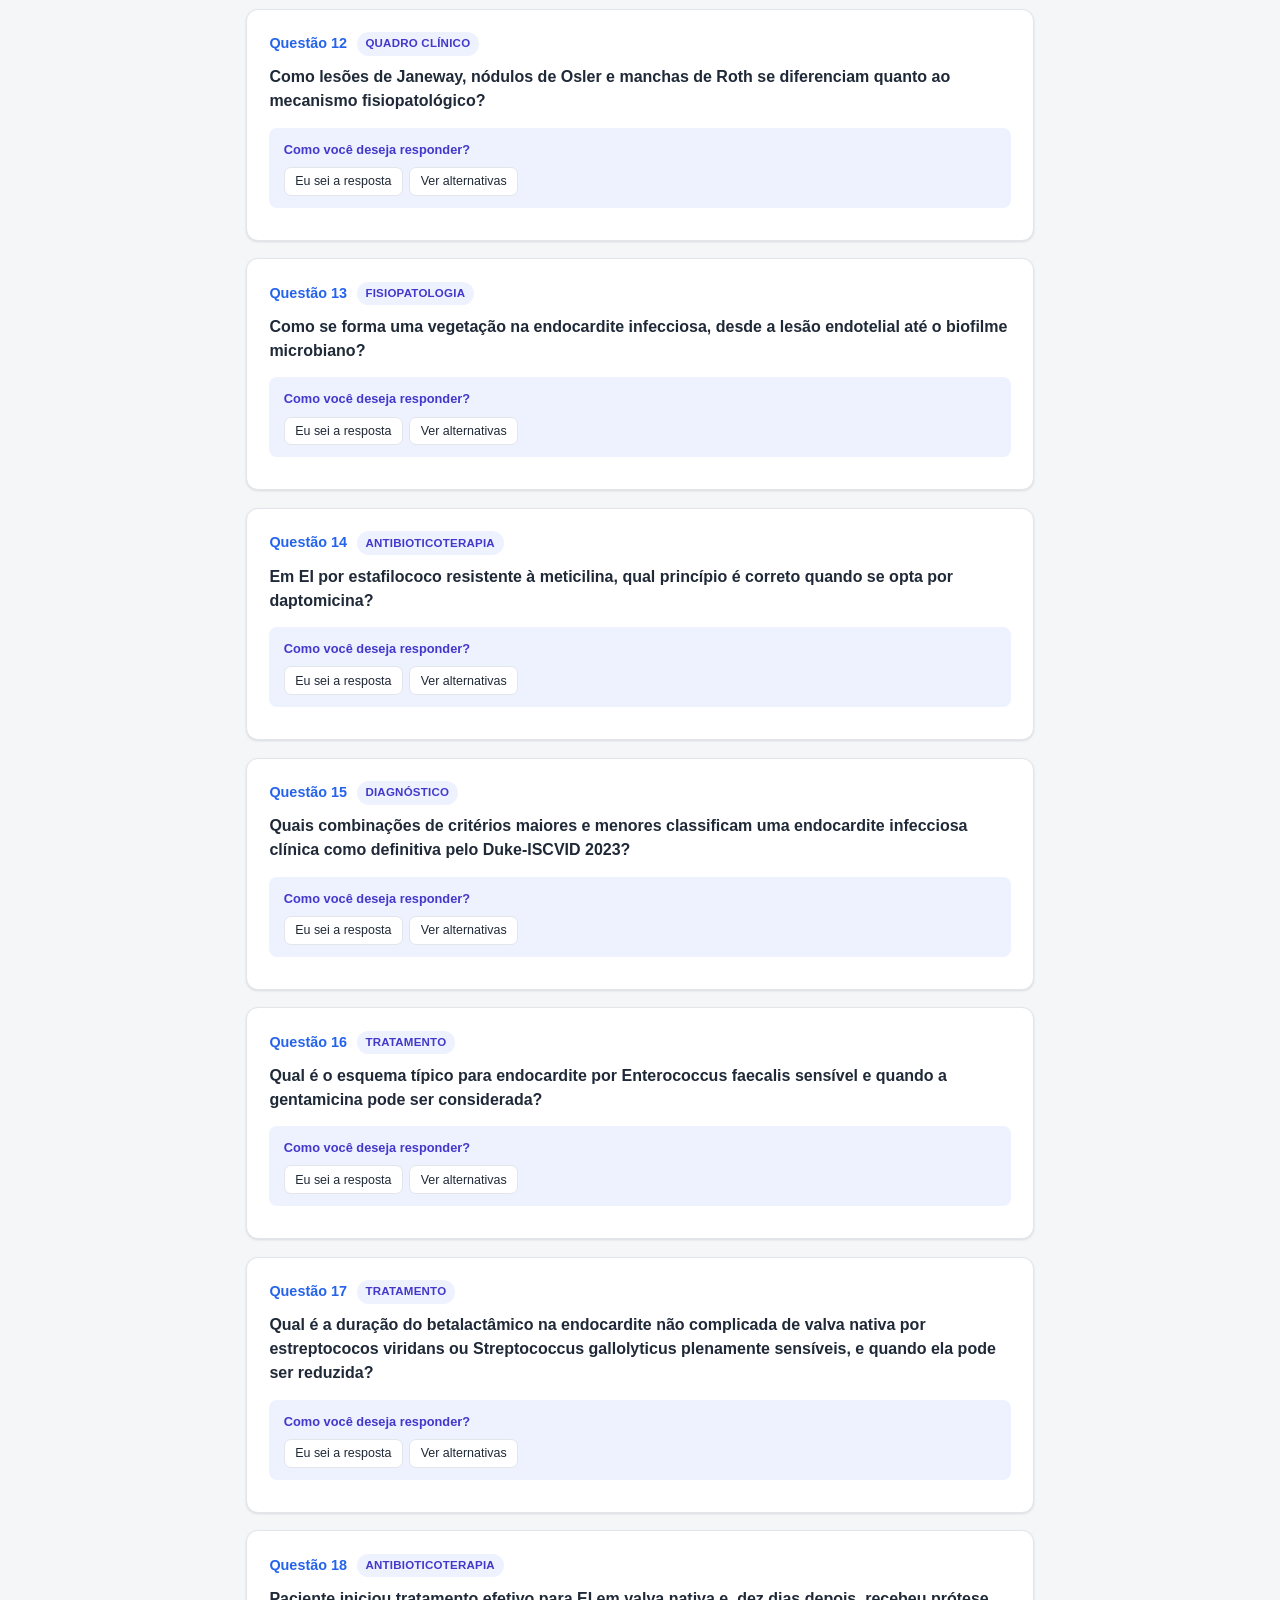
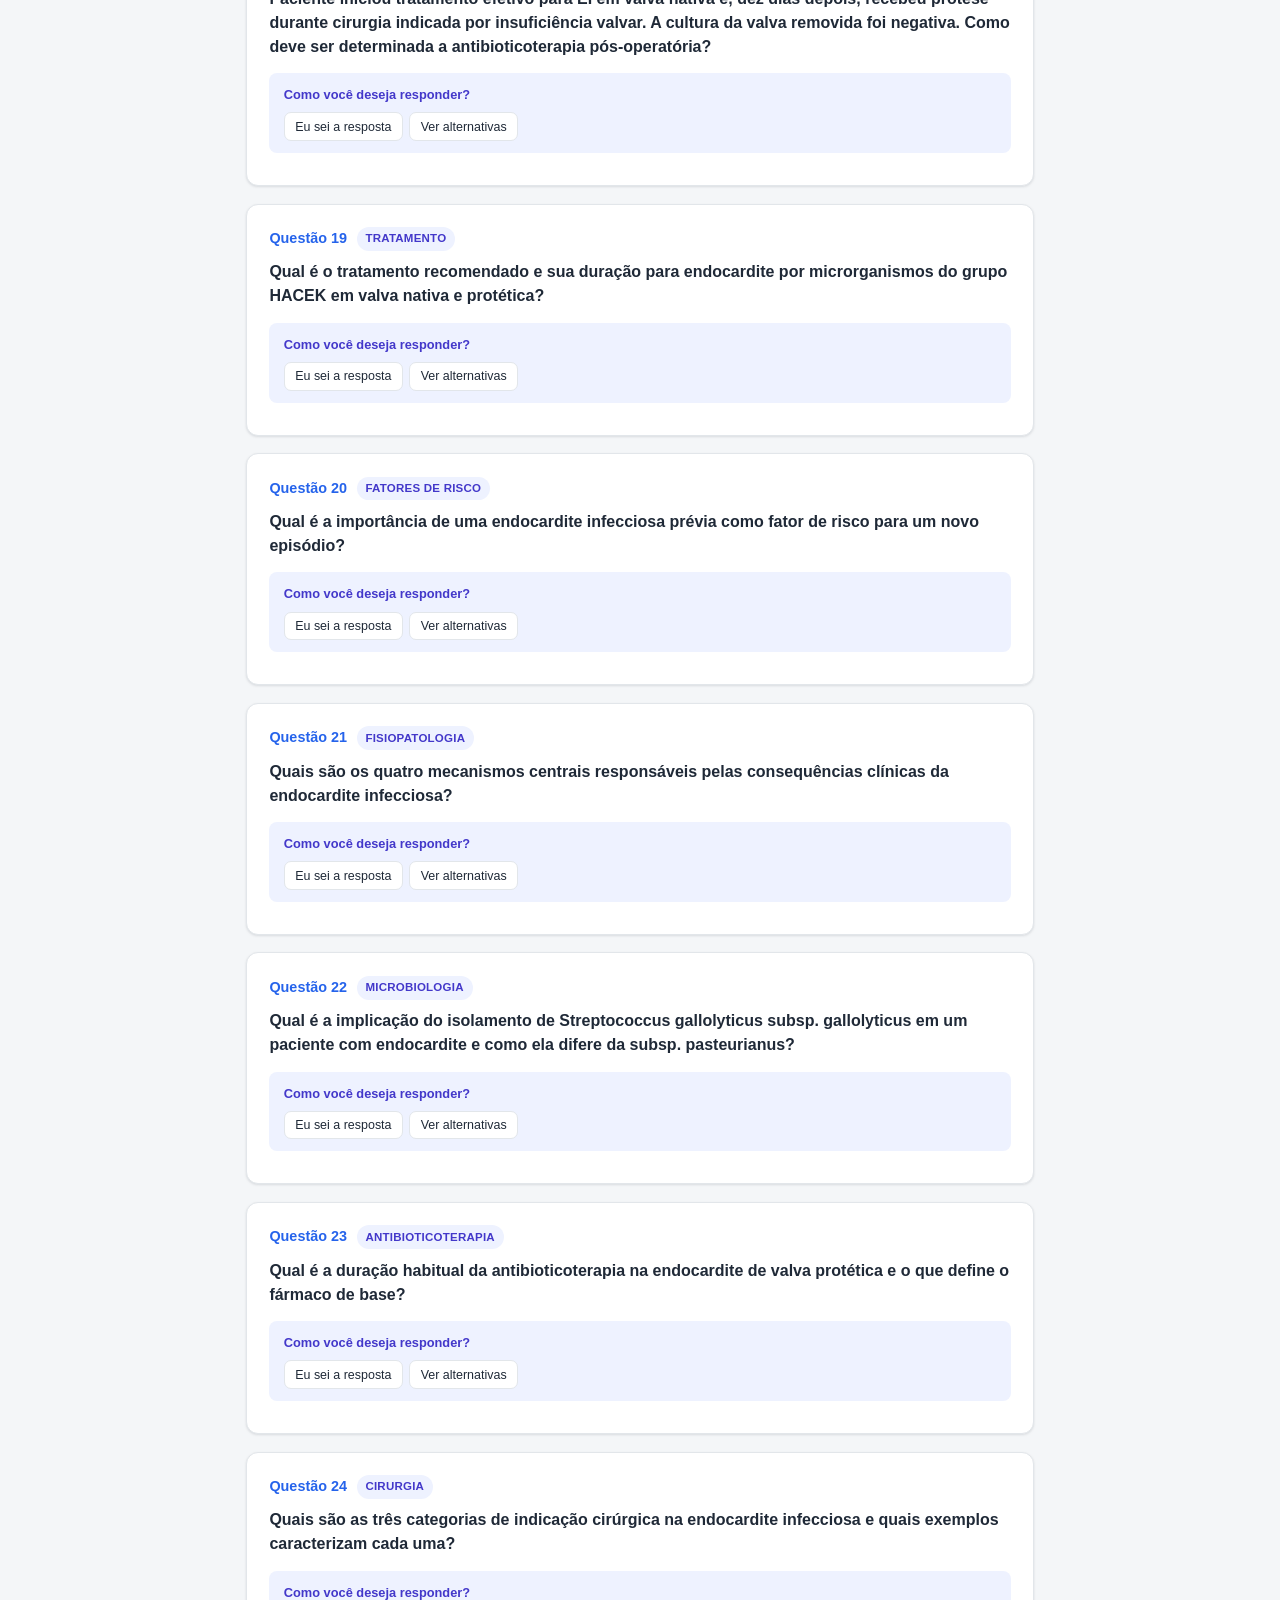
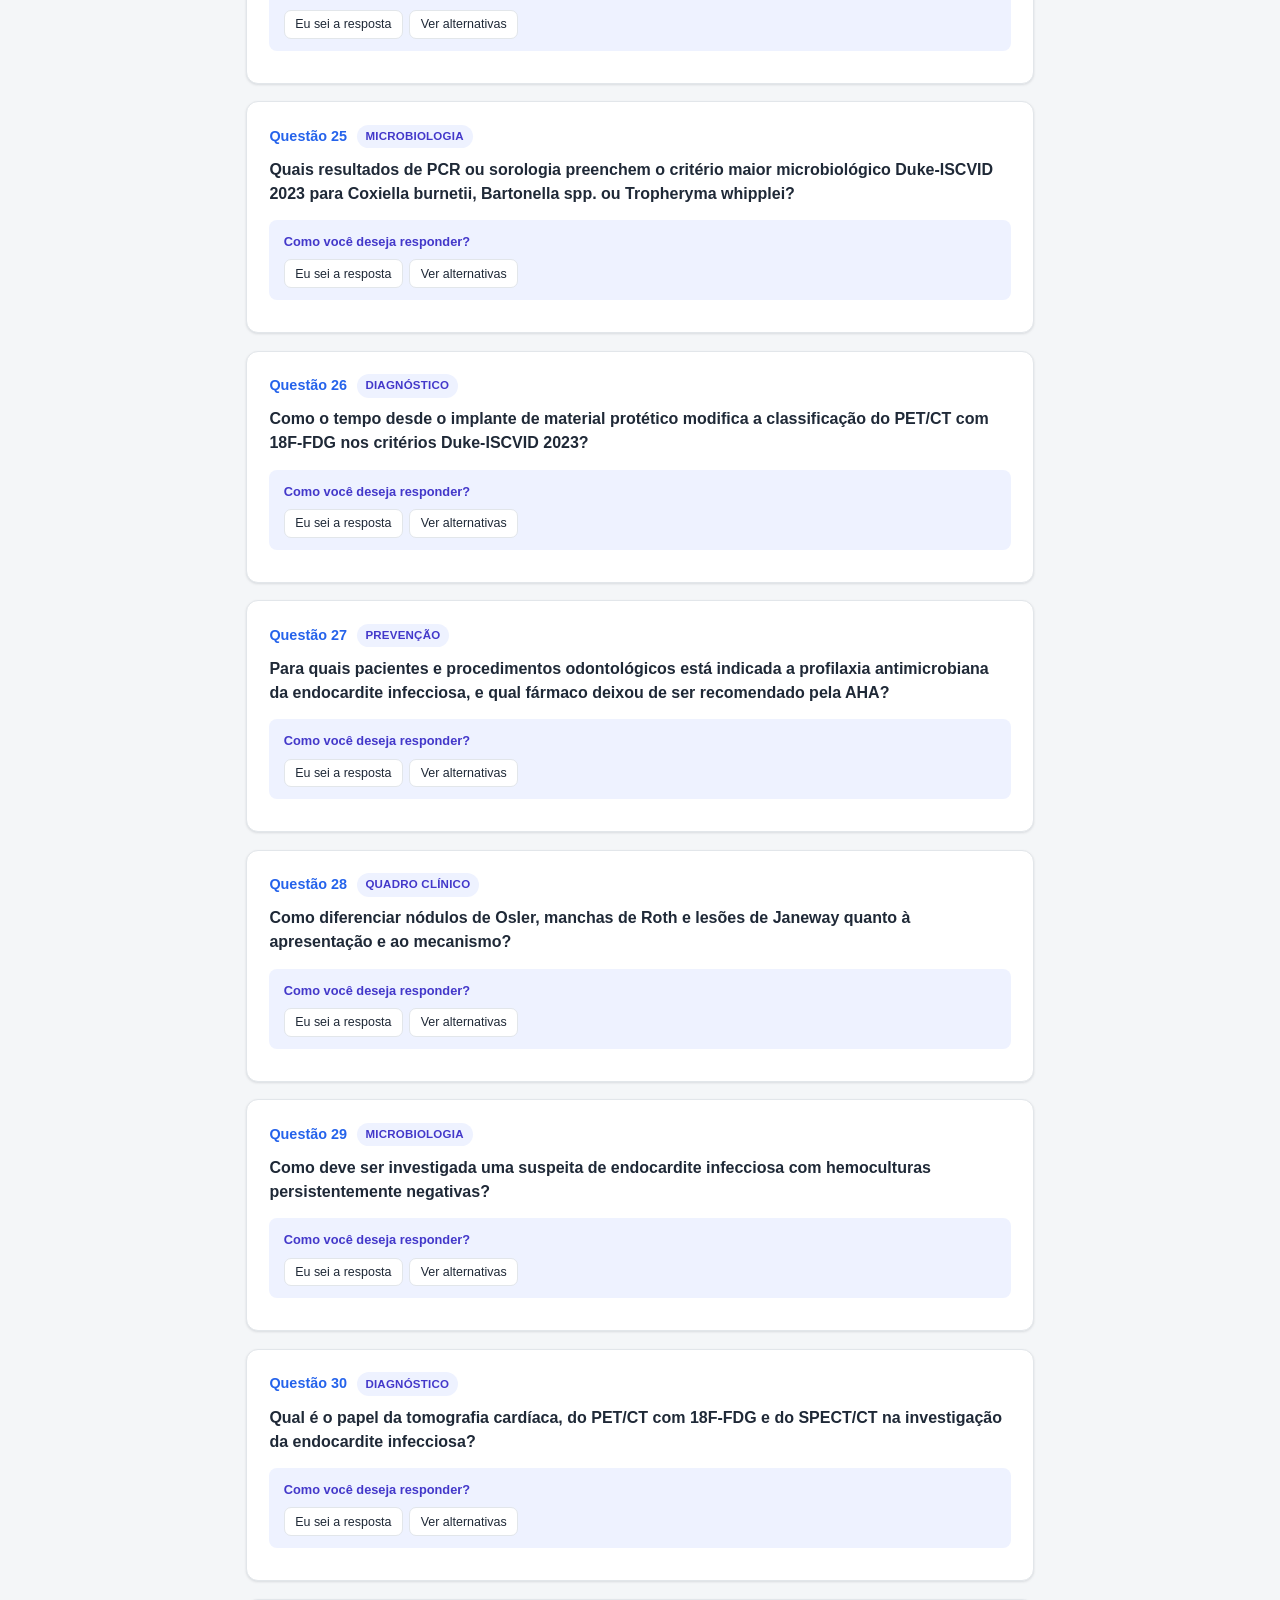
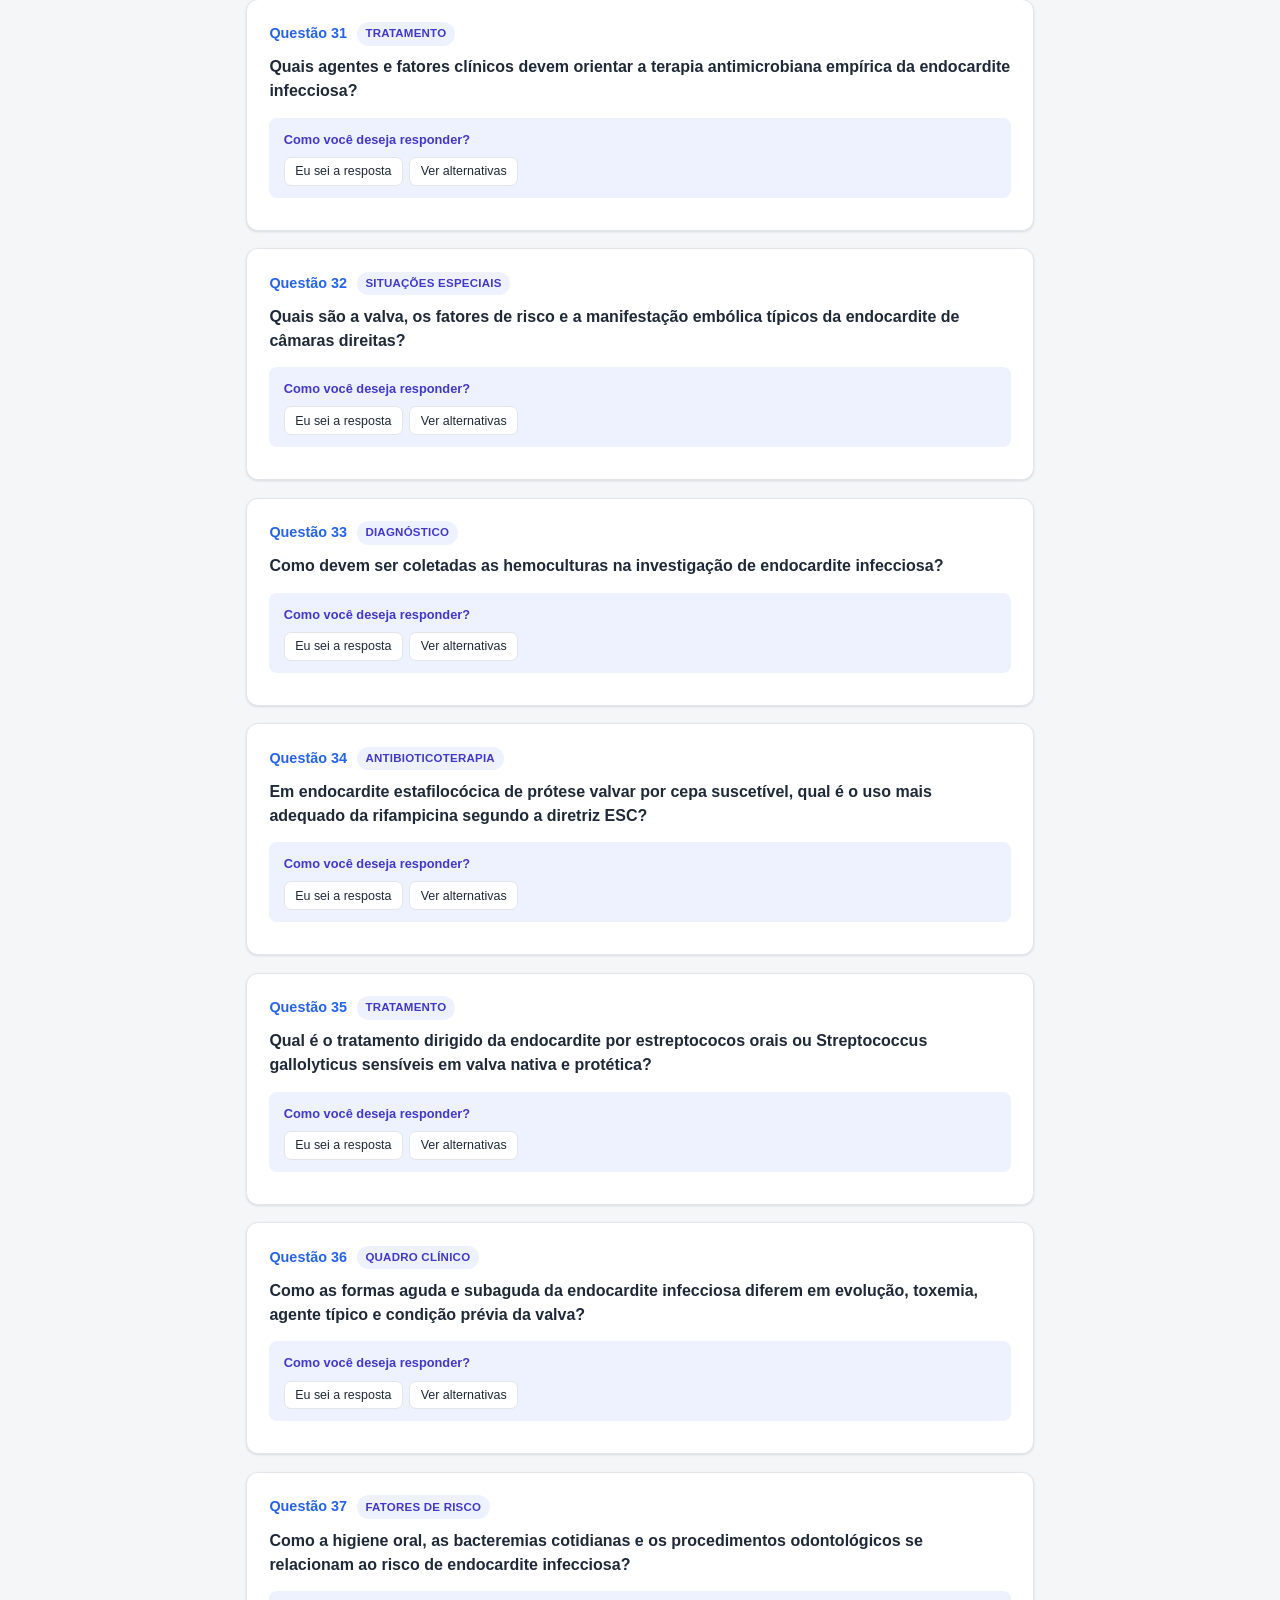
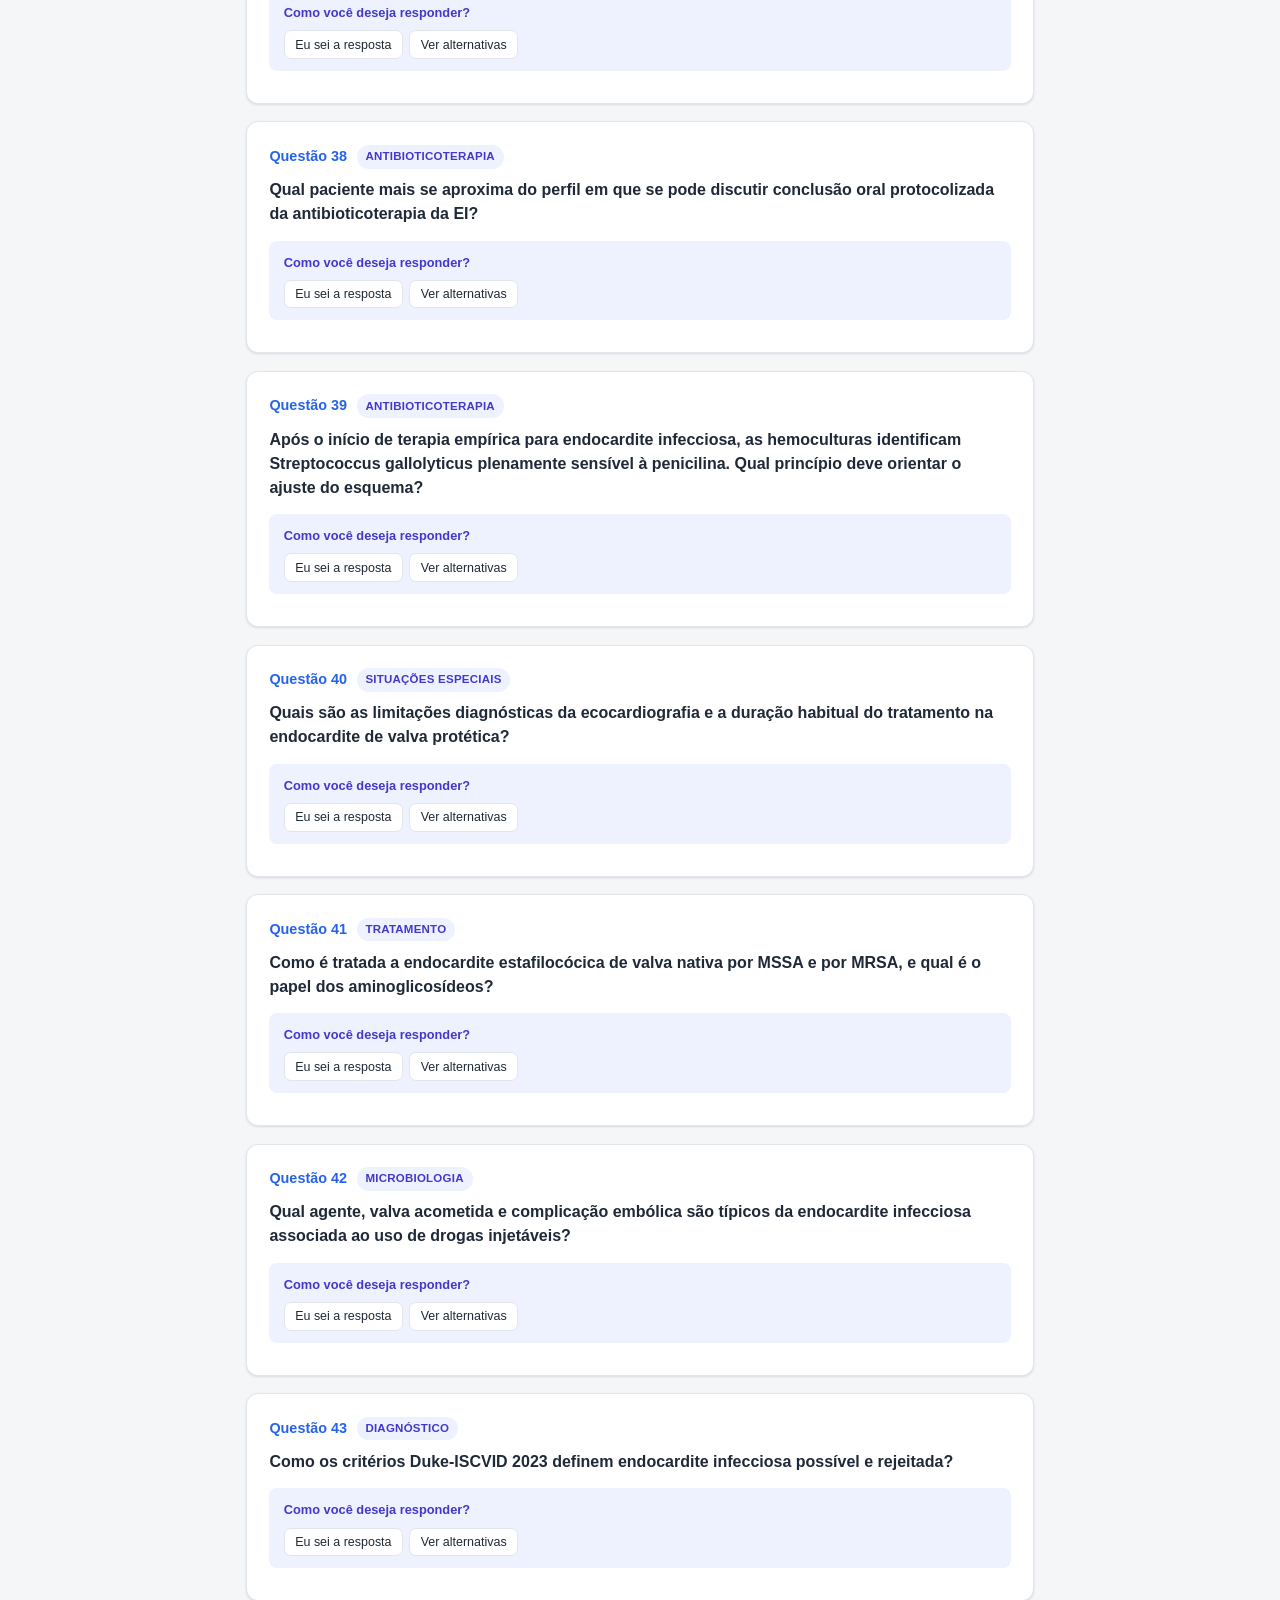
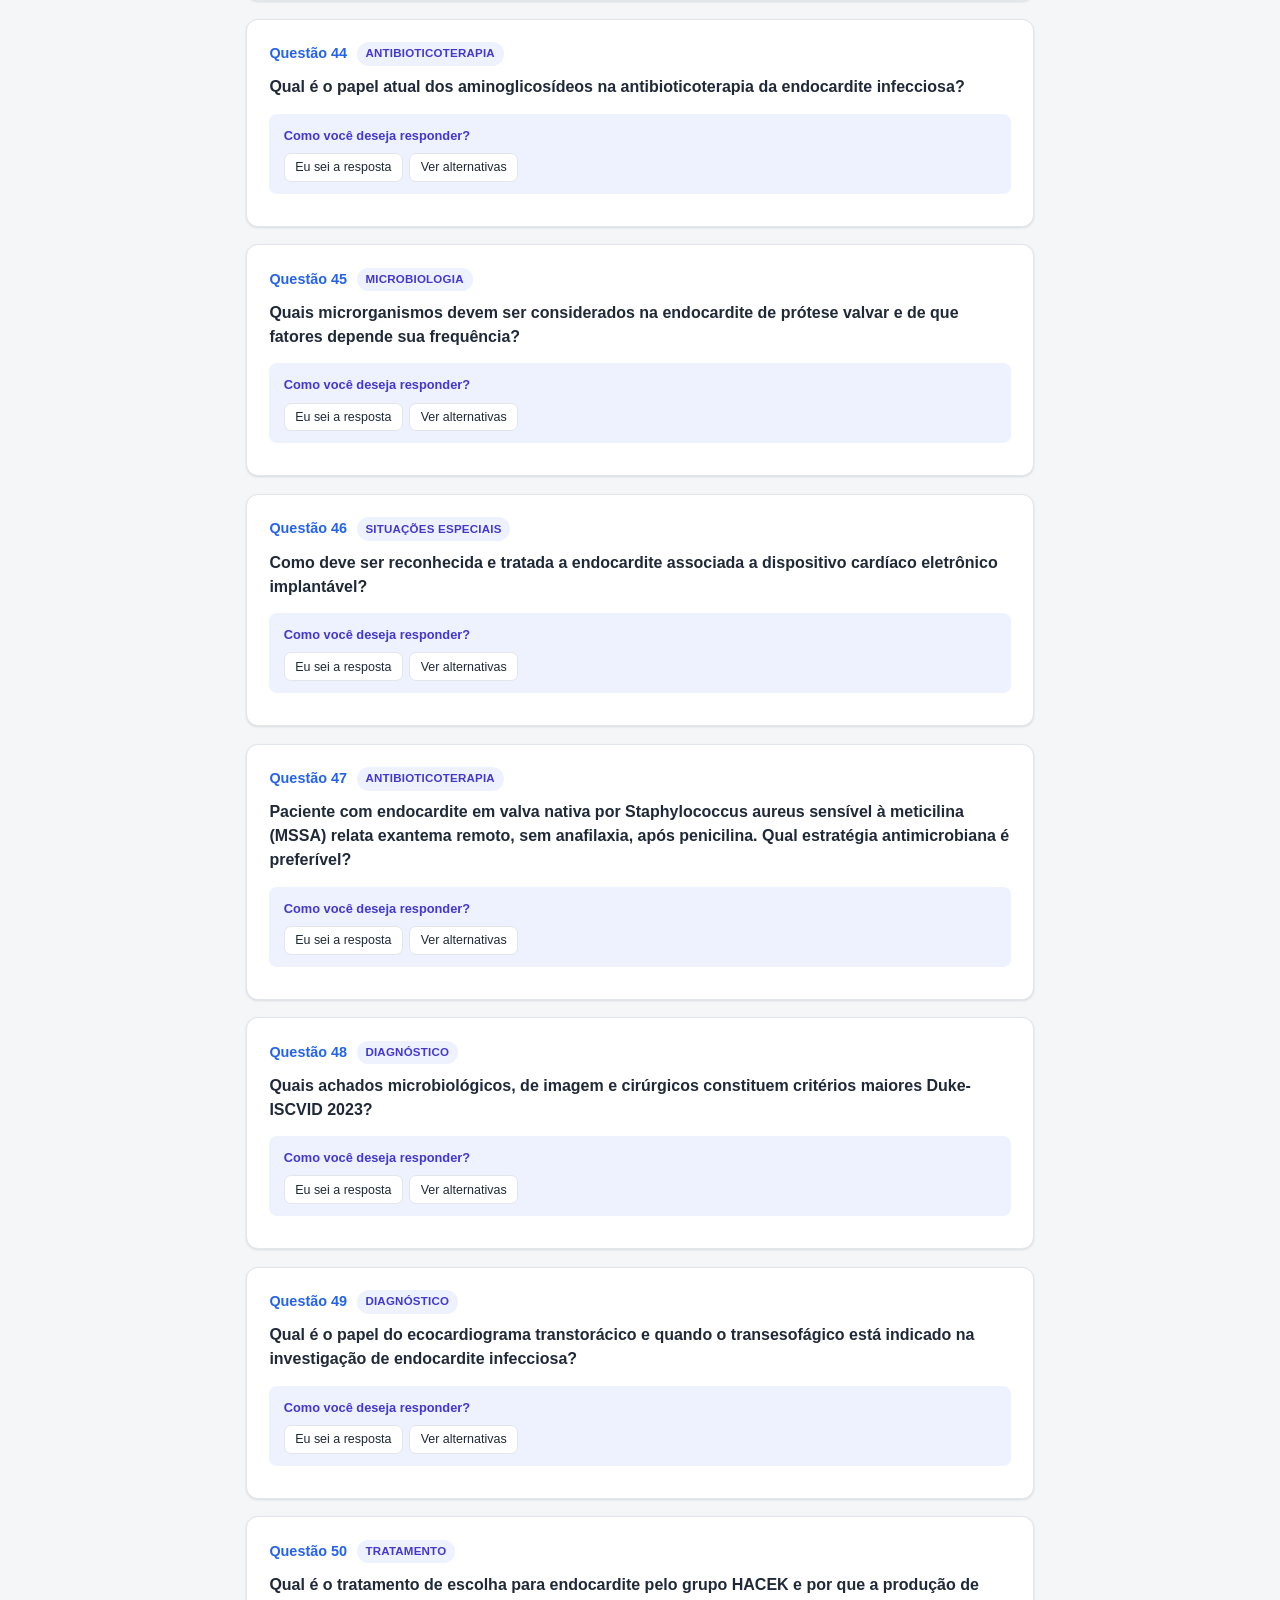
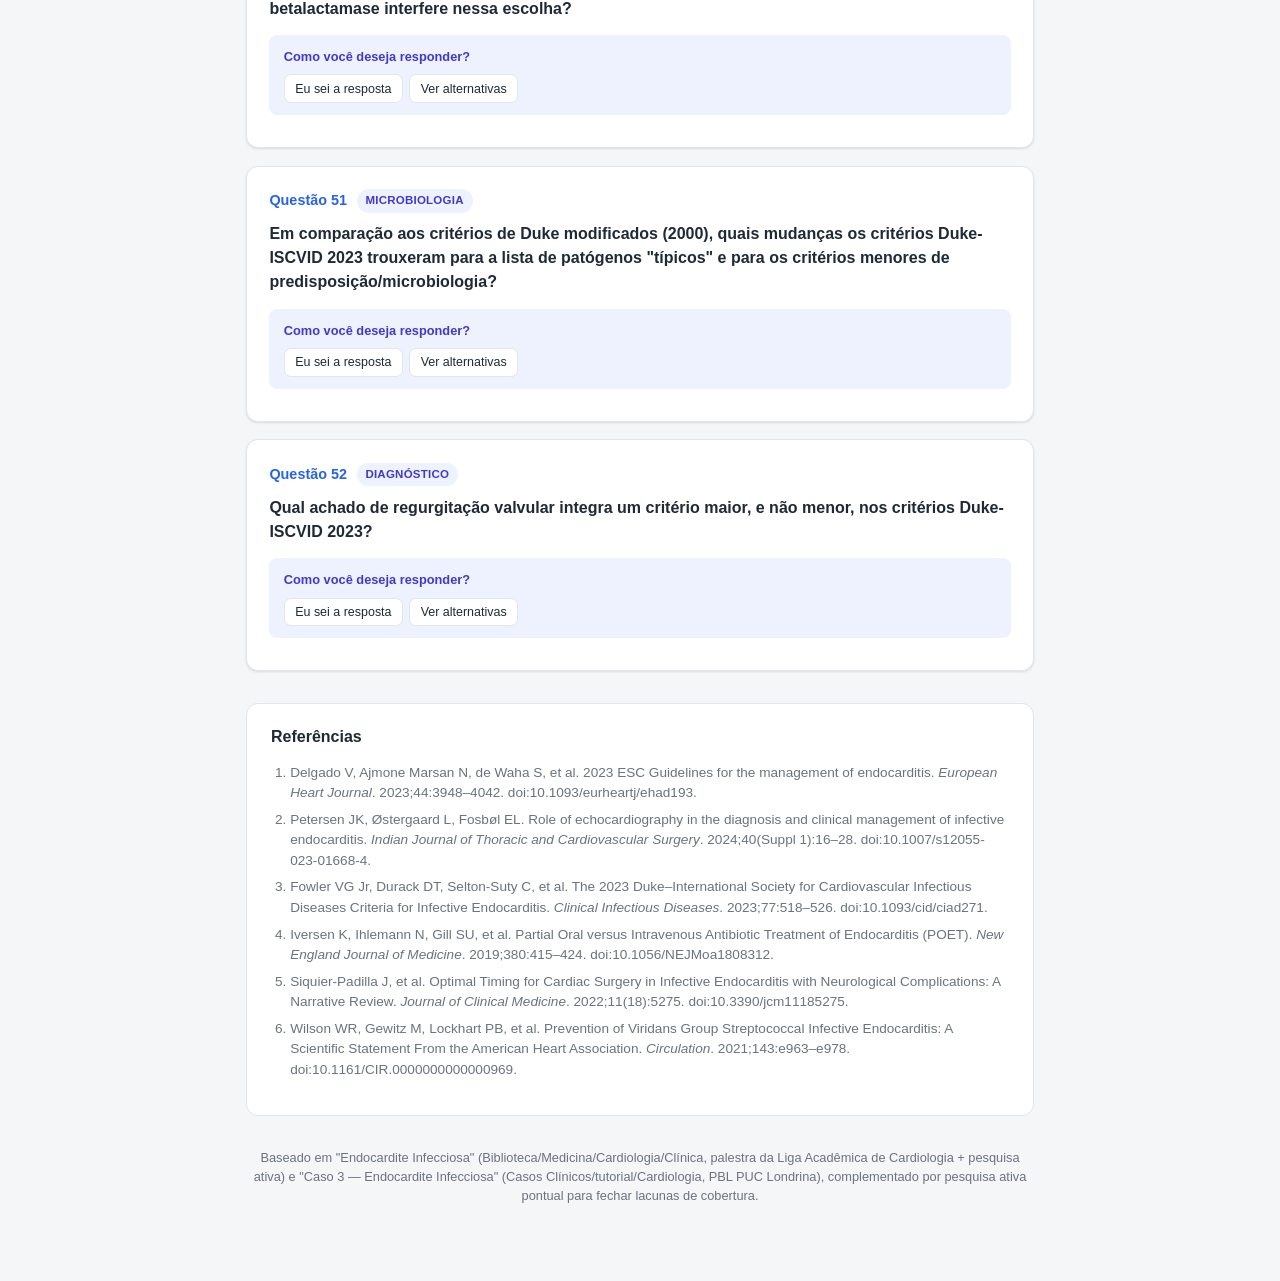
<file: medicina/endocardite.html>
<!DOCTYPE html>
<html lang="pt-BR">
<head>
<meta charset="UTF-8">
<meta name="viewport" content="width=device-width, initial-scale=1.0">
<title id="page-title">Questões</title>
<link rel="stylesheet" href="../_shared/theme.css">
<style>
  /* Específico deste template: cabeçalho, contêiner, botão flutuante de
     configurações e variantes extras de botão (progresso/qualidade). O
     restante do tema e dos componentes de quiz vem de ../_shared/theme.css —
     não duplique regras já definidas lá. */
  header {
    background: linear-gradient(135deg, #1e3a8a, #2563eb);
    color: #fff;
    padding: 2.5rem 1.5rem 2rem;
    text-align: center;
  }
  header h1 { margin: 0 0 0.4rem; font-size: 1.6rem; }
  header p { margin: 0 auto; opacity: 0.9; font-size: 0.95rem; max-width: 700px; }
  .container { max-width: 820px; margin: 0 auto; padding: 1.5rem 1rem 4rem; }

  button.export-progress { background: var(--accent); border-color: var(--accent); color: var(--accent-contrast); }
  button.export-progress:hover { background: color-mix(in srgb, var(--accent) 84%, #000); color: var(--accent-contrast); }
  button.export-quality { border-color: #a66b00; color: #8a5900; }
  button.export-quality:hover { background: #fff7e6; color: #6f4800; }
  .save-actions { display: flex; gap: 0.5rem; flex-wrap: wrap; }
  .save-guidance { display: grid; grid-template-columns: repeat(2, minmax(0, 1fr)); gap: 0.55rem; margin: -0.6rem 0 1rem; }
  .save-guidance p { margin: 0; padding: 0.6rem 0.7rem; border: 1px solid var(--border); border-radius: 8px; background: var(--card-bg); color: var(--text-muted); font-size: 0.76rem; }
  .save-guidance strong { color: var(--text); }
  .settings-trigger {
    position: fixed; top: 1rem; right: 1rem; z-index: 50; display: inline-flex; align-items: center; gap: 0.45rem;
    border: 1px solid rgba(255,255,255,0.35); border-radius: 9px; padding: 0.52rem 0.72rem;
    background: rgba(15,23,42,0.78); color: #fff; font: inherit; font-size: 0.82rem; font-weight: 700;
    cursor: pointer; box-shadow: 0 5px 18px rgba(0,0,0,0.22); backdrop-filter: blur(8px);
  }
  .settings-trigger:hover { background: var(--accent); color: var(--accent-contrast); }

  body[data-view="focus"] .editorial-notice,
  body[data-view="focus"] .footnote { display: none; }

  .footnote {
    text-align: center; color: var(--text-muted); font-size: 0.8rem; margin-top: 2rem;
  }
  .editorial-notice {
    margin: 1rem 0; padding: 0.75rem 0.9rem; border-left: 4px solid #a66b00;
    background: #fff7e6; color: #5f4300; border-radius: 6px; font-size: 0.86rem;
  }
  .editorial-notice a { color: inherit; font-weight: 700; }

  :root[data-theme="dark"] button.export-quality { color: #f0b96a; border-color: #b8791f; }
  :root[data-theme="dark"] button.export-quality:hover { background: #2e2013; color: #ffd28a; }
  :root[data-palette="presleep"] .editorial-notice { background: #fdf1de; color: #6b3f14; border-left-color: #a66b00; }
  :root[data-theme="dark"][data-palette="presleep"] .editorial-notice { background: #2e2013; color: #f0b96a; border-left-color: #b8791f; }

  @media (max-width: 560px) {
    .settings-trigger .settings-label { display: none; }
    .setting-row { align-items: stretch; flex-direction: column; }
    .setting-row .segmented-control { align-self: stretch; }
    .setting-row .segmented-control button { flex: 1; }
    .save-guidance { grid-template-columns: 1fr; }
  }
</style>
</head>
<body>

<button type="button" class="settings-trigger" aria-haspopup="dialog" aria-label="Abrir configurações">
  <span aria-hidden="true">⚙</span><span class="settings-label">Configurações</span>
</button>

<header>
  <h1 id="quiz-title"></h1>
  <p id="quiz-desc"></p>
</header>

<div class="container">
  <div class="editorial-notice" role="note">
    Banco educacional em auditoria editorial progressiva. Estrutura validada não equivale
    a aprovação clínica de cada item. Consulte a
    <a href="../_banco/POLITICA-EDITORIAL.md">política editorial</a>.
  </div>
  <div class="toolbar">
    <div class="score">Acertos: <span id="score-correct">0</span> · Parciais: <span id="score-partial">0</span> · <span id="score-total">0</span>/<span id="score-max">0</span> respondidas</div>
    <div class="toolbar-right">
      <a class="dash-link" href="../_dados/dashboard.html" target="_blank">Ver desempenho</a>
      <div class="save-actions" aria-label="Opções de salvamento">
        <button class="export export-progress" id="save-progress" onclick="saveRegistro()" title="Salva respostas e desempenho em _dados/registros">💾 Salvar progresso</button>
        <button class="export export-quality" id="save-quality" onclick="saveQualityReviews()" title="Salva avaliações editoriais em _dados/melhorias de questões">✎ Enviar sugestões (<span id="quality-pending">0</span>)</button>
      </div>
      <button class="reset" onclick="resetQuiz()">Reiniciar</button>
    </div>
  </div>
  <div class="save-guidance" aria-label="Destino dos arquivos salvos">
    <p><strong>Progresso:</strong> escolha <code>_dados/registros/</code>. Contém respostas, acertos e confiança.</p>
    <p><strong>Sugestões:</strong> escolha <code>_dados/melhorias de questões/</code>. Contém somente revisão editorial.</p>
  </div>
  <p class="export-hint" id="export-hint">Arquivo baixado. Mova-o para <code>Questões/_dados/registros/</code> para que apareça no painel de desempenho.</p>

  <nav class="focus-navigation" aria-label="Navegação entre questões">
    <button type="button" id="focus-prev">&larr; Anterior</button>
    <span class="focus-position" id="focus-position" aria-live="polite"></span>
    <button type="button" id="focus-next">Próxima &rarr;</button>
  </nav>

  <div id="quiz"></div>

  <div class="refs">
    <h2>Referências</h2>
    <ol id="ref-list"></ol>
  </div>

  <p class="footnote" id="quiz-footnote"></p>
</div>

<div class="settings-overlay" id="settings-overlay" aria-hidden="true">
  <section class="settings-dialog" role="dialog" aria-modal="true" aria-labelledby="settings-title" aria-describedby="settings-description">
    <div class="settings-header">
      <div><h2 id="settings-title">Configurações</h2><p id="settings-description">Personalize a aparência e a forma de navegar pelas questões.</p></div>
      <button type="button" class="settings-close" aria-label="Fechar configurações">&times;</button>
    </div>
    <div class="settings-body">
      <div class="setting-row">
        <div class="setting-copy"><strong>Tema</strong><span>Escolha a claridade da interface.</span></div>
        <div class="segmented-control" aria-label="Tema da interface">
          <button type="button" data-theme-choice="light" aria-pressed="false">Claro</button><button type="button" data-theme-choice="dark" aria-pressed="false">Escuro</button>
        </div>
      </div>
      <div class="setting-row">
        <div class="setting-copy"><strong>Paleta de cores</strong><span>Normal ou tons que afetam menos o sono.</span></div>
        <div class="segmented-control" aria-label="Paleta de cores">
          <button type="button" data-palette-choice="normal" aria-pressed="false">Normal</button><button type="button" data-palette-choice="presleep" aria-pressed="false">Pré-sono</button>
        </div>
      </div>
      <div class="setting-row">
        <div class="setting-copy"><strong>Exibição das questões</strong><span>Veja todas ou concentre-se em uma por tela.</span></div>
        <div class="segmented-control" aria-label="Formato das questões">
          <button type="button" data-view-choice="list" aria-pressed="false">Lista</button><button type="button" data-view-choice="focus" aria-pressed="false">Uma por vez</button>
        </div>
      </div>
    </div>
    <div class="settings-footer"><button type="button" class="settings-done">Concluído</button></div>
  </section>
</div>

<script type="application/json" id="quiz-data">
{
  "quizId": "endocardite",
  "title": "Endocardite Infecciosa",
  "description": "Banco de questões fechadas (5 alternativas) — cobre epidemiologia, fisiopatologia, microbiologia, quadro clínico, diagnóstico (critérios Duke-ISCVID 2023), tratamento, indicações cirúrgicas e prevenção.",
  "footnote": "Baseado em \"Endocardite Infecciosa\" (Biblioteca/Medicina/Cardiologia/Clínica, palestra da Liga Acadêmica de Cardiologia + pesquisa ativa) e \"Caso 3 — Endocardite Infecciosa\" (Casos Clínicos/tutorial/Cardiologia, PBL PUC Londrina), complementado por pesquisa ativa pontual para fechar lacunas de cobertura.",
  "questions": [
    {
      "id": "endocardite-01",
      "tema": "Endocardite Infecciosa",
      "cat": "Epidemiologia",
      "classificacao": {
        "area": "Medicina",
        "disciplina": "Infectologia",
        "disciplinasRelacionadas": [
          "Cardiologia",
          "Microbiologia"
        ],
        "tema": "Endocardite Infecciosa",
        "subtema": "Epidemiologia",
        "focos": [],
        "competencia": "Conhecimento fundamental",
        "complexidade": "Fundamental",
        "contexto": "Pergunta direta",
        "hierarquia": [
          "Medicina",
          "Infectologia",
          "Endocardite Infecciosa",
          "Epidemiologia"
        ]
      },
      "q": "Qual é a incidência mundial estimada da endocardite infecciosa e qual é sua faixa de mortalidade intra-hospitalar?",
      "options": [
        "A incidência mundial estimada é de aproximadamente 13,8 casos por 100.000 pessoas-ano, com mortalidade intra-hospitalar entre 15% e 30%",
        "A incidência mundial estimada é de aproximadamente 3,8 casos por 100.000 pessoas-ano, com mortalidade intra-hospitalar entre 15% e 30%",
        "Nos países de alta renda, o envelhecimento populacional foi acompanhado por redução proporcional dos casos associados a próteses e dispositivos intracardíacos",
        "A mortalidade intra-hospitalar situa-se entre 5% e 10%, concentrando-se nos casos por estreptococos orais e sendo menor nos casos por S. aureus",
        "Em países de alta renda, estreptococos orais permanecem os agentes predominantes, enquanto S. aureus e enterococos são mais associados a países de baixa renda"
      ],
      "correct": 0,
      "exp": "A incidência mundial estimada em 2019 foi de 13,8/100.000 pessoas-ano (~66.300 mortes), com mortalidade intra-hospitalar entre 15% e 30%, variando com agente, sítio, complicações, idade e possibilidade de cirurgia. O perfil migrou da doença reumática em jovens para população idosa com valvopatia degenerativa, próteses e dispositivos, com predomínio de S. aureus e E. faecalis.",
      "ref": [
        "delgado2023-esc-endocardite"
      ],
      "itemVersion": 1,
      "editorialState": "aprovada"
    },
    {
      "id": "endocardite-02",
      "tema": "Endocardite Infecciosa",
      "cat": "Fatores de risco",
      "classificacao": {
        "area": "Medicina",
        "disciplina": "Infectologia",
        "disciplinasRelacionadas": [
          "Cardiologia",
          "Microbiologia"
        ],
        "tema": "Endocardite Infecciosa",
        "subtema": "Fatores de risco",
        "focos": [],
        "competencia": "Conhecimento fundamental",
        "complexidade": "Fundamental",
        "contexto": "Pergunta direta",
        "hierarquia": [
          "Medicina",
          "Infectologia",
          "Endocardite Infecciosa",
          "Fatores de risco"
        ]
      },
      "q": "Qual é a importância de uma endocardite infecciosa prévia como fator de risco para um novo episódio?",
      "options": [
        "Próteses valvares cirúrgicas conferem risco maior que próteses transcateter, cujo risco se aproxima ao de uma valva nativa sem doença estrutural",
        "EI prévia confere maior risco individual de recorrência e pior prognóstico, sendo considerada isoladamente um fator de risco relevante",
        "O maior risco entre cardiopatias congênitas ocorre após reparo completo sem material protético, superando o período perioperatório e as lesões cianóticas não corrigidas",
        "Valvopatia estrutural discreta sem repercussão confere risco semelhante ao material protético intracardíaco, razão pela qual ambas recebem a mesma indicação de profilaxia",
        "Dispositivos eletrônicos implantáveis aumentam o risco apenas enquanto a loja do gerador apresenta sinais inflamatórios locais"
      ],
      "correct": 1,
      "exp": "Os fatores cardíacos reconhecidos incluem: EI prévia, prótese valvar ou material protético (inclui próteses transcateter), valvopatia estrutural relevante (sobretudo degenerativa ou reumática), cardiopatia congênita selecionada e dispositivo cardíaco eletrônico implantável ou outro material intracardíaco.",
      "ref": [
        "delgado2023-esc-endocardite"
      ],
      "itemVersion": 1,
      "editorialState": "aprovada"
    },
    {
      "id": "endocardite-03",
      "tema": "Endocardite Infecciosa",
      "cat": "Fatores de risco",
      "classificacao": {
        "area": "Medicina",
        "disciplina": "Infectologia",
        "disciplinasRelacionadas": [
          "Cardiologia",
          "Microbiologia"
        ],
        "tema": "Endocardite Infecciosa",
        "subtema": "Fatores de risco",
        "focos": [],
        "competencia": "Conhecimento fundamental",
        "complexidade": "Fundamental",
        "contexto": "Pergunta direta",
        "hierarquia": [
          "Medicina",
          "Infectologia",
          "Endocardite Infecciosa",
          "Fatores de risco"
        ]
      },
      "q": "Como a higiene oral, as bacteremias cotidianas e os procedimentos odontológicos se relacionam ao risco de endocardite infecciosa?",
      "options": [
        "Hemodiálise não se associa a maior risco de EI, pois o acesso vascular utilizado é considerado estéril por definição clínica e dispensa vigilância adicional",
        "O uso de drogas injetáveis reduz o risco de EI em câmaras direitas comparado à população geral, pois a válvula tricúspide seria naturalmente resistente à colonização bacteriana",
        "Má higiene oral e bacteremias cotidianas repetidas são consideradas particularmente relevantes, tanto quanto procedimentos odontológicos na presença de doença dentária ativa",
        "Cateteres venosos centrais e procedimentos invasivos recentes não são considerados exposições relevantes para EI quando de curta permanência, pela baixa bacteremia associada",
        "Imunossupressão e fragilidade clínica não estão entre os fatores de risco não cardíacos reconhecidos para EI, sendo relevantes apenas nas formas fúngicas raras da doença"
      ],
      "correct": 2,
      "exp": "Entre os fatores não cardíacos: cateter venoso/arterial central, hospitalização ou procedimento invasivo recente, hemodiálise, imunossupressão, fragilidade, uso de drogas injetáveis, procedimentos odontológicos com doença dentária ativa — e, de forma particularmente relevante, má higiene oral com bacteremias cotidianas repetidas.",
      "ref": [
        "delgado2023-esc-endocardite"
      ],
      "itemVersion": 1,
      "editorialState": "aprovada"
    },
    {
      "id": "endocardite-04",
      "tema": "Endocardite Infecciosa",
      "cat": "Fisiopatologia",
      "classificacao": {
        "area": "Medicina",
        "disciplina": "Infectologia",
        "disciplinasRelacionadas": [
          "Cardiologia",
          "Microbiologia"
        ],
        "tema": "Endocardite Infecciosa",
        "subtema": "Fisiopatologia",
        "focos": [],
        "competencia": "Compreensão de mecanismo",
        "complexidade": "Fundamental",
        "contexto": "Pergunta direta",
        "hierarquia": [
          "Medicina",
          "Infectologia",
          "Endocardite Infecciosa",
          "Fisiopatologia"
        ]
      },
      "q": "Como se forma uma vegetação na endocardite infecciosa, desde a lesão endotelial até o biofilme microbiano?",
      "options": [
        "A vegetação inicia-se pela adesão direta do microrganismo ao endotélio íntegro; o depósito de plaquetas e fibrina ocorreria somente depois da colonização microbiana já estabelecida, sem papel do fluxo turbulento",
        "O biofilme aumenta a atividade metabólica bacteriana e a exposição aos antimicrobianos, permitindo reduzir a duração do tratamento antibiótico e dispensar a associação de fármacos bactericidas",
        "A baixa atividade metabólica no interior da vegetação aumentaria a ação dos betalactâmicos, cuja eficácia bactericida independeria do tempo de exposição do fármaco à vegetação",
        "Lesão endotelial e fluxo turbulento promovem depósito de plaquetas e fibrina (endocardite trombótica não bacteriana), substrato sobre o qual a bacteremia permite adesão microbiana e formação de biofilme",
        "A fibrina e as plaquetas depositadas limitariam a adesão microbiana e tornariam a embolização sistêmica mais provável que a destruição valvar local ao longo de toda a evolução clínica"
      ],
      "correct": 3,
      "exp": "A matriz de fibrina e plaquetas reduz a penetração de antimicrobianos e abriga microrganismos metabolicamente pouco ativos — por isso o tratamento exige fármacos bactericidas por semanas e, quando há tecido destruído, abscesso ou material infectado, controle cirúrgico do foco.",
      "ref": [
        "delgado2023-esc-endocardite"
      ],
      "itemVersion": 1,
      "editorialState": "aprovada"
    },
    {
      "id": "endocardite-05",
      "tema": "Endocardite Infecciosa",
      "cat": "Fisiopatologia",
      "classificacao": {
        "area": "Medicina",
        "disciplina": "Infectologia",
        "disciplinasRelacionadas": [
          "Cardiologia",
          "Microbiologia"
        ],
        "tema": "Endocardite Infecciosa",
        "subtema": "Fisiopatologia",
        "focos": [],
        "competencia": "Compreensão de mecanismo",
        "complexidade": "Fundamental",
        "contexto": "Pergunta direta",
        "hierarquia": [
          "Medicina",
          "Infectologia",
          "Endocardite Infecciosa",
          "Fisiopatologia"
        ]
      },
      "q": "Quais são os quatro mecanismos centrais responsáveis pelas consequências clínicas da endocardite infecciosa?",
      "options": [
        "Destruição valvar; vasoespasmo coronariano agudo; embolização asséptica estéril; depósito amiloide progressivo no tecido valvar ao longo dos meses",
        "Formação de aneurisma aórtico dissecante; pericardite constritiva; embolização séptica; hipertensão pulmonar primária de origem não infecciosa",
        "Insuficiência cardíaca isolada; miocardite autoimune; embolização séptica; fibrose endomiocárdica restritiva de origem não infecciosa associada",
        "Extensão perivalvar; embolização séptica; fenômenos imunológicos; hipertrofia ventricular compensatória isolada decorrente da sobrecarga hemodinâmica",
        "Destruição valvar/insuficiência cardíaca; extensão perivalvar (abscesso, fístula, bloqueio AV); embolização séptica; fenômenos imunológicos por imunocomplexos"
      ],
      "correct": 4,
      "exp": "Os quatro mecanismos: destruição valvar e insuficiência cardíaca; extensão perivalvar com abscesso, fístula ou bloqueio AV; embolização séptica; e fenômenos imunológicos por imunocomplexos (ex.: glomerulonefrite).",
      "ref": [
        "delgado2023-esc-endocardite"
      ],
      "itemVersion": 1,
      "editorialState": "aprovada"
    },
    {
      "id": "endocardite-06",
      "tema": "Endocardite Infecciosa",
      "cat": "Microbiologia",
      "classificacao": {
        "area": "Medicina",
        "disciplina": "Infectologia",
        "disciplinasRelacionadas": [
          "Cardiologia",
          "Microbiologia"
        ],
        "tema": "Endocardite Infecciosa",
        "subtema": "Microbiologia",
        "focos": [],
        "competencia": "Conhecimento fundamental",
        "complexidade": "Fundamental",
        "contexto": "Pergunta direta",
        "hierarquia": [
          "Medicina",
          "Infectologia",
          "Endocardite Infecciosa",
          "Microbiologia"
        ]
      },
      "q": "Quais agentes devem ser priorizados na cobertura empírica inicial da endocardite infecciosa de valva nativa adquirida na comunidade?",
      "options": [
        "S. aureus, estreptococos orais, S. gallolyticus, enterococos e o grupo HACEK",
        "Estafilococos coagulase-negativos como agente predominante, seguidos por fungos filamentosos",
        "Predomínio quase exclusivo de bacilos Gram-negativos não fermentadores, como Pseudomonas aeruginosa",
        "Predomínio de anaeróbios estritos, como Bacteroides fragilis, refletindo origem gastrointestinal",
        "Predomínio de Candida spp. e outros fungos, exigindo antifúngico empírico rotineiro nessa população"
      ],
      "correct": 0,
      "exp": "Na tabela de contexto x agentes: valva nativa comunitária → S. aureus, estreptococos orais, S. gallolyticus, enterococos e HACEK.",
      "ref": [
        "delgado2023-esc-endocardite"
      ],
      "itemVersion": 1,
      "editorialState": "aprovada"
    },
    {
      "id": "endocardite-07",
      "tema": "Endocardite Infecciosa",
      "cat": "Microbiologia",
      "classificacao": {
        "area": "Medicina",
        "disciplina": "Infectologia",
        "disciplinasRelacionadas": [
          "Cardiologia",
          "Microbiologia"
        ],
        "tema": "Endocardite Infecciosa",
        "subtema": "Microbiologia",
        "focos": [],
        "competencia": "Conhecimento fundamental",
        "complexidade": "Fundamental",
        "contexto": "Pergunta direta",
        "hierarquia": [
          "Medicina",
          "Infectologia",
          "Endocardite Infecciosa",
          "Microbiologia"
        ]
      },
      "q": "Quais microrganismos devem ser considerados na endocardite de prótese valvar e de que fatores depende sua frequência?",
      "options": [
        "Estafilococos coagulase-negativos têm importância sobretudo na valva nativa de origem comunitária e são claramente menos associados a material protético em qualquer momento pós-implante",
        "Além de S. aureus e enterococos, há risco aumentado de estafilococos coagulase-negativos, Gram-negativos e fungos, variando conforme o tempo desde o implante e a exposição à assistência à saúde",
        "Fungos predominariam de forma isolada na prótese tardia comunitária, sendo pouco relevantes no período precoce associado à assistência à saúde logo após o implante",
        "A prótese precoce exigiria cobertura centrada exclusivamente em estreptococos orais e no grupo HACEK; Gram-negativos ganhariam importância apenas na prótese tardia comunitária",
        "Estreptococos do grupo viridans predominariam nas primeiras semanas após a cirurgia, enquanto estafilococos coagulase-negativos predominariam apenas na prótese tardia comunitária isolada"
      ],
      "correct": 1,
      "exp": "Em prótese: S. aureus, estafilococos coagulase-negativos (particularmente importantes nesse cenário), enterococos, com risco de Gram-negativos e fungos conforme tempo desde o implante e assistência à saúde.",
      "ref": [
        "delgado2023-esc-endocardite"
      ],
      "itemVersion": 1,
      "editorialState": "aprovada"
    },
    {
      "id": "endocardite-08",
      "tema": "Endocardite Infecciosa",
      "cat": "Microbiologia",
      "classificacao": {
        "area": "Medicina",
        "disciplina": "Infectologia",
        "disciplinasRelacionadas": [
          "Cardiologia",
          "Microbiologia"
        ],
        "tema": "Endocardite Infecciosa",
        "subtema": "Microbiologia",
        "focos": [],
        "competencia": "Integração clínica",
        "complexidade": "Integração",
        "contexto": "Pergunta direta",
        "hierarquia": [
          "Medicina",
          "Infectologia",
          "Endocardite Infecciosa",
          "Microbiologia"
        ]
      },
      "q": "Qual agente, valva acometida e complicação embólica são típicos da endocardite infecciosa associada ao uso de drogas injetáveis?",
      "options": [
        "O acometimento predominante é da valva aórtica, com êmbolos sistêmicos para baço e rim como manifestação embólica mais comum",
        "Estreptococos do grupo viridans predominam nesse contexto, refletindo a flora oral habitual do usuário de drogas",
        "O agente predominante é S. aureus, com acometimento típico da valva tricúspide e risco de êmbolos pulmonares sépticos",
        "O grupo HACEK é o agente mais frequentemente implicado, dada a exposição parenteral repetida a cateteres",
        "Fungos filamentosos são o agente mais comum, superando as bactérias Gram-positivas nessa população"
      ],
      "correct": 2,
      "exp": "Uso de drogas injetáveis: S. aureus é o agente predominante, geralmente acometendo a tricúspide, com possibilidade de êmbolos pulmonares sépticos.",
      "ref": [
        "delgado2023-esc-endocardite"
      ],
      "itemVersion": 1,
      "editorialState": "aprovada"
    },
    {
      "id": "endocardite-09",
      "tema": "Endocardite Infecciosa",
      "cat": "Microbiologia",
      "classificacao": {
        "area": "Medicina",
        "disciplina": "Infectologia",
        "disciplinasRelacionadas": [
          "Cardiologia",
          "Microbiologia"
        ],
        "tema": "Endocardite Infecciosa",
        "subtema": "Microbiologia",
        "focos": [],
        "competencia": "Raciocínio diagnóstico",
        "complexidade": "Aplicação",
        "contexto": "Pergunta direta",
        "hierarquia": [
          "Medicina",
          "Infectologia",
          "Endocardite Infecciosa",
          "Microbiologia"
        ]
      },
      "q": "Como deve ser investigada uma suspeita de endocardite infecciosa com hemoculturas persistentemente negativas?",
      "options": [
        "Priorizar sorologia para Coxiella e Bartonella antes mesmo de revisar o uso prévio de antimicrobianos, pois agentes fastidiosos seriam sempre a causa mais frequente de hemoculturas negativas",
        "Repetir apenas uma hemocultura após 48 horas e, caso permaneça negativa, direcionar de imediato a investigação para endocardite trombótica não bacteriana, sem novas etapas de investigação",
        "Iniciar cobertura antifúngica empírica enquanto se aguarda o resultado da sorologia, pois fungos constituiriam sempre a principal causa microbiológica nesse cenário de negatividade persistente",
        "Revisar toda exposição prévia a antimicrobianos (causa mais comum de negatividade), direcionar sorologia/PCR para agentes fastidiosos como Coxiella e Bartonella, sem atribuir a negatividade a causa abacteriana",
        "Solicitar apenas métodos moleculares diretamente no sangue periférico, pois a exposição prévia a antimicrobianos não interferiria em nada na investigação por hemocultura convencional"
      ],
      "correct": 3,
      "exp": "Antibiótico prévio é a causa mais comum de hemocultura negativa. Deve-se rever exposições, direcionar sorologia/PCR (Coxiella burnetii, Bartonella spp., Tropheryma whipplei, fungos etc. conforme exposição) e, se houver cirurgia, enviar tecido valvar para cultura, histopatologia e métodos moleculares.",
      "ref": [
        "delgado2023-esc-endocardite"
      ],
      "itemVersion": 1,
      "editorialState": "aprovada"
    },
    {
      "id": "endocardite-10",
      "tema": "Endocardite Infecciosa",
      "cat": "Microbiologia",
      "classificacao": {
        "area": "Medicina",
        "disciplina": "Infectologia",
        "disciplinasRelacionadas": [
          "Cardiologia",
          "Microbiologia"
        ],
        "tema": "Endocardite Infecciosa",
        "subtema": "Microbiologia",
        "focos": [],
        "competencia": "Raciocínio diagnóstico",
        "complexidade": "Integração",
        "contexto": "Caso clínico",
        "hierarquia": [
          "Medicina",
          "Infectologia",
          "Endocardite Infecciosa",
          "Microbiologia"
        ]
      },
      "q": "Qual investigação adicional é indicada quando Streptococcus gallolyticus é isolado nas hemoculturas de um paciente com endocardite infecciosa, e por quê?",
      "options": [
        "Avaliação odontológica, pela associação predominante desse agente com periodontite e bacteremia após manipulação gengival",
        "Ecocardiografia seriada para pesquisar endocardite fúngica concomitante, associação descrita com esse estreptococo",
        "Investigação do trato urinário, especialmente para neoplasia de bexiga e alterações estruturais predisponentes",
        "Investigação hepatobiliar por imagem, associação que supera a relação desse agente com lesões colorretais",
        "Investigação colônica (ex.: colonoscopia), pela associação bem estabelecida com neoplasia/lesões de cólon"
      ],
      "correct": 4,
      "exp": "O material cita explicitamente: \"Streptococcus gallolyticus exige investigação colônica\" — associação clássica com neoplasia/pólipos de cólon.",
      "ref": [
        "delgado2023-esc-endocardite"
      ],
      "itemVersion": 1,
      "editorialState": "aprovada"
    },
    {
      "id": "endocardite-11",
      "tema": "Endocardite Infecciosa",
      "cat": "Quadro clínico",
      "classificacao": {
        "area": "Medicina",
        "disciplina": "Infectologia",
        "disciplinasRelacionadas": [
          "Cardiologia",
          "Microbiologia"
        ],
        "tema": "Endocardite Infecciosa",
        "subtema": "Quadro clínico",
        "focos": [],
        "competencia": "Raciocínio diagnóstico",
        "complexidade": "Aplicação",
        "contexto": "Pergunta direta",
        "hierarquia": [
          "Medicina",
          "Infectologia",
          "Endocardite Infecciosa",
          "Quadro clínico"
        ]
      },
      "q": "Como a endocardite infecciosa aguda difere da subaguda quanto ao curso, ao agente típico e à condição prévia da valva?",
      "options": [
        "A EI aguda estafilocócica tem curso fulminante em dias, tipicamente sobre valva nativa previamente normal; a subaguda, frequentemente por estreptococos do grupo viridans, evolui de forma arrastada sobre valva já lesada",
        "A EI subaguda se caracterizaria por hemoculturas frequentemente negativas e por evolução arrastada ao longo de semanas, enquanto a forma aguda seria definida sempre pela positividade precoce das hemoculturas colhidas",
        "A forma aguda predominaria tipicamente em valvas já previamente lesadas, sobretudo por estreptococos do grupo viridans; já a subaguda acometeria valvas normais, tipicamente causada por S. aureus",
        "A distinção entre as formas se basearia principalmente na presença de complicações embólicas: sistêmicas e disseminadas na forma aguda, e exclusivamente pulmonares isoladas na forma subaguda",
        "S. aureus predominaria igualmente nas duas formas de apresentação clínica da doença; o estado prévio da valva determinaria isoladamente se a apresentação seria aguda ou subaguda"
      ],
      "correct": 0,
      "exp": "Conforme Delgado et al. (ESC 2023): EI subaguda combina febre arrastada/recorrente, sopro sobre valvopatia prévia, esplenomegalia e emagrecimento, tipicamente por estreptococos viridans em valva já lesada — em contraste com a EI aguda estafilocócica, fulminante, sobre valva nativa até então normal.",
      "ref": [
        "delgado2023-esc-endocardite"
      ],
      "itemVersion": 1,
      "editorialState": "aprovada"
    },
    {
      "id": "endocardite-12",
      "tema": "Endocardite Infecciosa",
      "cat": "Quadro clínico",
      "classificacao": {
        "area": "Medicina",
        "disciplina": "Infectologia",
        "disciplinasRelacionadas": [
          "Cardiologia",
          "Microbiologia"
        ],
        "tema": "Endocardite Infecciosa",
        "subtema": "Quadro clínico",
        "focos": [],
        "competencia": "Raciocínio diagnóstico",
        "complexidade": "Integração",
        "contexto": "Caso clínico",
        "hierarquia": [
          "Medicina",
          "Infectologia",
          "Endocardite Infecciosa",
          "Quadro clínico"
        ]
      },
      "q": "Como diferenciar nódulos de Osler, manchas de Roth e lesões de Janeway quanto à apresentação e ao mecanismo?",
      "options": [
        "Nódulos de Osler seriam sempre indolores e decorreriam de microembolização séptica direta às polpas digitais, enquanto lesões de Janeway seriam dolorosas e decorreriam de imunocomplexos circulantes",
        "Nódulos de Osler (dolorosos, polpas digitais) e manchas de Roth refletem fenômenos imunológicos por imunocomplexos, enquanto lesões de Janeway (indolores, palmoplantares) refletem microembolização séptica",
        "Manchas de Roth seriam achados cutâneos localizados nas regiões palmoplantares, mecanicamente idênticos às lesões de Janeway quanto à origem embólica direta e ao mecanismo fisiopatológico subjacente",
        "A presença de estigmas periféricos clássicos teria sempre alta sensibilidade diagnóstica, de modo que a ausência deles praticamente excluiria por completo o diagnóstico de endocardite infecciosa",
        "Hemorragias em lasca subungueais e petéquias cutâneas seriam consideradas classicamente fenômenos imunológicos mediados por imunocomplexos, e não fenômenos vasculares diretos da própria doença"
      ],
      "correct": 1,
      "exp": "Fenômenos imunológicos: nódulos de Osler (dolorosos), manchas de Roth (hemorragias retinianas com centro pálido), glomerulonefrite. Fenômenos vasculares: petéquias, hemorragias em lasca, lesões de Janeway (indolores, palmoplantares), aneurisma infeccioso, hemorragia intracraniana. Esses achados têm baixa sensibilidade — sua ausência não afasta EI.",
      "ref": [
        "delgado2023-esc-endocardite"
      ],
      "itemVersion": 1,
      "editorialState": "aprovada"
    },
    {
      "id": "endocardite-13",
      "tema": "Endocardite Infecciosa",
      "cat": "Diagnóstico",
      "classificacao": {
        "area": "Medicina",
        "disciplina": "Infectologia",
        "disciplinasRelacionadas": [
          "Cardiologia",
          "Microbiologia"
        ],
        "tema": "Endocardite Infecciosa",
        "subtema": "Diagnóstico",
        "focos": [],
        "competencia": "Raciocínio diagnóstico",
        "complexidade": "Aplicação",
        "contexto": "Pergunta direta",
        "hierarquia": [
          "Medicina",
          "Infectologia",
          "Endocardite Infecciosa",
          "Diagnóstico"
        ]
      },
      "q": "Como devem ser coletadas as hemoculturas na investigação de endocardite infecciosa?",
      "options": [
        "Dois conjuntos periféricos colhidos do mesmo sítio de punção, com frascos aeróbio e anaeróbio, obtidos apenas após a administração da primeira dose do antimicrobiano já prescrito",
        "Três conjuntos de hemocultura, sendo apenas um periférico e os outros dois colhidos diretamente do cateter venoso, em sequência, para comparar o tempo de positividade entre os sítios",
        "Três conjuntos de hemoculturas periféricas, de sítios de punção distintos, com frascos aeróbio e anaeróbio, colhidos idealmente antes do antimicrobiano, evitando coleta exclusiva por cateter",
        "Três frascos aeróbios periféricos apenas, reservando os frascos anaeróbios exclusivamente para os pacientes com foco abdominal claramente suspeito já identificado na história clínica",
        "Dois conjuntos periféricos colhidos simultaneamente do mesmo sítio de punção, já que o volume total obtido seria sempre mais relevante do que a independência entre as punções realizadas"
      ],
      "correct": 2,
      "exp": "Três conjuntos de hemoculturas periféricas de sítios distintos, com intervalo de ao menos ~1h/30min entre elas quando possível, cada conjunto com frascos aeróbio e anaeróbio de volume adequado, colhidos antes do antimicrobiano no paciente estável, evitando coleta exclusiva de cateter.",
      "ref": [
        "delgado2023-esc-endocardite"
      ],
      "itemVersion": 1,
      "editorialState": "aprovada"
    },
    {
      "id": "endocardite-14",
      "tema": "Endocardite Infecciosa",
      "cat": "Diagnóstico",
      "classificacao": {
        "area": "Medicina",
        "disciplina": "Infectologia",
        "disciplinasRelacionadas": [
          "Cardiologia",
          "Microbiologia"
        ],
        "tema": "Endocardite Infecciosa",
        "subtema": "Diagnóstico",
        "focos": [],
        "competencia": "Raciocínio diagnóstico",
        "complexidade": "Aplicação",
        "contexto": "Pergunta direta",
        "hierarquia": [
          "Medicina",
          "Infectologia",
          "Endocardite Infecciosa",
          "Diagnóstico"
        ]
      },
      "q": "Qual é o papel do ecocardiograma transtorácico e quando o transesofágico está indicado na investigação de endocardite infecciosa?",
      "options": [
        "O ETE seria sempre o exame inicial de escolha na maioria dos pacientes, ficando o ETT reservado apenas aos casos em que há contraindicação esofágica formalmente documentada antes do exame",
        "Um resultado de ETT negativo reduziria suficientemente a probabilidade de EI mesmo havendo bacteremia confirmada por S. aureus, dispensando o ETE sempre que não houver sopro cardíaco audível ao exame",
        "Em pacientes com prótese valvar, a tomografia cardíaca substituiria integralmente o ETE em todos os cenários clínicos, porque o material protético limitaria ambos os métodos de imagem ecocardiográfica de modo semelhante e equivalente",
        "O ETT é o exame inicial; o ETE é indicado quando o ETT é negativo/inconclusivo com alta suspeita, na presença de prótese/dispositivo, em bacteremia por S. aureus com risco clínico, ou para definir complicações e anatomia cirúrgica",
        "Na bacteremia confirmada por S. aureus, o ETE seria reservado apenas aos pacientes com ETT já positivo, servindo unicamente para medir com precisão o tamanho da vegetação antes do procedimento cirúrgico programado"
      ],
      "correct": 3,
      "exp": "ETT é o exame inicial. ETE indicado se ETT negativo/inconclusivo com alta suspeita, prótese/dispositivo, bacteremia por S. aureus com risco clínico, ou necessidade de definir complicações/anatomia cirúrgica. Se negativo e suspeita persistir, repetir ETT/ETE em 5–7 dias (ou antes, se deterioração).",
      "ref": [
        "delgado2023-esc-endocardite",
        "petersen2024-eco-ei"
      ],
      "itemVersion": 1,
      "editorialState": "aprovada"
    },
    {
      "id": "endocardite-15",
      "tema": "Endocardite Infecciosa",
      "cat": "Diagnóstico",
      "classificacao": {
        "area": "Medicina",
        "disciplina": "Infectologia",
        "disciplinasRelacionadas": [
          "Cardiologia",
          "Microbiologia"
        ],
        "tema": "Endocardite Infecciosa",
        "subtema": "Diagnóstico",
        "focos": [],
        "competencia": "Raciocínio diagnóstico",
        "complexidade": "Aplicação",
        "contexto": "Pergunta direta",
        "hierarquia": [
          "Medicina",
          "Infectologia",
          "Endocardite Infecciosa",
          "Diagnóstico"
        ]
      },
      "q": "Qual é o papel da tomografia cardíaca, do PET/CT com 18F-FDG e do SPECT/CT na investigação da endocardite infecciosa?",
      "options": [
        "O PET/CT apresenta maior utilidade na valva nativa; em próteses, a captação perivalvar inflamatória normal do pós-operatório reduziria a especificidade do exame mesmo além do período inicial recomendado de espera",
        "A TC cardíaca seria sempre superior para caracterizar vegetações pequenas e móveis, enquanto o ETE ficaria reservado exclusivamente a delimitar abscessos e pseudoaneurismas de maior tamanho",
        "TC ou RM de corpo inteiro deveria integrar a avaliação inicial mesmo sem sintomas neurológicos, pois embolizações silenciosas modificariam obrigatoriamente a classificação de gravidade e o prognóstico",
        "SPECT/CT com leucócitos marcados precederia sempre a ecocardiografia quando há prótese valvar, ficando o ETE reservado apenas para os resultados considerados inconclusivos pela equipe",
        "A tomografia cardíaca caracteriza abscessos, pseudoaneurismas, fístulas e deiscência; PET/CT com 18F-FDG e SPECT/CT com leucócitos marcados aumentam a acurácia sobretudo em prótese e dispositivo"
      ],
      "correct": 4,
      "exp": "TC cardíaca caracteriza abscessos, pseudoaneurismas, fístulas e deiscência. PET/CT e SPECT/CT aumentam a acurácia sobretudo em prótese/dispositivo e ajudam a localizar focos extracardíacos. TC/RM cerebral e de corpo inteiro são guiadas por sintomas e planejamento cirúrgico, não de rotina indiscriminada.",
      "ref": [
        "delgado2023-esc-endocardite"
      ],
      "itemVersion": 1,
      "editorialState": "aprovada"
    },
    {
      "id": "endocardite-16",
      "tema": "Endocardite Infecciosa",
      "cat": "Diagnóstico",
      "classificacao": {
        "area": "Medicina",
        "disciplina": "Infectologia",
        "disciplinasRelacionadas": [
          "Cardiologia",
          "Microbiologia"
        ],
        "tema": "Endocardite Infecciosa",
        "subtema": "Diagnóstico",
        "focos": [],
        "competencia": "Interpretação diagnóstica",
        "complexidade": "Aplicação",
        "contexto": "Pergunta direta",
        "hierarquia": [
          "Medicina",
          "Infectologia",
          "Endocardite Infecciosa",
          "Diagnóstico"
        ]
      },
      "q": "Quais achados microbiológicos, de imagem e cirúrgicos constituem critérios maiores Duke-ISCVID 2023?",
      "options": [
        "Hemoculturas/testes microbiológicos com padrão compatível e imagem demonstrando vegetação, perfuração, abscesso, pseudoaneurisma, fístula, deiscência protética ou nova regurgitação — incluindo, nos critérios ampliados, achados de TC cardíaca, PET/CT e inspeção cirúrgica",
        "Febre acima de 38°C associada a fenômeno de embolia arterial de grande vaso constituiria, isoladamente, um critério maior clínico composto e suficiente, dispensando totalmente qualquer confirmação microbiológica, sorológica ou de imagem complementar",
        "Imagem maior permaneceria restrita exclusivamente à ecocardiografia transtorácica e transesofágica convencionais; achados de TC cardíaca, PET/CT e inspeção cirúrgica contribuiriam apenas como critérios menores acessórios, mesmo diante de prótese valvar confirmada",
        "Predisposição cardíaca estrutural somada a fenômeno imunológico isolado constituiria critério maior suficiente, mesmo com toda a investigação microbiológica e de imagem completamente negativa ao longo do seguimento",
        "Uma única hemocultura positiva por microrganismo típico de endocardite já constituiria critério maior por si só, mesmo sem persistência bacteriêmica ou confirmação por uma segunda amostra colhida de forma independente"
      ],
      "correct": 0,
      "exp": "Critérios maiores Duke-ISCVID 2023: microbiologia (agente típico em ≥2 hemoculturas, ou não típico em ≥3, ou testes específicos para Coxiella/Bartonella/T. whipplei) + imagem (lesão anatômica compatível, nova regurgitação, deiscência protética, atividade PET/CT anormal) — os critérios ampliados incorporam TC cardíaca, PET/CT e inspeção cirúrgica direta.",
      "ref": [
        "fowler2023-duke-iscvid"
      ],
      "itemVersion": 1,
      "editorialState": "aprovada"
    },
    {
      "id": "endocardite-17",
      "tema": "Endocardite Infecciosa",
      "cat": "Diagnóstico",
      "classificacao": {
        "area": "Medicina",
        "disciplina": "Infectologia",
        "disciplinasRelacionadas": [
          "Cardiologia",
          "Microbiologia"
        ],
        "tema": "Endocardite Infecciosa",
        "subtema": "Diagnóstico",
        "focos": [],
        "competencia": "Raciocínio diagnóstico",
        "complexidade": "Aplicação",
        "contexto": "Pergunta direta",
        "hierarquia": [
          "Medicina",
          "Infectologia",
          "Endocardite Infecciosa",
          "Diagnóstico"
        ]
      },
      "q": "Quais combinações de critérios maiores e menores classificam uma endocardite infecciosa clínica como definitiva pelo Duke-ISCVID 2023?",
      "options": [
        "1 critério maior; ou 1 maior + 2 menores; ou 4 menores",
        "2 critérios maiores; ou 1 maior + 3 menores; ou 5 menores",
        "2 critérios maiores; ou 1 maior + 2 menores; ou 4 menores",
        "2 critérios maiores; ou 1 maior + 1 menor; ou 3 menores",
        "1 critério maior + 3 menores; ou 4 critérios menores"
      ],
      "correct": 1,
      "exp": "EI definitiva: 2 maiores; ou 1 maior + 3 menores; ou 5 menores (critérios patológicos também definem doença). EI possível: 1 maior + 1 menor; ou 3 menores — 3 menores isolados classificam apenas como \"possível\", não \"definitiva\".",
      "ref": [
        "fowler2023-duke-iscvid"
      ],
      "itemVersion": 1,
      "editorialState": "aprovada"
    },
    {
      "id": "endocardite-18",
      "tema": "Endocardite Infecciosa",
      "cat": "Diagnóstico",
      "classificacao": {
        "area": "Medicina",
        "disciplina": "Infectologia",
        "disciplinasRelacionadas": [
          "Cardiologia",
          "Microbiologia"
        ],
        "tema": "Endocardite Infecciosa",
        "subtema": "Diagnóstico",
        "focos": [],
        "competencia": "Raciocínio diagnóstico",
        "complexidade": "Aplicação",
        "contexto": "Pergunta direta",
        "hierarquia": [
          "Medicina",
          "Infectologia",
          "Endocardite Infecciosa",
          "Diagnóstico"
        ]
      },
      "q": "Qual achado de regurgitação valvular integra um critério maior, e não menor, nos critérios Duke-ISCVID 2023?",
      "options": [
        "Predisposição cardíaca conhecida, EI prévia, prótese/dispositivo ou uso de drogas injetáveis",
        "Febre ≥38°C",
        "Nova regurgitação valvular significativa identificada por ecocardiografia",
        "Fenômenos vasculares (embolia arterial maior, infarto pulmonar séptico, aneurisma micótico, hemorragia intracraniana, lesões de Janeway)",
        "Fenômenos imunológicos (glomerulonefrite, nódulos de Osler, manchas de Roth, fator reumatoide)"
      ],
      "correct": 2,
      "exp": "Nova regurgitação significativa entra no critério maior de imagem, junto com lesão anatômica compatível, deiscência protética e atividade PET/CT anormal. Predisposição, febre ≥38°C, fenômenos vasculares e imunológicos (e microbiologia que não atinge critério maior) são os critérios menores.",
      "ref": [
        "fowler2023-duke-iscvid"
      ],
      "itemVersion": 1,
      "editorialState": "aprovada"
    },
    {
      "id": "endocardite-19",
      "tema": "Endocardite Infecciosa",
      "cat": "Tratamento",
      "classificacao": {
        "area": "Medicina",
        "disciplina": "Infectologia",
        "disciplinasRelacionadas": [
          "Cardiologia",
          "Microbiologia"
        ],
        "tema": "Endocardite Infecciosa",
        "subtema": "Tratamento",
        "focos": [],
        "competencia": "Decisão terapêutica",
        "complexidade": "Aplicação",
        "contexto": "Pergunta direta",
        "hierarquia": [
          "Medicina",
          "Infectologia",
          "Endocardite Infecciosa",
          "Tratamento"
        ]
      },
      "q": "Quais agentes e fatores clínicos devem orientar a terapia antimicrobiana empírica da endocardite infecciosa?",
      "options": [
        "Manter o esquema antimicrobiano empírico inalterado até o final de todo o tratamento reduziria as recaídas, mesmo quando o agente identificado e sua sensibilidade in vitro permitem claro estreitamento do espectro utilizado",
        "Na prótese valvar precoce, a cobertura antimicrobiana inicial poderia se concentrar apenas em estafilococos e enterococos, deixando totalmente os Gram-negativos para um eventual ajuste posterior conforme resultado das culturas",
        "No paciente clinicamente estável, colher apenas dois conjuntos de hemocultura logo após a primeira dose de antibiótico reduziria o risco de atraso terapêutico sem qualquer perda relevante de sensibilidade diagnóstica global",
        "A escolha deve cobrir estafilococos, estreptococos e enterococos, considerando valva nativa vs. protética, tempo desde o implante, aquisição comunitária vs. associada à assistência, antibióticos prévios, alergias e resistência local",
        "A via oral poderia iniciar toda a fase empírica do tratamento em pacientes estáveis, antes mesmo da identificação laboratorial do agente causador, sempre que houver alta biodisponibilidade do fármaco inicialmente escolhido"
      ],
      "correct": 3,
      "exp": "A terapia empírica deve cobrir estafilococos, estreptococos e enterococos, considerando o cenário clínico; deve-se redirecionar o esquema assim que houver identificação e antibiograma. Colher culturas antes do antimicrobiano sempre que possível (exceto em choque séptico, quando não se atrasa o tratamento após coleta rápida).",
      "ref": [
        "delgado2023-esc-endocardite"
      ],
      "itemVersion": 1,
      "editorialState": "aprovada"
    },
    {
      "id": "endocardite-20",
      "tema": "Endocardite Infecciosa",
      "cat": "Tratamento",
      "classificacao": {
        "area": "Medicina",
        "disciplina": "Infectologia",
        "disciplinasRelacionadas": [
          "Cardiologia",
          "Microbiologia"
        ],
        "tema": "Endocardite Infecciosa",
        "subtema": "Tratamento",
        "focos": [],
        "competencia": "Decisão terapêutica",
        "complexidade": "Aplicação",
        "contexto": "Pergunta direta",
        "hierarquia": [
          "Medicina",
          "Infectologia",
          "Endocardite Infecciosa",
          "Tratamento"
        ]
      },
      "q": "Qual é o tratamento dirigido da endocardite por estreptococos orais ou Streptococcus gallolyticus sensíveis em valva nativa e protética?",
      "options": [
        "Vancomicina isolada por 4 semanas em valva nativa e 6 semanas em prótese valvar, mesmo quando há sensibilidade plena e bem documentada do microrganismo à penicilina no antibiograma laboratorial realizado",
        "Oxacilina isolada por 4 semanas em valva nativa e 6 semanas em prótese valvar, com ceftriaxona reservada exclusivamente aos casos de alergia imediata bem comprovada à penicilina",
        "Daptomicina isolada por 4 semanas em valva nativa e 6 semanas em prótese valvar cirurgicamente implantada, associando gentamicina de rotina inclusive nos casos considerados não complicados clinicamente",
        "Penicilina ou ceftriaxona por apenas 2 semanas mesmo em valva nativa não complicada e sem endocardite prévia, sem qualquer necessidade de sinergismo com aminoglicosídeo em nenhum cenário clínico possível",
        "Penicilina G, amoxicilina ou ceftriaxona por 4 semanas em valva nativa e 6 semanas em prótese; regime de 2 semanas associado a gentamicina restrito a EI nativa não complicada, com função renal normal e critérios estritos"
      ],
      "correct": 4,
      "exp": "Penicilina G (12–18 milhões UI/dia), amoxicilina (12 g/dia) ou ceftriaxona (2 g/dia) IV: 4 semanas em valva nativa, 6 semanas em prótese. O regime curto de 2 semanas + gentamicina é reservado a EI nativa não complicada, função renal normal e critérios estritos.",
      "ref": [
        "delgado2023-esc-endocardite"
      ],
      "itemVersion": 1,
      "editorialState": "aprovada"
    },
    {
      "id": "endocardite-21",
      "tema": "Endocardite Infecciosa",
      "cat": "Tratamento",
      "classificacao": {
        "area": "Medicina",
        "disciplina": "Infectologia",
        "disciplinasRelacionadas": [
          "Cardiologia",
          "Microbiologia"
        ],
        "tema": "Endocardite Infecciosa",
        "subtema": "Tratamento",
        "focos": [],
        "competencia": "Decisão terapêutica",
        "complexidade": "Aplicação",
        "contexto": "Pergunta direta",
        "hierarquia": [
          "Medicina",
          "Infectologia",
          "Endocardite Infecciosa",
          "Tratamento"
        ]
      },
      "q": "Como é tratada a endocardite estafilocócica de valva nativa por MSSA e por MRSA, e qual é o papel dos aminoglicosídeos?",
      "options": [
        "Em MSSA, usa-se oxacilina ou cefazolina por 4-6 semanas, sem adição rotineira de aminoglicosídeo; em MRSA, vancomicina com monitorização farmacocinética ou daptomicina em alta dose são as opções centrais",
        "Vancomicina seria sempre preferida tanto para MSSA quanto para MRSA em valva nativa e protética; oxacilina ficaria reservada a MSSA apenas em caso de intolerância comprovada à vancomicina",
        "Gentamicina deveria ser associada de rotina ao betalactâmico durante as duas primeiras semanas de toda EI estafilocócica por MSSA em valva nativa não complicada previamente",
        "MSSA em valva nativa receberia apenas 2 semanas de oxacilina quando não há foco metastático identificado na avaliação, estendendo-se a 4 semanas somente se houver embolização documentada",
        "Daptomicina em dose de 6 mg/kg/dia seria sempre preferida à vancomicina para MRSA em qualquer cenário clínico, reservando doses maiores apenas aos casos com prótese valvar"
      ],
      "correct": 0,
      "exp": "MSSA valva nativa: oxacilina (12 g/dia) ou cefazolina (6 g/dia) por 4–6 semanas, sem aminoglicosídeo de rotina. MRSA/estafilococo resistente: vancomicina com monitorização farmacocinética ou daptomicina em alta dose, usualmente 4–6 semanas.",
      "ref": [
        "delgado2023-esc-endocardite"
      ],
      "itemVersion": 1,
      "editorialState": "aprovada"
    },
    {
      "id": "endocardite-22",
      "tema": "Endocardite Infecciosa",
      "cat": "Tratamento",
      "classificacao": {
        "area": "Medicina",
        "disciplina": "Infectologia",
        "disciplinasRelacionadas": [
          "Cardiologia",
          "Microbiologia"
        ],
        "tema": "Endocardite Infecciosa",
        "subtema": "Tratamento",
        "focos": [],
        "competencia": "Decisão terapêutica",
        "complexidade": "Aplicação",
        "contexto": "Pergunta direta",
        "hierarquia": [
          "Medicina",
          "Infectologia",
          "Endocardite Infecciosa",
          "Tratamento"
        ]
      },
      "q": "Qual é o esquema típico para endocardite por Enterococcus faecalis sensível e quando a gentamicina pode ser considerada?",
      "options": [
        "Ceftriaxona em monoterapia por 6 semanas completas de tratamento, aproveitando sua suposta atividade intrínseca bactericida contra enterococos plenamente sensíveis à ampicilina",
        "Ampicilina associada a ceftriaxona (dose dividida) por 6 semanas, com alternativa de ampicilina/amoxicilina + gentamicina por período limitado em pacientes selecionados com função renal adequada",
        "Vancomicina em monoterapia por 6 semanas completas, mesmo em cepas plenamente sensíveis à ampicilina, apenas para assegurar maior ação bactericida no esquema escolhido",
        "Ampicilina em monoterapia por 6 semanas completas de tratamento, adicionando ceftriaxona somente se houver resistência de alto nível a aminoglicosídeo já claramente documentada",
        "Ampicilina associada a gentamicina por apenas 2 semanas completas, duração equivalente à usada nos estreptococos orais plenamente sensíveis à penicilina isolada"
      ],
      "correct": 1,
      "exp": "Ampicilina 12 g/dia IV + ceftriaxona 4 g/dia IV (dividida em 2 doses) por 6 semanas; alternativa: ampicilina/amoxicilina + gentamicina por período limitado se suscetível e função renal adequada.",
      "ref": [
        "delgado2023-esc-endocardite"
      ],
      "itemVersion": 1,
      "editorialState": "aprovada"
    },
    {
      "id": "endocardite-23",
      "tema": "Endocardite Infecciosa",
      "cat": "Tratamento",
      "classificacao": {
        "area": "Medicina",
        "disciplina": "Infectologia",
        "disciplinasRelacionadas": [
          "Cardiologia",
          "Microbiologia"
        ],
        "tema": "Endocardite Infecciosa",
        "subtema": "Tratamento",
        "focos": [],
        "competencia": "Decisão terapêutica",
        "complexidade": "Aplicação",
        "contexto": "Pergunta direta",
        "hierarquia": [
          "Medicina",
          "Infectologia",
          "Endocardite Infecciosa",
          "Tratamento"
        ]
      },
      "q": "Qual é o tratamento recomendado e sua duração para endocardite por microrganismos do grupo HACEK em valva nativa e protética?",
      "options": [
        "Penicilina G isolada por 4 semanas em valva nativa e 6 semanas em prótese, presumindo sensibilidade uniforme do grupo",
        "Vancomicina isolada por 4 semanas, dada suposta resistência intrínseca do grupo HACEK a betalactâmicos",
        "Ceftriaxona, geralmente por 4 semanas em valva nativa e 6 semanas em prótese",
        "Daptomicina em alta dose por 2 semanas, esquema padrão recomendado para esse grupo",
        "Metronidazol associado a aminoglicosídeo, refletindo natureza predominantemente anaeróbia desse grupo"
      ],
      "correct": 2,
      "exp": "HACEK: ceftriaxona 2 g/dia IV — em geral 4 semanas na valva nativa e 6 semanas na prótese. O grupo HACEK é composto por bacilos Gram-negativos fastidiosos, não anaeróbios.",
      "ref": [
        "delgado2023-esc-endocardite"
      ],
      "itemVersion": 1,
      "editorialState": "aprovada"
    },
    {
      "id": "endocardite-24",
      "tema": "Endocardite Infecciosa",
      "cat": "Tratamento",
      "classificacao": {
        "area": "Medicina",
        "disciplina": "Infectologia",
        "disciplinasRelacionadas": [
          "Cardiologia",
          "Microbiologia"
        ],
        "tema": "Endocardite Infecciosa",
        "subtema": "Tratamento",
        "focos": [],
        "competencia": "Decisão terapêutica",
        "complexidade": "Aplicação",
        "contexto": "Pergunta direta",
        "hierarquia": [
          "Medicina",
          "Infectologia",
          "Endocardite Infecciosa",
          "Tratamento"
        ]
      },
      "q": "Quais critérios permitiram a transição da terapia intravenosa para a oral no ensaio POET?",
      "options": [
        "Pacientes estáveis com EI esquerda por qualquer agente, incluindo fungos e organismos multirresistentes, poderiam iniciar terapia oral após apenas 72 horas de tratamento intravenoso efetivo, independentemente de complicações estruturais associadas ou necessidade de intervenção cirúrgica",
        "A estratégia foi estudada principalmente em pacientes com EI direita associada ao uso de drogas injetáveis, exigindo apenas 7 dias de tratamento intravenoso inicial, sem necessidade de estabilidade clínica prévia nem confirmação da identidade do agente causador",
        "A estabilidade hemodinâmica isolada e a sensibilidade in vitro do agente já bastariam para autorizar a transição para via oral, mesmo diante de abscesso identificado sem indicação cirúrgica imediata claramente estabelecida pela equipe",
        "Pacientes com EI esquerda por estreptococos, E. faecalis, S. aureus ou estafilococos coagulase-negativos, clinicamente estáveis, após pelo menos 10 dias de terapia intravenosa efetiva (ou ao menos 7 dias após cirurgia), sem abscesso ou outra complicação com indicação cirúrgica ao ETE",
        "A identificação do agente causador somada à simples queda da proteína C-reativa sérica já permitiriam a transição para via oral, sem exigência de reavaliação ecocardiográfica prévia nem cumprimento de tempo mínimo intravenoso estabelecido"
      ],
      "correct": 3,
      "exp": "POET incluiu 400 adultos com EI esquerda (estreptococos, E. faecalis, S. aureus ou estafilococos coagulase-negativos), estáveis, após ≥10 dias de terapia IV efetiva (≥7 dias pós-cirurgia), com ETE sem abscesso/indicação cirúrgica antes da randomização — não inferioridade da via oral protocolizada para o desfecho composto em 6 meses.",
      "ref": [
        "iversen2019-poet"
      ],
      "itemVersion": 1,
      "editorialState": "aprovada"
    },
    {
      "id": "endocardite-25",
      "tema": "Endocardite Infecciosa",
      "cat": "Cirurgia",
      "classificacao": {
        "area": "Medicina",
        "disciplina": "Infectologia",
        "disciplinasRelacionadas": [
          "Cardiologia",
          "Microbiologia"
        ],
        "tema": "Endocardite Infecciosa",
        "subtema": "Cirurgia",
        "focos": [],
        "competencia": "Decisão terapêutica",
        "complexidade": "Aplicação",
        "contexto": "Pergunta direta",
        "hierarquia": [
          "Medicina",
          "Infectologia",
          "Endocardite Infecciosa",
          "Cirurgia"
        ]
      },
      "q": "Quais são as três indicações centrais para cirurgia na endocardite infecciosa?",
      "options": [
        "Insuficiência renal aguda, febre persistente isolada e leucocitose",
        "Hipertensão pulmonar, arritmia ventricular e disfunção hepática",
        "Idade avançada, comorbidade cardiovascular prévia e tempo prolongado de bacteremia, independentemente de outros achados",
        "Falha do ecocardiograma em demonstrar vegetação, isoladamente, já configura indicação cirúrgica",
        "Insuficiência cardíaca, infecção não controlada e prevenção de embolização"
      ],
      "correct": 4,
      "exp": "As três indicações-mãe: insuficiência cardíaca (regurgitação/obstrução/fístula aguda grave), infecção não controlada (abscesso, vegetação crescente, bacteremia persistente, fungo/multirresistente) e prevenção de embolia (vegetação ≥10 mm com evento prévio ou outra indicação).",
      "ref": [
        "delgado2023-esc-endocardite"
      ],
      "itemVersion": 1,
      "editorialState": "aprovada"
    },
    {
      "id": "endocardite-26",
      "tema": "Endocardite Infecciosa",
      "cat": "Cirurgia",
      "classificacao": {
        "area": "Medicina",
        "disciplina": "Infectologia",
        "disciplinasRelacionadas": [
          "Cardiologia",
          "Microbiologia"
        ],
        "tema": "Endocardite Infecciosa",
        "subtema": "Cirurgia",
        "focos": [],
        "competencia": "Decisão terapêutica",
        "complexidade": "Aplicação",
        "contexto": "Pergunta direta",
        "hierarquia": [
          "Medicina",
          "Infectologia",
          "Endocardite Infecciosa",
          "Cirurgia"
        ]
      },
      "q": "Como um AIT, um AVC isquêmico ou uma hemorragia intracraniana influenciam o momento da cirurgia na endocardite infecciosa?",
      "options": [
        "Após AIT ou AVC isquêmico sem hemorragia intracraniana, coma ou dano neurológico devastador, a cirurgia indicada por insuficiência cardíaca, infecção não controlada ou alto risco embólico geralmente não deve ser adiada; na hemorragia intracraniana, o momento é individualizado, sem atraso rígido universal",
        "Após AVC isquêmico, a cirurgia costuma ser adiada por 2 semanas; após hemorragia intracraniana, por 4 semanas, mesmo diante de insuficiência cardíaca refratária, infecção não controlada ou alto risco embólico recorrente",
        "A trombectomia mecânica e a trombólise intravenosa teriam papel equivalente no AVC isquêmico por êmbolo séptico, já que o risco hemorrágico da vegetação infectada não distingue as duas abordagens de reperfusão",
        "Anticoagulação plena reduziria a recorrência de fenômenos embólicos e é geralmente iniciada assim que se exclui hemorragia intracraniana, ainda que sem evidência robusta de benefício líquido nesse contexto",
        "Na presença de coma estabelecido após o evento neurológico, a decisão cirúrgica dependeria principalmente da estabilidade hemodinâmica atual do paciente, com pouco peso da extensão do dano neurológico ou do prognóstico funcional esperado"
      ],
      "correct": 0,
      "exp": "Após AIT/AVC isquêmico sem hemorragia, coma ou dano devastador, cirurgia indicada não deve ser adiada. Na hemorragia intracraniana, decisão individualizada (recomendações atuais abandonam atraso rígido universal). Trombólise IV não é recomendada (risco hemorrágico); anticoagulação não é iniciada para prevenir embolia da EI.",
      "ref": [
        "delgado2023-esc-endocardite",
        "siquierpadilla2022-timing-cirurgico"
      ],
      "itemVersion": 2,
      "editorialState": "aprovada"
    },
    {
      "id": "endocardite-27",
      "tema": "Endocardite Infecciosa",
      "cat": "Situações especiais",
      "classificacao": {
        "area": "Medicina",
        "disciplina": "Infectologia",
        "disciplinasRelacionadas": [
          "Cardiologia",
          "Microbiologia"
        ],
        "tema": "Endocardite Infecciosa",
        "subtema": "Situações especiais",
        "focos": [],
        "competencia": "Decisão terapêutica",
        "complexidade": "Aplicação",
        "contexto": "Pergunta direta",
        "hierarquia": [
          "Medicina",
          "Infectologia",
          "Endocardite Infecciosa",
          "Situações especiais"
        ]
      },
      "q": "Quais são as limitações diagnósticas da ecocardiografia e a duração habitual do tratamento na endocardite de valva protética?",
      "options": [
        "A ecocardiografia transtorácica teria sensibilidade uniformemente alta também em prótese valvar, dispensando por completo o ETE ou métodos de imagem complementares",
        "A ecocardiografia pode ser falsamente negativa, ampliando o papel do ETE, TC cardíaca e PET/CT; a duração antimicrobiana costuma ser de pelo menos 6 semanas",
        "A duração do tratamento antimicrobiano em prótese costumaria ser mais curta que em valva nativa, refletindo uma suposta menor carga bacteriana local",
        "S. aureus e fungos seriam agentes de baixa relevância clínica nesse contexto, ao contrário do observado classicamente em valva nativa",
        "Deiscência protética e disfunção protética reduziriam a probabilidade de indicação cirúrgica, por já indicarem um processo cicatricial completamente estabilizado"
      ],
      "correct": 1,
      "exp": "Em prótese, a ecocardiografia pode ser falsamente negativa; ETE, TC cardíaca e PET/CT têm papel ampliado. Deiscência, abscesso, disfunção protética, S. aureus, fungos e bacteremia persistente aumentam a probabilidade de cirurgia. Duração antimicrobiana costuma ser de pelo menos 6 semanas.",
      "ref": [
        "delgado2023-esc-endocardite"
      ],
      "itemVersion": 1,
      "editorialState": "aprovada"
    },
    {
      "id": "endocardite-28",
      "tema": "Endocardite Infecciosa",
      "cat": "Situações especiais",
      "classificacao": {
        "area": "Medicina",
        "disciplina": "Infectologia",
        "disciplinasRelacionadas": [
          "Cardiologia",
          "Microbiologia"
        ],
        "tema": "Endocardite Infecciosa",
        "subtema": "Situações especiais",
        "focos": [],
        "competencia": "Integração clínica",
        "complexidade": "Integração",
        "contexto": "Pergunta direta",
        "hierarquia": [
          "Medicina",
          "Infectologia",
          "Endocardite Infecciosa",
          "Situações especiais"
        ]
      },
      "q": "Como deve ser reconhecida e tratada a endocardite associada a dispositivo cardíaco eletrônico implantável?",
      "options": [
        "Antimicrobianos isolados, sem qualquer intervenção adicional, seriam considerados adequados quando não há inflamação visível da loja do gerador, mesmo diante de vegetação claramente aderida ao cabo do dispositivo já implantado",
        "A ausência de sinais inflamatórios evidentes na loja tornaria improvável a infecção do cabo do dispositivo cardíaco; nesses casos, hemoculturas positivas deveriam sempre sugerir a existência de outro foco infeccioso primário",
        "Sinais de bolsa podem estar ausentes; diante de bacteremia por S. aureus ou evidência de infecção de cabo/valva, a extração completa do sistema é o padrão quando a infecção é definida, pois o tratamento conservador isolado tem alto risco de recidiva",
        "A retirada isolada do gerador com preservação completa dos cabos ofereceria controle infeccioso plenamente semelhante ao da extração completa do sistema, sempre que as culturas simplesmente vierem a negativar",
        "O reimplante do dispositivo poderia ocorrer no lado contralateral durante a própria extração cirúrgica, caso o paciente dependa de estimulação cardíaca contínua, sem qualquer período de vigilância clínica prévio necessário"
      ],
      "correct": 2,
      "exp": "Sinais de bolsa podem estar ausentes. Em bacteremia por S. aureus ou evidência de infecção de cabo/valva, investigar sistematicamente. Extração completa do sistema é o padrão quando a infecção é definida; tratamento conservador isolado tem alto risco de recidiva. Reimplante só após reavaliar necessidade e documentar controle da infecção.",
      "ref": [
        "delgado2023-esc-endocardite"
      ],
      "itemVersion": 1,
      "editorialState": "aprovada"
    },
    {
      "id": "endocardite-29",
      "tema": "Endocardite Infecciosa",
      "cat": "Situações especiais",
      "classificacao": {
        "area": "Medicina",
        "disciplina": "Infectologia",
        "disciplinasRelacionadas": [
          "Cardiologia",
          "Microbiologia"
        ],
        "tema": "Endocardite Infecciosa",
        "subtema": "Situações especiais",
        "focos": [],
        "competencia": "Integração clínica",
        "complexidade": "Integração",
        "contexto": "Pergunta direta",
        "hierarquia": [
          "Medicina",
          "Infectologia",
          "Endocardite Infecciosa",
          "Situações especiais"
        ]
      },
      "q": "Quais são a valva, os fatores de risco e a manifestação embólica típicos da endocardite de câmaras direitas?",
      "options": [
        "Predomina na valva pulmonar e nas câmaras direitas em geral, com associação pouco relevante ao uso de drogas injetáveis ou a cateteres",
        "Cursa tipicamente com êmbolos sistêmicos para baço, rim e cérebro, de forma semelhante à EI de valvas esquerdas",
        "A cirurgia na EI direita é reservada à insuficiência cardíaca esquerda associada, não sendo indicada por bacteremia persistente ou regurgitação tricúspide grave",
        "Predomina na valva tricúspide, associa-se a uso de drogas injetáveis, cateteres e dispositivos, manifestando-se com bacteremia e êmbolos pulmonares sépticos",
        "Não costuma cursar com fenômenos embólicos pulmonares, ao contrário do que se observa na EI de valvas esquerdas"
      ],
      "correct": 3,
      "exp": "EI direita predomina na tricúspide, associada a drogas injetáveis, cateteres e dispositivos, manifestando-se com bacteremia e êmbolos pulmonares sépticos. Cirurgia é considerada em bacteremia persistente, disfunção tricúspide grave e vegetações residuais grandes após embolias pulmonares recorrentes.",
      "ref": [
        "delgado2023-esc-endocardite"
      ],
      "itemVersion": 2,
      "editorialState": "aprovada"
    },
    {
      "id": "endocardite-30",
      "tema": "Endocardite Infecciosa",
      "cat": "Prevenção",
      "classificacao": {
        "area": "Medicina",
        "disciplina": "Infectologia",
        "disciplinasRelacionadas": [
          "Cardiologia",
          "Microbiologia"
        ],
        "tema": "Endocardite Infecciosa",
        "subtema": "Prevenção",
        "focos": [],
        "competencia": "Decisão terapêutica",
        "complexidade": "Integração",
        "contexto": "Caso clínico",
        "hierarquia": [
          "Medicina",
          "Infectologia",
          "Endocardite Infecciosa",
          "Prevenção"
        ]
      },
      "q": "Para quais pacientes e procedimentos odontológicos está indicada a profilaxia antimicrobiana da endocardite infecciosa, e qual fármaco deixou de ser recomendado pela AHA?",
      "options": [
        "A profilaxia antimicrobiana seria indicada rotineiramente para qualquer grau de valvopatia, moderada ou grave, antes de qualquer procedimento odontológico com sangramento previsto, independentemente do tipo específico de manipulação gengival, periapical ou mucosa realizada",
        "Clindamicina permaneceria alternativa preferencial e considerada segura na alergia imediata à penicilina, por sua ampla cobertura da flora oral e boa tolerância clínica, apesar da falta de evidência robusta de eficácia equivalente comprovada em estudos recentes",
        "Procedimentos gastrointestinais e geniturinários com biópsia receberiam profilaxia antimicrobiana rotineira nos mesmos grupos cardíacos de alto risco definidos para odontologia, mesmo havendo risco de bacteremia geralmente considerado bem mais baixo",
        "A profilaxia realizada pontualmente antes de procedimentos odontológicos isolados teria maior impacto populacional agregado que a higiene oral contínua e a prevenção de bacteremias cotidianas repetidas, apesar da baixa frequência desses procedimentos isolados",
        "É reservada a pacientes de alto risco (ex.: prótese valvar/material protético, EI prévia, certas cardiopatias congênitas) submetidos a procedimentos odontológicos que manipulam gengiva, região periapical ou perfuram a mucosa oral; clindamicina não é mais recomendada pela AHA para essa finalidade"
      ],
      "correct": 4,
      "exp": "Profilaxia restrita a alto risco em procedimento odontológico com manipulação gengival/periapical/perfuração de mucosa. Amoxicilina 2 g VO é o regime usual; em alergia, cefalexina, azitromicina/claritromicina ou doxiciclina — clindamicina não é mais recomendada pela AHA. A medida mais importante continua sendo higiene oral regular e cuidados assépticos gerais, não a profilaxia pontual.",
      "ref": [
        "delgado2023-esc-endocardite",
        "wilson2021-aha-profilaxia"
      ],
      "itemVersion": 1,
      "editorialState": "aprovada"
    },
    {
      "id": "endocardite-31",
      "tema": "Endocardite Infecciosa",
      "cat": "Diagnóstico",
      "classificacao": {
        "area": "Medicina",
        "disciplina": "Infectologia",
        "disciplinasRelacionadas": [
          "Cardiologia",
          "Microbiologia"
        ],
        "tema": "Endocardite Infecciosa",
        "subtema": "Diagnóstico",
        "focos": [],
        "competencia": "Raciocínio diagnóstico",
        "complexidade": "Aplicação",
        "contexto": "Pergunta direta",
        "hierarquia": [
          "Medicina",
          "Infectologia",
          "Endocardite Infecciosa",
          "Diagnóstico"
        ]
      },
      "q": "Como os critérios Duke-ISCVID 2023 definem endocardite infecciosa possível e rejeitada?",
      "options": [
        "Possível: 1 critério maior + 1 menor, ou 3 critérios menores; Rejeitada: diagnóstico alternativo firme, resolução do quadro com ≤4 dias de antibiótico, ou não preenchimento dos critérios de \"possível\"",
        "Possível: 1 critério maior isolado ou 2 critérios menores isolados e independentes; Rejeitada: duas hemoculturas negativas obtidas logo após o início do antibiótico já prescrito ao paciente",
        "Possível: 1 critério maior somado a 2 menores, ou 4 critérios menores isolados; Rejeitada: ETT sem qualquer vegetação visível associado à ausência completa de febre no paciente",
        "Possível: 2 critérios menores isolados ou apenas 1 critério maior isolado; Rejeitada: ausência isolada de um único critério microbiológico maior no exame já realizado",
        "Possível: 1 critério maior associado a exatamente 3 critérios menores; Rejeitada: resolução clínica completa do quadro após apenas 7 dias de antibioticoterapia dirigida"
      ],
      "correct": 0,
      "exp": "EI definitiva: 2 maiores; ou 1 maior + 3 menores; ou 5 menores. EI possível: 1 maior + 1 menor; ou 3 menores. EI rejeitada: diagnóstico alternativo firme, resolução da síndrome com ≤4 dias de antibioticoterapia, ausência de evidência patológica em cirurgia/necropsia com ≤4 dias de antibiótico, ou não preenchimento dos critérios de \"possível\".",
      "ref": [
        "fowler2023-duke-iscvid"
      ],
      "itemVersion": 1,
      "editorialState": "aprovada"
    },
    {
      "id": "endocardite-32",
      "tema": "Endocardite Infecciosa",
      "cat": "Diagnóstico",
      "classificacao": {
        "area": "Medicina",
        "disciplina": "Infectologia",
        "disciplinasRelacionadas": [
          "Cardiologia",
          "Microbiologia"
        ],
        "tema": "Endocardite Infecciosa",
        "subtema": "Diagnóstico",
        "focos": [],
        "competencia": "Raciocínio diagnóstico",
        "complexidade": "Aplicação",
        "contexto": "Pergunta direta",
        "hierarquia": [
          "Medicina",
          "Infectologia",
          "Endocardite Infecciosa",
          "Diagnóstico"
        ]
      },
      "q": "Como o tempo desde o implante de material protético modifica a classificação do PET/CT com 18F-FDG nos critérios Duke-ISCVID 2023?",
      "options": [
        "A captação periprotética seria considerada critério maior desde o momento exato do implante, mas perderia todo o valor diagnóstico após 3 meses pela fibrose cicatricial esperada nessa fase",
        "Atividade metabólica anormal é critério MAIOR se o exame for feito >3 meses após o implante; se ≤3 meses, o mesmo achado é critério MENOR, pela inflamação pós-operatória esperada",
        "A captação ao PET/CT seria sempre critério maior na valva nativa e sempre critério menor nas próteses valvares, em razão da inflamação normal esperada ao redor do material implantado",
        "O PET/CT seria considerado critério maior quando realizado até 3 meses após o implante, e passaria a valer apenas como critério menor depois desse período estabelecido",
        "PET/CT normal realizado até 3 meses reduziria sempre a classificação para EI possível, mesmo quando existe um critério ecocardiográfico maior claramente presente"
      ],
      "correct": 1,
      "exp": "Nos critérios Duke-ISCVID 2023, atividade anormal ao PET/CT em válvula/material protético é critério MAIOR quando o exame ocorre >3 meses após o implante; se realizado ≤3 meses do implante, o mesmo achado passa a critério MENOR, já que inflamação pós-operatória inespecífica é esperada nesse intervalo.",
      "ref": [
        "fowler2023-duke-iscvid"
      ],
      "itemVersion": 1,
      "editorialState": "aprovada"
    },
    {
      "id": "endocardite-33",
      "tema": "Endocardite Infecciosa",
      "cat": "Microbiologia",
      "classificacao": {
        "area": "Medicina",
        "disciplina": "Infectologia",
        "disciplinasRelacionadas": [
          "Cardiologia",
          "Microbiologia"
        ],
        "tema": "Endocardite Infecciosa",
        "subtema": "Microbiologia",
        "focos": [
          "diagnóstico"
        ],
        "competencia": "Raciocínio diagnóstico",
        "complexidade": "Aplicação",
        "contexto": "Pergunta direta",
        "hierarquia": [
          "Medicina",
          "Infectologia",
          "Endocardite Infecciosa",
          "Microbiologia"
        ]
      },
      "q": "Quais resultados de PCR ou sorologia preenchem o critério maior microbiológico Duke-ISCVID 2023 para Coxiella burnetii, Bartonella spp. ou Tropheryma whipplei?",
      "options": [
        "Duas hemoculturas positivas para C. burnetii ou Bartonella, sendo a sorologia específica considerada apenas critério menor auxiliar da investigação",
        "IgM anti-C. burnetii em título maior ou igual a 1:800, ou IgG anti-Bartonella em qualquer título por imunofluorescência indireta",
        "PCR positivo para C. burnetii, Bartonella spp. ou T. whipplei; ou IgG de fase I anti-C. burnetii >1:800; ou IgG anti-Bartonella ≥1:800 por imunofluorescência",
        "IgG de fase II anti-C. burnetii em título acima de 1:800, ou PCR negativo associado a IgG anti-Bartonella maior ou igual a 1:800",
        "PCR positivo apenas quando realizado diretamente em tecido valvar; resultados obtidos no sangue periférico não integrariam o critério maior microbiológico"
      ],
      "correct": 2,
      "exp": "Como C. burnetii e Bartonella spp. são de difícil isolamento em hemocultura convencional, o critério maior microbiológico para esses agentes é preenchido por PCR positivo (também válido para T. whipplei) ou por sorologia com títulos específicos: IgG de fase I anti-C. burnetii >1:800, ou IgG anti-Bartonella ≥1:800 por imunofluorescência.",
      "ref": [
        "fowler2023-duke-iscvid"
      ],
      "itemVersion": 1,
      "editorialState": "aprovada"
    },
    {
      "id": "endocardite-34",
      "tema": "Endocardite Infecciosa",
      "cat": "Microbiologia",
      "classificacao": {
        "area": "Medicina",
        "disciplina": "Infectologia",
        "disciplinasRelacionadas": [
          "Cardiologia",
          "Microbiologia"
        ],
        "tema": "Endocardite Infecciosa",
        "subtema": "Microbiologia",
        "focos": [
          "diagnóstico"
        ],
        "competencia": "Raciocínio diagnóstico",
        "complexidade": "Aplicação",
        "contexto": "Pergunta direta",
        "hierarquia": [
          "Medicina",
          "Infectologia",
          "Endocardite Infecciosa",
          "Microbiologia"
        ]
      },
      "q": "Em comparação aos critérios de Duke modificados (2000), quais mudanças os critérios Duke-ISCVID 2023 trouxeram para a lista de patógenos \"típicos\" e para os critérios menores de predisposição/microbiologia?",
      "options": [
        "A lista de patógenos teria sido restringida apenas aos agentes com bacteremia persistente já formalmente documentada, e o CIED teria passado de predisposição menor a critério maior isolado na revisão publicada",
        "E. faecalis foi mantido como agente típico apenas quando adquirido estritamente na comunidade e sem qualquer foco primário identificável na investigação clínica inicial realizada no paciente",
        "A lista de organismos típicos teria permanecido exatamente igual à versão anterior de 2000; a revisão apenas teria acrescentado cultura de sítio estéril como novo critério maior microbiológico",
        "Ampliação da lista de organismos típicos (S. lugdunensis, S. dysgalactiae, Gemella, Abiotrophia, Granulicatella) e adição de dois critérios menores: CIED como predisposição e cultura positiva de sítio estéril não sanguíneo",
        "PCR universal teria substituído por completo a exigência clássica de múltiplas hemoculturas para os organismos típicos, mantendo intacta toda a lista de patógenos publicada originalmente em 2000"
      ],
      "correct": 3,
      "exp": "A revisão 2023 ampliou a lista de patógenos típicos (S. lugdunensis, S. dysgalactiae, Gemella, Abiotrophia, Granulicatella, além de flexibilizar critérios para E. faecalis adquirido na comunidade) e acrescentou novos critérios menores: CIED como condição predisponente e cultura positiva de sítio estéril extra-sanguíneo como evidência microbiológica que não atinge critério maior.",
      "ref": [
        "fowler2023-duke-iscvid"
      ],
      "itemVersion": 1,
      "editorialState": "aprovada"
    },
    {
      "id": "endocardite-35",
      "tema": "Endocardite Infecciosa",
      "cat": "Diagnóstico",
      "classificacao": {
        "area": "Medicina",
        "disciplina": "Infectologia",
        "disciplinasRelacionadas": [
          "Cardiologia",
          "Microbiologia"
        ],
        "tema": "Endocardite Infecciosa",
        "subtema": "Diagnóstico",
        "focos": [],
        "competencia": "Decisão terapêutica",
        "complexidade": "Aplicação",
        "contexto": "Pergunta direta",
        "hierarquia": [
          "Medicina",
          "Infectologia",
          "Endocardite Infecciosa",
          "Diagnóstico"
        ]
      },
      "q": "Quando a inspeção direta durante cirurgia cardíaca constitui critério maior Duke-ISCVID 2023?",
      "options": [
        "A inspeção cirúrgica contaria como critério maior somente quando acompanhada de cultura ou histopatologia positiva confirmatória do material retirado",
        "O achado intraoperatório teria passado de critério maior na classificação de 2000 para critério menor isolado na revisão publicada em 2023",
        "A inspeção direta valeria como critério maior apenas em necropsia post mortem, mas nunca durante cirurgia realizada com o paciente ainda vivo",
        "O achado cirúrgico equivaleria sempre apenas a um critério de imagem menor e precisaria ser combinado obrigatoriamente com um critério microbiológico maior",
        "Pode ser critério maior isolado quando a EI é documentada por inspeção direta durante a cirurgia, sem exigir confirmação microbiológica ou de imagem adicional"
      ],
      "correct": 4,
      "exp": "Os critérios Duke-ISCVID 2023 mantêm um critério maior \"cirúrgico\": evidência de EI documentada por inspeção direta durante cirurgia cardíaca (ex.: vegetação, abscesso, deiscência protética visualizados diretamente) é suficiente isoladamente como critério maior, complementando os critérios maiores microbiológico e de imagem.",
      "ref": [
        "fowler2023-duke-iscvid"
      ],
      "itemVersion": 1,
      "editorialState": "aprovada"
    },
    {
      "id": "endocardite-36",
      "tema": "Endocardite Infecciosa",
      "cat": "Microbiologia",
      "classificacao": {
        "area": "Medicina",
        "disciplina": "Infectologia",
        "disciplinasRelacionadas": [
          "Cardiologia",
          "Microbiologia"
        ],
        "tema": "Endocardite Infecciosa",
        "subtema": "Microbiologia",
        "focos": [],
        "competencia": "Conhecimento fundamental",
        "complexidade": "Integração",
        "contexto": "Caso clínico",
        "hierarquia": [
          "Medicina",
          "Infectologia",
          "Endocardite Infecciosa",
          "Microbiologia"
        ]
      },
      "q": "Qual é a implicação do isolamento de Streptococcus gallolyticus subsp. gallolyticus em um paciente com endocardite e como ela difere da subsp. pasteurianus?",
      "options": [
        "Há forte associação com neoplasia colorretal, indicando colonoscopia mesmo sem sintomas gastrointestinais — associação bem mais fraca na subsp. pasteurianus, mais ligada a comorbidades hepatobiliares",
        "A associação com neoplasia colorretal seria exclusiva da subsp. pasteurianus, não se aplicando de forma alguma à subsp. gallolyticus, que teria baixo risco oncológico reconhecido",
        "O achado não teria relevância oncológica estabelecida na literatura, sendo a colonoscopia reservada apenas a pacientes com sintomas gastrointestinais concomitantes já evidentes",
        "A investigação colonoscópica só se justificaria havendo anemia ferropriva associada e documentada, sendo dispensável na ausência completa desse achado laboratorial específico",
        "A associação epidemiológica descrita seria com neoplasias gástricas, não colorretais, sendo a endoscopia digestiva alta o exame indicado nesse contexto clínico particular"
      ],
      "correct": 0,
      "exp": "S. gallolyticus subsp. gallolyticus (antigo S. bovis biotipo I) tem associação bem estabelecida com neoplasia/pólipos colorretais, justificando colonoscopia mesmo em paciente assintomático do ponto de vista gastrointestinal. A subsp. pasteurianus (antigo biotipo II) tem associação mais fraca com neoplasia colorretal e mais ligação a doença hepatobiliar e idade extrema.",
      "ref": [
        "fowler2023-duke-iscvid"
      ],
      "itemVersion": 1,
      "editorialState": "aprovada"
    },
    {
      "id": "endocardite-37",
      "tema": "Endocardite Infecciosa",
      "cat": "Tratamento",
      "classificacao": {
        "area": "Medicina",
        "disciplina": "Infectologia",
        "disciplinasRelacionadas": [
          "Cardiologia",
          "Microbiologia"
        ],
        "tema": "Endocardite Infecciosa",
        "subtema": "Tratamento",
        "focos": [],
        "competencia": "Decisão terapêutica",
        "complexidade": "Aplicação",
        "contexto": "Pergunta direta",
        "hierarquia": [
          "Medicina",
          "Infectologia",
          "Endocardite Infecciosa",
          "Tratamento"
        ]
      },
      "q": "Qual é o esquema sinérgico clássico para endocardite por Enterococcus faecalis sensível à ampicilina e qual alternativa reduz a nefrotoxicidade?",
      "options": [
        "Vancomicina isolada em monoterapia constituiria o esquema clássico de escolha nesse cenário; daptomicina isolada seria a alternativa poupadora de nefrotoxicidade renal",
        "Ampicilina + gentamicina como esquema clássico; ampicilina + ceftriaxona como alternativa eficaz mesmo em cepas com resistência de alto nível a aminoglicosídeo (HLAR)",
        "Penicilina G isolada em altas doses constituiria o esquema clássico de escolha nesse cenário; linezolida isolada seria a alternativa poupadora de nefrotoxicidade renal",
        "Ampicilina isolada em monoterapia constituiria o esquema clássico de escolha nesse cenário, sem alternativa validada disponível para poupar nefrotoxicidade em cepas HLAR",
        "Ceftriaxona isolada em monoterapia constituiria o esquema clássico de escolha nesse cenário; vancomicina associada a gentamicina seria a alternativa poupadora de nefrotoxicidade"
      ],
      "correct": 1,
      "exp": "O esquema sinérgico clássico para E. faecalis sensível é ampicilina + gentamicina. Quando há resistência de alto nível a aminoglicosídeo (HLAR) ou se busca evitar nefrotoxicidade, ampicilina + ceftriaxona (sinergismo por dupla inibição de PBPs) é alternativa validada e eficaz, inclusive em HLAR.",
      "ref": [
        "fowler2023-duke-iscvid"
      ],
      "itemVersion": 1,
      "editorialState": "aprovada"
    },
    {
      "id": "endocardite-38",
      "tema": "Endocardite Infecciosa",
      "cat": "Quadro clínico",
      "classificacao": {
        "area": "Medicina",
        "disciplina": "Infectologia",
        "disciplinasRelacionadas": [
          "Cardiologia",
          "Microbiologia"
        ],
        "tema": "Endocardite Infecciosa",
        "subtema": "Quadro clínico",
        "focos": [],
        "competencia": "Raciocínio diagnóstico",
        "complexidade": "Aplicação",
        "contexto": "Pergunta direta",
        "hierarquia": [
          "Medicina",
          "Infectologia",
          "Endocardite Infecciosa",
          "Quadro clínico"
        ]
      },
      "q": "Como lesões de Janeway, nódulos de Osler e manchas de Roth se diferenciam quanto ao mecanismo fisiopatológico?",
      "options": [
        "Nódulos de Osler e lesões de Janeway compartilhariam exatamente o mesmo mecanismo embólico séptico direto, diferindo apenas na localização anatômica precisa da lesão cutânea observada",
        "Manchas de Roth resultariam predominantemente de embolização séptica retiniana direta, enquanto os imunocomplexos circulantes explicariam apenas os nódulos de Osler isolados observados",
        "Lesões de Janeway (máculas indolores palmoplantares) resultam de microembolização séptica direta, enquanto nódulos de Osler (dolorosos, em polpas digitais) e manchas de Roth resultam de depósito de imunocomplexos",
        "Lesões de Janeway seriam sempre dolorosas e de mecanismo imunológico, enquanto nódulos de Osler seriam sempre indolores e de mecanismo embólico direto característico",
        "Todos os fenômenos periféricos clássicos (Janeway, Osler, Roth) teriam mecanismo fisiopatológico completamente indeterminado, sem qualquer consenso estabelecido sobre embolização séptica ou imunocomplexos circulantes"
      ],
      "correct": 2,
      "exp": "Lesões de Janeway são embólicas sépticas (indolores, palmoplantares). Nódulos de Osler (dolorosos, polpas digitais) e manchas de Roth (retinianas) são classicamente atribuídos a depósito de imunocomplexos — mecanismo imunológico, distinto do embólico direto.",
      "ref": [
        "fowler2023-duke-iscvid"
      ],
      "itemVersion": 1,
      "editorialState": "aprovada"
    },
    {
      "id": "endocardite-39",
      "tema": "Endocardite Infecciosa",
      "cat": "Tratamento",
      "classificacao": {
        "area": "Medicina",
        "disciplina": "Infectologia",
        "disciplinasRelacionadas": [
          "Cardiologia",
          "Microbiologia"
        ],
        "tema": "Endocardite Infecciosa",
        "subtema": "Tratamento",
        "focos": [],
        "competencia": "Decisão terapêutica",
        "complexidade": "Aplicação",
        "contexto": "Pergunta direta",
        "hierarquia": [
          "Medicina",
          "Infectologia",
          "Endocardite Infecciosa",
          "Tratamento"
        ]
      },
      "q": "Qual é a duração do betalactâmico na endocardite não complicada de valva nativa por estreptococos viridans ou Streptococcus gallolyticus plenamente sensíveis, e quando ela pode ser reduzida?",
      "options": [
        "6 semanas de betalactâmico isolado, reduzidas a apenas 4 semanas quando gentamicina é associada logo no início do tratamento",
        "4 semanas de betalactâmico associado a gentamicina durante todo o período completo de tratamento, sem qualquer possibilidade de esquema encurtado",
        "2 semanas de betalactâmico isolado, estendidas a 4 semanas apenas se houver embolização documentada durante a evolução",
        "4 semanas de betalactâmico isolado, podendo ser reduzida a 2 semanas se associado a gentamicina sinérgica nos primeiros dias do tratamento",
        "6 semanas de betalactâmico associado a gentamicina apenas nas duas primeiras semanas de tratamento, sem redução possível do tempo total"
      ],
      "correct": 3,
      "exp": "Em cepas plenamente sensíveis à penicilina, valva nativa não complicada: 4 semanas de betalactâmico isolado (penicilina/ceftriaxona), ou esquema encurtado de 2 semanas se associado a gentamicina sinérgica nos primeiros dias. Cepas com sensibilidade reduzida ou prótese valvar exigem esquemas mais longos.",
      "ref": [
        "fowler2023-duke-iscvid"
      ],
      "itemVersion": 1,
      "editorialState": "aprovada"
    },
    {
      "id": "endocardite-40",
      "tema": "Endocardite Infecciosa",
      "cat": "Cirurgia",
      "classificacao": {
        "area": "Medicina",
        "disciplina": "Infectologia",
        "disciplinasRelacionadas": [
          "Cardiologia",
          "Microbiologia"
        ],
        "tema": "Endocardite Infecciosa",
        "subtema": "Cirurgia",
        "focos": [],
        "competencia": "Decisão terapêutica",
        "complexidade": "Aplicação",
        "contexto": "Pergunta direta",
        "hierarquia": [
          "Medicina",
          "Infectologia",
          "Endocardite Infecciosa",
          "Cirurgia"
        ]
      },
      "q": "Quais são as três categorias de indicação cirúrgica na endocardite infecciosa e quais exemplos caracterizam cada uma?",
      "options": [
        "Febre persistente isolada, uma única hemocultura periférica positiva isolada e a presença de qualquer vegetação ao ecocardiograma transtorácico, independentemente do tamanho ou da repercussão hemodinâmica associada ao achado encontrado",
        "Idade avançada isolada do paciente, comorbidade cardiovascular prévia já estabelecida antes do quadro atual e isolamento de agente etiológico resistente ao antibiótico de primeira linha inicialmente escolhido pela equipe assistente",
        "Insuficiência renal aguda associada ao quadro, elevação isolada de proteína C-reativa sérica e leucocitose persistente ao longo dos dias, sem qualquer outro achado clínico ou ecocardiográfico associado ao quadro descrito",
        "Tempo de antibioticoterapia superior a apenas 2 semanas sem qualquer melhora clínica isolada percebida, independentemente de disfunção valvar estrutural ou fenômeno embólico documentado ao ecocardiograma já realizado",
        "Insuficiência cardíaca refratária por disfunção valvar, infecção não controlada (abscesso, fístula, vegetação em crescimento apesar de antibiótico adequado) e prevenção de embolização (vegetação grande com evento embólico prévio ou fator de risco associado)"
      ],
      "correct": 4,
      "exp": "As três indicações-mãe para cirurgia na EI são: insuficiência cardíaca por disfunção valvar, infecção não controlada localmente (abscesso, fístula, deiscência protética, vegetação persistente apesar de antibiótico adequado) e prevenção de embolização em vegetações grandes/de alto risco, especialmente após evento embólico prévio.",
      "ref": [
        "fowler2023-duke-iscvid"
      ],
      "itemVersion": 1,
      "editorialState": "aprovada"
    },
    {
      "id": "endocardite-41",
      "tema": "Endocardite Infecciosa",
      "cat": "Tratamento",
      "classificacao": {
        "area": "Medicina",
        "disciplina": "Infectologia",
        "disciplinasRelacionadas": [
          "Cardiologia",
          "Microbiologia"
        ],
        "tema": "Endocardite Infecciosa",
        "subtema": "Tratamento",
        "focos": [
          "microbiologia"
        ],
        "competencia": "Decisão terapêutica",
        "complexidade": "Aplicação",
        "contexto": "Pergunta direta",
        "hierarquia": [
          "Medicina",
          "Infectologia",
          "Endocardite Infecciosa",
          "Tratamento",
          "Microbiologia"
        ]
      },
      "q": "Qual é o tratamento de escolha para endocardite pelo grupo HACEK e por que a produção de betalactamase interfere nessa escolha?",
      "options": [
        "Ceftriaxona (cefalosporina de 3ª geração), pela prevalência relevante de cepas produtoras de betalactamase, que compromete a eficácia da ampicilina isolada",
        "Ampicilina isolada em monoterapia, pois a produção de betalactamase seria infrequente e o teste de sensibilidade permitiria ajuste posterior",
        "Vancomicina isolada, pela suposta resistência intrínseca dos microrganismos do grupo HACEK às cefalosporinas de terceira geração disponíveis",
        "Penicilina G associada a gentamicina, esquema clássico que supostamente superaria a produção de betalactamase pelas cepas do grupo HACEK",
        "Ciprofloxacino associado a aminoglicosídeo, reservando a ceftriaxona apenas às cepas comprovadamente sem qualquer produção de betalactamase"
      ],
      "correct": 0,
      "exp": "Como parte relevante das cepas do grupo HACEK produz betalactamase, comprometendo a ampicilina, o tratamento de escolha é ceftriaxona (ou outra cefalosporina de 3ª geração), geralmente por 4 semanas em valva nativa.",
      "ref": [
        "fowler2023-duke-iscvid"
      ],
      "itemVersion": 1,
      "editorialState": "aprovada"
    },
    {
      "id": "endocardite-42",
      "tema": "Endocardite Infecciosa",
      "cat": "Quadro clínico",
      "classificacao": {
        "area": "Medicina",
        "disciplina": "Infectologia",
        "disciplinasRelacionadas": [
          "Cardiologia",
          "Microbiologia"
        ],
        "tema": "Endocardite Infecciosa",
        "subtema": "Quadro clínico",
        "focos": [],
        "competencia": "Raciocínio diagnóstico",
        "complexidade": "Aplicação",
        "contexto": "Pergunta direta",
        "hierarquia": [
          "Medicina",
          "Infectologia",
          "Endocardite Infecciosa",
          "Quadro clínico"
        ]
      },
      "q": "Como as formas aguda e subaguda da endocardite infecciosa diferem em evolução, toxemia, agente típico e condição prévia da valva?",
      "options": [
        "A forma subaguda evoluiria tipicamente em poucos dias com toxemia franca e predominaria em valva previamente normal ao exame; a aguda evoluiria ao longo de semanas sobre valva já lesada",
        "A forma aguda cursa com toxemia franca e evolução em dias, tipicamente por S. aureus em valva previamente normal; a subaguda evolui em semanas a meses, insidiosa, mais associada a estreptococos viridans em valva já lesada",
        "A forma aguda seria definida exclusivamente pela etiologia estafilocócica, e a subaguda exclusivamente pela etiologia estreptocócica, ainda que a duração dos sintomas fosse praticamente semelhante entre as duas formas",
        "A forma aguda e a subaguda diferiram apenas pelo território embólico predominante envolvido, mas apresentariam velocidade de evolução clínica praticamente semelhante entre si ao longo do tempo",
        "A forma aguda ocorreria preferencialmente sobre valva já previamente lesada, enquanto a subaguda predominaria em valva estruturalmente normal identificada ao ecocardiograma inicial"
      ],
      "correct": 1,
      "exp": "EI aguda: evolução em dias, toxemia franca, tipicamente S. aureus, frequentemente em valva normal. EI subaguda: evolução insidiosa em semanas a meses, mais associada a estreptococos viridans/organismos de baixa virulência, geralmente em valva com lesão estrutural prévia.",
      "ref": [
        "fowler2023-duke-iscvid"
      ],
      "itemVersion": 1,
      "editorialState": "aprovada"
    },
    {
      "id": "endocardite-43",
      "tema": "Endocardite Infecciosa",
      "cat": "Antibioticoterapia",
      "classificacao": {
        "area": "Medicina",
        "disciplina": "Infectologia",
        "disciplinasRelacionadas": [
          "Cardiologia",
          "Microbiologia"
        ],
        "tema": "Endocardite Infecciosa",
        "subtema": "Antibioticoterapia",
        "focos": [
          "terapia empírica",
          "hemoculturas"
        ],
        "competencia": "Decisão terapêutica",
        "complexidade": "Integração",
        "contexto": "Caso clínico",
        "hierarquia": [
          "Medicina",
          "Infectologia",
          "Endocardite Infecciosa",
          "Antibioticoterapia",
          "Terapia empírica"
        ]
      },
      "q": "Um paciente hemodinamicamente estável apresenta forte suspeita clínica de endocardite infecciosa e ainda não recebeu antimicrobianos. Qual é a conduta inicial mais apropriada em relação às hemoculturas e à antibioticoterapia?",
      "options": [
        "Administrar a primeira dose do esquema empírico imediatamente e colher três pares de hemoculturas apenas quando ocorrer novo pico febril",
        "Colher três conjuntos de hemoculturas periféricas antes do antibiótico e, em seguida, iniciar terapia empírica conforme o cenário clínico",
        "Colher uma única hemocultura periférica antes do antibiótico, pois a bacteremia contínua tornaria coletas adicionais desnecessárias e redundantes",
        "Aguardar o ecocardiograma confirmar a presença de vegetação antes de colher hemoculturas e iniciar o antimicrobiano",
        "Colher culturas apenas de cateteres intravasculares já presentes e iniciar cobertura empírica dirigida para estafilococos"
      ],
      "correct": 1,
      "exp": "Na suspeita de EI, devem-se colher três conjuntos de hemoculturas periféricas antes do antimicrobiano, sem esperar pico febril, porque a bacteremia costuma ser contínua. Depois da coleta, inicia-se o esquema empírico quando indicado. Em instabilidade grave ou choque, a coleta deve ser rápida e não pode causar atraso clinicamente relevante no tratamento. As demais opções reduzem o rendimento microbiológico ou restringem indevidamente a investigação.",
      "ref": [
        "delgado2023-esc-endocardite"
      ],
      "itemVersion": 1,
      "editorialState": "aprovada"
    },
    {
      "id": "endocardite-44",
      "tema": "Endocardite Infecciosa",
      "cat": "Antibioticoterapia",
      "classificacao": {
        "area": "Medicina",
        "disciplina": "Infectologia",
        "disciplinasRelacionadas": [
          "Cardiologia",
          "Microbiologia"
        ],
        "tema": "Endocardite Infecciosa",
        "subtema": "Antibioticoterapia",
        "focos": [
          "terapia dirigida",
          "descalonamento"
        ],
        "competencia": "Decisão terapêutica",
        "complexidade": "Aplicação",
        "contexto": "Pergunta direta",
        "hierarquia": [
          "Medicina",
          "Infectologia",
          "Endocardite Infecciosa",
          "Antibioticoterapia",
          "Terapia dirigida"
        ]
      },
      "q": "Após o início de terapia empírica para endocardite infecciosa, as hemoculturas identificam Streptococcus gallolyticus plenamente sensível à penicilina. Qual princípio deve orientar o ajuste do esquema?",
      "options": [
        "Manter toda a cobertura antimicrobiana empírica até completar o curso, pois a vegetação poderia conter microrganismos não recuperados nas culturas",
        "Acrescentar rifampicina ao esquema empírico para melhorar a penetração na vegetação, mesmo estando em valva nativa",
        "Substituir prontamente a terapia empírica por um betalactâmico dirigido, ajustado à sensibilidade, ao tipo de valva e às complicações",
        "Trocar o esquema por vancomicina isolada, pois a atividade bactericida seria mais previsível do que a da penicilina em vegetações",
        "Suspender totalmente o tratamento intravenoso e completar por via oral assim que o agente for identificado"
      ],
      "correct": 2,
      "exp": "A terapia empírica deve ser convertida para tratamento dirigido assim que agente e sensibilidade estejam definidos. Para estreptococos orais/S. gallolyticus sensíveis, penicilina G, amoxicilina ou ceftriaxona são opções centrais; duração e eventual regime curto dependem de valva, sensibilidade e ausência de complicações. Manter cobertura excessiva aumenta toxicidade e pressão seletiva; identificação isolada do agente não autoriza transição oral. Além do ajuste antimicrobiano, a identificação de S. gallolyticus (subespécie gallolyticus, antigo S. bovis biotipo I) em hemocultura ou endocardite deve sempre motivar investigação de neoplasia colorretal com colonoscopia, dada a associação bem estabelecida entre esse agente e lesões colônicas — conduta independente do esquema antibiótico escolhido.",
      "ref": [
        "delgado2023-esc-endocardite"
      ],
      "itemVersion": 1,
      "editorialState": "aprovada"
    },
    {
      "id": "endocardite-45",
      "tema": "Endocardite Infecciosa",
      "cat": "Antibioticoterapia",
      "classificacao": {
        "area": "Medicina",
        "disciplina": "Infectologia",
        "disciplinasRelacionadas": [
          "Cardiologia",
          "Microbiologia"
        ],
        "tema": "Endocardite Infecciosa",
        "subtema": "Antibioticoterapia",
        "focos": [
          "MSSA",
          "alergia a penicilina"
        ],
        "competencia": "Decisão terapêutica",
        "complexidade": "Integração",
        "contexto": "Caso clínico",
        "hierarquia": [
          "Medicina",
          "Infectologia",
          "Endocardite Infecciosa",
          "Antibioticoterapia",
          "MSSA"
        ]
      },
      "q": "Paciente com endocardite em valva nativa por Staphylococcus aureus sensível à meticilina (MSSA) relata exantema remoto, sem anafilaxia, após penicilina. Qual estratégia antimicrobiana é preferível?",
      "options": [
        "Vancomicina, porque qualquer antecedente de reação à penicilina contraindicaria totalmente as cefalosporinas",
        "Cefazolina, após avaliação da alergia, porque betalactâmicos são preferíveis à vancomicina no MSSA quando podem ser usados",
        "Daptomicina em baixa dose, porque apresentaria superioridade clínica estabelecida sobre betalactâmicos no MSSA",
        "Linezolida, porque sua boa biodisponibilidade oral permitiria evitar todo o período intravenoso necessário",
        "Cefazolina associada à gentamicina por duas semanas, apenas para garantir sinergismo bactericida adicional"
      ],
      "correct": 1,
      "exp": "No MSSA, um betalactâmico antiestafilocócico é preferível. Em alergia não imediata, cefazolina costuma ser opção apropriada após avaliação do tipo de reação; em pacientes estáveis com alergia imediata verdadeira, pode-se considerar dessensibilização. Vancomicina é inferior aos betalactâmicos para MSSA, e gentamicina não deve ser adicionada rotineiramente na EI estafilocócica de valva nativa por nefrotoxicidade sem benefício demonstrado.",
      "ref": [
        "delgado2023-esc-endocardite"
      ],
      "itemVersion": 1,
      "editorialState": "aprovada"
    },
    {
      "id": "endocardite-46",
      "tema": "Endocardite Infecciosa",
      "cat": "Antibioticoterapia",
      "classificacao": {
        "area": "Medicina",
        "disciplina": "Infectologia",
        "disciplinasRelacionadas": [
          "Cardiologia",
          "Microbiologia"
        ],
        "tema": "Endocardite Infecciosa",
        "subtema": "Antibioticoterapia",
        "focos": [
          "aminoglicosídeo",
          "nefrotoxicidade"
        ],
        "competencia": "Decisão terapêutica",
        "complexidade": "Aplicação",
        "contexto": "Pergunta direta",
        "hierarquia": [
          "Medicina",
          "Infectologia",
          "Endocardite Infecciosa",
          "Antibioticoterapia",
          "Aminoglicosídeo"
        ]
      },
      "q": "Qual é o papel atual dos aminoglicosídeos na antibioticoterapia da endocardite infecciosa?",
      "options": [
        "São geralmente associados por seis semanas na EI estafilocócica de valva nativa, com o objetivo de acelerar a esterilização bacteriana",
        "São evitados na maioria das etiologias da doença, já que o sinergismo raramente compensaria a nefrotoxicidade associada",
        "Não são recomendados rotineiramente na EI estafilocócica de valva nativa; quando indicados em cenários específicos, procura-se limitar a exposição",
        "Substituiriam o betalactâmico como base do tratamento na EI enterocócica quando a cepa apresenta resistência de alto nível à gentamicina isolada",
        "São geralmente necessários durante todo o curso da EI estreptocócica tratada com ceftriaxona, inclusive nos casos com prótese valvar"
      ],
      "correct": 2,
      "exp": "Na EI estafilocócica de valva nativa, aminoglicosídeos não oferecem benefício clínico demonstrado e aumentam a toxicidade renal. Em situações em que o sinergismo ainda é indicado, como alguns esquemas para estreptococos resistentes ou enterococos suscetíveis, a exposição deve ser cuidadosamente selecionada e geralmente limitada. Resistência de alto nível a aminoglicosídeo elimina esse sinergismo, favorecendo, em E. faecalis, ampicilina mais ceftriaxona.",
      "ref": [
        "delgado2023-esc-endocardite"
      ],
      "itemVersion": 2,
      "editorialState": "aprovada"
    },
    {
      "id": "endocardite-47",
      "tema": "Endocardite Infecciosa",
      "cat": "Antibioticoterapia",
      "classificacao": {
        "area": "Medicina",
        "disciplina": "Infectologia",
        "disciplinasRelacionadas": [
          "Cardiologia",
          "Microbiologia"
        ],
        "tema": "Endocardite Infecciosa",
        "subtema": "Antibioticoterapia",
        "focos": [
          "prótese valvar",
          "rifampicina",
          "biofilme"
        ],
        "competencia": "Decisão terapêutica",
        "complexidade": "Aplicação",
        "contexto": "Pergunta direta",
        "hierarquia": [
          "Medicina",
          "Infectologia",
          "Endocardite Infecciosa",
          "Antibioticoterapia",
          "Prótese valvar"
        ]
      },
      "q": "Em endocardite estafilocócica de prótese valvar por cepa suscetível, qual é o uso mais adequado da rifampicina segundo a diretriz ESC?",
      "options": [
        "Iniciá-la em monoterapia logo no primeiro dia, antes da depuração da bacteremia, para prevenir a formação do biofilme",
        "Associá-la ao esquema ativo após alguns dias de terapia efetiva e depuração da bacteremia, visando microrganismos no biofilme protético",
        "Reservá-la à endocardite estafilocócica de valva nativa, cenário em que tenderia a haver maior massa de vegetação presente",
        "Usá-la como substituta do agente bactericida principal quando houver disfunção renal no paciente",
        "Acrescentá-la nas últimas 48 horas do curso de tratamento, com o objetivo de impedir a recaída após a alta hospitalar"
      ],
      "correct": 1,
      "exp": "Na infecção estafilocócica envolvendo material protético, a ESC recomenda rifampicina, se a cepa for suscetível, após 3–5 dias de terapia efetiva e depois da depuração da bacteremia. O objetivo é atuar sobre bactérias dormentes no biofilme e reduzir seleção de resistência; ela nunca substitui o agente bactericida de base. A própria diretriz ressalta que evidências recentes questionam o tamanho do benefício, justificando decisão pela equipe especializada.",
      "ref": [
        "delgado2023-esc-endocardite"
      ],
      "itemVersion": 2,
      "editorialState": "aprovada"
    },
    {
      "id": "endocardite-48",
      "tema": "Endocardite Infecciosa",
      "cat": "Antibioticoterapia",
      "classificacao": {
        "area": "Medicina",
        "disciplina": "Infectologia",
        "disciplinasRelacionadas": [
          "Cardiologia",
          "Microbiologia"
        ],
        "tema": "Endocardite Infecciosa",
        "subtema": "Antibioticoterapia",
        "focos": [
          "prótese valvar",
          "duração"
        ],
        "competencia": "Decisão terapêutica",
        "complexidade": "Aplicação",
        "contexto": "Pergunta direta",
        "hierarquia": [
          "Medicina",
          "Infectologia",
          "Endocardite Infecciosa",
          "Antibioticoterapia",
          "Prótese valvar"
        ]
      },
      "q": "Qual é a duração habitual da antibioticoterapia na endocardite de valva protética e o que define o fármaco de base?",
      "options": [
        "A EVP receberia o mesmo esquema curto de duas semanas usado na EI estreptocócica de valva nativa não complicada",
        "O tratamento da EVP geralmente dura pelo menos seis semanas, embora o fármaco de base continue sendo definido pelo agente e pela sensibilidade",
        "A EVP exigiria de modo geral doze semanas de tratamento antimicrobiano, com pouco peso do agente, da cirurgia realizada ou das culturas",
        "A duração seria contada a partir da data da cirurgia, mesmo quando as culturas da prótese removida são negativas",
        "Próteses biológicas poderiam ser tratadas como valvas nativas; apenas próteses mecânicas exigiriam curso de tratamento prolongado"
      ],
      "correct": 1,
      "exp": "A EVP exige curso mais prolongado, em geral ≥6 semanas, por causa do material protético e do biofilme. O agente etiológico e o antibiograma continuam orientando o esquema. A contagem não reinicia automaticamente na cirurgia: considera-se o primeiro dia de terapia efetiva, e um novo curso completo é indicado se a cultura valvar for positiva. Não se diferencia a regra apenas pelo tipo mecânico ou biológico da prótese. Antes da identificação do agente, a terapia empírica para EVP deve cobrir estafilococos (incluindo meticilino-resistentes) e cobertura ampliada para bacilos Gram-negativos, combinando tipicamente vancomicina com gentamicina e rifampicina (esta última geralmente diferida 3 a 5 dias após início dos demais agentes, para reduzir o risco de selecionar resistência), sendo substituída por esquema dirigido assim que o agente e a sensibilidade estiverem definidos.",
      "ref": [
        "delgado2023-esc-endocardite"
      ],
      "itemVersion": 2,
      "editorialState": "aprovada"
    },
    {
      "id": "endocardite-49",
      "tema": "Endocardite Infecciosa",
      "cat": "Antibioticoterapia",
      "classificacao": {
        "area": "Medicina",
        "disciplina": "Infectologia",
        "disciplinasRelacionadas": [
          "Cardiologia",
          "Microbiologia"
        ],
        "tema": "Endocardite Infecciosa",
        "subtema": "Antibioticoterapia",
        "focos": [
          "cirurgia",
          "duração"
        ],
        "competencia": "Decisão terapêutica",
        "complexidade": "Integração",
        "contexto": "Caso clínico",
        "hierarquia": [
          "Medicina",
          "Infectologia",
          "Endocardite Infecciosa",
          "Antibioticoterapia",
          "Duração"
        ]
      },
      "q": "Paciente iniciou tratamento efetivo para EI em valva nativa e, dez dias depois, recebeu prótese durante cirurgia indicada por insuficiência valvar. A cultura da valva removida foi negativa. Como deve ser determinada a antibioticoterapia pós-operatória?",
      "options": [
        "Reiniciar obrigatoriamente seis semanas de esquema para endocardite protética a partir da cirurgia",
        "Manter o regime recomendado para EI de valva nativa e contar a duração desde o início da terapia efetiva",
        "Suspender o antibiótico após a cirurgia, pois a remoção da valva elimina o foco infeccioso",
        "Trocar para rifampicina em monoterapia até completar seis semanas a partir da cirurgia",
        "Contar novo curso de quatro semanas apenas se a hemocultura do dia da cirurgia for negativa"
      ],
      "correct": 1,
      "exp": "Quando uma EI de valva nativa requer substituição valvar durante o tratamento, o esquema pós-operatório continua sendo o recomendado para valva nativa, e a duração é contada desde o primeiro dia de terapia efetiva, não automaticamente desde a operação. Um novo curso completo deve ser iniciado se a cultura da valva for positiva. Cirurgia controla o foco, mas não elimina a necessidade de completar a terapia antimicrobiana.",
      "ref": [
        "delgado2023-esc-endocardite"
      ],
      "itemVersion": 1,
      "editorialState": "aprovada"
    },
    {
      "id": "endocardite-50",
      "tema": "Endocardite Infecciosa",
      "cat": "Antibioticoterapia",
      "classificacao": {
        "area": "Medicina",
        "disciplina": "Infectologia",
        "disciplinasRelacionadas": [
          "Cardiologia",
          "Microbiologia"
        ],
        "tema": "Endocardite Infecciosa",
        "subtema": "Antibioticoterapia",
        "focos": [
          "Enterococcus faecalis",
          "HLAR",
          "sinergismo"
        ],
        "competencia": "Decisão terapêutica",
        "complexidade": "Aplicação",
        "contexto": "Pergunta direta",
        "hierarquia": [
          "Medicina",
          "Infectologia",
          "Endocardite Infecciosa",
          "Antibioticoterapia",
          "Enterococcus faecalis"
        ]
      },
      "q": "Por que ampicilina associada à ceftriaxona é bactericida contra Enterococcus faecalis e particularmente útil quando há resistência de alto nível a aminoglicosídeos (HLAR)?",
      "options": [
        "A ceftriaxona inibiria as betalactamases enterocócicas e permitiria que a ampicilina atingisse o ribossomo",
        "Os dois betalactâmicos saturam proteínas ligadoras de penicilina complementares, produzindo sinergismo sem depender do aminoglicosídeo",
        "A ampicilina romperia o biofilme e a ceftriaxona bloquearia a síntese proteica na subunidade 30S",
        "A ceftriaxona apresentaria atividade bactericida suficiente em monoterapia, e a ampicilina apenas reduziria a emergência de resistência",
        "A associação restauraria a entrada intracelular de gentamicina, mesmo quando o aminoglicosídeo não faz parte do esquema"
      ],
      "correct": 1,
      "exp": "Enterococos são tolerantes à morte por um único inibidor de parede. Ampicilina e ceftriaxona ocupam PBPs complementares e, juntas, produzem sinergismo bactericida. Como esse mecanismo independe da entrada de gentamicina, a combinação permanece útil em HLAR e reduz a nefrotoxicidade associada ao aminoglicosídeo. Ceftriaxona isolada não é tratamento adequado para EI enterocócica.",
      "ref": [
        "delgado2023-esc-endocardite"
      ],
      "itemVersion": 1,
      "editorialState": "aprovada"
    },
    {
      "id": "endocardite-51",
      "tema": "Endocardite Infecciosa",
      "cat": "Antibioticoterapia",
      "classificacao": {
        "area": "Medicina",
        "disciplina": "Infectologia",
        "disciplinasRelacionadas": [
          "Cardiologia",
          "Microbiologia"
        ],
        "tema": "Endocardite Infecciosa",
        "subtema": "Antibioticoterapia",
        "focos": [
          "MRSA",
          "daptomicina",
          "resistência"
        ],
        "competencia": "Decisão terapêutica",
        "complexidade": "Aplicação",
        "contexto": "Pergunta direta",
        "hierarquia": [
          "Medicina",
          "Infectologia",
          "Endocardite Infecciosa",
          "Antibioticoterapia",
          "MRSA"
        ]
      },
      "q": "Em EI por estafilococo resistente à meticilina, qual princípio é correto quando se opta por daptomicina?",
      "options": [
        "Usar 4 mg/kg/dia em monoterapia, dose suficiente para penetrar vegetações sem selecionar resistência",
        "Usar dose alta e considerar associação com outro agente ativo para aumentar a atividade e reduzir emergência de resistência",
        "Associar obrigatoriamente gentamicina durante todo o tratamento, independentemente da função renal",
        "Reservar a daptomicina apenas para estreptococos resistentes à penicilina, pois estafilococos são intrinsecamente resistentes",
        "Preferir formulação oral após 48 horas, desde que as hemoculturas tenham negativado"
      ],
      "correct": 1,
      "exp": "Na EI estafilocócica resistente, a daptomicina deve ser usada em dose alta; a ESC recomenda combiná-la com outro fármaco antistafilocócico ativo em cenários apropriados para aumentar a atividade e limitar resistência. Doses baixas e monoterapia favorecem falha/seleção de resistência. Daptomicina é intravenosa, e gentamicina rotineira acrescenta nefrotoxicidade sem ser a associação padrão.",
      "ref": [
        "delgado2023-esc-endocardite"
      ],
      "itemVersion": 1,
      "editorialState": "aprovada"
    },
    {
      "id": "endocardite-52",
      "tema": "Endocardite Infecciosa",
      "cat": "Antibioticoterapia",
      "classificacao": {
        "area": "Medicina",
        "disciplina": "Infectologia",
        "disciplinasRelacionadas": [
          "Cardiologia",
          "Microbiologia"
        ],
        "tema": "Endocardite Infecciosa",
        "subtema": "Antibioticoterapia",
        "focos": [
          "transição oral",
          "POET"
        ],
        "competencia": "Decisão terapêutica",
        "complexidade": "Integração",
        "contexto": "Caso clínico",
        "hierarquia": [
          "Medicina",
          "Infectologia",
          "Endocardite Infecciosa",
          "Antibioticoterapia",
          "Transição oral"
        ]
      },
      "q": "Qual paciente mais se aproxima do perfil em que se pode discutir conclusão oral protocolizada da antibioticoterapia da EI?",
      "options": [
        "Paciente com EI esquerda por agente identificado, estável após fase intravenosa efetiva, sem abscesso ou indicação cirúrgica pendente e com possibilidade de seguimento estreito",
        "Paciente com EI esquerda e hemoculturas ainda persistentemente positivas, mas afebril há 24 horas e já tolerando bem a alimentação por via oral",
        "Paciente com EI por fungo filamentoso, estável clinicamente após apenas três dias de tratamento intravenoso efetivo e sem sinais de insuficiência cardíaca associada ao quadro",
        "Paciente com EI de prótese valvar e abscesso perivalvar já identificado, aguardando definição cirúrgica, desde que o agente seja sensível a antibiótico oral disponível",
        "Paciente com suspeita de EI e hemoculturas negativas, ainda antes da identificação etiológica completa, apenas para reduzir o tempo de internação hospitalar"
      ],
      "correct": 0,
      "exp": "A transição oral não é uma simples troca de via. Ela pode ser considerada após fase intravenosa efetiva em paciente cuidadosamente selecionado, clinicamente estável, com agente e suscetibilidade definidos, sem infecção não controlada ou indicação cirúrgica pendente e com adesão/seguimento assegurados. Bacteremia persistente, abscesso, etiologia fúngica e tratamento ainda empírico afastam o perfil estudado no POET e recomendado para terapia ambulatorial selecionada.",
      "ref": [
        "delgado2023-esc-endocardite",
        "iversen2019-poet"
      ],
      "itemVersion": 1,
      "editorialState": "aprovada"
    }
  ],
  "fontes": {
    "delgado2023-esc-endocardite": "Delgado V, Ajmone Marsan N, de Waha S, et al. 2023 ESC Guidelines for the management of endocarditis. \u003cem>European Heart Journal\u003c/em>. 2023;44:3948–4042. doi:10.1093/eurheartj/ehad193.",
    "petersen2024-eco-ei": "Petersen JK, Østergaard L, Fosbøl EL. Role of echocardiography in the diagnosis and clinical management of infective endocarditis. \u003cem>Indian Journal of Thoracic and Cardiovascular Surgery\u003c/em>. 2024;40(Suppl 1):16–28. doi:10.1007/s12055-023-01668-4.",
    "fowler2023-duke-iscvid": "Fowler VG Jr, Durack DT, Selton-Suty C, et al. The 2023 Duke–International Society for Cardiovascular Infectious Diseases Criteria for Infective Endocarditis. \u003cem>Clinical Infectious Diseases\u003c/em>. 2023;77:518–526. doi:10.1093/cid/ciad271.",
    "iversen2019-poet": "Iversen K, Ihlemann N, Gill SU, et al. Partial Oral versus Intravenous Antibiotic Treatment of Endocarditis (POET). \u003cem>New England Journal of Medicine\u003c/em>. 2019;380:415–424. doi:10.1056/NEJMoa1808312.",
    "siquierpadilla2022-timing-cirurgico": "Siquier-Padilla J, et al. Optimal Timing for Cardiac Surgery in Infective Endocarditis with Neurological Complications: A Narrative Review. \u003cem>Journal of Clinical Medicine\u003c/em>. 2022;11(18):5275. doi:10.3390/jcm11185275.",
    "wilson2021-aha-profilaxia": "Wilson WR, Gewitz M, Lockhart PB, et al. Prevention of Viridans Group Streptococcal Infective Endocarditis: A Scientific Statement From the American Heart Association. \u003cem>Circulation\u003c/em>. 2021;143:e963–e978. doi:10.1161/CIR.0000000000000969."
  }
}
</script>

<script src="../_shared/app.js"></script>
<script>
// Dados específicos desta lista — o motor de quiz (renderização, resposta,
// salvamento) e as preferências de tema/palete/visão vêm de ../_shared/app.js.
// Não hardcode conteúdo de questão aqui; edite o banco central em vez disso.

const quizData = JSON.parse(document.getElementById("quiz-data").textContent);
const QUIZ_ID = quizData.quizId;
const QUIZ_TITLE = quizData.title;
const questions = quizData.questions; // { id, tema, cat, q, img, imgAlt, options, correct, exp, ref: [slug,...] }
const fontes = quizData.fontes;       // { slug: citationHtml }

document.getElementById("page-title").textContent = "Questões — " + QUIZ_TITLE;
document.getElementById("quiz-title").textContent = QUIZ_TITLE;
document.getElementById("quiz-desc").textContent = quizData.description || "";
document.getElementById("quiz-footnote").textContent = quizData.footnote || "";

// Reference numbering is assigned once, by first appearance in the ORIGINAL
// question order (not the shuffled display order), so numbers stay stable
// across reshuffles/resets within the same file.
const refOrder = [];
questions.forEach(item => {
  (item.ref || []).forEach(slug => {
    if (!refOrder.includes(slug)) refOrder.push(slug);
  });
});
const refNumberMap = {};
refOrder.forEach((slug, i) => { refNumberMap[slug] = i + 1; });

document.getElementById("focus-prev").addEventListener("click", () => { focusPosition--; updateFocusView(); window.scrollTo({ top: 0, behavior: "smooth" }); });
document.getElementById("focus-next").addEventListener("click", () => { focusPosition++; updateFocusView(); window.scrollTo({ top: 0, behavior: "smooth" }); });
document.addEventListener("keydown", event => {
  if (viewMode !== "focus" || settingsOverlay.classList.contains("open")) return;
  const tag = document.activeElement && document.activeElement.tagName;
  if (tag === "INPUT" || tag === "TEXTAREA" || tag === "SELECT") return;
  if (event.key === "ArrowLeft" && focusPosition > 0) { focusPosition--; updateFocusView(); window.scrollTo({ top: 0, behavior: "smooth" }); }
  if (event.key === "ArrowRight" && focusPosition < questionOrder.length - 1) { focusPosition++; updateFocusView(); window.scrollTo({ top: 0, behavior: "smooth" }); }
});
setTheme(themeMode);
setPalette(paletteMode);
setView(viewMode, true);

renderQuiz();
renderRefs();
</script>
</body>
</html>
</file>
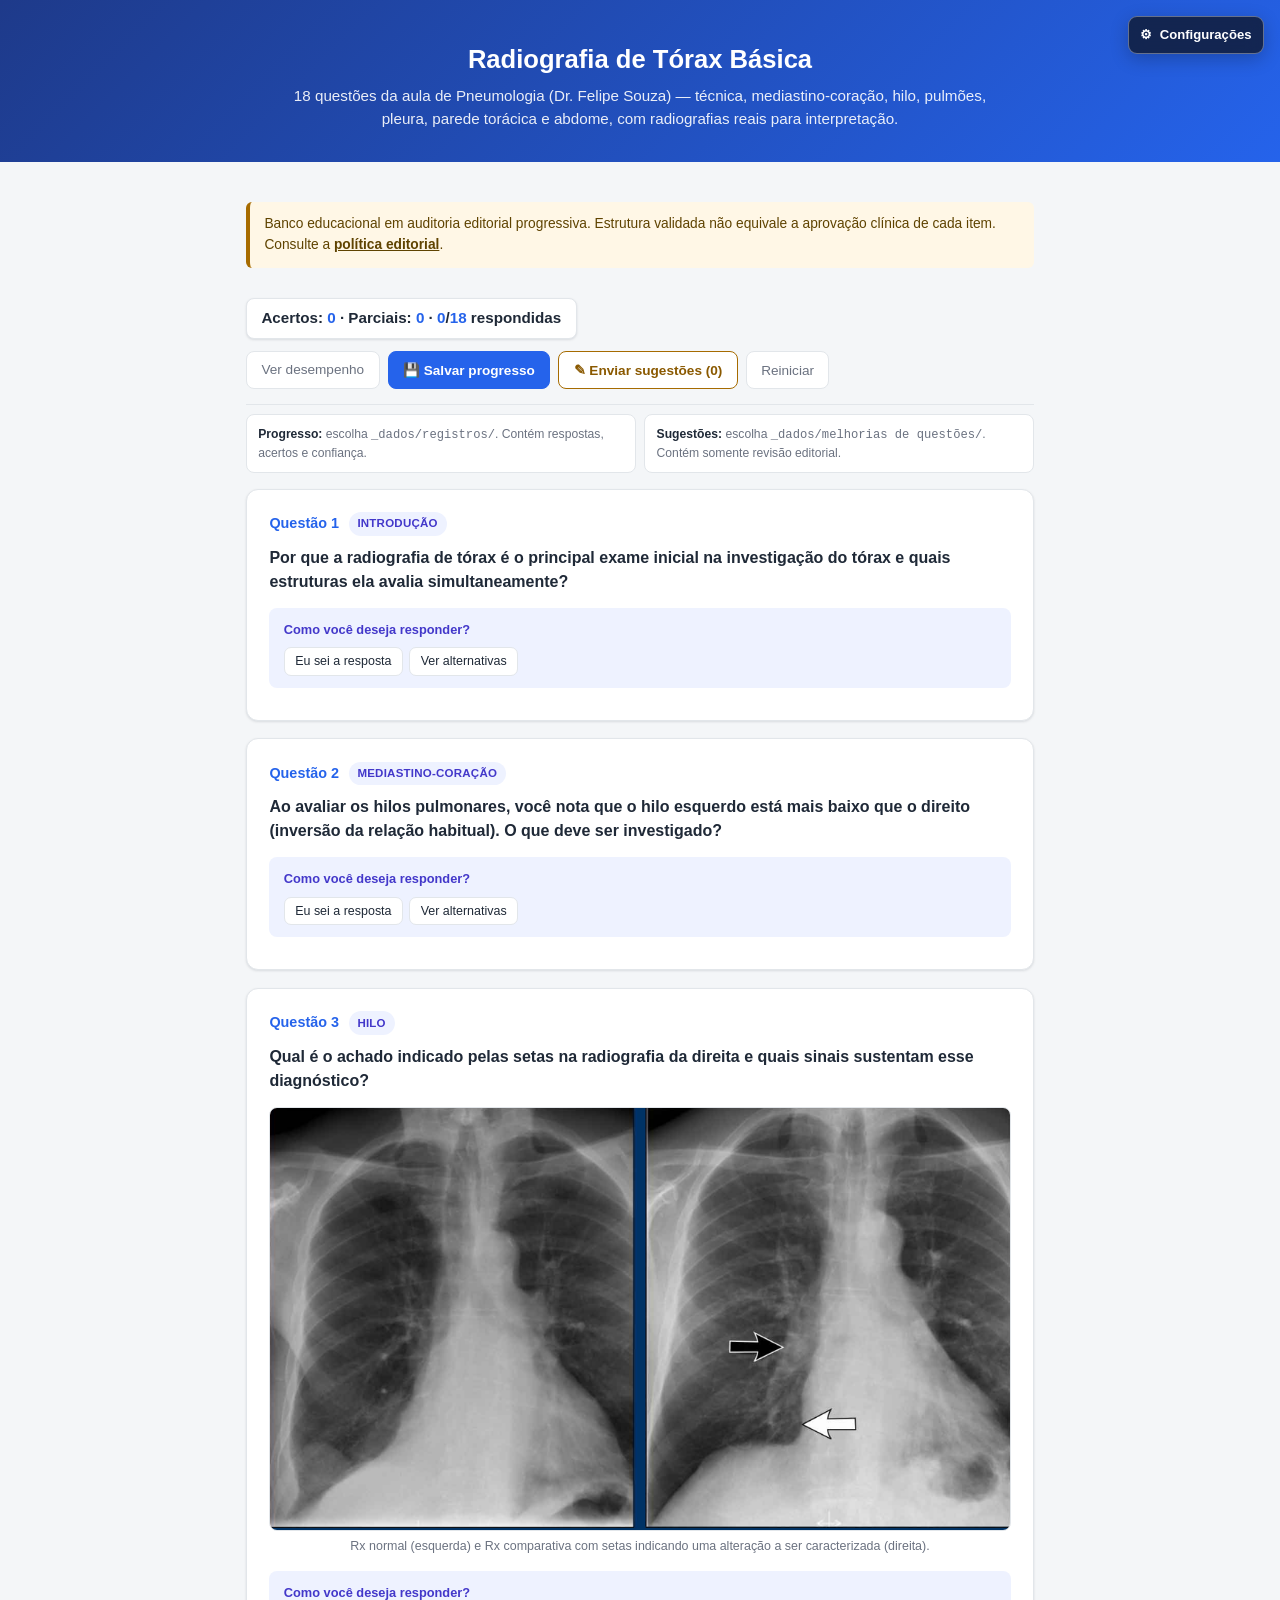
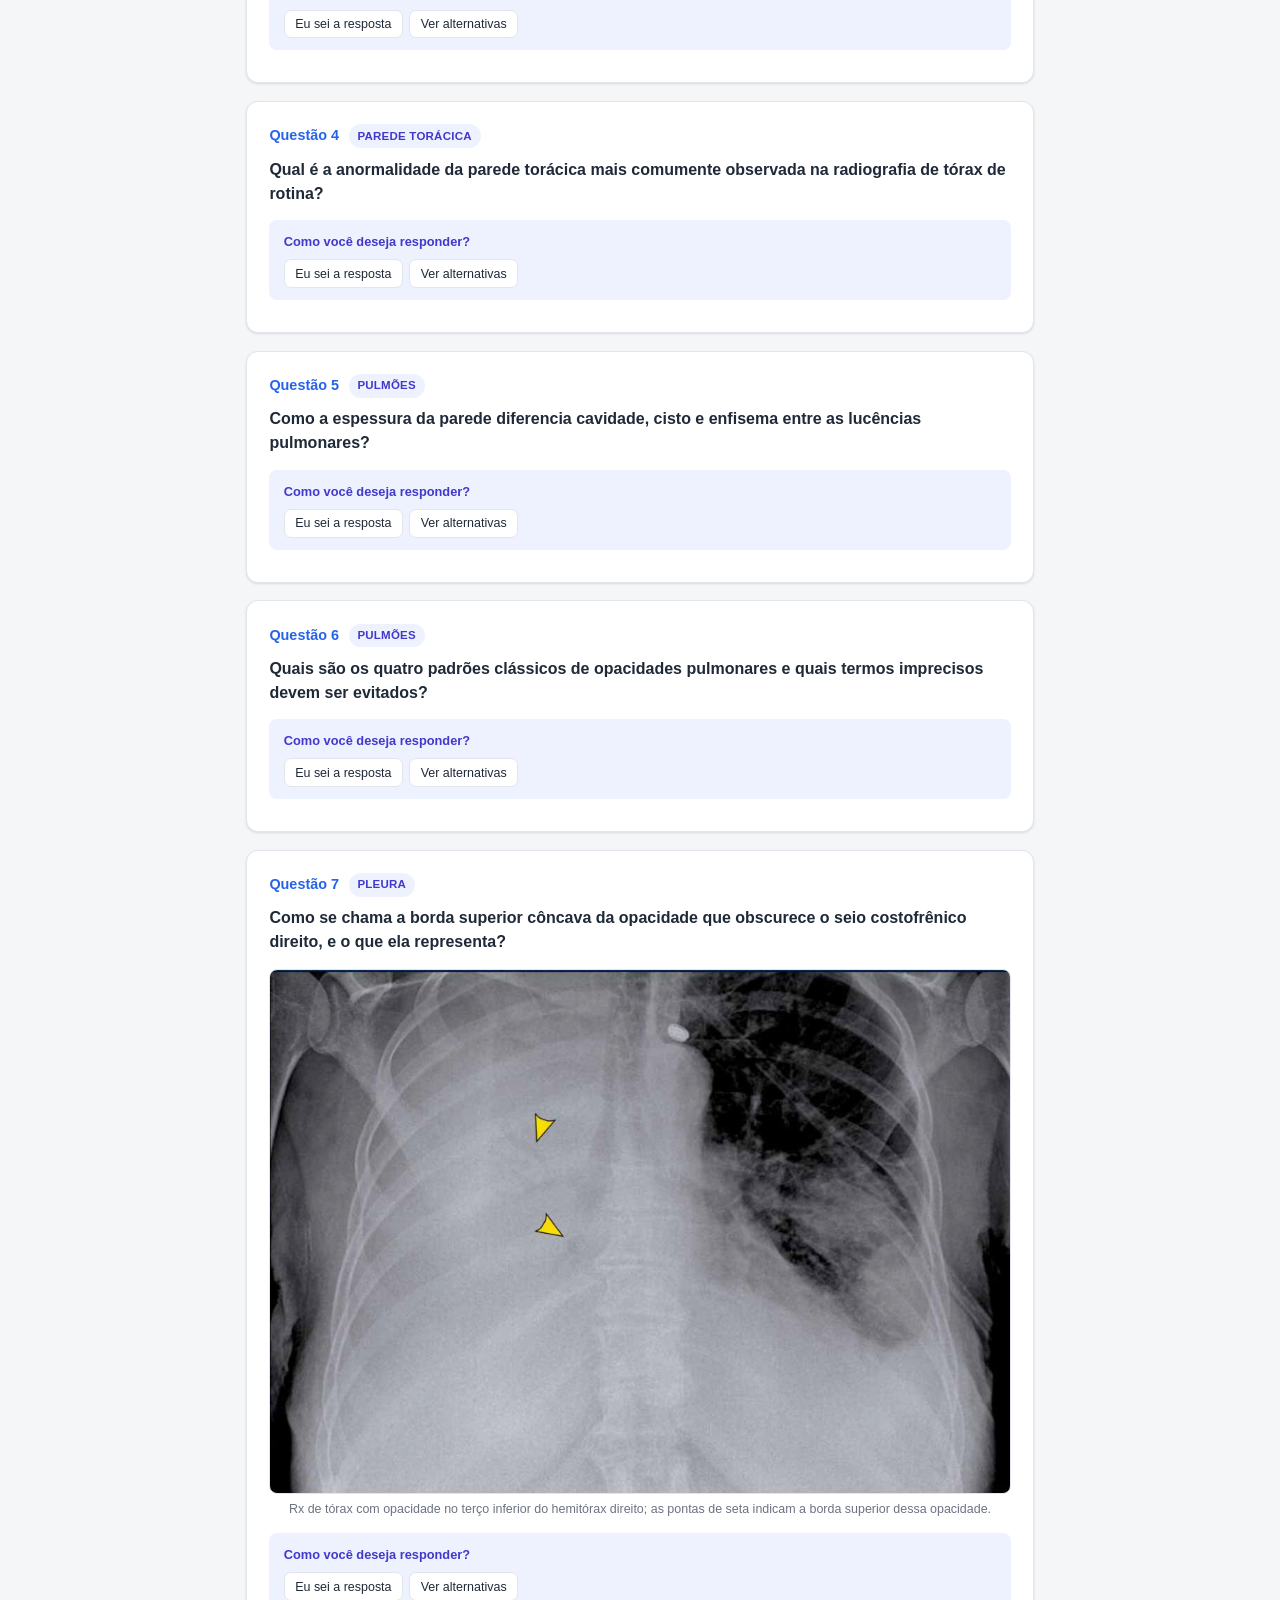
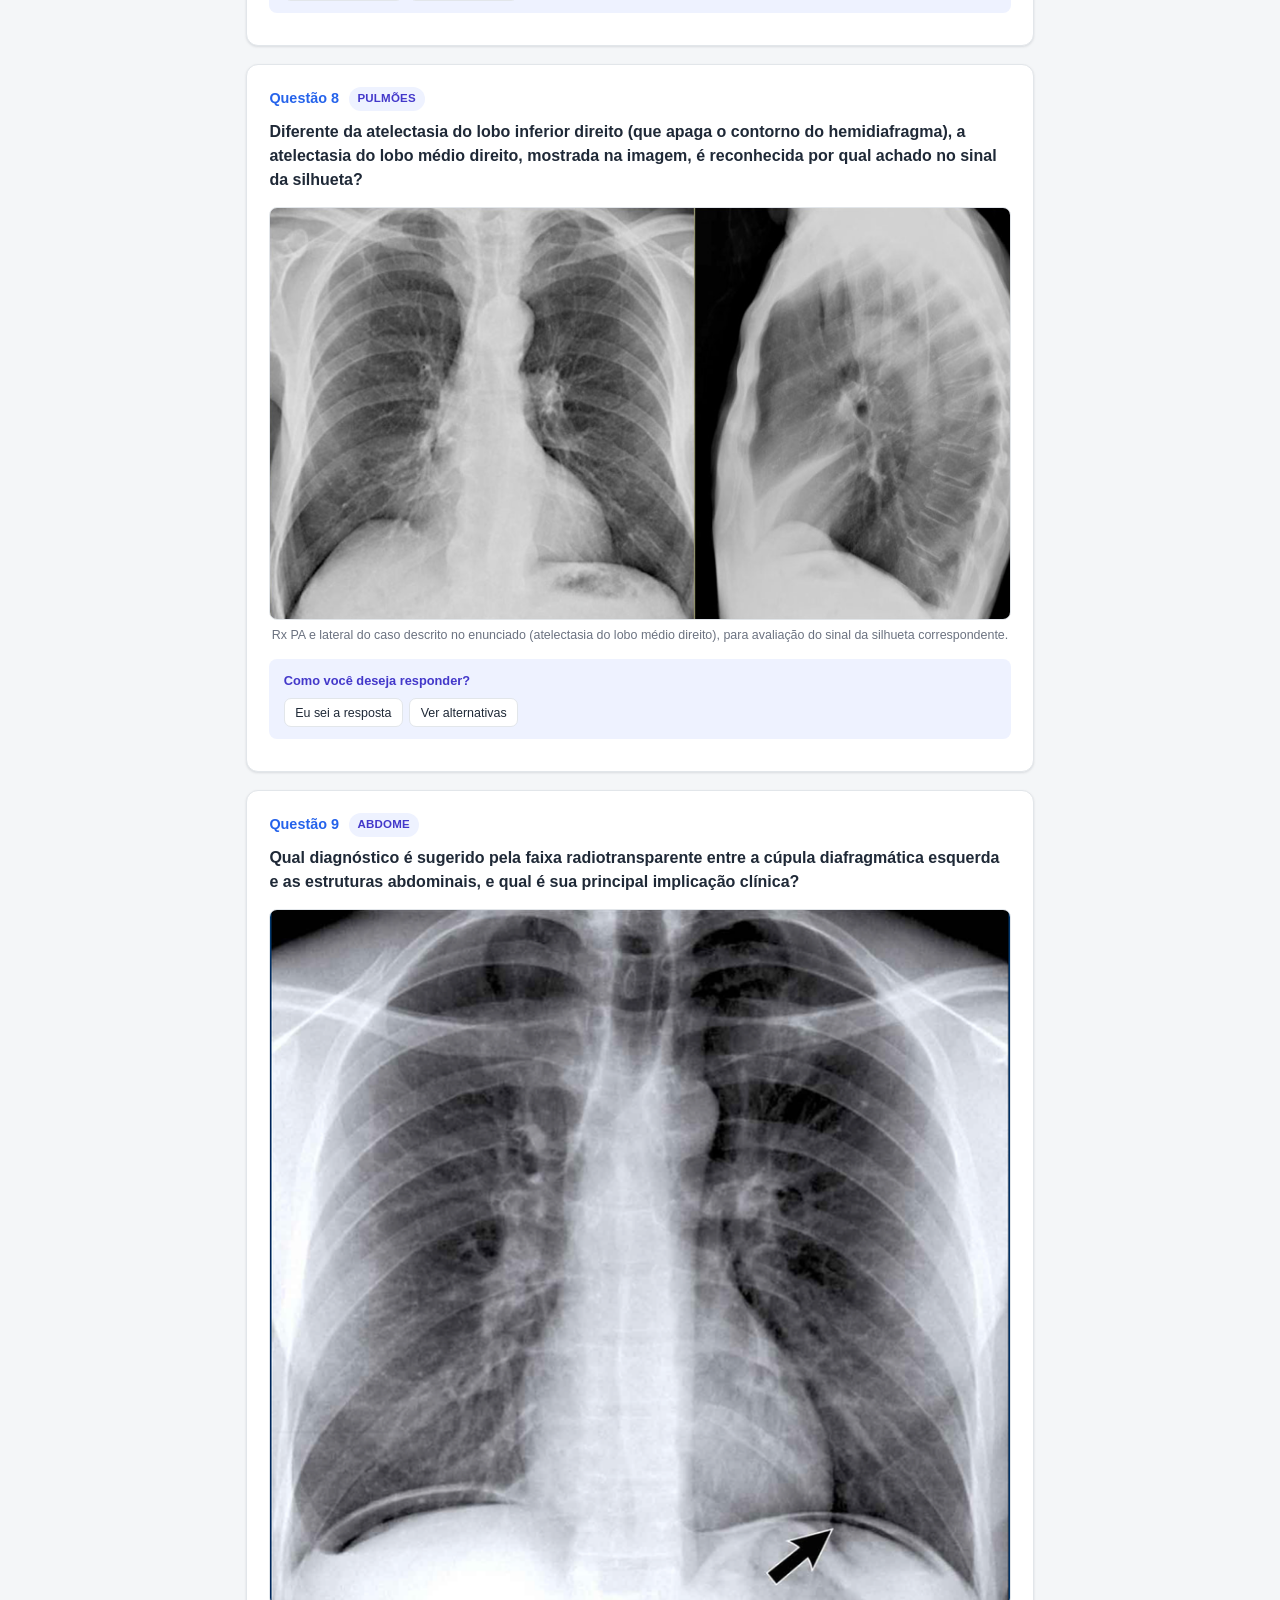
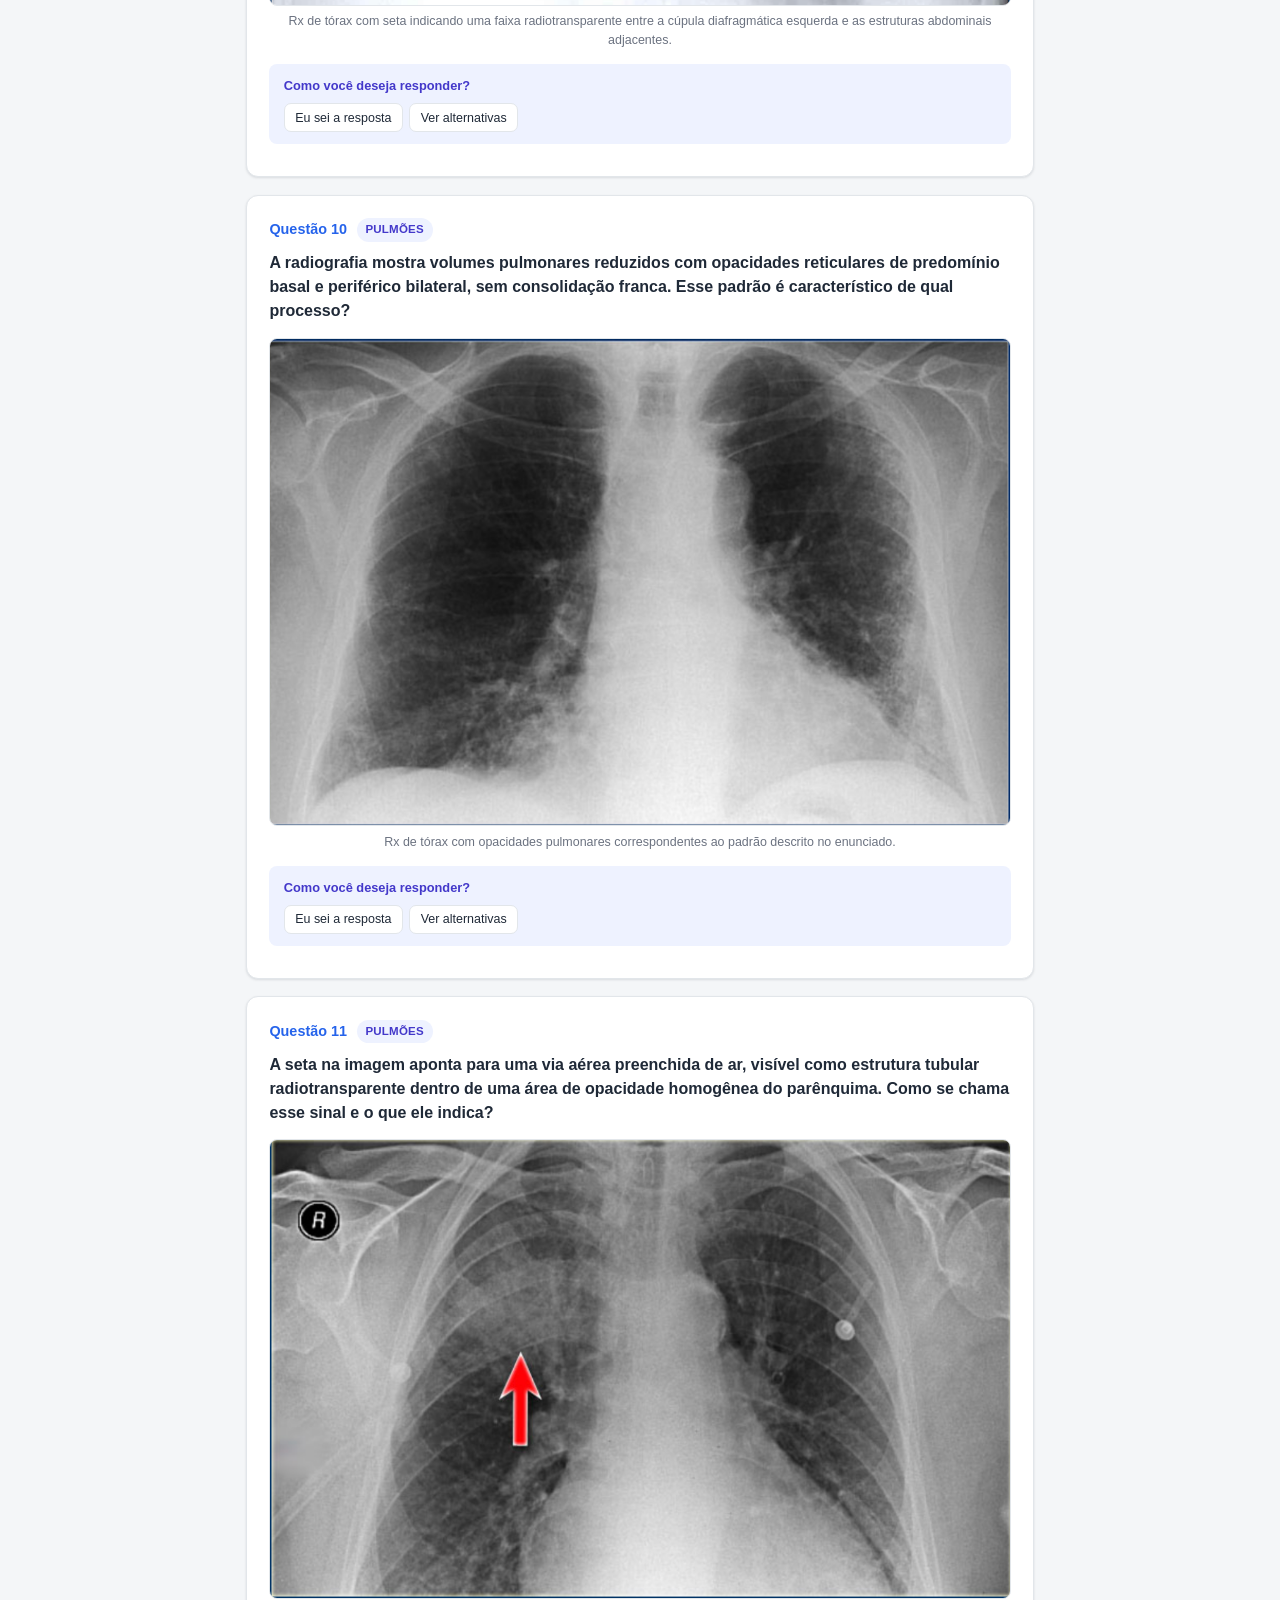
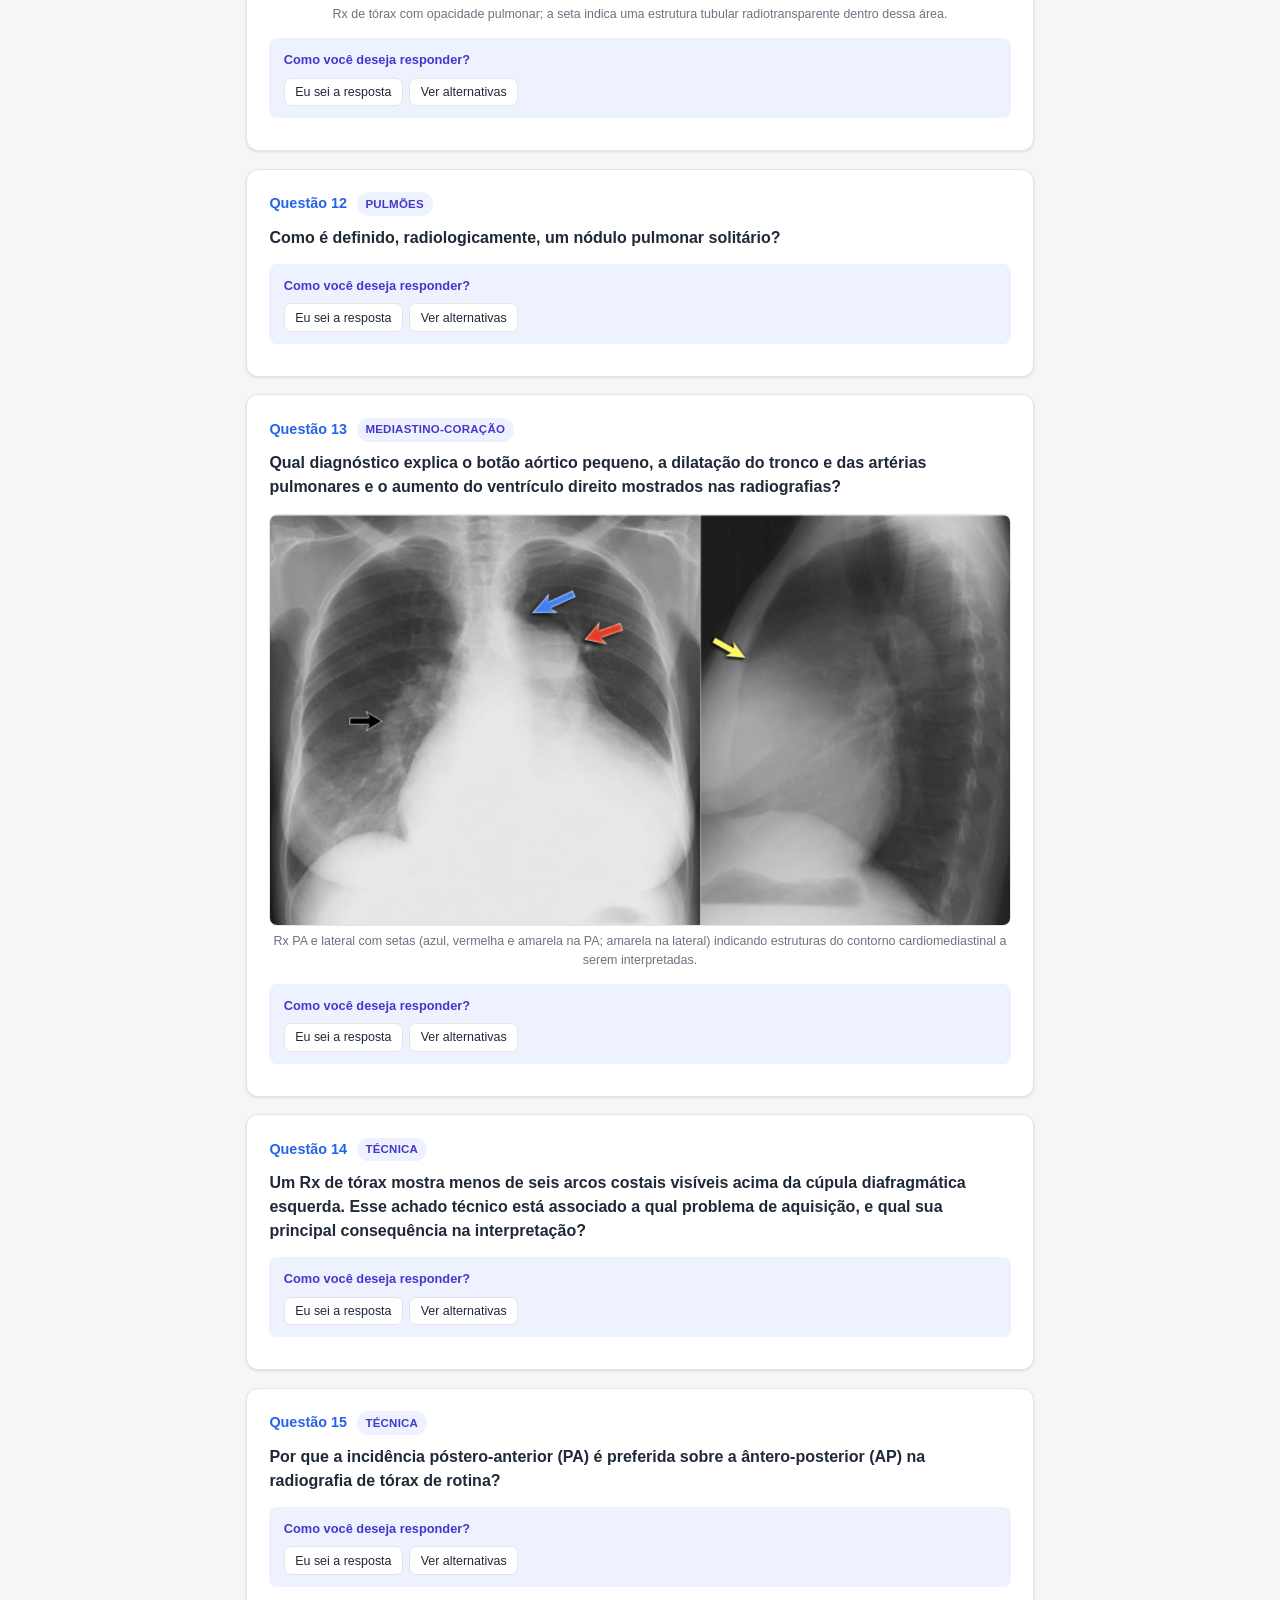
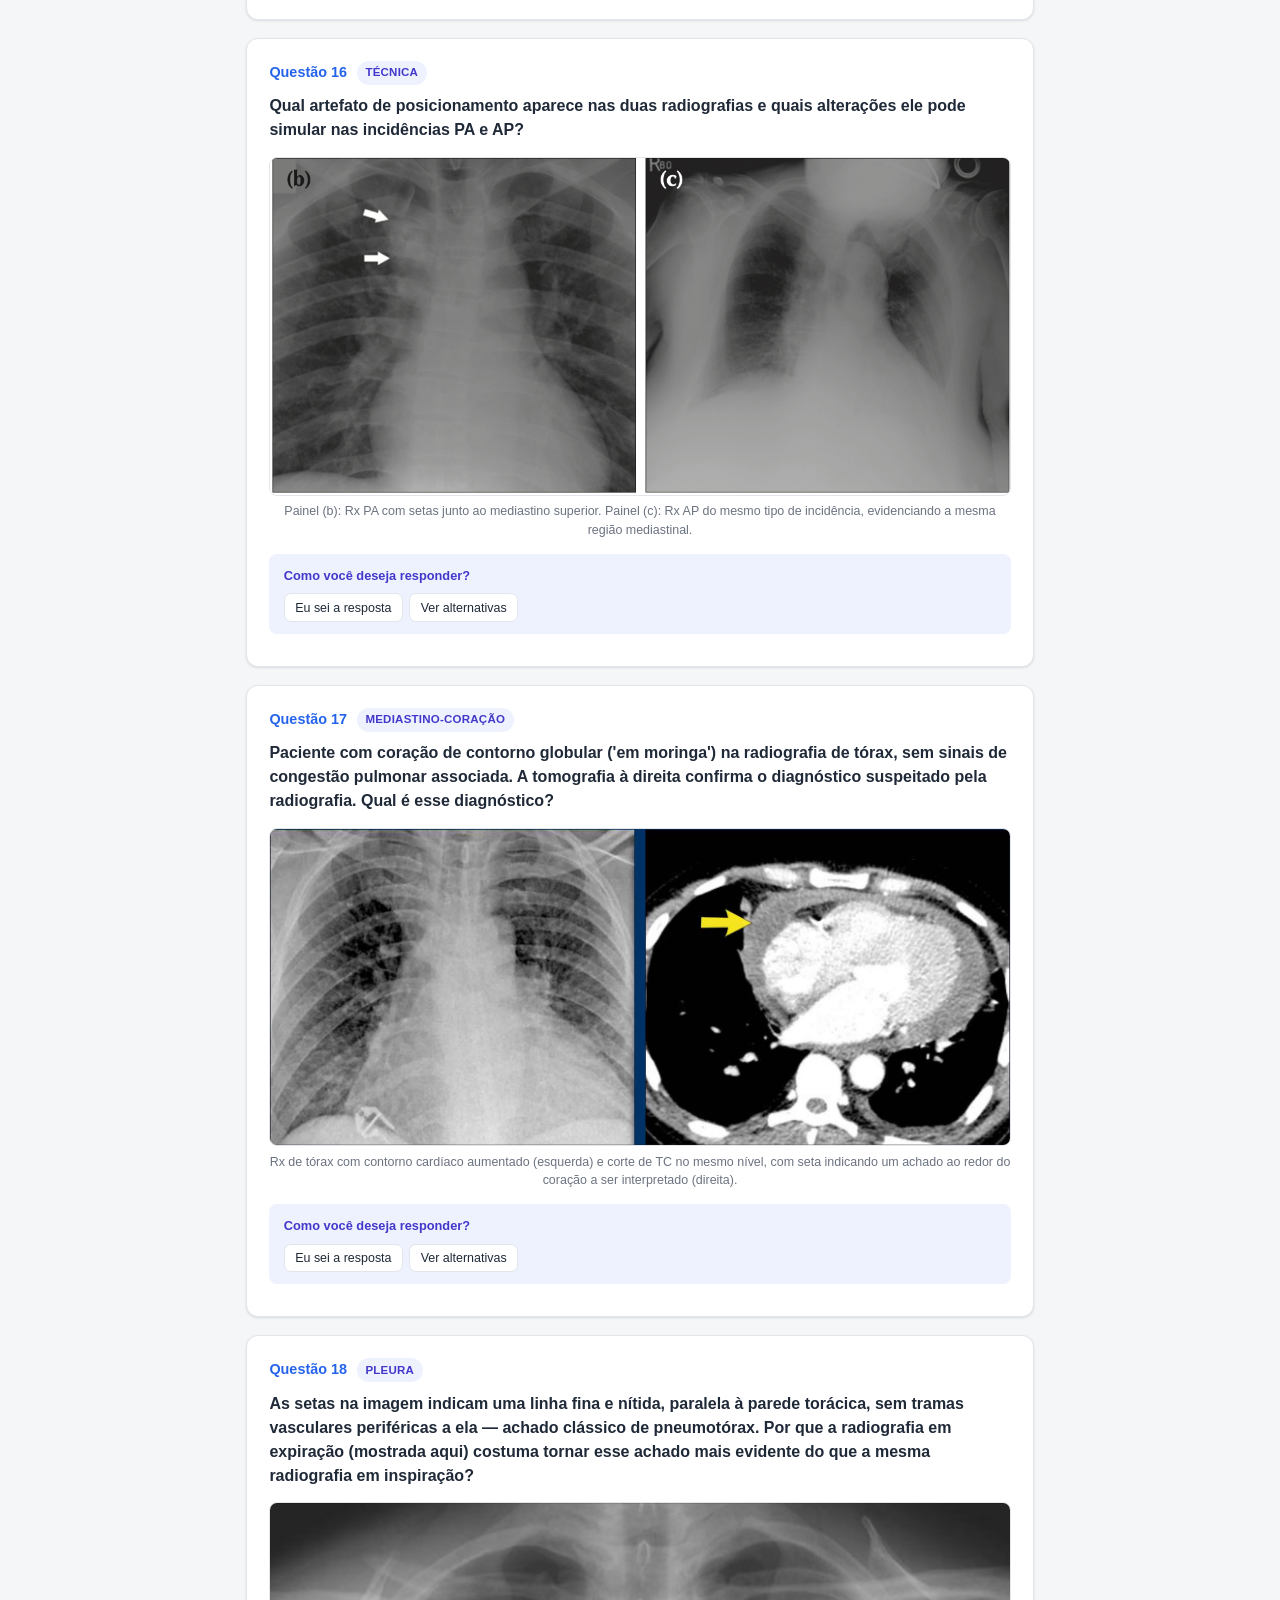
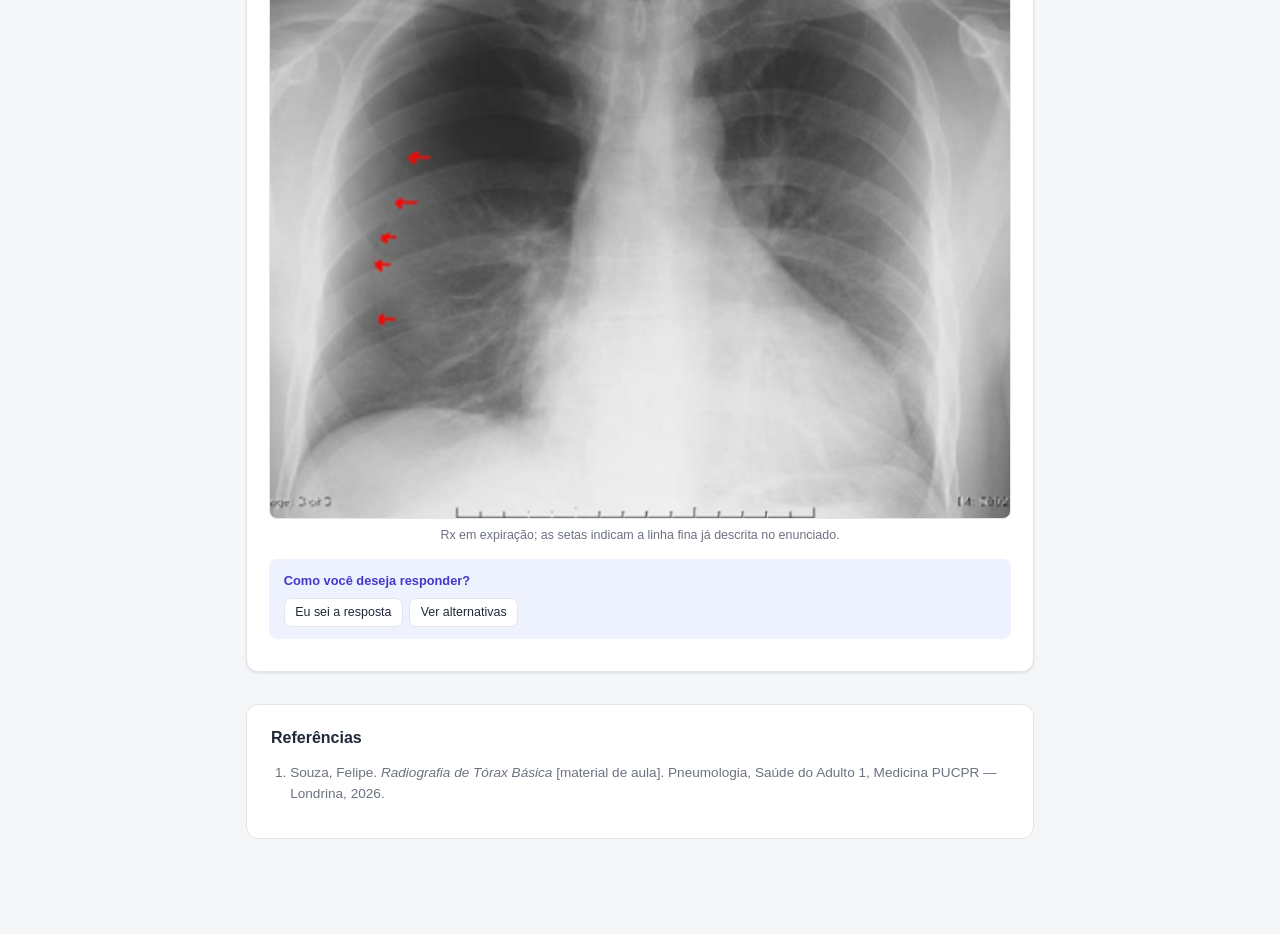
<file: medicina/radiografia-torax-basica.html>
<!DOCTYPE html>
<html lang="pt-BR">
<head>
<meta charset="UTF-8">
<meta name="viewport" content="width=device-width, initial-scale=1.0">
<title id="page-title">Questões</title>
<link rel="stylesheet" href="../_shared/theme.css">
<style>
  /* Específico deste template: cabeçalho, contêiner, botão flutuante de
     configurações e variantes extras de botão (progresso/qualidade). O
     restante do tema e dos componentes de quiz vem de ../_shared/theme.css —
     não duplique regras já definidas lá. */
  header {
    background: linear-gradient(135deg, #1e3a8a, #2563eb);
    color: #fff;
    padding: 2.5rem 1.5rem 2rem;
    text-align: center;
  }
  header h1 { margin: 0 0 0.4rem; font-size: 1.6rem; }
  header p { margin: 0 auto; opacity: 0.9; font-size: 0.95rem; max-width: 700px; }
  .container { max-width: 820px; margin: 0 auto; padding: 1.5rem 1rem 4rem; }

  button.export-progress { background: var(--accent); border-color: var(--accent); color: var(--accent-contrast); }
  button.export-progress:hover { background: color-mix(in srgb, var(--accent) 84%, #000); color: var(--accent-contrast); }
  button.export-quality { border-color: #a66b00; color: #8a5900; }
  button.export-quality:hover { background: #fff7e6; color: #6f4800; }
  .save-actions { display: flex; gap: 0.5rem; flex-wrap: wrap; }
  .save-guidance { display: grid; grid-template-columns: repeat(2, minmax(0, 1fr)); gap: 0.55rem; margin: -0.6rem 0 1rem; }
  .save-guidance p { margin: 0; padding: 0.6rem 0.7rem; border: 1px solid var(--border); border-radius: 8px; background: var(--card-bg); color: var(--text-muted); font-size: 0.76rem; }
  .save-guidance strong { color: var(--text); }
  .settings-trigger {
    position: fixed; top: 1rem; right: 1rem; z-index: 50; display: inline-flex; align-items: center; gap: 0.45rem;
    border: 1px solid rgba(255,255,255,0.35); border-radius: 9px; padding: 0.52rem 0.72rem;
    background: rgba(15,23,42,0.78); color: #fff; font: inherit; font-size: 0.82rem; font-weight: 700;
    cursor: pointer; box-shadow: 0 5px 18px rgba(0,0,0,0.22); backdrop-filter: blur(8px);
  }
  .settings-trigger:hover { background: var(--accent); color: var(--accent-contrast); }

  body[data-view="focus"] .editorial-notice,
  body[data-view="focus"] .footnote { display: none; }

  .footnote {
    text-align: center; color: var(--text-muted); font-size: 0.8rem; margin-top: 2rem;
  }
  .editorial-notice {
    margin: 1rem 0; padding: 0.75rem 0.9rem; border-left: 4px solid #a66b00;
    background: #fff7e6; color: #5f4300; border-radius: 6px; font-size: 0.86rem;
  }
  .editorial-notice a { color: inherit; font-weight: 700; }

  :root[data-theme="dark"] button.export-quality { color: #f0b96a; border-color: #b8791f; }
  :root[data-theme="dark"] button.export-quality:hover { background: #2e2013; color: #ffd28a; }
  :root[data-palette="presleep"] .editorial-notice { background: #fdf1de; color: #6b3f14; border-left-color: #a66b00; }
  :root[data-theme="dark"][data-palette="presleep"] .editorial-notice { background: #2e2013; color: #f0b96a; border-left-color: #b8791f; }

  @media (max-width: 560px) {
    .settings-trigger .settings-label { display: none; }
    .setting-row { align-items: stretch; flex-direction: column; }
    .setting-row .segmented-control { align-self: stretch; }
    .setting-row .segmented-control button { flex: 1; }
    .save-guidance { grid-template-columns: 1fr; }
  }
</style>
</head>
<body>

<button type="button" class="settings-trigger" aria-haspopup="dialog" aria-label="Abrir configurações">
  <span aria-hidden="true">⚙</span><span class="settings-label">Configurações</span>
</button>

<header>
  <h1 id="quiz-title"></h1>
  <p id="quiz-desc"></p>
</header>

<div class="container">
  <div class="editorial-notice" role="note">
    Banco educacional em auditoria editorial progressiva. Estrutura validada não equivale
    a aprovação clínica de cada item. Consulte a
    <a href="../_banco/POLITICA-EDITORIAL.md">política editorial</a>.
  </div>
  <div class="toolbar">
    <div class="score">Acertos: <span id="score-correct">0</span> · Parciais: <span id="score-partial">0</span> · <span id="score-total">0</span>/<span id="score-max">0</span> respondidas</div>
    <div class="toolbar-right">
      <a class="dash-link" href="../_dados/dashboard.html" target="_blank">Ver desempenho</a>
      <div class="save-actions" aria-label="Opções de salvamento">
        <button class="export export-progress" id="save-progress" onclick="saveRegistro()" title="Salva respostas e desempenho em _dados/registros">💾 Salvar progresso</button>
        <button class="export export-quality" id="save-quality" onclick="saveQualityReviews()" title="Salva avaliações editoriais em _dados/melhorias de questões">✎ Enviar sugestões (<span id="quality-pending">0</span>)</button>
      </div>
      <button class="reset" onclick="resetQuiz()">Reiniciar</button>
    </div>
  </div>
  <div class="save-guidance" aria-label="Destino dos arquivos salvos">
    <p><strong>Progresso:</strong> escolha <code>_dados/registros/</code>. Contém respostas, acertos e confiança.</p>
    <p><strong>Sugestões:</strong> escolha <code>_dados/melhorias de questões/</code>. Contém somente revisão editorial.</p>
  </div>
  <p class="export-hint" id="export-hint">Arquivo baixado. Mova-o para <code>Questões/_dados/registros/</code> para que apareça no painel de desempenho.</p>

  <nav class="focus-navigation" aria-label="Navegação entre questões">
    <button type="button" id="focus-prev">&larr; Anterior</button>
    <span class="focus-position" id="focus-position" aria-live="polite"></span>
    <button type="button" id="focus-next">Próxima &rarr;</button>
  </nav>

  <div id="quiz"></div>

  <div class="refs">
    <h2>Referências</h2>
    <ol id="ref-list"></ol>
  </div>

  <p class="footnote" id="quiz-footnote"></p>
</div>

<div class="settings-overlay" id="settings-overlay" aria-hidden="true">
  <section class="settings-dialog" role="dialog" aria-modal="true" aria-labelledby="settings-title" aria-describedby="settings-description">
    <div class="settings-header">
      <div><h2 id="settings-title">Configurações</h2><p id="settings-description">Personalize a aparência e a forma de navegar pelas questões.</p></div>
      <button type="button" class="settings-close" aria-label="Fechar configurações">&times;</button>
    </div>
    <div class="settings-body">
      <div class="setting-row">
        <div class="setting-copy"><strong>Tema</strong><span>Escolha a claridade da interface.</span></div>
        <div class="segmented-control" aria-label="Tema da interface">
          <button type="button" data-theme-choice="light" aria-pressed="false">Claro</button><button type="button" data-theme-choice="dark" aria-pressed="false">Escuro</button>
        </div>
      </div>
      <div class="setting-row">
        <div class="setting-copy"><strong>Paleta de cores</strong><span>Normal ou tons que afetam menos o sono.</span></div>
        <div class="segmented-control" aria-label="Paleta de cores">
          <button type="button" data-palette-choice="normal" aria-pressed="false">Normal</button><button type="button" data-palette-choice="presleep" aria-pressed="false">Pré-sono</button>
        </div>
      </div>
      <div class="setting-row">
        <div class="setting-copy"><strong>Exibição das questões</strong><span>Veja todas ou concentre-se em uma por tela.</span></div>
        <div class="segmented-control" aria-label="Formato das questões">
          <button type="button" data-view-choice="list" aria-pressed="false">Lista</button><button type="button" data-view-choice="focus" aria-pressed="false">Uma por vez</button>
        </div>
      </div>
    </div>
    <div class="settings-footer"><button type="button" class="settings-done">Concluído</button></div>
  </section>
</div>

<script type="application/json" id="quiz-data">
{
  "quizId": "radiografia-torax-basica",
  "title": "Radiografia de Tórax Básica",
  "description": "18 questões da aula de Pneumologia (Dr. Felipe Souza) — técnica, mediastino-coração, hilo, pulmões, pleura, parede torácica e abdome, com radiografias reais para interpretação.",
  "footnote": "",
  "questions": [
    {
      "id": "rxtorax-01",
      "tema": "Radiografia de Tórax Básica",
      "cat": "Introdução",
      "classificacao": {
        "area": "Medicina",
        "disciplina": "Radiologia",
        "disciplinasRelacionadas": [
          "Pneumologia"
        ],
        "tema": "Radiografia de Tórax Básica",
        "subtema": "Introdução",
        "focos": [],
        "competencia": "Interpretação diagnóstica",
        "complexidade": "Aplicação",
        "contexto": "Pergunta direta",
        "hierarquia": [
          "Medicina",
          "Radiologia",
          "Radiografia de Tórax Básica",
          "Introdução"
        ]
      },
      "q": "Por que a radiografia de tórax é o principal exame inicial na investigação do tórax e quais estruturas ela avalia simultaneamente?",
      "options": [
        "É o principal método inicial de investigação do tórax, avaliando simultaneamente pulmões, coração, mediastino, pleura e parede torácica, com baixo custo",
        "É considerado método de segunda linha para avaliação detalhada do mediastino, permanecendo exame inicial apenas para pulmões e pleura, com contraste limitado",
        "Avalia pulmões e pleura simultaneamente, mas coração e mediastino exigem obrigatoriamente tomografia computadorizada como exame inicial de investigação",
        "Seu contraste depende principalmente das diferenças de densidade entre tecidos moles; ossos e ar têm contribuição apenas secundária para a formação da imagem",
        "É o exame inicial para doenças pulmonares, mas suspeitas cardíacas devem ser investigadas inicialmente por ecocardiograma, não pela radiografia simples"
      ],
      "correct": 0,
      "exp": "A radiografia de tórax é rápida, acessível, de baixo custo e alta disponibilidade, sendo o principal exame inicial de investigação torácica. Ela avalia simultaneamente pulmões, coração, mediastino, pleura e parede torácica, e sua interpretação depende diretamente da atenuação (diferença de densidade) entre essas estruturas — o que permite reconhecer tanto padrões normais quanto lesões.",
      "ref": [
        "souza2026-aula-radiografia-torax-basica"
      ],
      "itemVersion": 2,
      "editorialState": "em_revisao"
    },
    {
      "id": "rxtorax-02",
      "tema": "Radiografia de Tórax Básica",
      "cat": "Técnica",
      "classificacao": {
        "area": "Medicina",
        "disciplina": "Radiologia",
        "disciplinasRelacionadas": [
          "Pneumologia"
        ],
        "tema": "Radiografia de Tórax Básica",
        "subtema": "Técnica",
        "focos": [
          "rotacao"
        ],
        "competencia": "Interpretação diagnóstica",
        "complexidade": "Aplicação",
        "contexto": "Interpretação de imagem",
        "hierarquia": [
          "Medicina",
          "Radiologia",
          "Radiografia de Tórax Básica",
          "Técnica",
          "Rotação"
        ]
      },
      "q": "Qual artefato de posicionamento aparece nas duas radiografias e quais alterações ele pode simular nas incidências PA e AP?",
      "img": "../_banco/imagens/pneumologia/rx-caso-02-mediastino.png",
      "imgAlt": "Painel (b): Rx PA com setas junto ao mediastino superior. Painel (c): Rx AP do mesmo tipo de incidência, evidenciando a mesma região mediastinal.",
      "options": [
        "Trata-se de radiografia obtida em expiração: nesse caso, os vasos se aglomeram nas bases pulmonares bilateralmente, podendo simular infecção pulmonar basal ou áreas de colapso subsegmentar",
        "Trata-se de rotação do paciente: à direita em um PA, torna proeminentes a veia cava superior e o arco aórtico à direita, simulando massa; à esquerda em um AP, simula aumento aórtico",
        "Trata-se de subexposição técnica: exposição insuficiente deixa a imagem muito pálida, impedindo a visualização adequada de zonas apicais, regiões hilares e áreas retrocardíacas",
        "Trata-se de radiografia obtida em AP por incapacidade de ortostatismo: o mediastino é magnificado de forma global, dificultando a avaliação de massas hilares verdadeiras",
        "Trata-se de radiografia obtida em inspiração incompleta: menos de seis arcos costais ficam visíveis acima da cúpula diafragmática esquerda, e o coração parece transversalmente aumentado"
      ],
      "correct": 1,
      "exp": "O paciente não está rodado quando uma linha vertical traçada pelo centro dos corpos vertebrais (T1-T5) é equidistante da extremidade medial de cada clavícula. Rotação para a direita em um Rx PA projeta manúbrio, veia cava superior e vasos do arco aórtico de forma mais proeminente à direita, podendo simular massa mediastinal; rotação para a esquerda em um Rx AP pode fazer o arco aórtico parecer aumentado. A rotação também é causa comum de um pulmão parecer mais 'preto' que o outro.",
      "ref": [
        "souza2026-aula-radiografia-torax-basica"
      ],
      "itemVersion": 2,
      "editorialState": "em_revisao"
    },
    {
      "id": "rxtorax-03",
      "tema": "Radiografia de Tórax Básica",
      "cat": "Mediastino-Coração",
      "classificacao": {
        "area": "Medicina",
        "disciplina": "Radiologia",
        "disciplinasRelacionadas": [
          "Pneumologia"
        ],
        "tema": "Radiografia de Tórax Básica",
        "subtema": "Mediastino-Coração",
        "focos": [
          "valvopatia"
        ],
        "competencia": "Interpretação diagnóstica",
        "complexidade": "Aplicação",
        "contexto": "Interpretação de imagem",
        "hierarquia": [
          "Medicina",
          "Radiologia",
          "Radiografia de Tórax Básica",
          "Mediastino-Coração",
          "Valvopatia"
        ]
      },
      "q": "Qual diagnóstico explica o botão aórtico pequeno, a dilatação do tronco e das artérias pulmonares e o aumento do ventrículo direito mostrados nas radiografias?",
      "img": "../_banco/imagens/pneumologia/rx-caso-03-cardiomediastino.png",
      "imgAlt": "Rx PA e lateral com setas (azul, vermelha e amarela na PA; amarela na lateral) indicando estruturas do contorno cardiomediastinal a serem interpretadas.",
      "options": [
        "Dissecção aguda de aorta ascendente — alargamento do botão aórtico e do mediastino superior, com derrame pericárdico associado e possível hemotórax esquerdo secundário ao extravasamento",
        "Tromboembolismo pulmonar agudo maciço — oligoemia localizada (sinal de Westermark), abaulamento do tronco pulmonar e elevação transitória do hemidiafragma correspondente",
        "Doença valvar mitral com hipertensão pulmonar — botão aórtico pequeno, tronco pulmonar dilatado, átrio e ventrículo esquerdos aumentados e, com a progressão, VD dilatado",
        "Cardiomiopatia dilatada de ventrículo esquerdo — cardiomegalia global, redistribuição vascular e dilatação proporcional do tronco pulmonar, sem alteração do botão aórtico",
        "Comunicação interatrial com hiperfluxo pulmonar — vascularização pulmonar aumentada e simétrica bilateralmente, com botão aórtico proeminente e átrio esquerdo de tamanho normal"
      ],
      "correct": 2,
      "exp": "Na doença valvar mitral (ex.: estenose mitral), o baixo débito sistêmico crônico associa-se a botão aórtico pequeno, enquanto a hipertensão venocapilar e depois arterial pulmonar dilata o tronco pulmonar e seus ramos (incluindo a artéria interlobar direita) e aumenta átrio e ventrículo esquerdos. Com a progressão da hipertensão pulmonar, o ventrículo direito também dilata, visível na incidência lateral.",
      "ref": [
        "souza2026-aula-radiografia-torax-basica"
      ],
      "itemVersion": 2,
      "editorialState": "em_revisao"
    },
    {
      "id": "rxtorax-04",
      "tema": "Radiografia de Tórax Básica",
      "cat": "Mediastino-Coração",
      "classificacao": {
        "area": "Medicina",
        "disciplina": "Radiologia",
        "disciplinasRelacionadas": [
          "Pneumologia"
        ],
        "tema": "Radiografia de Tórax Básica",
        "subtema": "Mediastino-Coração",
        "focos": [
          "derrame-pericardico"
        ],
        "competencia": "Interpretação diagnóstica",
        "complexidade": "Aplicação",
        "contexto": "Interpretação de imagem",
        "hierarquia": [
          "Medicina",
          "Radiologia",
          "Radiografia de Tórax Básica",
          "Mediastino-Coração",
          "Derrame pericárdico"
        ]
      },
      "q": "Paciente com coração de contorno globular ('em moringa') na radiografia de tórax, sem sinais de congestão pulmonar associada. A tomografia à direita confirma o diagnóstico suspeitado pela radiografia. Qual é esse diagnóstico?",
      "img": "../_banco/imagens/pneumologia/rx-caso-04-coracao-tc.png",
      "imgAlt": "Rx de tórax com contorno cardíaco aumentado (esquerda) e corte de TC no mesmo nível, com seta indicando um achado ao redor do coração a ser interpretado (direita).",
      "options": [
        "Cardiomegalia por insuficiência cardíaca descompensada — aumento das câmaras associado a cefalização do fluxo, linhas B de Kerley e derrame pleural bilateral",
        "Tamponamento por hemopericárdio traumático agudo — acúmulo rápido de sangue no saco pericárdico, geralmente com contorno cardíaco normal por falta de tempo de distensão",
        "Miocardiopatia hipertrófica — espessamento miocárdico difuso sem dilatação de câmaras, geralmente com área cardíaca radiográfica normal ou discretamente aumentada",
        "Derrame pericárdico — presença de líquido ao redor do coração, que aumenta o contorno cardíaco de forma simétrica e globular, sem dilatação real das câmaras cardíacas",
        "Massa mediastinal anterior — compressão extrínseca do átrio direito, produzindo abaulamento focal e assimétrico do contorno cardíaco à direita"
      ],
      "correct": 3,
      "exp": "No derrame pericárdico, o líquido se acumula no espaço entre o pericárdio visceral e parietal, aumentando o contorno cardíaco de forma simétrica e globular ('em moringa'), sem os sinais habituais de congestão pulmonar (cefalização, linhas B, derrame pleural) que acompanham a cardiomegalia por insuficiência cardíaca. A tomografia confirma o achado ao mostrar diretamente o líquido perivisceral (seta).",
      "ref": [
        "souza2026-aula-radiografia-torax-basica"
      ],
      "itemVersion": 2,
      "editorialState": "em_revisao"
    },
    {
      "id": "rxtorax-05",
      "tema": "Radiografia de Tórax Básica",
      "cat": "Hilo",
      "classificacao": {
        "area": "Medicina",
        "disciplina": "Radiologia",
        "disciplinasRelacionadas": [
          "Pneumologia"
        ],
        "tema": "Radiografia de Tórax Básica",
        "subtema": "Hilo",
        "focos": [
          "atelectasia",
          "sinal-silhueta"
        ],
        "competencia": "Interpretação diagnóstica",
        "complexidade": "Aplicação",
        "contexto": "Interpretação de imagem",
        "hierarquia": [
          "Medicina",
          "Radiologia",
          "Radiografia de Tórax Básica",
          "Hilo",
          "Atelectasia"
        ]
      },
      "q": "Qual é o achado indicado pelas setas na radiografia da direita e quais sinais sustentam esse diagnóstico?",
      "img": "../_banco/imagens/pneumologia/rx-caso-05-comparativa.png",
      "imgAlt": "Rx normal (esquerda) e Rx comparativa com setas indicando uma alteração a ser caracterizada (direita).",
      "options": [
        "Consolidação do lobo médio direito: apagamento da borda cardíaca direita, mantendo o contorno diafragmático nítido e sem retração volumétrica associada",
        "Derrame pleural laminar direito: obliteração do seio costofrênico com formação de menisco de borda côncava, sem apagamento do hemidiafragma",
        "Pneumotórax direito: linha pleural visceral fina e nítida, paralela à parede torácica, sem tramas vasculares periféricas a ela, achado distinto de atelectasia",
        "Massa hilar direita com linfadenopatia paratraqueal — alargamento hilar e discreto desvio das estruturas adjacentes, simulando perda de volume",
        "Atelectasia do lobo inferior direito: opacidade retrocardíaca com apagamento da porção medial do hemidiafragma direito, por perda de volume lobar"
      ],
      "correct": 4,
      "exp": "A atelectasia do lobo inferior direito causa perda de volume desse lobo, que se retrai posteriormente contra a coluna e o diafragma, apagando a porção medial do hemidiafragma direito (sinal da silhueta com o diafragma) e produzindo opacidade retrocardíaca. Isso é diferente da atelectasia do lobo médio, que apaga a borda cardíaca direita, e não o diafragma. Também é a razão pela qual a ausência da artéria do lobo inferior direito no hilo deve levantar suspeita desse colapso.",
      "ref": [
        "souza2026-aula-radiografia-torax-basica"
      ],
      "itemVersion": 2,
      "editorialState": "em_revisao"
    },
    {
      "id": "rxtorax-06",
      "tema": "Radiografia de Tórax Básica",
      "cat": "Pulmões",
      "classificacao": {
        "area": "Medicina",
        "disciplina": "Radiologia",
        "disciplinasRelacionadas": [
          "Pneumologia"
        ],
        "tema": "Radiografia de Tórax Básica",
        "subtema": "Pulmões",
        "focos": [
          "padrao-intersticial"
        ],
        "competencia": "Interpretação diagnóstica",
        "complexidade": "Aplicação",
        "contexto": "Interpretação de imagem",
        "hierarquia": [
          "Medicina",
          "Radiologia",
          "Radiografia de Tórax Básica",
          "Pulmões",
          "Padrão intersticial"
        ]
      },
      "q": "A radiografia mostra volumes pulmonares reduzidos com opacidades reticulares de predomínio basal e periférico bilateral, sem consolidação franca. Esse padrão é característico de qual processo?",
      "img": "../_banco/imagens/pneumologia/rx-caso-06-pulmoes.png",
      "imgAlt": "Rx de tórax com opacidades pulmonares correspondentes ao padrão descrito no enunciado.",
      "options": [
        "Doença intersticial fibrosante (ex.: fibrose pulmonar idiopática), com padrão reticular, volumes reduzidos e faveolamento ('favo de mel')",
        "Consolidação alveolar por pneumonia bacteriana, com broncograma aéreo, margens mal definidas e volumes pulmonares preservados ou até aumentados",
        "Sarcoidose em fase avançada, com linfadenopatia hilar bilateral maciça e padrão nodular de predomínio em zonas superiores e médias",
        "Edema pulmonar cardiogênico agudo, com redistribuição vascular para os ápices, linhas B de Kerley e derrame pleural bilateral associado",
        "Bronquiectasias císticas difusas, com lucências de paredes espessadas em padrão de 'trilho de trem' e impactação mucoide associada"
      ],
      "correct": 0,
      "exp": "As alterações intersticiais incluem pequenos nódulos, padrão linear/reticular (às vezes com linhas septais), retículo-nodular, redução de volume pulmonar e padrão em favo de mel — achados típicos de doenças fibrosantes como a fibrose pulmonar idiopática, de predomínio basal e periférico. Isso contrasta com o padrão alveolar (opacidades algodonosas, margens mal definidas, confluentes, com broncograma aéreo), típico de consolidação.",
      "ref": [
        "souza2026-aula-radiografia-torax-basica"
      ],
      "itemVersion": 2,
      "editorialState": "em_revisao"
    },
    {
      "id": "rxtorax-07",
      "tema": "Radiografia de Tórax Básica",
      "cat": "Pulmões",
      "classificacao": {
        "area": "Medicina",
        "disciplina": "Radiologia",
        "disciplinasRelacionadas": [
          "Pneumologia"
        ],
        "tema": "Radiografia de Tórax Básica",
        "subtema": "Pulmões",
        "focos": [
          "consolidacao",
          "broncograma"
        ],
        "competencia": "Interpretação diagnóstica",
        "complexidade": "Aplicação",
        "contexto": "Interpretação de imagem",
        "hierarquia": [
          "Medicina",
          "Radiologia",
          "Radiografia de Tórax Básica",
          "Pulmões",
          "Consolidação"
        ]
      },
      "q": "A seta na imagem aponta para uma via aérea preenchida de ar, visível como estrutura tubular radiotransparente dentro de uma área de opacidade homogênea do parênquima. Como se chama esse sinal e o que ele indica?",
      "img": "../_banco/imagens/pneumologia/rx-caso-07-pulmao.png",
      "imgAlt": "Rx de tórax com opacidade pulmonar; a seta indica uma estrutura tubular radiotransparente dentro dessa área.",
      "options": [
        "Sinal da silhueta — indica perda do contorno normal entre estruturas adjacentes de densidades diferentes, como o apagamento da borda cardíaca por consolidação do lobo médio",
        "Broncograma aéreo — indica preenchimento dos espaços alveolares ao redor por material (líquido, pus, sangue), com brônquios aerados; achado típico de consolidação",
        "Sinal do menisco — indica acúmulo de líquido no espaço pleural, formando borda superior côncava visível no seio costofrênico correspondente, geralmente unilateral",
        "Sinal da coluna — indica opacidade retrocardíaca que torna a coluna vertebral inferior aparentemente mais radiotransparente do que a porção superior",
        "Sinal '1-2-3' — indica linfadenopatia hilar bilateral associada a alargamento paratraqueal direito, achado característico e clássico de sarcoidose em atividade"
      ],
      "correct": 1,
      "exp": "O broncograma aéreo ocorre quando os espaços alveolares ao redor de um brônquio se preenchem de material anormal (a via aérea em si permanece aerada), tornando o brônquio visível como uma estrutura tubular radiotransparente em meio à opacidade. É um achado clássico de consolidação/lesão alveolar, como na pneumonia lobar.",
      "ref": [
        "souza2026-aula-radiografia-torax-basica"
      ],
      "itemVersion": 2,
      "editorialState": "em_revisao"
    },
    {
      "id": "rxtorax-08",
      "tema": "Radiografia de Tórax Básica",
      "cat": "Pulmões",
      "classificacao": {
        "area": "Medicina",
        "disciplina": "Radiologia",
        "disciplinasRelacionadas": [
          "Pneumologia"
        ],
        "tema": "Radiografia de Tórax Básica",
        "subtema": "Pulmões",
        "focos": [
          "atelectasia",
          "sinal-silhueta"
        ],
        "competencia": "Interpretação diagnóstica",
        "complexidade": "Aplicação",
        "contexto": "Interpretação de imagem",
        "hierarquia": [
          "Medicina",
          "Radiologia",
          "Radiografia de Tórax Básica",
          "Pulmões",
          "Atelectasia"
        ]
      },
      "q": "Diferente da atelectasia do lobo inferior direito (que apaga o contorno do hemidiafragma), a atelectasia do lobo médio direito, mostrada na imagem, é reconhecida por qual achado no sinal da silhueta?",
      "img": "../_banco/imagens/pneumologia/rx-caso-08-pulmao.png",
      "imgAlt": "Rx PA e lateral do caso descrito no enunciado (atelectasia do lobo médio direito), para avaliação do sinal da silhueta correspondente.",
      "options": [
        "Apagamento do hemidiafragma direito com preservação da borda cardíaca, pela posição inferior e basal do lobo médio direito",
        "Apagamento do botão aórtico com preservação da borda cardíaca direita, pela projeção superior e anterior do lobo médio",
        "Apagamento da borda cardíaca direita, pois o lobo médio é adjacente ao coração na PA, com o diafragma permanecendo nítido",
        "Preservação da borda cardíaca e do hemidiafragma, com deslocamento inferior da fissura menor como principal sinal indireto",
        "Apagamento da borda cardíaca e do hemidiafragma direitos, pois o lobo médio se projetaria sobre ambos na incidência PA"
      ],
      "correct": 2,
      "exp": "O sinal da silhueta depende de qual estrutura de partes moles está em contato direto com a área pulmonar acometida. O lobo médio direito é adjacente à borda cardíaca direita, de modo que sua atelectasia apaga esse contorno mantendo o diafragma nítido — o oposto do que ocorre na atelectasia do lobo inferior direito, que é adjacente ao diafragma.",
      "ref": [
        "souza2026-aula-radiografia-torax-basica"
      ],
      "itemVersion": 2,
      "editorialState": "em_revisao"
    },
    {
      "id": "rxtorax-09",
      "tema": "Radiografia de Tórax Básica",
      "cat": "Pleura",
      "classificacao": {
        "area": "Medicina",
        "disciplina": "Radiologia",
        "disciplinasRelacionadas": [
          "Pneumologia"
        ],
        "tema": "Radiografia de Tórax Básica",
        "subtema": "Pleura",
        "focos": [
          "derrame-pleural"
        ],
        "competencia": "Interpretação diagnóstica",
        "complexidade": "Aplicação",
        "contexto": "Interpretação de imagem",
        "hierarquia": [
          "Medicina",
          "Radiologia",
          "Radiografia de Tórax Básica",
          "Pleura",
          "Derrame Pleural"
        ]
      },
      "q": "Como se chama a borda superior côncava da opacidade que obscurece o seio costofrênico direito, e o que ela representa?",
      "img": "../_banco/imagens/pneumologia/rx-caso-09-pleura.png",
      "imgAlt": "Rx de tórax com opacidade no terço inferior do hemitórax direito; as pontas de seta indicam a borda superior dessa opacidade.",
      "options": [
        "Sinal da silhueta — perda do contorno entre o derrame e a borda cardíaca direita, sem relação direta com o volume de líquido acumulado",
        "Sinal '1-2-3' — indicativo de linfadenopatia hilar e paratraqueal bilateral associada, tipicamente descrito na sarcoidose ativa",
        "Broncograma aéreo — indica preenchimento alveolar por material inflamatório, com os brônquios permanecendo aerados dentro da opacidade",
        "Sinal do menisco — borda superior côncava formada pelo líquido pleural, identificável quando há mais de cerca de 200 mL na incidência PA",
        "Sinal da coluna — decorrente de opacidade retrocardíaca que altera a radiotransparência relativa da coluna torácica inferior, sinal indireto"
      ],
      "correct": 3,
      "exp": "O derrame pleural é o acúmulo de líquido no espaço pleural, visto na radiografia como opacidade homogênea que oblitera o seio costofrênico (geralmente detectável com mais de ~200 mL na incidência PA). Sua borda superior côncava é chamada de sinal do menisco. A incidência em decúbito lateral (Laurell) pode confirmar derrames pequenos ou duvidosos.",
      "ref": [
        "souza2026-aula-radiografia-torax-basica"
      ],
      "itemVersion": 2,
      "editorialState": "em_revisao"
    },
    {
      "id": "rxtorax-10",
      "tema": "Radiografia de Tórax Básica",
      "cat": "Pleura",
      "classificacao": {
        "area": "Medicina",
        "disciplina": "Radiologia",
        "disciplinasRelacionadas": [
          "Pneumologia"
        ],
        "tema": "Radiografia de Tórax Básica",
        "subtema": "Pleura",
        "focos": [
          "pneumotorax"
        ],
        "competencia": "Interpretação diagnóstica",
        "complexidade": "Aplicação",
        "contexto": "Interpretação de imagem",
        "hierarquia": [
          "Medicina",
          "Radiologia",
          "Radiografia de Tórax Básica",
          "Pleura",
          "Pneumotorax"
        ]
      },
      "q": "As setas na imagem indicam uma linha fina e nítida, paralela à parede torácica, sem tramas vasculares periféricas a ela — achado clássico de pneumotórax. Por que a radiografia em expiração (mostrada aqui) costuma tornar esse achado mais evidente do que a mesma radiografia em inspiração?",
      "img": "../_banco/imagens/pneumologia/rx-caso-10-pleura.png",
      "imgAlt": "Rx em expiração; as setas indicam a linha fina já descrita no enunciado.",
      "options": [
        "Porque a expiração aumenta ativamente o volume de ar dentro do espaço pleural, criando mais ar livre disponível para ser detectado na radiografia",
        "Porque a expiração aproxima a pleura visceral da parede torácica, aumentando a separação aparente entre as duas camadas pleurais",
        "Porque a expiração corrige artefatos de rotação do paciente que mascaram a linha pleural nas incidências obtidas em inspiração plena",
        "Porque a expiração aumenta a radiotransparência do pulmão colapsado em relação ao ar pleural adjacente, tornando a linha pleural mais visível",
        "Porque a expiração reduz o volume pulmonar sem alterar o volume de ar pleural livre, aumentando a densidade relativa do pulmão colapsado"
      ],
      "correct": 4,
      "exp": "Na expiração, o volume pulmonar diminui, mas o volume de ar livre no espaço pleural não se altera na mesma proporção — o pulmão parcialmente colapsado fica relativamente mais denso (menos aerado) em contraste com o ar pleural adjacente, o que acentua o contraste da linha pleural visceral fina e facilita a identificação de pneumotórax sutis.",
      "ref": [
        "souza2026-aula-radiografia-torax-basica"
      ],
      "itemVersion": 2,
      "editorialState": "em_revisao"
    },
    {
      "id": "rxtorax-11",
      "tema": "Radiografia de Tórax Básica",
      "cat": "Abdome",
      "classificacao": {
        "area": "Medicina",
        "disciplina": "Radiologia",
        "disciplinasRelacionadas": [
          "Pneumologia"
        ],
        "tema": "Radiografia de Tórax Básica",
        "subtema": "Abdome",
        "focos": [
          "pneumoperitonio"
        ],
        "competencia": "Interpretação diagnóstica",
        "complexidade": "Aplicação",
        "contexto": "Interpretação de imagem",
        "hierarquia": [
          "Medicina",
          "Radiologia",
          "Radiografia de Tórax Básica",
          "Abdome",
          "Pneumoperitonio"
        ]
      },
      "q": "Qual diagnóstico é sugerido pela faixa radiotransparente entre a cúpula diafragmática esquerda e as estruturas abdominais, e qual é sua principal implicação clínica?",
      "img": "../_banco/imagens/pneumologia/rx-caso-11-abdome.png",
      "imgAlt": "Rx de tórax com seta indicando uma faixa radiotransparente entre a cúpula diafragmática esquerda e as estruturas abdominais adjacentes.",
      "options": [
        "Pneumoperitônio — presença de ar livre intraperitoneal abaixo do diafragma, indicativo de perfuração de víscera oca e urgência cirúrgica",
        "Interposição do cólon entre o fígado e o diafragma (síndrome de Chilaiditi) — achado benigno, sem indicação de perfuração ou urgência cirúrgica",
        "Pneumotórax basal esquerdo — ar dissecando o espaço pleural inferior, com linha pleural visceral visível junto à cúpula diafragmática",
        "Distensão gástrica por aerofagia — acúmulo de ar na câmara gástrica, sem qualquer relação com perfuração de víscera oca ou peritonite",
        "Eventração do hemidiafragma esquerdo, que produz elevação focal do contorno diafragmático com pulmão aerado interposto inferiormente"
      ],
      "correct": 0,
      "exp": "O achado mais impressionante de pneumoperitônio na radiografia de tórax é a presença de ar livre intraperitoneal abaixo do diafragma, tipicamente indicativo de perfuração intestinal — uma urgência cirúrgica. A síndrome de Chilaiditi (interposição colônica) é um importante diagnóstico diferencial benigno desse achado, mas não costuma formar uma faixa de ar contínua e uniforme sob toda a cúpula diafragmática.",
      "ref": [
        "souza2026-aula-radiografia-torax-basica"
      ],
      "itemVersion": 2,
      "editorialState": "em_revisao"
    },
    {
      "id": "rxtorax-12",
      "tema": "Radiografia de Tórax Básica",
      "cat": "Técnica",
      "classificacao": {
        "area": "Medicina",
        "disciplina": "Radiologia",
        "disciplinasRelacionadas": [
          "Pneumologia"
        ],
        "tema": "Radiografia de Tórax Básica",
        "subtema": "Técnica",
        "focos": [
          "inspiracao"
        ],
        "competencia": "Conhecimento fundamental",
        "complexidade": "Fundamental",
        "contexto": "Pergunta direta",
        "hierarquia": [
          "Medicina",
          "Radiologia",
          "Radiografia de Tórax Básica",
          "Técnica",
          "Inspiração"
        ]
      },
      "q": "Um Rx de tórax mostra menos de seis arcos costais visíveis acima da cúpula diafragmática esquerda. Esse achado técnico está associado a qual problema de aquisição, e qual sua principal consequência na interpretação?",
      "options": [
        "Rotação do paciente; simula massa mediastinal por proeminência assimétrica dos vasos que emergem do arco aórtico e da veia cava superior",
        "Inspiração superficial (subinspiração); simula aumento do diâmetro cardíaco transversal e aglomeração vascular nas bases, mimetizando infecção basal",
        "Superexposição técnica; impede a visualização de estruturas em zonas apicais, regiões hilares e áreas retrocardíacas por excesso de enegrecimento",
        "Incidência AP em inspiração adequada; a magnificação cardíaca explica a redução aparente do número de arcos costais",
        "Expiração forçada; produz hipertransparência pulmonar difusa e reduz o diâmetro transversal aparente do coração na radiografia"
      ],
      "correct": 1,
      "exp": "É necessário visualizar pelo menos seis costelas acima da cúpula diafragmática esquerda para considerar a inspiração adequada. A inspiração superficial é comum em idosos, pacientes com dor, inconscientes ou em radiografia de cabeceira, e pode fazer o diâmetro cardíaco transversal parecer aumentado, além de aglomerar vasos nas bases pulmonares, simulando infecção basal ou colapso subsegmentar.",
      "ref": [
        "souza2026-aula-radiografia-torax-basica"
      ],
      "itemVersion": 2,
      "editorialState": "em_revisao"
    },
    {
      "id": "rxtorax-13",
      "tema": "Radiografia de Tórax Básica",
      "cat": "Mediastino-Coração",
      "classificacao": {
        "area": "Medicina",
        "disciplina": "Radiologia",
        "disciplinasRelacionadas": [
          "Pneumologia"
        ],
        "tema": "Radiografia de Tórax Básica",
        "subtema": "Mediastino-Coração",
        "focos": [
          "hilo"
        ],
        "competencia": "Conhecimento fundamental",
        "complexidade": "Fundamental",
        "contexto": "Pergunta direta",
        "hierarquia": [
          "Medicina",
          "Radiologia",
          "Radiografia de Tórax Básica",
          "Mediastino-Coração",
          "Hilo"
        ]
      },
      "q": "Ao avaliar os hilos pulmonares, você nota que o hilo esquerdo está mais baixo que o direito (inversão da relação habitual). O que deve ser investigado?",
      "options": [
        "Derrame pericárdico, cuja expansão simétrica da silhueta cardíaca desloca o hilo esquerdo inferiormente em relação ao direito",
        "Pneumotórax esquerdo, cujo colapso pulmonar traciona o hilo ipsilateral para uma posição mais inferior que o normal",
        "Atelectasia do lobo inferior esquerdo ou superior direito, tracionando o hilo correspondente, ou aumento do hilo direito por tumor",
        "Situs inversus parcial, condição rara na qual a inversão hilar pode ocorrer isoladamente, sem dextrocardia associada",
        "Rotação para a direita, que projeta o hilo esquerdo abaixo do direito sem alterar outras estruturas mediastinais"
      ],
      "correct": 2,
      "exp": "Normalmente o hilo esquerdo é um pouco mais alto que o direito. Quando essa relação se inverte, deve-se procurar atelectasia do lobo inferior esquerdo ou do lobo superior direito (que tracionam o hilo correspondente) ou aumento do hilo direito por tumor ou linfonodomegalia, que o desloca para baixo em relação ao esquerdo.",
      "ref": [
        "souza2026-aula-radiografia-torax-basica"
      ],
      "itemVersion": 2,
      "editorialState": "em_revisao"
    },
    {
      "id": "rxtorax-14",
      "tema": "Radiografia de Tórax Básica",
      "cat": "Pulmões",
      "classificacao": {
        "area": "Medicina",
        "disciplina": "Radiologia",
        "disciplinasRelacionadas": [
          "Pneumologia"
        ],
        "tema": "Radiografia de Tórax Básica",
        "subtema": "Pulmões",
        "focos": [
          "nomenclatura"
        ],
        "competencia": "Interpretação diagnóstica",
        "complexidade": "Aplicação",
        "contexto": "Pergunta direta",
        "hierarquia": [
          "Medicina",
          "Radiologia",
          "Radiografia de Tórax Básica",
          "Pulmões",
          "Nomenclatura"
        ]
      },
      "q": "Quais são os quatro padrões clássicos de opacidades pulmonares e quais termos imprecisos devem ser evitados?",
      "options": [
        "Consolidação, cavitação, calcificação e fibrose — sendo o termo 'opacidade' o que deve ser evitado por imprecisão diagnóstica",
        "Infiltrado alveolar, infiltrado intersticial, massa e derrame pleural — todos considerados sinônimos aceitáveis entre si",
        "Condensação, atelectasia, pneumotórax e derrame — categorias intercambiáveis conforme a escola radiológica de origem",
        "Consolidação, intersticial, nódulos/massas e atelectasia — 'condensação' e 'infiltrado' não devem ser usados como sinônimos",
        "Nódulo, massa, consolidação e derrame pleural — sendo a atelectasia classificada à parte, como padrão de densidade diminuída"
      ],
      "correct": 3,
      "exp": "As opacidades pulmonares (termo preferido) se dividem em quatro padrões: consolidação, intersticial, nódulos ou massas, e atelectasia. Os termos 'condensação' e 'infiltrado' devem ser evitados, por serem imprecisos e não descreverem o mecanismo real da anormalidade.",
      "ref": [
        "souza2026-aula-radiografia-torax-basica"
      ],
      "itemVersion": 2,
      "editorialState": "em_revisao"
    },
    {
      "id": "rxtorax-15",
      "tema": "Radiografia de Tórax Básica",
      "cat": "Pulmões",
      "classificacao": {
        "area": "Medicina",
        "disciplina": "Radiologia",
        "disciplinasRelacionadas": [
          "Pneumologia"
        ],
        "tema": "Radiografia de Tórax Básica",
        "subtema": "Pulmões",
        "focos": [
          "nodulo"
        ],
        "competencia": "Conhecimento fundamental",
        "complexidade": "Fundamental",
        "contexto": "Pergunta direta",
        "hierarquia": [
          "Medicina",
          "Radiologia",
          "Radiografia de Tórax Básica",
          "Pulmões",
          "Nódulo"
        ]
      },
      "q": "Como é definido, radiologicamente, um nódulo pulmonar solitário?",
      "options": [
        "Opacidade arredondada única de até 4 cm, admitindo margens parcialmente espiculadas e linfonodo hilar associado",
        "Opacidade mal definida e confluente, medindo mais de 3 cm de diâmetro, tipicamente associada a broncograma aéreo visível",
        "Lesão hipodensa de paredes finas e bem definidas, conceito distinto e sem relação direta com nódulo ou massa",
        "Opacidade linear ou reticular localizada, associada a redução do volume pulmonar na região correspondente",
        "Opacidade discreta, bem marginada e arredondada, medindo até 3 cm, sem linfadenopatia satélite associada"
      ],
      "correct": 4,
      "exp": "O nódulo pulmonar solitário é definido como uma opacidade discreta, bem marginada e arredondada, medindo até 3 cm de diâmetro. Acima desse limite, o achado passa a ser classificado como massa, mudando o raciocínio diagnóstico (maior probabilidade de malignidade).",
      "ref": [
        "souza2026-aula-radiografia-torax-basica"
      ],
      "itemVersion": 2,
      "editorialState": "em_revisao"
    },
    {
      "id": "rxtorax-16",
      "tema": "Radiografia de Tórax Básica",
      "cat": "Pulmões",
      "classificacao": {
        "area": "Medicina",
        "disciplina": "Radiologia",
        "disciplinasRelacionadas": [
          "Pneumologia"
        ],
        "tema": "Radiografia de Tórax Básica",
        "subtema": "Pulmões",
        "focos": [
          "lesoes-hipodensas"
        ],
        "competencia": "Conhecimento fundamental",
        "complexidade": "Fundamental",
        "contexto": "Pergunta direta",
        "hierarquia": [
          "Medicina",
          "Radiologia",
          "Radiografia de Tórax Básica",
          "Pulmões",
          "Lesões hipodensas"
        ]
      },
      "q": "Como a espessura da parede diferencia cavidade, cisto e enfisema entre as lucências pulmonares?",
      "options": [
        "Cavidade tem parede grossa e espessa, cisto tem parede fina e bem definida, e enfisema não apresenta parede visível",
        "Cavidade, cisto e enfisema são termos sinônimos, usados de forma intercambiável na prática radiológica cotidiana",
        "Cisto é definido por parede grossa, e cavidade por parede fina, sendo o enfisema o único desses termos com parede espessada",
        "Enfisema corresponde a lucência focal sem parede, enquanto cisto e cavidade se diferenciam principalmente pelo diâmetro",
        "A espessura da parede não é critério útil para diferenciar essas lesões, sendo o tamanho a variável verdadeiramente determinante"
      ],
      "correct": 0,
      "exp": "Radiologistas usam termos distintos para lesões hipodensas (lucências) pulmonares conforme a espessura de sua parede: cavidade tem parede grossa, cisto tem parede fina, e enfisema não apresenta parede visível. Outros termos relacionados incluem pneumatocele, bolha e favo de mel.",
      "ref": [
        "souza2026-aula-radiografia-torax-basica"
      ],
      "itemVersion": 2,
      "editorialState": "em_revisao"
    },
    {
      "id": "rxtorax-17",
      "tema": "Radiografia de Tórax Básica",
      "cat": "Parede torácica",
      "classificacao": {
        "area": "Medicina",
        "disciplina": "Radiologia",
        "disciplinasRelacionadas": [
          "Pneumologia"
        ],
        "tema": "Radiografia de Tórax Básica",
        "subtema": "Parede torácica",
        "focos": [
          "parede-toracica"
        ],
        "competencia": "Interpretação diagnóstica",
        "complexidade": "Aplicação",
        "contexto": "Pergunta direta",
        "hierarquia": [
          "Medicina",
          "Radiologia",
          "Radiografia de Tórax Básica",
          "Parede torácica"
        ]
      },
      "q": "Qual é a anormalidade da parede torácica mais comumente observada na radiografia de tórax de rotina?",
      "options": [
        "Tumores primários de parede torácica, como o condrossarcoma costal, geralmente únicos e de crescimento lento",
        "Fraturas de costela consolidadas (curadas), reconhecidas por calo ósseo em arcos costais previamente fraturados",
        "Metástases líticas em arcos costais, geralmente múltiplas, bilaterais e associadas a neoplasia primária conhecida",
        "Deformidades congênitas, como o pectus excavatum, presentes na maioria absoluta dos exames de rotina",
        "Osteomielite costal, geralmente associada a empiema pleural concomitante e destruição óssea progressiva"
      ],
      "correct": 1,
      "exp": "As anormalidades de parede torácica mais comumente observadas na radiografia de tórax de rotina são as fraturas de costela já curadas, identificadas pelo calo ósseo — um achado incidental frequente e, em geral, sem relevância clínica aguda.",
      "ref": [
        "souza2026-aula-radiografia-torax-basica"
      ],
      "itemVersion": 2,
      "editorialState": "em_revisao"
    },
    {
      "id": "rxtorax-18",
      "tema": "Radiografia de Tórax Básica",
      "cat": "Técnica",
      "classificacao": {
        "area": "Medicina",
        "disciplina": "Radiologia",
        "disciplinasRelacionadas": [
          "Pneumologia"
        ],
        "tema": "Radiografia de Tórax Básica",
        "subtema": "Técnica",
        "focos": [
          "pa-vs-ap"
        ],
        "competencia": "Interpretação diagnóstica",
        "complexidade": "Aplicação",
        "contexto": "Pergunta direta",
        "hierarquia": [
          "Medicina",
          "Radiologia",
          "Radiografia de Tórax Básica",
          "Técnica",
          "PA versus AP"
        ]
      },
      "q": "Por que a incidência póstero-anterior (PA) é preferida sobre a ântero-posterior (AP) na radiografia de tórax de rotina?",
      "options": [
        "Porque o AP produz menor exposição à radiação para o paciente, tornando-se inadequado para uso rotineiro apenas por motivos de custo institucional",
        "Porque o PA dispensa a necessidade de o paciente estar em posição ortostática, ao contrário do que ocorre obrigatoriamente no AP",
        "Porque a técnica padronizada do PA permite comparação precisa entre exames repetidos, além de reduzir a magnificação do coração e do mediastino",
        "Porque no AP a cúpula diafragmática direita não pode ser visualizada adequadamente, o que inviabiliza a avaliação pulmonar basal",
        "Porque o PA reduz a magnificação cardíaca, enquanto sua padronização e avaliação do mediastino são equivalentes às do AP"
      ],
      "correct": 2,
      "exp": "O PA é obtido com técnica padronizada (paciente ereto, tórax anterior encostado no chassi), o que permite comparação precisa e válida entre exames repetidos e reduz a magnificação do coração e do mediastino (mais próximos do detector). O AP é reservado a pacientes que não conseguem ficar ereto (deitados ou sentados) e magnifica o mediastino, podendo simular massa hilar quando a inspiração também é incompleta.",
      "ref": [
        "souza2026-aula-radiografia-torax-basica"
      ],
      "itemVersion": 2,
      "editorialState": "em_revisao"
    }
  ],
  "fontes": {
    "souza2026-aula-radiografia-torax-basica": "Souza, Felipe. \u003cem>Radiografia de Tórax Básica\u003c/em> [material de aula]. Pneumologia, Saúde do Adulto 1, Medicina PUCPR — Londrina, 2026."
  }
}
</script>

<script src="../_shared/app.js"></script>
<script>
// Dados específicos desta lista — o motor de quiz (renderização, resposta,
// salvamento) e as preferências de tema/palete/visão vêm de ../_shared/app.js.
// Não hardcode conteúdo de questão aqui; edite o banco central em vez disso.

const quizData = JSON.parse(document.getElementById("quiz-data").textContent);
const QUIZ_ID = quizData.quizId;
const QUIZ_TITLE = quizData.title;
const questions = quizData.questions; // { id, tema, cat, q, img, imgAlt, options, correct, exp, ref: [slug,...] }
const fontes = quizData.fontes;       // { slug: citationHtml }

document.getElementById("page-title").textContent = "Questões — " + QUIZ_TITLE;
document.getElementById("quiz-title").textContent = QUIZ_TITLE;
document.getElementById("quiz-desc").textContent = quizData.description || "";
document.getElementById("quiz-footnote").textContent = quizData.footnote || "";

// Reference numbering is assigned once, by first appearance in the ORIGINAL
// question order (not the shuffled display order), so numbers stay stable
// across reshuffles/resets within the same file.
const refOrder = [];
questions.forEach(item => {
  (item.ref || []).forEach(slug => {
    if (!refOrder.includes(slug)) refOrder.push(slug);
  });
});
const refNumberMap = {};
refOrder.forEach((slug, i) => { refNumberMap[slug] = i + 1; });

document.getElementById("focus-prev").addEventListener("click", () => { focusPosition--; updateFocusView(); window.scrollTo({ top: 0, behavior: "smooth" }); });
document.getElementById("focus-next").addEventListener("click", () => { focusPosition++; updateFocusView(); window.scrollTo({ top: 0, behavior: "smooth" }); });
document.addEventListener("keydown", event => {
  if (viewMode !== "focus" || settingsOverlay.classList.contains("open")) return;
  const tag = document.activeElement && document.activeElement.tagName;
  if (tag === "INPUT" || tag === "TEXTAREA" || tag === "SELECT") return;
  if (event.key === "ArrowLeft" && focusPosition > 0) { focusPosition--; updateFocusView(); window.scrollTo({ top: 0, behavior: "smooth" }); }
  if (event.key === "ArrowRight" && focusPosition < questionOrder.length - 1) { focusPosition++; updateFocusView(); window.scrollTo({ top: 0, behavior: "smooth" }); }
});
setTheme(themeMode);
setPalette(paletteMode);
setView(viewMode, true);

renderQuiz();
renderRefs();
</script>
</body>
</html>
</file>
<file: _shared/theme.css>
/* Questões — fundação visual compartilhada.
   Contém apenas CSS que é, de fato, idêntico entre _banco/template-quiz.html
   e _banco/template-seletor.html (variáveis de tema claro/escuro/pré-sono e
   os componentes do motor de quiz: cartão de questão, opções, certeza,
   qualidade, referências, diálogo de configurações). O que é específico de
   cada página (cabeçalho, botão de configurações, painel de seleção por
   hierarquia etc.) continua no <style> local de cada arquivo — não duplique
   essas partes aqui.
   Editado à mão; gerar-lista.js e gerar-seletor.js não tocam este arquivo. */

:root {
  --bg: #f4f6f8;
  --card-bg: #ffffff;
  --text: #1f2937;
  --text-muted: #6b7280;
  --border: #e2e6ea;
  --accent: #2563eb;
  --accent-soft: #eaf1ff;
  --accent-contrast: #ffffff;
  --correct: #15803d;
  --correct-bg: #ecfdf3;
  --wrong: #b91c1c;
  --wrong-bg: #fef2f2;
  --badge-bg: #eef2ff;
  --badge-text: #4338ca;
  --shadow: 0 1px 3px rgba(16,24,40,0.08), 0 1px 2px rgba(16,24,40,0.04);
}
* { box-sizing: border-box; }
body {
  margin: 0;
  font-family: -apple-system, BlinkMacSystemFont, "Segoe UI", Roboto, Helvetica, Arial, sans-serif;
  background: var(--bg);
  color: var(--text);
  line-height: 1.5;
}

.toolbar {
  position: sticky; top: 0; z-index: 10;
  background: var(--bg);
  padding: 0.9rem 0;
  display: flex; align-items: center; justify-content: space-between;
  gap: 0.75rem; flex-wrap: wrap;
  border-bottom: 1px solid var(--border);
  margin-bottom: 1.2rem;
}
.score {
  font-size: 0.95rem; font-weight: 600; color: var(--text);
  background: var(--card-bg); border: 1px solid var(--border);
  padding: 0.5rem 0.9rem; border-radius: 8px; box-shadow: var(--shadow);
}
.score span { color: var(--accent); }
button.reset, button.export, a.dash-link {
  background: var(--card-bg); border: 1px solid var(--border);
  padding: 0.5rem 0.9rem; border-radius: 8px; cursor: pointer;
  font-size: 0.85rem; color: var(--text-muted); text-decoration: none;
  display: inline-flex; align-items: center;
}
button.reset:hover, button.export:hover, a.dash-link:hover { background: var(--accent-soft); color: var(--accent); }
button.export { border-color: var(--accent); color: var(--accent); font-weight: 600; }
.toolbar-right { display: flex; gap: 0.5rem; flex-wrap: wrap; }

.segmented-control { display: inline-flex; padding: 0.2rem; gap: 0.15rem; border: 1px solid var(--border); border-radius: 9px; background: var(--card-bg); box-shadow: var(--shadow); }
.segmented-control button { border: 0; border-radius: 6px; padding: 0.38rem 0.58rem; background: transparent; color: var(--text-muted); font: inherit; font-size: 0.78rem; font-weight: 650; cursor: pointer; }
.segmented-control button:hover { color: var(--accent); background: var(--accent-soft); }
.segmented-control button.active { color: var(--accent-contrast); background: var(--accent); }
.settings-overlay { position: fixed; inset: 0; z-index: 100; display: none; align-items: center; justify-content: center; padding: 1rem; background: rgba(15,23,42,0.58); backdrop-filter: blur(4px); }
.settings-overlay.open { display: flex; }
.settings-dialog { width: min(31rem, 100%); max-height: calc(100vh - 2rem); overflow: auto; background: var(--card-bg); color: var(--text); border: 1px solid var(--border); border-radius: 16px; box-shadow: 0 24px 70px rgba(0,0,0,0.3); }
.settings-header { display: flex; align-items: flex-start; justify-content: space-between; gap: 1rem; padding: 1.2rem 1.25rem 1rem; border-bottom: 1px solid var(--border); }
.settings-header h2 { margin: 0; font-size: 1.15rem; }
.settings-header p { margin: 0.18rem 0 0; color: var(--text-muted); font-size: 0.82rem; }
.settings-close { width: 2rem; height: 2rem; border: 0; border-radius: 8px; background: transparent; color: var(--text-muted); font-size: 1.35rem; line-height: 1; cursor: pointer; }
.settings-close:hover { color: var(--text); background: var(--accent-soft); }
.settings-body { display: grid; gap: 0.85rem; padding: 1.1rem 1.25rem; }
.setting-row { display: flex; align-items: center; justify-content: space-between; gap: 1rem; padding: 0.9rem; border: 1px solid var(--border); border-radius: 11px; background: var(--bg); }
.setting-copy strong { display: block; font-size: 0.9rem; }
.setting-copy span { display: block; margin-top: 0.15rem; color: var(--text-muted); font-size: 0.76rem; }
.settings-footer { display: flex; justify-content: flex-end; padding: 0 1.25rem 1.2rem; }
.settings-done { border: 0; border-radius: 8px; padding: 0.58rem 1rem; background: var(--accent); color: var(--accent-contrast); font: inherit; font-size: 0.86rem; font-weight: 700; cursor: pointer; }
body.settings-open { overflow: hidden; }

.focus-navigation { display: none; align-items: center; justify-content: center; gap: 0.65rem; margin: 0.2rem 0 1rem; }
body[data-view="focus"] .focus-navigation { display: flex; }
body[data-view="focus"] .question-card:not(.active) { display: none; }
.focus-navigation button { border: 1px solid var(--border); border-radius: 8px; padding: 0.5rem 0.8rem; background: var(--card-bg); color: var(--text); font-weight: 650; cursor: pointer; }
.focus-navigation button:disabled { opacity: 0.45; cursor: not-allowed; }
.focus-position { min-width: 7rem; text-align: center; color: var(--text-muted); font-size: 0.84rem; }
/* Modo focado: uma experiência de estudo, não apenas uma lista filtrada */
body[data-view="focus"] { background: radial-gradient(circle at 50% 18rem, var(--accent-soft) 0, var(--bg) 32rem); }
body[data-view="focus"] .container { max-width: 960px; }
body[data-view="focus"] .toolbar { margin-bottom: 0.8rem; background: color-mix(in srgb, var(--bg) 88%, transparent); backdrop-filter: blur(12px); }
body[data-view="focus"] .focus-navigation {
  position: relative; display: grid; grid-template-columns: 7rem 1fr 7rem; align-items: center;
  width: min(800px, 100%); margin: 0 auto 0.85rem; padding: 0.75rem 0.85rem 0.88rem;
  overflow: hidden; background: color-mix(in srgb, var(--card-bg) 92%, transparent);
  border: 1px solid color-mix(in srgb, var(--accent) 14%, var(--border)); border-radius: 18px;
  box-shadow: 0 10px 30px rgba(15,23,42,0.08), 0 2px 8px rgba(15,23,42,0.05);
}
body[data-view="focus"] .focus-navigation::after {
  content: ""; position: absolute; left: 0; bottom: 0; width: var(--focus-progress, 0%); height: 3px;
  background: linear-gradient(90deg, var(--accent), #8b5cf6); transition: width 0.28s ease;
}
body[data-view="focus"] .focus-position { justify-self: center; font-weight: 700; letter-spacing: 0.01em; color: var(--text); }
body[data-view="focus"] .focus-navigation button { min-width: 0; background: transparent; box-shadow: none; }
body[data-view="focus"] #focus-next { justify-self: end; border-color: var(--accent); color: var(--accent); }
body[data-view="focus"] #quiz { width: min(800px, 100%); margin: 0 auto; }
body[data-view="focus"] .question-card.active {
  position: relative; min-height: clamp(360px, 48vh, 520px); margin: 0; padding: clamp(1.5rem, 4vw, 2.5rem); padding-bottom: 3.4rem;
  border: 1px solid color-mix(in srgb, var(--accent) 24%, var(--border)); border-radius: 18px;
  box-shadow: 0 22px 65px rgba(15,23,42,0.12), 0 2px 8px rgba(15,23,42,0.06);
  animation: focus-card-in 0.24s ease-out; overflow: hidden;
}
body[data-view="focus"] .question-card.active::before {
  content: ""; position: absolute; inset: 0 0 auto; height: 4px;
  background: linear-gradient(90deg, var(--accent), #8b5cf6 70%, #ec4899);
}
body[data-view="focus"] .question-card.active::after { content: "Use ← → para navegar"; position: absolute; right: 1.5rem; bottom: 1.15rem; color: var(--text-muted); font-size: 0.72rem; letter-spacing: 0.02em; }
body[data-view="focus"] .q-meta { margin-bottom: 1.15rem; }
body[data-view="focus"] .q-num { padding: 0.25rem 0.58rem; border-radius: 999px; background: var(--accent-soft); }
body[data-view="focus"] .q-text { max-width: 43rem; margin-bottom: 1.5rem; font-size: clamp(1.12rem, 2.4vw, 1.38rem); line-height: 1.48; letter-spacing: -0.012em; }
body[data-view="focus"] .certainty-box { padding: 1rem 1.1rem; border: 1px solid color-mix(in srgb, var(--accent) 18%, var(--border)); border-radius: 12px; }
body[data-view="focus"] .option { padding: 0.82rem 0.9rem; border-radius: 10px; font-size: 0.96rem; }
body[data-view="focus"] .explanation { padding: 1rem 1.05rem; font-size: 0.93rem; line-height: 1.6; }
body[data-view="focus"] .refs {
  width: min(800px, 100%); margin: 1.5rem auto 0; padding: 1.3rem 1.5rem;
  border: 1px solid color-mix(in srgb, var(--accent) 14%, var(--border)); border-radius: 18px;
  box-shadow: 0 10px 30px rgba(15,23,42,0.08), 0 2px 8px rgba(15,23,42,0.05);
  background: var(--card-bg);
}
@keyframes focus-card-in { from { opacity: 0; transform: translateY(8px) scale(0.995); } to { opacity: 1; transform: none; } }
@media (max-width: 620px) {
  body[data-view="focus"] .container { padding-inline: 0.7rem; }
  body[data-view="focus"] .focus-navigation { grid-template-columns: 1fr auto 1fr; padding-inline: 0.55rem; border-radius: 16px; }
  body[data-view="focus"] .focus-navigation button { padding-inline: 0.55rem; font-size: 0.8rem; }
  body[data-view="focus"] .question-card.active { min-height: calc(100vh - 14rem); border-radius: 16px; }
  body[data-view="focus"] .question-card.active::after { display: none; }
  body[data-view="focus"] .refs { border-radius: 16px; padding: 1.1rem 1.2rem; }
}
.export-hint {
  font-size: 0.78rem; color: var(--text-muted); text-align: right;
  margin: -0.6rem 0 1rem; display: none;
}
.export-hint.show { display: block; }

.question-card {
  background: var(--card-bg);
  border: 1px solid var(--border);
  border-radius: 12px;
  padding: 1.4rem 1.4rem 1.2rem;
  margin-bottom: 1.1rem;
  box-shadow: var(--shadow);
}
.q-meta { display: flex; align-items: center; gap: 0.6rem; margin-bottom: 0.6rem; flex-wrap: wrap; }
.q-num { font-weight: 700; color: var(--accent); font-size: 0.9rem; }
.badge {
  font-size: 0.72rem; font-weight: 600; text-transform: uppercase; letter-spacing: 0.02em;
  background: var(--badge-bg); color: var(--badge-text);
  padding: 0.2rem 0.55rem; border-radius: 999px;
}
.badge.tema { background: #ecfdf3; color: #15803d; }
.q-text { font-size: 1rem; font-weight: 600; margin: 0 0 0.9rem; }
.q-image { margin: 0 0 0.9rem; }
.q-image img {
  max-width: 100%; display: block; margin: 0 auto;
  border-radius: 8px; border: 1px solid var(--border);
  background: #000;
}
.q-image .caption { text-align: center; font-size: 0.78rem; color: var(--text-muted); margin-top: 0.4rem; }
.options { display: none; flex-direction: column; gap: 0.5rem; }
.question-card.mode-choice .options { display: flex; }
.option {
  display: flex; align-items: flex-start; gap: 0.6rem;
  padding: 0.68rem 0.85rem;
  background: var(--bg);
  border: 1px solid var(--border);
  border-radius: 8px;
  cursor: pointer;
  font-size: 0.92rem;
  transition: background 0.12s, border-color 0.12s, box-shadow 0.12s, transform 0.12s;
}
.option:hover { background: var(--accent-soft); border-color: color-mix(in srgb, var(--accent) 45%, var(--border)); box-shadow: 0 1px 4px rgba(16,24,40,0.1); }
.question-card:not(.certainty-set) .option { cursor: not-allowed; pointer-events: none; }
.option .letter {
  flex: 0 0 auto; width: 1.4rem; height: 1.4rem; border-radius: 50%;
  background: var(--card-bg);
  border: 1px solid color-mix(in srgb, var(--text-muted) 55%, var(--border));
  display: flex; align-items: center; justify-content: center;
  font-size: 0.75rem; font-weight: 700; color: var(--text-muted);
}
.option.correct { background: var(--correct-bg); border-color: #86efac; }
.option.correct .letter { background: var(--correct); border-color: var(--correct); color: #fff; }
.option.wrong { background: var(--wrong-bg); border-color: #fca5a5; }
.option.wrong .letter { background: var(--wrong); border-color: var(--wrong); color: #fff; }
.question-card.answered .option { cursor: default; pointer-events: none; }
.question-card.reviewing-choice .option { cursor: default; pointer-events: none; }
.question-card.answered .option:not(.correct):not(.wrong) { opacity: 1; }

.open-answer { display: none; margin-top: 0.8rem; }
.question-card.mode-open .open-answer { display: block; }
.open-answer label, .partial-gap label { display: block; margin-bottom: 0.4rem; font-size: 0.82rem; font-weight: 650; color: var(--text); }
.open-answer textarea, .partial-gap textarea {
  width: 100%; min-height: 7rem; resize: vertical; padding: 0.75rem 0.8rem;
  border: 1px solid var(--border); border-radius: 8px; background: var(--card-bg); color: var(--text);
  font: inherit; line-height: 1.45;
}
.open-answer textarea:focus, .partial-gap textarea:focus { outline: 3px solid color-mix(in srgb, var(--accent) 30%, transparent); border-color: var(--accent); }
.open-submit, .assessment-btn, .partial-submit {
  margin-top: 0.55rem; padding: 0.48rem 0.75rem; border: 1px solid var(--border); border-radius: 7px;
  background: var(--card-bg); color: var(--text); font-weight: 600; cursor: pointer;
}
.open-submit:hover, .assessment-btn:hover, .partial-submit:hover { border-color: var(--accent); background: var(--accent-soft); }
.open-model, .self-assessment { display: none; }
.question-card.reviewing-open .open-model, .question-card.reviewing-open .self-assessment,
.question-card.answered .open-model, .question-card.answered .self-assessment { display: block; }
.open-model { margin-top: 0.8rem; padding: 0.75rem 0.85rem; border: 1px solid #86efac; border-radius: 8px; background: var(--correct-bg); }
.open-model strong { display: block; margin-bottom: 0.3rem; color: var(--correct); }
.self-assessment { margin-top: 0.8rem; padding: 0.75rem 0.85rem; border: 1px solid var(--border); border-radius: 8px; }
.assessment-label { font-size: 0.84rem; font-weight: 650; margin-bottom: 0.45rem; }
.assessment-actions { display: flex; flex-wrap: wrap; gap: 0.45rem; }
.assessment-btn { margin-top: 0; }
.assessment-btn[data-grade="correct"] { color: var(--correct); }
.assessment-btn[data-grade="incorrect"] { color: var(--wrong); }
.assessment-btn.selected { border-color: var(--accent); background: var(--accent-soft); }
.partial-gap { display: none; margin-top: 0.75rem; }
.self-assessment.partial-selected .partial-gap { display: block; }
.open-error { min-height: 1.1rem; margin-top: 0.35rem; color: var(--wrong); font-size: 0.78rem; }
.question-card.answered .open-answer textarea, .question-card.reviewing-open .open-answer > textarea,
.question-card.answered .open-submit, .question-card.reviewing-open .open-submit,
.question-card.answered .assessment-btn, .question-card.answered .partial-submit { pointer-events: none; opacity: 0.7; }

.post-choice { display: none; margin-top: 0.8rem; padding: 0.75rem 0.85rem; border: 1px solid var(--border); border-radius: 8px; background: var(--badge-bg); }
.question-card.reviewing-choice .post-choice, .question-card.answered.mode-choice .post-choice { display: block; }
.post-choice-label { margin-bottom: 0.45rem; color: var(--badge-text); font-size: 0.82rem; font-weight: 650; }
.post-choice-actions { display: flex; flex-wrap: wrap; gap: 0.45rem; }
.strategy-btn { padding: 0.45rem 0.7rem; border: 1px solid var(--border); border-radius: 7px; background: var(--card-bg); color: var(--text); font-weight: 600; cursor: pointer; }
.strategy-btn:hover { border-color: var(--accent); background: var(--accent-soft); }
.question-card:not(.choice-wrong) .strategy-false-confidence { display: none; }
.question-card.choice-wrong .strategy-recognition { display: none; }
.question-card.answered .strategy-btn { pointer-events: none; opacity: 0.65; }
.question-card.answered .strategy-btn.selected { opacity: 1; border-color: var(--accent); background: var(--accent-soft); }

.quality-review { display: none; margin-top: 0.9rem; padding: 0.75rem 0.85rem; border-top: 1px solid var(--border); }
.question-card.answered .quality-review { display: block; }
.quality-label { margin-bottom: 0.45rem; font-size: 0.82rem; font-weight: 650; color: var(--text-muted); }
.quality-actions { display: flex; flex-wrap: wrap; gap: 0.45rem; }
.quality-btn, .quality-submit {
  padding: 0.43rem 0.68rem; border: 1px solid var(--border); border-radius: 7px;
  background: var(--card-bg); color: var(--text); font-weight: 600; cursor: pointer;
}
.quality-btn:hover, .quality-submit:hover { border-color: var(--accent); background: var(--accent-soft); }
.quality-btn.selected { border-color: var(--accent); background: var(--accent-soft); }
.quality-details { display: none; margin-top: 0.7rem; }
.quality-review.needs-comment .quality-details { display: block; }
.quality-details label { display: block; margin-bottom: 0.4rem; font-size: 0.8rem; font-weight: 650; }
.quality-details textarea { width: 100%; min-height: 5.5rem; resize: vertical; padding: 0.7rem 0.8rem; border: 1px solid var(--border); border-radius: 8px; background: var(--card-bg); color: var(--text); font: inherit; }
.quality-details textarea:focus { outline: 3px solid color-mix(in srgb, var(--accent) 30%, transparent); border-color: var(--accent); }
.quality-status { min-height: 1.1rem; margin-top: 0.4rem; color: var(--text-muted); font-size: 0.78rem; }
.quality-review.saved .quality-actions, .quality-review.saved .quality-details { display: none; }
.quality-review.saved .quality-status { color: var(--correct); font-weight: 600; }

.explanation {
  display: none;
  margin-top: 0.9rem;
  padding: 0.8rem 0.9rem;
  background: #f8fafc;
  border-left: 3px solid var(--accent);
  border-radius: 0 6px 6px 0;
  font-size: 0.88rem;
  color: #374151;
}
.question-card.answered .explanation, .question-card.reviewing-open .explanation, .question-card.reviewing-choice .explanation { display: block; }
.explanation strong { color: var(--text); }
.ref-tag { color: var(--accent); font-weight: 600; }

/* Cápsulas com "revelação de respostas só ao final" (#/lista): a resposta
   continua sendo registrada normalmente, só a marcação visual de acerto/erro
   e a explicação ficam escondidas até o botão "Revelar respostas". */
#quiz.reveal-pending .option.correct,
#quiz.reveal-pending .option.wrong { background: var(--card-bg); border-color: var(--border); }
#quiz.reveal-pending .option.correct .letter,
#quiz.reveal-pending .option.wrong .letter { background: transparent; border-color: color-mix(in srgb, var(--text-muted) 55%, var(--border)); color: var(--text-muted); }
#quiz.reveal-pending .explanation,
#quiz.reveal-pending .open-model { display: none !important; }

.certainty-box {
  margin-top: 0.8rem;
  margin-bottom: 0.8rem;
  padding: 0.75rem 0.9rem;
  background: var(--badge-bg);
  border-radius: 8px;
}
.certainty-label { font-size: 0.8rem; font-weight: 600; color: var(--badge-text); margin-bottom: 0.5rem; }
.certainty-btns { display: flex; gap: 0.4rem; flex-wrap: wrap; }
.certainty-btn {
  font-size: 0.78rem; padding: 0.4rem 0.65rem; border-radius: 7px;
  border: 1px solid var(--border); background: var(--card-bg); color: var(--text);
  cursor: pointer; transition: background 0.12s, border-color 0.12s;
}
.certainty-btn:hover { border-color: var(--accent); background: var(--accent-soft); }
.certainty-btn.selected { background: var(--accent); border-color: var(--accent); color: var(--accent-contrast); font-weight: 600; }
.certainty-confirm { font-size: 0.78rem; color: var(--text-muted); margin-top: 0.5rem; display: none; }
.certainty-box.done .certainty-confirm { display: block; }
.certainty-box.locked .certainty-btn { cursor: default; pointer-events: none; opacity: 0.62; }
.certainty-box.locked .certainty-btn.selected { opacity: 1; }

.refs {
  background: var(--card-bg); border: 1px solid var(--border); border-radius: 12px;
  padding: 1.3rem 1.5rem; margin-top: 2rem; font-size: 0.85rem; color: var(--text-muted);
}
.refs h2 { font-size: 1rem; color: var(--text); margin-top: 0; }
.refs ol { padding-left: 1.2rem; }
.refs li { margin-bottom: 0.4rem; }

:root[data-theme="dark"] {
    --bg: #0f1115;
    --card-bg: #181b21;
    --text: #e5e7eb;
    --text-muted: #9aa2b1;
    --border: #2a2e37;
    --accent: #60a5fa;
    --accent-soft: #1e2735;
    --accent-contrast: #0b0d10;
    --correct: #4ade80;
    --correct-bg: #10241a;
    --wrong: #f87171;
    --wrong-bg: #2a1414;
    --badge-bg: #1e2537;
    --badge-text: #a5b4fc;
    --shadow: 0 1px 3px rgba(0,0,0,0.4);
}
:root[data-theme="dark"] .badge.tema { background: #10241a; color: #4ade80; }
:root[data-theme="dark"] .explanation { background: #131720; color: #cbd5e1; }
:root[data-theme="dark"] .option .letter { border-color: #3a3f4a; }

/* Paleta pré-sono: reduz tons de azul/roxo independente de claro/escuro */
:root[data-palette="presleep"] {
    --accent: #d9822b;
    --accent-soft: #fbe9d3;
    --badge-bg: #fbe9d3;
    --badge-text: #a15c1a;
    --accent-contrast: #2b1a08;
}
:root[data-palette="presleep"] header { background: linear-gradient(135deg, #6b3f14, #a15c1a); }
:root[data-palette="presleep"] body[data-view="focus"] .focus-navigation::after,
:root[data-palette="presleep"] body[data-view="focus"] .question-card.active::before {
  background: linear-gradient(90deg, var(--accent), #a15c1a 70%, #7a4412);
}
:root[data-theme="dark"][data-palette="presleep"] {
    --bg: #15100c;
    --card-bg: #201810;
    --text: #ece0cf;
    --text-muted: #ab9a83;
    --border: #362a1c;
    --accent: #e0993d;
    --accent-soft: #2e2013;
    --accent-contrast: #2b1a08;
    --correct: #9ccc65;
    --correct-bg: #1e2712;
    --wrong: #e2725b;
    --wrong-bg: #2c1912;
    --badge-bg: #2e2013;
    --badge-text: #f0b96a;
    --shadow: 0 1px 3px rgba(0,0,0,0.5);
}
:root[data-theme="dark"][data-palette="presleep"] header { background: linear-gradient(135deg, #2c1d0f, #5a3a16); }
:root[data-theme="dark"][data-palette="presleep"] .badge.tema { background: #1e2712; color: #9ccc65; }
:root[data-theme="dark"][data-palette="presleep"] .explanation { background: #1c150e; color: #d8c7ae; }
:root[data-theme="dark"][data-palette="presleep"] .option .letter { border-color: #453626; }
:root[data-theme="dark"][data-palette="presleep"] body[data-view="focus"] .focus-navigation::after,
:root[data-theme="dark"][data-palette="presleep"] body[data-view="focus"] .question-card.active::before {
  background: linear-gradient(90deg, var(--accent), #b8621f 70%, #8a4513);
}
</file>
<file: styles/app.css>
.spa-shell { margin: 0; min-height: 100vh; background: var(--bg); color: var(--text); }
.app-header { position: sticky; top: 0; z-index: 40; display: flex; align-items: center; justify-content: space-between; gap: 1rem; padding: .75rem clamp(1rem,4vw,3rem); border-bottom: 1px solid var(--border); background: color-mix(in srgb,var(--card-bg) 92%,transparent); backdrop-filter: blur(14px); }
.brand { display: inline-flex; gap: .7rem; align-items: center; color: var(--text); text-decoration: none; }
.brand span:last-child { display: grid; line-height: 1.1; }.brand small { color: var(--text-muted); font-size: .7rem; margin-top: .2rem; }
.brand-mark { display: grid; place-items: center; width: 2.15rem; height: 2.15rem; border-radius: 10px; color: white; background: linear-gradient(135deg,#1e3a8a,#2563eb); font-weight: 800; }
.app-nav { display:flex; gap:.25rem; flex-wrap:wrap; }.app-nav a { padding:.55rem .7rem; border-radius:8px; color:var(--text-muted); text-decoration:none; font-size:.86rem; font-weight:700; }.app-nav a:hover,.app-nav a[aria-current="page"] { background:var(--accent-soft); color:var(--accent); }
.app-main { max-width: 1120px; margin: 0 auto; padding: clamp(1.25rem,4vw,3rem) clamp(1rem,3vw,2rem) 5rem; outline:none; scroll-margin-top: var(--header-height,4.5rem); }
.app-main h1,.app-main .section-heading { scroll-margin-top: var(--header-height,4.5rem); }
.protocol-warning { padding:.75rem 1rem; text-align:center; background:#fff3cd; color:#664d03; border-bottom:1px solid #ffecb5; }
.hero { display:grid; grid-template-columns:minmax(0,1.3fr) minmax(240px,.7fr); gap:1.25rem; align-items:stretch; margin-bottom:2rem; }.hero-panel,.summary-card,.topic-card,.route-state,.filter-panel,.empty-state { border:1px solid var(--border); background:var(--card-bg); border-radius:16px; box-shadow:0 8px 26px rgba(15,23,42,.06); }.hero-panel { padding:clamp(1.4rem,4vw,2.6rem); background:linear-gradient(145deg,color-mix(in srgb,var(--accent-soft) 70%,var(--card-bg)),var(--card-bg)); }.hero h1 { margin:.25rem 0 .65rem; font-size:clamp(2rem,5vw,3.4rem); letter-spacing:-.04em; }.eyebrow { color:var(--accent); font-weight:800; text-transform:uppercase; letter-spacing:.1em; font-size:.72rem; }.hero p,.muted { color:var(--text-muted); }.hero-actions { display:flex; flex-wrap:wrap; gap:.7rem; margin-top:1.25rem; }
.button,.button-secondary { display:inline-flex; align-items:center; justify-content:center; min-height:42px; padding:.6rem .9rem; border-radius:9px; text-decoration:none; font:inherit; font-weight:750; cursor:pointer; }.button { border:1px solid var(--accent); background:var(--accent); color:var(--accent-contrast); }.button-secondary { border:1px solid var(--border); background:var(--card-bg); color:var(--text); }
.summary-card { padding:1.3rem; display:grid; align-content:center; gap:1rem; }.stat { display:flex; justify-content:space-between; gap:1rem; padding-bottom:.75rem; border-bottom:1px solid var(--border); }.stat:last-child{border:0;padding:0}.stat strong{font-size:1.35rem}.stat span{color:var(--text-muted)}
.section-heading { display:flex; align-items:end; justify-content:space-between; gap:1rem; margin:1.7rem 0 .9rem; }.section-heading h1,.section-heading h2 { margin:0; }.topic-grid { display:grid; grid-template-columns:repeat(auto-fit,minmax(230px,1fr)); gap:.9rem; }.topic-card { padding:1rem; display:grid; gap:.65rem; scroll-margin-top:var(--header-height,4.5rem); }.topic-card h3{margin:0}.topic-card footer{display:flex;justify-content:space-between;align-items:center;color:var(--text-muted);font-size:.8rem}.topic-card a{color:var(--accent);font-weight:750;text-decoration:none}
.visually-hidden{position:absolute;width:1px;height:1px;padding:0;margin:-1px;overflow:hidden;clip:rect(0,0,0,0);white-space:nowrap;border:0}
.topic-card-actions{display:flex;align-items:center;gap:.6rem}.topic-share{border:1px solid var(--border);background:var(--card-bg);color:var(--text-muted);font:inherit;font-size:.78rem;padding:.3rem .6rem;border-radius:999px;cursor:pointer}
.topic-card.search-highlight{outline:3px solid var(--accent);outline-offset:2px;box-shadow:0 0 0 6px color-mix(in srgb,var(--accent) 18%,transparent);background:color-mix(in srgb,var(--accent-soft) 55%,var(--card-bg));transition:outline-color .3s ease,box-shadow .3s ease,background-color .3s ease}
.search-highlight-badge{display:none;margin-left:.4em;padding:.1em .5em;border-radius:999px;background:var(--accent);color:var(--accent-contrast);font-size:.66rem;letter-spacing:normal;text-transform:none}
.topic-card.search-highlight .search-highlight-badge{display:inline-block}
@media(prefers-reduced-motion: reduce){.topic-card.search-highlight{transition:none}}
.question-card.search-highlight{outline:3px solid var(--accent);outline-offset:2px;box-shadow:0 0 0 6px color-mix(in srgb,var(--accent) 18%,transparent);background:color-mix(in srgb,var(--accent-soft) 45%,var(--card-bg));transition:outline-color .3s ease,box-shadow .3s ease,background-color .3s ease}
@media(prefers-reduced-motion: reduce){.question-card.search-highlight{transition:none}}
.active-filters{padding:.75rem 1rem;margin-bottom:.6rem;border-radius:10px;background:var(--accent-soft);color:var(--text);font-size:.86rem}
.explorer{margin-top:2rem;padding-top:1.4rem;border-top:1px solid var(--border)}
.explorer-tema-grid{display:flex;flex-wrap:wrap;gap:.5rem;margin-bottom:1rem}
.explorer-tema{padding:.55rem .85rem;border:1px solid var(--border);border-radius:999px;background:var(--card-bg);color:var(--text);font:inherit;cursor:pointer}
.explorer-tema.selected,.explorer-tema[aria-pressed="true"]{border-color:var(--accent);background:var(--accent-soft);color:var(--accent);font-weight:750}
.refine-details{margin:.8rem 0;padding:.6rem .9rem;border:1px solid var(--border);border-radius:10px;background:var(--card-bg)}
.refine-details summary{cursor:pointer;font-weight:750}
.refine-grid{display:grid;grid-template-columns:repeat(auto-fit,minmax(180px,1fr));gap:.7rem;margin-top:.8rem}
.refine-grid label{display:grid;gap:.3rem;font-size:.8rem;color:var(--text-muted)}
.refine-grid select,.refine-grid input{padding:.55rem .65rem;border:1px solid var(--border);border-radius:8px;background:var(--card-bg);color:var(--text);font:inherit}
.size-choice{display:flex;gap:.5rem;margin:1rem 0 .6rem}
.completed-filter{display:flex;align-items:center;flex-wrap:wrap;gap:.65rem;margin:1rem 0;padding:.8rem .9rem;border:1px solid var(--border);border-radius:10px;background:var(--card-bg)}
.completed-filter label{display:flex;align-items:center;gap:.35rem;font-weight:750}.completed-filter input[type="checkbox"]{width:1rem;height:1rem;accent-color:var(--accent)}.completed-filter .muted{margin-right:auto;font-size:.78rem}.completed-filter .button-secondary{min-height:34px;padding:.35rem .65rem;font-size:.78rem}
.size-choice button{padding:.55rem .9rem;border:1px solid var(--border);border-radius:999px;background:var(--card-bg);color:var(--text);font:inherit;cursor:pointer}
.size-choice button[aria-pressed="true"]{border-color:var(--accent);background:var(--accent-soft);color:var(--accent);font-weight:750}
.explorer-actions{display:flex;flex-wrap:wrap;gap:.6rem}
#explorer-start[disabled],#explorer-share[disabled]{opacity:.5;cursor:not-allowed}
.search-box { display:flex; gap:.6rem; }.search-box input,.filter-panel input,.filter-panel select { width:100%; box-sizing:border-box; padding:.72rem .8rem; border:1px solid var(--border); border-radius:9px; background:var(--card-bg); color:var(--text); font:inherit; }.filter-panel { padding:1rem; display:grid; grid-template-columns:minmax(180px,1fr) minmax(160px,.45fr); gap:.75rem; margin-bottom:1rem; }
.route-state,.empty-state { padding:2rem; text-align:center; color:var(--text-muted); }.route-state.error { border-color:#dc3545; color:#842029; }.spinner{display:inline-block;width:.85rem;height:.85rem;margin-right:.5rem;border:2px solid var(--border);border-top-color:var(--accent);border-radius:50%;animation:spin .8s linear infinite}@keyframes spin{to{transform:rotate(360deg)}}
.quiz-view { max-width:860px; margin:0 auto; }.quiz-heading { padding:1.4rem 0 1rem; }.quiz-heading h1{margin:0 0 .35rem}.quiz-toolbar-top { display:flex; justify-content:space-between; gap:.8rem; align-items:center; flex-wrap:wrap; }.quiz-view .container{padding:0 0 4rem}.quiz-view .settings-trigger{position:static}.editorial-notice{margin:1rem 0;padding:.75rem .9rem;border-left:4px solid #a66b00;background:#fff7e6;color:#5f4300;border-radius:6px;font-size:.86rem}.save-guidance{display:grid;grid-template-columns:repeat(2,minmax(0,1fr));gap:.55rem;margin:-.6rem 0 1rem}.save-guidance p{margin:0;padding:.6rem;border:1px solid var(--border);border-radius:8px;color:var(--text-muted);font-size:.76rem}.save-actions{display:flex;gap:.5rem;flex-wrap:wrap}.footnote{text-align:center;color:var(--text-muted);font-size:.8rem;margin-top:2rem}
.embedded-view { display:block; width:100%; min-height:100vh; border:0; background:transparent; overflow:hidden; }.app-main:has(.embedded-view){max-width:none;padding:0}.bridge-note{padding:.75rem 1rem;margin-bottom:.8rem;border-radius:10px;background:var(--accent-soft);color:var(--text)}
.preferences-grid{display:grid;gap:1rem;max-width:760px}.preference-card{padding:1.1rem;border:1px solid var(--border);border-radius:14px;background:var(--card-bg)}.preference-card h2{margin-top:0}.preference-card .segmented-control{display:flex;flex-wrap:wrap}
.capsule-builder{margin-top:2rem;padding-top:1.4rem;border-top:1px solid var(--border)}
.capsule-toolbar{display:flex;flex-wrap:wrap;align-items:center;gap:.75rem;margin-bottom:.9rem}
.capsule-toolbar input[type="search"]{flex:1 1 240px;box-sizing:border-box;padding:.65rem .8rem;border:1px solid var(--border);border-radius:9px;background:var(--card-bg);color:var(--text);font:inherit}
.capsule-status{color:var(--text-muted);font-size:.86rem;white-space:nowrap}
.capsule-actions{display:flex;gap:.5rem;flex-wrap:wrap;margin-left:auto}
.capsule-actions .button[disabled],.capsule-actions .button-secondary[disabled]{opacity:.5;cursor:not-allowed}
.capsule-question-list{list-style:none;margin:0;padding:0;display:grid;gap:.4rem;max-height:26rem;overflow-y:auto;border:1px solid var(--border);border-radius:12px;padding:.5rem;background:var(--card-bg)}
.capsule-question{border-radius:8px}
.capsule-question label{display:flex;align-items:flex-start;gap:.65rem;padding:.55rem .6rem;border-radius:8px;cursor:pointer}
.capsule-question label:hover{background:var(--accent-soft)}
.capsule-question input[type="checkbox"]{margin-top:.2rem;width:1.05rem;height:1.05rem;accent-color:var(--accent);flex-shrink:0}
.capsule-question.selected{background:var(--accent-soft)}
.capsule-q-main{display:grid;gap:.15rem}
.capsule-q-tema{font-size:.72rem;font-weight:750;text-transform:uppercase;letter-spacing:.04em;color:var(--accent)}
.capsule-q-text{font-size:.88rem;color:var(--text)}
.capsule-question input:focus-visible{outline:3px solid color-mix(in srgb,var(--accent) 40%,transparent);outline-offset:2px}
.capsule-dialog{width:min(34rem,100%)}
.capsule-field{display:grid;gap:.35rem;font-size:.82rem;font-weight:650;color:var(--text)}
.capsule-field input,.capsule-field textarea{padding:.6rem .7rem;border:1px solid var(--border);border-radius:8px;background:var(--card-bg);color:var(--text);font:inherit;resize:vertical}
.capsule-summary{margin:.2rem 0 0;padding:.7rem .85rem;border-radius:9px;background:var(--accent-soft);color:var(--text);font-size:.84rem}
.capsule-error{margin:0;min-height:1.1rem;color:var(--wrong,#dc3545);font-size:.82rem}
.capsule-footer{gap:.5rem;flex-wrap:wrap}
.capsule-copy-status{margin:0 1.25rem 1.1rem;font-size:.82rem;color:var(--text-muted)}
@media(max-width:760px){.app-header{align-items:flex-start;flex-direction:column}.app-nav{width:100%;overflow:auto;flex-wrap:nowrap}.hero{grid-template-columns:1fr}.filter-panel{grid-template-columns:1fr}.save-guidance{grid-template-columns:1fr}.capsule-actions{margin-left:0}}
</file>
